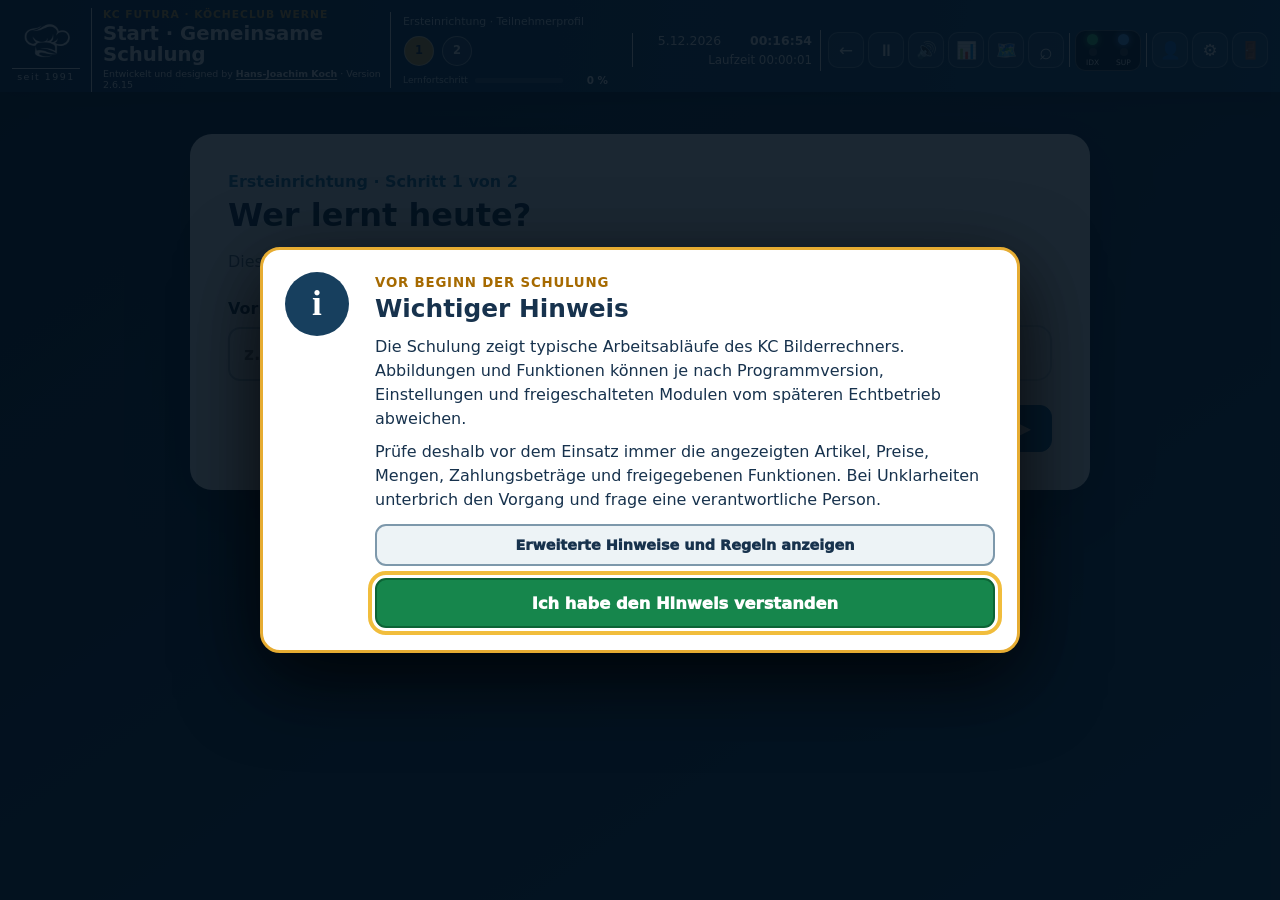
<file: index.html>
<!doctype html>
<html lang="de">
<head>
  <meta charset="utf-8">
  <meta name="viewport" content="width=device-width,initial-scale=1">
  <meta name="theme-color" content="#0b2942">
  <link rel="stylesheet" href="shared/unified-header.css">
  <title>KC FUTURA · Gemeinsame Schulung</title>
  <style>
    :root{--navy:#0b2942;--blue:#174e73;--gold:#efb13c;--green:#2b9665;--paper:#fff;--text:#143047;--muted:#5a7080;--line:#cedbe4}
    *{box-sizing:border-box}body{margin:0;min-height:100vh;font-family:Segoe UI,system-ui,Arial,sans-serif;background:linear-gradient(145deg,#071523,#123e61);color:#fff}.hidden{display:none!important}button,input{font:inherit}button{cursor:pointer}.shell{width:min(1500px,calc(100% - 24px));margin:auto;padding:12px 0 28px}.topbar{min-height:92px;display:grid;grid-template-columns:minmax(290px,1fr) minmax(360px,1.35fr) minmax(330px,1fr);gap:18px;align-items:center}.brand{display:flex;align-items:center;gap:13px}.brand img{width:62px;height:62px;object-fit:contain;border-radius:13px;background:#fff;padding:5px}.brand small{color:var(--gold);font-weight:900;letter-spacing:.06em}.brand h1{font-size:1.55rem;margin:.18rem 0}.head-progress{text-align:center}.head-progress strong{display:block;margin-bottom:7px}.bar{height:10px;border-radius:99px;background:#ffffff2c;overflow:hidden}.bar i{display:block;height:100%;width:0;background:linear-gradient(90deg,var(--gold),#ffe08a);border-radius:inherit}.head-meta{display:flex;justify-content:center;gap:18px;color:#d6e4ed;font-size:.86rem;margin-top:7px}.head-actions{display:flex;justify-content:flex-end;align-items:center;gap:9px}.db-cluster{display:flex;gap:7px;align-items:center;padding:8px 10px;border:1px solid #52738b;border-radius:13px;background:#081f33}.db-item{display:flex;align-items:center;gap:5px;font-size:.76rem}.led{width:12px;height:12px;border-radius:50%;background:#778792;box-shadow:0 0 0 2px #ffffff18}.led.green{background:#38d47e;box-shadow:0 0 9px #38d47e}.led.yellow{background:#ffc43d;box-shadow:0 0 9px #ffc43d}.led.red{background:#ff5757;box-shadow:0 0 9px #ff5757}.icon{width:42px;height:42px;border:1px solid #66849a;border-radius:11px;background:#102f49;color:#fff;font-size:1.1rem}.panel{background:var(--paper);color:var(--text);border-radius:22px;padding:clamp(20px,3vw,38px);box-shadow:0 22px 60px #0006}.splash{min-height:620px;display:grid;place-items:center;text-align:center;background:radial-gradient(circle at 50% 35%,#174e73,#081d30 68%);border-radius:24px}.splash img{width:130px;height:130px;object-fit:contain;background:#fff;border-radius:26px;padding:12px}.splash h2{font-size:clamp(2rem,5vw,4.2rem);margin:20px 0 8px}.splash p{color:#d9e7ef;font-size:1.2rem}.loader{width:220px;height:7px;margin:25px auto;background:#ffffff22;border-radius:99px;overflow:hidden}.loader i{display:block;height:100%;background:var(--gold);animation:load 1.2s ease forwards}@keyframes load{from{width:0}to{width:100%}}.setup{max-width:900px;margin:30px auto}.step-mark{color:#2678a7;font-weight:900}.setup h2{font-size:2rem;margin:.3rem 0}.setup p{color:var(--muted);line-height:1.55}.form-grid{display:grid;grid-template-columns:1fr 1fr;gap:16px;margin:24px 0}.field{display:grid;gap:7px;font-weight:850}.field input{padding:14px;border:2px solid #afc0cc;border-radius:12px;font-size:1.08rem}.choice-row{display:grid;grid-template-columns:repeat(3,1fr);gap:12px;margin:20px 0}.choice{border:2px solid var(--line);border-radius:15px;padding:16px;background:#f6f9fb;text-align:left;color:var(--text)}.choice.selected{border-color:#2786bd;background:#eaf6ff;box-shadow:0 0 0 4px #2786bd22}.choice strong{display:block;font-size:1.1rem}.choice small{display:block;color:var(--muted);margin-top:5px}.actions{display:flex;justify-content:flex-end;gap:12px;margin-top:24px}.primary,.secondary{border-radius:12px;padding:13px 20px;font-weight:900}.primary{border:1px solid #1467a2;background:#1467a2;color:#fff}.secondary{border:1px solid #aebfca;background:#eef4f7;color:var(--text)}.welcome-line{display:flex;justify-content:space-between;align-items:flex-start;gap:18px}.welcome-line h2{font-size:2rem;margin:.2rem 0}.welcome-line p{color:var(--muted)}.continue-card{margin:22px 0;padding:20px;border-radius:17px;background:linear-gradient(135deg,#0f4164,#17668f);color:#fff;display:flex;justify-content:space-between;align-items:center;gap:20px}.continue-card p{margin:5px 0;color:#dcebf3}.continue-card button{background:var(--gold);color:#182634;border:0;border-radius:12px;padding:14px 20px;font-weight:900}.part-grid{display:grid;grid-template-columns:repeat(3,minmax(0,1fr));gap:16px;margin-top:20px}.part{border:2px solid var(--line);border-radius:18px;padding:20px;background:#fbfdfe}.part.recommended{border-color:#31966d;box-shadow:0 0 0 4px #31966d18}.part.spielewelt{border-color:#2e8b61;background:linear-gradient(160deg,#f2faf6,#fbfdfe)}.part.spielewelt .part-number{background:#1e6848}.part.spielewelt #spieleweltHost .kc-spielewelt{border:0;background:none;padding:0;margin:8px 0 0}.part.spielewelt #spieleweltHost .kc-spielewelt-kopf{display:none}.part.spielewelt #spieleweltHost .kc-spielewelt-liste{grid-template-columns:1fr;gap:7px}.part.spielewelt #spieleweltHost button{display:grid;width:100%;text-align:left;margin:0;padding:9px 11px;border:1px solid #cfe2d8;border-radius:11px;background:#fff;color:#17324d;font-weight:800}.part.spielewelt #spieleweltHost .kc-spielewelt-spiel.offen{border-color:#2e8b61;box-shadow:0 0 0 2px #2e8b6122}.part.spielewelt #spieleweltHost .kc-spielewelt-spiel.zu{background:#f4f7f9;color:#54697d;opacity:1}.part.spielewelt #spieleweltHost .kc-spielewelt-spiel small{color:#54697d}.part.spielewelt #spieleweltHost .kc-spielewelt-leiter{grid-template-columns:40px 1fr;border:2px solid #b8912f;background:#fffdf5;margin-top:10px}.part.spielewelt #spieleweltHost .kc-spielewelt-leiter.zu{border-color:#cfd8de;background:#f4f7f9}.part.spielewelt #spieleweltHost .kc-spielewelt-leiter em{grid-column:2;text-align:left;max-width:none}.part-head{display:flex;gap:13px;align-items:center}.part-number{width:48px;height:48px;border-radius:14px;display:grid;place-items:center;background:var(--navy);color:#fff;font-weight:950;font-size:1.25rem}.part h3{margin:0;font-size:1.3rem}.part p{color:var(--muted);line-height:1.45;min-height:62px}.part-meta{display:flex;gap:8px;flex-wrap:wrap;margin:13px 0}.tag{padding:5px 9px;border-radius:99px;background:#e8f0f5;font-size:.77rem;font-weight:850}.part button,.part a{display:block;width:100%;text-align:center;text-decoration:none;border:0;border-radius:11px;padding:11px;background:#175f8c;color:#fff;font-weight:900;margin-top:8px}.part details{border-top:1px solid var(--line);margin-top:14px;padding-top:10px}.part summary{cursor:pointer;font-weight:850}.lesson-links{display:grid;gap:7px;margin-top:9px}.lesson-links a{background:#edf4f8;color:#174c6d;text-align:left;margin:0}.profile-menu{position:relative}.profile-pop{position:absolute;right:0;top:50px;width:270px;padding:14px;background:#fff;color:var(--text);border-radius:14px;box-shadow:0 15px 45px #0006;z-index:5}.profile-pop button{width:100%;margin-top:8px;padding:10px;border:1px solid var(--line);border-radius:9px;background:#f1f6f8;color:var(--text)}
    .coach-grid{display:grid;grid-template-columns:1fr 1fr;gap:16px;margin:20px 0}.coach-card{border:2px solid var(--line);border-radius:18px;padding:14px;background:#f6f9fb;color:var(--text)}.coach-card.selected{border-color:#2786bd;background:#eaf6ff;box-shadow:0 0 0 4px #2786bd22}.coach-main{display:grid;grid-template-columns:92px 1fr;gap:14px;align-items:center;cursor:pointer}.coach-main img{width:92px;height:112px;object-fit:cover;object-position:top;border-radius:13px;background:#dce8ef}.coach-main strong{display:block;font-size:1.2rem}.coach-main small{display:block;color:var(--muted);margin-top:5px}.voice-picks{display:grid;grid-template-columns:1fr 1fr auto;gap:8px;margin-top:13px;padding-top:12px;border-top:1px solid var(--line)}.voice-picks label{display:flex;align-items:center;gap:6px;padding:9px;border:1px solid #b7c8d3;border-radius:9px;background:#fff;font-weight:750;cursor:pointer}.voice-test{border:1px solid #176b9d;border-radius:9px;padding:9px 12px;background:#176b9d;color:#fff;font-weight:850}.voice-status{min-height:20px;margin:8px 2px 0!important;font-size:.82rem;color:#32617d!important}.no-coach{margin-top:12px;width:100%;text-align:center}.no-coach.selected{border-color:#2786bd;background:#eaf6ff}.sound-line{display:flex!important;grid-template-columns:auto 1fr!important;align-items:center;margin-top:16px}.coach-card:focus-visible,.no-coach:focus-visible{outline:3px solid var(--gold);outline-offset:2px}
    .part.qm{border-color:#d3a436;background:linear-gradient(180deg,#fffdf5,#fbfdfe)}
/* Kapitel 4 - angekuendigt, aber noch nicht da. Bewusst zurueckhaltend: die Kachel soll
   sichtbar machen, dass etwas kommt, ohne sich neben die fertigen Teile zu draengen. */
.part.dp2{border-color:#7c93a8;background:linear-gradient(180deg,#f6f9fb,#fbfdfe)}
.part.dp2 .part-number{background:#54697d}
.part.soon{opacity:.92}
.part.soon .lesson-links span{display:block;padding:7px 0;color:#54697d;font-size:.9rem}
.soon-note{display:inline-block;margin:4px 0 2px;padding:9px 14px;border-radius:99px;
  background:#eef3f7;border:2px dashed #7c93a8;color:#3d5163;font-weight:850;font-size:.9rem}.part.qm .part-number{background:#9b7010}
    @media(max-width:1050px){.topbar{grid-template-columns:1fr auto}.head-progress{grid-column:1/-1;grid-row:2}.part-grid{grid-template-columns:1fr 1fr}.db-item span:last-child{display:none}}@media(max-width:700px){.shell{width:calc(100% - 12px)}.topbar{grid-template-columns:1fr}.head-actions{justify-content:flex-start;flex-wrap:wrap}.head-progress{grid-row:auto}.form-grid,.choice-row,.part-grid,.coach-grid{grid-template-columns:1fr}.voice-picks{grid-template-columns:1fr 1fr}.voice-test{grid-column:1/-1}.welcome-line,.continue-card{display:block}.continue-card button{margin-top:12px;width:100%}}
  </style>
</head>
<body>
<div class="shell">
  <section id="splash" class="splash">
    <div><img src="academy/assets/kc_logo.webp" alt="Köcheclub Werne"><small>Köcheclub Werne · seit 1991</small><h2>KC FUTURA</h2><p>Die gemeinsame interaktive Schulung</p><div class="loader"><i></i></div><small>FUTURA 3.14 · Academy Beta 2.6.15</small></div>
  </section>

  <div id="app" class="hidden">
    <header class="topbar">
      <div class="brand"><img src="academy/assets/kc_logo.webp" alt="Köcheclub Werne"><div><small>KC FUTURA · GEMEINSAME SCHULUNG</small><h1>Wissen und Sicherheit</h1></div></div>
      <div class="head-progress"><strong id="headerPosition">Dein Lernweg</strong><div class="bar"><i id="headerBar"></i></div><div class="head-meta"><span id="headerProgress">0 % abgeschlossen</span><span id="headerTime">ca. 60–90 Min. gesamt</span></div></div>
      <div class="head-actions"><div id="dbCluster" class="db-cluster" aria-label="Datenbankstatus"></div><div class="profile-menu"><button id="profileButton" class="icon" aria-label="Teilnehmerprofil">👤</button><div id="profilePop" class="profile-pop hidden"><b id="profilePopName"></b><button id="editProfile">Profil ändern</button><button id="changeParticipant">Anderer Teilnehmer</button></div></div><button id="settingsButton" class="icon" aria-label="Einstellungen">⚙️</button></div>
    </header>

    <main id="setup" class="panel setup hidden">
      <section id="setupOne"><span class="step-mark">Ersteinrichtung · Schritt 1 von 2</span><h2>Wer lernt heute?</h2><p>Diese Angaben werden nur auf diesem Gerät gespeichert und in allen Schulungsteilen verwendet.</p><div class="form-grid"><label class="field">Vorname *<input id="setupName" maxlength="40" autocomplete="given-name" placeholder="z. B. Hans"></label><div class="field">Anrede<div class="choice-row" style="grid-template-columns:1fr 1fr;margin:0"><button class="choice selected" data-address="du"><strong>Du</strong></button><button class="choice" data-address="sie"><strong>Sie</strong></button></div></div></div><div class="actions"><button id="setupNext" class="primary" disabled>Weiter ▶</button></div></section>
      <section id="setupTwo" class="hidden"><span class="step-mark">Ersteinrichtung · Schritt 2 von 2</span><h2>Wer soll dich begleiten?</h2><p>Wähle Laura oder Marc und höre dir beide verfügbaren Stimmen direkt an. Die Auswahl gilt anschließend für Teil 1 und Teil 2.</p><div class="coach-grid"><article class="coach-card selected" data-coach="laura" tabindex="0"><div class="coach-main"><img src="academy/assets/avatars_clean/laura.png" alt="Laura"><div><strong>Laura</strong><small>Ruhig, freundlich und ermutigend</small></div></div><div class="voice-picks"><label><input type="radio" name="lauraVoice" value="one" checked> Stimme 1</label><label><input type="radio" name="lauraVoice" value="two"> Stimme 2</label><button class="voice-test" type="button" data-test-coach="laura">🔊 Stimme testen</button></div><p id="lauraVoiceStatus" class="voice-status" aria-live="polite"></p></article><article class="coach-card" data-coach="marc" tabindex="0"><div class="coach-main"><img src="academy/assets/avatars_clean/marc.png" alt="Marc"><div><strong>Marc</strong><small>Klar, praktisch und motivierend</small></div></div><div class="voice-picks"><label><input type="radio" name="marcVoice" value="one" checked> Stimme 1</label><label><input type="radio" name="marcVoice" value="two"> Stimme 2</label><button class="voice-test" type="button" data-test-coach="marc">🔊 Stimme testen</button></div><p id="marcVoiceStatus" class="voice-status" aria-live="polite"></p></article></div><button class="choice no-coach" data-coach="none"><strong>Ohne Begleitung</strong><small>Nur Texte, Markierungen und Aufgaben</small></button><label class="field sound-line"><input id="setupSound" type="checkbox" checked> Erklärungen und Tipps vorlesen</label><div class="actions"><button id="setupBack" class="secondary">← Zurück</button><button id="setupFinish" class="primary">Einrichtung abschließen</button></div></section>
    </main>

    <main id="home" class="panel hidden">
      <div class="welcome-line"><div><span class="step-mark">DEIN PERSÖNLICHER LERNPFAD</span><h2 id="welcomeName">Willkommen</h2><p>Wähle einen Bereich oder setze an der empfohlenen Stelle fort.</p></div><span id="overallBadge" class="tag">0 % abgeschlossen</span></div>
      <section class="continue-card"><div><strong id="continueTitle">Empfohlener nächster Schritt</strong><p id="continueText">Beginne mit Teil 1.1 und lerne zuerst die Oberfläche kennen.</p></div><button id="continueLearning">Jetzt weiterlernen ▶</button></section>
      <div class="part-grid">
        <article class="part recommended"><div class="part-head"><span class="part-number">1</span><div><h3>Pflichtschulung</h3><small>Bedienung des Bilderrechners</small></div></div><p>Grundlagen, Sonderfunktionen und eine praktische Abschlussübung.</p><div class="part-meta"><span class="tag">3 Abschnitte</span><span class="tag">ca. 45–60 Min.</span><span class="tag">Pflicht</span></div><a href="training-video/index.html?entry=unified&module=quick">Teil 1 beginnen</a><details><summary>Inhalte anzeigen</summary><div class="lesson-links"><a href="training-video/index.html?entry=unified&module=quick">1.1 Grundlagen und Verkauf</a><a href="training-video/index.html?entry=unified&module=advanced">1.2 Sonderfunktionen</a><a href="training-video/index.html?entry=unified&module=practice">1.3 Praxisprüfung</a></div></details></article>
        <article class="part"><div class="part-head"><span class="part-number">2</span><div><h3>FUTURA Academy</h3><small>Praxissituationen und Kommunikation</small></div></div><p>Geschichten, Entscheidungen, Gästeverhalten und zusätzliche Lernfolgen.</p><div class="part-meta"><span class="tag">33 Folgen</span><span class="tag">je ca. 3–8 Min.</span><span class="tag">Erweiterung</span></div><button id="openPartTwo">Teil 2 öffnen</button><details><summary>Inhalte anzeigen</summary><div id="academyContents" class="lesson-links"><a href="#" data-academy-module="reklamation">Reklamationsmanagement</a><a href="#" data-academy-module="jugend">Jugendschutz</a><a href="#" data-academy-module="">Alle Academy-Folgen</a></div></details></article>
        <article class="part"><div class="part-head"><span class="part-number">3</span><div><h3>Vertiefung</h3><small>Wiederholen und Ergebnisse</small></div></div><p>Freiwillige Wiederholungen, Lernstand, Zertifikat und spätere Zusatzmodule.</p><div class="part-meta"><span class="tag">Freiwillig</span><span class="tag">Dynamisch</span></div><a href="training-video/index.html?entry=unified&view=dashboard">Lernstand und Extras</a><details><summary>Inhalte anzeigen</summary><div class="lesson-links"><a href="training-video/index.html?entry=unified&view=dashboard">Gesamter Lernstand</a><a href="training-video/index.html?entry=unified&module=practice">Praxis wiederholen</a><a href="academy/merksatz.html">🔑 Mein Merksatz</a></div></details></article>
        <!-- Kapitel 4: die Dienstplan-Schulung gibt es noch nicht. Diese Kachel kuendigt sie an
             und fuehrt bewusst NICHT irgendwohin - ein Verweis, der auf eine leere Seite zeigt,
             ist schlimmer als gar keiner. Sobald die Schulung steht, wird das <span> hier zu
             einem <a href="dienstplan-schulung/index.html"> und die Klasse "soon" faellt weg. -->
        <article class="part dp2 soon"><div class="part-head"><span class="part-number">4</span><div><h3>Dienstplan</h3><small>Wunsch-, Soll- und Istplan mit KC DP2</small></div></div><p>Das Dienstplanprogramm des Köcheclubs: Wunschzeiten der Mitglieder erfassen, daraus den Sollplan bauen, die tatsächlich geleisteten Zeiten gegenhalten und am Ende jedem sein Personenkonto zeigen. Die Schulung dazu entsteht gerade.</p><div class="part-meta"><span class="tag">Wunschplan</span><span class="tag">Sollplan</span><span class="tag">Istzeiten</span><span class="tag">Personenkonto</span></div><span class="soon-note" role="status">🚧 Befindet sich noch im Aufbau</span><details><summary>Was hier einmal stehen wird</summary><div class="lesson-links"><span>Wunschzeiten eintragen und aus Excel einlesen</span><span>Balken setzen, verschieben, verlängern und löschen</span><span>Vom Wunschplan zum Sollplan</span><span>Istzeiten aus der Kasse übernehmen</span><span>Ist-Abgleich und Prüfprotokoll</span><span>Personenkonto und Druckansicht</span></div></details></article>
        <article class="part qm"><div class="part-head"><span class="part-number">5</span><div><h3>QM-Handbuch</h3><small>Clubregeln und Praxisleitfaden</small></div></div><p>Das Qualitätshandbuch für alle Mitglieder – gut lesbar, direkt durchsuchbar und druckbereit.</p><div class="part-meta"><span class="tag">Für alle Mitglieder</span><span class="tag">Inhaltsverzeichnis</span><span class="tag">Druckbar</span></div><a href="qm-handbuch/index.html">Kapitel 5 öffnen</a><details><summary>Funktionen anzeigen</summary><div class="lesson-links"><a href="qm-handbuch/index.html#dokumentenuebersicht">Inhaltsverzeichnis und Sprungmarken</a><a href="qm-handbuch/index.html#teil-a-clubhandbuch">Teil A · Clubhandbuch</a><a href="qm-handbuch/index.html#teil-b-praxisleitfaden-veranstaltung-und-weihnachtsmarkt">Teil B · Veranstaltungsleitfaden</a></div></details></article>

        <!-- 02.09.2026 (Betreiber), zweiter Anlauf: "Es gibt ja die Uebersichtsseite, wo alles
             liegt - Schulung 1, Academy, QM-Handbuch, Dienstplanschulung - und da muss auch
             die Spielewelt hin." Beim ersten Mal hatte ich sie nur als Streifen unter das
             Raster gehaengt. Sie gehoert als gleichwertige Kachel ins Raster, mit Nummer wie
             die anderen Bereiche. Die Zahlen im Kasten fuellt das Skript weiter unten. -->
        <article class="part spielewelt"><div class="part-head"><span class="part-number">6</span><div><h3>Spielewelt</h3><small>Pausenspiele und Abschlussmodul</small></div></div><p>Dreizehn Spiele für die Pause – vom Memory bis zum Balance-Duell – und am Ende die Karriereleiter mit 418 Fragen als Prüfungsvorbereitung.</p><div class="part-meta"><span class="tag" id="spieleweltStand">Spiele werden geladen</span><span class="tag">Eigene Motive wählbar</span><span class="tag">Drei Schwierigkeiten</span></div><a href="games/spielpause/index.html">Spielewelt öffnen</a><details><summary>Alle Spiele und Motive anzeigen</summary><div id="spieleweltHost"></div><div class="lesson-links"><a href="games/spielpause/index.html">Motiv-Studio: Mitglieder, Academy-Avatare, Küche, Weihnachtsmarkt</a><a href="academy/karriereleiter/index.html">KC Karriereleiter · 418 Fragen und Aufgaben</a></div></details></article>
      </div>
    </main>
  </div>
</div>
<script>
(()=>{
 const PROFILE_KEY='kcFuturaLauncherProfileV1',TRAINING_KEY='kc_training_profile_v0254';
 const $=id=>document.getElementById(id),read=(k,f={})=>{try{return JSON.parse(localStorage.getItem(k)||JSON.stringify(f))}catch{return f}},write=(k,v)=>localStorage.setItem(k,JSON.stringify(v));
 let profile=read(PROFILE_KEY,null),draft={name:'',addressMode:'du',coach:'laura',voiceVariant:'one',sound:true};
 function progress(){const t=read(TRAINING_KEY,{});return Math.round((Number(t.quick||0)+Number(t.advanced||0)+Number(t.practice||0))/3)}
 function sources(){const configured=read('kcFuturaDataSourcesV1',null);return Array.isArray(configured)?configured.filter(x=>x.enabled!==false):[{id:'local',label:'Lokal',status:'green',enabled:true},{id:'supabase',label:'Cloud',status:localStorage.getItem('kcSupabaseConfig')?'green':'yellow',enabled:true}]}
 function renderSources(){$('dbCluster').innerHTML=sources().map(s=>`<div class="db-item" title="${s.label}: ${s.status}"><i class="led ${s.status||'yellow'}"></i><span>${s.label}</span></div>`).join('')}
 function academyUrl(module=''){const u=new URL('academy/index.html',location.href);if(module)u.searchParams.set('module',module);u.searchParams.set('name',profile.name);u.searchParams.set('coach',profile.coach==='marc'?'marc':'laura');u.searchParams.set('voice',profile.voiceVariant||'one');u.searchParams.set('address',profile.addressMode);u.searchParams.set('source','unified-home');u.searchParams.set('part','2');u.searchParams.set('return','../index.html');return u.href}
 function saveProfile(){profile={version:1,...draft,updatedAt:new Date().toISOString()};write(PROFILE_KEY,profile);const old=read(TRAINING_KEY,{});write(TRAINING_KEY,{...old,name:profile.name,addressMode:profile.addressMode,gender:profile.coach==='marc'?'male':'female',assistant:profile.coach!=='none',voiceVariant:profile.voiceVariant||'one',sound:profile.sound,save:true});write('kcFuturaUnifiedParticipantV1',{version:1,id:old.participantId||crypto.randomUUID?.()||`kc-${Date.now()}`,displayName:profile.name,addressMode:profile.addressMode,coach:profile.coach==='marc'?'marc':'laura',voiceVariant:profile.voiceVariant||'one',updatedAt:new Date().toISOString()});window.KCLearningProgressCore?.setParticipant?.({name:profile.name,addressMode:profile.addressMode,id:old.participantId||''})}
 function showHome(){const pct=progress();$('setup').classList.add('hidden');$('home').classList.remove('hidden');$('welcomeName').textContent=(profile.addressMode==='sie'?'Willkommen, ':'Schön, dass du da bist, ')+profile.name;$('overallBadge').textContent=`${pct} % abgeschlossen`;$('headerProgress').textContent=`${pct} % abgeschlossen`;$('headerBar').style.width=pct+'%';$('profilePopName').textContent=profile.name;renderSources();if(pct>=100){$('continueTitle').textContent='Teil 1 ist abgeschlossen';$('continueText').textContent=profile.addressMode==='sie'?'Sie können jetzt mit Teil 2 in der FUTURA Academy fortfahren.':'Du kannst jetzt mit Teil 2 in der FUTURA Academy fortfahren.';$('continueLearning').textContent='Teil 2 starten ▶';$('continueLearning').onclick=()=>location.href=academyUrl()}else{$('continueLearning').onclick=()=>location.href='training-video/index.html?entry=unified&view=dashboard'}}
 function selectedVoice(coach=draft.coach){return document.querySelector(`input[name="${coach}Voice"]:checked`)?.value||draft.voiceVariant||'one'}
 function chooseSetupVoice(coach,variant){const voices=speechSynthesis.getVoices().filter(v=>/^de/i.test(v.lang));const female=voices.filter(v=>/katja|hedda|heda|anna|female/i.test(v.name));const male=voices.filter(v=>/stefan|conrad|male/i.test(v.name));const list=coach==='marc'?(male.length?male:voices):(female.length?female:voices);return list[variant==='two'&&list.length>1?1:0]||voices[0]||null}
 function testSetupVoice(coach){const variant=selectedVoice(coach),status=$(coach+'VoiceStatus');draft.coach=coach;draft.voiceVariant=variant;document.querySelectorAll('[data-coach]').forEach(x=>x.classList.toggle('selected',x.dataset.coach===coach));speechSynthesis.cancel();const u=new SpeechSynthesisUtterance(coach==='marc'?'Hallo, ich bin Marc. Gemeinsam gehen wir die Schulung klar und verständlich durch.':'Hallo, ich bin Laura. Gemeinsam gehen wir die Schulung ruhig und Schritt für Schritt durch.');u.lang='de-DE';u.rate=variant==='one'?.86:.98;u.pitch=coach==='marc'?(variant==='one'?.96:1.04):(variant==='one'?1.05:.97);u.voice=chooseSetupVoice(coach,variant);u.onend=()=>status.textContent='Stimmprobe beendet.';u.onerror=()=>status.textContent='Die Stimme konnte auf diesem Gerät nicht wiedergegeben werden.';speechSynthesis.speak(u);status.textContent=`${coach==='marc'?'Marc':'Laura'} · Stimme ${variant==='two'?'2':'1'} wird getestet.`}
 function showSetup(){draft=profile?{voiceVariant:'one',...profile}:{name:'',addressMode:'du',coach:'laura',voiceVariant:'one',sound:true};$('home').classList.add('hidden');$('setup').classList.remove('hidden');$('setupOne').classList.remove('hidden');$('setupTwo').classList.add('hidden');$('setupName').value=draft.name||'';$('setupSound').checked=draft.sound!==false;$('setupNext').disabled=!draft.name;document.querySelectorAll('[data-address]').forEach(x=>x.classList.toggle('selected',x.dataset.address===draft.addressMode));document.querySelectorAll('[data-coach]').forEach(x=>x.classList.toggle('selected',x.dataset.coach===draft.coach));const voice=document.querySelector(`input[name="${draft.coach}Voice"][value="${draft.voiceVariant||'one'}"]`);if(voice)voice.checked=true}
 setTimeout(()=>{$('splash').classList.add('hidden');$('app').classList.remove('hidden');profile?showHome():showSetup()},1250);
 $('setupName').oninput=e=>{draft.name=e.target.value.trim();$('setupNext').disabled=draft.name.length<2};document.querySelectorAll('[data-address]').forEach(b=>b.onclick=()=>{draft.addressMode=b.dataset.address;document.querySelectorAll('[data-address]').forEach(x=>x.classList.toggle('selected',x===b))});$('setupNext').onclick=()=>{$('setupOne').classList.add('hidden');$('setupTwo').classList.remove('hidden')};$('setupBack').onclick=()=>{$('setupTwo').classList.add('hidden');$('setupOne').classList.remove('hidden')};document.querySelectorAll('[data-coach]').forEach(b=>{const select=()=>{draft.coach=b.dataset.coach;if(draft.coach!=='none')draft.voiceVariant=selectedVoice(draft.coach);document.querySelectorAll('[data-coach]').forEach(x=>x.classList.toggle('selected',x===b))};b.onclick=e=>{if(!e.target.closest('.voice-picks'))select()};b.onkeydown=e=>{if((e.key==='Enter'||e.key===' ')&&!e.target.closest('.voice-picks')){e.preventDefault();select()}}});document.querySelectorAll('input[name$="Voice"]').forEach(r=>r.onchange=()=>{const coach=r.name.startsWith('marc')?'marc':'laura';draft.coach=coach;draft.voiceVariant=r.value;document.querySelectorAll('[data-coach]').forEach(x=>x.classList.toggle('selected',x.dataset.coach===coach))});document.querySelectorAll('[data-test-coach]').forEach(b=>b.onclick=e=>{e.stopPropagation();testSetupVoice(b.dataset.testCoach)});$('setupFinish').onclick=()=>{draft.sound=$('setupSound').checked;if(draft.coach!=='none')draft.voiceVariant=selectedVoice(draft.coach);speechSynthesis.cancel();saveProfile();showHome()};$('profileButton').onclick=()=>$('profilePop').classList.toggle('hidden');$('editProfile').onclick=showSetup;$('changeParticipant').onclick=()=>{profile=null;localStorage.removeItem(PROFILE_KEY);showSetup()};$('settingsButton').onclick=showSetup;$('openPartTwo').onclick=()=>location.href=academyUrl();document.querySelectorAll('[data-academy-module]').forEach(a=>a.onclick=e=>{e.preventDefault();location.href=academyUrl(a.dataset.academyModule)});
})();
</script>
<script src="academy/deployment-config.js"></script>
<script src="academy/secure-storage-core.js?v=2.3.1"></script>
<script src="cores/learning-progress-core/learning-progress-core.js?v=1.0.0"></script>
<script src="cores/codex-core/codex-core.js?v=1.0.0"></script>
<script src="academy/supabase-adapter.js"></script>
<script src="cores/database-security-core/database-security-core.js"></script>
<script src="shared/global-search-catalog.js?v=2.6.15"></script>
<script src="shared/unified-header.js"></script>
<script>
  /* Spielewelt-Kachel auf der Startseite einsetzen, sobald die gemeinsame Kopfzeile
     geladen ist. Faellt sie aus, bleibt die Seite unveraendert - kein leerer Kasten. */
  (function(){const host=document.querySelector('#spieleweltHost');if(!host)return;
    const setzen=()=>{if(!window.KCSpielewelt)return false;
      host.innerHTML=window.KCSpielewelt.kachelHtml();
      window.KCSpielewelt.kachelVerdrahten(host);
      const stand=document.querySelector('#spieleweltStand');
      if(stand){const alle=window.KCSpielewelt.spiele.length;
        const frei=window.KCSpielewelt.spiele.filter(window.KCSpielewelt.freigeschaltet).length;
        stand.textContent=`${frei} von ${alle} Spielen frei`}
      return true};
    if(!setzen()){let n=0;const t=setInterval(()=>{if(setzen()||++n>40)clearInterval(t)},120)}
  })();
</script>
</body>
</html>
</file>
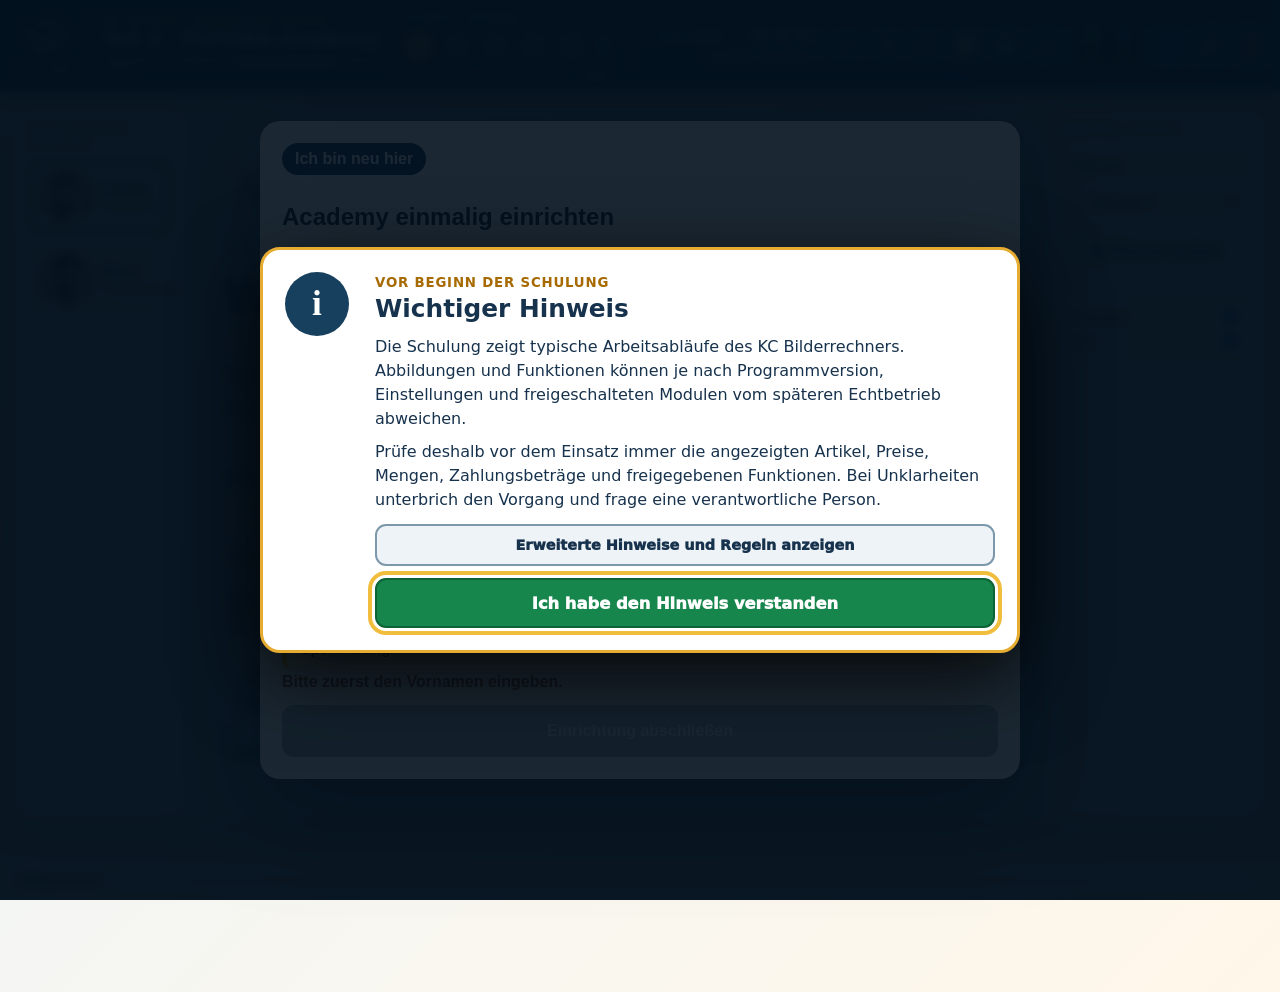
<file: academy/index.html>
<!doctype html>
<html lang="de">
<head>
  <meta charset="utf-8">
  <meta name="viewport" content="width=device-width,initial-scale=1,viewport-fit=cover">
  <meta name="theme-color" content="#102d4c">
  <title>KC FUTURA · Teil 2 Academy · Beta 2.6.15</title>
  <link rel="stylesheet" href="styles.css">
  <link rel="stylesheet" href="../shared/unified-header.css">
</head>
<body>
<div id="app" class="app-shell">
  <header class="topbar">
    <div class="brand">
      <div class="brand-logo"><img src="assets/kc_logo.webp" alt="Köcheclub Werne"><span>seit 1991</span></div>
      <div>
        <small>KC FUTURA · Köcheclub Werne</small>
        <h1>Teil 2 · Academy</h1>
        <p>Erstellt &amp; Designed by: Hans-Joachim Koch</p>
      </div>
    </div>
    <div id="sceneProgress" class="scene-progress" aria-label="Szenenfortschritt" hidden></div>
    <div id="voiceMonitor" class="voice-monitor is-ready" role="status" aria-live="polite" aria-label="Audio- und Stimmenstatus">
      <div class="voice-scope" aria-hidden="true"><i></i><i></i><i></i><i></i><i></i><i></i><i></i><i></i><i></i></div>
      <span id="voiceMonitorText">Ton bereit</span>
    </div>
    <div class="time-core" aria-label="Zeitinformationen">
      <span id="dateDisplay">--.--.----</span>
      <strong id="clockDisplay">--:--:--</strong>
      <span id="elapsedDisplay">Laufzeit 00:00:00</span>
    </div>
    <div class="top-actions">
      <button id="backBtn" class="ghost" disabled>← Zurück</button>
      <button id="pauseBtn" class="ghost">⏸ Pause</button>
      <div class="sound-control-wrap"><button id="soundBtn" class="icon-btn" aria-label="Ton ein oder aus">🔊</button><div id="volumePopover" class="volume-popover" hidden><label for="headerVolume">Lautstärke <b id="headerVolumeValue">7/10</b></label><div class="volume-range-wrap"><input id="headerVolume" type="range" min="1" max="10" step="0.5" value="7" list="volumeTicks"><datalist id="volumeTicks"><option value="1"><option value="2"><option value="3"><option value="4"><option value="5"><option value="6"><option value="7"><option value="8"><option value="9"><option value="10"></datalist><div class="volume-ticks" aria-hidden="true"><i></i><i></i><i></i><i></i><i></i><i></i><i></i><i></i><i></i><i></i><i></i><i></i><i></i><i></i><i></i><i></i><i></i><i></i><i></i></div><div class="volume-scale"><span>1</span><span>2</span><span>3</span><span>4</span><span>5</span><span>6</span><span>7</span><span>8</span><span>9</span><span>10</span></div></div></div></div>
      <button id="dashboardBtn" class="icon-btn" aria-label="Mein Lernstand öffnen" title="Mein Lernstand">📊</button>
      <button id="roadmapBtn" class="icon-btn" aria-label="Academy-Roadmap öffnen" title="Academy-Roadmap">🗺️</button>
      
      <span class="status-separator" aria-hidden="true"></span><div class="db-status-cluster" aria-label="Datenbankstatus"><div class="db-status-pair" title="IndexedDB"><span id="indexedLed" class="status-led led-off"></span><span id="indexedTrafficLed" class="status-led traffic-led"></span></div><div class="db-status-pair" title="Supabase"><span id="supabaseLed" class="status-led led-off"></span><span id="supabaseTrafficLed" class="status-led traffic-led"></span></div></div><button id="settingsBtn" class="icon-btn" aria-label="Einstellungen öffnen" title="Einstellungen">⚙️</button>
      <button id="exitBtn" class="icon-btn danger" aria-label="Academy verlassen" title="Academy verlassen">🚪</button>
    </div>
  </header>
  <main id="screen" aria-live="polite"></main>
  <footer class="footerbar">
    <span id="progressLabel">Bereit</span>
    <div class="progress"><i id="progressBar"></i></div>
    <button id="repeatBtn" class="ghost" hidden>Noch einmal hören</button>
  </footer>
</div>

<div id="settingsModal" class="modal-shell" hidden>
  <div class="modal-card settings-modal" role="dialog" aria-modal="true" aria-labelledby="settingsTitle">
    <button id="settingsClose" class="modal-close" aria-label="Einstellungen schließen">×</button>
    <h2 id="settingsTitle">Meine Academy-Einstellungen</h2>
    <div class="settings-tabs user-settings-tabs">
      <button class="settings-tab active" data-tab="general">Lernen &amp; Ton</button>
      <button class="settings-tab" data-tab="design">Darstellung</button>
    </div>
    <section class="settings-pane active" data-pane="general">
      <div class="settings-grid">
        <label>Hauptcoach<select id="modalCoach"><option value="laura">Laura</option><option value="marc">Marc</option></select></label>
        <label>Anrede<select id="modalAddress"><option value="du">Du</option><option value="sie">Sie</option></select></label>
        <label>Sprechgeschwindigkeit<input id="modalRate" type="range" min="0.75" max="1.15" step="0.05" value="1"></label>
        <label class="checkline"><input id="modalSubtitles" type="checkbox"> Untertitel anzeigen</label>
        <label class="checkline"><input id="modalSound" type="checkbox"> Ton aktiv</label>
        <label>Lautstärke <b id="modalVolumeValue">7/10</b><input id="modalVolume" type="range" min="1" max="10" step="0.5" value="7"></label>
        <label>Quiz-Schwierigkeit<select id="modalDifficultyMode"><option value="auto">Automatisch (empfohlen)</option><option value="beginner">Anfänger</option><option value="advanced">Fortgeschritten</option><option value="expert">Experte</option></select></label>
        <label>Quiz-Voreinstellung<select id="modalQuizMode"><option value="standard">Standard mit Ansage und 3-2-1</option><option value="short">Immer verkürzen und sofort freigeben</option></select></label>
        <label class="checkline"><input id="modalShuffleAnswers" type="checkbox"> Antworten pro Durchgang mischen</label>
        <label class="checkline"><input id="modalCountdown" type="checkbox"> Countdown 3-2-1 anzeigen</label>
        <label class="checkline"><input id="modalAutoContinue" type="checkbox"> Kapitel automatisch fortsetzen</label>
        <label class="checkline"><input id="modalSkipIntroductions" type="checkbox"> Figurenvorstellungen überspringen</label>
        <label class="checkline"><input id="modalOpenLast" type="checkbox"> Letzte Folge beim Start anbieten</label>
        <label>Startansicht<select id="modalEpisodeView"><option value="episodes">Nach Folgen</option><option value="categories">Nach Kategorien</option></select></label><label class="checkline"><input id="modalRememberView" type="checkbox"> Letzte Ansicht merken</label>
      </div>
      <div class="audio-tuv-card">
        <div><b>Programminterner Audio-TÜV</b><p id="audioTuvStatus" class="settings-note">Noch nicht geprüft.</p></div>
        <button id="runAudioTuv" class="secondary" type="button">Audio und Stimme prüfen</button>
      </div>
      <p class="settings-note">Änderungen gelten sofort und werden lokal gespeichert.</p>
    </section>
    <section class="settings-pane" data-pane="voice">
      <div class="voice-provider-row"><label>Sprachquelle<select id="voiceProvider"><option value="local">Gespeichertes Voice Pack / Aufnahme</option><option value="system">Gerätestimme (nur Notfall)</option><option value="elevenlabs">ElevenLabs</option><option value="openai">OpenAI TTS</option><option value="azure">Microsoft Azure Speech</option></select></label><button id="voiceExportConfig" class="secondary">Voice-Konfiguration exportieren</button></div>
      <div id="elevenLabsPanel" class="elevenlabs-panel" hidden>
        <h3>KC Voice Provider – vorbereitete Cloud-Anbindung</h3><p class="settings-note">Ein gemeinsamer Supabase-Zugang schützt die geheimen Anbieter-Schlüssel. In FUTURA werden nur Projekt-URL, veröffentlichbarer Schlüssel und die feste Stimme je Figur eingetragen.</p>
        <div class="elevenlabs-config-grid"><label>Supabase-Projekt-URL oder Funktions-URL<input id="elevenEndpoint" type="url" value="https://iddudrxuihdodnvejxcp.supabase.co" readonly title="Projekt-URL ist für Future Academy bereits eingetragen"></label><label>Supabase Publishable / Anon Key<input id="elevenAnonKey" type="password" autocomplete="off" placeholder="sb_publishable_… oder eyJ…"></label><label>Provider-Modell<select id="elevenModel"></select></label><label>Stimme der ausgewählten Figur<input id="elevenVoiceId" type="text" placeholder="Voice-ID oder Voice-Name"></label><label id="providerInstructionsLabel">Sprechregie / Stil<textarea id="providerInstructions" rows="3" placeholder="Natürlich, freundlich und klar auf Deutsch sprechen."></textarea></label><label>Ausgabeformat<select id="providerOutputFormat"></select></label></div>
        <div class="provider-summary" id="providerSummary"></div><div class="checkline-row"><label class="checkline"><input id="elevenAutoGenerate" type="checkbox"> Nach Textänderungen automatisch neu erzeugen</label></div><div class="provider-actions"><button id="elevenSaveConfig" class="secondary">Verbindung speichern</button><button id="elevenTest" class="secondary">Verbindung testen</button><button id="elevenGenerateCurrent" class="primary">Aktuelle Stimme neu erzeugen</button><button id="elevenGenerateAll" class="primary">Alle veralteten Stimmen aktualisieren</button></div><p id="elevenStatus" class="settings-note">Noch nicht eingerichtet. Anbieter-Schlüssel bleiben ausschließlich als Supabase Secrets gespeichert.</p>
      </div>
      <div class="voice-studio-grid">
        <div>
          <label>Figur<select id="voiceCharacter"></select></label>
          <label>Dialog<select id="voiceDialog"></select></label>
          <label>Text<textarea id="voiceText" rows="6" readonly></textarea></label>
        </div>
        <div class="recorder-card">
          <div id="recordingStatus" class="recording-status">Bereit</div>
          <div class="recorder-actions">
            <button id="recordStart" class="primary">● Aufnahme starten</button>
            <button id="recordStop" class="secondary" disabled>■ Stoppen</button>
            <button id="recordPlay" class="secondary" disabled>▶ Anhören</button>
            <button id="recordSave" class="primary" disabled>Speichern</button>
            <button id="recordDelete" class="ghost" disabled>Löschen</button>
          </div>
          <label class="upload-label">Audiodatei importieren<input id="audioUpload" type="file" accept="audio/*"></label>
          <p class="settings-note">Aufnahmen werden im Browser gespeichert und können später exportiert oder durch professionelle Audiodateien ersetzt werden. Bei fehlender Aufnahme nutzt FUTURA weiterhin die Gerätestimme.</p>
        </div>
      </div>
    </section>

    <section class="settings-pane" data-pane="character">
      <h3>KC Character Studio 1.0</h3>
      <p class="settings-note">Figurenprofile zentral prüfen und für spätere Folgen vorbereiten. Änderungen werden nur lokal in dieser Academy gespeichert.</p>
      <div class="character-studio-grid">
        <div class="character-list" id="characterStudioList"></div>
        <div class="character-editor">
          <img id="characterStudioImage" alt="Figurenvorschau">
          <label>Name<input id="characterStudioName" type="text"></label>
          <label>Rolle<input id="characterStudioRole" type="text"></label>
          <label>Vorstellung<textarea id="characterStudioIntro" rows="7"></textarea></label>
          <div class="actions"><button id="characterStudioPreview" class="secondary">▶ Vorstellung anhören</button><button id="characterStudioSave" class="primary">Profil speichern</button><button id="characterStudioReset" class="ghost-dark">Zurücksetzen</button></div>
        </div>
      </div>
    </section>
    <section class="settings-pane" data-pane="design">
      <h3>KC Design Core 0.1 – vorbereitet</h3>
      <p>Hier können später Farbschemata, Kontrast, Schriftgröße und saisonale Designs verwaltet werden.</p>
      <div class="theme-preview-row">
        <button class="theme-preview selected" data-theme="classic"><span></span>Klassisch Blau</button>
        <button class="theme-preview" data-theme="winter"><span></span>Winter</button>
        <button class="theme-preview" data-theme="contrast"><span></span>Hoher Kontrast</button>
      </div>
      <div class="design-controls"><label>Schriftgröße<input id="designFontScale" type="range" min="0.9" max="1.2" step="0.05" value="1"></label><label>Bewegungen reduzieren<input id="designReduceMotion" type="checkbox"></label></div>
    </section>
  </div>
</div>

<div id="dashboardModal" class="modal-shell" hidden>
  <div class="modal-card dashboard-modal" role="dialog" aria-modal="true" aria-labelledby="dashboardTitle">
    <button id="dashboardClose" class="modal-close" aria-label="Mein Lernstand schließen">×</button>
    <h2 id="dashboardTitle">Mein Lernstand</h2>
    <div id="dashboardContent"></div>
  </div>
</div>

<div id="roadmapModal" class="modal-shell" hidden>
  <div class="modal-card roadmap-modal" role="dialog" aria-modal="true" aria-labelledby="roadmapTitle">
    <button id="roadmapClose" class="modal-close" aria-label="Roadmap schließen">×</button>
    <h2 id="roadmapTitle">KC FUTURA Academy · Roadmap</h2>
    <p class="settings-note">Folgen, Entwicklungsstand und automatische Metadaten aus dem KC Scene Core.</p>
    <div id="roadmapContent"></div>
  </div>
</div>

<div id="docsModal" class="modal-shell" hidden>
  <div class="modal-card docs-modal" role="dialog" aria-modal="true" aria-labelledby="docsTitle">
    <button id="docsClose" class="modal-close" aria-label="Projektunterlagen schließen">×</button>
    <h2 id="docsTitle">KC FUTURA Academy · Projektunterlagen</h2>
    <p class="settings-note">Verbindliche Grundlagen für Entwicklung, Studio, TÜV und Roadmap.</p>
    <div id="docsContent" class="docs-grid"></div>
  </div>
</div>



<div id="kcUpdateBanner" class="kc-update-banner" hidden><b>Neue Academy-Version verfügbar.</b><span id="kcUpdateText"></span><button id="kcUpdateNow" class="primary">Neue Version laden</button></div>
<div id="diagnosticsModal" class="modal-shell" hidden><div class="modal-card compact diagnostics-modal" role="dialog" aria-modal="true" aria-labelledby="diagnosticsTitle"><button id="diagnosticsClose" class="modal-close" aria-label="Systemstatus schließen">×</button><h2 id="diagnosticsTitle">KC FUTURA · Systemstatus</h2><div id="diagnosticsContent" class="system-status-grid"></div><div class="actions diagnostics-actions"><button id="diagnosticsRun" class="primary">System prüfen</button><button id="diagnosticsSupportExport" class="secondary" hidden>Supportbericht erstellen</button><button id="diagnosticsSupportMail" class="secondary" hidden>Per E-Mail senden</button></div><p class="settings-note">Bei Problemen zuerst „System prüfen“ drücken. Danach den Supportbericht erstellen und per E-Mail senden.</p></div></div>
<div id="adminPinModal" class="modal-shell" hidden><div class="modal-card compact" role="dialog" aria-modal="true" aria-labelledby="adminPinTitle"><h2 id="adminPinTitle">Geschützter Academy-Bereich</h2><p>Bitte vierstelligen Superadmin-Code eingeben.</p><input id="adminPinInput" class="admin-pin-input" type="password" inputmode="numeric" pattern="[0-9]*" maxlength="4" autocomplete="off"><p id="adminPinError" class="admin-error" aria-live="polite"></p><div class="actions"><button id="adminPinCancel" class="secondary">Abbrechen</button><button id="adminPinConfirm" class="primary">Öffnen</button></div></div></div>
<div id="episodeEditorModal" class="modal-shell" hidden><div class="modal-card episode-editor-modal" role="dialog" aria-modal="true" aria-labelledby="episodeEditorTitle"><button id="episodeEditorClose" class="modal-close" aria-label="Baukasten schließen">×</button><h2 id="episodeEditorTitle">KC FUTURA Academy · Geschützter Bereich</h2><div class="admin-tabs"><button class="admin-tab active" data-admin-tab="episodes">Episoden</button><button class="admin-tab" data-admin-tab="systemtexts">Systemtexte</button><button class="admin-tab" data-admin-tab="voice">Einstellungen &amp; KC Voice Studio</button><button class="admin-tab" data-admin-tab="docs">Projektunterlagen</button><button class="admin-tab" data-admin-tab="reports">Teilnehmer &amp; Statistik</button><button class="admin-tab" data-admin-tab="system">Systemstatus</button><button class="admin-tab" data-admin-tab="database">Datenbank &amp; Sicherheit</button><button class="admin-tab" data-admin-tab="quality">Installation &amp; Qualität</button><button class="admin-tab" data-admin-tab="dbnetwork">Datenbank-Netzwerk</button><button class="admin-tab" data-admin-tab="configuration">Systemkonfiguration</button></div><section class="admin-pane active" data-admin-pane="episodes"><p class="settings-note">Folgen, Szenen, Sprecher, Texte, Fragen, Antworten und Extra-Tipps bearbeiten. Änderungen werden verschlüsselt lokal gespeichert.</p><div class="episode-editor-grid"><aside><h3>Episoden</h3><div id="episodeEditorList" class="episode-editor-list"></div></aside><aside><h3>Szenen</h3><div id="episodeEditorScenes" class="episode-editor-scenes"></div></aside><section id="episodeEditorForm" class="episode-editor-form"></section></div></section><section class="admin-pane" data-admin-pane="systemtexts"><div id="systemTextEditor"></div></section><section class="admin-pane" data-admin-pane="voice"><div class="admin-shortcuts"><button id="adminOpenSettings" class="primary">Einstellungen öffnen</button><button id="adminOpenVoice" class="secondary">Direkt zum KC Voice Studio</button></div><p class="settings-note">Provider, Voice-IDs, Testansagen und Voice Packs werden im vorhandenen Voice Studio verwaltet.</p></section><section class="admin-pane" data-admin-pane="docs"><div id="adminDocsContent" class="docs-grid"></div></section><section class="admin-pane" data-admin-pane="reports"><div id="adminLearningReport"></div></section><section class="admin-pane" data-admin-pane="database"><div id="databaseSecurityAdmin"></div></section><section class="admin-pane" data-admin-pane="quality"><div id="installationQualityAdmin"></div></section><section class="admin-pane" data-admin-pane="dbnetwork"><div id="universalDatabaseNetworkAdmin"></div></section><section class="admin-pane" data-admin-pane="configuration"><div id="systemConfigurationAdmin"></div></section><section class="admin-pane" data-admin-pane="system"><div id="adminSystemStatus" class="system-status-grid"></div><section class="performance-monitor" aria-labelledby="performanceMonitorTitle"><div class="performance-monitor-head"><h3 id="performanceMonitorTitle">Datenbank-Geschwindigkeit</h3><button id="performanceRefresh" class="secondary" type="button" title="Geschwindigkeit beider Datenbanken neu messen">Neu messen</button></div><div id="performanceGauges" class="performance-gauges" aria-live="polite"></div></section><section class="cloud-device-monitor" aria-labelledby="cloudDeviceMonitorTitle"><div class="performance-monitor-head"><div><h3 id="cloudDeviceMonitorTitle">Geräte &amp; Live-Synchronisation</h3><p class="settings-note">Gerätename, letzter Kontakt und Übertragungszähler der aktuellen Cloud-Sitzung.</p></div><button id="cloudDeviceRefresh" class="secondary" type="button" title="Geräteliste und Synchronisationswerte aktualisieren">Aktualisieren</button></div><div class="device-name-editor"><label>Gerätename<input id="cloudDeviceName" type="text" maxlength="60" placeholder="z. B. iPad Küche"></label><button id="cloudDeviceSave" class="primary" type="button" title="Gerätenamen verschlüsselt speichern und an Supabase melden">Gerätenamen speichern</button></div><div id="cloudSyncCounters" class="cloud-sync-counters" aria-live="polite"></div><div id="cloudDeviceList" class="cloud-device-list" aria-live="polite"></div><p class="settings-note">Hinweis: Ohne echtes Supabase-Superadmin-Konto zeigt RLS nur Geräte derselben anonymen Cloud-Sitzung. Eine vereinsweite Gesamtliste wird im nächsten Authentifizierungs-Sprint freigeschaltet.</p></section><div class="supabase-admin-card"><h3>Supabase-Onlineanbindung</h3><p class="settings-note status-ok"><b>Projekt erkannt:</b> Future Academy · iddudrxuihdodnvejxcp · Frankfurt</p><p class="settings-note">Hier werden nur die veröffentlichbare Projekt-URL und der Publishable Key gespeichert. Geheime Schlüssel gehören niemals in die Academy.</p><div class="cloud-assistant" id="cloudAssistant">
<div class="cloud-project-summary"><div><b>Projekt</b><span>Future Academy</span></div><div><b>Region</b><span>Frankfurt</span></div><div><b>Projekt-ID</b><span>iddudrxuihdodnvejxcp</span></div><div><b>Tabelle</b><span>academy_encrypted_events</span></div></div>
<div class="elevenlabs-config-grid cloud-config-grid"><label>Supabase-Projekt-URL<input id="supabaseProjectUrl" type="url" value="https://iddudrxuihdodnvejxcp.supabase.co" readonly title="Projekt-URL ist für Future Academy bereits eingetragen"></label><label>Supabase Publishable Key<div class="secret-input-wrap"><input id="supabasePublishableKey" type="password" autocomplete="off" placeholder="sb_publishable_…"><button id="supabaseKeyToggle" type="button" class="icon-button" title="Publishable Key anzeigen oder verbergen" aria-label="Publishable Key anzeigen oder verbergen">👁</button></div></label></div>
<div id="supabaseChecklist" class="cloud-checklist" aria-live="polite"><span data-check="url">○ Projekt-URL</span><span data-check="key">○ Publishable Key</span><span data-check="auth">○ Anonyme Anmeldung</span><span data-check="db">○ Datenbank</span><span data-check="rls">○ RLS</span><span data-check="sync">○ Synchronisation</span></div>
<div class="cloud-options"><label class="checkline"><input id="supabaseEnabled" type="checkbox"> Online-Synchronisation aktivieren</label><label class="checkline"><input id="supabaseAutoSync" type="checkbox" checked> Automatisch synchronisieren</label><label class="checkline"><input id="supabaseOfflineAllowed" type="checkbox" checked> Offline weiterarbeiten</label><label>Synchronisationsintervall<select id="supabaseSyncInterval"><option value="30">30 Sekunden</option><option value="60">1 Minute</option><option value="300">5 Minuten</option></select></label></div>
<div class="provider-actions"><button id="supabaseSave" class="primary" disabled>Verbindung speichern</button><button id="supabaseTest" class="secondary" disabled>Verbindung testen</button><button id="supabaseSyncNow" class="secondary" disabled>Jetzt synchronisieren</button></div>
<div id="supabaseTestDetails" class="cloud-test-details" hidden></div><p id="supabaseAdminMessage" class="settings-note" aria-live="polite">Bitte den Publishable Key einfügen.</p>
</div></div></section><p id="episodeEditorStatus" class="settings-note" aria-live="polite"></p></div></div>
<div id="firstRunModal" class="modal-shell" hidden><div class="modal-card first-run-modal" role="dialog" aria-modal="true" aria-labelledby="firstRunTitle"><div class="first-run-badge">Ich bin neu hier</div><h2 id="firstRunTitle">Academy einmalig einrichten</h2><p class="first-run-lead" id="firstRunLead">Danach erkennt die Academy dich auf diesem Gerät automatisch und Laura oder Marc begrüßt dich direkt.</p><div class="first-run-grid"><label class="field first-run-name" id="firstRunNameLabel">Dein Vorname *<input id="firstRunName" type="text" maxlength="40" autocomplete="given-name" placeholder="z. B. Hans"></label><fieldset class="first-run-fieldset"><legend>Anrede</legend><label><input type="radio" name="firstRunAddress" value="du" checked> Du</label><label><input type="radio" name="firstRunAddress" value="sie"> Sie</label></fieldset><fieldset class="first-run-fieldset"><legend id="firstRunCoachLegend">Wer soll dich begrüßen?</legend><label><input type="radio" name="firstRunCoach" value="laura" checked> Laura</label><label><input type="radio" name="firstRunCoach" value="marc"> Marc</label></fieldset><label class="form-check first-run-check"><input id="firstRunSave" class="form-check-input" type="checkbox" checked disabled><span class="form-check-label">Namen, Teilnehmer-ID und Lernstand auf diesem Gerät sicher speichern</span></label><label class="form-check first-run-check"><input id="firstRunUpdateCheck" class="form-check-input" type="checkbox" checked><span class="form-check-label">Jetzt und künftig automatisch nach einer neuen Academy-Version suchen</span></label></div><div class="first-run-note"><b>Automatisch:</b> persönliche Teilnehmer-ID, Wiederherstellungscode und verschlüsselte Speicherung.</div><p id="firstRunHint" class="name-hint">Bitte zuerst den Vornamen eingeben.</p><button id="firstRunContinue" class="primary" disabled>Einrichtung abschließen</button></div></div><div id="participantChoiceModal" class="modal-shell" hidden><div class="modal-card compact participant-choice-modal" role="dialog" aria-modal="true" aria-labelledby="participantChoiceTitle"><h2 id="participantChoiceTitle">Diesen Namen gibt es bereits</h2><p id="participantDuplicateCount"></p><p id="participantChoiceHint">Wähle „Das bin ich“, um deinen vorhandenen Lernstand mit dem Wiederherstellungscode zu übernehmen. Sonst verwende bitte einen anderen Namen.</p><div class="participant-choice-actions"><button id="participantSame" class="secondary">Das bin ich</button><button id="participantDifferent" class="primary">Anderen Namen verwenden</button></div><div id="participantRecoveryArea" hidden><label>Wiederherstellungscode<input id="participantRecoveryCode" type="text" maxlength="20" placeholder="z. B. KALLE-4827"></label><button id="participantClaim" class="primary">Lernstand übernehmen</button></div><p id="participantChoiceError" class="admin-error" aria-live="polite"></p><button id="participantChoiceCancel" class="ghost-dark">Abbrechen</button></div></div><div id="participantCodeModal" class="modal-shell" hidden><div class="modal-card compact participant-code-modal" role="dialog" aria-modal="true" aria-labelledby="participantCodeTitle"><h2 id="participantCodeTitle">Dein persönlicher Wiederherstellungscode</h2><p id="participantCodeHint">Bewahre diesen Code sicher auf. Damit kannst du deinen Lernstand später auf einem anderen Gerät übernehmen.</p><div id="participantCodeValue" class="participant-code-value"></div><div class="actions"><button id="participantCodeCopy" class="secondary">Code kopieren</button><button id="participantCodeContinue" class="primary">Weiter zur Academy</button></div></div></div><div id="exitModal" class="modal-shell" hidden>
  <div class="modal-card compact" role="dialog" aria-modal="true" aria-labelledby="exitTitle">
    <h2 id="exitTitle">Academy verlassen?</h2>
    <p>Der gespeicherte Fortschritt bleibt erhalten. Möchten Sie die Schulung wirklich verlassen?</p>
    <div class="actions">
      <button id="exitCancel" class="secondary">Zurück zur Academy</button>
      <button id="exitConfirm" class="danger-button">Ja, verlassen</button>
    </div>
  </div>
</div>

<script src="deployment-config.js?v=2.6.15"></script>
<script src="secure-storage-core.js?v=2.6.15-r1"></script>
<script src="../cores/learning-progress-core/learning-progress-core.js?v=1.0.0"></script>
<script src="../cores/codex-core/codex-core.js?v=1.0.0"></script>
<script src="../shared/participant-data-core.js?v=2.6.15"></script>
<script src="../shared/spoken-text-core.js?v=2.6.15"></script>
<script src="../shared/adaptive-quiz-catalog.js?v=2.6.15"></script>
<script src="../shared/rueckstellprobe-quiz.js?v=2.6.15"></script>
<script src="../shared/mantaplatte-quiz.js?v=2.6.15"></script>
<script src="../shared/adaptive-quiz-core.js?v=2.6.15"></script>
<script src="supabase-adapter.js?v=2.6.15"></script>
<script src="../cores/database-security-core/database-security-core.js?v=2.6.15"></script>
<script src="../cores/universal-database-connector-core/universal-database-connector-core.js?v=2.6.15"></script>
<script src="kc-voice-provider.js"></script>
<script src="staffel-1-immersion-v2.js?v=2.1.0"></script>
<script src="../shared/merksatz-pool.js"></script>
<script src="../shared/merksatz-core.js"></script>
<script>
KCSecureStorage.ready.then(()=>{
  const script=document.createElement('script');
  script.src='app.js?v=2.6.15-immersion-ui-3';
  document.body.appendChild(script);
});
</script>

<script src="configuration-core.js?v=2.6.15"></script>
<script src="installation-manager-core.js?v=2.6.15"></script>
<script src="project-health-regression-core.js?v=2.6.15"></script>
<script src="version-update-release-core.js?v=2.6.15"></script>

<script src="../shared/global-search-catalog.js?v=2.6.15"></script>
<script src="../shared/unified-header.js"></script>
</body>
</html>
</file>
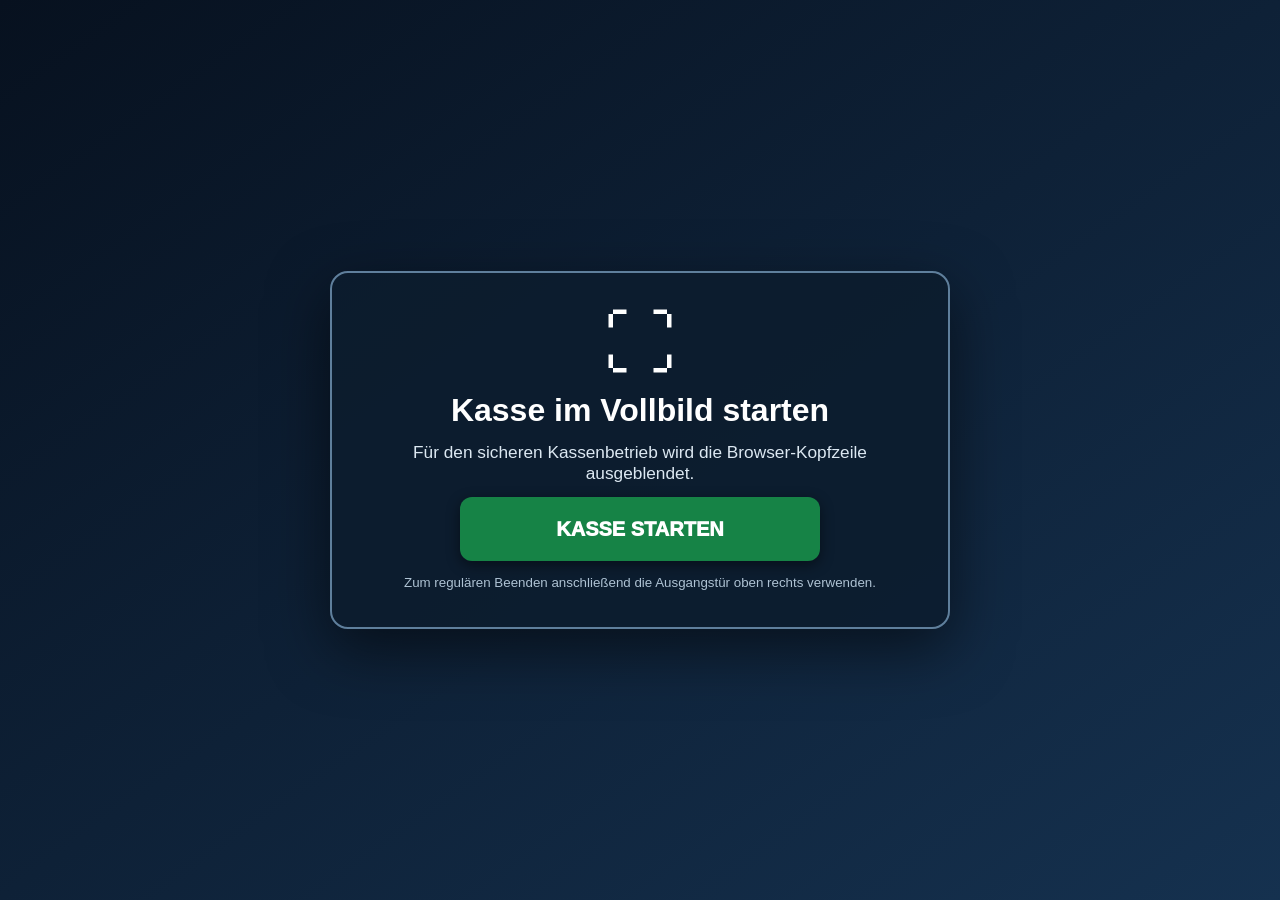
<file: pos/index.html>
<!doctype html>
<html lang="de">
<head>
  <meta charset="utf-8">
  <meta name="viewport" content="width=device-width, initial-scale=1, viewport-fit=cover">
  <meta name="theme-color" content="#07111f">
  <title>KC MarktKasse · Kasse</title>
  <link rel="manifest" href="manifest.webmanifest">
  <link rel="stylesheet" href="styles.css">
  <link rel="stylesheet" href="pos-ui-profile-consumer.css">
  <link rel="stylesheet" href="event-program-display.css">
  <link rel="stylesheet" href="time-clock-pos.css">
  <link rel="stylesheet" href="kc-sync-status-leds.css">
  <script defer src="../cores/notification-core/notification-core.js"></script>
  <script defer src="../cores/product-info-core/product-info-core.js"></script>
  <style id="tablet-critical-css">
    /* Kritische Tablet-Regeln direkt in index.html: verhindert Layoutsprung auf GitHub Pages. */
    html,body{min-width:0;min-height:100%;overscroll-behavior:none}
    button,input,select{touch-action:manipulation}
    .display-settings-button{min-width:54px;min-height:54px;font-size:24px;border-radius:14px}
    @media (pointer:coarse){button{min-height:46px}.product-tile{min-height:138px}.category-tabs button{min-height:52px}}
    @media (max-width:1180px),(max-height:820px){
      .app-header{position:sticky;top:0;z-index:20}
      .main-layout{grid-template-columns:minmax(0,1fr) minmax(300px,36vw)}
      .product-grid{gap:10px}.product-tile{min-height:126px}.mode-strip{overflow-x:auto;white-space:nowrap}
    }
    @media (orientation:portrait) and (max-width:900px){
      .app-header{position:static}.main-layout{grid-template-columns:1fr}.cart-area{min-height:250px}.status-footer{overflow-x:auto}
    }
  </style>
</head>
<body class="public-beta">
<div id="app" class="app-shell">
  <header class="app-header">
    <button class="brand-block secret-trigger" id="secretTrigger" aria-label="Köcheclub Werne">
      <img id="clubLogo" src="assets/kochmuetze-weiss.png" alt="">
      <span class="brand-text">
        <strong id="clubName">Köcheclub Werne</strong>
        <small id="eventName">Weihnachtsmarkt 2026</small>
      </span>
    </button>

    <div class="header-info">
      <div class="info-cell"><strong id="registerName" class="register-name-solo">Kasse 1</strong><small id="operatorName" style="display:none;"></small></div>
      <div class="info-cell compact"><span>VERSION</span><strong id="version">V0.31.3.6 R12</strong></div>
      <div class="info-cell date-cell date-cell-inline"><strong id="dateText">24.12.2026</strong><strong id="timeText">16:32</strong></div>
      <div class="operator-mini-dashboard">
        <span id="shiftStatus">Schicht aktiv</span>
        <span id="cashStatus">Wechselgeld OK</span>
        <span id="modeStatus">Normalbetrieb</span>
      </div>
    </div>

    <div class="header-status">
      <button id="screenLockBtn" class="header-tool-button screen-lock-button" type="button" title="Bildschirm abdunkeln und sperren" aria-label="Bildschirm abdunkeln und sperren">🔒</button>
      <button id="cashSoundBtn" class="cash-sound-button active" type="button" title="Kassenton ausschalten" aria-label="Kassenton eingeschaltet" aria-pressed="true"><span aria-hidden="true">🔊</span></button>
      <span class="supabase-led-group" title="Online-Sicherung: noch nicht eingerichtet" aria-label="Online-Sicherung noch nicht eingerichtet">
        <span class="supabase-led"></span><span class="supabase-led"></span>
      </span>
      <button class="menu-button" id="menuBtn">☰<small>MENÜ</small></button>
      <button id="mirrorLayoutBtn" class="header-tool-button mirror-layout-button" type="button" title="Verkaufsfläche spiegeln (für Linkshänder)" aria-label="Verkaufsfläche spiegeln" aria-pressed="false">⇄</button>
      <button id="headerExitBtn" class="header-tool-button header-exit-button" type="button" title="Programm verlassen" aria-label="Programm verlassen">🚪</button>
    </div>
  </header>

  <section class="mode-strip">
    <button id="operatorBtn" class="operator-button"><span>👤 <b id="operatorBtnName">Hans</b></span><small id="operatorConfirmState">aktiv</small></button>
    <label class="product-search-wrap">🔎 <input id="productSearchInput" placeholder="Artikel suchen"></label>
    <div class="mode-quick-switches" aria-label="Betriebsmodi">
      <button id="trainingModeTopBtn" class="mode-quick-button" type="button"><span class="mode-led"></span><span>Trainingsmodus</span></button>
      <button id="rushModeBtn" class="mode-quick-button" type="button"><span class="mode-led"></span><span>Stoßzeiten</span></button>
      <button id="happyHourQuickBtn" class="mode-quick-button happy-hour-quick" type="button" hidden><span class="mode-led"></span><span id="happyHourQuickText">Happy Hour</span></button>
    </div>
    <div class="mode-message-center" aria-label="Kassenmeldungen">
      <div id="notificationBar" class="notification-bar cart-notification" aria-live="polite" aria-atomic="true">Kasse bereit</div>
      <button type="button" id="messageHistoryBtn" class="message-history-button" title="Vorherige Meldung anzeigen; gedrückt halten für Meldungsverlauf" aria-label="Meldungsverlauf">↶</button>
    </div>
    <button id="openingAssistantBtn" class="opening-compact">☀ Öffnen</button>
  </section>

  <main class="main-layout">
<section class="sales-area">
      <section id="workspaceModePanel" class="workspace-mode-panel" aria-live="polite" hidden>
        <div id="workspaceModeText" class="workspace-mode-text"></div>
      </section>
      <nav id="categories" class="category-tabs"></nav>
      <div id="productGrid" class="product-grid"></div>
      <div class="pager" aria-label="Artikelseiten">
        <button type="button" id="productPagePrev" aria-label="Vorherige Artikelseite"><span aria-hidden="true">‹</span><b>ZURÜCK</b></button>
        <div id="productPageDots" class="pager-dots"></div>
        <button type="button" id="productPageNext" aria-label="Nächste Artikelseite"><b>WEITER</b><span aria-hidden="true">›</span></button>
      </div>
    </section>

    <aside class="cart-area">
      <div class="cart-title">
        <div class="cart-heading">
          <span class="cart-heading-icon" aria-label="Einkaufswagen" title="Einkaufswagen">🛒</span>
          <small id="selectedCartHint">Artikel im Einkaufswagen antippen</small>
        </div>
        <div id="cartQuantityBar" class="cart-quantity-bar" aria-label="Menge des markierten Artikels">
          <span>MENGE</span>
          <button type="button" data-cart-qty="1">1</button><button type="button" data-cart-qty="2">2</button><button type="button" data-cart-qty="3">3</button><button type="button" data-cart-qty="4">4</button><button type="button" data-cart-qty="5">5</button><button type="button" data-cart-qty="6">6</button><button type="button" data-cart-qty="7">7</button><button type="button" id="moreQuantityBtn" title="Andere Menge">…</button><button type="button" id="undoQuantityBtn" class="undo-quantity-button" title="Letzte Mengenänderung zurücknehmen" aria-label="Letzte Mengenänderung zurücknehmen">↶</button>
        </div>
        <button id="voidBonBtn" class="void-bon" title="Offenen Bon verwerfen" aria-label="Offenen Bon verwerfen"><span>BON</span> 🗑</button>
      </div>

      <div id="cartList" class="cart-list"></div>

      <div class="cart-summary">
        <div class="summary-meta">
          <span id="positionCount">0 POSITIONEN</span>
          <span class="discount-inline">
            <button id="discountBtn" class="discount-action cart-discount-button" title="Rabatt festlegen">🏷 RABATT</button>
            <span id="discountDisplay" class="discount-summary-value">0,00 € Rabatt</span>
          </span>
        </div>
        <div class="grand-total"><span id="grandTotalLabel" class="grand-total-label">GESAMT <em id="grandTotalTrainingFlag" class="grand-total-training-flag" hidden>TRAININGSMODUS</em></span><strong id="grandTotal">0,00 €</strong></div>
      </div>
    </aside>
  </main>

  <section class="bottom-layout">
    <div class="scanner-card">
      <strong><span class="scan-dot">◉</span> SCANNER</strong>
      <b>Bereit</b>
      <p>Artikel scannen<br>oder auswählen</p>
      <button id="undoLastBtn">↶ Letzter Artikel</button>
    </div>

    <div class="cash-card">
      <h3>BARZAHLUNG</h3>
      <div id="banknotes" class="banknote-row"></div>
      <div id="coins" class="coin-row"></div>
      <!-- Der BAR-Knopf steht bewusst NEBEN "STIMMT SO": wer normal mit Rückgeld abrechnet,
           soll dafür einen eigenen Knopf haben und nicht auf "Stimmt so" ausweichen müssen.
           Er erscheint nur, wenn tatsächlich Geld erfasst und der Betrag gedeckt ist -
           beim normalen Kassieren ohne Geldeingabe ändert sich an dieser Zeile nichts. -->
      <div class="cash-finish-row" id="cashFinishRow">
        <button id="cashChangeBtn" class="change-button" type="button" hidden>BAR · RÜCKGELD</button>
        <button id="exactCashBtn" class="exact-button" type="button" disabled>STIMMT SO · ABSCHLIESSEN ✓</button>
        <button id="roundUpBtn" class="roundup-button">AUFRUNDEN ⤴</button>
      </div>
    </div>

    <div class="change-card">
      <div class="change-card-head">
        <span>RÜCKGELD</span>
        <button type="button" id="undoCashBtn" class="cash-undo" title="Letzte Auswahl eines Scheins oder einer Münze zurücknehmen" aria-label="Letzte Geld-Auswahl zurücknehmen" disabled><b aria-hidden="true">↶</b><small>LETZTE GELDWAHL</small></button>
      </div>
      <div class="change-card-divider"></div>
      <strong id="changeDisplay">0,00 €</strong>
      <em id="changePaymentState" class="change-payment-state">Noch kein Zahlbetrag</em>
      <small>Gegeben: <b id="givenDisplay">0,00 €</b></small>
      <small><span id="dueCaption">Zu zahlen:</span> <b id="dueDisplay">0,00 €</b></small>
    </div>

    <button id="cardBtn" class="card-payment card-payment-disabled" disabled aria-disabled="true" title="EC-Kartenzahlung ist noch nicht verfügbar"><b>EC</b><span>EC-KARTE</span><small>DEAKTIVIERT</small></button>

    <div class="keypad-shell" aria-label="Universeller Zahlenblock">
      <div class="keypad-mode-row">
        <button type="button" data-keypad-mode="cash" class="active">💶 Bargeld</button>
        <button type="button" data-keypad-mode="quantity">× Menge</button>
        <button type="button" data-keypad-mode="discount">% Rabatt</button>
        <button type="button" data-keypad-mode="article">▦ Artikel</button>
        <button type="button" data-keypad-mode="bon">🧾 Bon</button>
        <button type="button" data-keypad-mode="price" class="keypad-control-mode">€ Preis</button>
      </div>
      <div class="keypad-display">
        <span id="keypadModeLabel">BARGELD EINGEBEN</span>
        <strong id="keypadDisplay">0,00 €</strong>
        <small id="keypadHelp">Betrag eingeben. OK übernimmt ihn in die Rückgeldfunktion – der Bon bleibt offen.</small>
      </div>
      <div class="keypad">
        <button data-key="7">7</button><button data-key="8">8</button><button data-key="9">9</button><button data-key="back">⌫</button>
        <button data-key="4">4</button><button data-key="5">5</button><button data-key="6">6</button><button data-key="clear">C</button>
        <button data-key="1">1</button><button data-key="2">2</button><button data-key="3">3</button><button data-key="00">00</button>
        <button data-key=",">,</button><button data-key="0">0</button><button data-key=".">.</button><button data-key="ok" class="ok-key">OK</button>
      </div>
    </div>

    <div class="main-actions" aria-label="Schnellfunktionen auf der ersten Kassenseite">
      <button id="payBtn" class="pay pay-direct" title="Ohne vorherige Geldeingabe wird passend direkt abgerechnet"><span class="pay-label"><b id="payModeTitle">BAR DIREKT</b><small id="payModeDetail">PASSEND ABRECHNEN</small></span><canvas id="checkoutQrMini" class="pay-qr-canvas" width="116" height="116" aria-label="Bezahl-QR CMD-CHECKOUT"></canvas></button>
      <button id="accountChargeBtn" class="account-charge">📄 AUF KONTO</button>
      <button id="staffBtn" class="staff">👥 PERSONAL</button>
      <button id="trainingModeBtn" class="training-action compatibility-mode-button" hidden>🎓 TESTMODUS</button>
      <button id="depositBtn" class="deposit">♻ PFANDRÜCKGABE</button>
      <button id="tipBtn" class="tip">💝 TRINKGELD</button>
      <button id="complaintBtn" class="complaint-action">↩ REKLAMATION</button>
      <button id="printBonBtn" class="print-bon">🧾 BONDRUCK</button>
      <button id="moreBtn" class="more">••• MEHR</button>
    </div>
  </section>

  <footer class="status-footer">
    <span id="localStatus">● Kasse bereit</span>
    <span id="systemHint" class="system-hint">Offlinefähig · lokal gespeichert</span>
    <span id="trainingFooter" style="display:none">🎓 <b>TRAINING</b></span>
    <span id="rushFooter" style="display:none">⚡ <b>STOSSBETRIEB</b></span>
    <button type="button" id="tuvButton" class="tuv-button" title="Internen System-Selbsttest starten">TÜV</button>
    <span id="panicHotspot" aria-label="Status">●</span>
  </footer>
</div>

<dialog id="messageHistoryDialog" class="message-history-dialog">
  <form method="dialog" class="dialog-card message-history-card">
    <div class="message-history-head"><h2>Letzte Meldungen</h2><button value="cancel" aria-label="Schließen">×</button></div>
    <ol id="messageHistoryList" class="message-history-list"></ol>
    <div class="dialog-actions"><button value="cancel">Schließen</button></div>
  </form>
</dialog>

<dialog id="confirmDialog">
  <form method="dialog" class="dialog-card">
    <h2 id="confirmTitle">Bestätigen</h2>
    <p id="confirmText"></p>
    <div class="dialog-actions">
      <button value="cancel">Abbrechen</button>
      <button id="confirmAction" value="confirm" class="danger-action">Bestätigen</button>
    </div>
  </form>
</dialog>

<dialog id="messageDialog">
  <form method="dialog" class="dialog-card centered">
    <h2 id="messageTitle">Hinweis</h2>
    <div id="messageValue" class="message-value">0,00 €</div>
    <p id="messageText"></p>
    <button value="ok" class="primary-action">Fertig</button>
  </form>
</dialog>

<dialog id="moreDialog">
  <form method="dialog" class="dialog-card more-card">
    <button type="button" id="moreDialogCloseX" class="dialog-close-x" aria-label="Mehr-Fenster schließen" title="Schließen">×</button>
    <h2>Weitere Funktionen</h2>
    <div class="more-grid seller-tools-only">
      <button type="button" data-action="lastbon">🧾 Letzten Bon</button>
      <button type="button" data-action="operator">👤 Bediener wechseln</button>
      <button type="button" data-action="tip">Trinkgeld</button>
      <button type="button" data-action="deposit">Pfandrückgabe</button>
      <button type="button" data-action="withdraw">💶 Entnahme</button>
      <button type="button" data-action="reklamation">↩ Reklamation</button>
      <button type="button" data-action="vorfuehrung">🎬 Vorführdaten</button>
      <button type="button" data-action="gutschein">🎁 Gutschein</button>
      <button type="button" id="tokenPayBtn" data-action="wertmarke">🪙 Wertmarke</button>
      <button type="button" data-action="opening">Eröffnung</button>
      <button type="button" data-action="closing">Tagesabschluss</button>
      <button type="button" data-action="cashdeposit">Bargeldübergabe</button>
      <button type="button" data-action="rush">Stoßbetrieb</button>
      <button type="button" data-action="training">Training</button>
      <button type="button" id="accountBalanceOpen">📊 Kontostände</button>
      <button type="button" data-action="currency">💱 Währungsrechner</button>
      <button type="button" data-action="central">Servicefreigabe</button>
      <button type="button" id="layoutQuickToggle" class="kc-ansicht-schalter" title="Zwischen bisheriger und neuer Kassenansicht umschalten"><span class="kc-ansicht-punkt" aria-hidden="true"></span><span class="kc-ansicht-text">Neue Ansicht</span></button>
      <button value="close">Schließen</button>
    </div>
  </form>
</dialog>



<dialog id="currencyDialog">
  <form method="dialog" class="dialog-card currency-card">
    <button type="button" id="currencyDialogCloseX" class="dialog-close-x" aria-label="Währungsrechner schließen" title="Schließen">×</button>
    <div class="currency-head"><div><span class="info-kicker">CURRENCYCORE · ORIENTIERUNGSWERKZEUG</span><h2>Währungsrechner</h2></div><span id="currencyOnlineState" class="currency-status">Offline-Kursbestand</span></div>
    <div class="currency-grid">
      <label>Betrag<input id="currencyAmount" type="number" min="0" step="0.01" value="100"></label>
      <label>Ausgangswährung<select id="currencyFrom"></select></label>
      <button type="button" id="currencySwap" class="currency-swap" title="Währungen tauschen">⇄</button>
      <label>Zielwährung<select id="currencyTo"></select></label>
    </div>
    <section class="currency-result" aria-live="polite"><span id="currencyEquation">100,00 EUR</span><strong id="currencyConverted">–</strong><small id="currencyRateText">Kurs wird berechnet</small></section>
    <div class="currency-meta"><span><b>Quelle:</b> Europäische Zentralbank (ECB)</span><span><b>Kursstand:</b> <span id="currencyRateDate">–</span></span><span><b>Letzter Abruf:</b> <span id="currencyFetchedAt">–</span></span></div>
    <div class="currency-actions"><button type="button" id="currencyRefresh" class="primary-action">↻ Kurse mit Internet abgleichen</button><button type="button" id="currencyHistoryToggle">Historie anzeigen</button></div>
    <div id="currencyHistoryPanel" class="currency-history" hidden><h3>Wechselkurshistorie</h3><div class="currency-table-wrap"><table><thead><tr><th>Abruf</th><th>Kursstand</th><th>Quelle</th><th>Währungen</th><th>Status</th></tr></thead><tbody id="currencyHistoryBody"></tbody></table></div><button type="button" id="currencyHistoryClear" class="quiet-danger">Lokale Historie leeren</button></div>
    <aside class="currency-disclaimer"><b>Hinweis – keine Gewähr:</b> Die angezeigten Wechselkurse dienen ausschließlich der Orientierung. Trotz regelmäßiger Aktualisierung wird keine Gewähr für Richtigkeit, Vollständigkeit oder Aktualität übernommen. Maßgeblich sind die tatsächlich von Banken, Zahlungsdienstleistern oder Wechselstuben verwendeten Kurse. Die ECB veröffentlicht ihre Referenzkurse zu Informationszwecken und rät von ihrer Verwendung für Transaktionen ab.</aside>
    <div class="dialog-actions"><a class="source-link" href="https://www.ecb.europa.eu/stats/policy_and_exchange_rates/euro_reference_exchange_rates/html/index.en.html" target="_blank" rel="noopener">Offizielle ECB-Quelle öffnen</a><button value="close">Schließen</button></div>
  </form>
</dialog>

<dialog id="displaySettingsDialog">
  <form method="dialog" class="dialog-card display-settings-card">
    <div class="display-settings-head">
      <div><span class="info-kicker">KASSENANSICHT</span><h2>Warengruppen und Artikel</h2></div>
      <button value="cancel" class="icon-close" aria-label="Schließen">×</button>
    </div>
    <p class="display-settings-note">Hier wird nur festgelegt, was auf dieser Kasse angezeigt wird. Preise und Stammdaten können hier nicht verändert werden.</p>
    <div class="display-settings-columns">
      <section><h3>Warengruppen</h3><div id="displayGroupList" class="display-check-list"></div></section>
      <section><h3>Artikel</h3><div id="displayArticleList" class="display-check-list article-display-list"></div></section>
    </div>
    <div class="dialog-actions">
      <button value="cancel">Abbrechen</button>
      <button type="button" id="applyDisplaySettings" class="primary-action">Übernehmen</button>
    </div>
  </form>
</dialog>

<dialog id="optionDialog">
  <form method="dialog" class="dialog-card option-card">
    <h2 id="optionTitle">Zusatz wählen</h2>
    <p id="optionSubtitle" class="option-subtitle"></p>
    <div id="optionButtons" class="option-grid"></div>
    <button value="cancel" class="dialog-close">Abbrechen</button>
  </form>
</dialog>


<dialog id="productInfoDialog">
  <form method="dialog" class="dialog-card product-info-card">
    <div class="info-dialog-head">
      <div>
        <span class="info-kicker">ARTIKELINFORMATION</span>
        <h2 id="productInfoTitle">Artikel</h2>
      </div>
      <button value="close" class="icon-close" aria-label="Schließen">×</button>
    </div>
    <img id="productInfoImage" class="product-info-image" alt="">
    <div id="productInfoContent" class="product-info-content"></div>
    <div class="dialog-actions product-info-actions"><button type="button" id="productInfoAusverkauftBtn" class="secondary-action">🚫 Als ausverkauft markieren</button><button type="button" id="productInfoDetailsBtn" class="primary-action">Vollständige Produktinformationen</button><button value="close" class="dialog-close">Schließen</button></div>
  </form>
</dialog>

<dialog id="productDetailsDialog">
  <form method="dialog" class="dialog-card product-details-card">
    <div class="info-dialog-head"><div><span class="info-kicker">PRODUKTDATENBLATT</span><h2 id="productDetailsTitle">Artikel</h2></div><button value="close" class="icon-close" aria-label="Schließen">×</button></div>
    <div id="productDetailsStatus" class="product-data-status"></div>
    <div id="productDetailsContent" class="product-details-content"></div>
    <button value="close" class="dialog-close">Schließen</button>
  </form>
</dialog>

<dialog id="settingsDialog" data-admin-only="true">
  <form method="dialog" class="dialog-card settings-card settings-wide">
    <div class="settings-header">
      <div>
        <span class="info-kicker">GESCHÜTZTER SERVICE</span>
        <h2>Einstellungen</h2>
      </div>
      <button value="cancel" class="icon-close" aria-label="Schließen">×</button>
    </div>

    <div class="settings-tabs" role="tablist">
      <button type="button" class="active" data-settings-tab="general">Grundeinstellungen</button>
      <button type="button" data-settings-tab="layout">Artikelbuttons</button>
      <button type="button" data-settings-tab="deposit">Pfandregeln</button>
      <button type="button" data-settings-tab="groups">Warengruppen</button>
      <button type="button" data-settings-tab="articles">Artikel</button>
      <button type="button" data-settings-tab="packages">📦 Kombi</button>
      <button type="button" data-settings-tab="offers">🏷 Angebote & Happy Hour</button>
      <button type="button" data-settings-tab="system" class="superadmin-only">System</button>
      <button type="button" data-settings-tab="transfer" class="superadmin-only">Import / Export</button>
    </div>

    <section class="settings-panel active" data-settings-panel="general">
      <h3>Kassenidentität</h3>
      <label class="setting-line"><span>Kassen-ID</span><input id="registerIdSetting" value="KASSE-01"></label>
      <label class="setting-line"><span>Kassenname</span><input id="registerNameSetting" value="Kasse 1"></label>
      <h3>Artikelinformationen</h3>
      <label class="toggle-setting">
        <span>
          <strong>Info-I an Artikelbuttons anzeigen</strong>
          <small>Nur Artikel mit hinterlegten Informationen erhalten das grüne I.</small>
        </span>
        <input id="showInfoToggle" type="checkbox">
      </label>
      <label class="toggle-setting">
        <span>
          <strong>Allergenhinweis hervorheben</strong>
          <small>Allergene werden im Informationsfenster besonders deutlich angezeigt.</small>
        </span>
        <input id="highlightAllergensToggle" type="checkbox">
      </label>
      <h3>Bedienung und sichtbare Kassentasten</h3>
      <label class="toggle-setting"><span><strong>Bediener vor jedem Verkauf bestätigen</strong><small>Vor dem ersten Artikel Bediener per QR oder Bedienertaste wählen.</small></span><input id="requireOperatorToggle" type="checkbox"></label>
      <label class="toggle-setting"><span><strong>Taste Personal anzeigen</strong></span><input id="showStaffToggle" type="checkbox"></label>
      <label class="toggle-setting"><span><strong>Neues Kassenlayout</strong><small>Untere Leiste auf einer Höhe, ohne überlappende Knopfbeschriftungen. Ausschalten stellt die bisherige Ansicht unverändert wieder her.</small></span><input id="neuesLayoutToggle" type="checkbox"></label>
      <label class="toggle-setting"><span><strong>Taste Trinkgeld anzeigen</strong></span><input id="showTipToggle" type="checkbox"></label>
      <label class="toggle-setting"><span><strong>Taste Pfandrückgabe anzeigen</strong></span><input id="showDepositToggle" type="checkbox"></label>
      <label class="toggle-setting"><span><strong>Taste Bondruck anzeigen</strong></span><input id="showPrintToggle" type="checkbox"></label>
      <label class="toggle-setting"><span><strong>Bon nach dem Verkauf drucken</strong><small>Trainingsbons werden nie gedruckt.</small></span>
        <select id="bonDruckModus">
          <option value="immer">Immer drucken</option>
          <option value="fragen">Nach jedem Verkauf fragen</option>
          <option value="nie">Nie drucken</option>
        </select></label>
      <p class="setting-help">
        Pro Artikel können Zutaten, Allergene, Inhaltsstoffe, Herkunft, Zubereitungshinweise
        und frei definierte wichtige Hinweise gespeichert werden.
      </p>
    </section>

    <section class="settings-panel" data-settings-panel="layout">
      <h3>Größe und Darstellung</h3>
      <label class="setting-line"><span>Button-Größe</span>
        <select id="buttonSizeSelect">
          <option value="compact">Kompakt – mehr Artikel sichtbar</option>
          <option value="standard">Standard</option>
          <option value="large">Groß – besonders leicht zu treffen</option>
        </select>
      </label>
      <label class="setting-line"><span>Darstellungsart</span>
        <select id="buttonModeSelect">
          <option value="image">Nur Bild mit Textüberlagerung</option>
          <option value="mixed">Bild, Farbe und Text</option>
          <option value="color">Farbige Buttons ohne Bild</option>
          <option value="text">Nur Text</option>
        </select>
      </label>
      <label class="setting-line"><span>Preis anzeigen</span>
        <select id="showPriceSelect">
          <option value="yes">Ja</option>
          <option value="no">Nein</option>
        </select>
      </label>
      <div class="layout-preview">
        <span>Vorschau</span>
        <div id="layoutPreview" class="preview-tile">
          <div class="preview-image"></div>
          <strong>Feuerzangenbowle</strong>
          <b>5,00 €</b>
          <i>i</i>
        </div>
      </div>
    </section>

    <section class="settings-panel" data-settings-panel="deposit">
      <h3>Pfandregel</h3>
      <label class="setting-line"><span>Pfandregel Feuerzangenbowle</span>
        <select id="depositRuleSelect">
          <option value="automatic">Pfand automatisch zusätzlich buchen</option>
          <option value="included">Pfand im angezeigten Gesamtpreis enthalten</option>
          <option value="manual">Pfand immer manuell buchen</option>
        </select>
      </label>
      <p class="setting-help">
        Glaspfand 2,00 € und Feuerzangenpfand 2,00 € werden intern immer getrennt geführt.
      </p>
    </section>


    <section class="settings-panel masterdata-panel" data-settings-panel="groups">
      <div class="masterdata-head">
        <div>
          <h3>Warengruppen</h3>
          <p>Warengruppen für Artikelbuttons, Auswertungen und Drucklisten verwalten.</p>
        </div>
        <span id="groupRecordStatus" class="record-status">Datensatz 1 von 1</span>
      </div>

      <div class="master-toolbar" id="groupToolbar">
        <button type="button" data-command="new">＋ Neu</button>
        <button type="button" data-command="save">💾 Speichern</button>
        <button type="button" data-command="update">↻ Aktualisieren</button>
        <button type="button" data-command="edit">✎ Bearbeiten</button>
        <button type="button" data-command="print">🖨 Drucken</button>
        <button type="button" data-command="import">⇩ Import</button>
        <button type="button" data-command="export">⇧ Export</button>
        <span class="toolbar-separator"></span>
        <button type="button" data-command="first" title="Erster Datensatz">|‹</button>
        <button type="button" data-command="prev" title="Vorheriger Datensatz">‹</button>
        <button type="button" data-command="next" title="Nächster Datensatz">›</button>
        <button type="button" data-command="last" title="Letzter Datensatz">›|</button>
      </div>

      <input id="groupImportFile" type="file" accept=".json,.csv" hidden>

      <div class="master-form two-column">
        <label><span>Warengruppen-Nr. *</span><input id="groupId" maxlength="20"></label>
        <label><span>Bezeichnung *</span><input id="groupName" maxlength="60"></label>
        <label><span>Kurzbezeichnung</span><input id="groupShortName" maxlength="24"></label>
        <label><span>Sortierung</span><input id="groupSortOrder" type="number" min="0" step="1"></label>
        <label><span>Buttonfarbe</span><input id="groupColor" type="color"></label>
        <label class="check-field"><span>Aktiv</span><input id="groupActive" type="checkbox"></label>
        <label class="wide-field"><span>Beschreibung / Freitext</span><textarea id="groupNotes" rows="4"></textarea></label>
      </div>

      <div class="master-list-wrap">
        <table class="master-table">
          <thead><tr><th>Nr.</th><th>Warengruppe</th><th>Kurztext</th><th>Sortierung</th><th>Farbe</th><th>Status</th></tr></thead>
          <tbody id="groupTableBody"></tbody>
        </table>
      </div>
    </section>

    <section class="settings-panel masterdata-panel" data-settings-panel="articles">
      <div class="masterdata-head">
        <div>
          <h3>Artikelstammdaten</h3>
          <p>Alle verkaufs-, bon-, pfand-, scanner- und informationsrelevanten Artikeldaten.</p>
        </div>
        <span id="articleRecordStatus" class="record-status">Datensatz 1 von 1</span>
      </div>

      <div class="master-toolbar" id="articleToolbar">
        <button type="button" data-command="new">＋ Neu</button>
        <button type="button" data-command="save">💾 Speichern</button>
        <button type="button" data-command="update">↻ Aktualisieren</button>
        <button type="button" data-command="edit">✎ Bearbeiten</button>
        <button type="button" data-command="print">🖨 Drucken</button>
        <button type="button" data-command="import">⇩ Import</button>
        <button type="button" data-command="export">⇧ Export</button>
        <span class="toolbar-separator"></span>
        <button type="button" data-command="first">|‹</button>
        <button type="button" data-command="prev">‹</button>
        <button type="button" data-command="next">›</button>
        <button type="button" data-command="last">›|</button>
      </div>

      <input id="articleImportFile" type="file" accept=".json,.csv" hidden>

      <div class="article-subtabs">
        <button type="button" class="active" data-article-tab="basic">Grunddaten</button>
        <button type="button" data-article-tab="sale">Verkauf & Bon</button>
        <button type="button" data-article-tab="deposit">Pfand & Optionen</button>
        <button type="button" data-article-tab="info">Informationen</button>
        <button type="button" data-article-tab="display">Darstellung</button>
      </div>

      <div class="article-panel active" data-article-panel="basic">
        <div class="master-form three-column">
          <label><span>Artikel-Nr. *</span><input id="articleId" maxlength="30"></label>
          <label><span>Artikelbezeichnung *</span><input id="articleName" maxlength="80"></label>
          <label><span>Warengruppe *</span><select id="articleCategory"></select></label>
          <label><span>Kurzbezeichnung Button</span><input id="articleShortName" maxlength="30"></label>
          <label><span>Bontext</span><input id="articleReceiptText" maxlength="48"></label>
          <label><span>Barcode / EAN / QR-Inhalt</span><input id="articleBarcode" maxlength="80"></label>
          <label><span>Verkaufseinheit</span><select id="articleUnit"><option>Stück</option><option>Portion</option><option>Becher</option><option>Glas</option><option>Liter</option><option>Kilogramm</option></select></label>
          <label><span>Menge je Verkauf</span><input id="articleQuantity" type="number" min="0" step="0.001"></label>
          <label><span>Sortierung</span><input id="articleSortOrder" type="number" min="0" step="1"></label>
          <label class="check-field"><span>Aktiv</span><input id="articleActive" type="checkbox"></label>
          <label class="check-field"><span>Favorit</span><input id="articleFavorite" type="checkbox"></label>
          <label class="check-field"><span>Bestandsführung</span><input id="articleStockManaged" type="checkbox"></label>
        </div>
      </div>

      <div class="article-panel" data-article-panel="sale">
        <div class="master-form three-column">
          <label><span>Verkaufspreis brutto *</span><input id="articlePrice" type="number" min="-9999" step="0.01"></label>
          <label><span>Einkaufspreis netto</span><input id="articlePurchasePrice" type="number" min="0" step="0.01"></label>
          <label><span>Steuersatz</span><select id="articleTaxRate"><option value="0">0 %</option><option value="7">7 %</option><option value="19">19 %</option></select></label>
          <label><span>Mindestbestand</span><input id="articleMinStock" type="number" min="0" step="0.01"></label>
          <label><span>Aktueller Bestand</span><input id="articleStock" type="number" min="0" step="0.01"></label>
          <label><span>Preisgruppe</span><input id="articlePriceGroup" maxlength="30"></label>
          <label class="check-field"><span>Preisänderung an Kasse erlaubt</span><input id="articleAllowPriceChange" type="checkbox"></label>
          <label class="check-field"><span>Mengenänderung erlaubt</span><input id="articleAllowQuantityChange" type="checkbox"></label>
          <label class="check-field"><span>Personalverbrauch erlaubt</span><input id="articleAllowStaff" type="checkbox"></label>
          <label class="wide-field"><span>Bon-Zusatztext</span><textarea id="articleReceiptNote" rows="3"></textarea></label>
        </div>
      </div>

      <div class="article-panel" data-article-panel="deposit">
        <div class="master-form two-column">
          <label><span>Pfandregel</span><select id="articleDepositRule"><option value="global">Globale Regel verwenden</option><option value="none">Kein Pfand</option><option value="automatic">Automatisch zusätzlich</option><option value="included">Im Preis enthalten</option><option value="manual">Manuell buchen</option></select></label>
          <label><span>Optionsgruppe</span><select id="articleOptionGroup"><option value="">Keine</option><option value="shot">Schuss Rum / Amaretto</option><option value="dip">Dip-Auswahl</option></select></label>
          <label><span>Pfandart 1</span><input id="articleDeposit1Name" maxlength="40"></label>
          <label><span>Pfandbetrag 1</span><input id="articleDeposit1Price" type="number" min="0" step="0.01"></label>
          <label><span>Pfandart 2</span><input id="articleDeposit2Name" maxlength="40"></label>
          <label><span>Pfandbetrag 2</span><input id="articleDeposit2Price" type="number" min="0" step="0.01"></label>
          <label class="check-field"><span>Teilrückgabe erlaubt</span><input id="articlePartialDepositReturn" type="checkbox"></label>
          <label class="check-field"><span>Pfand bei Personalverbrauch</span><input id="articleStaffDeposit" type="checkbox"></label>
        </div>
      </div>

      <div class="article-panel" data-article-panel="info">
        <div class="master-form two-column">
          <label class="wide-field"><span>Zutaten</span><textarea id="articleIngredients" rows="3"></textarea></label>
          <label class="wide-field"><span>Allergene</span><textarea id="articleAllergens" rows="3"></textarea></label>
          <label class="wide-field"><span>Inhaltsstoffe</span><textarea id="articleContents" rows="3"></textarea></label>
          <label class="wide-field"><span>Wichtiger Hinweis</span><textarea id="articleImportant" rows="3"></textarea></label>
          <label class="wide-field"><span>Freitext / weitere Informationen</span><textarea id="articleNotes" rows="5"></textarea></label>
        </div>
      </div>

      <div class="article-panel" data-article-panel="display">
        <div class="master-form two-column">
          <label><span>Buttonfarbe</span><input id="articleColor" type="color"></label>
          <label><span>Bildpfad / Bilddatei</span><input id="articleImage" maxlength="180"></label>
          <label><span>Individuelle Darstellungsart</span><select id="articleDisplayMode"><option value="global">Globale Einstellung</option><option value="image">Bild</option><option value="mixed">Bild/Farbe/Text</option><option value="color">Farbe</option><option value="text">Text</option></select></label>
          <label><span>Individuelle Buttongröße</span><select id="articleButtonSize"><option value="global">Globale Einstellung</option><option value="compact">Kompakt</option><option value="standard">Standard</option><option value="large">Groß</option></select></label>
          <label class="check-field"><span>Info-I anzeigen</span><input id="articleShowInfo" type="checkbox"></label>
          <label class="check-field"><span>Preis anzeigen</span><input id="articleShowPrice" type="checkbox"></label>
        </div>
      </div>

      <div class="master-list-wrap article-list">
        <table class="master-table">
          <thead><tr><th>Artikel-Nr.</th><th>Artikel</th><th>Warengruppe</th><th>Bontext</th><th>Preis</th><th>Status</th></tr></thead>
          <tbody id="articleTableBody"></tbody>
        </table>
      </div>
    </section>

    <section class="settings-panel masterdata-panel" data-settings-panel="packages">
      <div class="masterdata-head">
        <div>
          <h3>Paket-Konfiguration</h3>
          <p>Kombinationen werden hier zentral festgelegt. Die Kasse zeigt ausschließlich freigegebene Kombinationen.</p>
        </div>
        <span id="packageAiStatus" class="record-status">Noch nicht analysiert</span>
      </div>

      <div class="package-control-actions">
        <button type="button" id="packageNewBtn">＋ Neue Kombination</button>
        <button type="button" id="packageSaveBtn" class="primary-action">💾 Speichern</button>
        <button type="button" id="packageDeleteBtn">🗑 Löschen</button>
        <button type="button" id="packageAnalyzeBtn">✨ Verkaufsdaten analysieren</button>
        <button type="button" id="packageDailyRefreshBtn">↻ Tages-Kombinationen neu erstellen</button>
      </div>

      <div class="package-control-grid">
        <div class="package-editor-card">
          <h4>Kombination bearbeiten</h4>
          <input id="packageId" type="hidden">
          <label><span>Name *</span><input id="packageName" maxlength="80" placeholder="z. B. Grünkohl + Glühwein"></label>
          <label><span>Erster Artikel *</span><select id="packageProduct1"></select></label>
          <label><span>Zweiter Artikel *</span><select id="packageProduct2"></select></label>
          <label><span>Kombipreis (wird gerechnet)</span><input id="packagePrice" type="number" min="0" step="0.10" readonly title="Der Kombipreis ist immer die Summe der beiden Bestandteile. Eine Kombination ist ein Knopf, kein Rabatt."></label>
          <label><span>Bild / Leitartikel</span><select id="packageImageProduct"></select></label>
          <div class="master-form two-column">
            <label class="check-field"><span>Aktiv an Kasse</span><input id="packageActive" type="checkbox" checked></label>
            <label class="check-field"><span>KI darf täglich aktualisieren</span><input id="packageAutoManaged" type="checkbox"></label>
          </div>
          <label><span>Interner Hinweis</span><textarea id="packageNote" rows="3" placeholder="Begründung, Aktion oder Saisonhinweis"></textarea></label>
          <div id="packagePriceHint" class="package-price-hint"></div>
        </div>

        <div class="package-ai-card">
          <h4>KI-gestützte Vorschläge</h4>
          <p class="setting-help">Die lokale Analyse erkennt gemeinsam verkaufte Artikel nach Wochentag und Häufigkeit. Es werden keine Daten ins Internet übertragen.</p>
          <label><span>Analyse-Zeitraum</span>
            <select id="packageAnalysisDays"><option value="7">7 Tage</option><option value="30" selected>30 Tage</option><option value="90">90 Tage</option><option value="365">1 Jahr</option></select>
          </label>
          <label><span>Maximale Tages-Kombinationen</span><select id="packageMaxDaily"><option>2</option><option selected>4</option><option>6</option></select></label>
          <div id="packageSuggestionList" class="package-suggestion-list"><p>Noch keine Analyse durchgeführt.</p></div>
        </div>
      </div>

      <div class="master-list-wrap">
        <table class="master-table package-table">
          <thead><tr><th>Kombination</th><th>Bestandteile</th><th>Einzelpreis</th><th>Kombipreis</th><th>Quelle</th><th>Status</th></tr></thead>
          <tbody id="packageTableBody"></tbody>
        </table>
      </div>
    </section>

    <section class="settings-panel masterdata-panel" data-settings-panel="offers">
      <div class="masterdata-head">
        <div>
          <h3>Angebots-Konfiguration</h3>
          <p>Preisaktionen werden ausschließlich im geschützten Konfigurationsbereich geplant und freigegeben. Die Kasse schaltet Warengruppe und Aktionspreis automatisch.</p>
        </div>
        <span id="offerRuntimeStatus" class="record-status">Keine aktive Aktion</span>
      </div>

      <div class="offer-control-actions">
        <button type="button" id="offerNewBtn">＋ Neue Aktion</button>
        <button type="button" id="offerSaveBtn" class="primary-action">💾 Speichern</button>
        <button type="button" id="offerDeleteBtn">🗑 Löschen</button>
        <button type="button" id="offerStartNowBtn">▶ Jetzt starten</button>
        <button type="button" id="offerStopNowBtn">■ Sofort beenden</button>
      </div>

      <div class="offer-control-grid">
        <div class="offer-editor-card">
          <h4>Aktion bearbeiten</h4>
          <input id="offerId" type="hidden">
          <label><span>Name *</span><input id="offerName" maxlength="80" placeholder="z. B. Happy Hour Glühwein"></label>
          <label><span>Art der Aktion</span>
            <select id="offerType">
              <option value="offer">Angebot</option>
              <option value="happyhour">Happy Hour</option>
            </select>
          </label>
          <label><span>Artikel *</span><select id="offerProducts" multiple size="7"></select></label>
          <small class="setting-help">Mehrere Artikel mit Strg/⌘ oder langem Antippen auswählen.</small>

          <div class="master-form two-column">
            <label><span>Preisregel</span>
              <select id="offerPriceMode">
                <option value="percent">Prozentual reduzieren</option>
                <option value="fixed">Einheitlicher Aktionspreis</option>
              </select>
            </label>
            <label><span>Wert *</span><input id="offerPriceValue" type="number" min="0" step="0.10" value="10"></label>
          </div>

          <div class="master-form two-column">
            <label><span>Startdatum</span><input id="offerStartDate" type="date"></label>
            <label><span>Enddatum</span><input id="offerEndDate" type="date"></label>
          </div>
          <div class="master-form two-column">
            <label><span>Beginn</span><input id="offerStartTime" type="time" value="17:00"></label>
            <label><span>Ende</span><input id="offerEndTime" type="time" value="18:00"></label>
          </div>

          <fieldset class="offer-weekdays">
            <legend>Wochentage</legend>
            <label><input type="checkbox" data-offer-weekday="1" checked> Mo</label>
            <label><input type="checkbox" data-offer-weekday="2" checked> Di</label>
            <label><input type="checkbox" data-offer-weekday="3" checked> Mi</label>
            <label><input type="checkbox" data-offer-weekday="4" checked> Do</label>
            <label><input type="checkbox" data-offer-weekday="5" checked> Fr</label>
            <label><input type="checkbox" data-offer-weekday="6" checked> Sa</label>
            <label><input type="checkbox" data-offer-weekday="0" checked> So</label>
          </fieldset>

          <div class="master-form two-column">
            <label class="check-field"><span>Freigegeben</span><input id="offerActive" type="checkbox" checked></label>
            <label class="check-field"><span>Starttaste an Kasse erlauben</span><input id="offerManualStart" type="checkbox" checked></label>
          </div>
          <label><span>Hinweis</span><textarea id="offerNote" rows="3" placeholder="z. B. Nur heute zum Weihnachtsmarkt"></textarea></label>
          <div id="offerPreview" class="offer-preview"></div>
        </div>

        <div class="offer-runtime-card">
          <h4>Aktionssteuerung</h4>
          <div id="offerNextSchedule" class="offer-next-schedule">Noch keine Aktion geplant.</div>
          <p class="setting-help">Eine manuell gestartete Aktion gilt nur bis zum eingestellten Ende. Danach werden automatisch wieder die Normalpreise verwendet.</p>
          <div class="offer-safety-box">
            <strong>Sicherheitsregeln</strong>
            <ul>
              <li>Bereits gebuchte Bonpositionen behalten ihren Preis.</li>
              <li>Neue Verkäufe erhalten immer den aktuell gültigen Preis.</li>
              <li>Nach Ablauf verschwindet die dynamische Warengruppe automatisch.</li>
              <li>Start, Ende und manuelle Eingriffe werden protokolliert.</li>
            </ul>
          </div>
        </div>
      </div>

      <div class="master-list-wrap">
        <table class="master-table offer-table">
          <thead><tr><th>Aktion</th><th>Typ</th><th>Artikel</th><th>Preisregel</th><th>Zeit</th><th>Status</th></tr></thead>
          <tbody id="offerTableBody"></tbody>
        </table>
      </div>
    </section>

    <section class="settings-panel superadmin-only" data-settings-panel="system">
      <h3>Interner Systemmodus</h3>
      <p class="setting-help">Dieser Bereich ist nur nach Servicefreigabe-Anmeldung sichtbar und wird in der Verkaufsansicht nicht angezeigt.</p>
      <label class="setting-line"><span>Fiskalmodus</span>
        <select id="fiscalModeSelect">
          <option value="off">Ohne TSE-Anbindung</option>
          <option value="tse">TSE-Anbindung aktiviert</option>
        </select>
      </label>
      <label class="setting-line"><span>TSE-Anbieter / Adapter</span><input id="tseProviderSetting" placeholder="Noch nicht verbunden"></label>
      <label class="setting-line"><span>TSE-Seriennummer</span><input id="tseSerialSetting" placeholder="Noch nicht verbunden"></label>
      <p id="fiscalModeInternalStatus" class="setting-help"></p>
      <hr class="settings-divider">
      <h3>HealthCore · technische Eigenüberwachung</h3>
      <p class="setting-help">Überwacht ausschließlich Programm, Browser-Laufzeit und lokale technische Komponenten. Keine Benutzer-, Personen- oder Verkaufsüberwachung.</p>
      <label class="toggle-setting"><span><strong>Silent Monitor aktiv</strong><small>Leichte Hintergrundprüfung nur in Leerlaufzeiten.</small></span><input id="healthEnabledSetting" type="checkbox"></label>
      <label class="setting-line"><span>Überwachungsstufe</span><select id="healthLevelSetting"><option value="minimal">Minimal</option><option value="normal">Normal</option><option value="extended">Erweitert (Diagnose)</option></select></label>
      <label class="toggle-setting"><span><strong>Stoßbetriebsschutz automatisch</strong><small>Pausiert Prüfungen bei Bedienung, offenem Bon und Zahlung.</small></span><input id="healthRushProtectionSetting" type="checkbox"></label>
      <div id="healthAdminStatus" class="health-admin-status">Status wird geladen …</div>
      <div class="health-admin-actions">
        <button type="button" id="healthDeepTestBtn">Manuellen Tiefen-TÜV starten</button>
        <button type="button" id="healthClearLogBtn">Diagnosehistorie löschen</button>
      </div>
      <div class="health-export-box">
        <label><span>Exportcode (mindestens 8 Zeichen)</span><input id="healthExportCode" type="password" autocomplete="new-password" placeholder="Exportcode"></label>
        <div class="health-admin-actions"><button type="button" id="healthGenerateCodeBtn">Sicheren Code erzeugen</button><button type="button" id="healthExportBtn" class="primary-action">Verschlüsselte Diagnose exportieren</button></div>
        <p class="setting-help">Zur späteren Auswertung werden die <code>.kcdiag</code>-Datei und der Exportcode benötigt. Der Code wird nicht in der Datei gespeichert.</p>
      </div>
    </section>

    <section class="settings-panel transfer-panel" data-settings-panel="transfer">
      <div class="masterdata-head">
        <div>
          <h3>Import- und Exportzentrum</h3>
          <p>Nur für Admin und Servicefreigabe. Datenexport, Auswertungen und vollständige PC-Konfiguration.</p>
        </div>
        <span class="record-status">Geschützter Bereich</span>
      </div>

      <div class="transfer-tabs">
        <button type="button" class="active" data-transfer-tab="master">Stammdaten</button>
        <button type="button" data-transfer-tab="sales">Verkäufe / Auswertung</button>
        <button type="button" data-transfer-tab="config">Konfigurationspaket</button>
        <button type="button" data-transfer-tab="import">Import</button>
      </div>

      <div class="transfer-subpanel active" data-transfer-panel="master">
        <div class="export-card-grid">
          <article class="export-card">
            <h4>Artikel exportieren</h4>
            <label><span>Umfang</span>
              <select id="exportArticlesScope">
                <option value="all">Alle Artikel</option>
                <option value="active">Nur aktive Artikel</option>
                <option value="group">Nur ausgewählte Warengruppe</option>
              </select>
            </label>
            <label><span>Warengruppe</span><select id="exportArticlesGroup"></select></label>
            <label class="toggle-setting compact-toggle">
              <span><strong>Bilder einschließen</strong><small>Nur im Konfigurationspaket; CSV/Excel enthalten Bildpfade.</small></span>
              <input id="exportArticlesImages" type="checkbox" checked>
            </label>
            <div class="export-actions">
              <button type="button" data-export="articles-csv">CSV</button>
              <button type="button" data-export="articles-xls">Excel</button>
              <button type="button" data-export="articles-print">PDF / Drucken</button>
            </div>
          </article>

          <article class="export-card">
            <h4>Warengruppen exportieren</h4>
            <label><span>Umfang</span>
              <select id="exportGroupsScope">
                <option value="all">Alle Warengruppen</option>
                <option value="active">Nur aktive Warengruppen</option>
              </select>
            </label>
            <div class="export-actions">
              <button type="button" data-export="groups-csv">CSV</button>
              <button type="button" data-export="groups-xls">Excel</button>
              <button type="button" data-export="groups-print">PDF / Drucken</button>
            </div>
          </article>
        </div>
      </div>

      <div class="transfer-subpanel" data-transfer-panel="sales">
        <div class="filter-card">
          <h4>Auswertungsbereich</h4>
          <div class="filter-grid">
            <label><span>Zeitraum</span>
              <select id="salesDateMode">
                <option value="all">Alle Verkäufe</option>
                <option value="day">Ein bestimmtes Datum</option>
                <option value="range">Datum von bis</option>
              </select>
            </label>
            <label><span>Datum</span><input id="salesDateSingle" type="date"></label>
            <label><span>Datum von</span><input id="salesDateFrom" type="date"></label>
            <label><span>Datum bis</span><input id="salesDateTo" type="date"></label>
            <label><span>Warengruppe</span>
              <select id="salesGroupFilter">
                <option value="">Alle Warengruppen</option>
              </select>
            </label>
            <label><span>Auswertung</span>
              <select id="salesReportType">
                <option value="transactions">Einzelumsätze</option>
                <option value="articles">Artikelumsätze</option>
                <option value="groups">Warengruppenauswertung</option>
              </select>
            </label>
          </div>
          <div class="export-actions">
            <button type="button" data-export="sales-csv">CSV</button>
            <button type="button" data-export="sales-xls">Excel</button>
            <button type="button" data-export="sales-print">PDF / Drucken</button>
            <button type="button" id="previewSalesReport">Vorschau</button>
          </div>
        </div>
        <div class="report-preview-wrap">
          <table class="master-table report-preview">
            <thead id="reportPreviewHead"></thead>
            <tbody id="reportPreviewBody"></tbody>
          </table>
        </div>
      </div>

      <div class="transfer-subpanel" data-transfer-panel="config">
        <div class="export-card-grid">
          <article class="export-card">
            <h4>PC-Konfiguration für Kasse</h4>
            <p>Enthält alles, was die Kasse zum Betrieb benötigt.</p>
            <ul>
              <li>Grundeinstellungen</li>
              <li>Warengruppen</li>
              <li>Artikel und Preise</li>
              <li>Pfandregeln und Optionen</li>
              <li>Button-Darstellung</li>
              <li>Barcode- und Info-Daten</li>
              <li>optional Bilder als eingebettete Dateien</li>
            </ul>
            <label class="toggle-setting compact-toggle">
              <span><strong>Bilder einbetten</strong><small>Erzeugt eine größere, aber vollständige Konfigurationsdatei.</small></span>
              <input id="configIncludeImages" type="checkbox" checked>
            </label>
            <button type="button" id="exportConfigPackage" class="primary-action">Konfiguration exportieren (.kcpos)</button>
          </article>

          <article class="export-card">
            <h4>Umsätze für externes Zielsystem</h4>
            <p>Verschlüsselter Export mit Kassen-ID.</p>
            <label><span>Dateipasswort</span><input id="salesExportPassword" type="password"></label>
            <label><span>Admincode</span><input id="salesExportCode" type="password" inputmode="numeric"></label>
            <label><span>Erster Buchstabe des Namens</span><input id="salesExportInitial" maxlength="1"></label>
            <button type="button" id="exportEncryptedSales">Verschlüsselte Umsatzdatei (.kcsales)</button>
          </article>

          
          <article class="export-card">
            <h4>KCExchange V1</h4>
            <p>Standardpaket für externes Zielsystem und Köcheclub-Verwaltung.</p>
            <button type="button" id="exportKCExchangeSales">Umsatzpaket exportieren</button>
            <input id="importKCExchangeFile" type="file" accept=".kcconfig,.kcbundle,.kcexchange,.json" hidden>
            <button type="button" id="selectKCExchangeImport">Konfigurationspaket importieren</button>
            <div id="kcExchangePosStatus" class="import-summary">Noch kein Paket verarbeitet.</div>
          </article>

          <article class="export-card change-export-card">
            <h4>Vor-Ort-Änderungen zurückgeben</h4>
            <p>Überträgt geänderte Artikel, Warengruppen, Einstellungen und das Servicefreigabe-Protokoll zurück zum externes Zielsystem.</p>
            <div id="adminChangeCount" class="import-summary">Keine offenen Änderungen.</div>
            <button type="button" id="exportAdminChanges" class="primary-action">Änderungspaket erstellen (.kcx)</button>
          </article>

          <article class="export-card">
            <h4>Sicherungsdatei</h4>
            <p>Komplette Sicherung inklusive Stammdaten, Verkäufen und Einstellungen.</p>
            <button type="button" id="exportFullBackup">Vollständiges Backup (.kcbak)</button>
          </article>
        </div>
      </div>

      <div class="transfer-subpanel" data-transfer-panel="import">
        <div class="export-card-grid">
          <article class="export-card">
            <h4>Konfiguration vom PC importieren</h4>
            <p>Importiert Artikel, Preise, Warengruppen, Pfandregeln und Einstellungen.</p>
            <input id="configImportFile" type="file" accept=".kcpos,.json" hidden>
            <button type="button" id="selectConfigImport">Konfigurationsdatei auswählen</button>
            <label><span>Dateipasswort</span><input id="configImportPassword" type="password" placeholder="Passwort der .kcpos-Datei"></label>
            <div id="configImportSummary" class="import-summary">Noch keine Datei ausgewählt.</div>
            <button type="button" id="applyConfigImport" class="primary-action" disabled>Geprüfte Konfiguration übernehmen</button>
          </article>

          <article class="export-card">
            <h4>Backup wiederherstellen</h4>
            <p>Nur Servicefreigabe. Überschreibt aktuelle lokale Daten nach Sicherheitsabfrage.</p>
            <input id="backupImportFile" type="file" accept=".kcbak,.json" hidden>
            <button type="button" id="selectBackupImport">Backupdatei auswählen</button>
            <button type="button" id="applyBackupImport" class="danger-action" disabled>Backup wiederherstellen</button>
          </article>
        </div>
      </div>
    </section>

    <div class="dialog-actions settings-actions">
      <button value="cancel">Abbrechen</button>
      <button id="saveTestSettings" value="save" class="primary-action">Einstellungen speichern</button>
    </div>
  </form>
</dialog>



<dialog id="bonPrintDialog">
  <form method="dialog" class="dialog-card bon-print-card">
    <h2>Bon drucken</h2>
    <label>Bonnummer suchen<input id="bonSearchInput" inputmode="numeric" placeholder="z. B. 000123"></label>
    <button type="button" id="bonSearchBtn">Suchen</button>
    <h3>Letzte fünf Bons</h3>
    <div id="recentBons" class="recent-bons"></div>
    <div id="bonSearchResult"></div>
    <button value="close" class="dialog-close">Schließen</button>
  </form>
</dialog>





<dialog id="roundUpDialog">
  <form method="dialog" class="dialog-card roundup-card">
    <h2>Aufrunden</h2>
    <p>Zu zahlen: <strong id="roundUpDue">0,00 €</strong></p>
    <div id="roundUpChoices" class="roundup-grid"></div>
    <label>Freier Zielbetrag<input id="roundUpCustom" type="number" min="0" step="0.01"></label>
    <div class="dialog-actions">
      <button value="cancel">Abbrechen</button>
      <button type="button" id="applyRoundUpCustom" class="primary-action">Übernehmen</button>
    </div>
  </form>
</dialog>

<dialog id="operatorDialog">
  <form method="dialog" class="dialog-card operator-card">
    <h2>Bediener auswählen</h2>
    <div id="operatorList" class="operator-grid"></div>
    <button value="close">Schließen</button>
  </form>
</dialog>

<dialog id="panicDialog">
  <form method="dialog" class="dialog-card panic-card">
    <h2>Sofort zurück zur Kasse</h2>
    <p>Alle Verwaltungsfenster werden geschlossen.</p>
    <button id="panicReturnBtn" value="ok" class="primary-action">Zur Kasse</button>
  </form>
</dialog>

<dialog id="tipDialog">
  <form method="dialog" class="dialog-card tip-card">
    <div class="admin-home-head">
      <div><span class="info-kicker">TRINKGELD</span><h2>Trinkgeld erfassen</h2></div>
      <button value="close" class="icon-close">×</button>
    </div>
    <p>Ein unten zusammengestellter Geldbetrag wird automatisch als Trinkgeld übernommen.</p>
    <p id="tipStagedAmount" class="tip-staged-amount" hidden></p>
    <div class="tip-quick-grid">
      <button type="button" data-tip="0.5">0,50 €</button>
      <button type="button" data-tip="1">1,00 €</button>
      <button type="button" data-tip="2">2,00 €</button>
      <button type="button" data-tip="5">5,00 €</button>
      <button type="button" data-tip="10">10,00 €</button>
      <button type="button" data-tip="20">20,00 €</button>
    </div>
    <label>Freier Betrag<input id="tipCustomAmount" type="number" min="0.01" step="0.01"></label>
    <label>Bonnummer optional<input id="tipBonNumber" inputmode="numeric"></label>
    <label>Bemerkung optional<input id="tipNote"></label>
    <div class="dialog-actions">
      <button value="cancel">Abbrechen</button>
      <button type="button" id="saveCustomTip" class="primary-action">Trinkgeld speichern</button>
    </div>
  </form>
</dialog>

<dialog id="quantityDialog">
  <form method="dialog" class="dialog-card quantity-card">
    <h2>Menge wählen</h2>
    <p id="quantityArticleName">Artikel</p>
    <div class="quantity-choice-grid">
      <button type="button" data-qty="1">1×</button><button type="button" data-qty="2">2×</button><button type="button" data-qty="3">3×</button><button type="button" data-qty="4">4×</button><button type="button" data-qty="5">5×</button><button type="button" data-qty="6">6×</button><button type="button" data-qty="7">7×</button>
    </div>
    <label>Andere Menge<input id="customQuantity" type="number" min="1" max="99"></label>
    <button type="button" id="applyCustomQuantity" class="primary-action">Übernehmen</button>
    <button value="close">Abbrechen</button>
  </form>
</dialog>

<dialog id="workflowDialog">
  <form method="dialog" class="dialog-card workflow-card">
    <div class="admin-home-head">
      <div><span class="info-kicker">TAGESABLAUF</span><h2 id="workflowTitle">Öffnungsassistent</h2></div>
      <button value="close" class="icon-close">×</button>
    </div>
    <div id="workflowSteps" class="workflow-steps"></div>
    <div class="workflow-footer">
      <span id="workflowProgressText">0 von 0 erledigt</span>
      <button type="button" id="finishWorkflow" class="primary-action">Abschließen</button>
    </div>
  </form>
</dialog>

<dialog id="closingDialog">
  <form method="dialog" class="dialog-card closing-card">
    <div class="admin-home-head">
      <div><span class="info-kicker">CLOSINGCORE</span><h2>Tagesabschluss</h2></div>
      <button value="close" class="icon-close">×</button>
    </div>
    <!-- Erscheint NUR, wenn fuer heute kein Anfangsbestand gebucht ist. Bewusst hier im
         Abschluss und nicht auf der Verkaufsoberflaeche - die Standbesatzung soll waehrend
         des Betriebs keine Warnungen sehen. -->
    <p id="closingOpeningHint" class="closing-hinweis" hidden></p>
    <div class="closing-kpis">
      <article><span>Anfangsbestand + Nachfüllungen</span><strong id="closingCashIn">0,00 €</strong></article>
      <article><span>Barverkäufe</span><strong id="closingCashSales">0,00 €</strong></article>
      <article><span>Bar-Trinkgeld / Aufrundung</span><strong id="closingCashTips">0,00 €</strong></article>
      <article><span>Entnahmen / Auszahlungen</span><strong id="closingCashOut">0,00 €</strong></article>
      <article><span>Erwarteter Bargeldbestand</span><strong id="closingExpected">0,00 €</strong></article>
      <article><span>Personalverbrauch (kein Bargeld)</span><strong id="closingStaffTotal">0,00 €</strong></article>
    </div>
    <label>Abschlussnotiz<textarea id="closingNote" rows="3" placeholder="z. B. Schichtende Weihnachtsmarkt"></textarea></label>
    <div class="dialog-actions">
      <button value="cancel">Abbrechen</button>
      <button type="button" id="createClosingCode" class="primary-action">Abschlusscode erzeugen</button>
    </div>
    <textarea id="closingPayload" rows="7" readonly placeholder="Der Abschlusscode erscheint hier."></textarea>
    <canvas id="closingQrCanvas" class="closing-qr" width="260" height="260" aria-label="QR-Code des Tagesabschlusses"></canvas>
    <div class="dialog-actions">
      <button type="button" id="copyClosingCode">Code kopieren</button>
      <button type="button" id="saveClosingFile">Datei speichern</button>
      <button type="button" id="printClosingCode">Drucken</button>
    </div>
  </form>
</dialog>

<dialog id="discountDialog">
  <form method="dialog" class="dialog-card discount-card">
    <div class="admin-home-head">
      <div><span id="discountDialogKicker" class="info-kicker">WARENKORB</span><h2 id="discountDialogTitle">Rabatt festlegen</h2></div>
      <button value="close" class="icon-close" aria-label="Schließen">×</button>
    </div>
    <p>Wähle die Artikel aus, für die der Rabatt gelten soll. Pfand und Rückgabeartikel werden nicht rabattiert.</p>
    <section class="discount-article-picker">
      <div class="discount-article-toolbar">
        <label class="discount-search-label">Artikel suchen
          <input id="discountArticleSearch" type="search" placeholder="Artikelname eingeben">
        </label>
        <button type="button" id="discountSelectAllBtn">Alle rabattfähigen</button>
      </div>
      <div id="discountCategoryFilters" class="discount-category-filters" aria-label="Warengruppen"></div>
      <div id="discountArticleList" class="discount-article-list" aria-label="Artikel für Rabatt"></div>
    </section>
    <div id="discountQuickButtons" class="discount-quick-grid" aria-label="Gängige Rabattwerte">
      <button type="button" data-discount-percent="2">2 %</button>
      <button type="button" data-discount-percent="3">3 %</button>
      <button type="button" data-discount-percent="5">5 %</button>
      <button type="button" data-discount-percent="10">10 %</button>
      <button type="button" data-discount-percent="20">20 %</button>
      <button type="button" data-discount-percent="50">50 %</button>
    </div>
    <label>Freie Eingabe in Prozent<input id="discountCustomPercent" type="number" min="0" max="100" step="0.1" inputmode="decimal" placeholder="z. B. 7,5"></label>
    <fieldset class="discount-reason-field">
      <legend>Grund optional</legend>
      <div id="discountReasonButtons" class="discount-reason-grid">
        <button type="button" data-discount-reason="Bekannter">BEKANNTER</button>
        <button type="button" data-discount-reason="Marktbeschicker">MARKTBESCHICKER</button>
        <button type="button" data-discount-reason="Stammgast">STAMMGAST</button>
        <button type="button" data-discount-reason="Reklamation">REKLAMATION</button>
        <button type="button" data-discount-reason="Kulanz">KULANZ</button>
        <button type="button" data-discount-reason="Sonstiges">SONSTIGES</button>
      </div>
    </fieldset>
    <label>Ergänzung zum Grund<input id="discountReasonNote" maxlength="160" placeholder="optional"></label>
    <div class="discount-preview"><span>Abzug im Einkaufswagen</span><strong id="discountPreview">0,00 €</strong></div>
    <div class="dialog-actions"><button type="button" id="clearDiscountBtn">Rabatt entfernen</button><button value="cancel">Abbrechen</button><button type="button" id="applyDiscountBtn" class="primary-action">Rabatt übernehmen</button></div>
  </form>
</dialog>

<dialog id="withdrawDialog">
  <form method="dialog" class="dialog-card withdraw-card">
    <button type="button" id="withdrawDialogCloseX" class="dialog-close-x" aria-label="Reklamations- und Entnahmefenster schließen" title="Schließen">×</button>
    <h2>Bargeldentnahme</h2>
    <p>Jede Entnahme wird mit Zeit, Bediener und Kasse protokolliert.</p>
    <label>Betrag in Euro<input id="withdrawAmount" type="number" min="0.01" step="0.01" inputmode="decimal"></label>
    <fieldset class="withdraw-reason-field">
      <legend>Grund auswählen</legend>
      <div id="withdrawReasonButtons" class="withdraw-reason-grid">
        <button type="button" data-withdraw-reason="Einkauf">EINKAUF</button>
        <button type="button" data-withdraw-reason="Essen Personal">ESSEN PERSONAL</button>
        <button type="button" data-withdraw-reason="Getränke Personal">GETRÄNKE PERSONAL</button>
        <button type="button" data-withdraw-reason="Geld zur Hauptkasse">HAUPTKASSE</button>
        <button type="button" data-withdraw-reason="Reklamation">REKLAMATION</button>
        <button type="button" data-withdraw-reason="Sonstiges">SONSTIGES</button>
      </div>
    </fieldset>
    <section id="complaintPanel" class="complaint-panel" hidden>
      <div class="complaint-head"><div><span class="info-kicker">RÜCKGABE</span><h3>Reklamationsauszahlung</h3></div><strong id="complaintArticleTotal">0,00 €</strong></div>
      <fieldset class="complaint-field">
        <legend>1. Warum wird reklamiert?</legend>
        <div id="complaintReasonButtons" class="complaint-reason-grid">
          <button type="button" data-complaint-reason="Verdorben">VERDORBEN</button>
          <button type="button" data-complaint-reason="Hat nicht geschmeckt">HAT NICHT GESCHMECKT</button>
          <button type="button" data-complaint-reason="Verbrannt">VERBRANNT</button>
          <button type="button" data-complaint-reason="Zu kleine Menge">ZU KLEINE MENGE</button>
          <button type="button" data-complaint-reason="Kalt ausgegeben">KALT</button>
          <button type="button" data-complaint-reason="Falscher Artikel">FALSCHER ARTIKEL</button>
          <button type="button" data-complaint-reason="Beschädigt oder verschüttet">BESCHÄDIGT / VERSCHÜTTET</button>
          <button type="button" data-complaint-reason="Sonstiges">SONSTIGES</button>
        </div>
      </fieldset>
      <fieldset class="complaint-field">
        <legend>2. Welcher Artikel kommt zurück?</legend>
        <div class="complaint-article-toolbar">
          <label>Artikel suchen
            <input id="complaintArticleSearch" type="search" placeholder="Artikelname eingeben">
          </label>
          <button type="button" id="complaintClearSelection">Auswahl leeren</button>
        </div>
        <div id="complaintCategoryFilters" class="complaint-category-filters" aria-label="Warengruppen"></div>
        <div id="complaintArticleList" class="complaint-article-list"></div>
      </fieldset>
      <details class="complaint-optional">
        <summary>Bonnummer angeben (optional)</summary>
        <label>Bonnummer / Referenz<input id="complaintBonReference" maxlength="40" placeholder="optional"></label>
      </details>
      <p class="complaint-help">Der Artikelwert wird als Auszahlungsbetrag vorgeschlagen. Der Betrag kann bei einer Teilkulanz angepasst werden; die Abweichung wird protokolliert.</p>
    </section>
    <label>Zusatz / Notiz<textarea id="withdrawNote" rows="2" placeholder="optional ergänzen"></textarea></label>
    <button type="button" id="withdrawReceiptToggle" class="withdraw-receipt-toggle" aria-pressed="false">☐ BON / QUITTUNG VORHANDEN</button>
    <div id="withdrawReceiptActions" class="withdraw-receipt-actions" hidden>
      <input id="withdrawReceiptFile" type="file" accept="image/*,application/pdf" capture="environment" hidden>
      <button type="button" id="scanWithdrawalReceipt">📷 BON / QUITTUNG EINSCANNEN</button>
      <span id="withdrawReceiptStatus">Noch kein Beleg erfasst.</span>
    </div>
    <div class="dialog-actions"><button value="cancel">Abbrechen</button><button type="button" id="saveWithdrawal" class="primary-action">Entnahme speichern</button></div>
  </form>
</dialog>


<dialog id="accountChargeDialog">
  <form method="dialog" class="dialog-card account-card">
    <div class="admin-home-head"><div><span class="info-kicker">UNBARE ZAHLUNG</span><h2>Auf Konto buchen</h2></div><button value="close" class="icon-close">×</button></div>
    <label>Konto suchen<input id="accountSearch" type="search" placeholder="z. B. Stadtmarketing"></label>
    <div id="accountList" class="account-list"></div>
    <section id="accountSelectedPanel" class="account-selected" hidden>
      <h3 id="accountSelectedName"></h3>
      <div id="accountBalanceInfo"></div>
      <div id="accountRuleInfo"></div>
      <div id="accountCartValidation"></div>
      <label><input id="accountAcknowledge" type="checkbox"> Buchung und Kontenauswahl geprüft</label>
      <button type="button" id="postToAccountBtn" class="primary-action">AUF KONTO BUCHEN</button>
    </section>
    <p class="hint">Konten und Regeln werden zentral bereitgestellt und freigegeben.</p>
  </form>
</dialog>

<dialog id="accountBalanceDialog">
  <form method="dialog" class="dialog-card account-card">
    <div class="admin-home-head"><div><span class="info-kicker">KONTOSTANDSABFRAGE</span><h2 id="balanceDialogTitle">Kontostand</h2></div><button value="close" class="icon-close">×</button></div>
    <div id="balanceDialogBody"></div>
    <button value="close">Schließen</button>
  </form>
</dialog>

<dialog id="accountControlDialog">
  <form method="dialog" class="dialog-card account-control-card">
    <div class="admin-home-head"><div><span class="info-kicker">GESCHÜTZTE KONFIGURATION</span><h2>Konten & Rechnungen</h2></div><button value="close" class="icon-close">×</button></div>
    <div class="account-control-grid">
      <section>
        <h3>Konto anlegen / bearbeiten</h3>
        <input id="amId" type="hidden">
        <label>Name *<input id="amName" required></label>
        <div class="two-col"><label>Gültig von<input id="amValidFrom" type="date"></label><label>Gültig bis<input id="amValidUntil" type="date"></label></div>
        <div class="two-col"><label>Höchstbetrag €<input id="amLimit" type="number" min="0" step=".01"></label><label>Status<select id="amStatus"><option value="active">Aktiv</option><option value="blocked">Gesperrt</option></select></label></div>
        <fieldset><legend>Erlaubte Warengruppen</legend><div id="amGroups" class="rule-chip-grid"></div></fieldset>
        <label>Explizit erlaubte Artikel-IDs<textarea id="amAllowProducts" rows="2" placeholder="kommagetrennt, optional"></textarea></label>
        <label>Explizit gesperrte Artikel-IDs<textarea id="amBlockProducts" rows="2" placeholder="kommagetrennt, optional"></textarea></label>
        <button type="button" id="amSave" class="primary-action">KONTO FREIGEBEN</button>
      </section>
      <section>
        <h3>Freigegebene Konten</h3>
        <div id="amAccounts" class="account-list"></div>
        <h3>Abrechnung</h3>
        <label>Konto<select id="invoiceAccount"></select></label>
        <div class="two-col"><label>Von<input id="invoiceFrom" type="date"></label><label>Bis<input id="invoiceUntil" type="date"></label></div>
        <button type="button" id="createInvoiceBtn">Sammelrechnung erzeugen</button>
        <label>Rechnung<select id="invoiceSelect"></select></label>
        <button type="button" id="markInvoicePaidBtn" class="primary-action">ZAHLUNGSEINGANG VERBUCHEN</button>
        <div id="invoiceResult"></div>
      </section>
    </div>
  </form>
</dialog>

<dialog id="sharedCashControlDialog">
  <form method="dialog" class="dialog-card account-card">
    <div class="admin-home-head"><div><span class="info-kicker">BARGELDÜBERGABE</span><h2>Gemeinsamer Wechselgeldbestand</h2></div><button value="close" class="icon-close">×</button></div>
    <label><input id="sharedCashEnabled" type="checkbox"> Betrag gilt gemeinsam für mehrere Kassen</label>
    <label>Bezeichnung<input id="sharedCashName" value="Weihnachtsmarkt 2026"></label>
    <label>Gesamtbetrag €<input id="sharedCashAmount" type="number" min="0" step=".01" value="1200"></label>
    <label>Zugehörige Kassen-IDs<input id="sharedCashRegisters" value="KASSE-01,KASSE-02"></label>
    <label>Einsatzdatum<input id="sharedCashDate" type="date"></label>
    <button type="button" id="createSharedCashTransfer" class="primary-action">ÜBERGABECODE ERZEUGEN</button>
    <textarea id="sharedCashPayloadOut" rows="7" readonly></textarea>
    <div id="sharedCashStatus"></div>
  </form>
</dialog>

<dialog id="tuvDialog">
  <form method="dialog" class="dialog-card tuv-card">
    <div class="admin-home-head">
      <div><span class="info-kicker">INTERNER SELBSTTEST</span><h2>Systemprüfung</h2></div>
      <button value="close" class="icon-close" aria-label="Schließen">×</button>
    </div>
    <p class="hint">Technischer KC-Selbsttest. Dies ist keine amtliche Zertifizierung oder Sachverständigenprüfung.</p>
    <div id="tuvSummary" class="tuv-summary">Test wird vorbereitet …</div>
    <div id="tuvResults" class="tuv-results"></div>
    <div class="dialog-actions">
      <button type="button" id="runTuvAgain">Erneut prüfen</button>
      <button type="button" id="downloadTuvReport" class="primary-action superadmin-only">Verschlüsselte Prüfdatei speichern</button>
      <button value="close">Schließen</button>
    </div>
  </form>
</dialog>

<dialog id="cashDepositDialog">
  <form method="dialog" class="dialog-card">
    <h2>Bargeldeinzahlung</h2>
    <p>QR-Code mit dem HID-Scanner einlesen oder den QR-Inhalt einfügen.</p>
    <p id="cashTransferTestHint" class="test-phase-transfer-hint" hidden><strong>So ist es gedacht:</strong> Hier gehört der freigegebene Übergabecode aus dem Übergabesystem hinein.</p>
    <textarea id="cashDepositPayload" rows="6"></textarea>
    <button type="button" id="applyCashDeposit" class="primary-action">Bargeldbestand übernehmen</button>
    <div id="cashDepositResult"></div>
    <hr>
    <p><small>Kein Scanner und Code kann nicht eingefügt werden? Kurzcode von Hand eingeben (Format: 2-1-060000-4):</small></p>
    <input type="text" id="cashShortCodeInput" placeholder="z. B. 2-1-060000-4" maxlength="12">
    <button type="button" id="applyCashShortCode">Kurzcode übernehmen</button>
    <div id="cashShortCodeResult"></div>
    <button value="close">Schließen</button>
  </form>
</dialog>



<dialog id="adminHomeDialog">
  <form method="dialog" class="dialog-card admin-home-card">
    <div class="admin-home-head">
      <div>
        <span class="info-kicker">GESCHÜTZTER BEREICH</span>
        <h2>Verwaltung</h2>
      </div>
      <button value="close" class="icon-close">×</button>
    </div>
    <div class="admin-home-grid">
      <button type="button" data-admin-target="settings">Stammdaten & Einstellungen</button>
      <button type="button" data-admin-target="devices">Geräte & Bondruck</button>
      <button type="button" data-admin-target="reversal">Gebuchten Bon stornieren</button>
      <button type="button" data-admin-target="transfer">Import / Export</button>
      <button type="button" id="accountControlOpen">Konten & Rechnungen</button>
      <button type="button" id="sharedCashControlOpen">Gemeinsames Wechselgeld</button>
      <button type="button" data-admin-target="security">Sicherheit</button>
    </div>
    <p class="hint">Der Bereich wird beim Schließen sofort wieder verborgen.</p>
  </form>
</dialog>

<dialog id="serviceDialog">
  <form method="dialog" class="dialog-card service-access-card">
    <h2>Servicefreigabe-Anmeldung</h2>
    <p>Das Köcheclub-Logo wurde fünf Sekunden gehalten.</p>
    <label>Vierstellige PIN
      <input id="servicePin" type="password" inputmode="numeric" pattern="[0-9]{4}" maxlength="4" autocomplete="off" placeholder="••••">
    </label>
    <button type="button" id="serviceLogin" class="primary-action">Mit PIN anmelden</button>
    <div class="service-divider"><span>oder</span></div>
    <label>Servicefreigabe-QR / Scannercode
      <input id="serviceQrCode" type="text" autocomplete="off" spellcheck="false" placeholder="QR-Code scannen oder einfügen">
    </label>
    <button type="button" id="serviceQrLogin">Per QR-Code anmelden</button>
    <p class="hint">USB- oder Bluetooth-Scanner: QR-Code scannen. Der Scanner muss mit Enter abschließen.</p>
    <div id="serviceError" class="service-error" aria-live="polite"></div>
    <div class="developer-access-box">
      <strong>Temporärer Candidate-Zugang</strong>
      <p>Nur für die aktuelle Einrichtung. Dieser Zugang sperrt die Leading-/Release-Freigabe.</p>
      <button type="button" id="developerAdminLogin" class="developer-access-button">Adminbereich jetzt öffnen</button>
    </div>
    <div class="dialog-actions">
      <button value="cancel">Abbrechen</button>
    </div>
  </form>
</dialog>


<dialog id="exitDialog">
  <form method="dialog" class="dialog-card exit-dialog-card">
    <h2>Ausgang und Vollbild</h2>
    <p id="exitOpenBonWarning" class="exit-open-bon" hidden>⚠ Ein Bon ist geöffnet. Er wird nicht automatisch gelöscht oder abgerechnet.</p>
    <div class="exit-action-grid">
      <button type="button" id="enterFullscreenBtn">⛶ Vollbild einschalten</button>
      <button type="button" id="leaveFullscreenBtn">↙ Vollbild verlassen</button>
      <button type="button" id="goStartBtn">⌂ Zur Startseite</button>
      <button type="button" id="finishAppBtn" class="danger-action">⏻ Kasse beenden</button>
    </div>
    <button value="cancel" class="dialog-close">Abbrechen</button>
  </form>
</dialog>
<div id="fullscreenGate" class="fullscreen-gate" hidden>
  <div>
    <span aria-hidden="true">⛶</span>
    <h1>Kasse im Vollbild starten</h1>
    <p>Für den sicheren Kassenbetrieb wird die Browser-Kopfzeile ausgeblendet.</p>
    <button id="fullscreenGateBtn" type="button">KASSE STARTEN</button>
    <small>Zum regulären Beenden anschließend die Ausgangstür oben rechts verwenden.</small>
  </div>
</div>
<div id="endedScreen" class="ended-screen" hidden>
  <div><span>⏻</span><h1>KC Bildrechner beendet</h1><p>Die Kassenoberfläche ist geschlossen. Browser und Betriebssystem können eine Web-App aus Sicherheitsgründen nicht vollständig selbst beenden.</p><button id="resumeAppBtn" type="button">Kasse wieder öffnen</button></div>
</div>

<script src="../pc-manager/vendor/qrcode-generator.js"></script>
<!-- Ein QR-Zeichner fuer die ganze Suite: frueher hatte jedes Programm einen eigenen,
     und derselbe Rundungsfehler musste dreimal repariert werden. -->
<script src="../shared/kc-qr.js?build=0.1.0"></script>
<script src="../shared/kc-allergene.js?build=0.1.0"></script>
<script src="../shared/runtime-flags.js"></script>
<script src="../shared/event-program-exchange-core-v010.js"></script>
<script src="../cores/security-core/security-core.js"></script>
<script src="../cores/audit-core/audit-core.js"></script>
<div id="coachOverlay" class="coach-overlay" hidden>
  <div class="coach-card"><div class="coach-progress"><span id="coachStepLabel">Schritt 1</span><button id="coachClose" type="button" aria-label="Schulung schließen">×</button></div><h2 id="coachTitle">Willkommen</h2><p id="coachText"></p><div class="coach-actions"><button id="coachBack" type="button">Zurück</button><button id="coachNext" type="button" class="primary-action">Weiter</button></div></div>
</div>
<script src="../cores/sound-core/sound-core.js"></script>
<script src="../cores/health-core/health-core.js"></script>
<script src="../cores/message-core/message-core.js"></script>
<script src="../cores/time-clock-core/time-clock-core.js"></script>
<script src="../shared/time-clock-duty-roster-adapter-v010.js"></script>
<script src="../exchange-core-v31/exchange-filter.js"></script>
<script src="cores/adaptive-layout-core/adaptive-layout-core.js"></script>
<script src="../cores/pos-ui-profile-core/pos-ui-profile-core.js"></script>
<script src="../shared/kc-krypto.js?build=1.0.0"></script>
<script src="kc-hash-chain.js?build=0.1.0"></script>
<script src="kc-sync-connection.js?build=0.2.0"></script>
<script src="kc-sync-master-data.js?build=1.0.0"></script>
<script src="kc-sync-remote-command.js?build=1.0.0"></script>
<script src="kc-spiegel-modus.js?build=1.0.0"></script>
<script src="kc-ausverkauft.js?build=1.0.0"></script>
<script src="kc-sync-cash-transfer.js?build=1.0.0"></script>
<script src="kc-transaction-store.js?build=0.1.0"></script>
<script src="../shared/kc-artikelnummern-core.js?build=1.0.0"></script>
<script src="../shared/kc-tastaturlayout.js?build=1.0.0"></script>
<script>
  // app.js + die beiden danach folgenden Skripte erst laden, NACHDEM der Stammdaten-Abrufversuch
  // abgeschlossen ist (Erfolg oder Fehlschlag, siehe kc-sync-master-data.js) - app.js liest beim
  // eigenen Start dadurch garantiert schon den frischesten verfügbaren Stand. Alle drei Skripte
  // bewusst NACHEINANDER (nicht gleichzeitig) nachgeladen, um die ursprüngliche Reihenfolge exakt
  // zu erhalten - kc-startup-check.js/kc-pin-lock.js könnten sonst vor app.js selbst laufen.
  function ladeNacheinander(pfade) {
    if (!pfade.length) return;
    const s = document.createElement('script');
    s.src = pfade[0];
    s.onload = () => ladeNacheinander(pfade.slice(1));
    document.body.appendChild(s);
  }
  window.KCMasterDataSync.bereit.finally(() => {
    ladeNacheinander(['app.js?build=0.31.3.6-r12', '../shared/kc-happyhour.js?build=0.1.0', 'kc-happyhour-pos.js?build=0.1.0', 'kc-meldeweg.js?build=0.1.0', '../shared/kc-security-card.js?build=0.1.0', 'kc-security-card-pos.js?build=0.1.0', 'kc-zahl-zoom.js?build=0.1.0', 'kc-ansicht-umschalter.js?build=0.1.0', 'kc-startup-check.js?build=0.1.0', 'kc-pin-lock.js?build=0.1.0', 'kc-layout-neu.js?build=0.1.0', 'kc-erfassung-getrennt.js?build=0.1.0', 'kc-gutschein.js?build=0.1.0', 'kc-vorfuehrdaten.js?build=0.1.0']);
  });
</script>
<script src="pos-ui-profile-consumer.js?build=0.1.0"></script>
<script src="event-program-display.js?build=0.2.0"></script>
<script src="time-clock-pos.js?build=0.1.0"></script>
<script src="kc-sync-status-leds.js?build=0.2.0"></script>
<script src="kc-sync-live-event.js?build=0.1.0"></script>
<script src="training-demo-bridge.js?build=0.27.0"></script>

  <div id="screenSaver" class="screen-saver" hidden role="button" tabindex="0" aria-label="Bildschirm gesperrt. Zum Entsperren berühren.">
    <div class="screen-saver-content">
      <div class="screen-saver-lock">🔒</div>
      <strong>MarktBildrechner gesperrt</strong>
      <span>Bildschirm berühren oder eine Taste drücken</span>
      <small id="screenSaverTime"></small>
      <small id="screenSaverCountdown" class="screen-saver-countdown"></small>
    </div>
  </div>

<div id="legacyCompatibilityNodes" hidden aria-hidden="true">
  <button id="compactWorkspaceBtn" hidden aria-hidden="true"></button><div id="discountBanner" hidden aria-hidden="true"></div><div id="discountBannerText" hidden aria-hidden="true"></div><button id="exitDiscountModeBtn" hidden aria-hidden="true"></button><button id="exitTrainingModeBtn" hidden aria-hidden="true"></button><button id="professionalWorkspaceBtn" hidden aria-hidden="true"></button><button id="resetWorkspaceBtn" hidden aria-hidden="true"></button><button id="touchWorkspaceBtn" hidden aria-hidden="true"></button><div id="trainingBanner" hidden aria-hidden="true"></div><div id="workspaceEditorList" hidden aria-hidden="true"></div>
</div>

<dialog id="gutscheinDialog" class="kc-gs-dialog">
  <div class="kc-gs-card">
    <h2>Gutschein</h2>
    <div class="kc-gs-reiter">
      <button type="button" data-gs-reiter="verkauf" class="aktiv">Verkaufen</button>
      <button type="button" data-gs-reiter="einloesen">Einlösen</button>
      <button type="button" data-gs-reiter="liste">Übersicht</button>
    </div>
    <section data-gs-bereich="verkauf">
      <p class="kc-gs-hinweis">Betrag wählen. Der Gutschein ist drei Jahre gültig; das Datum steht auf dem Bon.</p>
      <div class="kc-gs-betraege" id="gsBetraege"></div>
      <label class="kc-gs-frei">Anderer Betrag
        <input type="text" id="gsFreiBetrag" inputmode="none" readonly placeholder="0,00">
      </label>
      <div class="kc-gs-ziffern" id="gsZiffern"></div>
      <div class="kc-gs-aktion"><button type="button" id="gsAusstellen" class="kc-gs-haupt">Gutschein ausstellen und drucken</button></div>
      <div id="gsErgebnis" class="kc-gs-ergebnis" hidden></div>
    </section>
    <section data-gs-bereich="einloesen" hidden>
      <p class="kc-gs-hinweis">QR-Code scannen oder Nummer eintippen. Das Guthaben wird auf den offenen Bon angerechnet.</p>
      <label class="kc-gs-frei">Gutscheinnummer
        <input type="text" id="gsCode" placeholder="GS-2026-0001-42" autocomplete="off">
      </label>
      <div class="kc-gs-aktion"><button type="button" id="gsPruefen">Gutschein prüfen</button></div>
      <div id="gsPruefErgebnis" class="kc-gs-ergebnis" hidden></div>
    </section>
    <section data-gs-bereich="liste" hidden>
      <div class="kc-gs-filter">
        <input type="text" id="gsSuche" placeholder="Nummer suchen">
        <select id="gsFilter">
          <option value="alle">Alle</option>
          <option value="offen">Nur offene</option>
          <option value="teilweise">Teilweise eingelöst</option>
          <option value="eingeloest">Vollständig eingelöst</option>
          <option value="abgelaufen">Abgelaufen</option>
        </select>
        <span id="gsSumme" class="kc-gs-summe"></span>
      </div>
      <div id="gsListe" class="kc-gs-liste"></div>
    </section>
    <div class="dialog-actions"><button type="button" data-gs-schliessen>Schließen</button></div>
  </div>
</dialog>
</body>
</html>
</file>
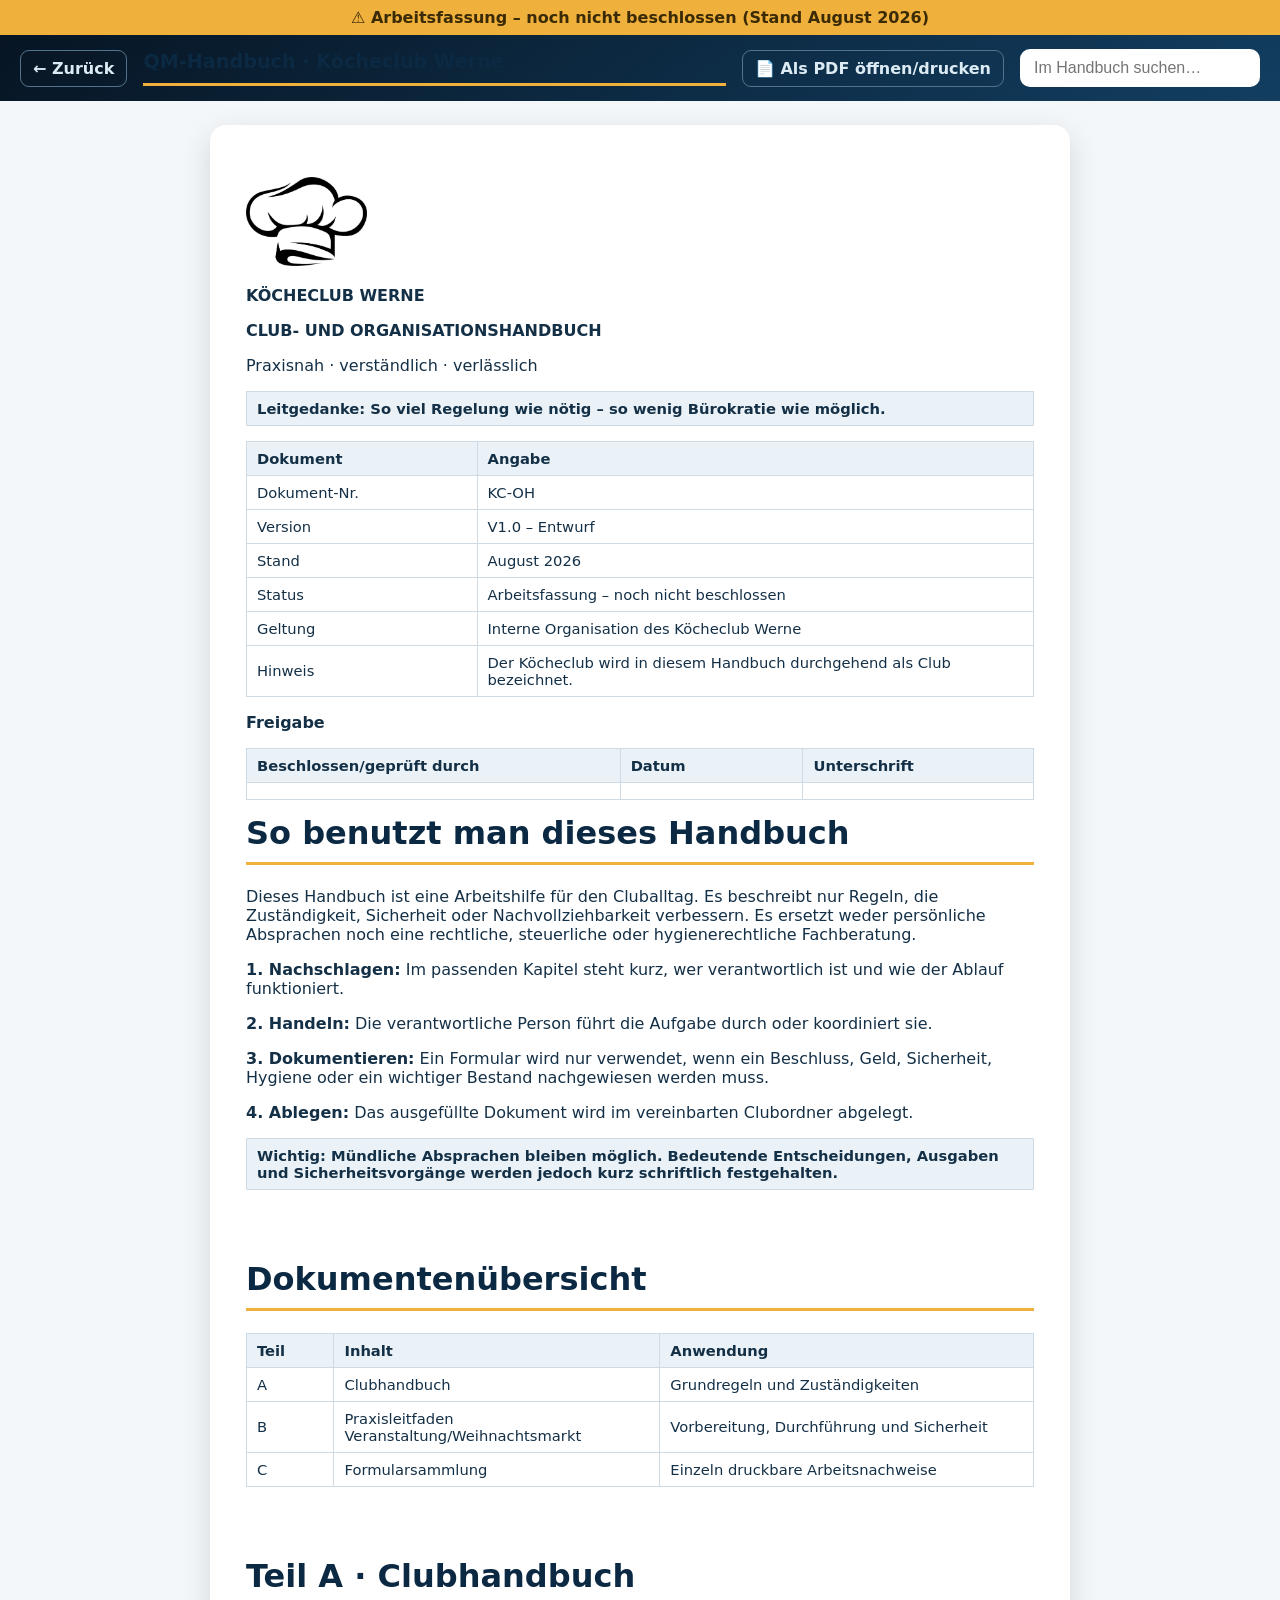
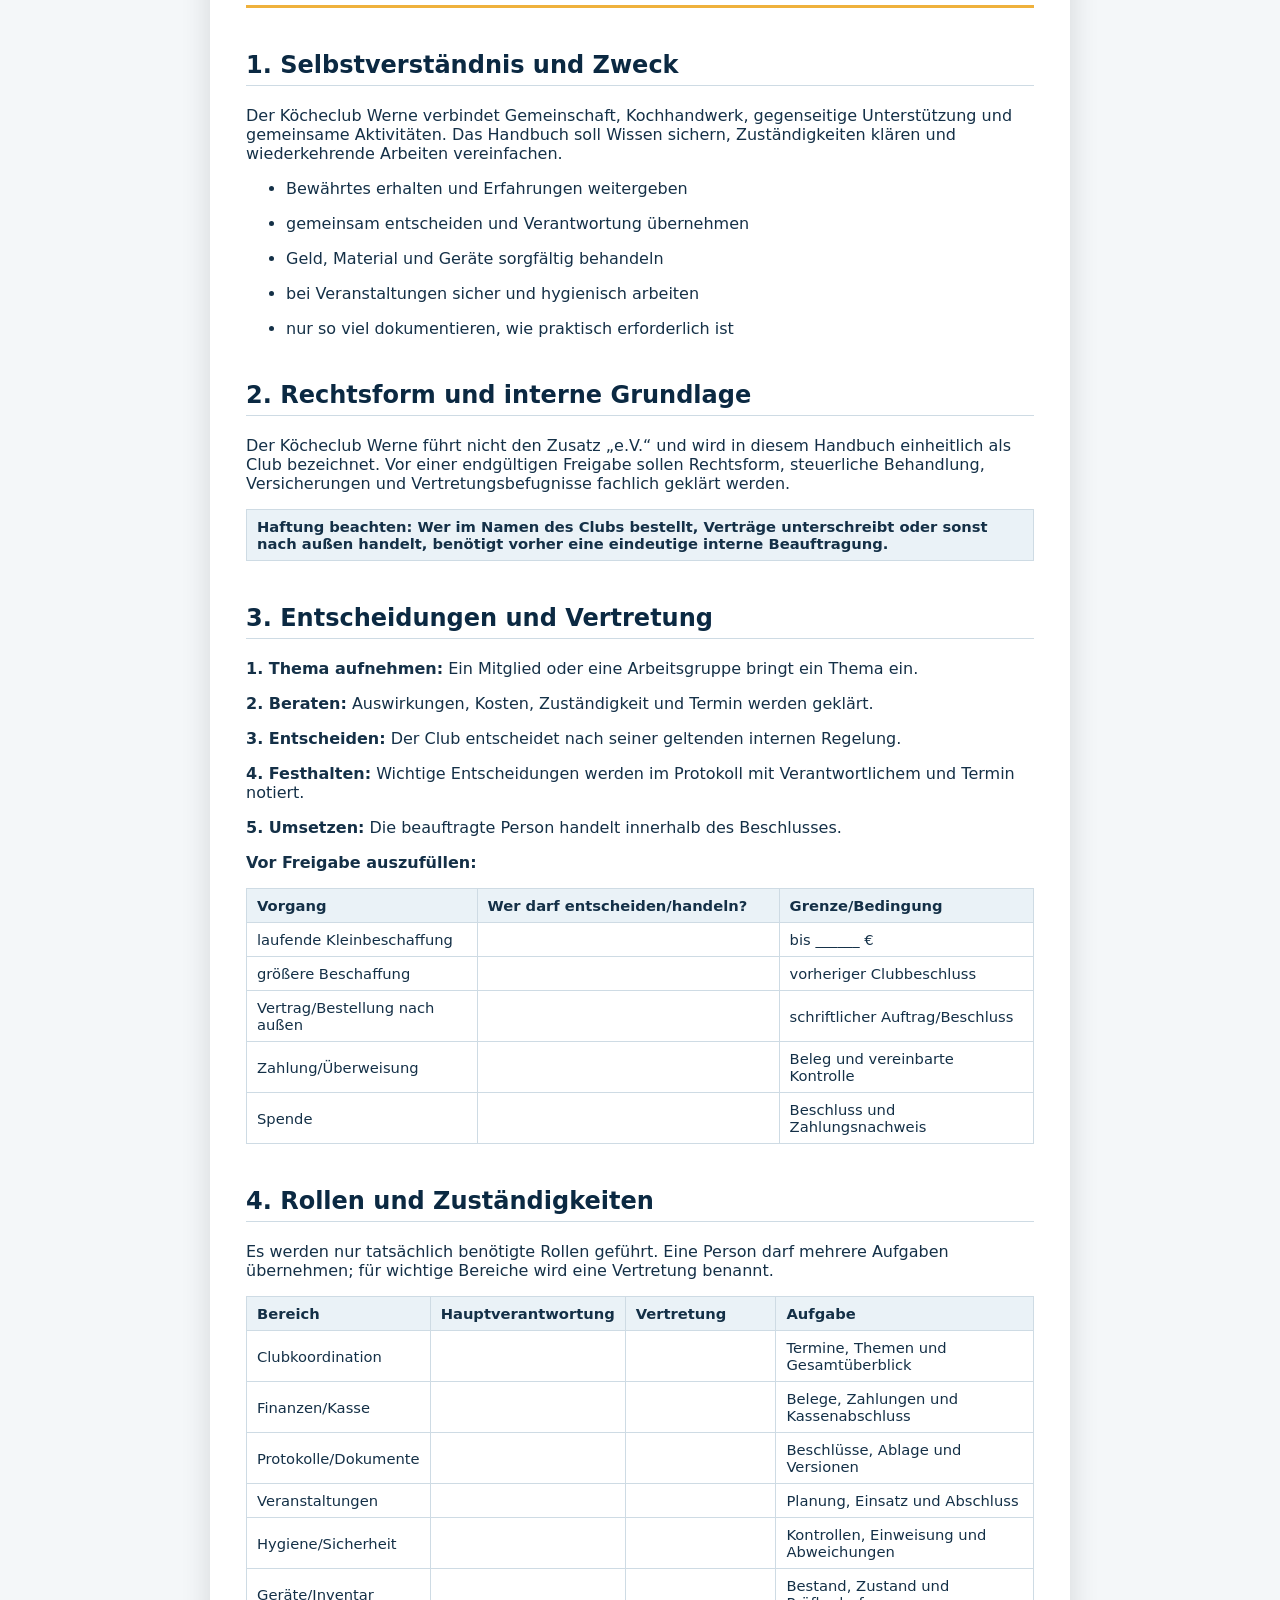
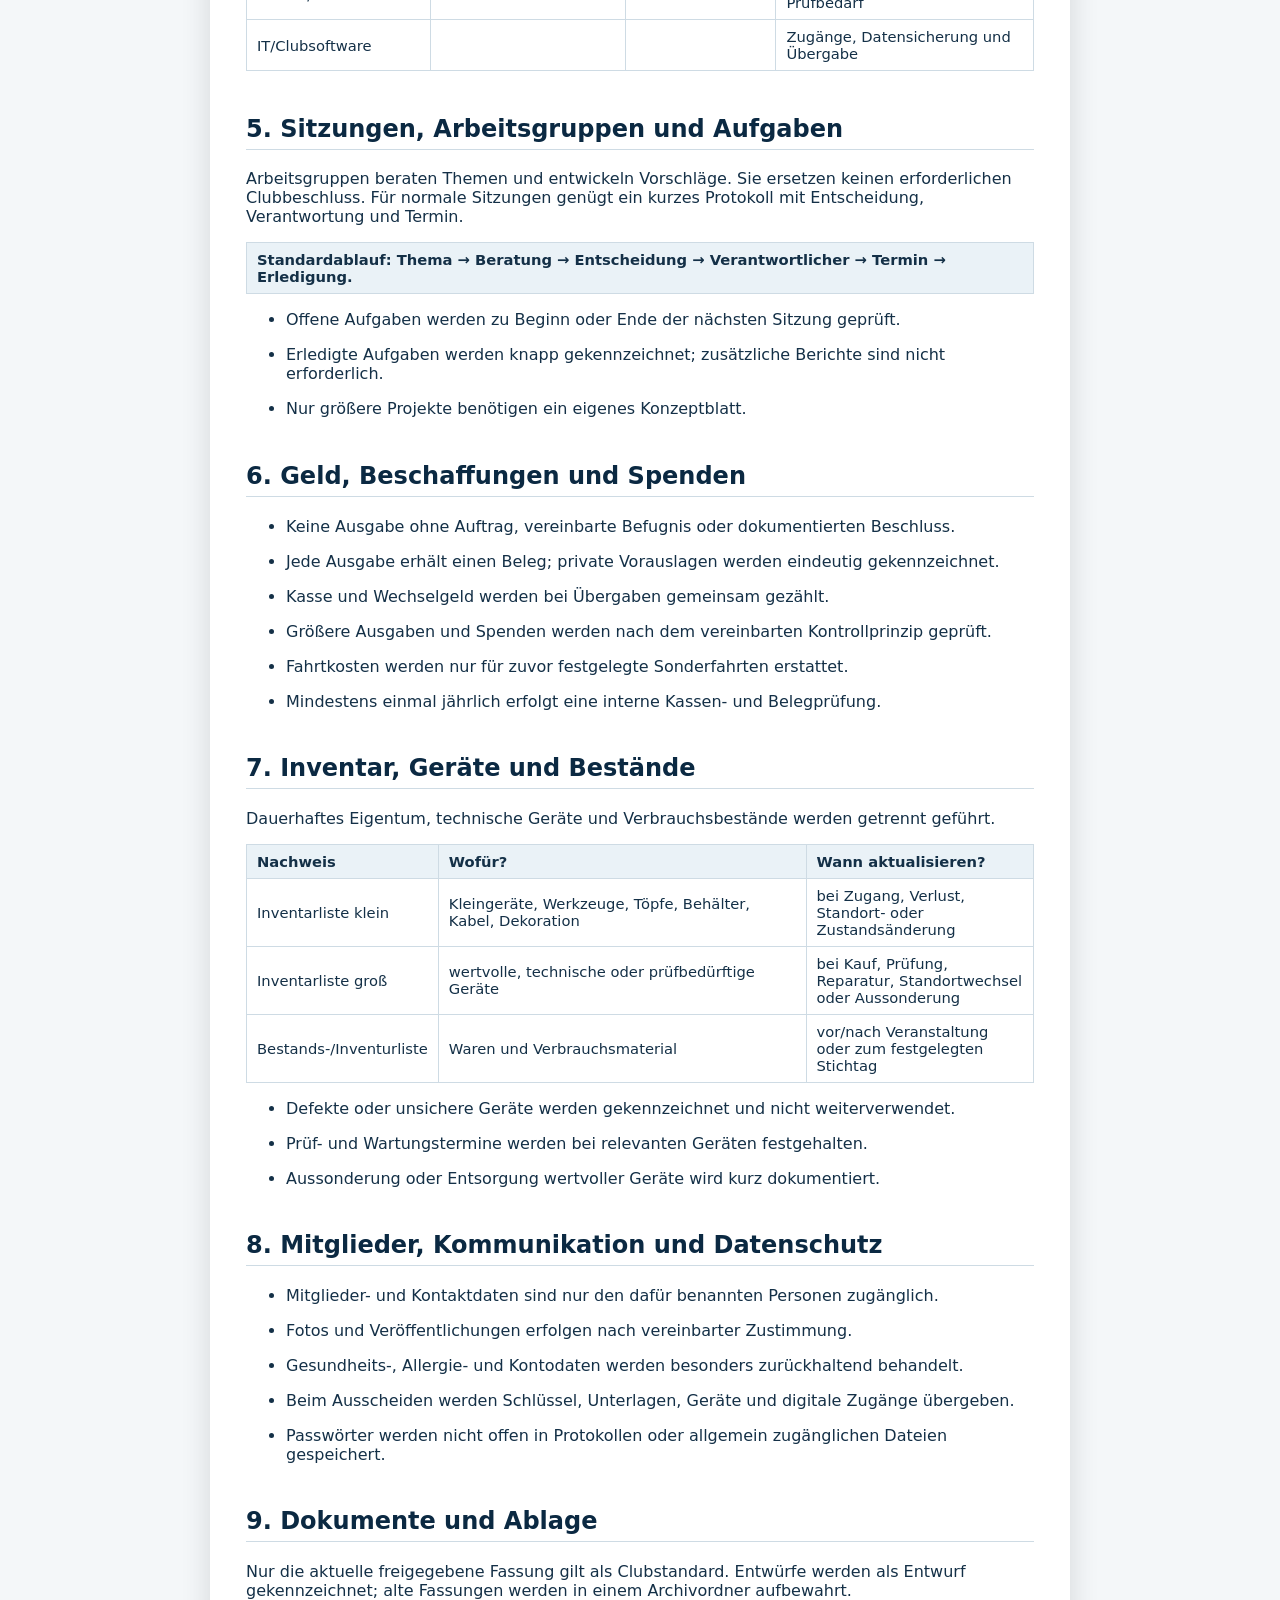
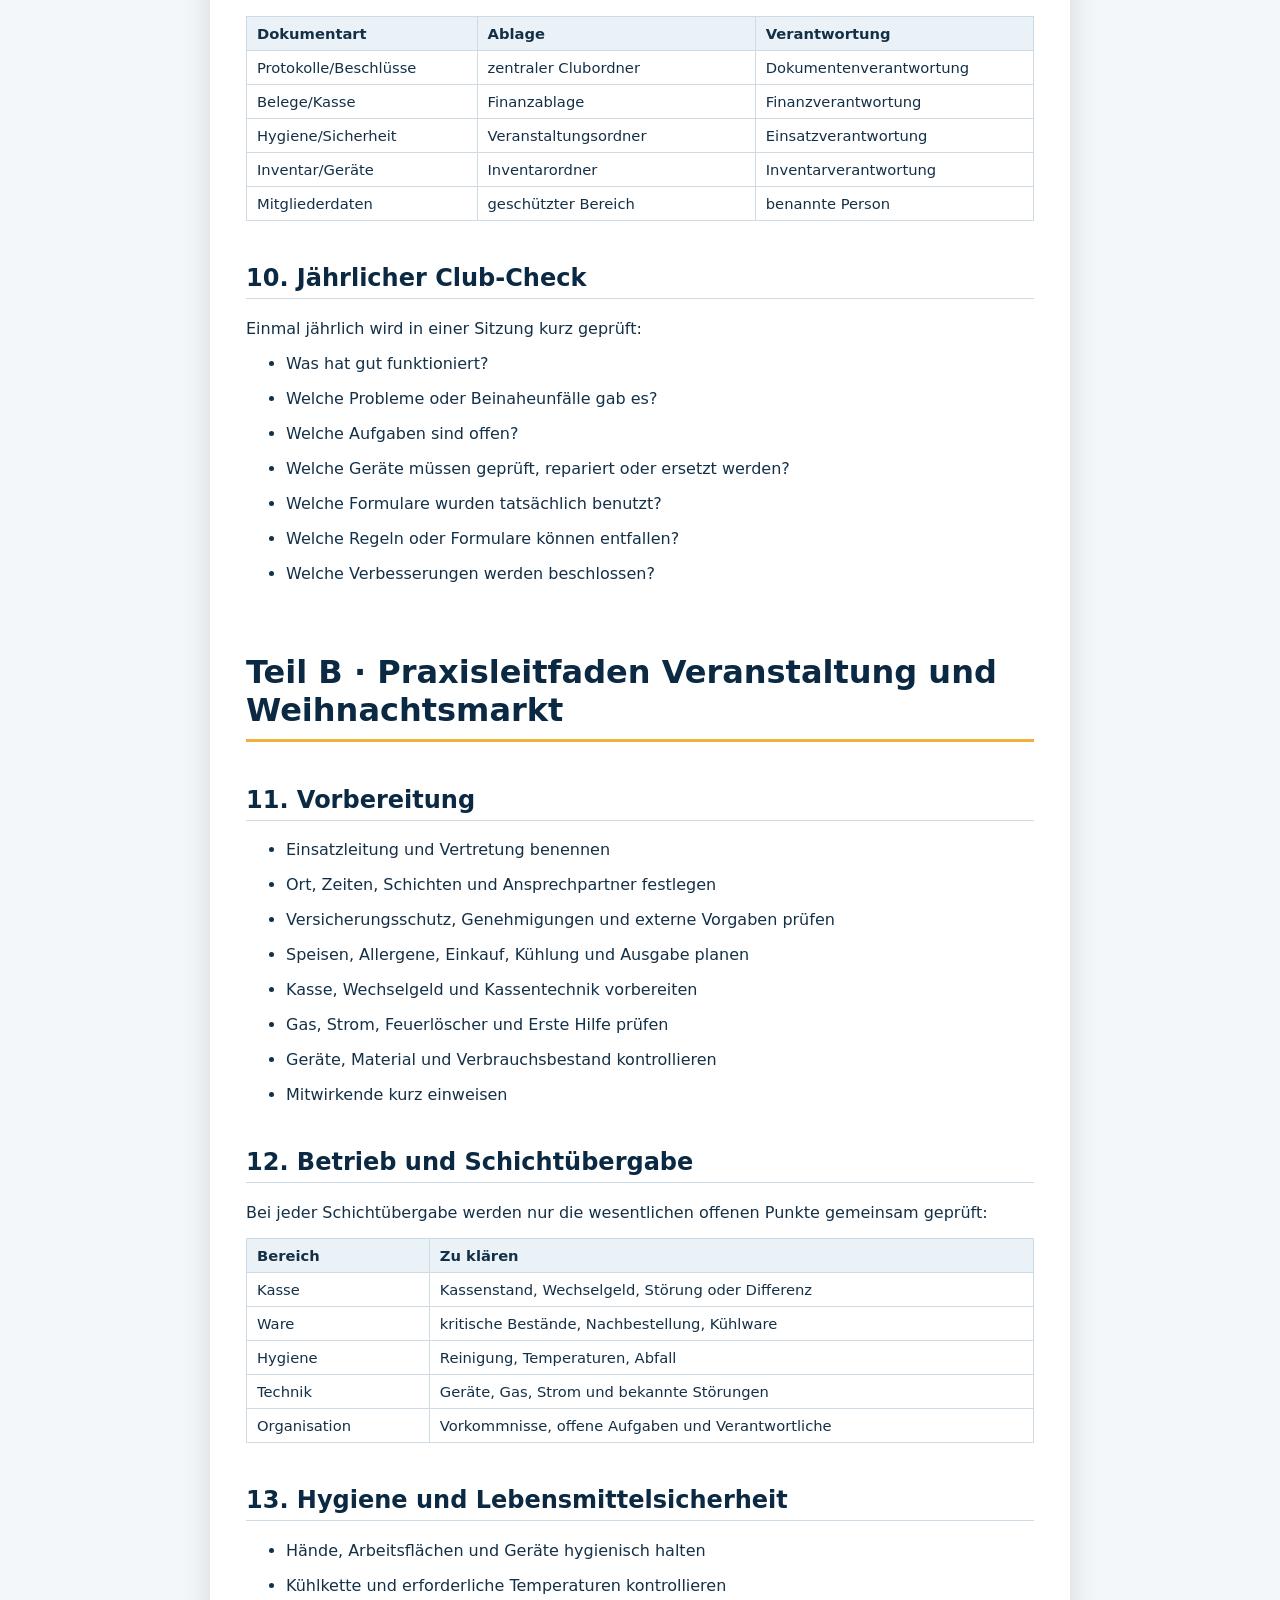
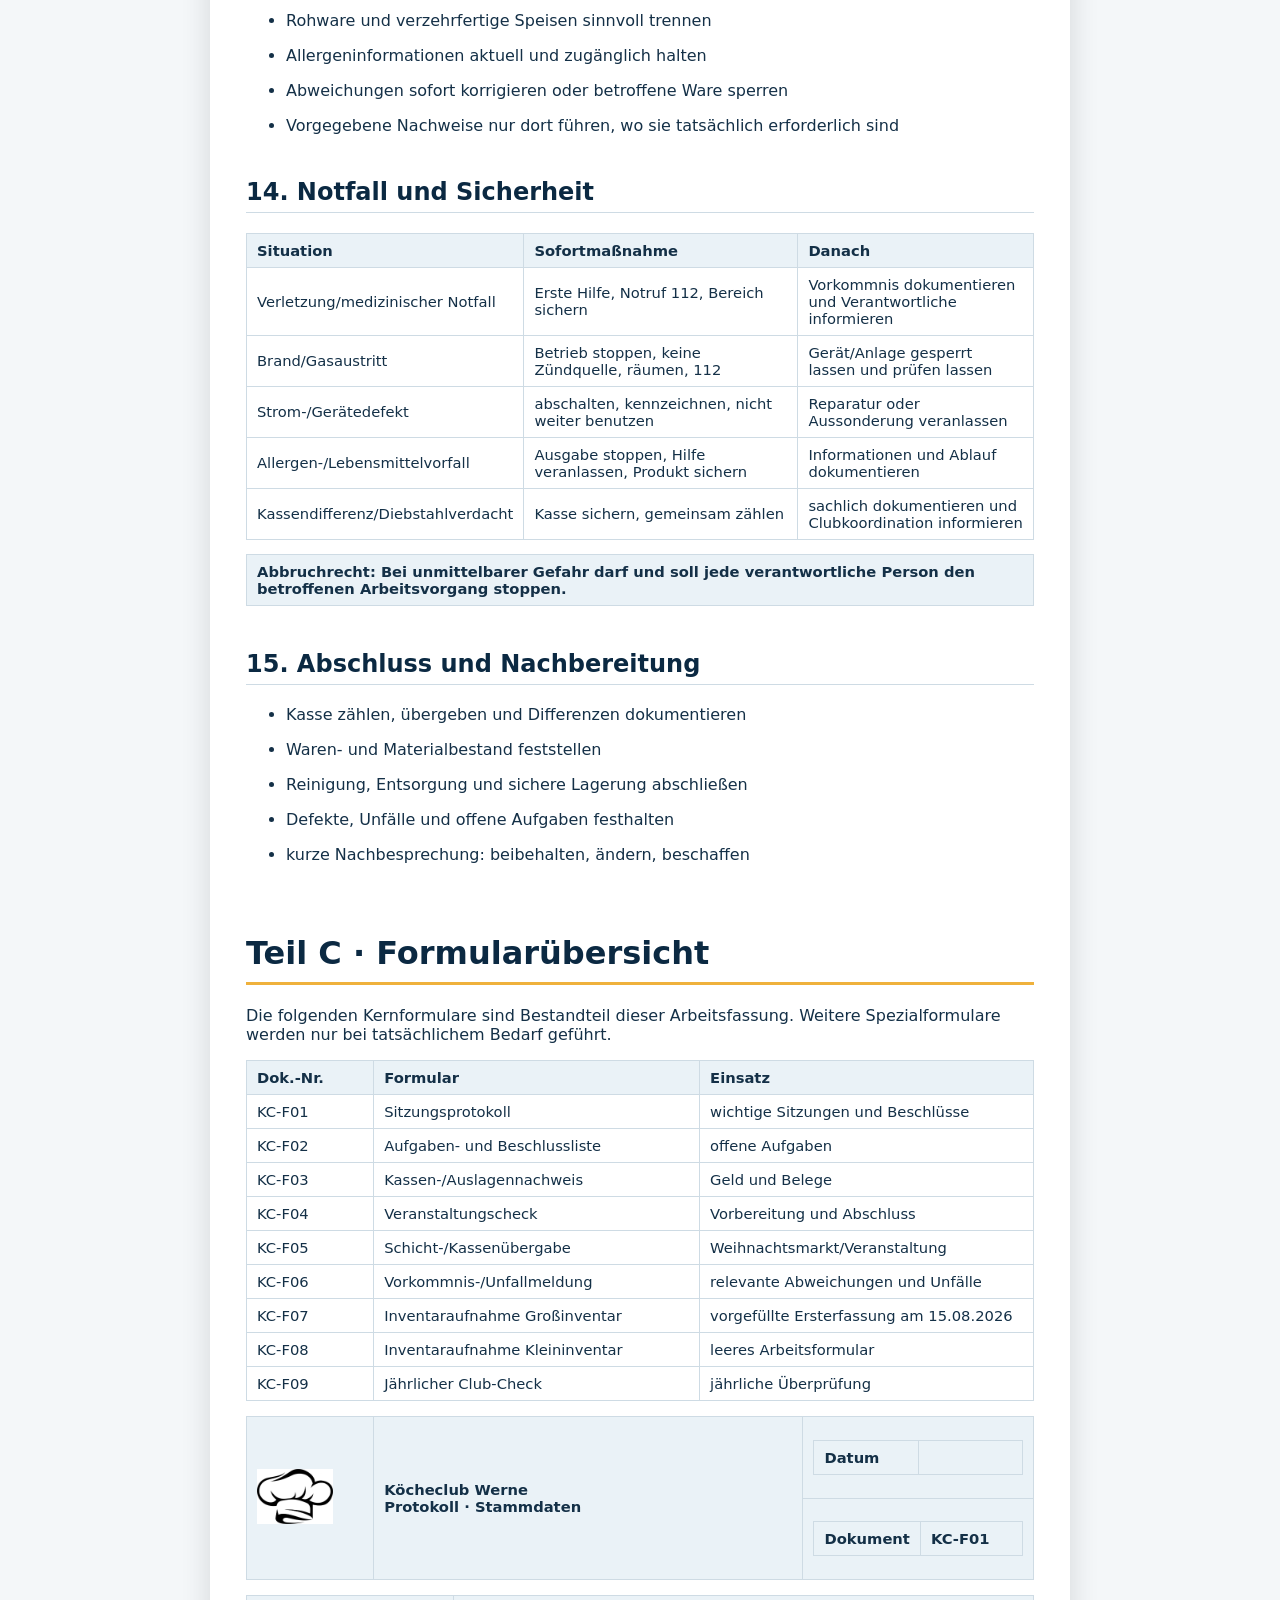
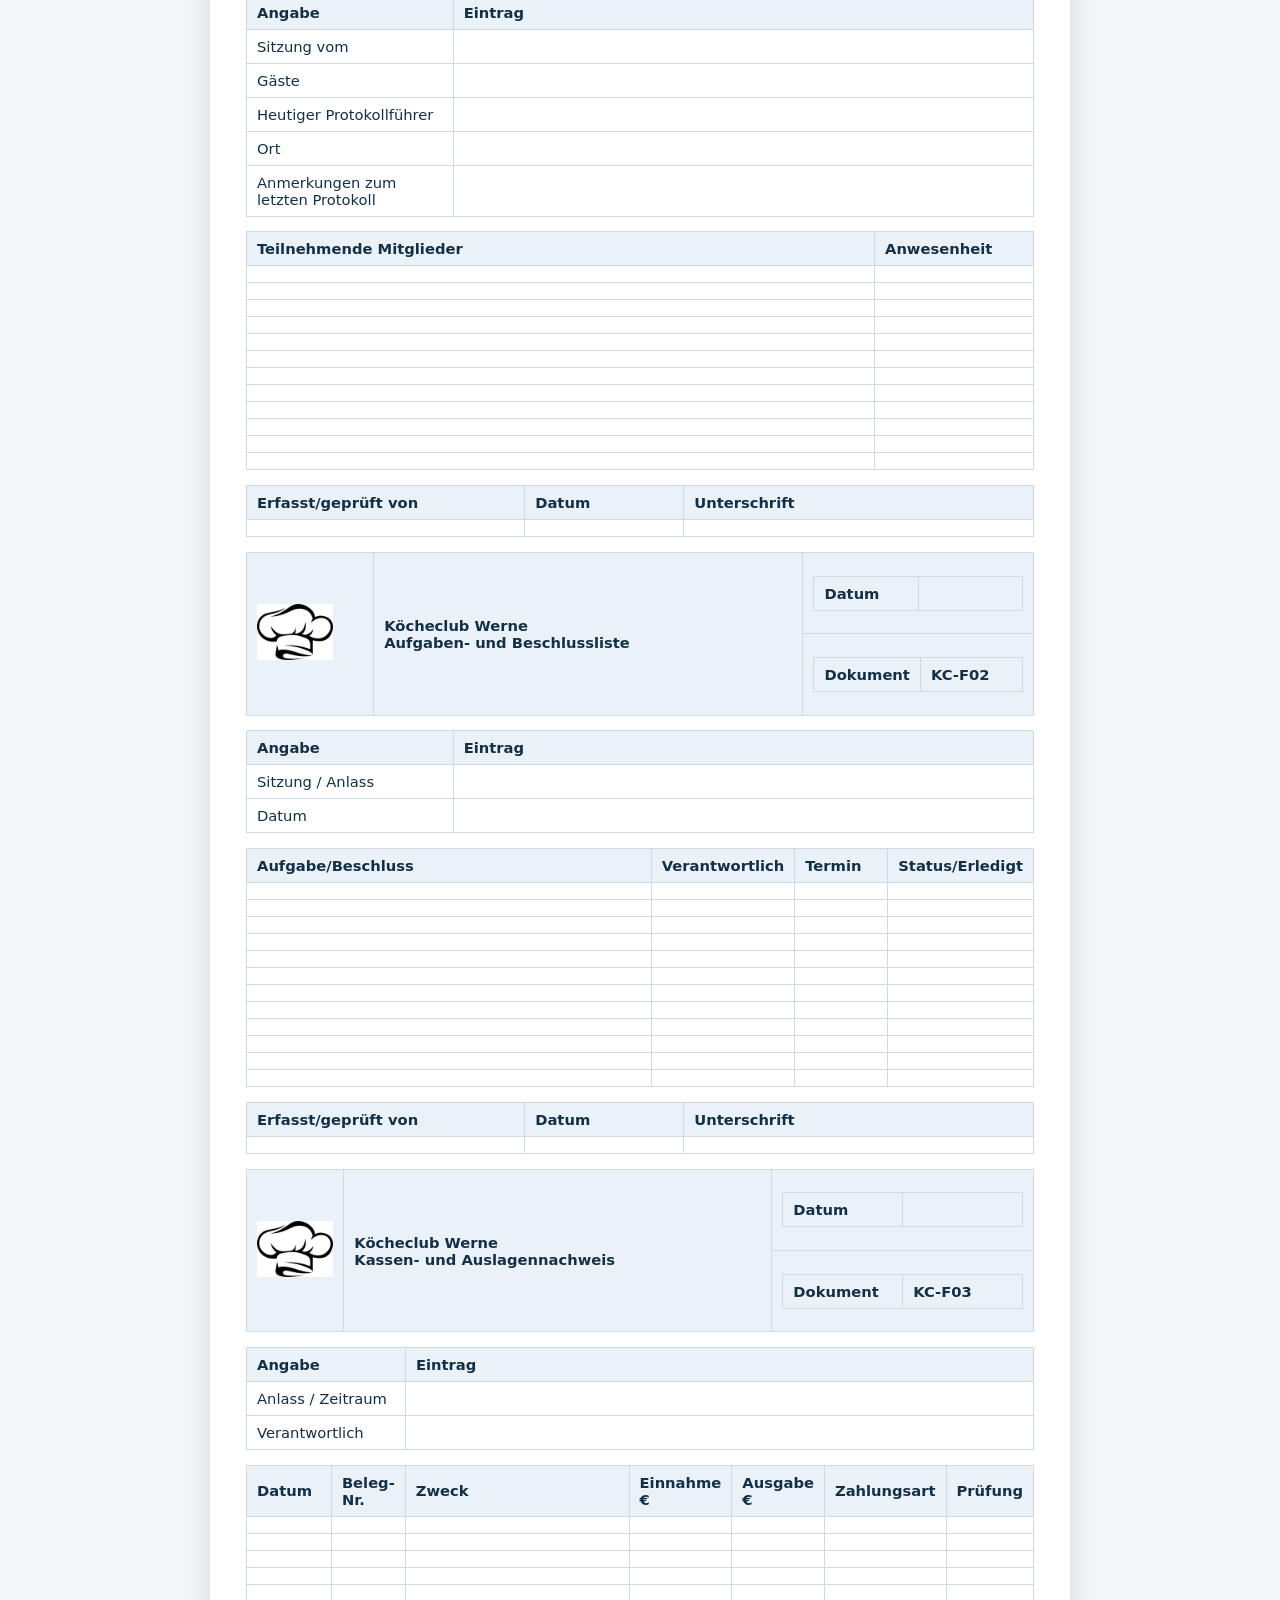
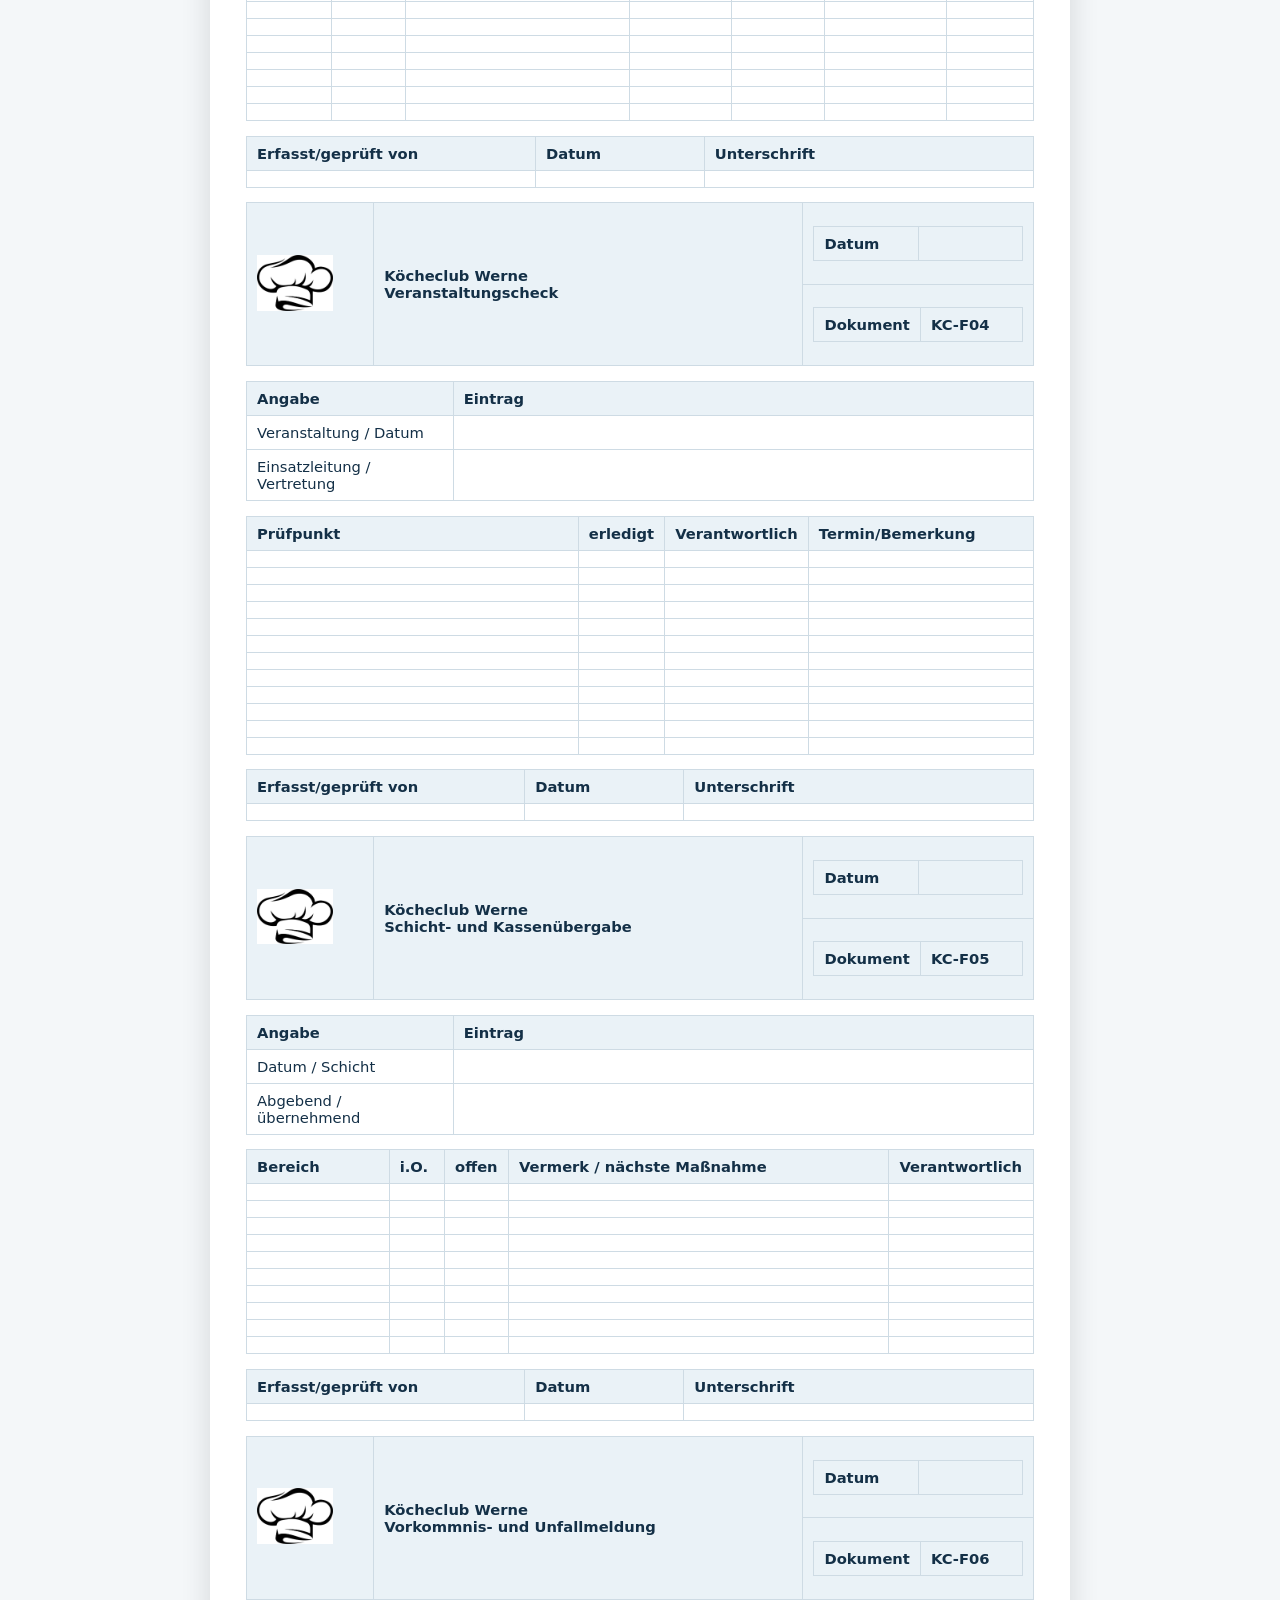
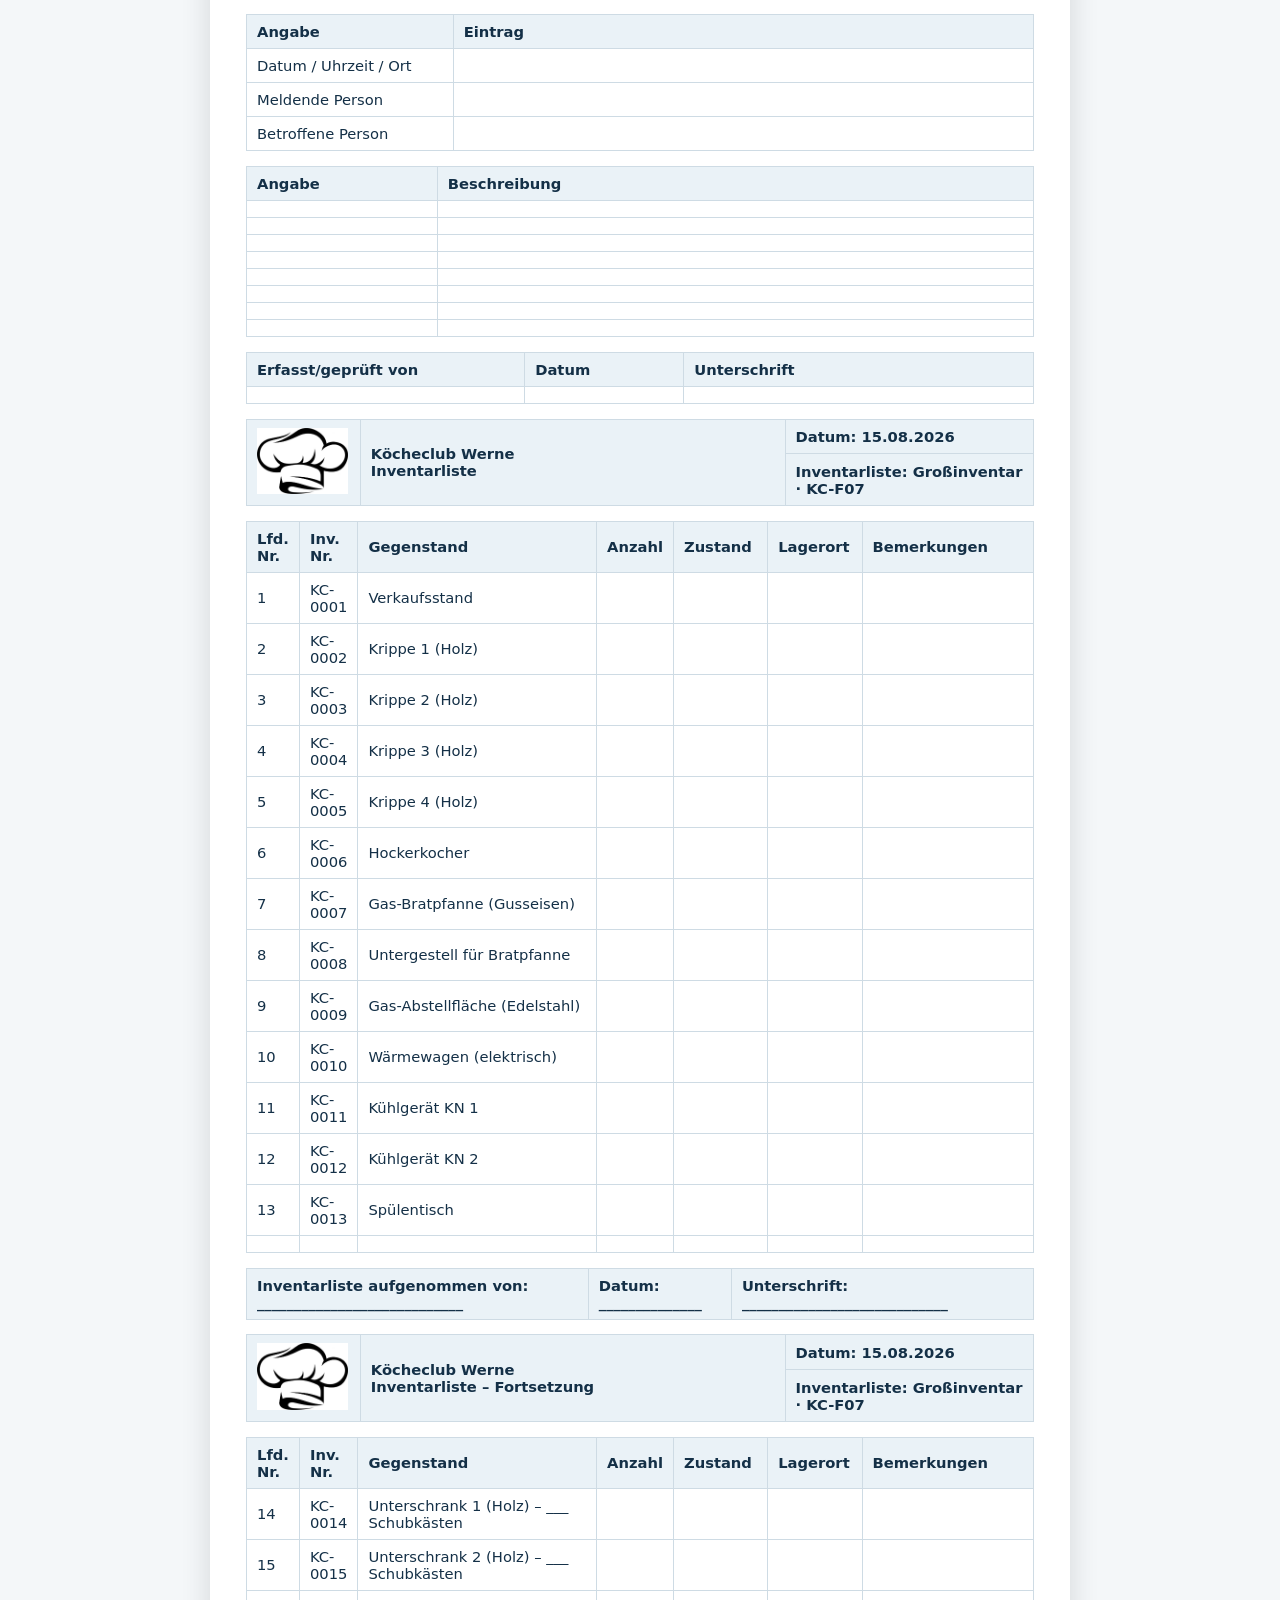
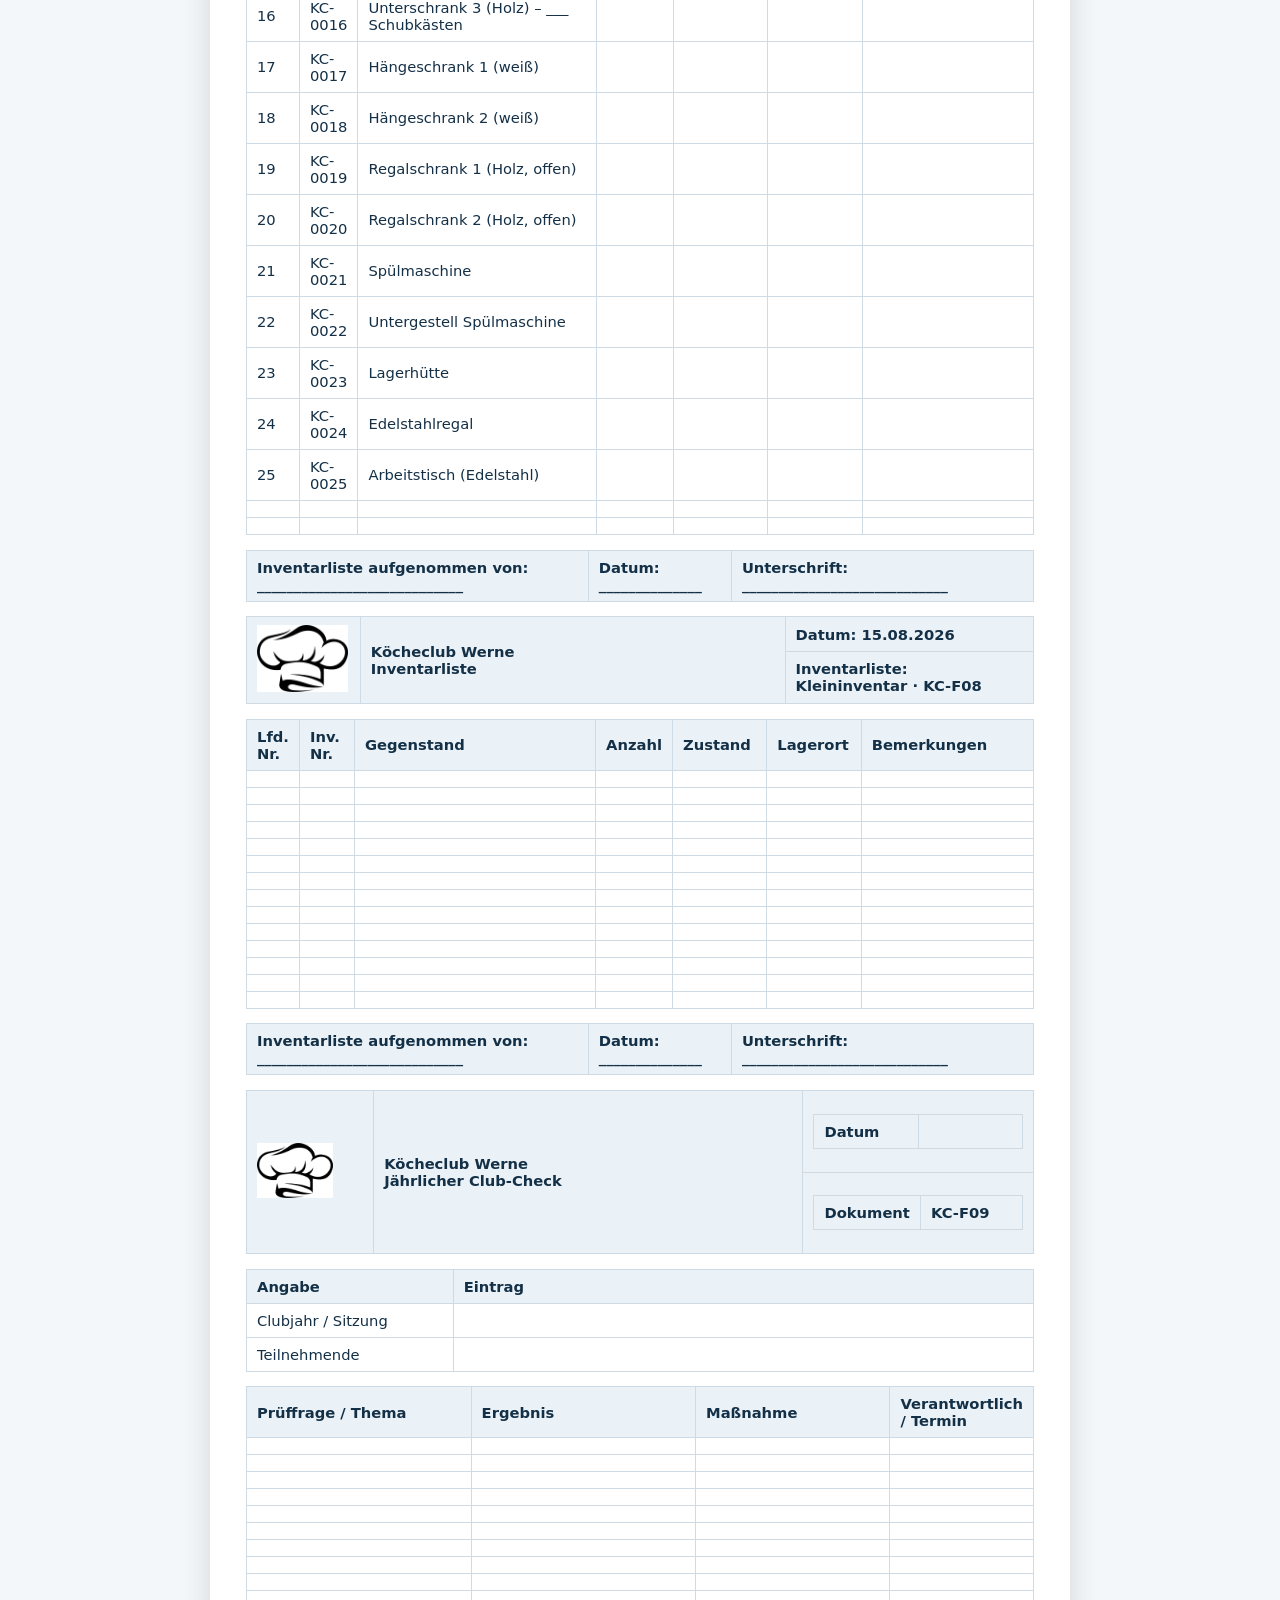
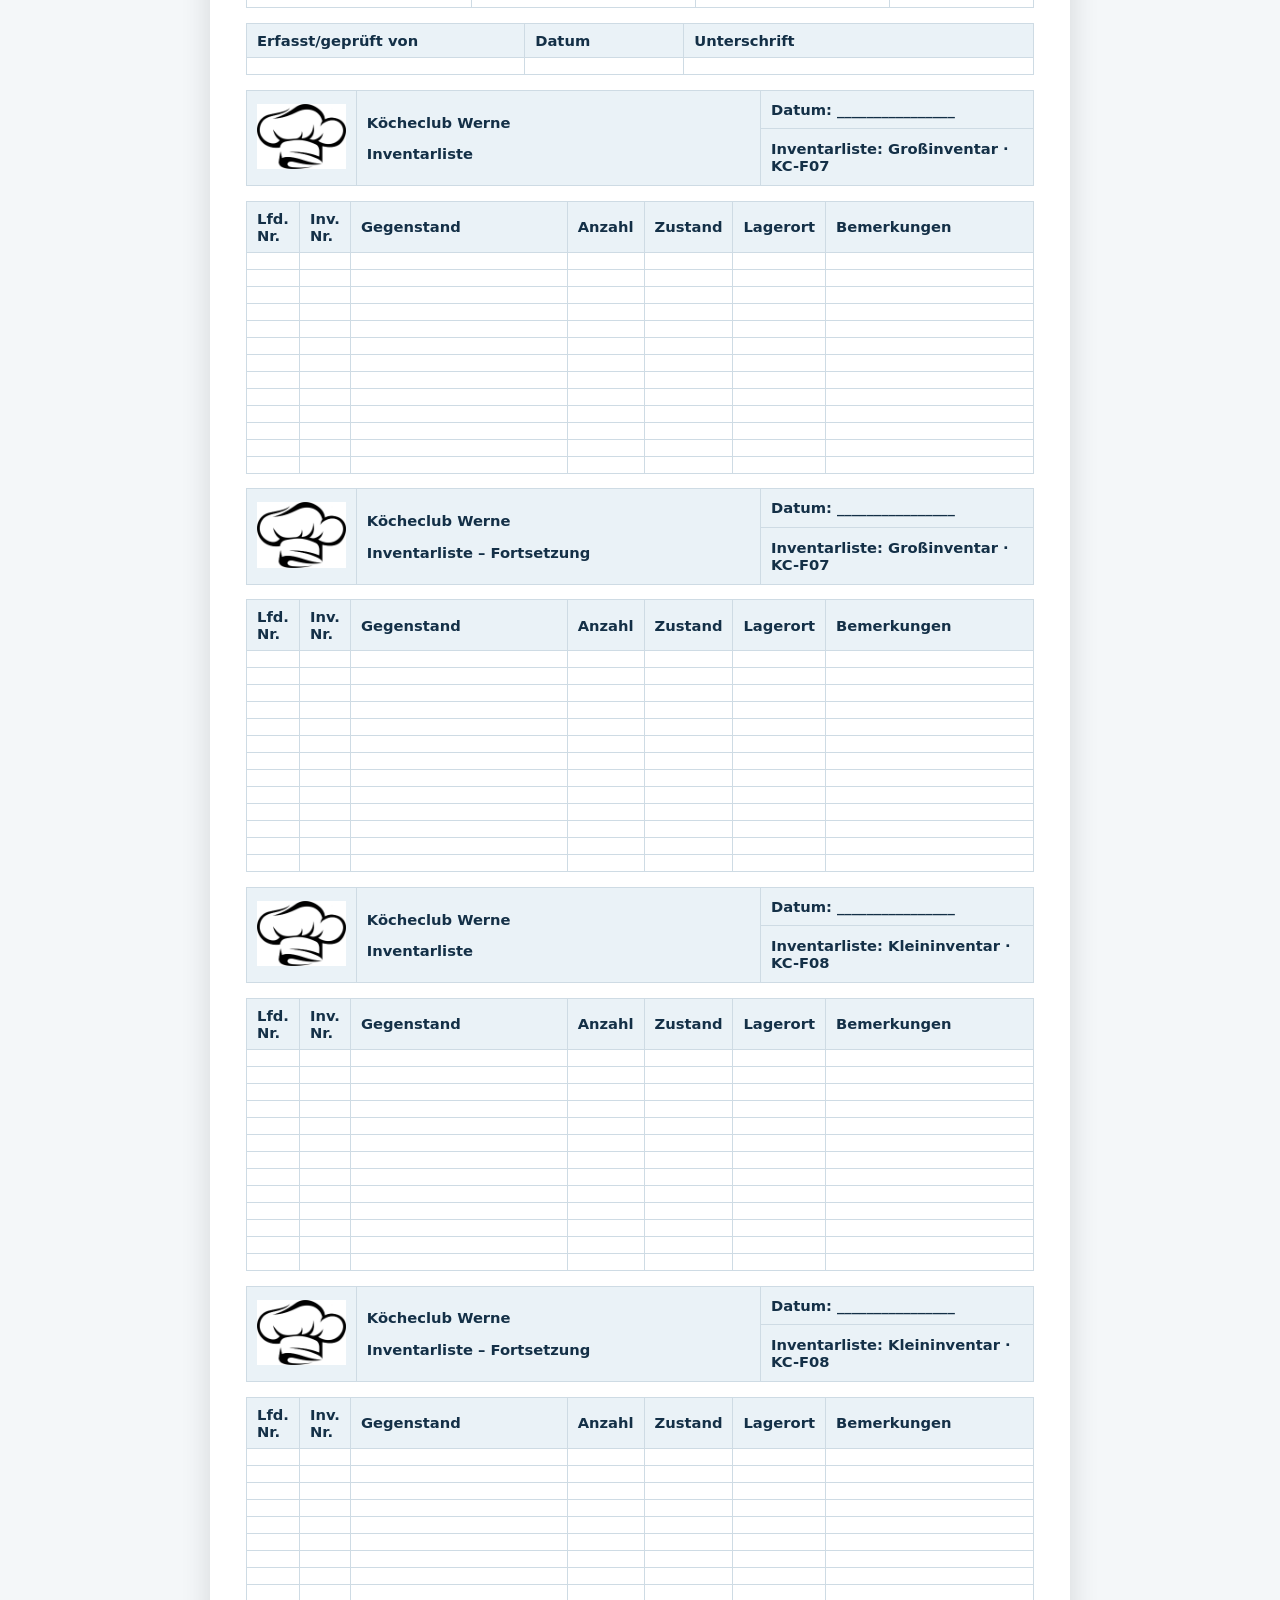
<file: qm-handbuch/index.html>
<!doctype html><html lang="de"><head><meta charset="utf-8"><meta name="viewport" content="width=device-width,initial-scale=1">
<title>QM-Handbuch · Köcheclub Werne</title>
<style>
:root{--navy:#0b2942;--blue:#174e73;--gold:#efb13c;--text:#143047;--muted:#5a7080;--line:#cedbe4}
*{box-sizing:border-box}
body{margin:0;font-family:Segoe UI,system-ui,Arial,sans-serif;color:var(--text);background:#f4f7f9}
.kopf{position:sticky;top:0;z-index:10;background:linear-gradient(145deg,#071523,#123e61);color:#fff;padding:14px 20px;display:flex;align-items:center;gap:16px;flex-wrap:wrap}
.kopf a.zurueck{color:#dcebf3;text-decoration:none;font-weight:800;padding:8px 12px;border:1px solid #52738b;border-radius:9px}
.kopf h1{font-size:1.2rem;margin:0;flex:1 1 200px}
.suche{padding:10px 14px;border-radius:10px;border:0;min-width:240px;font-size:1rem}
.entwurf-hinweis{background:#efb13c;color:#3a2a05;text-align:center;padding:8px;font-weight:800}
.inhalt{max-width:900px;margin:24px auto;padding:0 20px 60px}
.panel{background:#fff;border-radius:16px;padding:clamp(18px,3vw,36px);box-shadow:0 10px 30px #0002}
h1,h2{color:var(--navy)}
h1{border-bottom:3px solid var(--gold);padding-bottom:10px;margin-top:2.2em}
h1:first-of-type{margin-top:0}
h2{border-bottom:1px solid var(--line);padding-bottom:6px;margin-top:1.8em}
table{border-collapse:collapse;width:100%;margin:1em 0;font-size:.92rem}
table td,table th{border:1px solid var(--line);padding:8px 10px;text-align:left}
table th{background:#eaf2f7}
.versteckt{display:none!important}
mark{background:var(--gold);padding:0 2px;border-radius:3px}
@media print{.kopf,.entwurf-hinweis,.suche{display:none}.inhalt{margin:0;max-width:none}.panel{box-shadow:none;padding:0}}
</style></head><body>
<div class="entwurf-hinweis">⚠ Arbeitsfassung – noch nicht beschlossen (Stand August 2026)</div>
<header class="kopf">
  <a class="zurueck" href="../index.html">← Zurück</a>
  <h1>QM-Handbuch · Köcheclub Werne</h1>
  <a class="zurueck" href="QM-Handbuch.pdf" target="_blank" rel="noopener">📄 Als PDF öffnen/drucken</a>
  <input type="search" id="suche" class="suche" placeholder="Im Handbuch suchen…" aria-label="Handbuch durchsuchen">
</header>
<main class="inhalt"><div class="panel" id="inhaltsbereich">
<p><img src="./assets/media/image1.png"
style="width:1.25984in;height:0.92638in" /></p>
<p><strong>KÖCHECLUB WERNE</strong></p>
<p><strong>CLUB- UND ORGANISATIONSHANDBUCH</strong></p>
<p>Praxisnah · verständlich · verlässlich</p>
<table>
<colgroup>
<col style="width: 100%" />
</colgroup>
<thead>
<tr class="header">
<th><strong>Leitgedanke:</strong> So viel Regelung wie nötig – so wenig
Bürokratie wie möglich.</th>
</tr>
</thead>
<tbody>
</tbody>
</table>
<table>
<colgroup>
<col style="width: 29%" />
<col style="width: 70%" />
</colgroup>
<thead>
<tr class="header">
<th><strong>Dokument</strong></th>
<th><strong>Angabe</strong></th>
</tr>
</thead>
<tbody>
<tr class="odd">
<td>Dokument-Nr.</td>
<td>KC-OH</td>
</tr>
<tr class="even">
<td>Version</td>
<td>V1.0 – Entwurf</td>
</tr>
<tr class="odd">
<td>Stand</td>
<td>August 2026</td>
</tr>
<tr class="even">
<td>Status</td>
<td>Arbeitsfassung – noch nicht beschlossen</td>
</tr>
<tr class="odd">
<td>Geltung</td>
<td>Interne Organisation des Köcheclub Werne</td>
</tr>
<tr class="even">
<td>Hinweis</td>
<td>Der Köcheclub wird in diesem Handbuch durchgehend als Club
bezeichnet.</td>
</tr>
</tbody>
</table>
<p><strong>Freigabe</strong></p>
<table>
<colgroup>
<col style="width: 47%" />
<col style="width: 23%" />
<col style="width: 29%" />
</colgroup>
<thead>
<tr class="header">
<th><strong>Beschlossen/geprüft durch</strong></th>
<th><strong>Datum</strong></th>
<th><strong>Unterschrift</strong></th>
</tr>
</thead>
<tbody>
<tr class="odd">
<td></td>
<td></td>
<td></td>
</tr>
</tbody>
</table>
<h1 id="so-benutzt-man-dieses-handbuch">So benutzt man dieses
Handbuch</h1>
<p>Dieses Handbuch ist eine Arbeitshilfe für den Cluballtag. Es
beschreibt nur Regeln, die Zuständigkeit, Sicherheit oder
Nachvollziehbarkeit verbessern. Es ersetzt weder persönliche Absprachen
noch eine rechtliche, steuerliche oder hygienerechtliche
Fachberatung.</p>
<p><strong>1. Nachschlagen:</strong> Im passenden Kapitel steht kurz,
wer verantwortlich ist und wie der Ablauf funktioniert.</p>
<p><strong>2. Handeln:</strong> Die verantwortliche Person führt die
Aufgabe durch oder koordiniert sie.</p>
<p><strong>3. Dokumentieren:</strong> Ein Formular wird nur verwendet,
wenn ein Beschluss, Geld, Sicherheit, Hygiene oder ein wichtiger Bestand
nachgewiesen werden muss.</p>
<p><strong>4. Ablegen:</strong> Das ausgefüllte Dokument wird im
vereinbarten Clubordner abgelegt.</p>
<table>
<colgroup>
<col style="width: 100%" />
</colgroup>
<thead>
<tr class="header">
<th><strong>Wichtig:</strong> Mündliche Absprachen bleiben möglich.
Bedeutende Entscheidungen, Ausgaben und Sicherheitsvorgänge werden
jedoch kurz schriftlich festgehalten.</th>
</tr>
</thead>
<tbody>
</tbody>
</table>
<h1 id="dokumentenuebersicht">Dokumentenübersicht</h1>
<table>
<colgroup>
<col style="width: 11%" />
<col style="width: 41%" />
<col style="width: 47%" />
</colgroup>
<thead>
<tr class="header">
<th><strong>Teil</strong></th>
<th><strong>Inhalt</strong></th>
<th><strong>Anwendung</strong></th>
</tr>
</thead>
<tbody>
<tr class="odd">
<td>A</td>
<td>Clubhandbuch</td>
<td>Grundregeln und Zuständigkeiten</td>
</tr>
<tr class="even">
<td>B</td>
<td>Praxisleitfaden Veranstaltung/Weihnachtsmarkt</td>
<td>Vorbereitung, Durchführung und Sicherheit</td>
</tr>
<tr class="odd">
<td>C</td>
<td>Formularsammlung</td>
<td>Einzeln druckbare Arbeitsnachweise</td>
</tr>
</tbody>
</table>
<h1 id="teil-a-clubhandbuch">Teil A · Clubhandbuch</h1>
<h2 id="selbstverständnis-und-zweck">1. Selbstverständnis und Zweck</h2>
<p>Der Köcheclub Werne verbindet Gemeinschaft, Kochhandwerk,
gegenseitige Unterstützung und gemeinsame Aktivitäten. Das Handbuch soll
Wissen sichern, Zuständigkeiten klären und wiederkehrende Arbeiten
vereinfachen.</p>
<ul>
<li><p>Bewährtes erhalten und Erfahrungen weitergeben</p></li>
<li><p>gemeinsam entscheiden und Verantwortung übernehmen</p></li>
<li><p>Geld, Material und Geräte sorgfältig behandeln</p></li>
<li><p>bei Veranstaltungen sicher und hygienisch arbeiten</p></li>
<li><p>nur so viel dokumentieren, wie praktisch erforderlich
ist</p></li>
</ul>
<h2 id="rechtsform-und-interne-grundlage">2. Rechtsform und interne
Grundlage</h2>
<p>Der Köcheclub Werne führt nicht den Zusatz „e.V.“ und wird in diesem
Handbuch einheitlich als Club bezeichnet. Vor einer endgültigen Freigabe
sollen Rechtsform, steuerliche Behandlung, Versicherungen und
Vertretungsbefugnisse fachlich geklärt werden.</p>
<table>
<colgroup>
<col style="width: 100%" />
</colgroup>
<thead>
<tr class="header">
<th><strong>Haftung beachten:</strong> Wer im Namen des Clubs bestellt,
Verträge unterschreibt oder sonst nach außen handelt, benötigt vorher
eine eindeutige interne Beauftragung.</th>
</tr>
</thead>
<tbody>
</tbody>
</table>
<h2 id="entscheidungen-und-vertretung">3. Entscheidungen und
Vertretung</h2>
<p><strong>1. Thema aufnehmen:</strong> Ein Mitglied oder eine
Arbeitsgruppe bringt ein Thema ein.</p>
<p><strong>2. Beraten:</strong> Auswirkungen, Kosten, Zuständigkeit und
Termin werden geklärt.</p>
<p><strong>3. Entscheiden:</strong> Der Club entscheidet nach seiner
geltenden internen Regelung.</p>
<p><strong>4. Festhalten:</strong> Wichtige Entscheidungen werden im
Protokoll mit Verantwortlichem und Termin notiert.</p>
<p><strong>5. Umsetzen:</strong> Die beauftragte Person handelt
innerhalb des Beschlusses.</p>
<p><strong>Vor Freigabe auszufüllen:</strong></p>
<table>
<colgroup>
<col style="width: 29%" />
<col style="width: 38%" />
<col style="width: 32%" />
</colgroup>
<thead>
<tr class="header">
<th><strong>Vorgang</strong></th>
<th><strong>Wer darf entscheiden/handeln?</strong></th>
<th><strong>Grenze/Bedingung</strong></th>
</tr>
</thead>
<tbody>
<tr class="odd">
<td>laufende Kleinbeschaffung</td>
<td></td>
<td>bis ______ €</td>
</tr>
<tr class="even">
<td>größere Beschaffung</td>
<td></td>
<td>vorheriger Clubbeschluss</td>
</tr>
<tr class="odd">
<td>Vertrag/Bestellung nach außen</td>
<td></td>
<td>schriftlicher Auftrag/Beschluss</td>
</tr>
<tr class="even">
<td>Zahlung/Überweisung</td>
<td></td>
<td>Beleg und vereinbarte Kontrolle</td>
</tr>
<tr class="odd">
<td>Spende</td>
<td></td>
<td>Beschluss und Zahlungsnachweis</td>
</tr>
</tbody>
</table>
<h2 id="rollen-und-zuständigkeiten">4. Rollen und Zuständigkeiten</h2>
<p>Es werden nur tatsächlich benötigte Rollen geführt. Eine Person darf
mehrere Aufgaben übernehmen; für wichtige Bereiche wird eine Vertretung
benannt.</p>
<table>
<colgroup>
<col style="width: 18%" />
<col style="width: 21%" />
<col style="width: 21%" />
<col style="width: 38%" />
</colgroup>
<thead>
<tr class="header">
<th><strong>Bereich</strong></th>
<th><strong>Hauptverantwortung</strong></th>
<th><strong>Vertretung</strong></th>
<th><strong>Aufgabe</strong></th>
</tr>
</thead>
<tbody>
<tr class="odd">
<td>Clubkoordination</td>
<td></td>
<td></td>
<td>Termine, Themen und Gesamtüberblick</td>
</tr>
<tr class="even">
<td>Finanzen/Kasse</td>
<td></td>
<td></td>
<td>Belege, Zahlungen und Kassenabschluss</td>
</tr>
<tr class="odd">
<td>Protokolle/Dokumente</td>
<td></td>
<td></td>
<td>Beschlüsse, Ablage und Versionen</td>
</tr>
<tr class="even">
<td>Veranstaltungen</td>
<td></td>
<td></td>
<td>Planung, Einsatz und Abschluss</td>
</tr>
<tr class="odd">
<td>Hygiene/Sicherheit</td>
<td></td>
<td></td>
<td>Kontrollen, Einweisung und Abweichungen</td>
</tr>
<tr class="even">
<td>Geräte/Inventar</td>
<td></td>
<td></td>
<td>Bestand, Zustand und Prüfbedarf</td>
</tr>
<tr class="odd">
<td>IT/Clubsoftware</td>
<td></td>
<td></td>
<td>Zugänge, Datensicherung und Übergabe</td>
</tr>
</tbody>
</table>
<h2 id="sitzungen-arbeitsgruppen-und-aufgaben">5. Sitzungen,
Arbeitsgruppen und Aufgaben</h2>
<p>Arbeitsgruppen beraten Themen und entwickeln Vorschläge. Sie ersetzen
keinen erforderlichen Clubbeschluss. Für normale Sitzungen genügt ein
kurzes Protokoll mit Entscheidung, Verantwortung und Termin.</p>
<table>
<colgroup>
<col style="width: 100%" />
</colgroup>
<thead>
<tr class="header">
<th><strong>Standardablauf:</strong> Thema → Beratung → Entscheidung →
Verantwortlicher → Termin → Erledigung.</th>
</tr>
</thead>
<tbody>
</tbody>
</table>
<ul>
<li><p>Offene Aufgaben werden zu Beginn oder Ende der nächsten Sitzung
geprüft.</p></li>
<li><p>Erledigte Aufgaben werden knapp gekennzeichnet; zusätzliche
Berichte sind nicht erforderlich.</p></li>
<li><p>Nur größere Projekte benötigen ein eigenes Konzeptblatt.</p></li>
</ul>
<h2 id="geld-beschaffungen-und-spenden">6. Geld, Beschaffungen und
Spenden</h2>
<ul>
<li><p>Keine Ausgabe ohne Auftrag, vereinbarte Befugnis oder
dokumentierten Beschluss.</p></li>
<li><p>Jede Ausgabe erhält einen Beleg; private Vorauslagen werden
eindeutig gekennzeichnet.</p></li>
<li><p>Kasse und Wechselgeld werden bei Übergaben gemeinsam
gezählt.</p></li>
<li><p>Größere Ausgaben und Spenden werden nach dem vereinbarten
Kontrollprinzip geprüft.</p></li>
<li><p>Fahrtkosten werden nur für zuvor festgelegte Sonderfahrten
erstattet.</p></li>
<li><p>Mindestens einmal jährlich erfolgt eine interne Kassen- und
Belegprüfung.</p></li>
</ul>
<h2 id="inventar-geräte-und-bestände">7. Inventar, Geräte und
Bestände</h2>
<p>Dauerhaftes Eigentum, technische Geräte und Verbrauchsbestände werden
getrennt geführt.</p>
<table>
<colgroup>
<col style="width: 23%" />
<col style="width: 47%" />
<col style="width: 29%" />
</colgroup>
<thead>
<tr class="header">
<th><strong>Nachweis</strong></th>
<th><strong>Wofür?</strong></th>
<th><strong>Wann aktualisieren?</strong></th>
</tr>
</thead>
<tbody>
<tr class="odd">
<td>Inventarliste klein</td>
<td>Kleingeräte, Werkzeuge, Töpfe, Behälter, Kabel, Dekoration</td>
<td>bei Zugang, Verlust, Standort- oder Zustandsänderung</td>
</tr>
<tr class="even">
<td>Inventarliste groß</td>
<td>wertvolle, technische oder prüfbedürftige Geräte</td>
<td>bei Kauf, Prüfung, Reparatur, Standortwechsel oder Aussonderung</td>
</tr>
<tr class="odd">
<td>Bestands-/Inventurliste</td>
<td>Waren und Verbrauchsmaterial</td>
<td>vor/nach Veranstaltung oder zum festgelegten Stichtag</td>
</tr>
</tbody>
</table>
<ul>
<li><p>Defekte oder unsichere Geräte werden gekennzeichnet und nicht
weiterverwendet.</p></li>
<li><p>Prüf- und Wartungstermine werden bei relevanten Geräten
festgehalten.</p></li>
<li><p>Aussonderung oder Entsorgung wertvoller Geräte wird kurz
dokumentiert.</p></li>
</ul>
<h2 id="mitglieder-kommunikation-und-datenschutz">8. Mitglieder,
Kommunikation und Datenschutz</h2>
<ul>
<li><p>Mitglieder- und Kontaktdaten sind nur den dafür benannten
Personen zugänglich.</p></li>
<li><p>Fotos und Veröffentlichungen erfolgen nach vereinbarter
Zustimmung.</p></li>
<li><p>Gesundheits-, Allergie- und Kontodaten werden besonders
zurückhaltend behandelt.</p></li>
<li><p>Beim Ausscheiden werden Schlüssel, Unterlagen, Geräte und
digitale Zugänge übergeben.</p></li>
<li><p>Passwörter werden nicht offen in Protokollen oder allgemein
zugänglichen Dateien gespeichert.</p></li>
</ul>
<h2 id="dokumente-und-ablage">9. Dokumente und Ablage</h2>
<p>Nur die aktuelle freigegebene Fassung gilt als Clubstandard. Entwürfe
werden als Entwurf gekennzeichnet; alte Fassungen werden in einem
Archivordner aufbewahrt.</p>
<table>
<colgroup>
<col style="width: 29%" />
<col style="width: 35%" />
<col style="width: 35%" />
</colgroup>
<thead>
<tr class="header">
<th><strong>Dokumentart</strong></th>
<th><strong>Ablage</strong></th>
<th><strong>Verantwortung</strong></th>
</tr>
</thead>
<tbody>
<tr class="odd">
<td>Protokolle/Beschlüsse</td>
<td>zentraler Clubordner</td>
<td>Dokumentenverantwortung</td>
</tr>
<tr class="even">
<td>Belege/Kasse</td>
<td>Finanzablage</td>
<td>Finanzverantwortung</td>
</tr>
<tr class="odd">
<td>Hygiene/Sicherheit</td>
<td>Veranstaltungsordner</td>
<td>Einsatzverantwortung</td>
</tr>
<tr class="even">
<td>Inventar/Geräte</td>
<td>Inventarordner</td>
<td>Inventarverantwortung</td>
</tr>
<tr class="odd">
<td>Mitgliederdaten</td>
<td>geschützter Bereich</td>
<td>benannte Person</td>
</tr>
</tbody>
</table>
<h2 id="jährlicher-club-check">10. Jährlicher Club-Check</h2>
<p>Einmal jährlich wird in einer Sitzung kurz geprüft:</p>
<ul>
<li><p>Was hat gut funktioniert?</p></li>
<li><p>Welche Probleme oder Beinaheunfälle gab es?</p></li>
<li><p>Welche Aufgaben sind offen?</p></li>
<li><p>Welche Geräte müssen geprüft, repariert oder ersetzt
werden?</p></li>
<li><p>Welche Formulare wurden tatsächlich benutzt?</p></li>
<li><p>Welche Regeln oder Formulare können entfallen?</p></li>
<li><p>Welche Verbesserungen werden beschlossen?</p></li>
</ul>
<h1 id="teil-b-praxisleitfaden-veranstaltung-und-weihnachtsmarkt">Teil B
· Praxisleitfaden Veranstaltung und Weihnachtsmarkt</h1>
<h2 id="vorbereitung">11. Vorbereitung</h2>
<ul>
<li><p>Einsatzleitung und Vertretung benennen</p></li>
<li><p>Ort, Zeiten, Schichten und Ansprechpartner festlegen</p></li>
<li><p>Versicherungsschutz, Genehmigungen und externe Vorgaben
prüfen</p></li>
<li><p>Speisen, Allergene, Einkauf, Kühlung und Ausgabe planen</p></li>
<li><p>Kasse, Wechselgeld und Kassentechnik vorbereiten</p></li>
<li><p>Gas, Strom, Feuerlöscher und Erste Hilfe prüfen</p></li>
<li><p>Geräte, Material und Verbrauchsbestand kontrollieren</p></li>
<li><p>Mitwirkende kurz einweisen</p></li>
</ul>
<h2 id="betrieb-und-schichtübergabe">12. Betrieb und
Schichtübergabe</h2>
<p>Bei jeder Schichtübergabe werden nur die wesentlichen offenen Punkte
gemeinsam geprüft:</p>
<table>
<colgroup>
<col style="width: 23%" />
<col style="width: 76%" />
</colgroup>
<thead>
<tr class="header">
<th><strong>Bereich</strong></th>
<th><strong>Zu klären</strong></th>
</tr>
</thead>
<tbody>
<tr class="odd">
<td>Kasse</td>
<td>Kassenstand, Wechselgeld, Störung oder Differenz</td>
</tr>
<tr class="even">
<td>Ware</td>
<td>kritische Bestände, Nachbestellung, Kühlware</td>
</tr>
<tr class="odd">
<td>Hygiene</td>
<td>Reinigung, Temperaturen, Abfall</td>
</tr>
<tr class="even">
<td>Technik</td>
<td>Geräte, Gas, Strom und bekannte Störungen</td>
</tr>
<tr class="odd">
<td>Organisation</td>
<td>Vorkommnisse, offene Aufgaben und Verantwortliche</td>
</tr>
</tbody>
</table>
<h2 id="hygiene-und-lebensmittelsicherheit">13. Hygiene und
Lebensmittelsicherheit</h2>
<ul>
<li><p>Hände, Arbeitsflächen und Geräte hygienisch halten</p></li>
<li><p>Kühlkette und erforderliche Temperaturen kontrollieren</p></li>
<li><p>Rohware und verzehrfertige Speisen sinnvoll trennen</p></li>
<li><p>Allergeninformationen aktuell und zugänglich halten</p></li>
<li><p>Abweichungen sofort korrigieren oder betroffene Ware
sperren</p></li>
<li><p>Vorgegebene Nachweise nur dort führen, wo sie tatsächlich
erforderlich sind</p></li>
</ul>
<h2 id="notfall-und-sicherheit">14. Notfall und Sicherheit</h2>
<table>
<colgroup>
<col style="width: 23%" />
<col style="width: 41%" />
<col style="width: 35%" />
</colgroup>
<thead>
<tr class="header">
<th><strong>Situation</strong></th>
<th><strong>Sofortmaßnahme</strong></th>
<th><strong>Danach</strong></th>
</tr>
</thead>
<tbody>
<tr class="odd">
<td>Verletzung/medizinischer Notfall</td>
<td>Erste Hilfe, Notruf 112, Bereich sichern</td>
<td>Vorkommnis dokumentieren und Verantwortliche informieren</td>
</tr>
<tr class="even">
<td>Brand/Gasaustritt</td>
<td>Betrieb stoppen, keine Zündquelle, räumen, 112</td>
<td>Gerät/Anlage gesperrt lassen und prüfen lassen</td>
</tr>
<tr class="odd">
<td>Strom-/Gerätedefekt</td>
<td>abschalten, kennzeichnen, nicht weiter benutzen</td>
<td>Reparatur oder Aussonderung veranlassen</td>
</tr>
<tr class="even">
<td>Allergen-/Lebensmittelvorfall</td>
<td>Ausgabe stoppen, Hilfe veranlassen, Produkt sichern</td>
<td>Informationen und Ablauf dokumentieren</td>
</tr>
<tr class="odd">
<td>Kassendifferenz/Diebstahlverdacht</td>
<td>Kasse sichern, gemeinsam zählen</td>
<td>sachlich dokumentieren und Clubkoordination informieren</td>
</tr>
</tbody>
</table>
<table>
<colgroup>
<col style="width: 100%" />
</colgroup>
<thead>
<tr class="header">
<th><strong>Abbruchrecht:</strong> Bei unmittelbarer Gefahr darf und
soll jede verantwortliche Person den betroffenen Arbeitsvorgang
stoppen.</th>
</tr>
</thead>
<tbody>
</tbody>
</table>
<h2 id="abschluss-und-nachbereitung">15. Abschluss und
Nachbereitung</h2>
<ul>
<li><p>Kasse zählen, übergeben und Differenzen dokumentieren</p></li>
<li><p>Waren- und Materialbestand feststellen</p></li>
<li><p>Reinigung, Entsorgung und sichere Lagerung abschließen</p></li>
<li><p>Defekte, Unfälle und offene Aufgaben festhalten</p></li>
<li><p>kurze Nachbesprechung: beibehalten, ändern, beschaffen</p></li>
</ul>
<h1 id="teil-c-formularübersicht">Teil C · Formularübersicht</h1>
<p>Die folgenden Kernformulare sind Bestandteil dieser Arbeitsfassung.
Weitere Spezialformulare werden nur bei tatsächlichem Bedarf
geführt.</p>
<table>
<colgroup>
<col style="width: 16%" />
<col style="width: 41%" />
<col style="width: 42%" />
</colgroup>
<thead>
<tr class="header">
<th><strong>Dok.-Nr.</strong></th>
<th><strong>Formular</strong></th>
<th><strong>Einsatz</strong></th>
</tr>
</thead>
<tbody>
<tr class="odd">
<td>KC-F01</td>
<td>Sitzungsprotokoll</td>
<td>wichtige Sitzungen und Beschlüsse</td>
</tr>
<tr class="even">
<td>KC-F02</td>
<td>Aufgaben- und Beschlussliste</td>
<td>offene Aufgaben</td>
</tr>
<tr class="odd">
<td>KC-F03</td>
<td>Kassen-/Auslagennachweis</td>
<td>Geld und Belege</td>
</tr>
<tr class="even">
<td>KC-F04</td>
<td>Veranstaltungscheck</td>
<td>Vorbereitung und Abschluss</td>
</tr>
<tr class="odd">
<td>KC-F05</td>
<td>Schicht-/Kassenübergabe</td>
<td>Weihnachtsmarkt/Veranstaltung</td>
</tr>
<tr class="even">
<td>KC-F06</td>
<td>Vorkommnis-/Unfallmeldung</td>
<td>relevante Abweichungen und Unfälle</td>
</tr>
<tr class="odd">
<td>KC-F07</td>
<td>Inventaraufnahme Großinventar</td>
<td>vorgefüllte Ersterfassung am 15.08.2026</td>
</tr>
<tr class="even">
<td>KC-F08</td>
<td>Inventaraufnahme Kleininventar</td>
<td>leeres Arbeitsformular</td>
</tr>
<tr class="odd">
<td>KC-F09</td>
<td>Jährlicher Club-Check</td>
<td>jährliche Überprüfung</td>
</tr>
</tbody>
</table>
<table>
<colgroup>
<col style="width: 16%" />
<col style="width: 54%" />
<col style="width: 29%" />
</colgroup>
<thead>
<tr class="header">
<th rowspan="2"><img src="./assets/media/image1.png"
style="width:0.7874in;height:0.57899in" /></th>
<th rowspan="2"><strong>Köcheclub Werne<br />
</strong>Protokoll · Stammdaten</th>
<th><table>
<colgroup>
<col style="width: 50%" />
<col style="width: 50%" />
</colgroup>
<thead>
<tr class="header">
<th><strong>Datum</strong></th>
<th></th>
</tr>
</thead>
<tbody>
</tbody>
</table></th>
</tr>
<tr class="odd">
<th><table>
<colgroup>
<col style="width: 50%" />
<col style="width: 50%" />
</colgroup>
<thead>
<tr class="header">
<th><strong>Dokument</strong></th>
<th>KC-F01</th>
</tr>
</thead>
<tbody>
</tbody>
</table></th>
</tr>
</thead>
<tbody>
</tbody>
</table>
<table>
<colgroup>
<col style="width: 26%" />
<col style="width: 73%" />
</colgroup>
<thead>
<tr class="header">
<th><strong>Angabe</strong></th>
<th><strong>Eintrag</strong></th>
</tr>
</thead>
<tbody>
<tr class="odd">
<td>Sitzung vom</td>
<td></td>
</tr>
<tr class="even">
<td>Gäste</td>
<td></td>
</tr>
<tr class="odd">
<td>Heutiger Protokollführer</td>
<td></td>
</tr>
<tr class="even">
<td>Ort</td>
<td></td>
</tr>
<tr class="odd">
<td>Anmerkungen zum letzten Protokoll</td>
<td></td>
</tr>
</tbody>
</table>
<table>
<colgroup>
<col style="width: 79%" />
<col style="width: 20%" />
</colgroup>
<thead>
<tr class="header">
<th><strong>Teilnehmende Mitglieder</strong></th>
<th><strong>Anwesenheit</strong></th>
</tr>
</thead>
<tbody>
<tr class="odd">
<td></td>
<td></td>
</tr>
<tr class="even">
<td></td>
<td></td>
</tr>
<tr class="odd">
<td></td>
<td></td>
</tr>
<tr class="even">
<td></td>
<td></td>
</tr>
<tr class="odd">
<td></td>
<td></td>
</tr>
<tr class="even">
<td></td>
<td></td>
</tr>
<tr class="odd">
<td></td>
<td></td>
</tr>
<tr class="even">
<td></td>
<td></td>
</tr>
<tr class="odd">
<td></td>
<td></td>
</tr>
<tr class="even">
<td></td>
<td></td>
</tr>
<tr class="odd">
<td></td>
<td></td>
</tr>
<tr class="even">
<td></td>
<td></td>
</tr>
</tbody>
</table>
<table>
<colgroup>
<col style="width: 35%" />
<col style="width: 20%" />
<col style="width: 44%" />
</colgroup>
<thead>
<tr class="header">
<th><strong>Erfasst/geprüft von</strong></th>
<th><strong>Datum</strong></th>
<th><strong>Unterschrift</strong></th>
</tr>
</thead>
<tbody>
<tr class="odd">
<td></td>
<td></td>
<td></td>
</tr>
</tbody>
</table>
<table>
<colgroup>
<col style="width: 16%" />
<col style="width: 54%" />
<col style="width: 29%" />
</colgroup>
<thead>
<tr class="header">
<th rowspan="2"><img src="./assets/media/image1.png"
style="width:0.7874in;height:0.57899in" /></th>
<th rowspan="2"><strong>Köcheclub Werne<br />
</strong>Aufgaben- und Beschlussliste</th>
<th><table>
<colgroup>
<col style="width: 50%" />
<col style="width: 50%" />
</colgroup>
<thead>
<tr class="header">
<th><strong>Datum</strong></th>
<th></th>
</tr>
</thead>
<tbody>
</tbody>
</table></th>
</tr>
<tr class="odd">
<th><table>
<colgroup>
<col style="width: 50%" />
<col style="width: 50%" />
</colgroup>
<thead>
<tr class="header">
<th><strong>Dokument</strong></th>
<th>KC-F02</th>
</tr>
</thead>
<tbody>
</tbody>
</table></th>
</tr>
</thead>
<tbody>
</tbody>
</table>
<table>
<colgroup>
<col style="width: 26%" />
<col style="width: 73%" />
</colgroup>
<thead>
<tr class="header">
<th><strong>Angabe</strong></th>
<th><strong>Eintrag</strong></th>
</tr>
</thead>
<tbody>
<tr class="odd">
<td>Sitzung / Anlass</td>
<td></td>
</tr>
<tr class="even">
<td>Datum</td>
<td></td>
</tr>
</tbody>
</table>
<table>
<colgroup>
<col style="width: 54%" />
<col style="width: 16%" />
<col style="width: 12%" />
<col style="width: 16%" />
</colgroup>
<thead>
<tr class="header">
<th><strong>Aufgabe/Beschluss</strong></th>
<th><strong>Verantwortlich</strong></th>
<th><strong>Termin</strong></th>
<th><strong>Status/Erledigt</strong></th>
</tr>
</thead>
<tbody>
<tr class="odd">
<td></td>
<td></td>
<td></td>
<td></td>
</tr>
<tr class="even">
<td></td>
<td></td>
<td></td>
<td></td>
</tr>
<tr class="odd">
<td></td>
<td></td>
<td></td>
<td></td>
</tr>
<tr class="even">
<td></td>
<td></td>
<td></td>
<td></td>
</tr>
<tr class="odd">
<td></td>
<td></td>
<td></td>
<td></td>
</tr>
<tr class="even">
<td></td>
<td></td>
<td></td>
<td></td>
</tr>
<tr class="odd">
<td></td>
<td></td>
<td></td>
<td></td>
</tr>
<tr class="even">
<td></td>
<td></td>
<td></td>
<td></td>
</tr>
<tr class="odd">
<td></td>
<td></td>
<td></td>
<td></td>
</tr>
<tr class="even">
<td></td>
<td></td>
<td></td>
<td></td>
</tr>
<tr class="odd">
<td></td>
<td></td>
<td></td>
<td></td>
</tr>
<tr class="even">
<td></td>
<td></td>
<td></td>
<td></td>
</tr>
</tbody>
</table>
<table>
<colgroup>
<col style="width: 35%" />
<col style="width: 20%" />
<col style="width: 44%" />
</colgroup>
<thead>
<tr class="header">
<th><strong>Erfasst/geprüft von</strong></th>
<th><strong>Datum</strong></th>
<th><strong>Unterschrift</strong></th>
</tr>
</thead>
<tbody>
<tr class="odd">
<td></td>
<td></td>
<td></td>
</tr>
</tbody>
</table>
<table>
<colgroup>
<col style="width: 12%" />
<col style="width: 54%" />
<col style="width: 33%" />
</colgroup>
<thead>
<tr class="header">
<th rowspan="2"><img src="./assets/media/image1.png"
style="width:0.7874in;height:0.57899in" /></th>
<th rowspan="2"><strong>Köcheclub Werne<br />
</strong>Kassen- und Auslagennachweis</th>
<th><table>
<colgroup>
<col style="width: 50%" />
<col style="width: 50%" />
</colgroup>
<thead>
<tr class="header">
<th><strong>Datum</strong></th>
<th></th>
</tr>
</thead>
<tbody>
</tbody>
</table></th>
</tr>
<tr class="odd">
<th><table>
<colgroup>
<col style="width: 50%" />
<col style="width: 50%" />
</colgroup>
<thead>
<tr class="header">
<th><strong>Dokument</strong></th>
<th>KC-F03</th>
</tr>
</thead>
<tbody>
</tbody>
</table></th>
</tr>
</thead>
<tbody>
</tbody>
</table>
<table>
<colgroup>
<col style="width: 20%" />
<col style="width: 79%" />
</colgroup>
<thead>
<tr class="header">
<th><strong>Angabe</strong></th>
<th><strong>Eintrag</strong></th>
</tr>
</thead>
<tbody>
<tr class="odd">
<td>Anlass / Zeitraum</td>
<td></td>
</tr>
<tr class="even">
<td>Verantwortlich</td>
<td></td>
</tr>
</tbody>
</table>
<table>
<colgroup>
<col style="width: 11%" />
<col style="width: 9%" />
<col style="width: 32%" />
<col style="width: 11%" />
<col style="width: 11%" />
<col style="width: 11%" />
<col style="width: 9%" />
</colgroup>
<thead>
<tr class="header">
<th><strong>Datum</strong></th>
<th><strong>Beleg-Nr.</strong></th>
<th><strong>Zweck</strong></th>
<th><strong>Einnahme €</strong></th>
<th><strong>Ausgabe €</strong></th>
<th><strong>Zahlungsart</strong></th>
<th><strong>Prüfung</strong></th>
</tr>
</thead>
<tbody>
<tr class="odd">
<td></td>
<td></td>
<td></td>
<td></td>
<td></td>
<td></td>
<td></td>
</tr>
<tr class="even">
<td></td>
<td></td>
<td></td>
<td></td>
<td></td>
<td></td>
<td></td>
</tr>
<tr class="odd">
<td></td>
<td></td>
<td></td>
<td></td>
<td></td>
<td></td>
<td></td>
</tr>
<tr class="even">
<td></td>
<td></td>
<td></td>
<td></td>
<td></td>
<td></td>
<td></td>
</tr>
<tr class="odd">
<td></td>
<td></td>
<td></td>
<td></td>
<td></td>
<td></td>
<td></td>
</tr>
<tr class="even">
<td></td>
<td></td>
<td></td>
<td></td>
<td></td>
<td></td>
<td></td>
</tr>
<tr class="odd">
<td></td>
<td></td>
<td></td>
<td></td>
<td></td>
<td></td>
<td></td>
</tr>
<tr class="even">
<td></td>
<td></td>
<td></td>
<td></td>
<td></td>
<td></td>
<td></td>
</tr>
<tr class="odd">
<td></td>
<td></td>
<td></td>
<td></td>
<td></td>
<td></td>
<td></td>
</tr>
<tr class="even">
<td></td>
<td></td>
<td></td>
<td></td>
<td></td>
<td></td>
<td></td>
</tr>
<tr class="odd">
<td></td>
<td></td>
<td></td>
<td></td>
<td></td>
<td></td>
<td></td>
</tr>
<tr class="even">
<td></td>
<td></td>
<td></td>
<td></td>
<td></td>
<td></td>
<td></td>
</tr>
</tbody>
</table>
<table>
<colgroup>
<col style="width: 36%" />
<col style="width: 21%" />
<col style="width: 41%" />
</colgroup>
<thead>
<tr class="header">
<th><strong>Erfasst/geprüft von</strong></th>
<th><strong>Datum</strong></th>
<th><strong>Unterschrift</strong></th>
</tr>
</thead>
<tbody>
<tr class="odd">
<td></td>
<td></td>
<td></td>
</tr>
</tbody>
</table>
<table>
<colgroup>
<col style="width: 16%" />
<col style="width: 54%" />
<col style="width: 29%" />
</colgroup>
<thead>
<tr class="header">
<th rowspan="2"><img src="./assets/media/image1.png"
style="width:0.7874in;height:0.57899in" /></th>
<th rowspan="2"><strong>Köcheclub Werne<br />
</strong>Veranstaltungscheck</th>
<th><table>
<colgroup>
<col style="width: 50%" />
<col style="width: 50%" />
</colgroup>
<thead>
<tr class="header">
<th><strong>Datum</strong></th>
<th></th>
</tr>
</thead>
<tbody>
</tbody>
</table></th>
</tr>
<tr class="odd">
<th><table>
<colgroup>
<col style="width: 50%" />
<col style="width: 50%" />
</colgroup>
<thead>
<tr class="header">
<th><strong>Dokument</strong></th>
<th>KC-F04</th>
</tr>
</thead>
<tbody>
</tbody>
</table></th>
</tr>
</thead>
<tbody>
</tbody>
</table>
<table>
<colgroup>
<col style="width: 26%" />
<col style="width: 73%" />
</colgroup>
<thead>
<tr class="header">
<th><strong>Angabe</strong></th>
<th><strong>Eintrag</strong></th>
</tr>
</thead>
<tbody>
<tr class="odd">
<td>Veranstaltung / Datum</td>
<td></td>
</tr>
<tr class="even">
<td>Einsatzleitung / Vertretung</td>
<td></td>
</tr>
</tbody>
</table>
<table>
<colgroup>
<col style="width: 44%" />
<col style="width: 11%" />
<col style="width: 14%" />
<col style="width: 29%" />
</colgroup>
<thead>
<tr class="header">
<th><strong>Prüfpunkt</strong></th>
<th><strong>erledigt</strong></th>
<th><strong>Verantwortlich</strong></th>
<th><strong>Termin/Bemerkung</strong></th>
</tr>
</thead>
<tbody>
<tr class="odd">
<td></td>
<td></td>
<td></td>
<td></td>
</tr>
<tr class="even">
<td></td>
<td></td>
<td></td>
<td></td>
</tr>
<tr class="odd">
<td></td>
<td></td>
<td></td>
<td></td>
</tr>
<tr class="even">
<td></td>
<td></td>
<td></td>
<td></td>
</tr>
<tr class="odd">
<td></td>
<td></td>
<td></td>
<td></td>
</tr>
<tr class="even">
<td></td>
<td></td>
<td></td>
<td></td>
</tr>
<tr class="odd">
<td></td>
<td></td>
<td></td>
<td></td>
</tr>
<tr class="even">
<td></td>
<td></td>
<td></td>
<td></td>
</tr>
<tr class="odd">
<td></td>
<td></td>
<td></td>
<td></td>
</tr>
<tr class="even">
<td></td>
<td></td>
<td></td>
<td></td>
</tr>
<tr class="odd">
<td></td>
<td></td>
<td></td>
<td></td>
</tr>
<tr class="even">
<td></td>
<td></td>
<td></td>
<td></td>
</tr>
</tbody>
</table>
<table>
<colgroup>
<col style="width: 35%" />
<col style="width: 20%" />
<col style="width: 44%" />
</colgroup>
<thead>
<tr class="header">
<th><strong>Erfasst/geprüft von</strong></th>
<th><strong>Datum</strong></th>
<th><strong>Unterschrift</strong></th>
</tr>
</thead>
<tbody>
<tr class="odd">
<td></td>
<td></td>
<td></td>
</tr>
</tbody>
</table>
<table>
<colgroup>
<col style="width: 16%" />
<col style="width: 54%" />
<col style="width: 29%" />
</colgroup>
<thead>
<tr class="header">
<th rowspan="2"><img src="./assets/media/image1.png"
style="width:0.7874in;height:0.57899in" /></th>
<th rowspan="2"><strong>Köcheclub Werne<br />
</strong>Schicht- und Kassenübergabe</th>
<th><table>
<colgroup>
<col style="width: 50%" />
<col style="width: 50%" />
</colgroup>
<thead>
<tr class="header">
<th><strong>Datum</strong></th>
<th></th>
</tr>
</thead>
<tbody>
</tbody>
</table></th>
</tr>
<tr class="odd">
<th><table>
<colgroup>
<col style="width: 50%" />
<col style="width: 50%" />
</colgroup>
<thead>
<tr class="header">
<th><strong>Dokument</strong></th>
<th>KC-F05</th>
</tr>
</thead>
<tbody>
</tbody>
</table></th>
</tr>
</thead>
<tbody>
</tbody>
</table>
<table>
<colgroup>
<col style="width: 26%" />
<col style="width: 73%" />
</colgroup>
<thead>
<tr class="header">
<th><strong>Angabe</strong></th>
<th><strong>Eintrag</strong></th>
</tr>
</thead>
<tbody>
<tr class="odd">
<td>Datum / Schicht</td>
<td></td>
</tr>
<tr class="even">
<td>Abgebend / übernehmend</td>
<td></td>
</tr>
</tbody>
</table>
<table>
<colgroup>
<col style="width: 18%" />
<col style="width: 7%" />
<col style="width: 7%" />
<col style="width: 48%" />
<col style="width: 18%" />
</colgroup>
<thead>
<tr class="header">
<th><strong>Bereich</strong></th>
<th><strong>i.O.</strong></th>
<th><strong>offen</strong></th>
<th><strong>Vermerk / nächste Maßnahme</strong></th>
<th><strong>Verantwortlich</strong></th>
</tr>
</thead>
<tbody>
<tr class="odd">
<td></td>
<td></td>
<td></td>
<td></td>
<td></td>
</tr>
<tr class="even">
<td></td>
<td></td>
<td></td>
<td></td>
<td></td>
</tr>
<tr class="odd">
<td></td>
<td></td>
<td></td>
<td></td>
<td></td>
</tr>
<tr class="even">
<td></td>
<td></td>
<td></td>
<td></td>
<td></td>
</tr>
<tr class="odd">
<td></td>
<td></td>
<td></td>
<td></td>
<td></td>
</tr>
<tr class="even">
<td></td>
<td></td>
<td></td>
<td></td>
<td></td>
</tr>
<tr class="odd">
<td></td>
<td></td>
<td></td>
<td></td>
<td></td>
</tr>
<tr class="even">
<td></td>
<td></td>
<td></td>
<td></td>
<td></td>
</tr>
<tr class="odd">
<td></td>
<td></td>
<td></td>
<td></td>
<td></td>
</tr>
<tr class="even">
<td></td>
<td></td>
<td></td>
<td></td>
<td></td>
</tr>
</tbody>
</table>
<table>
<colgroup>
<col style="width: 35%" />
<col style="width: 20%" />
<col style="width: 44%" />
</colgroup>
<thead>
<tr class="header">
<th><strong>Erfasst/geprüft von</strong></th>
<th><strong>Datum</strong></th>
<th><strong>Unterschrift</strong></th>
</tr>
</thead>
<tbody>
<tr class="odd">
<td></td>
<td></td>
<td></td>
</tr>
</tbody>
</table>
<table>
<colgroup>
<col style="width: 16%" />
<col style="width: 54%" />
<col style="width: 29%" />
</colgroup>
<thead>
<tr class="header">
<th rowspan="2"><img src="./assets/media/image1.png"
style="width:0.7874in;height:0.57899in" /></th>
<th rowspan="2"><strong>Köcheclub Werne<br />
</strong>Vorkommnis- und Unfallmeldung</th>
<th><table>
<colgroup>
<col style="width: 50%" />
<col style="width: 50%" />
</colgroup>
<thead>
<tr class="header">
<th><strong>Datum</strong></th>
<th></th>
</tr>
</thead>
<tbody>
</tbody>
</table></th>
</tr>
<tr class="odd">
<th><table>
<colgroup>
<col style="width: 50%" />
<col style="width: 50%" />
</colgroup>
<thead>
<tr class="header">
<th><strong>Dokument</strong></th>
<th>KC-F06</th>
</tr>
</thead>
<tbody>
</tbody>
</table></th>
</tr>
</thead>
<tbody>
</tbody>
</table>
<table>
<colgroup>
<col style="width: 26%" />
<col style="width: 73%" />
</colgroup>
<thead>
<tr class="header">
<th><strong>Angabe</strong></th>
<th><strong>Eintrag</strong></th>
</tr>
</thead>
<tbody>
<tr class="odd">
<td>Datum / Uhrzeit / Ort</td>
<td></td>
</tr>
<tr class="even">
<td>Meldende Person</td>
<td></td>
</tr>
<tr class="odd">
<td>Betroffene Person</td>
<td></td>
</tr>
</tbody>
</table>
<table>
<colgroup>
<col style="width: 24%" />
<col style="width: 75%" />
</colgroup>
<thead>
<tr class="header">
<th><strong>Angabe</strong></th>
<th><strong>Beschreibung</strong></th>
</tr>
</thead>
<tbody>
<tr class="odd">
<td></td>
<td></td>
</tr>
<tr class="even">
<td></td>
<td></td>
</tr>
<tr class="odd">
<td></td>
<td></td>
</tr>
<tr class="even">
<td></td>
<td></td>
</tr>
<tr class="odd">
<td></td>
<td></td>
</tr>
<tr class="even">
<td></td>
<td></td>
</tr>
<tr class="odd">
<td></td>
<td></td>
</tr>
<tr class="even">
<td></td>
<td></td>
</tr>
</tbody>
</table>
<table>
<colgroup>
<col style="width: 35%" />
<col style="width: 20%" />
<col style="width: 44%" />
</colgroup>
<thead>
<tr class="header">
<th><strong>Erfasst/geprüft von</strong></th>
<th><strong>Datum</strong></th>
<th><strong>Unterschrift</strong></th>
</tr>
</thead>
<tbody>
<tr class="odd">
<td></td>
<td></td>
<td></td>
</tr>
</tbody>
</table>
<table>
<colgroup>
<col style="width: 14%" />
<col style="width: 53%" />
<col style="width: 31%" />
</colgroup>
<thead>
<tr class="header">
<th rowspan="2"><img src="./assets/media/image1.png"
style="width:0.94488in;height:0.69478in" /></th>
<th rowspan="2"><strong>Köcheclub Werne<br />
</strong>Inventarliste</th>
<th><strong>Datum:</strong> 15.08.2026</th>
</tr>
<tr class="odd">
<th><strong>Inventarliste:</strong> Großinventar · KC-F07</th>
</tr>
</thead>
<tbody>
</tbody>
</table>
<table>
<colgroup>
<col style="width: 5%" />
<col style="width: 7%" />
<col style="width: 31%" />
<col style="width: 7%" />
<col style="width: 12%" />
<col style="width: 12%" />
<col style="width: 22%" />
</colgroup>
<thead>
<tr class="header">
<th><strong>Lfd. Nr.</strong></th>
<th><strong>Inv. Nr.</strong></th>
<th><strong>Gegenstand</strong></th>
<th><strong>Anzahl</strong></th>
<th><strong>Zustand</strong></th>
<th><strong>Lagerort</strong></th>
<th><strong>Bemerkungen</strong></th>
</tr>
</thead>
<tbody>
<tr class="odd">
<td>1</td>
<td>KC-0001</td>
<td>Verkaufsstand</td>
<td></td>
<td></td>
<td></td>
<td></td>
</tr>
<tr class="even">
<td>2</td>
<td>KC-0002</td>
<td>Krippe 1 (Holz)</td>
<td></td>
<td></td>
<td></td>
<td></td>
</tr>
<tr class="odd">
<td>3</td>
<td>KC-0003</td>
<td>Krippe 2 (Holz)</td>
<td></td>
<td></td>
<td></td>
<td></td>
</tr>
<tr class="even">
<td>4</td>
<td>KC-0004</td>
<td>Krippe 3 (Holz)</td>
<td></td>
<td></td>
<td></td>
<td></td>
</tr>
<tr class="odd">
<td>5</td>
<td>KC-0005</td>
<td>Krippe 4 (Holz)</td>
<td></td>
<td></td>
<td></td>
<td></td>
</tr>
<tr class="even">
<td>6</td>
<td>KC-0006</td>
<td>Hockerkocher</td>
<td></td>
<td></td>
<td></td>
<td></td>
</tr>
<tr class="odd">
<td>7</td>
<td>KC-0007</td>
<td>Gas-Bratpfanne (Gusseisen)</td>
<td></td>
<td></td>
<td></td>
<td></td>
</tr>
<tr class="even">
<td>8</td>
<td>KC-0008</td>
<td>Untergestell für Bratpfanne</td>
<td></td>
<td></td>
<td></td>
<td></td>
</tr>
<tr class="odd">
<td>9</td>
<td>KC-0009</td>
<td>Gas-Abstellfläche (Edelstahl)</td>
<td></td>
<td></td>
<td></td>
<td></td>
</tr>
<tr class="even">
<td>10</td>
<td>KC-0010</td>
<td>Wärmewagen (elektrisch)</td>
<td></td>
<td></td>
<td></td>
<td></td>
</tr>
<tr class="odd">
<td>11</td>
<td>KC-0011</td>
<td>Kühlgerät KN 1</td>
<td></td>
<td></td>
<td></td>
<td></td>
</tr>
<tr class="even">
<td>12</td>
<td>KC-0012</td>
<td>Kühlgerät KN 2</td>
<td></td>
<td></td>
<td></td>
<td></td>
</tr>
<tr class="odd">
<td>13</td>
<td>KC-0013</td>
<td>Spülentisch</td>
<td></td>
<td></td>
<td></td>
<td></td>
</tr>
<tr class="even">
<td></td>
<td></td>
<td></td>
<td></td>
<td></td>
<td></td>
<td></td>
</tr>
</tbody>
</table>
<table>
<colgroup>
<col style="width: 43%" />
<col style="width: 18%" />
<col style="width: 38%" />
</colgroup>
<thead>
<tr class="header">
<th><strong>Inventarliste aufgenommen von:</strong>
____________________________</th>
<th><strong>Datum:</strong> ______________</th>
<th><strong>Unterschrift:</strong> ____________________________</th>
</tr>
</thead>
<tbody>
</tbody>
</table>
<table>
<colgroup>
<col style="width: 14%" />
<col style="width: 53%" />
<col style="width: 31%" />
</colgroup>
<thead>
<tr class="header">
<th rowspan="2"><img src="./assets/media/image1.png"
style="width:0.94488in;height:0.69478in" /></th>
<th rowspan="2"><strong>Köcheclub Werne<br />
</strong>Inventarliste – Fortsetzung</th>
<th><strong>Datum:</strong> 15.08.2026</th>
</tr>
<tr class="odd">
<th><strong>Inventarliste:</strong> Großinventar · KC-F07</th>
</tr>
</thead>
<tbody>
</tbody>
</table>
<table>
<colgroup>
<col style="width: 5%" />
<col style="width: 7%" />
<col style="width: 31%" />
<col style="width: 7%" />
<col style="width: 12%" />
<col style="width: 12%" />
<col style="width: 22%" />
</colgroup>
<thead>
<tr class="header">
<th><strong>Lfd. Nr.</strong></th>
<th><strong>Inv. Nr.</strong></th>
<th><strong>Gegenstand</strong></th>
<th><strong>Anzahl</strong></th>
<th><strong>Zustand</strong></th>
<th><strong>Lagerort</strong></th>
<th><strong>Bemerkungen</strong></th>
</tr>
</thead>
<tbody>
<tr class="odd">
<td>14</td>
<td>KC-0014</td>
<td>Unterschrank 1 (Holz) – ___ Schubkästen</td>
<td></td>
<td></td>
<td></td>
<td></td>
</tr>
<tr class="even">
<td>15</td>
<td>KC-0015</td>
<td>Unterschrank 2 (Holz) – ___ Schubkästen</td>
<td></td>
<td></td>
<td></td>
<td></td>
</tr>
<tr class="odd">
<td>16</td>
<td>KC-0016</td>
<td>Unterschrank 3 (Holz) – ___ Schubkästen</td>
<td></td>
<td></td>
<td></td>
<td></td>
</tr>
<tr class="even">
<td>17</td>
<td>KC-0017</td>
<td>Hängeschrank 1 (weiß)</td>
<td></td>
<td></td>
<td></td>
<td></td>
</tr>
<tr class="odd">
<td>18</td>
<td>KC-0018</td>
<td>Hängeschrank 2 (weiß)</td>
<td></td>
<td></td>
<td></td>
<td></td>
</tr>
<tr class="even">
<td>19</td>
<td>KC-0019</td>
<td>Regalschrank 1 (Holz, offen)</td>
<td></td>
<td></td>
<td></td>
<td></td>
</tr>
<tr class="odd">
<td>20</td>
<td>KC-0020</td>
<td>Regalschrank 2 (Holz, offen)</td>
<td></td>
<td></td>
<td></td>
<td></td>
</tr>
<tr class="even">
<td>21</td>
<td>KC-0021</td>
<td>Spülmaschine</td>
<td></td>
<td></td>
<td></td>
<td></td>
</tr>
<tr class="odd">
<td>22</td>
<td>KC-0022</td>
<td>Untergestell Spülmaschine</td>
<td></td>
<td></td>
<td></td>
<td></td>
</tr>
<tr class="even">
<td>23</td>
<td>KC-0023</td>
<td>Lagerhütte</td>
<td></td>
<td></td>
<td></td>
<td></td>
</tr>
<tr class="odd">
<td>24</td>
<td>KC-0024</td>
<td>Edelstahlregal</td>
<td></td>
<td></td>
<td></td>
<td></td>
</tr>
<tr class="even">
<td>25</td>
<td>KC-0025</td>
<td>Arbeitstisch (Edelstahl)</td>
<td></td>
<td></td>
<td></td>
<td></td>
</tr>
<tr class="odd">
<td></td>
<td></td>
<td></td>
<td></td>
<td></td>
<td></td>
<td></td>
</tr>
<tr class="even">
<td></td>
<td></td>
<td></td>
<td></td>
<td></td>
<td></td>
<td></td>
</tr>
</tbody>
</table>
<table>
<colgroup>
<col style="width: 43%" />
<col style="width: 18%" />
<col style="width: 38%" />
</colgroup>
<thead>
<tr class="header">
<th><strong>Inventarliste aufgenommen von:</strong>
____________________________</th>
<th><strong>Datum:</strong> ______________</th>
<th><strong>Unterschrift:</strong> ____________________________</th>
</tr>
</thead>
<tbody>
</tbody>
</table>
<table>
<colgroup>
<col style="width: 14%" />
<col style="width: 53%" />
<col style="width: 31%" />
</colgroup>
<thead>
<tr class="header">
<th rowspan="2"><img src="./assets/media/image1.png"
style="width:0.94488in;height:0.69478in" /></th>
<th rowspan="2"><strong>Köcheclub Werne<br />
</strong>Inventarliste</th>
<th><strong>Datum:</strong> 15.08.2026</th>
</tr>
<tr class="odd">
<th><strong>Inventarliste:</strong> Kleininventar · KC-F08</th>
</tr>
</thead>
<tbody>
</tbody>
</table>
<table>
<colgroup>
<col style="width: 5%" />
<col style="width: 7%" />
<col style="width: 31%" />
<col style="width: 7%" />
<col style="width: 12%" />
<col style="width: 12%" />
<col style="width: 22%" />
</colgroup>
<thead>
<tr class="header">
<th><strong>Lfd. Nr.</strong></th>
<th><strong>Inv. Nr.</strong></th>
<th><strong>Gegenstand</strong></th>
<th><strong>Anzahl</strong></th>
<th><strong>Zustand</strong></th>
<th><strong>Lagerort</strong></th>
<th><strong>Bemerkungen</strong></th>
</tr>
</thead>
<tbody>
<tr class="odd">
<td></td>
<td></td>
<td></td>
<td></td>
<td></td>
<td></td>
<td></td>
</tr>
<tr class="even">
<td></td>
<td></td>
<td></td>
<td></td>
<td></td>
<td></td>
<td></td>
</tr>
<tr class="odd">
<td></td>
<td></td>
<td></td>
<td></td>
<td></td>
<td></td>
<td></td>
</tr>
<tr class="even">
<td></td>
<td></td>
<td></td>
<td></td>
<td></td>
<td></td>
<td></td>
</tr>
<tr class="odd">
<td></td>
<td></td>
<td></td>
<td></td>
<td></td>
<td></td>
<td></td>
</tr>
<tr class="even">
<td></td>
<td></td>
<td></td>
<td></td>
<td></td>
<td></td>
<td></td>
</tr>
<tr class="odd">
<td></td>
<td></td>
<td></td>
<td></td>
<td></td>
<td></td>
<td></td>
</tr>
<tr class="even">
<td></td>
<td></td>
<td></td>
<td></td>
<td></td>
<td></td>
<td></td>
</tr>
<tr class="odd">
<td></td>
<td></td>
<td></td>
<td></td>
<td></td>
<td></td>
<td></td>
</tr>
<tr class="even">
<td></td>
<td></td>
<td></td>
<td></td>
<td></td>
<td></td>
<td></td>
</tr>
<tr class="odd">
<td></td>
<td></td>
<td></td>
<td></td>
<td></td>
<td></td>
<td></td>
</tr>
<tr class="even">
<td></td>
<td></td>
<td></td>
<td></td>
<td></td>
<td></td>
<td></td>
</tr>
<tr class="odd">
<td></td>
<td></td>
<td></td>
<td></td>
<td></td>
<td></td>
<td></td>
</tr>
<tr class="even">
<td></td>
<td></td>
<td></td>
<td></td>
<td></td>
<td></td>
<td></td>
</tr>
</tbody>
</table>
<table>
<colgroup>
<col style="width: 43%" />
<col style="width: 18%" />
<col style="width: 38%" />
</colgroup>
<thead>
<tr class="header">
<th><strong>Inventarliste aufgenommen von:</strong>
____________________________</th>
<th><strong>Datum:</strong> ______________</th>
<th><strong>Unterschrift:</strong> ____________________________</th>
</tr>
</thead>
<tbody>
</tbody>
</table>
<table>
<colgroup>
<col style="width: 16%" />
<col style="width: 54%" />
<col style="width: 29%" />
</colgroup>
<thead>
<tr class="header">
<th rowspan="2"><img src="./assets/media/image1.png"
style="width:0.7874in;height:0.57899in" /></th>
<th rowspan="2"><strong>Köcheclub Werne<br />
</strong>Jährlicher Club-Check</th>
<th><table>
<colgroup>
<col style="width: 50%" />
<col style="width: 50%" />
</colgroup>
<thead>
<tr class="header">
<th><strong>Datum</strong></th>
<th></th>
</tr>
</thead>
<tbody>
</tbody>
</table></th>
</tr>
<tr class="odd">
<th><table>
<colgroup>
<col style="width: 50%" />
<col style="width: 50%" />
</colgroup>
<thead>
<tr class="header">
<th><strong>Dokument</strong></th>
<th>KC-F09</th>
</tr>
</thead>
<tbody>
</tbody>
</table></th>
</tr>
</thead>
<tbody>
</tbody>
</table>
<table>
<colgroup>
<col style="width: 26%" />
<col style="width: 73%" />
</colgroup>
<thead>
<tr class="header">
<th><strong>Angabe</strong></th>
<th><strong>Eintrag</strong></th>
</tr>
</thead>
<tbody>
<tr class="odd">
<td>Clubjahr / Sitzung</td>
<td></td>
</tr>
<tr class="even">
<td>Teilnehmende</td>
<td></td>
</tr>
</tbody>
</table>
<table>
<colgroup>
<col style="width: 29%" />
<col style="width: 29%" />
<col style="width: 25%" />
<col style="width: 14%" />
</colgroup>
<thead>
<tr class="header">
<th><strong>Prüffrage / Thema</strong></th>
<th><strong>Ergebnis</strong></th>
<th><strong>Maßnahme</strong></th>
<th><strong>Verantwortlich / Termin</strong></th>
</tr>
</thead>
<tbody>
<tr class="odd">
<td></td>
<td></td>
<td></td>
<td></td>
</tr>
<tr class="even">
<td></td>
<td></td>
<td></td>
<td></td>
</tr>
<tr class="odd">
<td></td>
<td></td>
<td></td>
<td></td>
</tr>
<tr class="even">
<td></td>
<td></td>
<td></td>
<td></td>
</tr>
<tr class="odd">
<td></td>
<td></td>
<td></td>
<td></td>
</tr>
<tr class="even">
<td></td>
<td></td>
<td></td>
<td></td>
</tr>
<tr class="odd">
<td></td>
<td></td>
<td></td>
<td></td>
</tr>
<tr class="even">
<td></td>
<td></td>
<td></td>
<td></td>
</tr>
<tr class="odd">
<td></td>
<td></td>
<td></td>
<td></td>
</tr>
<tr class="even">
<td></td>
<td></td>
<td></td>
<td></td>
</tr>
</tbody>
</table>
<table>
<colgroup>
<col style="width: 35%" />
<col style="width: 20%" />
<col style="width: 44%" />
</colgroup>
<thead>
<tr class="header">
<th><strong>Erfasst/geprüft von</strong></th>
<th><strong>Datum</strong></th>
<th><strong>Unterschrift</strong></th>
</tr>
</thead>
<tbody>
<tr class="odd">
<td></td>
<td></td>
<td></td>
</tr>
</tbody>
</table>
<table>
<colgroup>
<col style="width: 11%" />
<col style="width: 52%" />
<col style="width: 35%" />
</colgroup>
<thead>
<tr class="header">
<th rowspan="2"><img src="./assets/media/image1.png"
style="width:0.9252in;height:0.68031in" /></th>
<th rowspan="2"><p><strong>Köcheclub Werne</strong></p>
<p>Inventarliste</p></th>
<th><strong>Datum:</strong> ________________</th>
</tr>
<tr class="odd">
<th><strong>Inventarliste:</strong> Großinventar · KC-F07</th>
</tr>
</thead>
<tbody>
</tbody>
</table>
<table>
<colgroup>
<col style="width: 5%" />
<col style="width: 6%" />
<col style="width: 31%" />
<col style="width: 5%" />
<col style="width: 10%" />
<col style="width: 11%" />
<col style="width: 29%" />
</colgroup>
<thead>
<tr class="header">
<th><strong>Lfd. Nr.</strong></th>
<th><strong>Inv. Nr.</strong></th>
<th><strong>Gegenstand</strong></th>
<th><strong>Anzahl</strong></th>
<th><strong>Zustand</strong></th>
<th><strong>Lagerort</strong></th>
<th><strong>Bemerkungen</strong></th>
</tr>
</thead>
<tbody>
<tr class="odd">
<td></td>
<td></td>
<td></td>
<td></td>
<td></td>
<td></td>
<td></td>
</tr>
<tr class="even">
<td></td>
<td></td>
<td></td>
<td></td>
<td></td>
<td></td>
<td></td>
</tr>
<tr class="odd">
<td></td>
<td></td>
<td></td>
<td></td>
<td></td>
<td></td>
<td></td>
</tr>
<tr class="even">
<td></td>
<td></td>
<td></td>
<td></td>
<td></td>
<td></td>
<td></td>
</tr>
<tr class="odd">
<td></td>
<td></td>
<td></td>
<td></td>
<td></td>
<td></td>
<td></td>
</tr>
<tr class="even">
<td></td>
<td></td>
<td></td>
<td></td>
<td></td>
<td></td>
<td></td>
</tr>
<tr class="odd">
<td></td>
<td></td>
<td></td>
<td></td>
<td></td>
<td></td>
<td></td>
</tr>
<tr class="even">
<td></td>
<td></td>
<td></td>
<td></td>
<td></td>
<td></td>
<td></td>
</tr>
<tr class="odd">
<td></td>
<td></td>
<td></td>
<td></td>
<td></td>
<td></td>
<td></td>
</tr>
<tr class="even">
<td></td>
<td></td>
<td></td>
<td></td>
<td></td>
<td></td>
<td></td>
</tr>
<tr class="odd">
<td></td>
<td></td>
<td></td>
<td></td>
<td></td>
<td></td>
<td></td>
</tr>
<tr class="even">
<td></td>
<td></td>
<td></td>
<td></td>
<td></td>
<td></td>
<td></td>
</tr>
<tr class="odd">
<td></td>
<td></td>
<td></td>
<td></td>
<td></td>
<td></td>
<td></td>
</tr>
</tbody>
</table>
<table>
<colgroup>
<col style="width: 11%" />
<col style="width: 52%" />
<col style="width: 35%" />
</colgroup>
<thead>
<tr class="header">
<th rowspan="2"><img src="./assets/media/image1.png"
style="width:0.9252in;height:0.68031in" /></th>
<th rowspan="2"><p><strong>Köcheclub Werne</strong></p>
<p>Inventarliste – Fortsetzung</p></th>
<th><strong>Datum:</strong> ________________</th>
</tr>
<tr class="odd">
<th><strong>Inventarliste:</strong> Großinventar · KC-F07</th>
</tr>
</thead>
<tbody>
</tbody>
</table>
<table>
<colgroup>
<col style="width: 5%" />
<col style="width: 6%" />
<col style="width: 31%" />
<col style="width: 5%" />
<col style="width: 10%" />
<col style="width: 11%" />
<col style="width: 29%" />
</colgroup>
<thead>
<tr class="header">
<th><strong>Lfd. Nr.</strong></th>
<th><strong>Inv. Nr.</strong></th>
<th><strong>Gegenstand</strong></th>
<th><strong>Anzahl</strong></th>
<th><strong>Zustand</strong></th>
<th><strong>Lagerort</strong></th>
<th><strong>Bemerkungen</strong></th>
</tr>
</thead>
<tbody>
<tr class="odd">
<td></td>
<td></td>
<td></td>
<td></td>
<td></td>
<td></td>
<td></td>
</tr>
<tr class="even">
<td></td>
<td></td>
<td></td>
<td></td>
<td></td>
<td></td>
<td></td>
</tr>
<tr class="odd">
<td></td>
<td></td>
<td></td>
<td></td>
<td></td>
<td></td>
<td></td>
</tr>
<tr class="even">
<td></td>
<td></td>
<td></td>
<td></td>
<td></td>
<td></td>
<td></td>
</tr>
<tr class="odd">
<td></td>
<td></td>
<td></td>
<td></td>
<td></td>
<td></td>
<td></td>
</tr>
<tr class="even">
<td></td>
<td></td>
<td></td>
<td></td>
<td></td>
<td></td>
<td></td>
</tr>
<tr class="odd">
<td></td>
<td></td>
<td></td>
<td></td>
<td></td>
<td></td>
<td></td>
</tr>
<tr class="even">
<td></td>
<td></td>
<td></td>
<td></td>
<td></td>
<td></td>
<td></td>
</tr>
<tr class="odd">
<td></td>
<td></td>
<td></td>
<td></td>
<td></td>
<td></td>
<td></td>
</tr>
<tr class="even">
<td></td>
<td></td>
<td></td>
<td></td>
<td></td>
<td></td>
<td></td>
</tr>
<tr class="odd">
<td></td>
<td></td>
<td></td>
<td></td>
<td></td>
<td></td>
<td></td>
</tr>
<tr class="even">
<td></td>
<td></td>
<td></td>
<td></td>
<td></td>
<td></td>
<td></td>
</tr>
<tr class="odd">
<td></td>
<td></td>
<td></td>
<td></td>
<td></td>
<td></td>
<td></td>
</tr>
</tbody>
</table>
<table>
<colgroup>
<col style="width: 11%" />
<col style="width: 52%" />
<col style="width: 35%" />
</colgroup>
<thead>
<tr class="header">
<th rowspan="2"><img src="./assets/media/image1.png"
style="width:0.9252in;height:0.68031in" /></th>
<th rowspan="2"><p><strong>Köcheclub Werne</strong></p>
<p>Inventarliste</p></th>
<th><strong>Datum:</strong> ________________</th>
</tr>
<tr class="odd">
<th><strong>Inventarliste:</strong> Kleininventar · KC-F08</th>
</tr>
</thead>
<tbody>
</tbody>
</table>
<table>
<colgroup>
<col style="width: 5%" />
<col style="width: 6%" />
<col style="width: 31%" />
<col style="width: 5%" />
<col style="width: 10%" />
<col style="width: 11%" />
<col style="width: 29%" />
</colgroup>
<thead>
<tr class="header">
<th><strong>Lfd. Nr.</strong></th>
<th><strong>Inv. Nr.</strong></th>
<th><strong>Gegenstand</strong></th>
<th><strong>Anzahl</strong></th>
<th><strong>Zustand</strong></th>
<th><strong>Lagerort</strong></th>
<th><strong>Bemerkungen</strong></th>
</tr>
</thead>
<tbody>
<tr class="odd">
<td></td>
<td></td>
<td></td>
<td></td>
<td></td>
<td></td>
<td></td>
</tr>
<tr class="even">
<td></td>
<td></td>
<td></td>
<td></td>
<td></td>
<td></td>
<td></td>
</tr>
<tr class="odd">
<td></td>
<td></td>
<td></td>
<td></td>
<td></td>
<td></td>
<td></td>
</tr>
<tr class="even">
<td></td>
<td></td>
<td></td>
<td></td>
<td></td>
<td></td>
<td></td>
</tr>
<tr class="odd">
<td></td>
<td></td>
<td></td>
<td></td>
<td></td>
<td></td>
<td></td>
</tr>
<tr class="even">
<td></td>
<td></td>
<td></td>
<td></td>
<td></td>
<td></td>
<td></td>
</tr>
<tr class="odd">
<td></td>
<td></td>
<td></td>
<td></td>
<td></td>
<td></td>
<td></td>
</tr>
<tr class="even">
<td></td>
<td></td>
<td></td>
<td></td>
<td></td>
<td></td>
<td></td>
</tr>
<tr class="odd">
<td></td>
<td></td>
<td></td>
<td></td>
<td></td>
<td></td>
<td></td>
</tr>
<tr class="even">
<td></td>
<td></td>
<td></td>
<td></td>
<td></td>
<td></td>
<td></td>
</tr>
<tr class="odd">
<td></td>
<td></td>
<td></td>
<td></td>
<td></td>
<td></td>
<td></td>
</tr>
<tr class="even">
<td></td>
<td></td>
<td></td>
<td></td>
<td></td>
<td></td>
<td></td>
</tr>
<tr class="odd">
<td></td>
<td></td>
<td></td>
<td></td>
<td></td>
<td></td>
<td></td>
</tr>
</tbody>
</table>
<table>
<colgroup>
<col style="width: 11%" />
<col style="width: 52%" />
<col style="width: 35%" />
</colgroup>
<thead>
<tr class="header">
<th rowspan="2"><img src="./assets/media/image1.png"
style="width:0.9252in;height:0.68031in" /></th>
<th rowspan="2"><p><strong>Köcheclub Werne</strong></p>
<p>Inventarliste – Fortsetzung</p></th>
<th><strong>Datum:</strong> ________________</th>
</tr>
<tr class="odd">
<th><strong>Inventarliste:</strong> Kleininventar · KC-F08</th>
</tr>
</thead>
<tbody>
</tbody>
</table>
<table>
<colgroup>
<col style="width: 5%" />
<col style="width: 6%" />
<col style="width: 31%" />
<col style="width: 5%" />
<col style="width: 10%" />
<col style="width: 11%" />
<col style="width: 29%" />
</colgroup>
<thead>
<tr class="header">
<th><strong>Lfd. Nr.</strong></th>
<th><strong>Inv. Nr.</strong></th>
<th><strong>Gegenstand</strong></th>
<th><strong>Anzahl</strong></th>
<th><strong>Zustand</strong></th>
<th><strong>Lagerort</strong></th>
<th><strong>Bemerkungen</strong></th>
</tr>
</thead>
<tbody>
<tr class="odd">
<td></td>
<td></td>
<td></td>
<td></td>
<td></td>
<td></td>
<td></td>
</tr>
<tr class="even">
<td></td>
<td></td>
<td></td>
<td></td>
<td></td>
<td></td>
<td></td>
</tr>
<tr class="odd">
<td></td>
<td></td>
<td></td>
<td></td>
<td></td>
<td></td>
<td></td>
</tr>
<tr class="even">
<td></td>
<td></td>
<td></td>
<td></td>
<td></td>
<td></td>
<td></td>
</tr>
<tr class="odd">
<td></td>
<td></td>
<td></td>
<td></td>
<td></td>
<td></td>
<td></td>
</tr>
<tr class="even">
<td></td>
<td></td>
<td></td>
<td></td>
<td></td>
<td></td>
<td></td>
</tr>
<tr class="odd">
<td></td>
<td></td>
<td></td>
<td></td>
<td></td>
<td></td>
<td></td>
</tr>
<tr class="even">
<td></td>
<td></td>
<td></td>
<td></td>
<td></td>
<td></td>
<td></td>
</tr>
<tr class="odd">
<td></td>
<td></td>
<td></td>
<td></td>
<td></td>
<td></td>
<td></td>
</tr>
<tr class="even">
<td></td>
<td></td>
<td></td>
<td></td>
<td></td>
<td></td>
<td></td>
</tr>
<tr class="odd">
<td></td>
<td></td>
<td></td>
<td></td>
<td></td>
<td></td>
<td></td>
</tr>
<tr class="even">
<td></td>
<td></td>
<td></td>
<td></td>
<td></td>
<td></td>
<td></td>
</tr>
<tr class="odd">
<td></td>
<td></td>
<td></td>
<td></td>
<td></td>
<td></td>
<td></td>
</tr>
</tbody>
</table>
<p><strong>Anhang</strong></p>
<p><strong>Vorläufige Inventarlisten</strong></p>
<table>
<colgroup>
<col style="width: 11%" />
<col style="width: 52%" />
<col style="width: 35%" />
</colgroup>
<thead>
<tr class="header">
<th rowspan="2"><img src="./assets/media/image1.png"
style="width:0.9252in;height:0.68031in" /></th>
<th rowspan="2"><p><strong>Köcheclub Werne</strong></p>
<p>Inventarliste</p></th>
<th><strong>Datum:</strong> ________________</th>
</tr>
<tr class="odd">
<th><strong>Inventarliste:</strong> Großinventar · KC-F07</th>
</tr>
</thead>
<tbody>
</tbody>
</table>
<table>
<colgroup>
<col style="width: 5%" />
<col style="width: 6%" />
<col style="width: 31%" />
<col style="width: 5%" />
<col style="width: 10%" />
<col style="width: 11%" />
<col style="width: 29%" />
</colgroup>
<thead>
<tr class="header">
<th><strong>Lfd. Nr.</strong></th>
<th><strong>Inv. Nr.</strong></th>
<th><strong>Gegenstand</strong></th>
<th><strong>Anzahl</strong></th>
<th><strong>Zustand</strong></th>
<th><strong>Lagerort</strong></th>
<th><strong>Bemerkungen</strong></th>
</tr>
</thead>
<tbody>
<tr class="odd">
<td>1</td>
<td>KC-0001</td>
<td>Verkaufsstand inkl. teilweise fest installierten Einbauten</td>
<td></td>
<td></td>
<td></td>
<td></td>
</tr>
<tr class="even">
<td>2</td>
<td>KC-0002</td>
<td>Krippe 1 (Holz)</td>
<td></td>
<td></td>
<td></td>
<td></td>
</tr>
<tr class="odd">
<td>3</td>
<td>KC-0003</td>
<td>Krippe 2 (Holz)</td>
<td></td>
<td></td>
<td></td>
<td></td>
</tr>
<tr class="even">
<td>4</td>
<td>KC-0004</td>
<td>Krippe 3 (Holz)</td>
<td></td>
<td></td>
<td></td>
<td></td>
</tr>
<tr class="odd">
<td>5</td>
<td>KC-0005</td>
<td>Krippe 4 (Holz)</td>
<td></td>
<td></td>
<td></td>
<td></td>
</tr>
<tr class="even">
<td>6</td>
<td>KC-0006</td>
<td>Hockerkocher, Gas</td>
<td></td>
<td></td>
<td></td>
<td></td>
</tr>
<tr class="odd">
<td>7</td>
<td>KC-0007</td>
<td>Guss-Bratpfanne (Gusseisen) groß, mit Griff separat</td>
<td></td>
<td></td>
<td></td>
<td></td>
</tr>
<tr class="even">
<td>8</td>
<td>KC-0008</td>
<td>Untergestell für Bratpfanne</td>
<td></td>
<td></td>
<td></td>
<td></td>
</tr>
<tr class="odd">
<td>9</td>
<td>KC-0009</td>
<td>Gaskocher- Abstellfläche (Edelstahl)</td>
<td></td>
<td></td>
<td></td>
<td></td>
</tr>
<tr class="even">
<td>10</td>
<td>KC-0010</td>
<td>Wärmewagen (elektrisch)</td>
<td></td>
<td></td>
<td></td>
<td></td>
</tr>
<tr class="odd">
<td>11</td>
<td>KC-0011</td>
<td>Kühlgerät, Kühlschrank KN 1</td>
<td></td>
<td></td>
<td></td>
<td></td>
</tr>
<tr class="even">
<td>12</td>
<td>KC-0012</td>
<td>Spülentisch mit Becken und Ablauffläche</td>
<td></td>
<td></td>
<td></td>
<td></td>
</tr>
<tr class="odd">
<td>13</td>
<td>KC-0013</td>
<td>Unterschrank 1, weiß, (Holz) – ___ Schubkästen</td>
<td></td>
<td></td>
<td></td>
<td></td>
</tr>
</tbody>
</table>
<table>
<colgroup>
<col style="width: 11%" />
<col style="width: 52%" />
<col style="width: 35%" />
</colgroup>
<thead>
<tr class="header">
<th rowspan="2"><img src="./assets/media/image1.png"
style="width:0.9252in;height:0.68031in" /></th>
<th rowspan="2"><p><strong>Köcheclub Werne</strong></p>
<p>Inventarliste – Fortsetzung</p></th>
<th><strong>Datum:</strong> ________________</th>
</tr>
<tr class="odd">
<th><strong>Inventarliste:</strong> Großinventar · KC-F07</th>
</tr>
</thead>
<tbody>
</tbody>
</table>
<table>
<colgroup>
<col style="width: 5%" />
<col style="width: 6%" />
<col style="width: 31%" />
<col style="width: 5%" />
<col style="width: 10%" />
<col style="width: 11%" />
<col style="width: 29%" />
</colgroup>
<thead>
<tr class="header">
<th><strong>Lfd. Nr.</strong></th>
<th><strong>Inv. Nr.</strong></th>
<th><strong>Gegenstand</strong></th>
<th><strong>Anzahl</strong></th>
<th><strong>Zustand</strong></th>
<th><strong>Lagerort</strong></th>
<th><strong>Bemerkungen</strong></th>
</tr>
</thead>
<tbody>
<tr class="odd">
<td>14</td>
<td>KC-0014</td>
<td>Unterschrank 2, weiß (Holz) – ___ Schubkästen</td>
<td></td>
<td></td>
<td></td>
<td></td>
</tr>
<tr class="even">
<td>15</td>
<td>KC-0015</td>
<td>Unterschrank 3 (Holz) – ___ Schubkästen</td>
<td></td>
<td></td>
<td></td>
<td></td>
</tr>
<tr class="odd">
<td>16</td>
<td>KC-0016</td>
<td>Hängeschrank 1 (weiß), Klapptür, 1 Regalboden</td>
<td></td>
<td></td>
<td></td>
<td></td>
</tr>
<tr class="even">
<td>17</td>
<td>KC-0017</td>
<td>Hängeschrank 2 (weiß), Klapptür, 1 Regalboden</td>
<td></td>
<td></td>
<td></td>
<td></td>
</tr>
<tr class="odd">
<td>18</td>
<td>KC-0018</td>
<td>Regalschrank 1 (Holz, offen), linke Seite</td>
<td></td>
<td></td>
<td></td>
<td></td>
</tr>
<tr class="even">
<td>19</td>
<td>KC-0019</td>
<td>Regalschrank 2 (Holz, offen), rechte Seite</td>
<td></td>
<td></td>
<td></td>
<td></td>
</tr>
<tr class="odd">
<td>20</td>
<td>KC-0020</td>
<td>Spülmaschine</td>
<td></td>
<td></td>
<td></td>
<td></td>
</tr>
<tr class="even">
<td>21</td>
<td>KC-0021</td>
<td>Untergestell Spülmaschine</td>
<td></td>
<td></td>
<td></td>
<td></td>
</tr>
<tr class="odd">
<td>22</td>
<td>KC-0022</td>
<td>Lagerhütte, Nebenhütte</td>
<td></td>
<td></td>
<td></td>
<td></td>
</tr>
<tr class="even">
<td>23</td>
<td>KC-0023</td>
<td>Schwerlastregal VA, gelochte Böden</td>
<td></td>
<td></td>
<td></td>
<td></td>
</tr>
<tr class="odd">
<td>24</td>
<td>KC-0024</td>
<td>Arbeitstisch (Edelstahl)</td>
<td></td>
<td></td>
<td></td>
<td></td>
</tr>
<tr class="even">
<td>25</td>
<td>KC-0025</td>
<td>Gasflaschen-Gitterkorb</td>
<td></td>
<td></td>
<td></td>
<td></td>
</tr>
<tr class="odd">
<td></td>
<td></td>
<td></td>
<td></td>
<td></td>
<td></td>
<td></td>
</tr>
</tbody>
</table>
<table>
<colgroup>
<col style="width: 11%" />
<col style="width: 52%" />
<col style="width: 35%" />
</colgroup>
<thead>
<tr class="header">
<th rowspan="2"><img src="./assets/media/image1.png"
style="width:0.9252in;height:0.68031in" /></th>
<th rowspan="2"><p><strong>Köcheclub Werne</strong></p>
<p>Inventarliste</p></th>
<th><strong>Datum:</strong> ________________</th>
</tr>
<tr class="odd">
<th><strong>Inventarliste:</strong> Kleininventar · KC-F08</th>
</tr>
</thead>
<tbody>
</tbody>
</table>
<table>
<colgroup>
<col style="width: 5%" />
<col style="width: 6%" />
<col style="width: 31%" />
<col style="width: 5%" />
<col style="width: 10%" />
<col style="width: 11%" />
<col style="width: 29%" />
</colgroup>
<thead>
<tr class="header">
<th><strong>Lfd. Nr.</strong></th>
<th><strong>Inv. Nr.</strong></th>
<th><strong>Gegenstand</strong></th>
<th><strong>Anzahl</strong></th>
<th><strong>Zustand</strong></th>
<th><strong>Lagerort</strong></th>
<th><strong>Bemerkungen</strong></th>
</tr>
</thead>
<tbody>
<tr class="odd">
<td>1</td>
<td>KC-K0001</td>
<td>Edelstahlkocher (Metall-Auslaufhahn)</td>
<td></td>
<td></td>
<td></td>
<td></td>
</tr>
<tr class="even">
<td>2</td>
<td>KC-K0002</td>
<td>Edelstahlkocher (Kunststoffhahn)</td>
<td></td>
<td></td>
<td></td>
<td></td>
</tr>
<tr class="odd">
<td>3</td>
<td>KC-K0003</td>
<td>Edelstahlkocher (alkoholfrei)</td>
<td></td>
<td></td>
<td></td>
<td></td>
</tr>
<tr class="even">
<td>4</td>
<td>KC-K0004</td>
<td>Einkocher (Emaille)</td>
<td></td>
<td></td>
<td></td>
<td></td>
</tr>
<tr class="odd">
<td>5</td>
<td>KC-K0005</td>
<td>Schöpfkelle – langer Griff</td>
<td></td>
<td></td>
<td></td>
<td></td>
</tr>
<tr class="even">
<td>6</td>
<td>KC-K0006</td>
<td>Schöpfer – kurzer Griff</td>
<td></td>
<td></td>
<td></td>
<td></td>
</tr>
<tr class="odd">
<td>7</td>
<td>KC-K0007</td>
<td>Pfannenwender</td>
<td></td>
<td></td>
<td></td>
<td></td>
</tr>
<tr class="even">
<td>8</td>
<td>KC-K0008</td>
<td>Schneebesen, groß</td>
<td></td>
<td></td>
<td></td>
<td></td>
</tr>
<tr class="odd">
<td>9</td>
<td>KC-K0009</td>
<td>Messer</td>
<td></td>
<td></td>
<td></td>
<td></td>
</tr>
<tr class="even">
<td>10</td>
<td>KC-K0010</td>
<td>Litermaß (Kunststoff)</td>
<td></td>
<td></td>
<td></td>
<td></td>
</tr>
<tr class="odd">
<td>11</td>
<td>KC-K0011</td>
<td>Kakaospender</td>
<td></td>
<td></td>
<td></td>
<td></td>
</tr>
<tr class="even">
<td>12</td>
<td>KC-K0012</td>
<td>Serviettenhalter</td>
<td></td>
<td></td>
<td></td>
<td></td>
</tr>
<tr class="odd">
<td>13</td>
<td>KC-K0013</td>
<td>Gläser mit Logo</td>
<td></td>
<td></td>
<td></td>
<td></td>
</tr>
</tbody>
</table>
<table>
<colgroup>
<col style="width: 11%" />
<col style="width: 52%" />
<col style="width: 35%" />
</colgroup>
<thead>
<tr class="header">
<th rowspan="2"><img src="./assets/media/image1.png"
style="width:0.9252in;height:0.68031in" /></th>
<th rowspan="2"><p><strong>Köcheclub Werne</strong></p>
<p>Inventarliste – Fortsetzung</p></th>
<th><strong>Datum:</strong> ________________</th>
</tr>
<tr class="odd">
<th><strong>Inventarliste:</strong> Kleininventar · KC-F08</th>
</tr>
</thead>
<tbody>
</tbody>
</table>
<table>
<colgroup>
<col style="width: 5%" />
<col style="width: 6%" />
<col style="width: 31%" />
<col style="width: 5%" />
<col style="width: 10%" />
<col style="width: 11%" />
<col style="width: 29%" />
</colgroup>
<thead>
<tr class="header">
<th><strong>Lfd. Nr.</strong></th>
<th><strong>Inv. Nr.</strong></th>
<th><strong>Gegenstand</strong></th>
<th><strong>Anzahl</strong></th>
<th><strong>Zustand</strong></th>
<th><strong>Lagerort</strong></th>
<th><strong>Bemerkungen</strong></th>
</tr>
</thead>
<tbody>
<tr class="odd">
<td>14</td>
<td>KC-K0014</td>
<td>Glaskörbe</td>
<td></td>
<td></td>
<td></td>
<td></td>
</tr>
<tr class="even">
<td>15</td>
<td>KC-K0015</td>
<td>Esslöffel</td>
<td></td>
<td></td>
<td></td>
<td></td>
</tr>
<tr class="odd">
<td>16</td>
<td>KC-K0016</td>
<td>Gabeln</td>
<td></td>
<td></td>
<td></td>
<td></td>
</tr>
<tr class="even">
<td>17</td>
<td>KC-K0017</td>
<td>Teelöffel</td>
<td></td>
<td></td>
<td></td>
<td></td>
</tr>
<tr class="odd">
<td>18</td>
<td>KC-K0018</td>
<td>Serviertabletts</td>
<td></td>
<td></td>
<td></td>
<td></td>
</tr>
<tr class="even">
<td>19</td>
<td>KC-K0019</td>
<td>Gasflaschen ____ kg</td>
<td></td>
<td></td>
<td></td>
<td></td>
</tr>
<tr class="odd">
<td>20</td>
<td>KC-K0020</td>
<td>Gas-Druckminderer</td>
<td></td>
<td></td>
<td></td>
<td></td>
</tr>
<tr class="even">
<td>21</td>
<td>KC-K0021</td>
<td>Topf Edelstahl, groß – ____ Liter</td>
<td></td>
<td></td>
<td></td>
<td></td>
</tr>
<tr class="odd">
<td>22</td>
<td>KC-K0022</td>
<td>Topf Edelstahl, mittel – ____ Liter</td>
<td></td>
<td></td>
<td></td>
<td></td>
</tr>
<tr class="even">
<td>23</td>
<td>KC-K0023</td>
<td>Topf Edelstahl, klein – ____ Liter</td>
<td></td>
<td></td>
<td></td>
<td></td>
</tr>
<tr class="odd">
<td>24</td>
<td>KC-K0024</td>
<td>Topf – ____ Liter</td>
<td></td>
<td></td>
<td></td>
<td></td>
</tr>
<tr class="even">
<td>25</td>
<td>KC-K0025</td>
<td>Heißwassergerät (wandbefestigt)</td>
<td></td>
<td></td>
<td></td>
<td></td>
</tr>
<tr class="odd">
<td>26</td>
<td>KC-K0026</td>
<td>Edelstahleimer mit Henkel – 12 Liter</td>
<td></td>
<td></td>
<td></td>
<td></td>
</tr>
</tbody>
</table>
<table>
<colgroup>
<col style="width: 11%" />
<col style="width: 52%" />
<col style="width: 35%" />
</colgroup>
<thead>
<tr class="header">
<th rowspan="2"><img src="./assets/media/image1.png"
style="width:0.9252in;height:0.68031in" /></th>
<th rowspan="2"><p><strong>Köcheclub Werne</strong></p>
<p>Inventarliste – Fortsetzung</p></th>
<th><strong>Datum:</strong> ________________</th>
</tr>
<tr class="odd">
<th><strong>Inventarliste:</strong> Kleininventar · KC-F08</th>
</tr>
</thead>
<tbody>
</tbody>
</table>
<table>
<colgroup>
<col style="width: 5%" />
<col style="width: 6%" />
<col style="width: 31%" />
<col style="width: 5%" />
<col style="width: 10%" />
<col style="width: 11%" />
<col style="width: 29%" />
</colgroup>
<thead>
<tr class="header">
<th><strong>Lfd. Nr.</strong></th>
<th><strong>Inv. Nr.</strong></th>
<th><strong>Gegenstand</strong></th>
<th><strong>Anzahl</strong></th>
<th><strong>Zustand</strong></th>
<th><strong>Lagerort</strong></th>
<th><strong>Bemerkungen</strong></th>
</tr>
</thead>
<tbody>
<tr class="odd">
<td>27</td>
<td>KC-K0027</td>
<td>Litermaß (Kunststoff)</td>
<td></td>
<td></td>
<td></td>
<td></td>
</tr>
<tr class="even">
<td>28</td>
<td>KC-K0028</td>
<td>Interner Mülleimer (innen)</td>
<td></td>
<td></td>
<td></td>
<td></td>
</tr>
<tr class="odd">
<td>29</td>
<td>KC-K0029</td>
<td>Blaue Mülltonnen für außen, mit Befestigungsring</td>
<td></td>
<td></td>
<td></td>
<td></td>
</tr>
<tr class="even">
<td>30</td>
<td>KC-K0030</td>
<td>Wandtafeln (Preislisten), befestigt an Hütte</td>
<td></td>
<td></td>
<td></td>
<td></td>
</tr>
<tr class="odd">
<td>31</td>
<td>KC-K0031</td>
<td>Weihnachtskranz mit Beleuchtung für außen</td>
<td></td>
<td></td>
<td></td>
<td></td>
</tr>
<tr class="even">
<td>32</td>
<td>KC-K0032</td>
<td>Lichterketten für Krippen</td>
<td></td>
<td></td>
<td></td>
<td></td>
</tr>
<tr class="odd">
<td>33</td>
<td>KC-K0033</td>
<td>Wurstschneider, VCA, manuell</td>
<td></td>
<td></td>
<td></td>
<td></td>
</tr>
<tr class="even">
<td>34</td>
<td>KC-K0034</td>
<td>Abschließbare Kasse (grün)</td>
<td></td>
<td></td>
<td></td>
<td></td>
</tr>
<tr class="odd">
<td>35</td>
<td>KC-K0035</td>
<td>Geldeinteiler / Fächer für Schubladen</td>
<td></td>
<td></td>
<td></td>
<td></td>
</tr>
<tr class="even">
<td>36</td>
<td>KC-K0036</td>
<td>Abwasserschlauch, außen</td>
<td></td>
<td></td>
<td></td>
<td></td>
</tr>
<tr class="odd">
<td>37</td>
<td>KC-K0037</td>
<td>Wasserzulaufschlauch, außen</td>
<td></td>
<td></td>
<td></td>
<td></td>
</tr>
<tr class="even">
<td>38</td>
<td>Kc-k0038</td>
<td>Wasserkocher, elektrisch</td>
<td></td>
<td></td>
<td></td>
<td></td>
</tr>
<tr class="odd">
<td></td>
<td></td>
<td></td>
<td></td>
<td></td>
<td></td>
<td></td>
</tr>
</tbody>
</table>

</div></main>
<script>
// Einfache Volltextsuche: hebt Treffer hervor, blendet Absätze ohne Treffer bei aktiver Suche nicht aus
// (Struktur/Kontext bleibt erhalten), springt zum ersten Treffer.
const suchfeld = document.getElementById('suche');
const bereich = document.getElementById('inhaltsbereich');
let originalHTML = null;
suchfeld.addEventListener('input', () => {
  const begriff = suchfeld.value.trim();
  if (originalHTML === null) originalHTML = bereich.innerHTML;
  if (!begriff) { bereich.innerHTML = originalHTML; return; }
  bereich.innerHTML = originalHTML;
  const regex = new RegExp('(' + begriff.replace(/[.*+?^${}()|[\]\\]/g, '\\$&') + ')', 'gi');
  const walker = document.createTreeWalker(bereich, NodeFilter.SHOW_TEXT);
  const treffer = [];
  let knoten;
  while ((knoten = walker.nextNode())) {
    if (regex.test(knoten.nodeValue)) treffer.push(knoten);
  }
  treffer.forEach(knoten => {
    const span = document.createElement('span');
    span.innerHTML = knoten.nodeValue.replace(regex, '<mark>$1</mark>');
    knoten.replaceWith(span);
  });
  const ersterTreffer = bereich.querySelector('mark');
  if (ersterTreffer) ersterTreffer.scrollIntoView({ behavior: 'smooth', block: 'center' });
});
// Direktes Ansprung-Ziel aus der URL (#teil-a-clubhandbuch usw.) nach dem Laden anspringen
if (location.hash) {
  const ziel = document.getElementById(location.hash.slice(1));
  if (ziel) setTimeout(() => ziel.scrollIntoView(), 100);
}
</script>
</body></html>
</file>
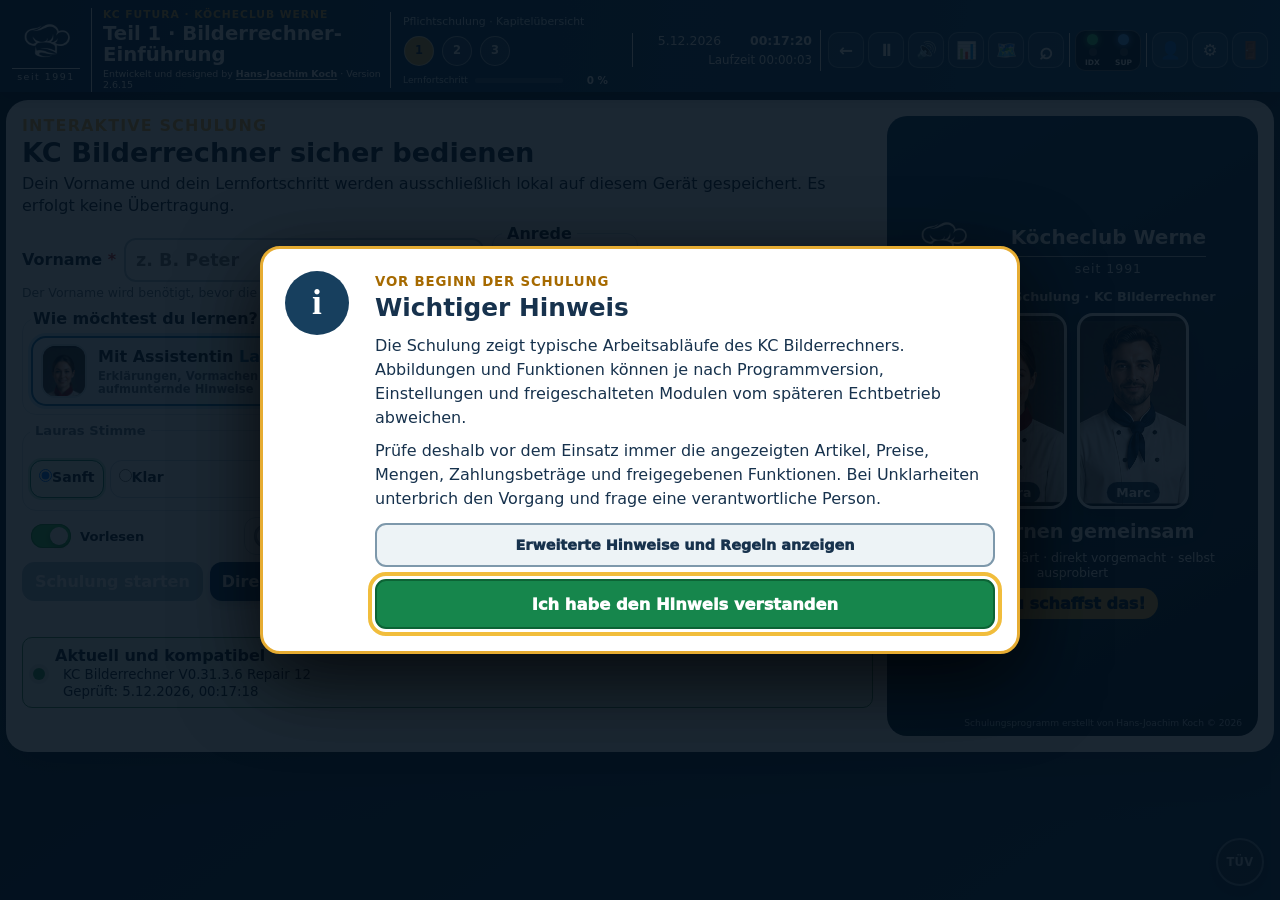
<file: training-video/index.html>
<!doctype html>
<html lang="de">
<head>
  <meta charset="utf-8">
  <meta name="viewport" content="width=device-width,initial-scale=1">
  <meta name="theme-color" content="#10243a">
  <title>KC Bilderrechner – Interaktive Schulung 3.14 FUTURA</title>
  <link rel="stylesheet" href="styles.css?build=2.6.15-r6">
  <link rel="stylesheet" href="training-playback-core.css">
  <link rel="stylesheet" href="../shared/unified-header.css">
</head>
<body>
<main class="app-shell">
  <header class="topbar training-academy-header">
    <div class="training-brand"><img src="../academy/assets/kc_logo.webp" alt="Köcheclub Werne"><div><small>KC FUTURA · Köcheclub Werne</small><h1>Teil 1 · Pflichtschulung</h1><p>KC Bilderrechner · FUTURA 3.14</p></div></div>
    <div id="trainingHeaderProgress" class="training-scene-progress" aria-label="Schulungsfortschritt"><i></i><span id="trainingHeaderProgressText">0 %</span></div>
    <div id="trainingVoiceMonitor" class="training-voice-monitor is-ready" role="status" aria-live="polite" aria-label="Audio- und Stimmenstatus"><span class="training-scope" aria-hidden="true"><i></i><i></i><i></i><i></i><i></i><i></i><i></i><i></i><i></i></span><b id="trainingVoiceMonitorText">Ton bereit</b></div>
    <div class="training-time-core" aria-label="Zeitinformationen"><span id="trainingDateDisplay">--.--.----</span><strong id="trainingClockDisplay">--:--:--</strong><span id="trainingElapsedDisplay">Laufzeit 00:00:00</span></div>
    <div class="topbar-actions training-top-actions"><button id="trainingHeaderBack" class="header-ghost" type="button">← Zurück</button><button id="trainingHeaderPause" class="header-ghost" type="button">⏸ Pause</button><div class="training-sound-wrap"><button id="globalSoundBtn" class="topbar-icon" type="button" title="Ton ein/aus" aria-label="Ton ein oder aus">🔊</button><div id="trainingVolumePopover" class="training-volume-popover hidden"><label>Lautstärke <b id="trainingVolumeValue">7/10</b></label><div class="training-volume-range-wrap"><input id="trainingVolume" type="range" min="1" max="10" step="0.5" value="7"><div class="training-volume-ticks" aria-hidden="true"><i></i><i></i><i></i><i></i><i></i><i></i><i></i><i></i><i></i><i></i><i></i><i></i><i></i><i></i><i></i><i></i><i></i><i></i><i></i></div><div class="training-volume-scale"><span>1</span><span>2</span><span>3</span><span>4</span><span>5</span><span>6</span><span>7</span><span>8</span><span>9</span><span>10</span></div></div></div></div><button id="trainingHeaderDashboard" class="topbar-icon" type="button" title="Mein Lernstand" aria-label="Mein Lernstand öffnen">📊</button><button id="trainingHeaderRoadmap" class="topbar-icon" type="button" title="Schulungsübersicht" aria-label="Schulungsübersicht öffnen">🗺️</button><span class="training-status-separator" aria-hidden="true"></span><div id="trainingDbCluster" class="training-db-cluster" aria-label="Datenbankstatus"></div><button id="globalSettingsBtn" class="topbar-icon" type="button" title="Einstellungen" aria-label="Einstellungen öffnen">⚙️</button><a class="topbar-icon training-exit" href="../index.html" title="Schulung verlassen" aria-label="Schulung verlassen">🚪</a></div>
  </header>

  <div id="globalSettingsModal" class="modal-backdrop hidden" role="dialog" aria-modal="true" aria-labelledby="globalSettingsTitle">
    <div class="modal training-settings-modal">
      <button id="globalSettingsClose" class="settings-close" type="button" aria-label="Einstellungen schließen">×</button>
      <h3 id="globalSettingsTitle">Schulungseinstellungen</h3>
      <div class="settings-modal-grid">
        <label><span>Hauptcoach</span><select id="globalCoachSelect"><option value="female">Laura</option><option value="male">Marc</option><option value="none">Ohne Coach</option></select></label>
        <label><span>Stimme</span><select id="globalVoiceSelect"><option value="one">Stimme 1</option><option value="two">Stimme 2</option></select></label>
        <label class="setting-check"><input id="globalSoundToggle" type="checkbox"> <span>Ton und Vorlesen aktiv</span></label>
        <button id="globalVoiceTest" type="button">🔊 Stimme testen</button>
        <button id="trainingAudioTuv" type="button">✅ Audio-TÜV ausführen</button>
        <p id="trainingAudioTuvStatus" class="status" aria-live="polite">Noch nicht geprüft.</p>
      </div>
    </div>
  </div>

  <section id="welcome" class="panel welcome-panel">
    <div class="welcome-copy">
      <span class="eyebrow">Interaktive Schulung</span>
      <h2>KC Bilderrechner sicher bedienen</h2>
      <p id="privacyIntro">Dein Vorname und dein Lernfortschritt werden ausschließlich lokal auf diesem Gerät gespeichert. Es erfolgt keine Übertragung.</p>
      <div class="identity-row" id="identityRow">
        <label class="name-field"><span>Vorname <span class="required">*</span></span>
          <input id="firstName" maxlength="40" autocomplete="given-name" placeholder="z. B. Peter" aria-describedby="nameRequiredHint">
        </label>
        <fieldset class="address-choice"><legend>Anrede</legend><label><input type="radio" name="addressMode" value="du" checked> Du</label><label><input type="radio" name="addressMode" value="sie"> Sie</label></fieldset>
      </div>
      <p id="nameRequiredHint" class="name-required-hint">Der Vorname wird benötigt, bevor die Schulung gestartet werden kann.</p>
      <fieldset class="assistant-start-choice">
        <legend id="learningModeLegend">Wie möchtest du lernen?</legend>
        <label class="assistant-mode-card selected" data-assistant-mode="female">
          <input type="radio" name="assistantMode" value="female" checked>
          <span class="mini-coach-image female"><img src="../avatar-core/assets/chef/chef_female_neutral_armless_v0257.png" alt=""></span><span><strong>Mit Assistentin <b>Laura</b></strong><small>Erklärungen, Vormachen und aufmunternde Hinweise</small></span>
        </label>
        <label class="assistant-mode-card" data-assistant-mode="male">
          <input type="radio" name="assistantMode" value="male">
          <span class="mini-coach-image male"><img src="../avatar-core/assets/chef/chef_male_neutral_armless_v0257.png" alt=""></span><span><strong>Mit Assistent <b>Marc</b></strong><small>Erklärungen, Vormachen und aufmunternde Hinweise</small></span>
        </label>
        <label class="assistant-mode-card without" data-assistant-mode="none">
          <input type="radio" name="assistantMode" value="none">
          <span class="without-icon" aria-hidden="true">↗</span>
          <span><strong>Ohne Assistent lernen</strong><small>Nur Texte, Markierungen und praktische Aufgaben</small></span>
        </label>
      </fieldset>
      <fieldset id="voiceChoice" class="voice-choice"><legend id="voiceChoiceLegend">Lauras Stimme auswählen</legend><label><input type="radio" name="voiceVariant" value="one" checked><span><strong id="voiceOneTitle">Stimme 1 · sanft und herzlich</strong><small id="voiceOneName">Natürliche deutsche Stimme</small></span></label><label><input type="radio" name="voiceVariant" value="two"><span><strong id="voiceTwoTitle">Stimme 2 · freundlich und klar</strong><small id="voiceTwoName">Alternative deutsche Stimme</small></span></label><button id="testVoice" type="button">🔊 Ausgewählte Stimme testen</button><p id="voiceTestStatus" class="status" aria-live="polite"></p></fieldset>
      <div class="welcome-settings"><label class="sound-start-choice"><input id="startSound" type="checkbox" checked> <span>Vorlesen</span></label><label class="skip-greeting-choice"><input id="skipGreeting" type="checkbox"> <span>Begrüßung überspringen</span></label><label class="consent"><input id="saveConsent" type="checkbox" checked> <span>Lernstand speichern</span></label></div>
      <div class="welcome-actions"><button id="startTraining" class="primary" disabled>Schulung starten</button><button id="directAcademy" class="primary academy-direct" type="button">Direkt zur Academy</button><button id="resetProgress" class="ghost">Gespeicherten Lernstand löschen</button></div>
      <p id="welcomeMessage" class="status" aria-live="polite"></p>
      <div id="versionSyncStatus" class="version-sync-status checking"><span class="version-dot"></span><div><strong>Versionsabgleich läuft …</strong><small>Schulung und Originaloberfläche werden geprüft.</small></div></div>
    </div>
    <div class="welcome-visual">
      <div class="welcome-branding">
        <img class="club-logo" src="Koecheclub_Logo.webp" alt="Köcheclub Werne Logo">
        <div class="club-wordmark"><strong>Köcheclub Werne</strong><span class="brand-rule" aria-hidden="true"></span><small>seit 1991</small></div>
      </div>
      <span class="welcome-subtitle">Interaktive Schulung · KC Bilderrechner</span>
      <div class="welcome-coach-pair" aria-label="Zwei freundliche Assistenten">
        <div class="welcome-coach-card female"><img src="../avatar-core/assets/chef/chef_female_neutral_armless_v0257.png" alt="Lachende Assistent-Assistentin"><span>Laura</span></div>
        <div class="welcome-coach-card male"><img src="../avatar-core/assets/chef/chef_male_neutral_armless_v0257.png" alt="Lachender Assistent-Assistent"><span>Marc</span></div>
      </div>
      <strong>Wir lernen gemeinsam</strong>
      <span>Freundlich erklärt · direkt vorgemacht · selbst ausprobiert</span>
      <div id="encouragement" class="encouragement">Du schaffst das!</div>
      <small class="creator-credit">Schulungsprogramm erstellt von Hans-Joachim Koch © 2026</small>
    </div>
  </section>


  <section id="softwareIntroChoice" class="panel software-intro hidden">
    <div class="software-intro-card">
      <img id="softwareIntroChoiceCoach" class="software-intro-coach" src="../avatar-core/assets/chef/chef_female_neutral_armless_v0257.png" alt="Schulungsbegleitung">
      <div><span class="eyebrow">Kurze Orientierung</span><h2 id="softwareGuideQuestion">Möchtest du eine kurze Einweisung in die Bedienung der Schulungssoftware?</h2><p id="softwareGuideIntro">Wir zeigen dir auf Wunsch zuerst die Kopfzeile, die wichtigsten Anzeigen und die Bedienknöpfe. Danach beginnt die eigentliche Pflichtschulung.</p>
        <div class="software-intro-actions"><button id="softwareIntroYes" class="primary" type="button">Ja, kurz erklären</button><button id="softwareIntroNo" type="button">Nein, direkt beginnen</button></div>
      </div>
    </div>
  </section>

  <section id="softwareGuide" class="panel software-guide hidden">
    <div class="software-guide-head"><div><span class="eyebrow">Bedienung der Schulungssoftware</span><h2>Die wichtigsten Bereiche auf einen Blick</h2><p id="softwareGuideStatus">Wähle einen Bereich aus oder lasse dir die Übersicht vollständig erklären.</p></div><img id="softwareGuideCoach" src="../avatar-core/assets/chef/chef_female_neutral_armless_v0257.png" alt="Schulungsbegleitung"></div>
    <div class="software-guide-map">
      <button type="button" data-guide="Kapitelkreise" data-guide-text="Die Kapitelkreise zeigen die Themen. Ein Haken erscheint nur bei wirklich abgeschlossenen Themen."><b>1 · 2 · 3</b><span>Kapitel und Sprungmarken</span></button>
      <button type="button" data-guide="Lernfortschritt" data-guide-text="Der Lernfortschritt zeigt, wie viel des aktuellen Schulungsteils bereits abgeschlossen ist."><b>33 %</b><span>Lernfortschritt</span></button>
      <button type="button" data-guide="Zeit" data-guide-text="Datum, Uhrzeit und Laufzeit helfen dir bei der zeitlichen Orientierung."><b>14:08</b><span>Datum und Laufzeit</span></button>
      <button type="button" data-guide="Zurück und Pause" data-guide-text="Mit Zurück wechselst du zum vorherigen Bereich. Pause dunkelt die Schulung ab und bietet dir das direkte Fortsetzen an."><b>← &nbsp; ‖</b><span>Zurück und Pause</span></button>
      <button type="button" data-guide="Ton" data-guide-text="Ein Klick auf den Lautsprecher öffnet die Lautstärke. Ein Doppelklick schaltet den Ton ein oder aus."><b>Ton</b><span>Lautsprecher und Stimme</span></button>
      <button type="button" data-guide="Übersichten" data-guide-text="Hier öffnest du deinen Lernstand und die vollständige Schulungsübersicht."><b>Diagramm</b><span>Lernstand und Übersicht</span></button>
      <button type="button" data-guide="Systemstatus" data-guide-text="Die Leuchten zeigen den Zustand der lokalen und der Online-Datenbank. Ein Klick öffnet die Systeminformationen."><b>DB</b><span>Datenbankstatus</span></button>
      <button type="button" data-guide="Einstellungen und Ausgang" data-guide-text="Über das Zahnrad änderst du dein Profil. Die Tür verlässt das Programm."><b>Zahnrad · Tür</b><span>Einstellungen und Ausgang</span></button>
    </div>
    <div class="software-intro-actions"><button id="softwareGuideReplay" type="button">Noch einmal erklären</button><button id="softwareGuideContinue" class="primary" type="button">Weiter zur Begrüßung</button></div>
  </section>

  <section id="personalTrainingIntro" class="panel personal-training-intro hidden">
    <div class="personal-training-card"><div class="personal-training-portrait"><img id="personalTrainingCoach" src="../avatar-core/assets/chef/chef_female_neutral_armless_v0257.png" alt="Schulungsbegleitung"><span id="personalTrainingPulse" aria-hidden="true"></span></div><div><span class="eyebrow" id="coachSectionEyebrow">Deine Schulungsbegleitung</span><h2 id="personalTrainingTitle">Hallo, ich bin Laura.</h2><p id="personalTrainingText"></p><div class="software-intro-actions"><button id="personalTrainingReplay" type="button">Begrüßung wiederholen</button><button id="personalTrainingContinue" class="primary" type="button">Einführung starten</button></div></div></div>
  </section>

  <section id="futuraIntro" class="panel futura-intro hidden">
    <div id="futuraOpeningStage" class="futura-stage futura-opening-stage">
      <button id="futuraSkip" class="stage-skip" type="button" aria-label="Einführungsdialog überspringen">Einführung überspringen ×</button>
      <div class="futura-intro-head">
        <div><span class="eyebrow">FUTURA 3.14 · Unser gemeinsamer Weg</span><h2 id="futuraIntroTitle">Warum führen wir ab 2026 den Bilderrechner ein?</h2><p id="futuraIntroLead"></p></div>
        <div class="futura-coach"><img id="futuraCoachImage" src="../avatar-core/assets/chef/chef_female_neutral_armless_v0257.png" alt="Schulungsbegleitung"><div><strong id="futuraCoachName">Laura</strong><small>begleitet durch die Einführung</small></div></div>
      </div>
      <blockquote>„Der Bilderrechner unterstützt uns – die Entscheidungen treffen weiterhin wir.“</blockquote>
    </div>
    <div id="futuraReasonStage" class="futura-stage futura-reason-stage hidden">
      <button id="futuraReasonSkip" class="stage-skip" type="button" aria-label="Vorteile überspringen">Vorteile überspringen ×</button>
      <div class="futura-reason-window-head"><div><span class="eyebrow">Kurze Wiederholung</span><h3 id="futuraReasonWindowTitle">Vorteile des KC Bilderrechners</h3></div></div>
      <div id="futuraReasons" class="futura-reasons" aria-live="polite"></div>
      <div class="futura-thoughts-card"><span class="eyebrow">Vorteile des KC Bilderrechners</span><div id="futuraClosing" class="futura-closing" aria-live="polite" aria-label="Wiederholung der Vorteile"></div></div>
      <div class="futura-actions"><button id="futuraReplay" type="button">↻ Noch einmal anhören</button><button id="futuraStartLearning" class="primary" type="button" disabled>Schulung starten ▶</button></div>
    </div>
  </section>


  <section id="chapterOverview" class="panel chapter-overview hidden">
    <button id="chapterOverviewSkip" class="stage-skip" type="button">Kapitelübersicht überspringen ×</button>
    <div class="chapter-overview-layout">
      <div class="chapter-overview-copy">
        <span class="eyebrow">Pflichtschulung · Grundlagen und Verkauf</span>
        <h2 id="chapterOverviewTitle">Das erwartet dich in diesem Kapitel</h2>
        <p id="chapterOverviewLead">In diesem Kapitel schauen wir uns die Kassenoberfläche an und lernen die wichtigsten Abläufe für einen sicheren Verkauf.</p>
        <ul class="chapter-overview-list">
          <li>Kopfzeile, Statusanzeigen und Betriebsmodus verstehen</li>
          <li>Warengruppen und Artikel sicher auswählen</li>
          <li>Artikelinformationen, Varianten und Allergene aufrufen</li>
          <li>Mengen ändern und den Warenkorb kontrollieren</li>
          <li>Artikel löschen und Fehler richtig korrigieren</li>
          <li>Zahlungen, Rückgeld und „Stimmt so“ durchführen</li>
          <li>Sondertasten und typische Situationen am Weihnachtsmarkt kennenlernen</li>
        </ul>
        <div class="chapter-overview-facts">
          <div><strong id="chapterOverviewSteps">12</strong><span>geführte Themen</span></div>
          <div><strong id="chapterOverviewDuration">ca. 30–40 Min.</strong><span>mit Vorführungen und Fragen</span></div>
          <div><strong>Übungen + Quiz</strong><span>Abschluss des Kapitels</span></div>
        </div>
        <div class="chapter-overview-actions">
          <button id="chapterOverviewStart" class="primary ready-pulse" type="button">Kapitel jetzt starten ▶</button>
          <button id="chapterOverviewSkipBottom" type="button">Kapitelübersicht überspringen</button>
        </div>
      </div>
      <aside class="chapter-overview-coach">
        <img id="chapterOverviewCoachImage" src="../avatar-core/assets/chef/chef_female_neutral_armless_v0257.png" alt="Schulungsbegleitung">
        <strong id="chapterOverviewCoachName">Laura</strong>
        <span id="chapterOverviewCoachText">zeigt, was du gleich lernst</span>
      </aside>
    </div>
  </section>


  <div id="chapterRewardOverlay" class="chapter-reward-overlay hidden" role="dialog" aria-modal="true" aria-labelledby="chapterRewardTitle">
    <div class="chapter-reward-card">
      <div class="chapter-reward-coaches" aria-label="Laura und Marc gratulieren"><figure><img src="../academy/assets/avatars_clean/laura.png" alt="Laura"><figcaption>Laura</figcaption></figure><div id="chapterRewardIcon" class="chapter-reward-icon" aria-hidden="true">🍀</div><figure><img src="../academy/assets/avatars_clean/marc.png" alt="Marc"><figcaption>Marc</figcaption></figure></div>
      <span class="eyebrow">Kapitel geschafft</span>
      <h2 id="chapterRewardTitle">Sehr gut!</h2>
      <p id="chapterRewardText">Sie haben dieses Kapitel erfolgreich abgeschlossen.</p>
      <button id="chapterRewardContinue" class="primary" type="button">Weiter ▶</button>
    </div>
  </div>

  <div id="chapterChoiceOverlay" class="chapter-choice-overlay hidden" role="dialog" aria-modal="true" aria-labelledby="chapterChoiceTitle">
    <div class="chapter-choice-card">
      <span class="eyebrow">Kurze Pause zum Nachdenken</span>
      <h2 id="chapterChoiceTitle">Möchten Sie jetzt weitermachen oder eine Pause einlegen?</h2>
      <p>Ihr Lernstand ist gespeichert. Bei einer Pause können Sie später genau hier fortsetzen.</p>
      <div class="chapter-choice-actions"><button id="chapterPause" type="button">⏸ Pause</button><button id="chapterContinue" class="primary" type="button">Jetzt weiter ▶</button></div>
    </div>
  </div>

  <div id="partOneCompleteOverlay" class="chapter-choice-overlay hidden" role="dialog" aria-modal="true" aria-labelledby="partOneCompleteTitle">
    <div class="chapter-choice-card part-transition-card">
      <span class="eyebrow">Teil 1 erfolgreich abgeschlossen</span>
      <div class="part-transition-icon" aria-hidden="true">✓</div>
      <h2 id="partOneCompleteTitle">Sehr gut – die Pflichtschulung ist geschafft!</h2>
      <p id="partOneCompleteText">Dein Lernstand wurde gespeichert. Möchtest du eine Pause machen oder gleich mit Teil 2 in der FUTURA Academy weitermachen?</p>
      <div class="chapter-choice-actions"><button id="partOnePause" type="button">⏸ Pause machen</button><button id="partTwoContinue" class="primary" type="button">Teil 2 jetzt starten ▶</button></div>

  <div id="glueckskeksOverlay" class="chapter-choice-overlay hidden" role="dialog" aria-modal="true" aria-labelledby="glueckskeksTitel">
    <div class="chapter-choice-card">
      <h2 id="glueckskeksTitel">Du hast einen Glückskeks erhalten</h2>
      <p id="glueckskeksFrage">Möchtest du ihn öffnen?</p>
      <div id="glueckskeksKeksGanz" style="font-size:5rem;cursor:pointer;margin:20px 0;text-align:center;transition:transform .15s" role="button" tabindex="0" aria-label="Glückskeks öffnen">🥠</div>
      <div id="glueckskeksErgebnis" class="hidden" style="text-align:center">
        <div style="font-size:3.5rem;margin:10px 0">🥠💥</div>
        <div style="background:#fdfaf3;border:1px solid #e4dcc3;border-radius:6px;padding:16px 20px;margin:14px auto;max-width:340px;font-style:italic;color:#3a3324;box-shadow:0 4px 14px #0002" id="glueckskeksZettel"></div>
      </div>
      <div class="chapter-choice-actions"><button id="glueckskeksSchliessen" class="primary hidden" type="button">Weiter ▶</button></div>
    </div>
  </div>
    </div>
  </div>

  <section id="dashboard" class="panel hidden">
    <div class="learner-line"><div><span class="eyebrow" id="pathEyebrow">Dein Lernpfad</span><h2 id="greeting">Willkommen</h2></div><div class="score-pill"><span id="overallScore">0</span>% bestanden</div></div>
    <div class="module-grid">
      <button class="module-card" data-module="quick"><span>1.1</span><div><strong>Grundlagen und Verkauf</strong><small>12 Kapitel: Motivation, Oberfläche, Artikel, Mengen, Löschen und Zahlung</small></div><b id="quickState">Starten</b></button>
      <button class="module-card" data-module="advanced"><span>1.2</span><div><strong>Sonderfunktionen und Artikelintelligenz</strong><small>13 Kapitel: Trinkgeld, Konto, Personal, Pfand, Infos, Varianten, Favoriten, Pool, Happy Hour und Reklamation</small></div><b id="advancedState">Starten</b></button>
      <button class="module-card" data-module="practice"><span>1.3</span><div><strong>Interaktive Praxisprüfung</strong><small>Aufgaben selbst erledigen und direkt prüfen lassen</small></div><b id="practiceState">Starten</b></button>
      <button id="openAcademyPart2" class="module-card academy-module-card" type="button"><span>2</span><div><strong>FUTURA Academy</strong><small>Praxissituationen, Kommunikation und zusätzliche Lernfolgen</small></div><b id="academyState">Öffnen</b></button>
    </div>
    <div class="dashboard-actions"><button id="continueBtn" class="primary">Weiterlernen</button><button id="certificateBtn" class="hidden" disabled>Teilnahmezertifikat</button><button id="bonusBtn" class="hidden" type="button">Bonusgeschichten</button><button id="feedbackBtn" class="hidden">Schulung bewerten</button><button id="exportLearningReport" class="hidden" aria-hidden="true" tabindex="-1">Lernbericht</button><button id="changeProfile" class="ghost">Name/Stimme ändern</button></div>
    <section class="extension-overview" aria-labelledby="extensionOverviewTitle">
      <div class="extension-overview-head"><div><span class="eyebrow">Freiwillige Weiterbildung</span><h3 id="extensionOverviewTitle">Weitere FUTURA-Lernmodule</h3><p>Diese Zusatzmodule werden nach und nach ergänzt. Sie gehören nicht zur Pflichtschulung des Bilderrechners.</p></div><span id="extensionUnlockState" class="extension-lock">Nach Pflichtschulung sichtbar</span></div>
      <div class="extension-card-grid">
        <button class="extension-card" data-extension="reklamation"><span>💬</span><div><strong>Reklamationsmanagement</strong><small>Ruhig, freundlich und professionell reagieren</small></div><b>Spielbar</b></button>
        <button class="extension-card" data-extension="jugendschutz"><span>🛡️</span><div><strong>Jugendschutz</strong><small>Alterskontrolle und verantwortungsvoller Alkoholverkauf</small></div><b>Spielbar</b></button>
        <button class="extension-card" data-extension="allergene"><span>ⓘ</span><div><strong>Allergene – Vertiefung</strong><small>Gäste sicher informieren und Angaben prüfen</small></div><b>Im Aufbau</b></button>
        <button class="extension-card" data-extension="hygiene"><span>🧼</span><div><strong>Hygiene</strong><small>Sauberes und sicheres Arbeiten am Stand</small></div><b>Im Aufbau</b></button>
        <button class="extension-card" data-extension="verkauf"><span>🤝</span><div><strong>Sicher verkaufen</strong><small>Freundlicher Gästeservice und klare Kommunikation</small></div><b>Im Aufbau</b></button>
        <button class="extension-card" data-extension="sicherheit"><span>⚠️</span><div><strong>Sicherheit am Stand</strong><small>Heiße Getränke, Geräte und Arbeitswege</small></div><b>Im Aufbau</b></button>
        <button class="extension-card" data-extension="team"><span>👥</span><div><strong>Teamarbeit im Stoßgeschäft</strong><small>Aufgabenverteilung und Zusammenarbeit bei Andrang</small></div><b>Im Aufbau</b></button>
      </div>
      <p class="advanced-certificate-note">Nach Abschluss der freiwilligen Lernmodule kann später ein zusätzliches Zertifikat mit den absolvierten Weiterbildungsthemen ausgestellt werden.</p>
    </section>

  </section>


  <section id="extensionInfo" class="panel hidden extension-info-panel">
    <div class="extension-info-card">
      <span class="eyebrow">Freiwilliges FUTURA-Modul</span>
      <div id="extensionInfoIcon" class="extension-info-icon">💬</div>
      <h2 id="extensionInfoTitle">Reklamationsmanagement</h2>
      <p id="extensionInfoText">Dieses Kapitel befindet sich noch im Aufbau.</p>
      <div class="construction-note"><strong>Dieses Kapitel befindet sich noch im Aufbau.</strong><span>Die bereits fertige Pflichtschulung bleibt davon vollständig unabhängig.</span></div>
      <button id="extensionInfoBack" class="primary" type="button">Zurück zur Übersicht</button>
    </div>
  </section>

  <section id="lesson" class="panel lesson-panel hidden">
    <div class="training-progress-header">
      <div class="progress-copy"><strong id="lessonPercent">0 %</strong><span id="lessonRemaining">Noch 0 Inhalte</span></div>
      <div class="progress-track" aria-label="Gesamtfortschritt"><span id="lessonTopProgress"></span></div>
    </div>
    <div class="lesson-head"><div class="lesson-live-summary"><div class="lesson-heading-data"><span id="lessonModule"></span><span id="lessonTitle"></span></div><strong>Live-Oberfläche des KC Bilderrechners</strong><small>Die Schulung öffnet und markiert die passenden Bereiche direkt in der Originaloberfläche.</small></div>
      <div class="lesson-options" aria-label="Schulungseinstellungen">
        <label><input id="assistantToggle" type="checkbox" checked> Assistent ein</label>
        <label><input id="soundToggle" type="checkbox" checked> Ton ein</label>
        <button id="exitLesson" class="ghost">Übersicht</button>
      </div></div>
    <div id="lessonStepTrack" class="lesson-step-track" aria-label="Lektionsfortschritt"></div>
    <div class="lesson-stage coach-dock-layout">
      <div class="lesson-workspace">
        <div id="lessonStillPreview" class="lesson-still-preview hidden" aria-live="polite">
          <div class="still-preview-heading"><span class="eyebrow">Zuerst in Ruhe ansehen</span><h3 id="lessonStillTitle">Bereich des Bilderrechners</h3><p id="lessonStillSubtitle"></p></div>
          <div class="still-preview-content"><div class="still-image-stage"><img id="lessonStillImage" alt="Vorläufiges Schulungsbild"><span id="lessonStillCursor" class="still-demo-cursor" aria-hidden="true"><svg viewBox="0 0 64 64"><path d="M8 4 53 36 34 39 24 58Z" fill="#ef1b24" stroke="#fff" stroke-width="5" stroke-linejoin="round"/><path d="m32 39 12 19" stroke="#6d0005" stroke-width="7" stroke-linecap="round"/></svg><i></i></span></div><ol id="lessonStillFeatures" class="lesson-still-features" aria-label="Funktionen dieses Bereichs"></ol></div>
          <div class="still-preview-actions"><button id="lessonStillReplay" type="button">🔊 Erklärung wiederholen</button><button id="lessonStillContinue" class="primary" type="button">Zur bewegten Vorführung ▶</button></div>
        </div>
        <div id="lessonVisual" class="lesson-visual original-pos-frame scrollable-pos">
          <iframe id="lessonPosFrame" scrolling="no" title="Originaler KC Bilderrechner" src="../pos/index.html?training=1&embeddedTraining=1&ui=0.31.3.6-r13&guided=1.0.1"></iframe>
        </div>
      </div>

      <aside id="lessonGuide" class="coach-dock" aria-label="Assistent und Schrittanleitung">
        <div class="coach-dock-head">
          <div id="coachPortraitWrap" class="coach-portrait-wrap">
            <img id="coachGuideImage" src="../avatar-core/assets/chef/chef_female_neutral_armless_v0257.png" alt="Assistent">
            <span class="coach-status-dot" aria-hidden="true"></span>
            <div id="stepCounter" class="step-counter"></div>
            <span id="coachModeLabel" class="coach-mode-label">Geführte Schulung</span>
          </div>
          <div class="coach-title-block">
            <div id="currentAction" class="current-action">Vorbereitung</div>
            <strong id="coachGuideTitle">Dein Assistent</strong>
          </div>
          <button id="collapseCoach" class="coach-collapse" type="button" title="Coachbereich einklappen" aria-label="Coachbereich einklappen">›</button>
        </div>

        <div class="coach-dock-body">
          <p id="coachGuideText" class="coach-main-text"></p>
          <div id="lessonTip" class="tip extra-tip-card" aria-live="polite"><span class="tip-icon" aria-hidden="true">💡</span><div><strong id="tipLabel">Extra-Tipp</strong><p id="tipText"></p></div></div>
        </div>

        <div class="coach-dock-progress">
          <div class="progress"><span id="lessonProgress"></span></div>
        </div>

        <div class="coach-dock-actions" aria-label="Schulungssteuerung">
          <button id="lessonBack">◀ Zurück</button>
          <button id="speakBtn">🔊 Vorlesen</button>
          <button id="repeatDemo" type="button">↻ Noch einmal zeigen</button>
          <button id="lessonNext" class="primary">Weiter ▶</button>
        </div>
      </aside>
    </div>
  </section>

  <section id="practice" class="panel hidden">
    <div class="training-progress-header">
      <div class="progress-copy"><strong id="practicePercent">0 %</strong><span id="practiceRemaining">Noch 0 Aufgaben</span></div>
      <div class="progress-track" aria-label="Prüfungsfortschritt"><span id="practiceTopProgress"></span></div>
    </div>
    <div class="lesson-head"><div><span class="eyebrow">Interaktive Praxisprüfung</span><h2 id="taskTitle">Aufgabe</h2></div>
      <div class="lesson-options" aria-label="Schulungseinstellungen">
        <label><input id="practiceAssistantToggle" type="checkbox" checked> Assistent ein</label>
        <label><input id="practiceSoundToggle" type="checkbox" checked> Ton ein</label>
        <button id="exitPractice" class="ghost">Übersicht</button>
      </div></div>
    <div class="practice-command-bar" aria-label="Steuerung der Praxisaufgabe">
      <div id="feedback" class="feedback" aria-live="assertive">Führe die Aufgabe aus und wähle anschließend „Aufgabe prüfen“.</div>
      <div class="controls"><button id="taskBack">◀ Zurück</button><button id="taskReset">Aufgabe zurücksetzen</button><button id="checkTask" class="primary">✓ Aufgabe prüfen</button><button id="nextTask" disabled>Nächste Aufgabe ▶</button></div>
    </div>
    <div class="practice-layout">
      <aside class="task-card">
        <div class="practice-coach"><img id="practiceCoachImage" src="../avatar-core/assets/chef/chef_female_neutral_armless_v0257.png" alt="Assistent"><div><strong id="practiceCoachName">Laura begleitet dich</strong><small id="practiceCoachText">Lies die Aufgabe und führe sie anschließend in der Kasse aus.</small></div></div>
        <div class="task-number" id="taskNumber">1</div><p id="taskText"></p><div id="taskHint" class="tip"></div><button id="practiceSpeak" type="button">🔊 Hinweis vorlesen</button><div class="task-score"><span>Versuche</span><strong id="attempts">0</strong></div>
      </aside>
      <div class="simulator original-pos-frame scrollable-pos" id="simulator"><iframe id="practicePosFrame" scrolling="no" title="Originaler KC Bilderrechner – Praxis" src="../pos/index.html?training=1&embeddedTraining=1&ui=0.31.3.6-r13&guided=1.0.1"></iframe></div>
    </div>
  </section>

  <section id="certificate" class="panel hidden certificate-panel">
    <div id="certificatePaper" class="certificate-paper"><div class="cert-seal">✓</div><span>Köcheclub Werne</span><h2>Schulungszertifikat</h2><p>Hiermit wird bestätigt, dass</p><h3 id="certName"></h3><p>mit Erfolg an der interaktiven Schulung zum</p><h3 class="cert-product">KC Bilderrechner</h3><p>teilgenommen und die praktische Schulung abgeschlossen hat.</p><div class="cert-content"><strong>Schulungsinhalte</strong><span>Bedienung der Benutzeroberfläche · Verkaufsvorgänge und Warenkorbverwaltung · Zahlungsabwicklung · Sonderfunktionen · Praktische Übungen</span></div><p id="certDate"></p><p class="cert-version">Schulungsinhalt <b data-training-version>FUTURA 3.14</b> · Software <b>Academy Beta 2.6.15</b> · Grundlage <b data-product-version>KC Bilderrechner V0.31.3.6 Repair 11</b></p><div class="cert-signatures"><div><span class="signature-placeholder">Unterschrift folgt</span><strong>Clubsprecher</strong></div><div><span class="signature-placeholder">Unterschrift folgt</span><strong>Schulungsleiter</strong></div></div></div>
    <div class="certificate-style-picker" aria-label="Zertifikatgestaltung"><strong>Gestaltung:</strong><button id="certificateClassic" class="active" type="button">Classic</button><button id="certificateModern" type="button">Modern · edel</button></div>
    <div class="controls"><button id="printCertificate" class="primary">Zertifikat drucken / als PDF speichern</button><button id="downloadCertificate">Zertifikat als HTML speichern</button><button id="openBonus" class="primary">Bonusgeschichten öffnen</button><button id="closeCertificate">Zur Übersicht</button></div>
  </section>


  <section id="bonus" class="panel hidden bonus-panel">
    <div class="bonus-head"><span class="eyebrow">Freiwilliger Bonus nach der Schulung</span><h2 id="bonusTitle">Lerne Marc und Laura kennen</h2><p class="fiction-note"><strong>Hinweis:</strong> Marc und Laura sind fiktive Schulungsbegleiter. Ihre Geschichten stehen stellvertretend für Gastfreundschaft, Teamgeist, Respekt und soziales Engagement.</p></div>
    <div class="bonus-choice" id="bonusChoice">
      <article><img src="../avatar-core/assets/chef/chef_male_neutral_armless_v0257.png" alt="Marc"><h3>Geschichte von Marc</h3><p>Von Restaurants in Europa bis zur sozialen Gemeinschaftsverpflegung</p><button class="primary" data-story="marc">Geschichte von Marc öffnen</button></article>
      <article><img src="../avatar-core/assets/chef/chef_female_neutral_armless_v0257.png" alt="Laura"><h3>Geschichte von Laura</h3><p>Von der Sterneküche bis zu Senioren und Kindern</p><button class="primary" data-story="laura">Geschichte von Laura öffnen</button></article>
    </div>
    <article id="storyViewer" class="story-viewer hidden"><div class="story-person"><img id="storyImage" alt=""><div class="story-heading"><span class="eyebrow">Fiktive Bonusgeschichte</span><h3 id="storyTitle"></h3><p id="storyIntro" class="story-intro"></p><div class="story-actions story-header-actions"><button id="storyRead" class="primary">🔊 Geschichte vorlesen</button><button id="storyPause">⏸ Pause</button><button id="storyPrint">🖨 Drucken / als PDF</button><button id="storyBack">Andere Geschichte</button></div></div></div><div id="storyText" class="story-text"></div></article>
    <div class="controls"><button id="bonusSkip">Geschichten überspringen</button><button id="bonusFeedback" class="primary">Weiter zum Feedback</button></div>
  </section>

  <section id="trainingTuv" class="panel hidden tuv-panel">
    <div class="survey-head"><div><span class="eyebrow">Integrierter Schulungs-TÜV</span><h2>Technik- und Qualitätsprüfung</h2><p>Der Prüflauf kontrolliert technische Funktionen, Ablauf, Sprache, Bedienbarkeit und die vollständige Abschlusskette.</p></div><div id="tuvOverall" class="survey-badge">Noch nicht geprüft</div></div>
    <div id="tuvResults" class="tuv-results"></div>
    <div class="controls"><button id="runTuv" class="primary">Prüfung erneut starten</button><button id="downloadTuv">TÜV-Bericht exportieren</button><button id="closeTuv">Zur Übersicht</button></div>
  </section>

  <section id="survey" class="panel hidden survey-panel">
    <div class="survey-head">
      <div><span class="eyebrow">Nach erfolgreicher Teilnahme</span><h2 id="surveyTitle">Dein Feedback zur Schulung</h2><p id="surveyIntro">Mit deiner Rückmeldung können Schulungsinhalte, Sprache und Bedienführung gezielt verbessert werden.</p></div>
      <div class="survey-badge">1 = trifft nicht zu<br><strong>10 = trifft vollständig zu</strong></div>
    </div>
    <form id="feedbackForm">
      <div id="surveyQuestions" class="survey-questions"></div>

      <fieldset class="survey-fieldset">
        <legend id="surveyHelpfulLegend">Was hat dir besonders geholfen? <small>Mehrfachauswahl möglich</small></legend>
        <div class="choice-grid">
          <label><input type="checkbox" name="helpful" value="live_demo"> Bewegte Live-Abläufe</label>
          <label><input type="checkbox" name="helpful" value="voice"> Gesprochene Erklärungen</label>
          <label><input type="checkbox" name="helpful" value="avatar"> Persönlicher Assistent</label>
          <label><input type="checkbox" name="helpful" value="practice"> Selbstständige Übungen</label>
          <label><input type="checkbox" name="helpful" value="repeat"> Wiederholungsmöglichkeit</label>
          <label><input type="checkbox" name="helpful" value="original_ui"> Originaloberfläche</label>
        </div>
      </fieldset>

      <fieldset class="survey-fieldset">
        <legend>Wo sollte die Schulung verbessert werden? <small>Mehrfachauswahl möglich</small></legend>
        <div class="choice-grid">
          <label><input type="checkbox" name="improve" value="speech"> Sprache/Stimme</label>
          <label><input type="checkbox" name="improve" value="speed"> Tempo</label>
          <label><input type="checkbox" name="improve" value="explanations"> Verständlichkeit</label>
          <label><input type="checkbox" name="improve" value="demonstrations"> Vorführungen</label>
          <label><input type="checkbox" name="improve" value="practice"> Übungen/Prüfung</label>
          <label><input type="checkbox" name="improve" value="navigation"> Bedienung der Schulung</label>
        </div>
      </fieldset>

      <div class="survey-text-grid">
        <label><span id="surveyPositiveLabel">Was hat dir besonders gut gefallen?</span>
          <textarea id="feedbackPositive" maxlength="1000" rows="4" placeholder="Deine Rückmeldung …"></textarea>
        </label>
        <label>Was sollen wir noch verbessern?
          <textarea id="feedbackImproveText" maxlength="1000" rows="4" placeholder="Deine Verbesserungsidee …"></textarea>
        </label>
      </div>

      <fieldset class="survey-fieldset">
        <legend id="surveyStoriesLegend">Wie haben dir die Bonusgeschichten gefallen?</legend>
        <div class="choice-grid">
          <label><input type="radio" name="stories_seen" value="both"> Beide angesehen</label>
          <label><input type="radio" name="stories_seen" value="marc"> Nur Marc angesehen</label>
          <label><input type="radio" name="stories_seen" value="laura"> Nur Laura angesehen</label>
          <label><input type="radio" name="stories_seen" value="none" checked> Nicht angesehen</label>
        </div>
        <div class="survey-question"><label for="rating_stories">Waren die Geschichten warmherzig, passend und haben sie die Werte des Köcheclubs gut vermittelt?</label><div class="survey-scale"><input id="rating_stories" name="rating_stories" type="range" min="1" max="10" step="1" value="8" data-rating="stories"><output class="survey-value" for="rating_stories">8</output></div></div>
      </fieldset>

      <fieldset class="survey-fieldset recommend-fieldset">
        <legend id="surveyRecommendLegend">Würdest du diese Schulung anderen Bedienern empfehlen?</legend>
        <div class="recommend-options">
          <label><input type="radio" name="recommend" value="yes" required> Ja</label>
          <label><input type="radio" name="recommend" value="maybe"> Vielleicht</label>
          <label><input type="radio" name="recommend" value="no"> Nein</label>
        </div>
      </fieldset>

      <label class="consent"><input id="feedbackNameConsent" type="checkbox"> Meinen Vornamen in der Auswertung mitspeichern. Ohne Häkchen wird die Rückmeldung anonym gespeichert.</label>
      <p id="surveyStatus" class="status" aria-live="polite"></p>
      <div class="survey-actions">
        <button type="button" id="cancelFeedback">Zur Übersicht</button>
        <button type="submit" class="primary">Feedback verbindlich absenden</button>
      </div>
    </form>

    <div id="feedbackComplete" class="feedback-complete hidden">
      <div class="cert-seal">✓</div><h3 id="feedbackThanksTitle">Vielen Dank für dein Feedback!</h3>
      <p id="feedbackSavedText">Vielen Dank. Deine Rückmeldung wurde sicher auf diesem Gerät gespeichert.</p>
      <div class="manager-export-box"><strong>Feedback ausgeben und später im Manager auswerten</strong><span>Die Manager-Datei enthält ein festes Importschema und alle lokal gespeicherten Feedbackbögen.</span></div>
      <div class="controls feedback-output-actions"><button id="printFeedback" type="button">Feedback drucken / als PDF</button><button id="exportFeedbackJson" type="button">Manager-Datei speichern (JSON)</button><button id="exportFeedbackCsv" type="button">Tabelle speichern (CSV)</button><button id="finishFeedback" class="primary">Zur Übersicht</button></div>
    </div>
  </section>
</main>
<button id="trainingTuvBtn" class="tuv-floating" type="button" title="Schulungs-TÜV und Diagnose">TÜV</button>
<script src="../academy/deployment-config.js?v=2.3.0"></script>
<script src="../academy/secure-storage-core.js?v=2.3.1"></script>
<script src="../cores/learning-progress-core/learning-progress-core.js?v=1.0.0"></script>
<script src="../cores/codex-core/codex-core.js?v=1.0.0"></script>
<script src="../academy/supabase-adapter.js?v=2.3.0"></script>
<script src="../shared/participant-data-core.js?v=2.3.0"></script>
<script src="../shared/spoken-text-core.js?v=2.3.2"></script>
<script src="../shared/adaptive-quiz-catalog.js?v=2.6.15"></script>
<script src="../shared/adaptive-quiz-core.js?v=2.6.15"></script>
<script src="../avatar-core/avatar-core.js"></script>
<script src="version-sync-core.js"></script>
<script src="training-playback-core.js"></script>
<script src="../texte/geschichten.js"></script>
<script src="../shared/glueckskeks-sprueche.js"></script>
<script src="../shared/merksatz-pool.js"></script>
<script src="../shared/merksatz-core.js"></script>
<script src="app.js?build=2.6.15-r6"></script>
<script src="../academy/deployment-config.js"></script>
<script src="../academy/supabase-adapter.js"></script>
<script src="../cores/database-security-core/database-security-core.js"></script>
<script src="../shared/global-search-catalog.js?v=2.6.15"></script>
<script src="../shared/unified-header.js"></script>
</body>
</html>
</file>
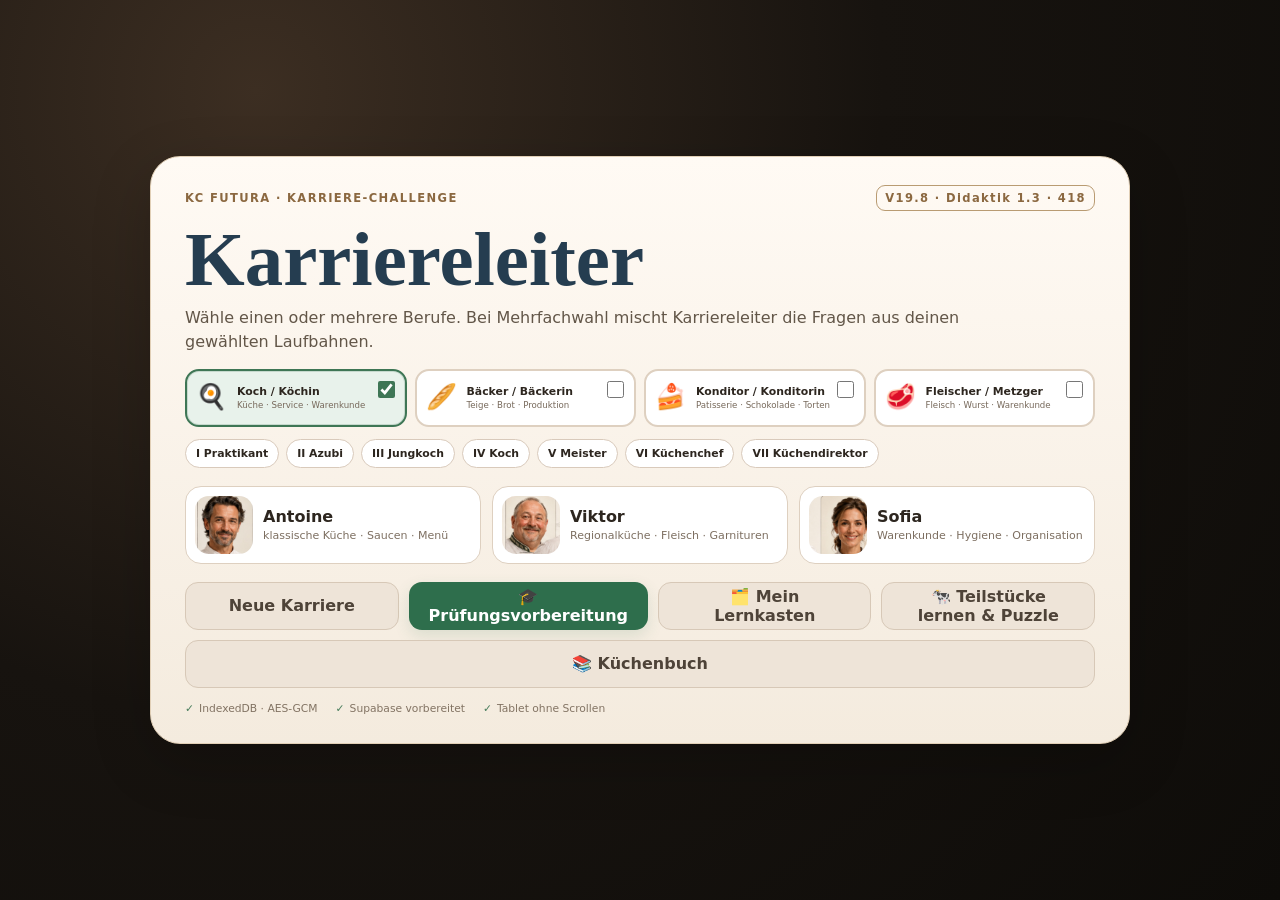
<file: academy/karriereleiter/index.html>
<!doctype html>
<html lang="de">
<head>
  <meta charset="utf-8" />
  <meta name="viewport" content="width=device-width,initial-scale=1,viewport-fit=cover" />
  <meta name="theme-color" content="#17130f" />
  <meta name="apple-mobile-web-app-capable" content="yes" />
  <title>Karriereleiter V19.8 · Didaktik 1.3 · 418</title>
  <link rel="stylesheet" href="styles.css" />
</head>
<body>
<div id="app" class="app-shell">
  <section id="startScreen" class="screen start-screen active">
    <div class="start-panel">
      <div class="brand-line"><span>KC FUTURA · KARRIERE-CHALLENGE</span><b>V19.8 · Didaktik 1.3 · 418</b></div>
      <h1>Karriereleiter</h1>
      <p>Wähle einen oder mehrere Berufe. Bei Mehrfachwahl mischt Karriereleiter die Fragen aus deinen gewählten Laufbahnen.</p>
      <div class="profession-picker" aria-label="Berufslaufbahnen">
        <label class="profession-card"><input type="checkbox" value="Küche" checked><span class="profession-icon">🍳</span><span><b>Koch / Köchin</b><small>Küche · Service · Warenkunde</small></span></label>
        <label class="profession-card"><input type="checkbox" value="Bäckerei"><span class="profession-icon">🥖</span><span><b>Bäcker / Bäckerin</b><small>Teige · Brot · Produktion</small></span></label>
        <label class="profession-card"><input type="checkbox" value="Konditorei"><span class="profession-icon">🍰</span><span><b>Konditor / Konditorin</b><small>Patisserie · Schokolade · Torten</small></span></label>
        <label class="profession-card"><input type="checkbox" value="Metzgerei"><span class="profession-icon">🥩</span><span><b>Fleischer / Metzger</b><small>Fleisch · Wurst · Warenkunde</small></span></label>
      </div>
      <div id="lastStandInfo" class="last-stand hidden"></div>
      <div id="startCareerRibbon" class="career-ribbon"></div>
      <div class="mentor-row">
        <article><img src="assets/antoine.jpg" alt="Antoine"><div><b>Antoine</b><span>klassische Küche · Saucen · Menü</span></div></article>
        <article><img src="assets/viktor.jpg" alt="Viktor"><div><b>Viktor</b><span>Regionalküche · Fleisch · Garnituren</span></div></article>
        <article><img src="assets/sofia.jpg" alt="Sofia"><div><b>Sofia</b><span>Warenkunde · Hygiene · Organisation</span></div></article>
      </div>
      <div class="start-actions">
        <button id="continueBtn" type="button" class="primary-btn hidden">Weiter beim letzten Stand</button>
        <button id="startBtn" type="button" class="secondary-btn">Neue Karriere</button><button id="examCenterStartBtn" type="button" class="primary-btn">🎓 Prüfungsvorbereitung</button><button id="flashcardsStartBtn" type="button" class="secondary-btn">🗂️ Mein Lernkasten</button><button id="anatomyLabStartBtn" type="button" class="secondary-btn">🐄 Teilstücke lernen & Puzzle</button><button id="kitchenBookStartBtn" type="button" class="secondary-btn">📚 Küchenbuch</button>
      </div>
      <div class="start-foot"><span>IndexedDB lokal</span><span>Supabase vorbereitet</span><span>Tablet ohne Scrollen</span></div>
    </div>
  </section>

  <section id="gameScreen" class="screen game-screen">
    <header class="topbar">
      <div class="rank-block"><span id="professionStatus">Koch / Köchin</span><strong id="rankName">Praktikant</strong></div>
      <div class="top-stat"><span>Punkte</span><b id="score">0</b></div>
      <div class="top-stat optional"><span>Treffer</span><b id="accuracy">100%</b></div>
      <div class="question-progress-box">
        <div><span id="questionCounter">Frage 1 / 10</span><small id="difficulty">Grundlage</small></div>
        <div class="question-progress"><i id="questionProgressFill"></i></div>
      </div>
      <button id="onlineBtn" class="icon-btn" aria-label="Online-Spieler">👥<i id="onlineDot"></i></button>
      <button id="voiceBtn" class="icon-btn" aria-label="Sprache ein oder aus">🔊</button>
      <button id="pauseBtn" class="icon-btn pause" aria-label="Pause">Ⅱ</button>
      <div class="db-led-cluster" aria-label="Datenbankstatus">
        <div class="db-led-stack" title="IndexedDB"><span>IDB</span><i id="idbConnLed" class="db-led green"></i><i id="idbTrafficLed" class="db-led yellow"></i></div>
        <div class="db-led-stack" title="Supabase"><span>SB</span><i id="supabaseConnLed" class="db-led green"></i><i id="supabaseTrafficLed" class="db-led yellow"></i></div>
      </div>
      <button id="exitBtn" class="icon-btn exit-btn" aria-label="Karriereleiter verlassen" title="Ausgang">🚪</button>
    </header>

    <div class="career-strip">
      <div id="careerSteps" class="career-steps"></div>
      <div class="career-progress-line"><div class="progress-track"><i id="rankProgress"></i></div><span id="streakInfo"></span></div>
    </div>

    <main class="game-workspace">
      <section class="challenge-card">
        <div class="challenge-head">
          <div><span id="sectionEyebrow" class="section-eyebrow hidden">Materialkunde</span><span id="category" class="category">Gerichte & Zutaten</span><h2 id="title">Aufgabe</h2></div>
          <div class="challenge-meta"><button id="calculatorBtn" class="calc-launch hidden" aria-label="Rechner öffnen">🧮 <span>Rechner</span></button><span id="timeBonus">ohne Zeitdruck</span><span id="examBadge" class="exam-badge hidden">PRÜFUNG</span></div>
        </div>
        <p id="prompt" class="prompt"></p>
        <div id="questionArea" class="question-area"></div>
        <div id="feedback" class="feedback" aria-live="polite"></div>
        <div id="repeatRow" class="repeat-row hidden"><button id="repeatBtn" class="repeat-btn">↻ Frage wiederholen</button><span>Wiederholung = Lernbonus, keine doppelte Karrierewertung</span></div>
        <aside id="knowledgeCard" class="knowledge-card hidden">
          <div><b id="knowledgeTitle">Gut zu wissen</b><span class="knowledge-actions"><button id="bookmarkKnowledgeBtn" class="tiny-icon" aria-label="Wissenskarte merken" title="Im Küchenbuch merken">☆</button><button id="speakKnowledgeBtn" class="tiny-icon" aria-label="Erklärung vorlesen">🔊</button></span></div>
          <p id="knowledgeText"></p>
          <div id="knowledgeFacts" class="knowledge-facts"></div>
        </aside>
        <div id="deepDiveRow" class="deep-dive-row hidden"><button id="deepDiveBtn" class="deep-dive-btn">📖 Rezept</button><span>Zusatzwissen erst nach der Lösung</span></div>
      </section>

      <aside class="mentor-panel">
        <div class="mentor-head"><img id="mentorImage" src="assets/antoine.jpg" alt="Antoine"><div><span>Dein Küchenmentor</span><h3 id="mentorName">Antoine</h3><p id="mentorRole"></p></div></div>
        <div class="mentor-bubble"><b id="mentorBubbleTitle">Bereit?</b><p id="mentorBubbleText">Ich helfe dir, wenn du mich brauchst.</p></div>
        <div class="speech-module">
          <div class="speech-title"><b>Sprache</b><span id="speechStatus">bereit</span></div>
          <canvas id="speechScope" width="280" height="52" aria-label="Sprachoszilloskop"></canvas>
          <div class="speech-actions">
            <button id="readQuestionBtn" class="speech-btn">Frage vorlesen</button>
            <button id="autoReadBtn" class="speech-btn active">Auto an</button>
          </div>
        </div>
        <button id="advisorBtn" class="advisor-btn"><img id="advisorFace" src="assets/antoine.jpg" alt=""><span><b id="advisorName">Antoine fragen</b><small id="jokerCount">3 Joker</small></span></button>
        <button id="examPrepBtn" class="prep-btn">Prüfung vorbereiten</button>
      </aside>
    </main>

    <footer class="game-footer">
      <button id="homeBtn" class="secondary-btn compact">Menü</button><button id="anatomyLabGameBtn" class="secondary-btn compact">🐄 Teilstücke</button><button id="kitchenBookGameBtn" class="secondary-btn compact" aria-label="Mein Küchenbuch">📚</button>
      <div id="roundHint" class="round-hint">Runde mit 10 Aufgaben</div>
      <button id="nextBtn" class="primary-btn compact" disabled>Weiter</button>
    </footer>
  </section>

  <section id="summaryScreen" class="screen summary-screen">
    <div class="summary-card">
      <header><div><span class="eyebrow">RUNDENAUSWERTUNG</span><h2 id="summaryTitle">Deine Runde</h2></div><div class="summary-score"><b id="summaryCorrect">0 / 10</b><span id="summaryPercent">0 %</span><small id="summaryRepeatInfo" class="summary-repeat-info">keine Wiederholung</small><small id="summaryQuickInfo" class="summary-quick-info">Quick: —</small><small id="summaryBonusInfo" class="summary-bonus-info">Zusatzaufgaben: —</small></div></header>
      <div class="summary-grid">
        <div class="donut-card"><div id="resultDonut" class="donut"><div><b id="donutPercent">0%</b><span>richtig</span></div></div><div class="legend"><span><i class="lg-good"></i>richtig <b id="legendGood">0</b></span><span><i class="lg-bad"></i>falsch <b id="legendBad">0</b></span><span><i class="lg-joker"></i>Joker <b id="legendJoker">0</b></span></div></div>
        <div class="category-card"><h3>Fachgebiete</h3><div id="categoryBars" class="category-bars"></div></div>
        <div class="time-card"><h3>Zeit & Tempo</h3><div class="time-kpis"><div><span>Gesamt</span><b id="totalTime">0:00</b></div><div><span>Ø Antwort</span><b id="avgTime">0 s</b></div><div><span>Schnellste</span><b id="fastTime">0 s</b></div></div><div id="timeBars" class="time-bars"></div></div>
        <div class="career-card"><h3>Karriere</h3><div class="career-big"><b id="summaryRank">Praktikant</b><span id="summaryNext">bis Azubi</span></div><div class="progress-track large"><i id="summaryCareerFill"></i></div><p id="summaryCareerText"></p><p id="summaryLearningFocus" class="summary-learning-focus"></p><div class="mentor-summary"><img id="summaryMentorImg" src="assets/sofia.jpg" alt=""><p id="summaryMentorText"></p></div></div>
      </div>
      <footer><button id="summaryHomeBtn" class="secondary-btn">Menü</button><button id="summaryPrepBtn" class="secondary-btn hidden">5 Übungen</button><button id="summaryActionBtn" class="primary-btn">Nächste Runde</button></footer>
    </div>
  </section>

  <section id="promotionScreen" class="screen promotion-screen"><div class="promotion-card"><span class="eyebrow">BEFÖRDERUNG</span><div class="promotion-portrait"><img id="promotionMentor" src="assets/antoine.jpg" alt=""><div><h2 id="promotionTitle">Azubi</h2><p id="promotionText"></p></div></div><div id="promotionUnlock" class="unlock-box"></div><div id="promotionStats" class="promotion-mini-stats"></div><div class="promotion-actions"><button id="certificateBtn" class="secondary-btn">🖨 Stufenurkunde</button><button id="promotionBtn" class="primary-btn">Weiter</button></div></div></section>

  <section id="endScreen" class="screen end-screen"><div class="promotion-card"><span class="eyebrow">KARRIERE GEMEISTERT</span><h2>Küchendirektor</h2><p id="endText"></p><div class="final-stats"><div><span>Punkte</span><b id="finalScore">0</b></div><div><span>Richtig</span><b id="finalCorrect">0</b></div><div><span>Beste Serie</span><b id="finalCombo">x1</b></div></div><div class="promotion-actions"><button id="finalCertificateBtn" class="secondary-btn">🖨 Abschlussurkunde</button><button id="playAgainBtn" class="primary-btn">Neue Karriere</button><button id="endHomeBtn" class="secondary-btn">Menü</button></div></div></section>

  <div id="pauseOverlay" class="overlay hidden"><div class="pause-card"><div class="pause-symbol">Ⅱ</div><h2>Pause</h2><p>Die Runde und der Zeitbonus sind angehalten.</p><button id="resumeBtn" class="primary-btn">Fortsetzen</button></div></div>


  <div id="calculatorOverlay" class="overlay calculator-overlay hidden"><div class="calculator-sheet" role="dialog" aria-modal="true" aria-label="Rechner"><header><div><span class="eyebrow">RECHNER</span><h3>Zum Rechnen</h3></div><button id="closeCalculatorBtn" class="icon-btn" aria-label="Rechner schließen">×</button></header><div class="calc-display"><small id="calcExpression">0</small><strong id="calcResult">0</strong></div><div id="calcKeys" class="calc-keys" aria-label="Rechnertastatur"><button data-key="C" class="calc-clear">C</button><button data-key="⌫">⌫</button><button data-key="%">%</button><button data-key="÷" class="calc-op">÷</button><button data-key="7">7</button><button data-key="8">8</button><button data-key="9">9</button><button data-key="×" class="calc-op">×</button><button data-key="4">4</button><button data-key="5">5</button><button data-key="6">6</button><button data-key="−" class="calc-op">−</button><button data-key="1">1</button><button data-key="2">2</button><button data-key="3">3</button><button data-key="+" class="calc-op">+</button><button data-key="0" class="calc-zero">0</button><button data-key=",">,</button><button data-key="=" class="calc-equals">=</button></div><p>Der Rechner hilft beim Rechenweg. Die Antwort wählst du anschließend in der Aufgabe aus.</p></div></div>

  <div id="quickOverlay" class="overlay quick-overlay hidden"><div class="quick-sheet" role="dialog" aria-modal="true" aria-label="Quick Challenge">
    <header class="quick-head"><div><span class="quick-kicker">⚡ QUICK!</span><h2 id="quickTitle">Schnell entscheiden</h2><p id="quickPrompt"></p></div><div class="quick-clock"><b id="quickTimerText">15</b><small>Sek.</small></div></header>
    <div class="quick-timer"><i id="quickTimerFill"></i></div>
    <div class="quick-workspace"><div class="quick-basket"><div class="basket-art">🧺</div><b id="quickBasketLabel">Einkaufskorb</b><div id="quickBasketItems" class="quick-basket-items"></div><span id="quickProgress">0 / 0</span></div><div id="quickItems" class="quick-items"></div></div>
    <div id="quickFeedback" class="quick-feedback">Ziehe oder tippe die richtigen Dinge in den Korb.</div>
    <footer><span id="quickPenaltyHint">Falscher Griff kostet 2 Sekunden.</span><button id="quickContinueBtn" class="primary-btn compact hidden">Weiter</button></footer>
  </div></div>

  <div id="deepDiveModal" class="overlay deep-dive-overlay hidden"><div class="deep-dive-sheet" role="dialog" aria-modal="true" aria-label="Rezept und Fachwissen">
    <header><div><span id="deepDiveKind" class="eyebrow">REZEPT</span><h2 id="deepDiveTitle">Rezept</h2><p id="deepDiveSubtitle"></p></div><button id="closeDeepDiveBtn" class="icon-btn" aria-label="Schließen">×</button></header>
    <div class="deep-dive-content"><figure id="deepDiveFigure" class="deep-dive-figure hidden"><img id="deepDiveImage" alt=""></figure><section><h3 id="deepDiveIngredientHeading">Zutaten</h3><div id="deepDiveIngredients" class="deep-dive-ingredients"></div></section><section><h3 id="deepDiveStepHeading">Zubereitung</h3><ol id="deepDiveSteps" class="deep-dive-steps"></ol></section><aside id="deepDiveTip" class="deep-dive-tip"></aside></div>
    <footer><button id="speakDeepDiveBtn" class="secondary-btn compact">🔊 Vorlesen</button><button id="deepDiveBackBtn" class="primary-btn compact">Zurück zum Spiel</button></footer>
  </div></div>

  <div id="kitchenBookModal" class="overlay kitchen-book-overlay hidden"><div class="kitchen-book-sheet" role="dialog" aria-modal="true" aria-label="Mein Küchenbuch">
    <header><div><span class="eyebrow">MEIN KÜCHENBUCH</span><h2>Entdecktes Fachwissen</h2><p>Gespeicherte Rezepte und Wissenskarten aus deinen bisherigen Runden.</p></div><button id="closeKitchenBookBtn" class="icon-btn" aria-label="Schließen">×</button></header>
    <div class="book-toolbar"><div class="book-filters"><button class="active" data-book-filter="all">Alle</button><button data-book-filter="Rezept">Rezepte</button><button data-book-filter="Wissenskarte">Wissen</button><button data-book-filter="Fachwissen">Fachwissen</button></div><span id="bookCount">0 Einträge</span></div>
    <div id="kitchenBookGrid" class="kitchen-book-grid"></div>
    <footer><button id="bookPrevBtn" class="secondary-btn compact">‹ Zurück</button><span id="bookPageInfo">1 / 1</span><button id="bookNextBtn" class="secondary-btn compact">Weiter ›</button></footer>
  </div></div>


  <div id="anatomyLabModal" class="overlay anatomy-lab-overlay hidden"><div class="anatomy-lab-sheet" role="dialog" aria-modal="true" aria-label="Teilstücke lernen und Puzzle"><header><div><span class="eyebrow">FLEISCHKUNDE · LERNEN & PUZZLE</span><h3 id="anatomyLabTitle">Teilstücke trainieren</h3></div><button id="closeAnatomyLabBtn" class="icon-btn" aria-label="Schließen">×</button></header><div class="anatomy-lab-toolbar"><div id="anatomyLabAnimals" class="anatomy-animal-selector"></div><div class="anatomy-mode-selector"><button id="anatomyLearnModeBtn" type="button" class="anatomy-mode-btn">📖 Lernen</button><button id="anatomyPuzzleModeBtn" type="button" class="anatomy-mode-btn active">🧩 Puzzle</button></div></div><p id="anatomyLabStatus" class="anatomy-lab-status">Wähle ein Tier.</p><div id="anatomyLabPuzzle" class="anatomy-lab-puzzle"></div></div></div>


  <div id="flashcardsModal" class="overlay flashcards-overlay hidden"><div class="flashcards-sheet" role="dialog" aria-modal="true" aria-label="Mein Lernkasten">
    <header><div><span class="eyebrow">ADAPTIVER KARTEIKASTEN</span><h3>🗂️ Mein Lernkasten</h3><p>Fällige Karten, persönliche Schwächen und prüfungsrelevantes Fachwissen.</p></div><button id="closeFlashcardsBtn" class="icon-btn" aria-label="Schließen">×</button></header>
    <div class="flashcards-stats"><div><b id="flashDueCount">0</b><span>Heute fällig</span></div><div><b id="flashTotalCount">0</b><span>Karten gesamt</span></div><div><b id="flashMasteredCount">0</b><span>Fach 5</span></div><div><b id="flashWeakCount">0</b><span>Schwächen</span></div></div>
    <div class="flashcards-toolbar"><button class="active" data-flash-filter="due">Heute fällig</button><button data-flash-filter="weak">Schwächen</button><button data-flash-filter="exam">Prüfungskarten</button><button data-flash-filter="all">Alle Karten</button><button id="flashSeedBtn" class="secondary-btn compact">+ Lernkarten ergänzen</button></div>
    <div id="flashEmpty" class="flash-empty hidden">Für diesen Filter sind gerade keine Karten fällig.</div>
    <div id="flashStudy" class="flash-study">
      <div class="flash-meta"><span id="flashCategory">Fachwissen</span><span id="flashBox">Fach 1</span><span id="flashProgress">1 / 1</span></div>
      <button id="flashCard" class="flash-card" type="button" aria-label="Lernkarte umdrehen"><div class="flash-front"><img id="flashImage" class="hidden" alt=""><small>FRAGE</small><h2 id="flashFront">Frage</h2><span>Antippen zum Umdrehen</span></div><div class="flash-back"><small>ANTWORT & ZUSATZWISSEN</small><h2 id="flashBackTitle">Antwort</h2><p id="flashBack">Erklärung</p><div id="flashFacts" class="flash-facts"></div></div></button>
      <div id="flashRateRow" class="flash-rate hidden"><button data-flash-rate="again">↻ Nochmal</button><button data-flash-rate="hard">Unsicher</button><button data-flash-rate="good" class="primary-btn">Gewusst</button><button data-flash-rate="easy">Sehr sicher</button></div>
    </div>
    <footer><span id="flashHint">Leitner-System: Sichere Karten wandern in höhere Fächer und erscheinen seltener.</span><button id="flashSpeakBtn" class="secondary-btn compact">🔊 Vorlesen</button></footer>
  </div></div>

  <div id="examCenterModal" class="overlay exam-center-overlay hidden"><div class="exam-center-sheet" role="dialog" aria-modal="true" aria-label="Prüfungsvorbereitung"><header><div><span class="eyebrow">PRÜFUNGSZENTRUM</span><h3>Abschluss-, Gesellen- & Meisterprüfung</h3></div><button id="closeExamCenterBtn" class="icon-btn" aria-label="Schließen">×</button></header><div class="exam-center-grid"><div><p class="exam-intro">Wähle dein Prüfungsziel. Das Training mischt Fachfragen nach den hinterlegten Prüfungsbereichen. Es sind keine Originalprüfungsaufgaben.</p><div id="examProfileGrid" class="exam-profile-grid"></div></div><section id="examProfileDetail" class="exam-profile-detail"><h3 id="examProfileTitle">Prüfung</h3><h4>Prüfungsbereiche</h4><ul id="examAreaList"></ul><h4>Praxis-Checkliste</h4><ul id="examPracticeList"></ul><p id="examSourceNote" class="exam-source-note"></p><button id="examStartSimulationBtn" class="primary-btn">Prüfungstraining starten</button></section></div></div></div>
  <div id="advisorModal" class="overlay hidden"><div class="modal-sheet"><header><div><span class="eyebrow">JOKER & TIPPGEBER</span><h3>Chef fragen</h3></div><button id="closeAdvisorBtn" class="icon-btn">×</button></header><p>Ein Joker gibt einen kurzen fachlichen Hinweis. Die Avatare erklären außerdem falsche Antworten.</p><div id="advisorCards" class="advisor-cards"></div></div></div>

  <div id="onlineModal" class="overlay hidden"><div class="modal-sheet online-sheet"><header><div><span class="eyebrow">ONLINE & CHALLENGE</span><h3>Wer spielt gerade?</h3></div><button id="closeOnlineBtn" class="icon-btn">×</button></header><div class="online-status"><i id="onlineStatusDot"></i><b id="onlineStatusText">Supabase nicht verbunden</b></div><div class="player-profile"><label>Spielname<input id="playerNameInput" maxlength="24" placeholder="z. B. Hans"></label><button id="savePlayerNameBtn" class="secondary-btn compact">Speichern</button></div><div id="onlinePlayers" class="online-players"><p class="empty">Sobald Futura/Supabase verbunden ist, erscheinen hier aktive Spieler.</p></div><div id="incomingChallenge" class="incoming-challenge hidden"></div></div></div>
</div>
<script src="futura-preload.js"></script>
<script src="crypto.js"></script>
<script src="storage.js"></script>
<script src="flashcards.js"></script>
<script src="online.js"></script>
<script src="admin.js"></script>
<script src="adaptive.js"></script>
<script src="didaktik-core.js"></script>
<script src="app.js"></script>
</body>
</html>
</file>
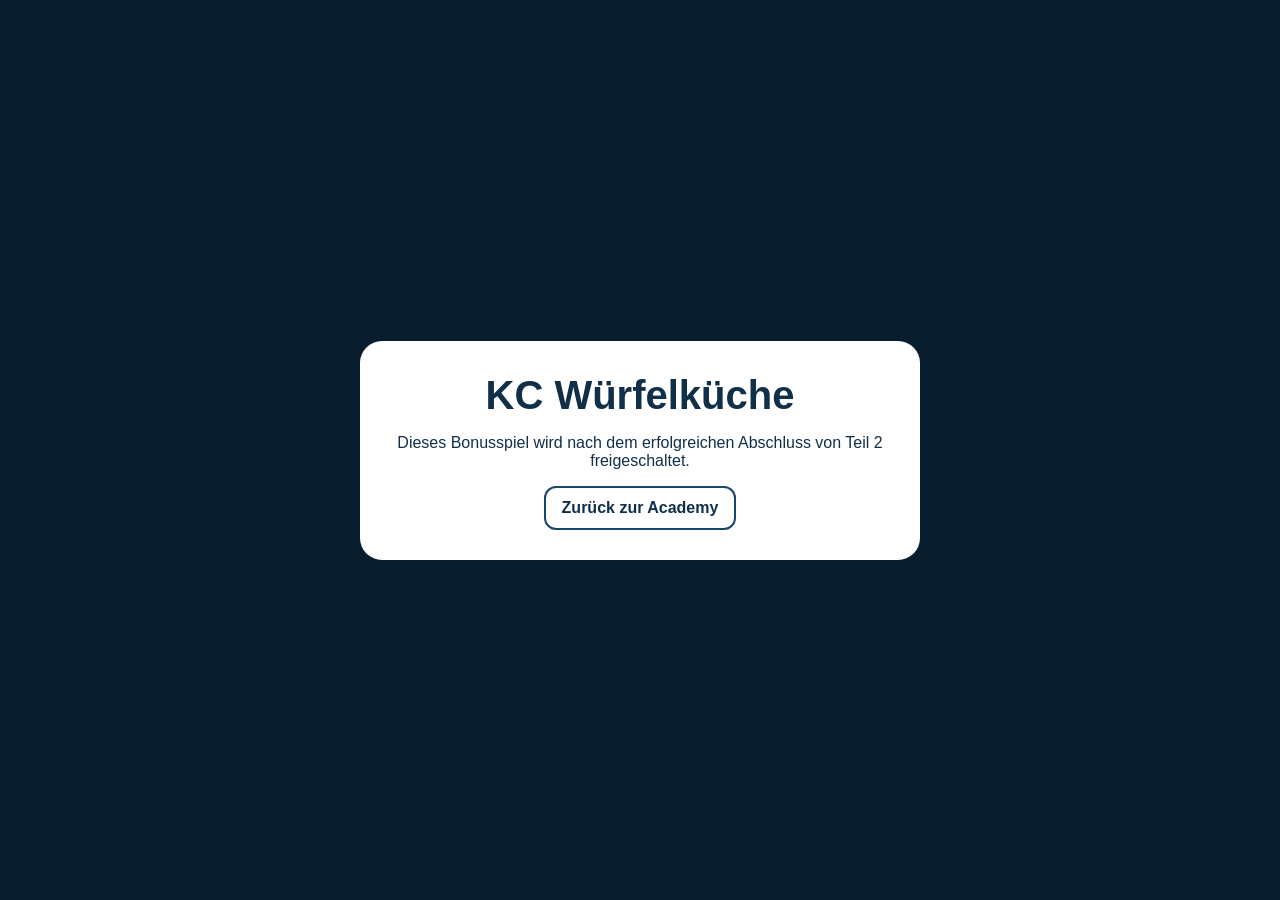
<file: games/dice-kitchen/index.html>
<!doctype html><html lang="de"><head><meta charset="utf-8"><meta name="viewport" content="width=device-width,initial-scale=1"><title>KC FUTURA · Würfelküche</title><link rel="stylesheet" href="dice-kitchen.css"></head><body>
<main id="game" hidden>
 <header><div><small>Belohnung für Teil 2 · reine Unterhaltung</small><h1>KC Würfelküche</h1></div><button id="exit" type="button">Spiel verlassen</button></header>
 <section class="status"><strong id="message">Drücke „Runde starten“.</strong><span>Runde <b id="round">0</b>/6 · Würfe <b id="rolls">0</b>/3 · Punkte <b id="score">0</b></span></section>
 <section id="dice" class="dice" aria-label="Fünf Bildwürfel"></section>
 <nav><button id="start" class="primary pulse">Runde starten</button><button id="roll" class="primary" disabled>Würfeln</button><button id="take" disabled>Ergebnis werten</button><button id="rules">Spielregeln</button></nav>
 <section class="scoreboard"><div><b id="best">0</b><span>Bestleistung</span></div><div><b id="combo">–</b><span>Beste Kombination</span></div><div><b id="games">0</b><span>Spiele</span></div></section>
</main>
<section id="locked" class="locked"><div><h1>KC Würfelküche</h1><p>Dieses Bonusspiel wird nach dem erfolgreichen Abschluss von Teil 2 freigeschaltet.</p><button id="lockedExit">Zurück zur Academy</button></div></section>
<dialog id="help"><button id="helpClose" class="close">×</button><h2>So wird gespielt</h2><p>Du hast sechs Runden mit jeweils bis zu drei Würfen. Tippe nach dem ersten Wurf Bilder an, die du festhalten möchtest.</p><ul><li>Paar: 20 Punkte</li><li>Zwei Paare: 40 Punkte</li><li>Drei gleiche: 60 Punkte</li><li>Full House: 90 Punkte</li><li>Vier gleiche: 120 Punkte</li><li>Fünf gleiche: 200 Punkte</li><li>Marc und Laura gemeinsam: 25 Bonuspunkte</li></ul><p>Der Weihnachtsbaum ist ein Joker und ergänzt die beste mögliche Kombination.</p></dialog>
<script src="../../academy/secure-storage-core.js"></script><script src="../../cores/learning-progress-core/learning-progress-core.js?v=1.0.0"></script><script src="dice-kitchen.js"></script></body></html>
</file>
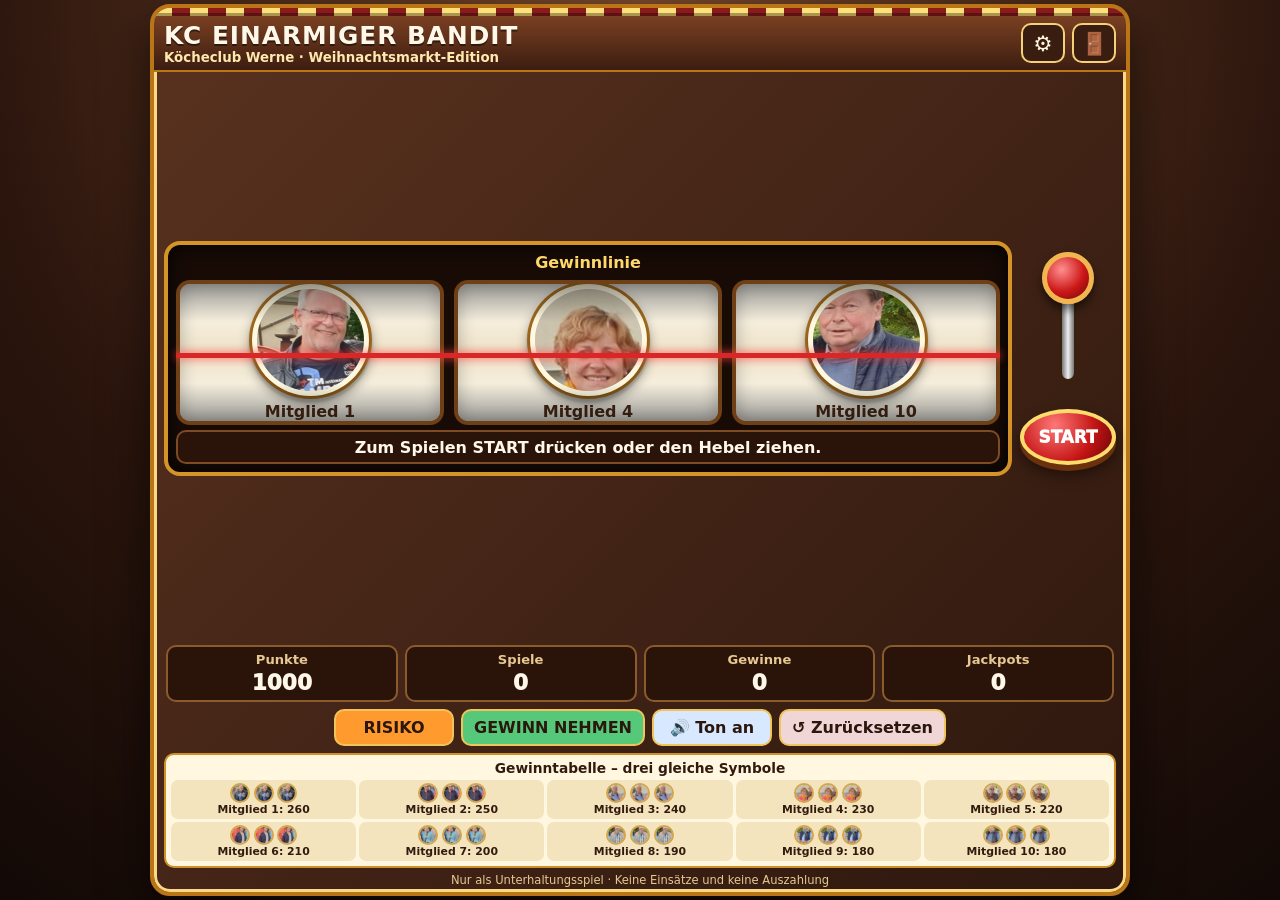
<file: games/slot-machine/index.html>
<!doctype html>
<html lang="de">
<head>
  <meta charset="utf-8" />
  <meta name="viewport" content="width=device-width, initial-scale=1" />
  <meta name="theme-color" content="#3b2416" />
  <title>KC Einarmiger Bandit</title>
  <link rel="manifest" href="manifest.webmanifest" />
  <style>
    :root{
      --wood:#5a321f; --wood2:#2d170e; --gold:#f4c15d; --gold2:#b97516;
      --cream:#fff8e8; --red:#c62828; --green:#18864b; --pink:#d94f91; --ink:#2a180e;
    }
    *{box-sizing:border-box;-webkit-tap-highlight-color:transparent}
    html,body{margin:0;width:100%;height:100%;overflow:hidden;font-family:system-ui,-apple-system,Segoe UI,Roboto,Arial,sans-serif;background:radial-gradient(circle at top,#7b4a2d 0,#2b150d 60%,#120906 100%);color:var(--cream)}
    body{display:flex;justify-content:center;align-items:stretch;padding:4px}
    button{font:inherit;touch-action:manipulation}
    .machine{width:min(980px,100%);height:100%;border:4px solid var(--gold2);border-radius:20px;background:linear-gradient(135deg,var(--wood),var(--wood2));box-shadow:0 18px 48px #0009,inset 0 0 0 3px #f9d886;overflow:hidden;position:relative;display:grid;grid-template-rows:8px auto minmax(0,1fr) auto auto auto auto}
    .bulbs{height:8px;background:repeating-linear-gradient(90deg,#ffe07b 0 18px,#8b1b1b 18px 36px);box-shadow:inset 0 -3px 0 #0005}
    .machine-bar{display:flex;align-items:center;justify-content:space-between;gap:12px;padding:5px 10px;background:linear-gradient(#7a4022,#3c1d10);border-bottom:2px solid #b97516}
    .machine-title{min-width:0}.machine-title strong{display:block;font-size:clamp(1rem,2.5vw,1.55rem);letter-spacing:.04em;text-shadow:0 2px 0 #0007}.machine-title small{display:block;color:#ffe9af;font-weight:700;white-space:nowrap;overflow:hidden;text-overflow:ellipsis}
    .machine-actions{display:flex;gap:7px}.machine-icon{width:44px;height:40px;border:2px solid #f4d176;border-radius:10px;background:#3a1d11;color:#fff7db;font-size:1.35rem;font-weight:900;cursor:pointer}.machine-icon:hover,.machine-icon:focus-visible{background:#6f3a20;outline:3px solid #fff3b0;outline-offset:1px}
    .content{padding:6px 10px;display:grid;grid-template-columns:1fr 96px;gap:8px;align-items:center;min-height:0}
    .screen{background:#180b06;border:4px solid #d59428;border-radius:16px;padding:8px;box-shadow:inset 0 0 20px #000}
    .payline-label{text-align:center;font-weight:800;color:#ffd86a;margin-bottom:8px}
    .reels{display:grid;grid-template-columns:repeat(3,1fr);gap:10px;position:relative}
    .reel{height:clamp(82px,18dvh,145px);overflow:hidden;background:linear-gradient(#fffdf5,#eee2c8,#fffdf5);border:4px solid #6f3f16;border-radius:14px;position:relative;box-shadow:inset 0 0 18px #0004}
    .reel::before,.reel::after{content:"";position:absolute;left:0;right:0;height:28%;z-index:3;pointer-events:none}
    .reel::before{top:0;background:linear-gradient(#0006,transparent)}
    .reel::after{bottom:0;background:linear-gradient(transparent,#0006)}
    .strip{position:absolute;inset:0;display:flex;flex-direction:column;justify-content:center;align-items:center;transition:transform .2s ease}
    .symbol{font-size:clamp(3.2rem,10vh,6rem);line-height:1;filter:drop-shadow(0 4px 1px #0003);user-select:none}
    .symbol.face{display:block;position:relative;overflow:hidden;width:clamp(78px,13vh,122px);height:clamp(78px,13vh,122px);margin:auto;border-radius:50%;border:5px solid #fff8df;box-shadow:0 5px 14px #0007,0 0 0 3px #b77924;background:#dce8ee}.symbol.face img{position:absolute;inset:0;width:100%;height:100%;object-fit:cover;object-position:var(--face-focus,50% 15%);transform:scale(var(--face-scale,1.75));transform-origin:var(--face-focus,50% 15%)}
    .pay-face{width:28px;height:28px;object-fit:cover;object-position:50% 18%;border-radius:50%;border:2px solid #d4a54b;vertical-align:middle;background:#dce8ee}
    .symbol-name{color:#4b2b17;font-size:clamp(.72rem,2vw,1rem);font-weight:900;margin-top:6px;text-align:center}
    .payline{position:absolute;left:0;right:0;top:50%;height:5px;background:#d92727;z-index:5;box-shadow:0 0 10px #ff4545}
    .message{min-height:34px;margin-top:5px;padding:4px 8px;border-radius:10px;background:#2a140a;border:2px solid #7e4b22;text-align:center;font-size:clamp(.78rem,1.8vw,1rem);font-weight:800;display:flex;align-items:center;justify-content:center}
    .message.win{background:#0f5d35;border-color:#57d88e;animation:pulse .55s ease-in-out 3}
    .message.lose{background:#681b1b;border-color:#e87575}
    @keyframes pulse{50%{transform:scale(1.02);filter:brightness(1.3)}}
    .side{display:flex;flex-direction:column;align-items:center;gap:12px}
    .lever{width:62px;height:145px;position:relative;cursor:pointer;touch-action:none}
    .lever-track{position:absolute;left:22px;top:20px;width:18px;height:110px;border-radius:12px;background:linear-gradient(90deg,#777,#eee,#777);border:3px solid #3a210e}
    .lever-knob{position:absolute;left:5px;top:0;width:52px;height:52px;border-radius:50%;background:radial-gradient(circle at 35% 30%,#ff8f8f,#cc1717 55%,#6c0606);border:5px solid #f2b650;box-shadow:0 6px 10px #0008;transition:top .16s ease}
    .lever.pulled .lever-knob{top:88px}
    .start{width:100%;min-height:56px;border-radius:50%;border:4px solid #ffdc6b;background:radial-gradient(circle at 35% 25%,#ff7777,#c51515 58%,#680606);color:white;font-size:1.05rem;font-weight:1000;box-shadow:0 6px 0 #6b310c,0 9px 15px #0008;cursor:pointer}
    .start:active{transform:translateY(5px);box-shadow:0 3px 0 #6b310c}
    .start:disabled{filter:grayscale(.8);opacity:.6;cursor:not-allowed}
    .dashboard{display:grid;grid-template-columns:repeat(4,1fr);gap:7px;padding:0 12px 7px}
    .card{background:#2a140a;border:2px solid #8c5b2c;border-radius:10px;padding:5px;text-align:center;min-height:50px}
    .card .label{color:#e8c891;font-size:.82rem;font-weight:800}.card .value{font-size:1.35rem;font-weight:1000;margin-top:3px}
    .controls{padding:0 12px 7px;display:flex;flex-wrap:wrap;gap:7px;justify-content:center}
    .control{border:2px solid #f0c45a;background:#fff5da;color:#2b170d;border-radius:10px;padding:7px 11px;font-weight:900;cursor:pointer;min-width:120px}
    .control.risk{background:#ff9b2e}.control.collect{background:#55c879}.control.reset{background:#f0d6d6}.control.sound{background:#d8e8ff}
    .risk-panel,.settings-panel{display:none;position:absolute;z-index:30;inset:54px max(12px,8%) auto;background:#1f0f09;border:3px solid #da9a2f;border-radius:18px;padding:14px;text-align:center;box-shadow:0 18px 45px #000c}
    .risk-panel.show,.settings-panel.show{display:block}
    .risk-grid{display:grid;grid-template-columns:1fr 1fr;gap:12px;margin-top:10px}
    .risk-btn{min-height:72px;border-radius:14px;border:3px solid #fff4ce;font-size:1.25rem;font-weight:1000;color:white;cursor:pointer}.risk-btn.red{background:#bd2020}.risk-btn.black{background:#121212}
    .paytable{margin:0 10px 5px;background:#fff7df;color:#321a0e;border-radius:10px;padding:5px;border:2px solid #cf9126;min-height:0}
    .paytable h2{font-size:.86rem;margin:0 0 4px;text-align:center}.paytable-grid{display:grid;grid-template-columns:repeat(5,1fr);gap:3px;font-size:.68rem;font-weight:800}.payitem{background:#f3e4bd;padding:3px;border-radius:7px;text-align:center;min-width:0}.payitem .pay-face{width:20px;height:20px}.payitem .eggpunch-cup{width:16px;height:21px;border-width:2px}
    .settings-panel h2{margin:0 0 5px;color:#ffe29a}.settings-panel p{margin:0 0 10px}.symbol-options{display:grid;grid-template-columns:repeat(2,1fr);gap:8px;text-align:left}.symbol-option{display:flex;align-items:center;gap:9px;background:#fff7df;color:#321a0e;border:2px solid #d6a446;border-radius:10px;padding:9px;font-weight:850}.symbol-option input{width:22px;height:22px}.settings-actions{display:flex;justify-content:center;gap:8px;margin-top:11px}.settings-actions button{border:2px solid #ffe18a;border-radius:9px;padding:8px 13px;font-weight:900;cursor:pointer}.settings-save{background:#45b96f}.settings-close{background:#f0dfbd}.settings-error{min-height:1.2em;color:#ffb5a8;font-weight:800;margin-top:5px}
    .eggpunch-cup{display:inline-block;position:relative;width:52px;height:65px;border:5px solid #e8edf4;border-top-width:3px;border-radius:5px 5px 14px 14px;background:linear-gradient(to bottom,#fff8d5 0 18%,#f3c623 19% 88%,#d79e00 89%);box-shadow:inset 0 0 0 2px #fff6a0,0 3px 5px #0004;vertical-align:middle}.eggpunch-cup::after{content:"";position:absolute;left:7%;right:7%;top:17%;height:8%;border-radius:50%;background:#fff3a5}
    .footer{text-align:center;color:#e8c891;font-size:.72rem;padding:0 10px 5px}
    .confetti{position:fixed;inset:0;pointer-events:none;overflow:hidden;z-index:20}.confetti i{position:absolute;top:-20px;width:12px;height:18px;background:#ffd54f;animation:fall 1.8s linear forwards}@keyframes fall{to{transform:translateY(110vh) rotate(760deg)}}
    @media(max-width:720px){body{padding:2px}.machine{border-width:3px;border-radius:14px}.machine-bar{padding:4px 6px}.machine-icon{width:40px;height:36px}.content{grid-template-columns:1fr 68px;padding:4px 6px;gap:4px}.lever{width:48px;height:105px}.lever-track{left:17px;height:78px;width:14px}.lever-knob{width:42px;height:42px;left:3px}.lever.pulled .lever-knob{top:62px}.start{font-size:.78rem;min-height:44px}.dashboard{padding:0 6px 4px;gap:3px}.card{min-height:42px;padding:3px}.card .label{font-size:.7rem}.card .value{font-size:1.05rem}.controls{padding:0 6px 4px;gap:4px}.control{flex:1;min-width:22%;padding:5px 3px;font-size:.72rem}.paytable{margin:0 6px 4px}.paytable-grid{grid-template-columns:repeat(5,1fr);gap:2px}.payitem{padding:2px;font-size:.59rem}.symbol-options{grid-template-columns:1fr}.settings-panel{inset:45px 8px auto}}
    @media(max-height:620px){.machine-title small,.footer,.paytable{display:none}.content{padding-top:3px;padding-bottom:3px}.dashboard{padding-bottom:3px}.reel{height:clamp(70px,20dvh,110px)}.side{gap:4px}.lever{height:92px}.lever-track{height:65px}.lever.pulled .lever-knob{top:50px}}
  </style>
</head>
<body>
  <main class="machine" aria-label="KC Einarmiger Bandit">
    <div class="bulbs"></div>
    <div class="machine-bar">
      <div class="machine-title"><strong>KC EINARMIGER BANDIT</strong><small>Köcheclub Werne · Weihnachtsmarkt-Edition</small></div>
      <div class="machine-actions">
        <button id="settingsBtn" class="machine-icon" type="button" title="Walzensymbole auswählen" aria-label="Walzensymbole auswählen">⚙</button>
        <button id="exitBtn" class="machine-icon" type="button" title="Spiel verlassen" aria-label="Spiel verlassen">🚪</button>
      </div>
    </div>

    <section class="content">
      <div class="screen">
        <div class="payline-label">Gewinnlinie</div>
        <div class="reels">
          <div class="payline"></div>
          <div class="reel"><div class="strip" id="reel0"><div class="symbol face" style="--face-focus:50% 13%;--face-scale:1.75"><img src="../assets/club-members/mitglied-01.jpg" alt="Mitglied 1"></div><div class="symbol-name">Mitglied 1</div></div></div>
          <div class="reel"><div class="strip" id="reel1"><div class="symbol face" style="--face-focus:43% 18%;--face-scale:1.8"><img src="../assets/club-members/mitglied-04.jpg" alt="Mitglied 4"></div><div class="symbol-name">Mitglied 4</div></div></div>
          <div class="reel"><div class="strip" id="reel2"><div class="symbol face" style="--face-focus:55% 11%;--face-scale:1.75"><img src="../assets/club-members/mitglied-10.jpg" alt="Mitglied 10"></div><div class="symbol-name">Mitglied 10</div></div></div>
        </div>
        <div id="message" class="message">Zum Spielen START drücken oder den Hebel ziehen.</div>
      </div>
      <aside class="side">
        <div id="lever" class="lever" role="button" aria-label="Hebel ziehen" tabindex="0">
          <div class="lever-track"></div><div class="lever-knob"></div>
        </div>
        <button id="startBtn" class="start">START</button>
      </aside>
    </section>

    <section class="dashboard">
      <div class="card"><div class="label">Punkte</div><div id="credits" class="value">1000</div></div>
      <div class="card"><div class="label">Spiele</div><div id="games" class="value">0</div></div>
      <div class="card"><div class="label">Gewinne</div><div id="wins" class="value">0</div></div>
      <div class="card"><div class="label">Jackpots</div><div id="jackpots" class="value">0</div></div>
    </section>

    <section id="riskPanel" class="risk-panel">
      <strong>RISIKO: Rot oder Schwarz?</strong>
      <div>Richtig: Gewinn wird verdoppelt · Falsch: Gewinn ist weg</div>
      <div class="risk-grid">
        <button class="risk-btn red" data-color="red">♥ ROT</button>
        <button class="risk-btn black" data-color="black">♠ SCHWARZ</button>
      </div>
    </section>

    <section id="settingsPanel" class="settings-panel" role="dialog" aria-modal="true" aria-labelledby="settingsTitle">
      <h2 id="settingsTitle">Walzensymbole auswählen</h2>
      <p>Eine oder mehrere Gruppen auswählen. Die Auswahl wird gespeichert.</p>
      <div class="symbol-options">
        <label class="symbol-option"><input type="checkbox" value="members"> Echte Köcheclub-Mitglieder</label>
        <label class="symbol-option"><input type="checkbox" value="avatars"> Academy-Avatare</label>
        <label class="symbol-option"><input type="checkbox" value="market"> Speisen und Getränke</label>
        <label class="symbol-option"><input type="checkbox" value="icons"> Weihnachtsmarkt-Symbole</label>
      </div>
      <div id="settingsError" class="settings-error" aria-live="polite"></div>
      <div class="settings-actions">
        <button id="settingsSave" class="settings-save" type="button">Übernehmen</button>
        <button id="settingsClose" class="settings-close" type="button">Abbrechen</button>
      </div>
    </section>

    <section class="controls">
      <button id="riskBtn" class="control risk" disabled>RISIKO</button>
      <button id="collectBtn" class="control collect" disabled>GEWINN NEHMEN</button>
      <button id="soundBtn" class="control sound">🔊 Ton an</button>
      <button id="resetBtn" class="control reset">↺ Zurücksetzen</button>
    </section>

    <section class="paytable">
      <h2>Gewinntabelle – drei gleiche Symbole</h2>
      <div id="paytableGrid" class="paytable-grid"></div>
    </section>

    <div class="footer">Nur als Unterhaltungsspiel · Keine Einsätze und keine Auszahlung</div>
  </main>
  <div id="confetti" class="confetti"></div>

<script>
(() => {
  'use strict';
  const storage=()=>{try{return parent?.KCSecureStorage||localStorage}catch{return localStorage}};
  const allSymbols = [
    {id:'member01', group:'members', image:'../assets/club-members/mitglied-01.jpg', name:'Mitglied 1', win:260, weight:8, focus:'50% 13%', scale:1.75},
    {id:'member02', group:'members', image:'../assets/club-members/mitglied-02.jpg', name:'Mitglied 2', win:250, weight:8, focus:'45% 12%', scale:1.75},
    {id:'member03', group:'members', image:'../assets/club-members/mitglied-03.jpg', name:'Mitglied 3', win:240, weight:8, focus:'56% 13%', scale:1.7},
    {id:'member04', group:'members', image:'../assets/club-members/mitglied-04.jpg', name:'Mitglied 4', win:230, weight:9, focus:'43% 18%', scale:1.8},
    {id:'member05', group:'members', image:'../assets/club-members/mitglied-05.jpg', name:'Mitglied 5', win:220, weight:9, focus:'55% 13%', scale:1.8},
    {id:'member06', group:'members', image:'../assets/club-members/mitglied-06.jpg', name:'Mitglied 6', win:210, weight:9, focus:'54% 11%', scale:1.75},
    {id:'member07', group:'members', image:'../assets/club-members/mitglied-07.jpg', name:'Mitglied 7', win:200, weight:10, focus:'55% 10%', scale:1.75},
    {id:'member08', group:'members', image:'../assets/club-members/mitglied-08.jpg', name:'Mitglied 8', win:190, weight:10, focus:'50% 12%', scale:1.75},
    {id:'member09', group:'members', image:'../assets/club-members/mitglied-09.jpg', name:'Mitglied 9', win:180, weight:10, focus:'52% 10%', scale:1.75},
    {id:'member10', group:'members', image:'../assets/club-members/mitglied-10.jpg', name:'Mitglied 10', win:180, weight:10, focus:'55% 11%', scale:1.75},
    {id:'avatarLaura', group:'avatars', image:'../../academy/assets/avatars_clean/laura.png', name:'Avatar Laura', win:260, weight:5, focus:'50% 20%', scale:1.15},
    {id:'avatarMarc', group:'avatars', image:'../../academy/assets/avatars_clean/marc.png', name:'Avatar Marc', win:250, weight:5, focus:'50% 20%', scale:1.15},
    {id:'avatarMichael', group:'avatars', image:'../../academy/assets/avatars_clean/michael.png', name:'Avatar Michael', win:220, weight:5, focus:'50% 20%', scale:1.15},
    {id:'avatarSabrina', group:'avatars', image:'../../academy/assets/avatars_clean/sabrina.png', name:'Avatar Sabrina', win:220, weight:5, focus:'50% 20%', scale:1.15},
    {id:'avatarKalle', group:'avatars', image:'../../academy/assets/avatars_clean/kalle.png', name:'Avatar Kalle', win:200, weight:5, focus:'50% 20%', scale:1.15},
    {id:'avatarHannes', group:'avatars', image:'../../academy/assets/avatars_clean/hannes.png', name:'Avatar Hannes', win:200, weight:5, focus:'50% 20%', scale:1.15},
    {id:'avatarDetlef', group:'avatars', image:'../../academy/assets/avatars_clean/detlef.png', name:'Avatar Detlef', win:180, weight:5, focus:'50% 20%', scale:1.15},
    {id:'avatarGisela', group:'avatars', image:'../../academy/assets/avatars_clean/gisela.png', name:'Avatar Gisela', win:180, weight:5, focus:'50% 20%', scale:1.15},
    {id:'eggpunch', group:'market', icon:'<span class="eggpunch-cup" aria-label="gelber Eierpunsch"></span>', name:'Eierpunsch', win:180, weight:11},
    {id:'mulled', group:'market', icon:'🍷', name:'Glühwein', win:150, weight:13},
    {id:'sausage', group:'market', icon:'🌭', name:'Bratwurst', win:120, weight:15},
    {id:'pan', group:'market', icon:'🍳', name:'Pfannengericht', win:100, weight:16},
    {id:'hat', group:'icons', icon:'👨‍🍳', name:'Kochmütze', win:250, weight:8},
    {id:'plate', group:'icons', icon:'🍽️', name:'Teller', win:90, weight:17},
    {id:'tree', group:'icons', icon:'🎄', name:'Weihnachtsbaum', win:500, weight:5, jackpot:true},
    {id:'star', group:'icons', icon:'⭐', name:'Goldstern', win:750, weight:3, jackpot:true}
  ];
  const reels = [0,1,2].map(i => document.getElementById('reel'+i));
  const startBtn = document.getElementById('startBtn');
  const lever = document.getElementById('lever');
  const msg = document.getElementById('message');
  const creditsEl = document.getElementById('credits');
  const gamesEl = document.getElementById('games');
  const winsEl = document.getElementById('wins');
  const jackpotsEl = document.getElementById('jackpots');
  const riskBtn = document.getElementById('riskBtn');
  const collectBtn = document.getElementById('collectBtn');
  const riskPanel = document.getElementById('riskPanel');
  const soundBtn = document.getElementById('soundBtn');
  const resetBtn = document.getElementById('resetBtn');
  const confetti = document.getElementById('confetti');
  const settingsBtn = document.getElementById('settingsBtn');
  const settingsPanel = document.getElementById('settingsPanel');
  const settingsSave = document.getElementById('settingsSave');
  const settingsClose = document.getElementById('settingsClose');
  const settingsError = document.getElementById('settingsError');
  const exitBtn = document.getElementById('exitBtn');

  let state = JSON.parse(storage().getItem('kcFuturaSlotStateV1') || 'null') || {credits:1000,games:0,wins:0,jackpots:0,sound:true,symbolGroups:['members']};
  if(!Array.isArray(state.symbolGroups)||!state.symbolGroups.length)state.symbolGroups=['members'];
  let spinning=false, pendingWin=0, audioCtx=null;

  function save(){ storage().setItem('kcFuturaSlotStateV1', JSON.stringify(state)); }
  function update(){creditsEl.textContent=state.credits;gamesEl.textContent=state.games;winsEl.textContent=state.wins;jackpotsEl.textContent=state.jackpots;soundBtn.textContent=state.sound?'🔊 Ton an':'🔇 Ton aus';save();}
  function activeSymbols(){const selected=new Set(state.symbolGroups);const pool=allSymbols.filter(s=>selected.has(s.group));return pool.length?pool:allSymbols.filter(s=>s.group==='members')}
  function pick(){const symbols=activeSymbols(),total=symbols.reduce((a,s)=>a+s.weight,0);let r=Math.random()*total;for(const s of symbols){r-=s.weight;if(r<=0)return s}return symbols[0]}
  function symbolVisual(s,repeat=false){if(s.image)return repeat?`<img class="pay-face" src="${s.image}" alt="${s.name}">`:`<div class="symbol face" style="--face-focus:${s.focus||'50% 15%'};--face-scale:${s.scale||1.75}"><img src="${s.image}" alt="${s.name}"></div>`;return repeat?s.icon:`<div class="symbol">${s.icon}</div>`}
  function showSymbol(el,s){el.innerHTML=`${symbolVisual(s)}<div class="symbol-name">${s.name}</div>`}
  function setMessage(text,type=''){msg.className='message'+(type?' '+type:'');msg.textContent=text}
  function beep(freq=440,dur=.08,type='sine',vol=.05){if(!state.sound)return;try{audioCtx=audioCtx||new (window.AudioContext||window.webkitAudioContext)();const o=audioCtx.createOscillator(),g=audioCtx.createGain();o.type=type;o.frequency.value=freq;g.gain.value=vol;o.connect(g);g.connect(audioCtx.destination);o.start();g.gain.exponentialRampToValueAtTime(.001,audioCtx.currentTime+dur);o.stop(audioCtx.currentTime+dur)}catch(e){}}
  function tick(){beep(180,.035,'square',.025)}
  function fanfare(){[523,659,784,1046].forEach((f,i)=>setTimeout(()=>beep(f,.18,'triangle',.07),i*120))}
  function particles(){for(let i=0;i<45;i++){const p=document.createElement('i');p.style.left=Math.random()*100+'vw';p.style.animationDelay=Math.random()*.5+'s';p.style.transform=`rotate(${Math.random()*360}deg)`;p.style.background=['#ffd54f','#ef5350','#66bb6a','#42a5f5','#ab47bc'][i%5];confetti.appendChild(p);setTimeout(()=>p.remove(),2400)}}
  function clearPending(){pendingWin=0;riskBtn.disabled=true;collectBtn.disabled=true;riskPanel.classList.remove('show')}
  function renderPaytable(){document.getElementById('paytableGrid').innerHTML=activeSymbols().map(s=>`<div class="payitem">${symbolVisual(s,true)} ${symbolVisual(s,true)} ${symbolVisual(s,true)}<br>${s.name}: ${s.win}</div>`).join('')}
  function openSettings(){settingsError.textContent='';document.querySelectorAll('.symbol-option input').forEach(input=>input.checked=state.symbolGroups.includes(input.value));settingsPanel.classList.add('show');settingsSave.focus()}
  function closeSettings(){settingsPanel.classList.remove('show');settingsBtn.focus()}
  function applySettings(){const groups=[...document.querySelectorAll('.symbol-option input:checked')].map(input=>input.value);if(!groups.length){settingsError.textContent='Bitte mindestens eine Symbolgruppe auswählen.';return}state.symbolGroups=groups;clearPending();save();renderPaytable();reels.forEach(reel=>showSymbol(reel,pick()));setMessage('Symbolauswahl übernommen. Zum Spielen START drücken.');closeSettings()}
  function exitGame(){try{parent.postMessage({type:'KC_PAUSE_GAME_CLOSE'},'*')}catch(e){}if(parent===window)history.back()}

  async function spin(){
    if(spinning) return;
    if(pendingWin>0){setMessage('Nimm zuerst den Gewinn oder spiele Risiko.','lose');return}
    if(state.credits<10){setMessage('Nicht genug Punkte. Bitte zurücksetzen.','lose');return}
    spinning=true; startBtn.disabled=true; riskBtn.disabled=true; collectBtn.disabled=true;
    state.credits-=10; state.games++; update(); setMessage('Die Walzen drehen – bitte warten …');
    lever.classList.add('pulled');setTimeout(()=>lever.classList.remove('pulled'),350);
    const finals=[pick(),pick(),pick()];
    const timers=[];
    reels.forEach((r,idx)=>{
      timers[idx]=setInterval(()=>{showSymbol(r,pick());tick()},75+idx*12);
      setTimeout(()=>{clearInterval(timers[idx]);showSymbol(r,finals[idx]);beep(230+idx*110,.12,'square',.05)},650+idx*450);
    });
    setTimeout(()=>finish(finals),1700);
  }
  function finish(finals){
    spinning=false; startBtn.disabled=false;
    const same=finals.every(s=>s.id===finals[0].id);
    if(same){
      const s=finals[0]; pendingWin=s.win; state.wins++; if(s.jackpot)state.jackpots++; update();
      setMessage(`${s.name} dreimal – Gewinn: ${s.win} Punkte!`,'win');
      riskBtn.disabled=false;collectBtn.disabled=false;fanfare();particles();
    }else{
      const pair=(finals[0].id===finals[1].id)||(finals[1].id===finals[2].id)||(finals[0].id===finals[2].id);
      if(pair){pendingWin=20;state.wins++;update();setMessage('Zwei gleiche Symbole – 20 Punkte Trostgewinn!','win');riskBtn.disabled=false;collectBtn.disabled=false;beep(660,.2,'triangle',.06)}
      else setMessage('Leider kein Gewinn. Für eine neue Runde START drücken.','lose');
    }
  }
  function collect(){if(!pendingWin)return;state.credits+=pendingWin;setMessage(`${pendingWin} Punkte gutgeschrieben. Für die nächste Runde START drücken.`,'win');clearPending();update();beep(880,.2,'triangle',.07)}
  function openRisk(){if(!pendingWin)return;riskPanel.classList.add('show');setMessage(`Risiko um ${pendingWin} Punkte: Rot oder Schwarz?`)}
  function risk(color){if(!pendingWin)return;const actual=Math.random()<.5?'red':'black';if(color===actual){pendingWin*=2;setMessage(`Richtig! ${actual==='red'?'Rot':'Schwarz'} – Gewinn jetzt ${pendingWin} Punkte.`,'win');collectBtn.disabled=false;riskBtn.disabled=false;beep(990,.25,'triangle',.08);particles()}else{setMessage(`Falsch! Es war ${actual==='red'?'Rot':'Schwarz'}. Der Gewinn ist weg.`,'lose');clearPending();beep(120,.4,'sawtooth',.06)}riskPanel.classList.remove('show')}
  function reset(){if(!confirm('Spielstand und Statistik wirklich zurücksetzen?'))return;state={credits:1000,games:0,wins:0,jackpots:0,sound:state.sound,symbolGroups:[...state.symbolGroups]};clearPending();update();setMessage('Spielstand zurückgesetzt. Viel Glück!')}

  startBtn.addEventListener('click',spin);lever.addEventListener('click',spin);lever.addEventListener('keydown',e=>{if(e.key==='Enter'||e.key===' '){e.preventDefault();spin()}});
  collectBtn.addEventListener('click',collect);riskBtn.addEventListener('click',openRisk);resetBtn.addEventListener('click',reset);
  soundBtn.addEventListener('click',()=>{state.sound=!state.sound;update();if(state.sound)beep(600,.12,'triangle',.06)});
  settingsBtn.addEventListener('click',openSettings);settingsSave.addEventListener('click',applySettings);settingsClose.addEventListener('click',closeSettings);exitBtn.addEventListener('click',exitGame);
  document.querySelectorAll('.risk-btn').forEach(b=>b.addEventListener('click',()=>risk(b.dataset.color)));

  renderPaytable();
  update();
})();
</script>
</body>
</html>
</file>
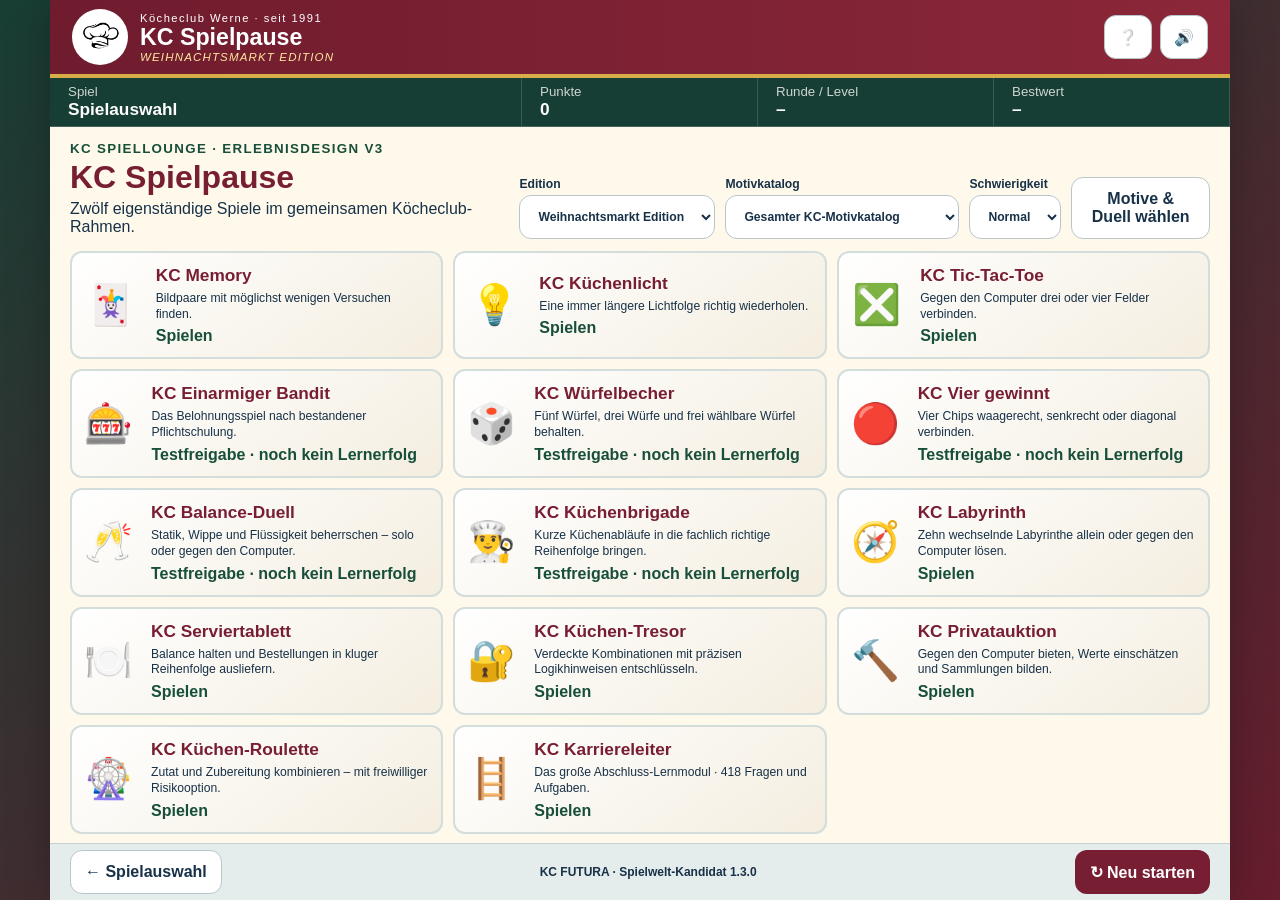
<file: games/spielpause/index.html>
<!doctype html><html lang="de"><head><meta charset="utf-8"><meta name="viewport" content="width=device-width,initial-scale=1"><title>KC Spielpause</title><link rel="stylesheet" href="./spielpause.css?v=2.2.1"><link rel="stylesheet" href="./slot-guidance.css?v=2.1.2"><link rel="stylesheet" href="./glass-balance-game.css?v=2.1.2"><link rel="stylesheet" href="./kitchen.css?v=2.1.2"><link rel="stylesheet" href="./kitchen-enhancements.css?v=1.0.0"><link rel="stylesheet" href="./maze-game.css?v=1.0.0"><link rel="stylesheet" href="./maze-v2.css?v=2.0.0"><link rel="stylesheet" href="./premium-world.css?v=1.0.0"><link rel="stylesheet" href="./roulette.css?v=1.0.0"></head>
<body data-edition="kc-weihnachtsmarkt"><main class="shell">
 <header class="brandbar"><a class="brand" href="../../index.html"><img src="../../academy/assets/kc_logo.webp" alt="Köcheclub Werne"><span><small>Köcheclub Werne · seit 1991</small><strong id="gameTitle">KC Spielpause</strong><em id="editionLabel">WEIHNACHTSMARKT EDITION</em></span></a><nav><button id="helpBtn" aria-label="Hilfe">❔</button><button id="soundBtn" aria-label="Ton ein oder aus" aria-pressed="true">🔊</button></nav></header>
 <section class="statusbar" aria-label="Spielstatus"><span><small>Spiel</small><b id="statusGame">Spielauswahl</b></span><span><small>Punkte</small><b id="score">0</b></span><span><small>Runde / Level</small><b id="round">–</b></span><span><small>Bestwert</small><b id="best">–</b></span></section>
 <section id="menuView" class="menu"><div class="menu-head"><div><small class="eyebrow">KC SPIELLOUNGE · ERLEBNISDESIGN V3</small><h1>KC Spielpause</h1><p>Zwölf eigenständige Spiele im gemeinsamen Köcheclub-Rahmen.</p></div><div class="selectors"><label>Edition<select id="editionSelect"><option value="kc-classic">Köcheclub Edition</option><option value="kc-weihnachtsmarkt">Weihnachtsmarkt Edition</option></select></label><label>Motivkatalog<select id="assetSet"></select></label><label>Schwierigkeit<select id="difficulty"></select></label><button id="openAssetStudio" type="button">Motive & Duell wählen</button></div></div><div id="gameGrid" class="game-grid"></div></section>
 <section id="gameView" class="play" hidden><p id="message" class="message" aria-live="polite">Bereit.</p><div id="gameHost"></div><div id="result" class="result" hidden><strong>Runde beendet</strong><p id="resultText"></p><div><button id="resultAgain" class="primary">Noch einmal</button><button id="resultMenu">Spielauswahl</button></div></div></section>
 <footer><button id="backBtn">← Spielauswahl</button><span>KC FUTURA · Spielwelt-Kandidat 1.3.0</span><button id="restartBtn" class="primary">↻ Neu starten</button></footer>
 </main><dialog id="helpDialog"><h2 id="helpTitle">Hilfe</h2><p id="helpText"></p><button id="closeHelp" class="primary">Verstanden</button></dialog><dialog id="assetDialog" class="asset-dialog"><div class="asset-dialog-head"><div><small>KC MOTIVSTUDIO</small><h2>Motive und Spielfiguren</h2><p>Stelle deinen Bilderpool zusammen und wähle zwei beliebige Motive als Duell.</p></div><button id="closeAssetStudio" aria-label="Motivstudio schließen">✕</button></div><div class="duel-select"><label>Spieler / Motiv A<select id="playerAsset"></select></label><span>gegen</span><label>Computer / Motiv B<select id="opponentAsset"></select></label></div><div class="asset-tools"><button id="selectAllAssets">Alle auswählen</button><button id="clearAssets">Auswahl leeren</button><b id="assetSelectionCount"></b></div><p id="assetStudioMessage" class="asset-studio-message" aria-live="polite"></p><div id="assetCatalog" class="asset-catalog"></div><button id="applyAssets" class="primary">Auswahl übernehmen</button></dialog><script src="../../cores/sound-core/sound-core.js"></script><script type="module" src="./app.js?v=2.3.0"></script></body></html>
</file>
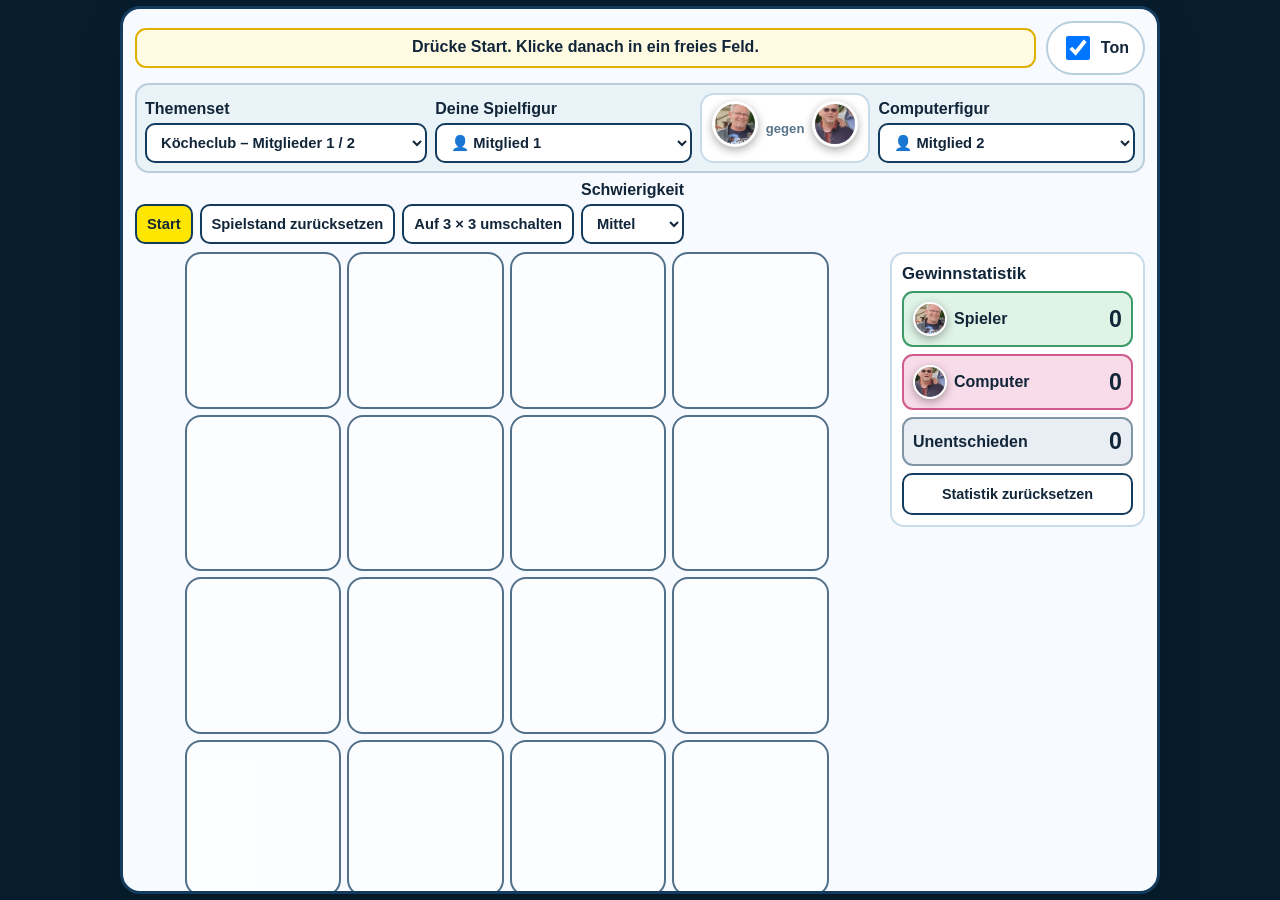
<file: games/tic-tac-toe/index.html>
<!doctype html>
<html lang="de">
<head>
  <meta charset="utf-8">
  <meta name="viewport" content="width=device-width, initial-scale=1">
  <title>KC FUTURA Tic-Tac-Toe</title>
  <style>
    html, body { width: 100%; height: 100%; margin: 0; overflow: hidden; background: #071d2d; }
    body { box-sizing: border-box; padding: 6px; font-family: Arial, sans-serif; }
    futura-tic-tac-toe { display: block; width: 100%; height: 100%; max-width: 1180px; margin: 0 auto; }
  </style>
</head>
<body>
  <futura-tic-tac-toe></futura-tic-tac-toe>
  <script src="./futura-tic-tac-toe-bundle.js"></script>
</body>
</html>
</file>
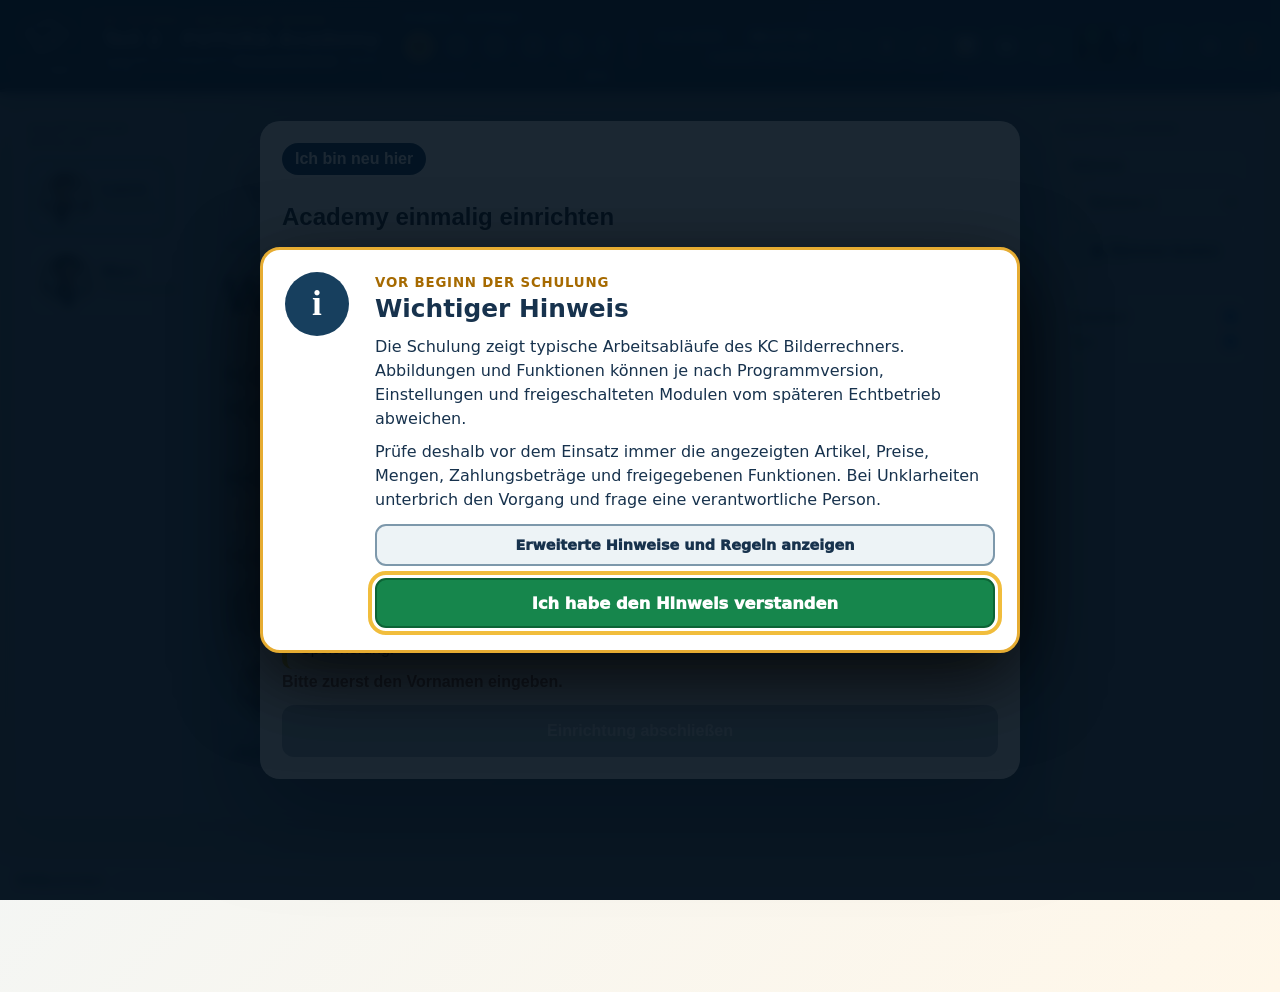
<file: update-recovery.html>
<!doctype html>
<html lang="de"><head><meta charset="utf-8"><meta name="viewport" content="width=device-width,initial-scale=1"><meta http-equiv="Cache-Control" content="no-store, no-cache, must-revalidate"><title>KC FUTURA aktualisiert</title><style>body{margin:0;min-height:100vh;display:grid;place-items:center;font-family:system-ui,Segoe UI,Arial;background:#0b2942;color:#102234}.box{width:min(560px,calc(100% - 32px));background:#fff;border-radius:22px;padding:28px;box-sizing:border-box}.track{height:16px;background:#dfe9ef;border-radius:99px;overflow:hidden}.bar{height:100%;width:5%;background:#16875b;transition:width .25s}.muted{color:#526473}button{padding:12px 17px;border:0;border-radius:12px;background:#16875b;color:#fff;font-weight:800}</style></head><body><main class="box"><h1>Academy wird aktualisiert</h1><p id="msg">Bitte einen Moment warten. Die Aktualisierung läuft automatisch.</p><div class="track"><div class="bar" id="bar"></div></div><p class="muted" id="phase">Vorbereitung …</p><button id="retry" hidden>Erneut versuchen</button></main><script>
(async()=>{const q=new URLSearchParams(location.search),target=q.get('target')||'',ret=q.get('return')||'academy/index.html',bar=document.getElementById('bar'),phase=document.getElementById('phase'),msg=document.getElementById('msg'),retry=document.getElementById('retry');const step=(p,t)=>{bar.style.width=p+'%';phase.textContent=t};try{step(15,'Alte Browserdaten werden gelöst …');if('serviceWorker'in navigator){for(const r of await navigator.serviceWorker.getRegistrations())await r.unregister()}step(45,'Zwischenspeicher wird bereinigt …');if('caches'in window){for(const k of await caches.keys())await caches.delete(k)}step(70,'Neue Programmdateien werden angefordert …');await fetch('latest-release-manifest.json?force='+Date.now(),{cache:'reload'});await fetch('academy/version.json?force='+Date.now(),{cache:'reload'});step(95,'Academy wird neu gestartet …');const u=new URL(ret,location.href);u.searchParams.set('release',target);u.searchParams.set('force',Date.now()+'_'+Math.random().toString(36).slice(2));setTimeout(()=>location.replace(u.toString()),300)}catch(e){msg.textContent='Die Aktualisierung konnte momentan nicht abgeschlossen werden. Die bisherige Version bleibt nutzbar.';phase.textContent='Bitte später erneut versuchen.';retry.hidden=false;retry.onclick=()=>location.reload()}})();
</script></body></html>
</file>
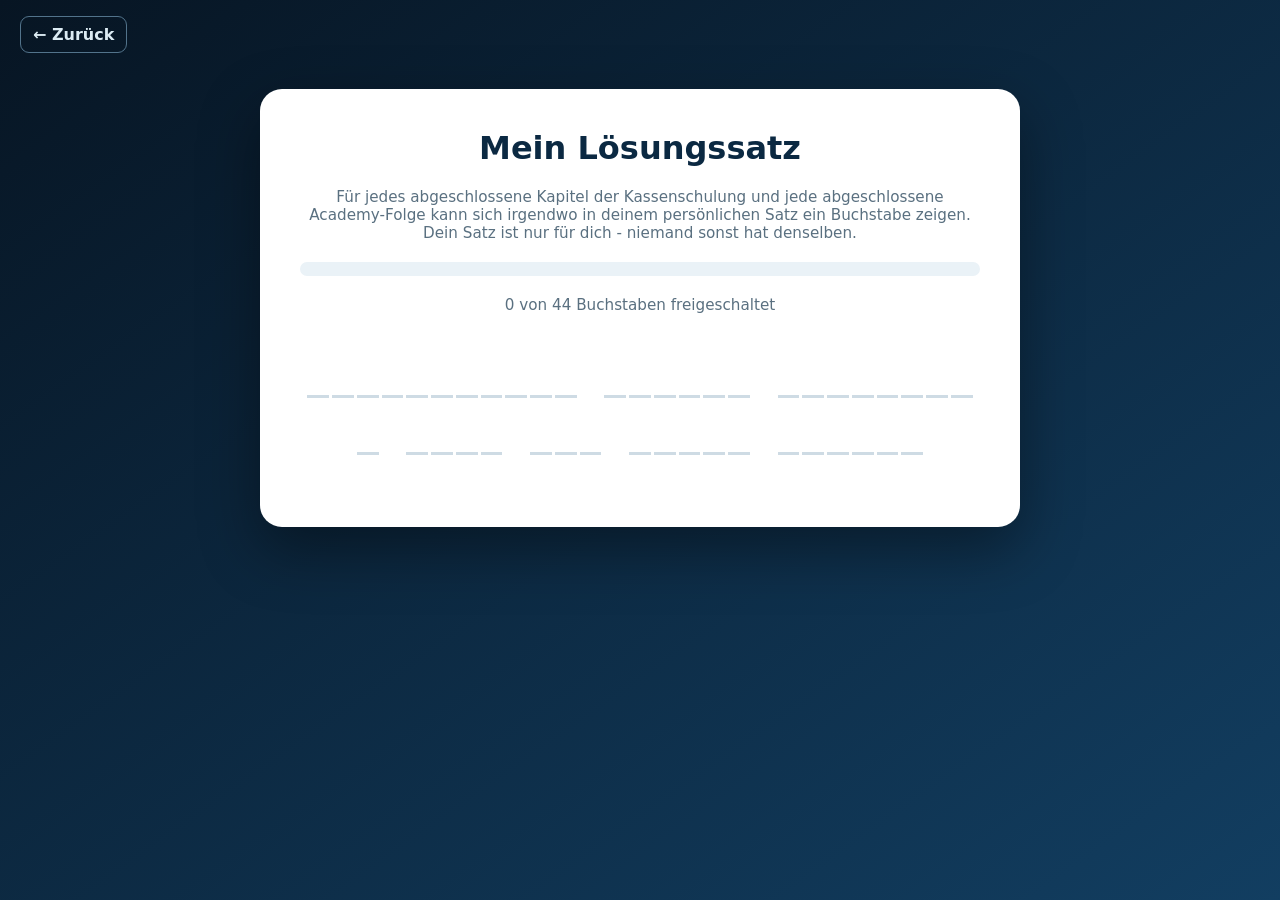
<file: academy/merksatz.html>
<!doctype html><html lang="de"><head><meta charset="utf-8"><meta name="viewport" content="width=device-width,initial-scale=1">
<title>Mein Merksatz · KC FUTURA</title>
<style>
:root{--navy:#0b2942;--gold:#efb13c;--text:#143047;--muted:#5a7080;--line:#cedbe4;--green:#2b9665}
*{box-sizing:border-box}
body{margin:0;font-family:Segoe UI,system-ui,Arial,sans-serif;color:var(--text);background:linear-gradient(145deg,#071523,#123e61);min-height:100vh}
.kopf{padding:16px 20px;display:flex;align-items:center;gap:16px;color:#fff}
.kopf a{color:#dcebf3;text-decoration:none;font-weight:800;padding:8px 12px;border:1px solid #52738b;border-radius:9px}
.inhalt{max-width:800px;margin:20px auto;padding:0 20px 60px}
.panel{background:#fff;border-radius:22px;padding:clamp(20px,4vw,40px);box-shadow:0 22px 60px #0006;text-align:center}
h1{color:var(--navy);margin-top:0}
.raetsel{display:flex;flex-wrap:wrap;justify-content:center;gap:5px 3px;margin:32px 0;font-size:1.6rem;font-weight:800;line-height:1.9;letter-spacing:.02em}
.zeichen{display:inline-block;min-width:.85em;text-align:center;border-bottom:3px solid var(--line)}
.zeichen.frei{border-color:var(--gold);color:var(--navy)}
.zeichen.gesperrt{color:transparent}
.leerzeichen{width:.6em;border:0}
.fortschritt-leiste{height:14px;border-radius:99px;background:#eaf2f7;overflow:hidden;margin:20px 0}
.fortschritt-leiste i{display:block;height:100%;background:linear-gradient(90deg,var(--gold),#ffe08a);border-radius:inherit;transition:width .4s}
.hinweis{color:var(--muted);font-size:.95rem}
.feier{display:none;background:#eafaf1;border:2px solid var(--green);border-radius:16px;padding:24px;margin-top:24px;text-align:left}
.feier.zeigen{display:block}
.feier h2{color:var(--green);margin-top:0}
</style></head><body>
<header class="kopf"><a href="../index.html">← Zurück</a></header>
<main class="inhalt"><div class="panel">
  <h1>Mein Lösungssatz</h1>
  <p class="hinweis">Für jedes abgeschlossene Kapitel der Kassenschulung und jede abgeschlossene Academy-Folge kann sich irgendwo in deinem persönlichen Satz ein Buchstabe zeigen. Dein Satz ist nur für dich - niemand sonst hat denselben.</p>
  <div class="fortschritt-leiste"><i id="leiste"></i></div>
  <p class="hinweis" id="zaehler"></p>
  <div class="raetsel" id="raetselAnzeige"></div>
  <div class="feier" id="feier">
    <h2>🎉 Für deinen Fleiß</h2>
    <p>Für deinen Fleiß hier in der Schulung und in der KC FUTURA Academy bekommst du deinen persönlichen Merksatz, der dich begleiten soll:</p>
    <p id="feierSatz" style="font-size:1.3rem;font-weight:800;color:var(--navy)"></p>
  </div>
</div></main>
<script src="../shared/merksatz-pool.js"></script>
<script src="../shared/merksatz-core.js"></script>
<script>
const daten = window.KCMerksatz.fortschritt();
document.getElementById('raetselAnzeige').innerHTML = daten.anzeige.map(z => {
  if (z.zeichen === ' ') return '<span class="zeichen leerzeichen"></span>';
  return `<span class="zeichen ${z.sichtbar ? 'frei' : 'gesperrt'}">${z.sichtbar ? z.zeichen : '_'}</span>`;
}).join('');
document.getElementById('leiste').style.width = Math.round((daten.anzahlFrei / daten.gesamt) * 100) + '%';
document.getElementById('zaehler').textContent = `${daten.anzahlFrei} von ${daten.gesamt} Buchstaben freigeschaltet`;
if (daten.vollstaendig) {
  document.getElementById('feier').classList.add('zeigen');
  document.getElementById('feierSatz').textContent = '„' + daten.satz + '"';
  window.KCMerksatz.feierAlsGezeigtMarkieren();
}
</script>
</body></html>
</file>
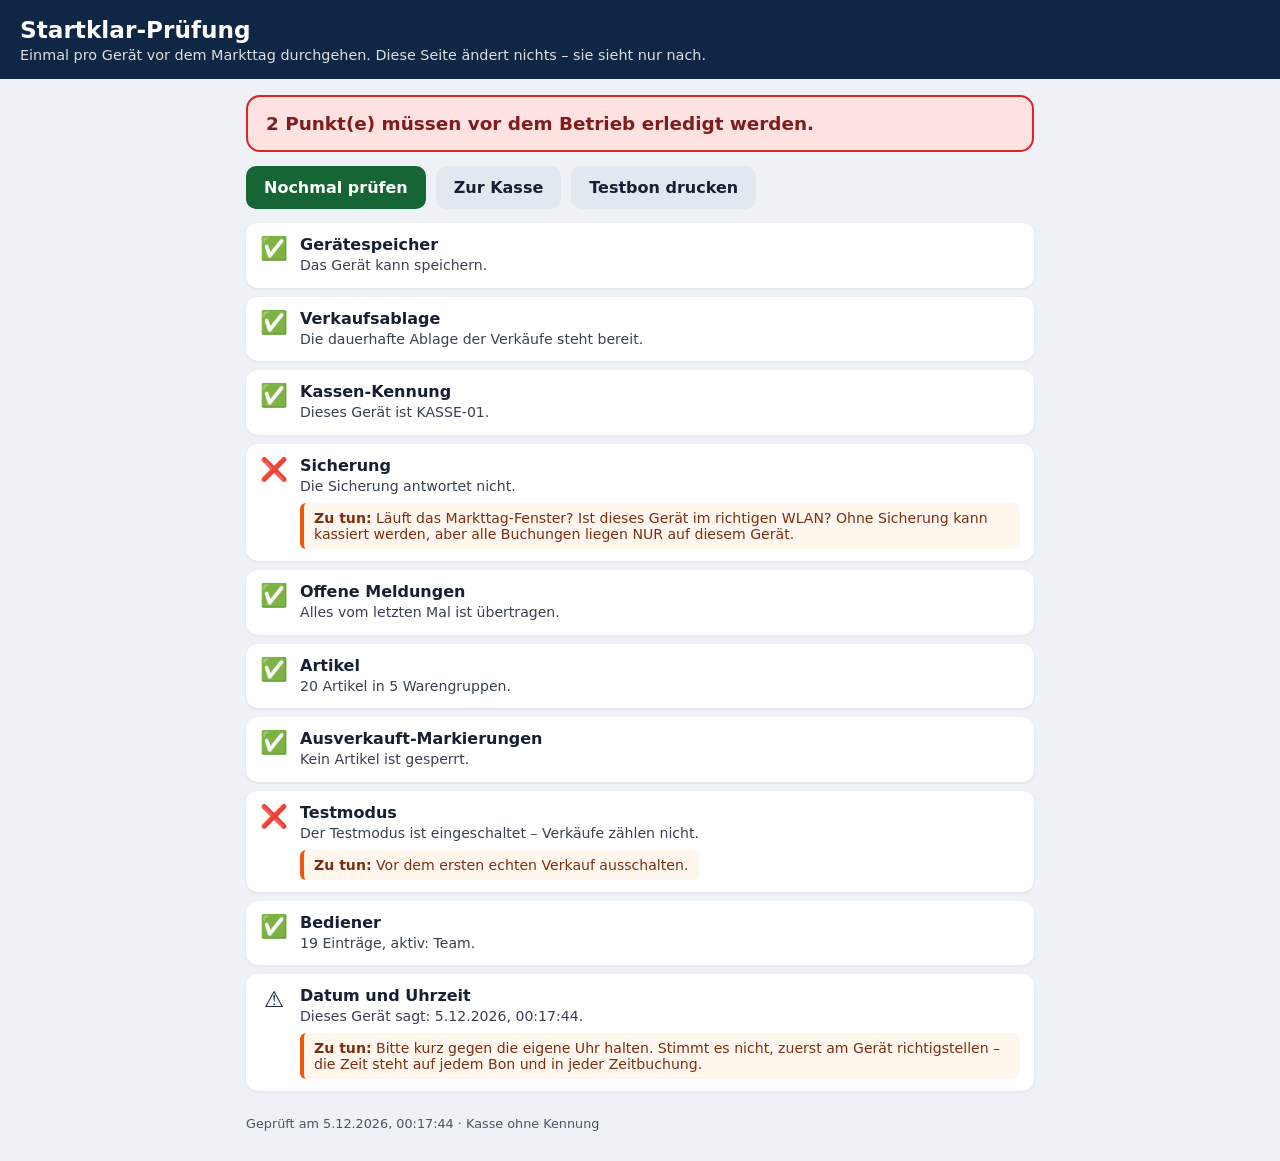
<file: pos/startklar.html>
<!doctype html>
<html lang="de">
<head>
<meta charset="utf-8">
<meta name="viewport" content="width=device-width, initial-scale=1">
<title>Startklar-Prüfung</title>
<!--
  Startklar-Prüfung vor dem Markttag.

  ZWECK: an einem Stand mit Schlange dahinter ist das Letzte, was man gebrauchen kann, eine
  Kasse, die "irgendwie nicht geht". Diese Seite geht der Reihe nach alles durch, was vorher
  stimmen muss, und sagt in normalen Worten, was zu tun ist - ein Punkt pro Zeile, rot oder
  grün, ohne Technikvokabular.

  BEWUSST EIGENE SEITE, nicht in die Kasse eingebaut: sie soll VOR dem Betrieb aufgerufen
  werden, auf jedem Gerät einmal. Und sie liest nur - sie ändert nichts, weder Einstellungen
  noch Daten. Eine Prüfung, die selbst etwas verstellt, ist keine Prüfung.

  WORTWAHL: wie überall an der Kasse neutral. "Sicherung", "Gerät", "Verbindung" - kein
  Hinweis auf einen Manager oder was dahinter läuft.
-->
<style>
  :root{color-scheme:light}
  *{box-sizing:border-box}
  body{margin:0;font-family:system-ui,'Segoe UI',sans-serif;background:#eef2f7;color:#172033}
  header{background:#0f2744;color:#fff;padding:16px 20px}
  header h1{margin:0;font-size:1.45rem}
  header p{margin:4px 0 0;opacity:.85;font-size:.9rem}
  main{max-width:820px;margin:0 auto;padding:16px}
  .gesamt{border-radius:14px;padding:16px 18px;margin-bottom:14px;font-weight:800;font-size:1.15rem}
  .gesamt.gut{background:#dcfce7;color:#14532d;border:2px solid #16a34a}
  .gesamt.warn{background:#fef3c7;color:#713f12;border:2px solid #d97706}
  .gesamt.schlecht{background:#fee2e2;color:#7f1d1d;border:2px solid #dc2626}
  .gesamt.laeuft{background:#e0edff;color:#1e3a8a;border:2px solid #2563eb}
  .punkt{background:#fff;border-radius:12px;padding:12px 14px;margin-bottom:9px;
         display:flex;gap:12px;align-items:flex-start;box-shadow:0 1px 3px rgba(0,0,0,.08)}
  .zeichen{font-size:1.4rem;line-height:1.2;flex:0 0 28px;text-align:center}
  .punkt h3{margin:0 0 2px;font-size:1rem}
  .punkt p{margin:0;font-size:.88rem;color:#374151;line-height:1.4}
  .punkt .tun{margin-top:6px;font-size:.88rem;background:#fff7ed;border-left:4px solid #ea580c;
              padding:7px 10px;border-radius:6px;color:#7c2d12}
  .knopfzeile{display:flex;gap:10px;flex-wrap:wrap;margin:14px 0}
  button{font:inherit;font-weight:800;padding:12px 18px;border-radius:10px;border:0;cursor:pointer}
  .haupt{background:#166534;color:#fff}
  .neben{background:#e2e8f0;color:#172033}
  footer{max-width:820px;margin:0 auto;padding:0 16px 30px;font-size:.8rem;color:#4b5563}
</style>
</head>
<body>
<header>
  <h1>Startklar-Prüfung</h1>
  <p>Einmal pro Gerät vor dem Markttag durchgehen. Diese Seite ändert nichts – sie sieht nur nach.</p>
</header>
<main>
  <div id="gesamt" class="gesamt laeuft">Wird geprüft …</div>
  <div class="knopfzeile">
    <button type="button" class="haupt" id="nochmal">Nochmal prüfen</button>
    <button type="button" class="neben" id="zurKasse">Zur Kasse</button>
    <button type="button" class="neben" id="testdruck">Testbon drucken</button>
  </div>
  <div id="liste"></div>
</main>
<footer id="fuss"></footer>

<script>
(function () {
  'use strict';
  const el = (id) => document.getElementById(id);
  const lies = (schluessel, ersatz) => {
    try { const roh = localStorage.getItem(schluessel); return roh ? JSON.parse(roh) : ersatz; }
    catch (e) { return ersatz; }
  };
  const esc = (t) => String(t ?? '').replace(/[&<>"]/g, (c) => ({'&':'&amp;','<':'&lt;','>':'&gt;','"':'&quot;'}[c]));

  // Verbindungsdaten kommen wie an der Kasse aus der Adresszeile oder dem Gerätespeicher.
  function verbindung() {
    const p = new URLSearchParams(location.search);
    // Dieselben Parameternamen wie die Kasse selbst (kc-sync-connection.js), sonst prueft
    // diese Seite eine andere Kasse als die, die gleich benutzt wird.
    const gespeichert = lies('kc_sync_connection_v1', {}) || {};
    return {
      host: p.get('kcHost') || gespeichert.host || location.hostname || '127.0.0.1',
      port: p.get('kcPort') || gespeichert.port || 47391,
      token: p.get('kcToken') || gespeichert.token || '',
      registerId: p.get('kcRegisterId') || gespeichert.registerId || '',
    };
  }
  function url(pfad) {
    const v = verbindung();
    const u = new URL(`http://${v.host}:${v.port}${pfad}`);
    if (v.token) u.searchParams.set('token', v.token);
    return u.toString();
  }

  // Ein Prüfpunkt: {stufe:'gut'|'warn'|'schlecht', titel, text, tun}
  async function pruefe() {
    const punkte = [];
    const v = verbindung();
    const master = lies('kc_master_v040', {}) || {};

    // 1. Gerätespeicher - ohne den geht gar nichts, jede Buchung liegt zuerst hier.
    let speicherOk = false;
    try { localStorage.setItem('kc_startklar_probe', '1'); localStorage.removeItem('kc_startklar_probe'); speicherOk = true; } catch (e) {}
    punkte.push(speicherOk
      ? {stufe: 'gut', titel: 'Gerätespeicher', text: 'Das Gerät kann speichern.'}
      : {stufe: 'schlecht', titel: 'Gerätespeicher', text: 'Dieses Gerät kann nichts speichern.',
         tun: 'Privates Surfen / Inkognito beenden und die Seite normal öffnen. In diesem Zustand darf nicht kassiert werden – jede Buchung wäre nach dem Schließen weg.'});

    // 2. Dauerhafte Ablage der Verkäufe.
    let dbOk = false;
    try { await new Promise((ja, nein) => { const a = indexedDB.open('kc_startklar_probe'); a.onsuccess = () => { a.result.close(); indexedDB.deleteDatabase('kc_startklar_probe'); ja(); }; a.onerror = () => nein(); }); dbOk = true; } catch (e) {}
    punkte.push(dbOk
      ? {stufe: 'gut', titel: 'Verkaufsablage', text: 'Die dauerhafte Ablage der Verkäufe steht bereit.'}
      : {stufe: 'schlecht', titel: 'Verkaufsablage', text: 'Die dauerhafte Ablage lässt sich nicht öffnen.',
         tun: 'Gerät neu starten. Bleibt es dabei, dieses Gerät heute nicht als Kasse verwenden.'});

    // 3. Kassen-Kennung - ohne sie landen Buchungen unter der falschen Kasse.
    const kasse = v.registerId || master.registerId || '';
    punkte.push(kasse
      ? {stufe: 'gut', titel: 'Kassen-Kennung', text: `Dieses Gerät ist ${esc(kasse)}.`}
      : {stufe: 'schlecht', titel: 'Kassen-Kennung', text: 'Diesem Gerät ist keine Kasse zugeordnet.',
         tun: 'Die Kasse über den Einrichtungs-QR öffnen, nicht über ein altes Lesezeichen.'});

    // 4. Verbindung zur Sicherung.
    let status = null;
    try {
      const antwort = await fetch(url('/kc-sync-status'), {signal: AbortSignal.timeout(3000), cache: 'no-store'});
      if (antwort.ok) status = await antwort.json();
    } catch (e) { /* nicht erreichbar - wird unten behandelt */ }

    if (!status) {
      punkte.push({stufe: 'schlecht', titel: 'Sicherung', text: 'Die Sicherung antwortet nicht.',
        tun: 'Läuft das Markttag-Fenster? Ist dieses Gerät im richtigen WLAN? Ohne Sicherung kann kassiert werden, aber alle Buchungen liegen NUR auf diesem Gerät.'});
    } else {
      const farbe = status.connection?.color;
      const grund = status.connection?.reason || '';
      punkte.push(farbe === 'gruen'
        ? {stufe: 'gut', titel: 'Sicherung', text: 'Verbunden und abgeglichen.'}
        : farbe === 'gelb'
        ? {stufe: 'warn', titel: 'Sicherung', text: `Verbunden, aber noch nicht vollständig abgeglichen (${esc(grund)}).`,
           tun: 'Eine Minute warten und nochmal prüfen. Bleibt es gelb: Markttag-Fenster neu starten.'}
        : {stufe: 'schlecht', titel: 'Sicherung', text: `Keine Verbindung (${esc(grund)}).`,
           tun: 'WLAN prüfen und Markttag-Fenster neu starten.'});

      if (status.multiDeviceConflict) {
        punkte.push({stufe: 'schlecht', titel: 'Zweites Gerät', text: 'Ein weiteres Gerät benutzt gerade dieselbe Kasse.',
          tun: 'Nur EIN Gerät je Kasse verwenden. Das andere Gerät schließen, sonst zählen Buchungen doppelt oder gehen durcheinander.'});
      }
    }

    // 5. Warten noch Buchungen auf die Übertragung?
    const zeitEreignisse = lies('kc_time_clock_events_v1', []) || [];
    const zeitGemeldet = new Set(lies('kc_time_clock_gemeldet_v1', []) || []);
    const zeitOffen = zeitEreignisse.filter((e) => e && e.id && !zeitGemeldet.has(e.id)).length;
    const abschluesse = lies('kc_closings', []) || [];
    const abschlussGemeldet = new Set(lies('kc_closings_gemeldet_v1', []) || []);
    const abschlussOffen = abschluesse.filter((c) => c && c.closingId && !abschlussGemeldet.has(c.closingId)).length;
    // Auch die Verkäufe, die noch nicht gesichert werden konnten (siehe kc-sync-live-event.js).
    const verkaufOffen = (lies('kc_sync_offene_buchungen_v1', []) || []).length;
    const offenGesamt = zeitOffen + abschlussOffen + verkaufOffen;
    punkte.push(offenGesamt === 0
      ? {stufe: 'gut', titel: 'Offene Meldungen', text: 'Alles vom letzten Mal ist übertragen.'}
      : {stufe: 'warn', titel: 'Offene Meldungen',
         text: `${verkaufOffen} Verkauf/Verkäufe, ${zeitOffen} Zeitbuchung(en) und ${abschlussOffen} Abschluss/Abschlüsse warten noch auf die Übertragung.`,
         tun: 'Kein Datenverlust – sie werden automatisch nachgereicht, sobald die Sicherung erreichbar ist. Vor dem Markttag sollte die Liste aber leer sein.'});

    // 6. Sind Artikel und Warengruppen da?
    const artikel = (lies('kc_products_v050', []) || []).filter((p) => p && p.active !== false);
    const gruppen = (lies('kc_groups_v050', []) || []).filter((g) => g && g.active !== false);
    punkte.push(artikel.length >= 3 && gruppen.length >= 2
      ? {stufe: 'gut', titel: 'Artikel', text: `${artikel.length} Artikel in ${gruppen.length} Warengruppen.`}
      : {stufe: 'schlecht', titel: 'Artikel', text: `Nur ${artikel.length} Artikel in ${gruppen.length} Warengruppen – das sieht nach den Vorgabewerten aus.`,
         tun: 'Die richtigen Artikel wurden noch nicht auf dieses Gerät übertragen. Vor dem Markt nachholen.'});

    // 7. Was ist noch als ausverkauft markiert? Ein Marker vom letzten Mal blockiert stillschweigend.
    const ausverkauft = lies('kc_ausverkauft_v1', []) || [];
    const gesperrt = Array.isArray(ausverkauft) ? ausverkauft.length
      : Object.values(ausverkauft || {}).filter(Boolean).length;
    punkte.push(gesperrt === 0
      ? {stufe: 'gut', titel: 'Ausverkauft-Markierungen', text: 'Kein Artikel ist gesperrt.'}
      : {stufe: 'warn', titel: 'Ausverkauft-Markierungen', text: `${gesperrt} Artikel sind noch als ausverkauft markiert.`,
         tun: 'Stammt das noch vom letzten Markttag? Dann vorher wieder freigeben – sonst lässt sich der Artikel heute nicht verkaufen.'});

    // 8. Steht die Kasse noch im Testmodus oder ist sie gesperrt?
    const gesperrtGeraet = localStorage.getItem('kc_geraet_gesperrt_v1') === '1';
    if (gesperrtGeraet) {
      punkte.push({stufe: 'schlecht', titel: 'Gerätesperre', text: 'Dieses Gerät ist gesperrt.',
        tun: 'Die Sperre lässt sich nur aus der Ferne wieder aufheben. Vor dem Einsatz klären.'});
    }
    punkte.push(master.trainingMode
      ? {stufe: 'schlecht', titel: 'Testmodus', text: 'Der Testmodus ist eingeschaltet – Verkäufe zählen nicht.',
         tun: 'Vor dem ersten echten Verkauf ausschalten.'}
      : {stufe: 'gut', titel: 'Testmodus', text: 'Aus – Verkäufe zählen echt.'});

    // 9. Bediener: ohne Auswahl kein sauberer Bon.
    const bediener = (master.operatorProfiles || []).map((x) => x && x.name).filter(Boolean);
    punkte.push(bediener.length >= 2
      ? {stufe: 'gut', titel: 'Bediener', text: `${bediener.length} Einträge, aktiv: ${esc(master.operatorName || 'Team')}.`}
      : {stufe: 'warn', titel: 'Bediener', text: 'Es ist kaum ein Bediener hinterlegt.',
         tun: 'Vor dem Markt die Bedienerliste übertragen.'});

    // 10. Uhrzeit - eine falsch gehende Uhr verdirbt Bons, Zeiten und Abschluss gleichzeitig.
    const jetzt = new Date();
    punkte.push({stufe: 'warn', titel: 'Datum und Uhrzeit', text: `Dieses Gerät sagt: ${jetzt.toLocaleString('de-DE')}.`,
      tun: 'Bitte kurz gegen die eigene Uhr halten. Stimmt es nicht, zuerst am Gerät richtigstellen – die Zeit steht auf jedem Bon und in jeder Zeitbuchung.'});

    return punkte;
  }

  function zeichne(punkte) {
    el('liste').innerHTML = punkte.map((p) => `
      <div class="punkt">
        <div class="zeichen">${p.stufe === 'gut' ? '\u2705' : p.stufe === 'warn' ? '\u26a0\ufe0f' : '\u274c'}</div>
        <div>
          <h3>${esc(p.titel)}</h3>
          <p>${esc(p.text)}</p>
          ${p.tun ? `<div class="tun"><b>Zu tun:</b> ${esc(p.tun)}</div>` : ''}
        </div>
      </div>`).join('');

    const schlecht = punkte.filter((p) => p.stufe === 'schlecht').length;
    const warn = punkte.filter((p) => p.stufe === 'warn' && p.tun).length;
    const kasten = el('gesamt');
    if (schlecht) {
      kasten.className = 'gesamt schlecht';
      kasten.textContent = `${schlecht} Punkt(e) müssen vor dem Betrieb erledigt werden.`;
    } else if (warn) {
      kasten.className = 'gesamt warn';
      kasten.textContent = `Grundsätzlich einsatzbereit – ${warn} Punkt(e) bitte noch ansehen.`;
    } else {
      kasten.className = 'gesamt gut';
      kasten.textContent = 'Alles startklar.';
    }
    el('fuss').textContent = `Geprüft am ${new Date().toLocaleString('de-DE')} · Kasse ${verbindung().registerId || 'ohne Kennung'}`;
  }

  async function lauf() {
    el('gesamt').className = 'gesamt laeuft';
    el('gesamt').textContent = 'Wird geprüft …';
    zeichne(await pruefe());
  }

  el('nochmal').onclick = lauf;
  el('zurKasse').onclick = () => { location.href = 'index.html' + location.search; };
  // Testbon: prüft den einzigen Punkt, den keine Software allein prüfen kann - ob aus dem
  // Drucker wirklich Papier mit lesbarer Schrift kommt.
  el('testdruck').onclick = () => {
    const w = window.open('', '_blank', 'width=420,height=600');
    if (!w) return alert('Das Druckfenster wurde blockiert. Bitte Pop-ups für diese Seite erlauben.');
    w.document.write(`<!doctype html><html lang="de"><head><meta charset="utf-8"><title>Testbon</title>
      <style>@page{size:80mm auto;margin:4mm}body{font-family:"Courier New",monospace;width:72mm;font-size:10pt}
      h1{font-size:13pt;text-align:center;margin:0 0 3mm}.zeile{display:flex;justify-content:space-between}
      .strich{border-top:1px dashed #000;margin:2mm 0}</style></head><body>
      <h1>Testbon</h1>
      <div class="zeile"><span>Datum</span><span>${new Date().toLocaleString('de-DE')}</span></div>
      <div class="zeile"><span>Kasse</span><span>${esc(verbindung().registerId || '-')}</span></div>
      <div class="strich"></div>
      <div class="zeile"><span>1x Testartikel</span><span>1,00 &euro;</span></div>
      <div class="strich"></div>
      <div class="zeile"><b>SUMME</b><b>1,00 &euro;</b></div>
      <p>Wenn dieser Zettel vollst&auml;ndig und lesbar aus dem Drucker kommt,
         ist der Drucker startklar. Papierbreite pr&uuml;fen: der Text darf nicht abgeschnitten sein.</p>
      <script>window.onload=()=>setTimeout(()=>window.print(),150)<\/script></body></html>`);
    w.document.close();
  };

  lauf();
})();
</script>
</body>
</html>
</file>
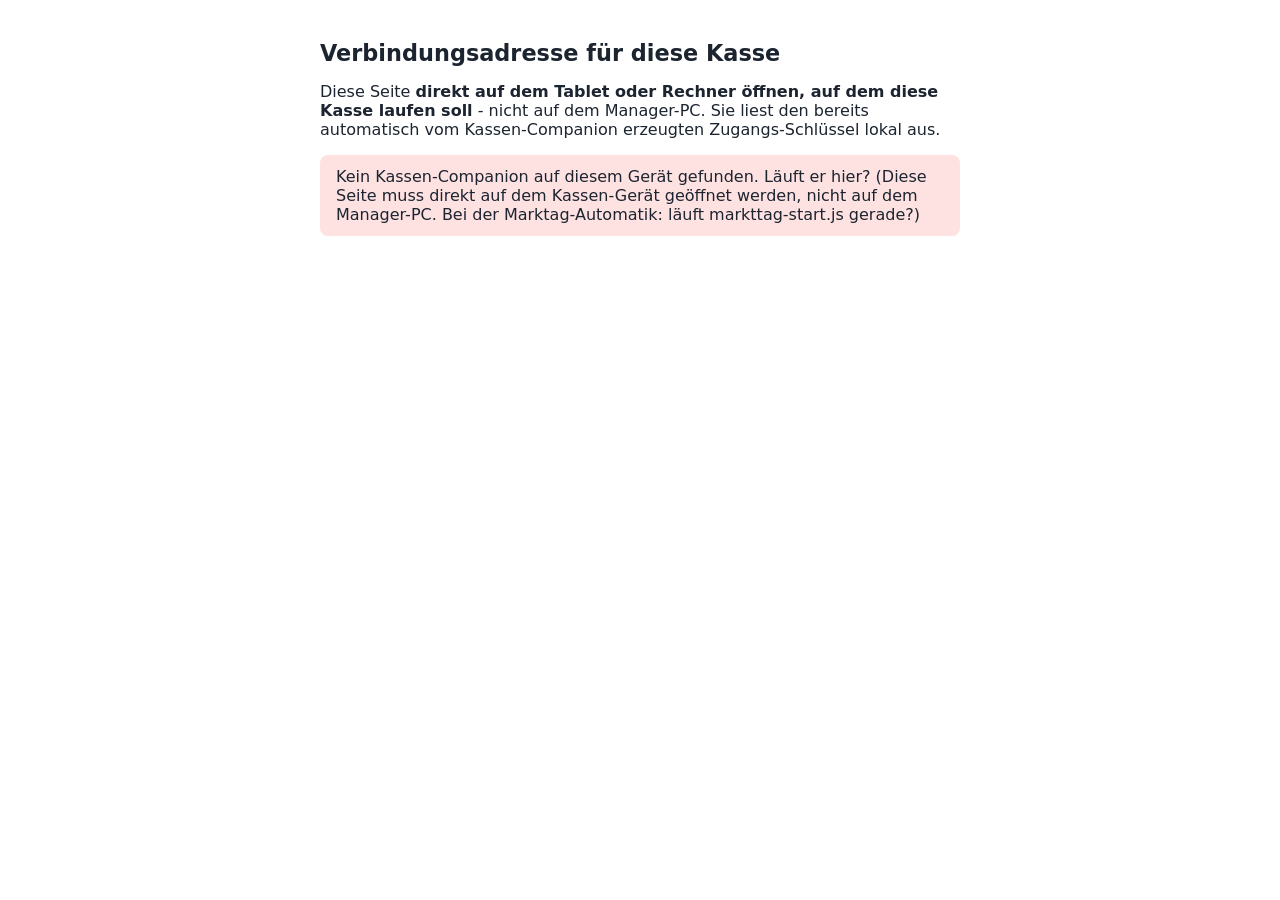
<file: pos/verbindungsinfo.html>
<!doctype html>
<html lang="de">
<head>
<meta charset="utf-8">
<meta name="viewport" content="width=device-width,initial-scale=1">
<title>KC Sync · Verbindungsadresse für diese Kasse</title>
<style>
  body{font-family:system-ui,sans-serif;max-width:640px;margin:40px auto;padding:0 20px;color:#1c2430}
  h1{font-size:1.4rem}
  .hinweis{background:#fef3c7;padding:12px 16px;border-radius:8px;margin:16px 0}
  .fehler{background:#fee2e2;padding:12px 16px;border-radius:8px;margin:16px 0}
  label{display:block;margin:16px 0 6px;font-weight:700}
  input{width:100%;padding:10px;border:1px solid #ccc;border-radius:6px;font-size:1rem;box-sizing:border-box}
  .adresse{background:#f0f7ff;padding:14px;border-radius:8px;word-break:break-all;font-family:monospace;margin-top:16px}
  button{margin-top:12px;padding:10px 18px;font-weight:700;border-radius:6px;border:1px solid #1677b8;background:#fff;color:#1677b8;cursor:pointer}
  button:hover{background:#eef7ff}
</style>
</head>
<body>
  <h1>Verbindungsadresse für diese Kasse</h1>
  <p>Diese Seite <strong>direkt auf dem Tablet oder Rechner öffnen, auf dem diese Kasse laufen soll</strong> - nicht auf dem Manager-PC. Sie liest den bereits automatisch vom Kassen-Companion erzeugten Zugangs-Schlüssel lokal aus.</p>
  <div id="status"></div>
  <div id="formBereich" hidden>
    <label for="registerId">Kassen-ID für dieses Gerät</label>
    <input id="registerId" placeholder="z. B. KASSE-01" value="KASSE-01">
    <button id="erzeugen" type="button">Adresse erzeugen</button>
    <div id="ergebnis"></div>
  </div>

<script>
(async function () {
  const statusFeld = document.getElementById('status');
  // Prüft mehrere wahrscheinliche Ports nacheinander - der alte Standardport (falls der
  // Companion einzeln und klassisch gestartet wurde) UND der Marktag-Automatik-Bereich
  // (dort läuft je Kasse ein eigener Companion ab Port 47500 aufwärts). Damit muss hier
  // niemand mehr wissen, welcher Port es genau ist.
  const kandidaten = [47391, 47500, 47501, 47502, 47503, 47504, 47505];
  let daten = null;
  for (const port of kandidaten) {
    try {
      const antwort = await fetch(`http://127.0.0.1:${port}/kc-sync-my-connection-info`, { signal: AbortSignal.timeout(800) });
      if (!antwort.ok) continue;
      daten = await antwort.json();
      break;
    } catch (e) { /* dieser Port antwortet nicht - nächsten versuchen */ }
  }
  if (!daten) {
    statusFeld.innerHTML = '<div class="fehler">Kein Kassen-Companion auf diesem Gerät gefunden. Läuft er hier? (Diese Seite muss direkt auf dem Kassen-Gerät geöffnet werden, nicht auf dem Manager-PC. Bei der Marktag-Automatik: läuft markttag-start.js gerade?)</div>';
    return;
  }
  statusFeld.innerHTML = `<div class="hinweis">Companion erreicht (Port ${daten.port}) - Zugangs-Schlüssel gefunden.</div>`;
  document.getElementById('formBereich').hidden = false;

  const bevorzugteAdresse = daten.netzwerkAdressen?.[0]?.adresse || '127.0.0.1';

  document.getElementById('erzeugen').onclick = () => {
    const registerId = document.getElementById('registerId').value.trim() || 'KASSE-01';
    const url = `http://${bevorzugteAdresse}:8080/pos/index.html?kcPort=${daten.port}&kcToken=${encodeURIComponent(daten.token)}&kcRegisterId=${encodeURIComponent(registerId)}`;
    document.getElementById('ergebnis').innerHTML = `
      <div class="adresse">${url}</div>
      <button type="button" id="kopieren">In Zwischenablage kopieren</button>
      ${daten.netzwerkAdressen?.length > 1 ? '<p><small>Mehrere Netzwerkadressen gefunden - falls diese nicht erreichbar ist, andere ausprobieren: ' + daten.netzwerkAdressen.map(a => a.adresse).join(', ') + '</small></p>' : ''}
    `;
    document.getElementById('kopieren').onclick = () => {
      navigator.clipboard?.writeText(url).then(() => {
        const b = document.getElementById('kopieren');
        b.textContent = 'Kopiert!';
        setTimeout(() => { b.textContent = 'In Zwischenablage kopieren'; }, 2000);
      });
    };
  };
})();
</script>
</body>
</html>
</file>
<file: shared/unified-header.css>
:root{--kc-head:#102d4c;--kc-head2:#174d78;--kc-gold:#d7a744;--kc-green:#39d27d}
.kc-unified-active .app-shell>.topbar,.kc-unified-active .shell>#app>.topbar{display:none!important}
.kc-unified-header{position:sticky;top:0;z-index:9000;height:92px;padding:8px 12px;background:linear-gradient(100deg,var(--kc-head),var(--kc-head2));color:#fff;display:grid;grid-template-columns:minmax(470px,.9fr) minmax(270px,1.35fr) auto auto auto;gap:12px;align-items:center;box-shadow:0 5px 18px #0004;font-family:Segoe UI,system-ui,Arial,sans-serif}
.kc-brand{display:grid;grid-template-columns:68px 1fr;gap:11px;align-items:center;min-width:0}.kc-chef-mark{text-align:center}.kc-chef-mark img{display:block;width:64px;height:48px;object-fit:contain;margin:auto;background:transparent;filter:brightness(0) invert(1)}.kc-chef-mark span{display:block;border-top:1px solid #fff;margin-top:2px;padding-top:2px;font-size:.59rem;letter-spacing:.16em}.kc-brand-copy{border-left:1px solid #fff;padding-left:11px;min-width:0}.kc-brand-copy small{display:block;color:var(--kc-gold);font-size:.67rem;font-weight:900;letter-spacing:.09em;text-transform:uppercase}.kc-brand-copy h1{font-size:clamp(1.08rem,1.7vw,1.55rem);line-height:1.05;margin:3px 0}.kc-brand-copy p{font-size:.67rem;margin:2px 0;color:#fff}.kc-developer{border:0;background:transparent;padding:0;color:#fff;text-decoration:underline;text-underline-offset:2px;cursor:pointer;font:inherit;font-weight:800}
.kc-dynamic-zone{position:relative;height:76px;border-left:1px solid #fff;padding:3px 8px 20px 12px;display:grid;grid-template-rows:1fr auto;align-items:end;overflow:hidden}.kc-dynamic-message{align-self:start;font-size:.68rem;color:#d8e8f2;white-space:nowrap;overflow:hidden;text-overflow:ellipsis}.kc-chapter-row{display:flex;align-items:center;gap:8px;overflow-x:auto;padding-bottom:1px}.kc-dynamic-progress{position:absolute;left:12px;right:8px;bottom:0;height:16px;display:grid;grid-template-columns:auto 1fr auto;align-items:center;gap:7px}.kc-dynamic-progress small{font-size:.57rem;color:#d9e8f2}.kc-dynamic-progress>span{height:5px;background:#ffffff25;border-radius:99px;overflow:hidden}.kc-dynamic-progress i{display:block;height:100%;background:var(--kc-gold);width:0}.kc-dynamic-progress b{font-size:.65rem}.kc-chapter{box-sizing:border-box!important;width:30px!important;min-width:30px!important;max-width:30px!important;height:30px!important;min-height:30px!important;max-height:30px!important;aspect-ratio:1/1!important;padding:0!important;flex:0 0 30px;border-radius:50%!important;display:grid!important;place-items:center!important;line-height:1!important;border:1px solid #ffffff88;background:#ffffff1c;color:#fff;font-weight:900;font-size:.72rem}.kc-chapter span{display:grid;place-items:center;width:100%;height:100%}.kc-chapter.current{background:var(--kc-gold);color:#182536}.kc-chapter.done{background:#39a66d}.kc-chapter.done::after{content:'✓'}.kc-chapter.done span{display:none}
.kc-voice-wrap{position:relative;min-width:0}.kc-osc{visibility:hidden;opacity:0;width:166px;height:38px;padding:5px 8px;border:1px solid #397854;border-radius:9px;background:#050a07;color:#6cff98;display:flex;align-items:center;gap:7px;font-size:.69rem;font-weight:900;transition:.15s;cursor:pointer}.kc-osc.show{visibility:visible;opacity:1}.kc-wave{width:78px;height:23px;display:flex;align-items:center;gap:3px;border-right:1px solid #1b6d38;padding-right:7px}.kc-wave i{width:3px;height:2px;background:#42ff74;border-radius:3px;box-shadow:0 0 6px #33ff66}.kc-osc.speaking .kc-wave i{animation:kcWave .62s ease-in-out infinite alternate}.kc-osc.speaking .kc-wave i:nth-child(2n){animation-delay:-.18s}.kc-osc.speaking .kc-wave i:nth-child(3n){animation-delay:-.34s}@keyframes kcWave{0%{height:3px}35%{height:20px}65%{height:8px}100%{height:15px}}
.kc-popover{position:absolute;right:0;top:46px;width:300px;background:#fff;color:#17324d;border-radius:13px;padding:13px;box-shadow:0 18px 50px #0008;z-index:20}.kc-popover[hidden],.kc-modal-shell[hidden]{display:none}.kc-popover h3{margin:0 0 9px}.kc-audio-grid{display:grid;gap:9px}.kc-audio-grid label{display:grid;gap:4px;font-size:.78rem;font-weight:800}.kc-audio-grid input,.kc-audio-grid select{width:100%}.kc-quick-row{display:flex;gap:7px}.kc-quick-row button{flex:1}
.kc-time{border-left:1px solid #fff;padding-left:12px;display:grid;grid-template-columns:auto auto;gap:5px 12px;min-width:205px;text-align:right}.kc-time strong,.kc-time span{font-size:.95rem}.kc-time .kc-elapsed{grid-column:1/-1;font-size:.9rem}
.kc-controls{border-left:1px solid #fff;padding-left:10px;display:flex;align-items:center;gap:6px}.kc-icon{width:39px;height:39px;min-width:39px;padding:0;border:1px solid #ffffff55;border-radius:10px;background:#ffffff18;color:#fff;display:grid;place-items:center;font-size:1.05rem;cursor:pointer;text-decoration:none}.kc-icon:hover,.kc-icon:focus-visible{outline:2px solid #ffd66f;outline-offset:1px}.kc-sep{height:34px;border-left:1px solid #fff;margin:0 3px}
.kc-db-row{display:flex;align-items:center}.kc-db-group{display:flex;gap:7px;align-items:center;padding:3px 5px;border:1px solid #ffffff55;border-radius:10px;background:#061a2a;color:#fff;cursor:pointer}.kc-db-group:hover,.kc-db-group:focus-visible{outline:2px solid #ffd66f}.kc-db-block{width:27px;display:grid;grid-template-rows:11px 8px 8px;gap:3px;justify-items:center;padding:1px;color:#fff}.kc-db-block small{font-size:.47rem;line-height:1}.kc-led{display:block;border-radius:50%}.kc-led.status{width:11px;height:11px;background:#808991}.kc-led.traffic{width:8px;height:8px;background:#34434d}.kc-led.green{background:#39d27d;box-shadow:0 0 7px #39d27d}.kc-led.red{background:#ff5757;box-shadow:0 0 7px #ff5757}.kc-led.blue{background:#55aaff;box-shadow:0 0 7px #55aaff}.kc-led.yellow{background:#ffc43d;box-shadow:0 0 7px #ffc43d}.kc-led.traffic.flash{background:#ffd33d;box-shadow:0 0 12px #ffd33d,0 0 4px #fff;animation:kcTraffic .34s steps(2,end)}@keyframes kcTraffic{50%{opacity:.28}}
[data-tooltip]{position:relative}[data-tooltip]:hover::after,[data-tooltip]:focus-visible::after{content:attr(data-tooltip);position:absolute;top:calc(100% + 8px);left:50%;transform:translateX(-50%);z-index:50;background:#07111c;color:#fff;border:1px solid #ffffff55;border-radius:7px;padding:6px 8px;font-size:.7rem;white-space:nowrap;pointer-events:none}
.kc-modal-shell{position:fixed;inset:0;z-index:10000;background:#0009;display:grid;place-items:center;padding:18px}.kc-modal{width:min(780px,96vw);max-height:88vh;overflow:auto;background:#fff;color:#17324d;border-radius:18px;padding:22px;box-shadow:0 25px 80px #0009}.kc-modal-head{display:flex;justify-content:space-between;gap:12px;align-items:center}.kc-modal-head h2{margin:0}.kc-close{width:39px;height:39px;border:0;border-radius:9px;font-size:1.4rem}.kc-vita{display:grid;grid-template-columns:190px 1fr;gap:20px;margin-top:18px}.kc-vita-photo{width:190px;height:245px;border-radius:14px;object-fit:cover;object-position:center top}.kc-modal-actions{display:flex;gap:9px;flex-wrap:wrap;margin-top:15px}.kc-modal button{padding:10px 13px;border:1px solid #abc0cf;border-radius:9px;font-weight:800;cursor:pointer}.kc-modal .primary{background:#176b9d;color:#fff}.kc-info-grid{display:grid;grid-template-columns:1fr 1fr;gap:9px}.kc-info-grid div{background:#eef4f8;padding:10px;border-radius:9px}.kc-user-summary{display:flex;gap:12px;align-items:center;margin:14px 0;padding:13px;background:linear-gradient(135deg,#e8f4fb,#f7fbfd);border-radius:13px}.kc-user-summary>span{width:48px;height:48px;border-radius:50%;display:grid;place-items:center;background:#173f5e;color:#fff;font-size:1.3rem}.kc-user-summary b,.kc-user-summary small{display:block}.kc-user-grid{display:grid;grid-template-columns:1fr 1fr;gap:14px}.kc-user-grid section{display:grid;gap:9px;padding:14px;border:1px solid #cedce6;border-radius:13px;background:#f8fbfd}.kc-user-grid h3{margin:0}.kc-user-grid label{display:grid;gap:4px;font-weight:800}.kc-user-grid input,.kc-user-grid select{padding:9px;border:1px solid #abc0cf;border-radius:8px}.kc-user-grid .kc-check{display:flex;align-items:center}.kc-db-health,.kc-learning-top,.kc-pause-question{display:flex;align-items:center;gap:18px;margin:18px 0}.kc-pause-question>span{font-size:3rem}.kc-health-ring{--score:0%;width:112px;height:112px;flex:0 0 auto;border-radius:50%;display:grid;place-items:center;background:conic-gradient(#2d9d67 var(--score),#dce6ec 0);position:relative}.kc-health-ring::before{content:'';position:absolute;inset:11px;background:#fff;border-radius:50%}.kc-health-ring b{position:relative;font-size:1.1rem}.kc-health-ring.ok{box-shadow:0 0 0 5px #35a76e25}.kc-chart-grid{display:grid;grid-template-columns:1fr 1fr;gap:10px}.kc-chart-grid article{display:grid;grid-template-columns:1fr auto;gap:4px;padding:11px;background:#eef4f8;border-radius:10px}.kc-chart-grid article span,.kc-chart-grid article div{grid-column:1/-1}.kc-chart-grid article div{height:8px;background:#d6e2e9;border-radius:99px;overflow:hidden}.kc-chart-grid article i{display:block;height:100%;background:#2784b8}.kc-progress-table{width:100%;border-collapse:collapse;margin-top:15px}.kc-progress-table th,.kc-progress-table td{text-align:left;padding:8px;border-bottom:1px solid #d6e0e7}.kc-roadmap{display:grid;gap:5px;margin-top:16px}.kc-roadmap>a{display:grid;grid-template-columns:48px 1fr;gap:11px;align-items:center;padding:11px;border:2px solid #d2dee6;border-radius:12px;color:#17324d;text-decoration:none}.kc-roadmap>a>span{width:42px;height:42px;border-radius:50%;display:grid;place-items:center;background:#173f5e;color:#fff;font-weight:900}.kc-roadmap>a.current{border-color:#d7a744;background:#fff8e3}.kc-roadmap>a.done{border-color:#38a56e;background:#edf8f2}.kc-roadmap>a.done>span{background:#38a56e}.kc-roadmap>a small,.kc-roadmap>a b{display:block}.kc-roadmap>i{text-align:center}.kc-volume-value{float:right}.kc-volume-scale{display:flex;justify-content:space-between;font-size:.65rem;margin-top:-7px}.kc-paused main,.kc-paused .shell{filter:brightness(.4);pointer-events:none}.kc-paused::after{content:'Pause';position:fixed;inset:50% auto auto 50%;transform:translate(-50%,-50%);z-index:9990;color:#fff;font-size:3rem;font-weight:900;text-shadow:0 4px 18px #000}
#kcLearningModal .kc-modal{width:min(1040px,96vw)}.kc-stat-cards{display:grid;grid-template-columns:repeat(4,1fr);gap:10px;margin:15px 0}.kc-stat-cards article{padding:13px;text-align:center;border:1px solid #cbdbe6;border-radius:11px;background:#f5f9fc}.kc-stat-cards b{display:block;font-size:1.25rem}.kc-stat-cards span{font-size:.75rem}.kc-learning-tabs{display:flex;gap:7px;margin-bottom:12px}.kc-learning-tabs button{background:#edf3f7}.kc-learning-tabs button.active{background:#173f5e;color:#fff}.kc-learning-overview{display:grid;grid-template-columns:1.45fr .8fr;gap:12px}.kc-learning-overview>section{border:1px solid #cbdbe6;border-radius:12px;padding:13px}.kc-learning-overview h3{margin:0 0 11px}.kc-topic-bars{display:grid;gap:9px}.kc-topic-bars>div{display:grid;grid-template-columns:minmax(170px,1fr) 1.4fr 45px;gap:8px;align-items:center;font-size:.78rem}.kc-topic-bars i{height:8px;background:#dce7ed;border-radius:99px;overflow:hidden}.kc-topic-bars i b{display:block;height:100%;background:linear-gradient(90deg,#2784b8,#38a56e)}.kc-learning-ring{text-align:center}.kc-learning-ring .kc-health-ring{margin:10px auto}.kc-learning-ring p{font-size:.8rem}.kc-recommendation{display:grid;gap:4px;margin-top:14px;padding:12px;border-left:5px solid #d7a744;background:#fff7db;border-radius:8px}.kc-system-grid{display:grid;grid-template-columns:1fr 1fr;gap:10px;margin:15px 0}.kc-system-grid article{display:grid;gap:5px;padding:13px;border:1px solid #cbdbe6;border-radius:11px;background:#f7fafc}.kc-system-grid strong.ok,.kc-system-result b{color:#16814d}.kc-system-grid strong.bad{color:#b22b35}.kc-system-grid small{font-size:.75rem}.kc-system-result{display:flex;align-items:center;gap:18px;padding:13px;border:1px solid #cbdbe6;border-radius:11px;background:#f7fafc}.kc-system-result #kcSystemResult{display:grid;gap:6px}.kc-system-help{color:#607487;font-size:.8rem}.kc-system-grid+.kc-system-result .kc-health-ring{width:92px;height:92px}
@media(max-width:1500px) and (min-width:1101px){.kc-unified-header{grid-template-columns:370px minmax(215px,1fr) 0 180px auto;gap:8px}.kc-brand-copy h1{font-size:1.23rem}.kc-brand-copy p{font-size:.59rem}.kc-voice-wrap{width:0}.kc-osc{position:absolute;right:0;top:-19px;z-index:6}.kc-time{min-width:180px;padding-left:8px}.kc-time strong,.kc-time span{font-size:.78rem}.kc-time .kc-elapsed{font-size:.74rem}.kc-controls{gap:4px;padding-left:7px}.kc-icon{width:36px;height:36px;min-width:36px}.kc-db-group{gap:4px;padding:2px 3px}.kc-sep{margin:0 1px}}
.kc-vita-photo{box-sizing:border-box;border:5px solid #fff;outline:3px solid #d6a83f;background:#fff;box-shadow:0 0 0 7px #173f5e,0 14px 30px #102d4459}
.kc-audio-grid button:disabled{opacity:.38;filter:grayscale(1);cursor:not-allowed;box-shadow:none}
@media(max-width:1100px){.kc-unified-header{height:auto;grid-template-columns:minmax(300px,1fr) minmax(150px,.8fr) auto auto}.kc-controls{grid-column:1/-1;justify-content:flex-end;border-left:0;border-top:1px solid #ffffff55;padding:7px 0 0}.kc-dynamic-zone{min-height:64px}}@media(max-width:760px){.kc-unified-header{grid-template-columns:1fr auto}.kc-dynamic-zone{grid-column:1/-1;order:5}.kc-time{display:none}.kc-controls{overflow:visible;justify-content:flex-start;gap:3px;flex-wrap:nowrap}.kc-controls .kc-icon{width:32px;min-width:32px;height:32px;border-radius:8px;font-size:.92rem}.kc-controls .kc-sep{height:29px;margin:0}.kc-controls .kc-db-group{padding:1px 2px;gap:2px}.kc-brand{grid-template-columns:54px 1fr}.kc-chef-mark img{width:50px}.kc-vita,.kc-user-grid{grid-template-columns:1fr}.kc-vita-photo{width:150px;height:190px}.kc-osc{width:120px}.kc-osc span{display:none}.kc-wave{border-right:0}.kc-chart-grid{grid-template-columns:1fr}.kc-progress-table{font-size:.75rem}.kc-stat-cards{grid-template-columns:1fr 1fr}.kc-learning-overview{grid-template-columns:1fr}}

/* Pausenspiele */
.kc-pause-game-shell iframe{display:block;width:100%;height:min(760px,82vh);border:0;border-radius:16px;background:#2d170e}.kc-pause-game-shell.slot{padding:5px;overflow:hidden}.kc-pause-game-shell.slot>section{width:min(1080px,99vw);height:calc(100dvh - 10px);max-height:none;overflow:hidden;padding:0;background:transparent;box-shadow:none}.kc-pause-game-shell.slot iframe{height:100%;border-radius:14px}
.kc-pause-games{display:flex;justify-content:center;gap:10px;flex-wrap:wrap;margin-top:5px}.kc-pause-games button{min-width:210px;padding:11px 15px;border:1px solid #d5e4ed;border-radius:11px;background:#fff;color:#17324d;font-weight:900;cursor:pointer}.kc-pause-games button:disabled{opacity:.58;cursor:not-allowed}.kc-pause-game-shell{position:fixed;inset:0;z-index:14000;display:grid;place-items:center;padding:16px;background:rgba(4,16,27,.93);overflow:auto}.kc-pause-game-shell>section{width:min(1120px,98vw);max-height:96vh;overflow:auto;padding:16px;border-radius:20px;background:#e8f1f6;box-shadow:0 25px 90px #000b}.kc-pause-game-head{display:flex;align-items:center;justify-content:space-between;gap:14px;margin-bottom:12px;color:#17324d}.kc-pause-game-head h2,.kc-pause-game-head small{margin:0}.kc-pause-game-head button{min-height:46px;padding:10px 15px;border:2px solid #173f5e;border-radius:11px;background:#173f5e;color:#fff;font-weight:900;cursor:pointer}#pauseOverlay .kc-pause-games{margin:12px 0}#pauseOverlay .kc-pause-games button{color:#17324d}@media(max-width:620px){.kc-pause-games{display:grid;width:100%}.kc-pause-games button{width:100%;min-width:0}.kc-pause-game-head{align-items:stretch;flex-direction:column-reverse}.kc-pause-game-head button{width:100%}}
.kc-search-trigger{font-size:1.45rem!important}.kc-global-search{position:fixed;z-index:14500;left:50%;top:98px;transform:translateX(-50%);width:min(760px,calc(100vw - 20px));max-height:calc(100dvh - 108px);overflow:hidden;padding:10px;border:2px solid #d9a435;border-radius:15px;background:#f4f8fb;color:#17324d;box-shadow:0 18px 55px #0009;font-family:Segoe UI,system-ui,Arial,sans-serif}.kc-global-search[hidden]{display:none}.kc-search-box{display:grid;grid-template-columns:auto minmax(0,1fr) 42px auto;align-items:center;gap:7px}.kc-search-box>span{font-size:1.6rem;font-weight:900}.kc-search-box input{width:100%;height:44px;padding:8px 10px;border:2px solid #7e9bb1;border-radius:10px;font-size:1rem}.kc-search-box input::-webkit-search-cancel-button{display:none}.kc-search-box button{height:42px;border-radius:9px;font-weight:900;cursor:pointer}.kc-search-box #kcGlobalSearchClear{border:2px solid #a71414;background:#d92222;color:#fff;font-size:1.65rem;line-height:1}.kc-search-box #kcGlobalSearchClear[hidden]{visibility:hidden;display:block}.kc-search-box #kcGlobalSearchClose{border:1px solid #7893a8;background:#e7eef3;color:#17324d;padding:0 11px}.kc-search-status{padding:7px 3px 5px;color:#536d80;font-size:.82rem;font-weight:800}.kc-search-results{display:grid;gap:6px;max-height:calc(100dvh - 205px);overflow:auto}.kc-search-result{display:grid;gap:2px;width:100%;padding:9px 11px;border:1px solid #b9ccd9;border-radius:10px;background:#fff;color:#17324d;text-align:left;cursor:pointer}.kc-search-result:hover,.kc-search-result:focus-visible{border-color:#1572a8;background:#eaf6fd;outline:2px solid #1572a8}.kc-search-result span{color:#a05e00;font-size:.72rem;font-weight:900}.kc-search-result b{font-size:.92rem}.kc-search-result small{color:#526a7b;white-space:nowrap;overflow:hidden;text-overflow:ellipsis}@media(max-width:720px),(pointer:coarse){.kc-global-search{top:94px;width:calc(100vw - 8px);padding:7px}.kc-search-box{grid-template-columns:auto minmax(0,1fr) 42px}.kc-search-box>span{display:none}.kc-search-box #kcGlobalSearchClose{grid-column:1/-1;height:36px}.kc-search-box input{font-size:16px}.kc-search-results{max-height:calc(100dvh - 235px)}}
.kc-disclaimer-shell{position:fixed;inset:0;z-index:16000;display:grid;place-items:center;padding:14px;background:rgba(3,16,28,.9);font-family:Segoe UI,system-ui,Arial,sans-serif}.kc-disclaimer-shell[hidden]{display:none}.kc-disclaimer{display:grid;grid-template-columns:72px 1fr;gap:18px;width:min(760px,calc(100vw - 20px));max-height:calc(100dvh - 24px);overflow:auto;padding:22px;border:3px solid #e6ac32;border-radius:20px;background:#fff;color:#17324d;box-shadow:0 25px 80px #000c}.kc-disclaimer-symbol{width:64px;height:64px;border-radius:50%;display:grid;place-items:center;background:#173f5e;color:#fff;font:900 2.2rem Georgia,serif}.kc-disclaimer small{color:#a66a00;font-weight:900;text-transform:uppercase;letter-spacing:.06em}.kc-disclaimer h2{margin:3px 0 12px;font-size:1.55rem}.kc-disclaimer h3{margin:6px 0 10px}.kc-disclaimer p{line-height:1.5;margin:9px 0}.kc-disclaimer ol{margin:10px 0;padding-left:22px;line-height:1.45}.kc-disclaimer-long{padding:12px;border:1px solid #bed0dc;border-radius:12px;background:#f3f7fa}.kc-disclaimer button{display:block;width:100%;min-height:50px;margin-top:12px;border:2px solid #0c6335;border-radius:11px;background:#16864c;color:#fff;font-weight:950;font-size:1.02rem;cursor:pointer}.kc-disclaimer button.kc-disclaimer-secondary{min-height:42px;border-color:#7d98ab;background:#edf3f6;color:#17324d;font-size:.9rem}.kc-disclaimer button:focus-visible{outline:4px solid #f1bd3c;outline-offset:3px}@media(max-width:620px){.kc-disclaimer{grid-template-columns:1fr;padding:16px}.kc-disclaimer-symbol{width:48px;height:48px;font-size:1.7rem}.kc-disclaimer h2{font-size:1.25rem}.kc-disclaimer p,.kc-disclaimer li{font-size:.9rem}}

/* 2.6.8 – stabile Kapitelnavigation, Pause und Latenzanzeigen */
.kc-chapter-row{overflow:hidden!important;min-height:34px;padding:2px 1px!important}.kc-chapter{cursor:pointer;outline-offset:-2px!important;transition:background .15s,transform .15s}.kc-chapter:hover,.kc-chapter:focus-visible{transform:scale(1.04);outline:2px solid #fff!important}.kc-dynamic-progress b{display:block;min-width:38px;text-align:right;white-space:nowrap}.kc-dynamic-progress>span{min-width:40px}.kc-system-with-gauge{grid-template-columns:1fr auto!important;align-items:center}.kc-system-with-gauge>div:first-child{display:grid;gap:5px}.kc-latency-gauge{--latency:0%;width:76px;height:76px;border-radius:50%;display:grid;place-items:center;align-content:center;background:conic-gradient(#2588bc var(--latency),#dce6ec 0);position:relative}.kc-latency-gauge::before{content:'';position:absolute;inset:8px;border-radius:50%;background:#fff}.kc-latency-gauge b,.kc-latency-gauge small{position:relative;line-height:1}.kc-latency-gauge b{font-size:1rem}.kc-latency-gauge small{font-size:.62rem}.kc-latency-gauge span{position:absolute;left:50%;bottom:-16px;transform:translateX(-50%);width:100px;text-align:center;font-size:.58rem}.kc-system-with-gauge{padding-bottom:22px!important}.kc-unified-pause-overlay{position:fixed;inset:0;z-index:12000;display:grid;place-items:center;background:rgba(5,20,32,.76);backdrop-filter:blur(4px);color:#fff;text-align:center}.kc-unified-pause-overlay>div{display:grid;justify-items:center;gap:10px}.kc-unified-pause-overlay span{font-size:4rem}.kc-unified-pause-overlay h2{font-size:3rem;margin:0}.kc-unified-pause-overlay button,.pause-resume-direct{min-width:190px;padding:13px 20px;border:2px solid #fff;border-radius:12px;background:#1d7bb2;color:#fff;font-size:1.05rem;font-weight:900;cursor:pointer}.kc-unified-pause-overlay p{margin:4px 0;color:#dbeaf4}.kc-paused::after{display:none!important}

/* Zwölf Lerninhalte passen während Teil 1 vollständig in den dynamischen Kopfbereich. */
.kc-unified-active:has(#lesson:not(.hidden)) .kc-chapter-row{gap:3px!important}
.kc-unified-active:has(#lesson:not(.hidden)) .kc-chapter{width:24px!important;min-width:24px!important;max-width:24px!important;height:24px!important;min-height:24px!important;max-height:24px!important;flex-basis:24px!important;font-size:.62rem!important}
@media(max-width:1500px) and (min-width:1101px){.kc-unified-active:has(#lesson:not(.hidden)) .kc-chapter-row{gap:1px!important}.kc-unified-active:has(#lesson:not(.hidden)) .kc-chapter{width:17px!important;min-width:17px!important;max-width:17px!important;height:17px!important;min-height:17px!important;max-height:17px!important;flex-basis:17px!important;font-size:.51rem!important}}

/* Datenbank-LEDs bleiben unabhängig von allgemeinen Statusregeln exakt rund. */
.kc-unified-header .kc-db-block .kc-led.status{display:block!important;width:11px!important;min-width:11px!important;max-width:11px!important;height:11px!important;min-height:11px!important;max-height:11px!important;aspect-ratio:1/1!important;padding:0!important;border-radius:50%!important;line-height:0!important}
.kc-unified-header .kc-db-block .kc-led.traffic{display:block!important;width:8px!important;min-width:8px!important;max-width:8px!important;height:8px!important;min-height:8px!important;max-height:8px!important;aspect-ratio:1/1!important;padding:0!important;border-radius:50%!important;line-height:0!important}

/* Erledigte Kapitel: Zahl lesbar, Haken nur als transparente Bestätigung. */
.kc-unified-header .kc-chapter.done{position:relative!important;background:rgba(57,166,109,.55)!important;color:#fff!important}
.kc-unified-header .kc-chapter.done span{display:grid!important;opacity:1!important;position:relative!important;z-index:1!important}
.kc-unified-header .kc-chapter.done::after{content:'✓'!important;position:absolute!important;inset:0!important;display:grid!important;place-items:center!important;color:#062f20!important;font-size:1.35em!important;opacity:.38!important;z-index:2!important;pointer-events:none!important}

/* 02.09.2026: Gesperrte Pausenspiele sagen jetzt, wodurch sie aufgehen. */
.kc-pause-games button small{display:block;margin-top:3px;font-weight:600;font-size:.74rem;opacity:.82;white-space:normal}
.kc-pause-games button:disabled{opacity:.72}

/* 02.09.2026: Spielewelt-Kachel fuer die Academy-Uebersicht und die Startseite. */
.kc-spielewelt{display:block;margin:0 0 16px;padding:15px 17px;border:2px solid #2e8b61;border-radius:16px;background:linear-gradient(135deg,#eaf7f0,#f6fbf8)}
.kc-spielewelt .eyebrow{display:block;letter-spacing:.12em;text-transform:uppercase;font-size:.72rem;font-weight:900;color:#1e6848}
.kc-spielewelt h3{margin:3px 0 5px;font-size:1.16rem;color:#17324d}
.kc-spielewelt p{margin:0 0 11px;font-size:.88rem;color:#31536b;max-width:70ch}
.kc-spielewelt-liste{display:grid;grid-template-columns:repeat(auto-fill,minmax(186px,1fr));gap:9px}
.kc-spielewelt-spiel{display:grid;grid-template-columns:34px 1fr;grid-template-rows:auto auto;column-gap:9px;align-items:center;
  padding:9px 11px;border-radius:12px;border:1px solid #cfe2d8;background:#fff;color:#17324d;font-weight:800;text-align:left;cursor:pointer}
.kc-spielewelt-icon{grid-row:1/3;font-size:1.5rem;text-align:center}
.kc-spielewelt-name{font-size:.94rem}
.kc-spielewelt-spiel small{grid-column:2;font-weight:600;font-size:.75rem;opacity:.82;white-space:normal}
.kc-spielewelt-spiel.offen{border-color:#2e8b61;box-shadow:0 0 0 2px #2e8b6122}
.kc-spielewelt-spiel.zu{opacity:.74;cursor:not-allowed;background:#f4f7f9}
@media(max-width:620px){.kc-spielewelt-liste{grid-template-columns:1fr}}

/* 02.09.2026: Kopf der Spielewelt-Kachel und das grosse Abschlussmodul darunter. */
.kc-spielewelt-kopf{display:flex;justify-content:space-between;align-items:flex-start;gap:14px}
.kc-spielewelt-alle{flex:0 0 auto;padding:9px 14px;border:2px solid #2e8b61;border-radius:11px;background:#fff;color:#1e6848;font-weight:900;cursor:pointer;white-space:nowrap}
.kc-spielewelt-alle:hover{background:#2e8b61;color:#fff}
.kc-spielewelt-leiter{display:grid;grid-template-columns:44px 1fr auto;align-items:center;gap:12px;width:100%;margin-top:11px;
  padding:12px 14px;border-radius:13px;border:2px solid #b8912f;background:linear-gradient(135deg,#fdf6e4,#fffdf8);color:#17324d;text-align:left;cursor:pointer}
.kc-spielewelt-leiter .kc-spielewelt-icon{font-size:1.7rem}
.kc-spielewelt-leiter small{font-weight:600;opacity:.85}
.kc-spielewelt-leiter em{font-style:normal;font-weight:900;font-size:.82rem;color:#8a6c1f;white-space:normal;max-width:210px;text-align:right}
.kc-spielewelt-leiter.zu{opacity:.76;cursor:not-allowed;border-color:#cfd8de;background:#f4f7f9}
.kc-spielewelt-leiter.zu em{color:#5d7285}
@media(max-width:620px){.kc-spielewelt-kopf{flex-direction:column}.kc-spielewelt-alle{width:100%}
  .kc-spielewelt-leiter{grid-template-columns:36px 1fr}.kc-spielewelt-leiter em{grid-column:2;text-align:left;max-width:none}}
</file>
<file: academy/styles.css>
:root{--navy:#102d4c;--navy2:#174d78;--blue:#dff0ff;--blue2:#b9dcf6;--gold:#d7a744;--green:#237a55;--ink:#172331;--muted:#607487;--line:#cbd9e5;--white:#fff;--shadow:0 18px 44px rgba(8,32,54,.17)}
*{box-sizing:border-box}html,body{margin:0;min-height:100%;font-family:Inter,Segoe UI,Arial,sans-serif;color:var(--ink);background:linear-gradient(135deg,#edf5fa,#fff7e9)}button,input,select{font:inherit;touch-action:manipulation}.app-shell{min-height:100vh}.topbar{display:flex;justify-content:space-between;align-items:center;gap:14px;padding:9px 15px;background:linear-gradient(100deg,var(--navy),var(--navy2));color:#fff;position:sticky;top:0;z-index:10;box-shadow:0 5px 18px #0003}.brand{display:flex;align-items:center;gap:10px}.brand img{width:46px;height:46px;object-fit:contain;background:#fff;border-radius:10px;padding:3px}.brand small{letter-spacing:.12em;font-weight:900}.brand h1{font-size:clamp(20px,2.8vw,29px);margin:0;line-height:1}.brand p{margin:2px 0 0;opacity:.84;font-size:.78rem}.top-actions{display:flex;gap:8px}.icon-btn,.ghost,.primary,.secondary,.choice{border:0;border-radius:12px;min-height:46px;padding:10px 14px;cursor:pointer}.icon-btn,.ghost{background:#ffffff1c;color:#fff;border:1px solid #ffffff45}.primary{background:linear-gradient(135deg,#2e8b61,#1e6848);color:#fff;font-weight:900;box-shadow:0 8px 20px #21704e47}.secondary{background:#eaf1f6;color:var(--navy);font-weight:800}.primary:disabled{background:#aeb9c2;color:#eef2f5;box-shadow:none;cursor:not-allowed;animation:none}.pulse{animation:pulse 1.55s infinite}@keyframes pulse{50%{box-shadow:0 0 0 9px #2b7a5724,0 8px 21px #21704e55;filter:brightness(1.08)}}
main{max-width:1440px;margin:auto;padding:15px 14px 92px}.panel{background:#fff;border:1px solid #d8e3eb;border-radius:22px;box-shadow:var(--shadow);overflow:hidden}.futura-start{display:grid;grid-template-columns:170px minmax(0,1fr) 220px;min-height:650px}.side-panel{padding:14px;background:#f5f8fb;border-right:1px solid var(--line)}.side-panel.right{border-right:0;border-left:1px solid var(--line)}.side-title{font-size:.78rem;text-transform:uppercase;letter-spacing:.08em;color:var(--muted);font-weight:900;margin:0 0 10px}.coach-option{display:grid;grid-template-columns:54px 1fr;gap:9px;align-items:center;width:100%;text-align:left;border:2px solid transparent;background:#fff;padding:8px;border-radius:13px;margin-bottom:9px;cursor:pointer}.coach-option img{width:54px;height:54px;border-radius:50%;object-fit:cover}.coach-option strong{display:block;color:var(--navy)}.coach-option small{display:block;color:var(--muted);line-height:1.25}.coach-option.selected{border-color:#2f80b7;background:#ebf6ff}.main-stage{background:linear-gradient(140deg,#e6f4ff,#c8e6fa);padding:clamp(22px,3.2vw,40px);display:flex;flex-direction:column;justify-content:center}.stage-brand{display:flex;align-items:center;gap:12px;margin-bottom:12px}.stage-brand img{width:78px;height:78px;object-fit:contain;background:#fff;border-radius:16px;padding:6px}.main-stage h2{font-size:clamp(29px,4.3vw,50px);color:var(--navy);margin:5px 0 10px}.lead{font-size:clamp(17px,2vw,23px);line-height:1.52}.identity-row{display:grid;grid-template-columns:minmax(180px,330px) auto;gap:10px;align-items:end;margin:18px 0 8px}.field{display:grid;gap:5px;font-weight:800;color:var(--navy)}.field input,.compact-select{width:100%;padding:11px;border:2px solid #b5c9d9;border-radius:11px;background:#fff}.address-row{display:flex;gap:7px;padding:7px 9px;border:1px solid #b5c9d9;border-radius:11px;background:#fff}.address-row label,.setting-line{display:flex;gap:7px;align-items:center}.name-hint{min-height:22px;color:#8a4d32;font-weight:700;margin:4px 0 10px}.name-hint.ready{color:var(--green)}.start-actions{display:flex;gap:10px;flex-wrap:wrap;margin-top:8px}.settings-stack{display:grid;gap:11px}.settings-card{background:#fff;border:1px solid #d5e0e8;border-radius:12px;padding:10px}.settings-card strong{display:block;color:var(--navy);margin-bottom:7px;font-size:.9rem}.setting-line{justify-content:space-between;font-size:.88rem;margin:6px 0}.coach-summary{margin-top:16px;display:flex;align-items:center;gap:10px;background:#ffffff9c;padding:10px;border-radius:13px}.coach-summary img{width:58px;height:58px;border-radius:50%;object-fit:cover}.coach-summary b{display:block;color:var(--navy)}
.hero{text-align:center;padding:clamp(22px,4vw,44px)}.hero h2{font-size:clamp(28px,4vw,46px);color:var(--navy);margin:5px 0}.cards{display:grid;grid-template-columns:repeat(auto-fit,minmax(235px,1fr));gap:15px;margin-top:20px}.card{background:#fff;border:1px solid #dce6ee;border-radius:17px;padding:16px;text-align:left;box-shadow:0 8px 24px #0d274214}.card img{width:100%;height:160px;object-fit:cover;border-radius:12px}.card.ready{border-top:6px solid var(--green)}.card.locked{opacity:.72}.tag{display:inline-block;margin-top:9px;padding:5px 9px;border-radius:99px;background:#e8f3ed;color:var(--green);font-size:12px;font-weight:900}.tag.build{background:#fff0d7;color:#986915}.card h3{color:var(--navy);margin:9px 0 6px}.characters{display:grid;grid-template-columns:repeat(auto-fit,minmax(120px,1fr));gap:10px}.character{background:#f4f8fb;border-radius:13px;padding:8px;text-align:center}.character img{width:100%;aspect-ratio:1/1;object-fit:cover;border-radius:10px}.character b{display:block;color:var(--navy);margin-top:6px}.overview-shell{padding:20px}.cast-intro{display:grid;grid-template-columns:repeat(auto-fit,minmax(130px,1fr));gap:12px;margin:16px 0}.cast-person{background:#f1f7fb;border:1px solid #d4e2ec;border-radius:14px;padding:9px;text-align:center}.cast-person img{width:92px;height:92px;border-radius:50%;object-fit:cover}.cast-person b{display:block;color:var(--navy);margin-top:6px}.cast-person small{display:block;color:var(--muted)}.overview-facts{display:grid;grid-template-columns:repeat(3,1fr);gap:10px;margin:14px 0}.overview-facts div{background:#eef5fa;border-radius:12px;padding:12px}.actions{display:flex;gap:10px;flex-wrap:wrap;margin-top:16px}
.scene-panel{padding:16px}.scene-grid{display:grid;grid-template-columns:minmax(180px,25%) minmax(290px,44%) minmax(210px,31%);gap:14px;align-items:start}.scene-portrait{width:100%;max-height:500px;aspect-ratio:4/5;object-fit:cover;border-radius:17px;box-shadow:0 12px 28px #0002}.scene-center,.coach-response{min-width:0}.speaker{font-weight:900;font-size:20px;color:var(--navy);margin-bottom:8px}.speech{font-size:clamp(18px,2vw,25px);line-height:1.45;background:#f8f3e9;border-left:6px solid var(--gold);padding:16px;border-radius:0 15px 15px 0}.choices{display:grid;gap:9px;margin-top:13px}.choice{background:#edf3f7;color:var(--ink);text-align:left;font-weight:800;border:2px solid transparent}.choice.correct{border-color:#4caf79;background:#e9f7ef}.choice.wrong{border-color:#d26b70;background:#fdecee}.coach-response{background:#eaf5fc;border:1px solid #b8d8ed;border-radius:16px;padding:13px;min-height:250px}.coach-response-head{display:flex;align-items:center;gap:9px;margin-bottom:9px}.coach-response-head img{width:58px;height:58px;border-radius:50%;object-fit:cover}.coach-response-head b{display:block;color:var(--navy)}.coach-response-head small{color:var(--muted)}.coach-response .placeholder{color:#607487;line-height:1.45}.feedback{padding:13px;border-radius:13px;background:#e9f7ef;border:2px solid #75b996;line-height:1.45}.feedback.bad{background:#fff4dd;border-color:#e2b65d}.guest-view{display:grid;grid-template-columns:58px 1fr;gap:9px;align-items:center;margin-top:10px;padding:10px;border-radius:12px;background:#fff}.guest-view img{width:58px;height:58px;object-fit:cover;border-radius:50%}.badge{font-size:38px}.footerbar{position:fixed;left:0;right:0;bottom:0;background:#fff;border-top:1px solid #dce4ea;padding:10px 16px;display:grid;grid-template-columns:auto 1fr auto;align-items:center;gap:12px;z-index:10}.progress{height:11px;background:#e6edf2;border-radius:99px;overflow:hidden}.progress i{display:block;height:100%;width:0;background:linear-gradient(90deg,var(--gold),var(--green));transition:width .35s}.footerbar .ghost{color:var(--navy);background:#eef3f7}.sr-only{position:absolute;width:1px;height:1px;padding:0;margin:-1px;overflow:hidden;clip:rect(0,0,0,0);white-space:nowrap;border:0}
@media(max-width:1050px){.futura-start{grid-template-columns:145px minmax(0,1fr) 190px}.side-panel{padding:10px}.coach-option{grid-template-columns:44px 1fr;padding:6px}.coach-option img{width:44px;height:44px}.main-stage{padding:24px}.scene-grid{grid-template-columns:180px minmax(300px,1fr) 230px}.speech{font-size:18px}}
@media(max-width:820px){.futura-start{grid-template-columns:120px minmax(0,1fr) 165px;min-height:590px}.coach-option{display:block;text-align:center}.coach-option img{width:48px;height:48px}.coach-option small{display:none}.side-title{font-size:.68rem}.main-stage h2{font-size:30px}.identity-row{grid-template-columns:1fr}.scene-grid{grid-template-columns:145px minmax(260px,1fr) 190px;gap:9px}.scene-panel{padding:10px}.coach-response{padding:9px}.coach-response-head img{width:44px;height:44px}.speech{padding:12px}.choice{padding:9px;min-height:42px}.overview-facts{grid-template-columns:1fr 1fr}}
@media(max-width:680px){.brand p{display:none}.futura-start{grid-template-columns:1fr}.side-panel{border:0!important;display:grid;grid-template-columns:1fr 1fr;gap:8px}.side-panel.right{grid-template-columns:repeat(2,1fr)}.side-title{grid-column:1/-1}.coach-option{display:grid;grid-template-columns:42px 1fr;text-align:left}.main-stage{order:-1}.scene-grid{grid-template-columns:110px 1fr}.coach-response{grid-column:1/-1;min-height:auto}.scene-portrait{max-height:260px}.overview-facts{grid-template-columns:1fr}.footerbar{grid-template-columns:1fr auto}.progress{grid-column:1/-1;grid-row:2}main{padding:10px 8px 112px}.topbar{padding:8px}.brand img{width:40px;height:40px}}

/* Academy 0.13: kompakte Kopfzeile, Time-Core, Szenenstatus und Quiz-Hervorhebung */
.topbar{display:grid;grid-template-columns:minmax(230px,1.2fr) auto auto auto;align-items:center}
.brand p{font-weight:700;opacity:.9}
.time-core{display:grid;grid-template-columns:auto auto;gap:2px 10px;align-items:center;text-align:right;font-size:.78rem;white-space:nowrap}
.time-core strong{font-size:1rem}.time-core span:last-child{grid-column:1/-1;color:#d9e8f5}
.scene-progress{display:flex;align-items:center;gap:5px;justify-content:center;min-width:190px;overflow:hidden}
.scene-progress small{margin-left:5px;white-space:nowrap;color:#d9e8f5}
.scene-dot{width:26px;height:26px;border-radius:50%;display:grid;place-items:center;background:#ffffff22;border:1px solid #ffffff66;color:#fff;font-size:.72rem;font-weight:900;flex:0 0 auto}
.scene-dot.active{background:var(--gold);color:#182536;border-color:#ffe5a6;box-shadow:0 0 0 3px #ffffff22}.scene-dot.done{background:#39a66d;border-color:#8fe0b5}
.fiction-note{font-size:.9rem;color:#536b7c;background:#f2f6f9;border-left:4px solid #8faabd;padding:8px 10px;border-radius:0 9px 9px 0}
.reading{outline:3px solid #f0bd4e!important;box-shadow:0 0 0 5px #f0bd4e33!important;transform:scale(1.015);transition:.18s ease}
.choice.reading{background:#fff7d9;border-color:#e0ad32}.choice.solution{box-shadow:0 0 0 4px #4caf7933}.choice:disabled{cursor:default}
.question-title{padding:8px;border-radius:9px;transition:.18s ease}
#solutionText,#guestText{display:inline-block;padding:2px 3px;border-radius:5px}
@media(max-width:1180px){.topbar{grid-template-columns:minmax(210px,1fr) auto auto}.scene-progress{grid-column:1/-1;grid-row:2;padding-top:4px}.time-core{font-size:.7rem}.top-actions{justify-self:end}}
@media(max-width:820px){.topbar{grid-template-columns:1fr auto}.time-core{display:none}.scene-progress{grid-column:1/-1;max-width:100%;justify-content:flex-start;overflow-x:auto}.top-actions{gap:4px}.top-actions .ghost,.icon-btn{min-height:40px;padding:7px 9px;font-size:.78rem}.brand p{font-size:.65rem}}
@media(max-width:560px){.topbar{position:sticky}.brand h1{font-size:19px}.brand small{font-size:.64rem}.scene-dot{width:23px;height:23px}.top-actions #homeBtn{display:none}}


/* Academy 0.14: anklickbare Szenen, echte Pause, Voice-Core */
.scene-dot{appearance:none;padding:0;cursor:pointer;font-family:inherit}
.scene-dot:hover,.scene-dot:focus-visible{transform:translateY(-1px);box-shadow:0 0 0 3px #ffffff33;outline:none}
.pause-overlay{position:fixed;inset:0;z-index:9999;background:#102d4ce8;display:grid;place-items:center;padding:20px;color:#fff;text-align:center;backdrop-filter:blur(5px)}
.pause-overlay>div{width:min(520px,92vw);background:#fff;color:#17324d;padding:30px;border-radius:20px;box-shadow:0 30px 70px #0006}
.pause-icon{font-size:54px}.academy-paused main,.academy-paused .footerbar{filter:blur(1px)}
@media(max-width:820px){.brand small{max-width:210px;display:block}.scene-dot{min-width:26px;min-height:26px}}


/* Academy 0.15: Character Core, Voice Core 2.0 und Logo-Freistellung */
.brand-logo{display:grid;justify-items:center;gap:1px;flex:0 0 auto}
.brand-logo img{width:72px!important;height:58px!important;object-fit:contain!important;background:transparent!important;border-radius:0!important;padding:0!important;filter:invert(1) brightness(2)}
.brand-logo span{font-size:.62rem;line-height:1;color:#fff;font-weight:900;letter-spacing:.08em;white-space:nowrap}
.brand{gap:11px}.brand>div:last-child{min-width:0}
.character{appearance:none;border:2px solid transparent;color:var(--ink);font:inherit;cursor:pointer;transition:.18s ease}
.character:hover,.character:focus-visible{transform:translateY(-2px);border-color:#8eb8d1;outline:none;box-shadow:0 8px 20px #0d27421f}
.character.selected{border-color:var(--gold);background:#fff8df;box-shadow:0 0 0 4px #f0bd4e2f}
.character em{display:block;margin-top:5px;color:#2b6d91;font-style:normal;font-weight:800;font-size:.76rem}
.character-intro{margin-top:13px;min-height:120px;border:1px solid #b9d2e2;background:#edf7fd;border-radius:15px;padding:12px;text-align:left}
.character-intro-inner{display:grid;grid-template-columns:82px 1fr;gap:12px;align-items:center}
.character-intro img{width:82px;height:82px;border-radius:50%;object-fit:cover}
.character-intro b{display:block;color:var(--navy);font-size:1.05rem}.character-intro small{display:block;color:var(--muted)}.character-intro p{margin:.4rem 0 0;line-height:1.45}
.mini-action{width:100%;margin-top:7px;padding:7px 8px;min-height:36px;border-radius:9px;background:#e7f1f7;color:var(--navy);font-weight:800;border:1px solid #bdd1df}
@media(max-width:820px){.brand-logo img{width:58px!important;height:46px!important}.brand-logo span{font-size:.52rem}.characters{grid-template-columns:repeat(4,minmax(92px,1fr))}.character-intro-inner{grid-template-columns:64px 1fr}.character-intro img{width:64px;height:64px}}
@media(max-width:560px){.characters{grid-template-columns:repeat(2,minmax(110px,1fr))}.brand-logo img{width:48px!important;height:38px!important}.brand-logo span{font-size:.45rem}}

/* Academy 0.16: Voice Studio, sichere Ausgangstür und vorbereiteter Design Core */
.icon-btn.danger{background:#842f39;color:#fff;border-color:#bd6c74}.icon-btn.danger:hover{background:#a13b47}
.modal-shell{position:fixed;inset:0;z-index:12000;background:#071a2bb8;display:grid;place-items:center;padding:18px;backdrop-filter:blur(5px)}
.modal-shell[hidden]{display:none}.modal-card{position:relative;width:min(980px,96vw);max-height:92vh;overflow:auto;background:#fff;color:var(--ink);border-radius:20px;padding:22px;box-shadow:0 30px 90px #0008}.modal-card.compact{width:min(520px,94vw)}
.modal-close{position:absolute;right:12px;top:10px;width:42px;height:42px;border-radius:50%;padding:0;background:#eaf0f4;color:#17324d;font-size:1.8rem;line-height:1}.modal-open{overflow:hidden}
.settings-tabs{display:flex;gap:8px;border-bottom:1px solid #d8e2e9;margin:10px 0 18px}.settings-tab{background:transparent;color:#38556c;border-radius:10px 10px 0 0;padding:10px 14px}.settings-tab.active{background:#173f65;color:#fff}.settings-pane{display:none}.settings-pane.active{display:block}
.settings-grid{display:grid;grid-template-columns:repeat(2,minmax(220px,1fr));gap:14px}.settings-grid label,.voice-studio-grid label{display:grid;gap:6px;font-weight:800;color:#24435d}.settings-grid select,.voice-studio-grid select,.voice-studio-grid textarea{width:100%;border:1px solid #b8cbd9;border-radius:10px;padding:10px;font:inherit;background:#fff}.checkline{display:flex!important;align-items:center;gap:9px}.checkline input{width:20px;height:20px}.settings-note{font-size:.88rem;color:#5d7180;line-height:1.45}
.voice-studio-grid{display:grid;grid-template-columns:minmax(280px,1fr) minmax(280px,.9fr);gap:18px}.recorder-card{background:#eef5fa;border:1px solid #c8dae6;border-radius:16px;padding:16px}.recording-status{font-weight:900;color:#173f65;padding:11px;background:#fff;border-radius:10px;margin-bottom:12px}.recorder-actions{display:grid;grid-template-columns:repeat(2,1fr);gap:8px}.upload-label{margin-top:12px;background:#fff;border:1px dashed #8ca8bb;border-radius:11px;padding:10px}.upload-label input{margin-top:7px;width:100%}
.danger-button{background:#9d3340;color:#fff}.danger-button:hover{background:#b63d4b}.theme-preview-row{display:grid;grid-template-columns:repeat(3,1fr);gap:10px}.theme-preview{background:#eef3f7;color:#17324d;border:2px solid transparent}.theme-preview span{display:block;height:38px;border-radius:8px;margin-bottom:7px;background:linear-gradient(135deg,#102d4c,#e2b34a)}.theme-preview[data-theme="winter"] span{background:linear-gradient(135deg,#e8f6ff,#2877a4)}.theme-preview[data-theme="contrast"] span{background:linear-gradient(135deg,#000 50%,#ffeb00 50%)}.theme-preview.selected{border-color:#e0ad32;background:#fff9df}
body[data-theme="winter"]{--navy:#17547a;--gold:#d7edf9;--green:#3a8ca5;background:#edf8ff}body[data-theme="contrast"]{--navy:#000;--gold:#ffeb00;--green:#00a84f;--ink:#000;background:#fff}body[data-theme="contrast"] .topbar{background:#000;color:#fff}body[data-theme="contrast"] button{border:2px solid currentColor}
@media(max-width:760px){.settings-grid,.voice-studio-grid{grid-template-columns:1fr}.settings-tabs{overflow-x:auto}.theme-preview-row{grid-template-columns:1fr}.modal-card{padding:18px 14px}.recorder-actions{grid-template-columns:1fr 1fr}}

/* Academy 0.17: Schulungsbild im Reklamationsmodul */
.training-media{margin:12px 0 14px;border-radius:14px;overflow:hidden;border:1px solid #b8d0df;background:#eef7fc}.training-media img{display:block;width:100%;max-height:300px;object-fit:contain}.card.ready{border-color:#78b894}.card.ready .tag{background:#dff6e8;color:#17623b}

/* Academy 0.19 Sprint 2: Dashboard, Character Studio, Design Core und Telemetrie */
.ghost-dark{background:#eef3f7;color:var(--navy);border:1px solid #b9cad6;font-weight:800}
.voice-provider-row{display:flex;gap:12px;align-items:end;justify-content:space-between;margin-bottom:14px;padding:12px;background:#f2f7fa;border-radius:13px}.voice-provider-row label{display:grid;gap:5px;font-weight:800;min-width:260px}.voice-provider-row select{padding:9px;border:1px solid #b8cbd9;border-radius:9px;background:#fff}
.character-studio-grid{display:grid;grid-template-columns:270px minmax(320px,1fr);gap:18px}.character-list{display:grid;gap:7px;max-height:590px;overflow:auto}.character-studio-item{display:grid;grid-template-columns:54px 1fr;gap:10px;align-items:center;text-align:left;padding:7px;border:2px solid transparent;border-radius:12px;background:#f1f6f9;color:var(--ink)}.character-studio-item img{width:54px;height:54px;border-radius:50%;object-fit:cover}.character-studio-item b,.character-studio-item small{display:block}.character-studio-item small{color:var(--muted)}.character-studio-item.selected{border-color:var(--gold);background:#fff8df}.character-editor{display:grid;grid-template-columns:130px 1fr;gap:12px;align-items:start}.character-editor>img{width:130px;height:160px;object-fit:cover;border-radius:15px;grid-row:1/4}.character-editor label{display:grid;gap:5px;font-weight:800;color:#24435d}.character-editor input,.character-editor textarea{width:100%;border:1px solid #b8cbd9;border-radius:10px;padding:9px;font:inherit}.character-editor .actions{grid-column:1/-1}
.design-controls{display:grid;grid-template-columns:1fr 1fr;gap:14px;margin-top:16px;padding:13px;background:#f2f6f9;border-radius:12px}.design-controls label{display:grid;gap:7px;font-weight:800}.design-controls input[type="checkbox"]{width:22px;height:22px}
.dashboard-modal{width:min(1120px,97vw)}.dashboard-kpis{display:grid;grid-template-columns:repeat(4,1fr);gap:12px;margin:12px 0 18px}.dashboard-kpis>div{background:linear-gradient(145deg,#eaf5fc,#fff);border:1px solid #c8dce9;border-radius:15px;padding:15px;text-align:center}.dashboard-kpis b{display:block;font-size:1.8rem;color:var(--navy)}.dashboard-kpis span{color:var(--muted);font-weight:700}.dashboard-grid{display:grid;grid-template-columns:repeat(2,minmax(300px,1fr));gap:14px}.dashboard-card{border:1px solid #cfdee8;border-radius:16px;padding:15px;background:#fbfdff}.dashboard-card h3{margin:0 0 12px;color:var(--navy)}.bar-row{display:grid;grid-template-columns:minmax(120px,1fr) minmax(120px,2fr) 45px;gap:8px;align-items:center;margin:9px 0}.bar-row>div{height:13px;background:#dfe9ef;border-radius:99px;overflow:hidden}.bar-row i{display:block;height:100%;background:linear-gradient(90deg,#2c7fab,#3fa36e);border-radius:99px}.donut{--value:0;width:170px;height:170px;border-radius:50%;margin:8px auto;display:grid;place-items:center;background:conic-gradient(var(--green) calc(var(--value)*1%),#e1e9ee 0);position:relative}.donut:after{content:"";position:absolute;inset:24px;border-radius:50%;background:#fff}.donut span{position:relative;z-index:1;font-size:1.55rem;font-weight:900;color:var(--navy);text-align:center}.donut small{display:block;font-size:.72rem;color:var(--muted)}.column-chart{height:165px;display:flex;align-items:end;gap:16px;justify-content:center;border-bottom:2px solid #adc0cd;padding:10px}.column-chart>div{height:100%;display:flex;flex-direction:column;justify-content:end;align-items:center;min-width:54px}.column-chart i{display:block;width:36px;background:linear-gradient(#56a6cb,#245e91);border-radius:7px 7px 0 0;min-height:8px}.column-chart span{font-weight:900;color:var(--navy)}.column-chart small{max-width:74px;overflow:hidden;text-overflow:ellipsis}.line-chart{width:100%;height:145px;color:#2e8b61;background:linear-gradient(#f4f9fb,#fff);border-radius:10px}.dashboard-recommendation{margin-top:14px;background:#fff8df;border-left:6px solid var(--gold);padding:13px;border-radius:10px}.dashboard-entry{justify-content:center;margin-bottom:4px}
.reduce-motion *,.reduce-motion *:before,.reduce-motion *:after{animation-duration:.001ms!important;animation-iteration-count:1!important;transition-duration:.001ms!important;scroll-behavior:auto!important}
body[data-theme="winter"] .main-stage{background:linear-gradient(145deg,#eaf8ff,#c5e9fb)}body[data-theme="winter"] .panel{border-color:#b4d8ea}body[data-theme="winter"] .card.ready{border-top-color:#3788a4}
body[data-theme="contrast"] .panel,body[data-theme="contrast"] .dashboard-card,body[data-theme="contrast"] .card{border:3px solid #000;box-shadow:none}body[data-theme="contrast"] .primary{background:#000;color:#ffeb00}body[data-theme="contrast"] .secondary{background:#ffeb00;color:#000}
@media(max-width:820px){.dashboard-kpis{grid-template-columns:1fr 1fr}.dashboard-grid{grid-template-columns:1fr}.character-studio-grid{grid-template-columns:1fr}.character-list{grid-template-columns:repeat(2,1fr);max-height:260px}.character-editor{grid-template-columns:90px 1fr}.character-editor>img{width:90px;height:112px}.voice-provider-row{align-items:stretch;flex-direction:column}.design-controls{grid-template-columns:1fr}}
@media(max-width:520px){.dashboard-kpis{grid-template-columns:1fr}.bar-row{grid-template-columns:1fr 45px}.bar-row>div{grid-column:1/-1;grid-row:2}.character-list{grid-template-columns:1fr}.character-editor{grid-template-columns:1fr}.character-editor>img{grid-row:auto;width:110px;height:135px}.top-actions #dashboardBtn{display:none}}


/* Academy 0.20 Sprint 3: Scene Core, Episoden-Roadmap und Dialogregie */
.roadmap-modal{width:min(1080px,97vw)}.roadmap-stats{display:grid;grid-template-columns:repeat(4,1fr);gap:10px;margin:12px 0 18px}.roadmap-stats>div{padding:13px;border-radius:14px;background:#edf6fb;border:1px solid #cadde8;text-align:center}.roadmap-stats b{display:block;font-size:1.55rem;color:var(--navy)}.roadmap-board{display:grid;grid-template-columns:repeat(4,1fr);gap:12px}.roadmap-column{background:#f4f8fb;border:1px solid #cfdee8;border-radius:15px;padding:12px;min-height:240px}.roadmap-column h3{margin:0 0 10px;color:var(--navy);font-size:1rem}.roadmap-item{background:#fff;border-radius:11px;padding:10px;margin:8px 0;border-left:5px solid #8ba5b8;box-shadow:0 3px 10px #0b2b4512}.roadmap-item.ready{border-color:#2f9965}.roadmap-item.progress{border-color:#d7a744}.roadmap-item.planned{border-color:#5d7ea0}.roadmap-item.idea{border-color:#9a82a7}.roadmap-item b,.roadmap-item small{display:block}.roadmap-item small{color:var(--muted);margin-top:4px}.episode-badge{display:inline-block;padding:3px 7px;border-radius:99px;background:#e5eff5;color:#284b66;font-size:.72rem;font-weight:900;margin-bottom:5px}.dialogue-indicator{display:inline-flex;gap:5px;align-items:center;font-size:.78rem;color:var(--muted);margin-top:6px}.metadata-strip{display:flex;gap:7px;flex-wrap:wrap;margin-top:8px}.metadata-strip span{padding:4px 7px;border-radius:8px;background:#edf4f8;font-size:.75rem;font-weight:800;color:#36566d}
@media(max-width:900px){.roadmap-board{grid-template-columns:1fr 1fr}.roadmap-stats{grid-template-columns:1fr 1fr}}@media(max-width:560px){.roadmap-board,.roadmap-stats{grid-template-columns:1fr}.top-actions #roadmapBtn{display:none}}


/* Sprint 4: Projektunterlagen */
.docs-modal{max-width:1040px;width:min(94vw,1040px)}
.docs-grid{display:grid;grid-template-columns:repeat(auto-fit,minmax(220px,1fr));gap:16px;margin-top:18px}
.doc-card{background:var(--card,#fff);border:1px solid rgba(16,45,76,.18);border-radius:18px;padding:18px;display:flex;flex-direction:column;min-height:220px;box-shadow:0 10px 24px rgba(0,0,0,.08)}
.doc-card h3{margin:.4rem 0}.doc-card p{flex:1;line-height:1.45}.doc-icon{font-size:2rem}.doc-link{text-align:center;text-decoration:none;display:inline-flex;justify-content:center;align-items:center;min-height:44px}
@media(max-width:820px){.docs-grid{grid-template-columns:1fr 1fr}.docs-modal{width:96vw}}
@media(max-width:560px){.docs-grid{grid-template-columns:1fr}}

/* Beta 1.0.2 – Reklamationsbilder mit gezielten Markierungen */
.reklamation-media-stack{display:grid;gap:15px;margin:14px 0}.reklamation-media{position:relative;margin:0;border:2px solid #c6d5df;border-radius:14px;overflow:hidden;background:#fff}.reklamation-media img{display:block;width:100%;height:auto}.reklamation-media figcaption{padding:9px 12px;background:#edf4f8;font-weight:800}.pulse-target{position:absolute;border:4px solid #ffc43d;border-radius:50%;animation:academyTargetPulse 1.25s ease-out infinite;pointer-events:none}.glow-target{position:absolute;border:4px solid #ffc43d;border-radius:10px;box-shadow:0 0 14px 5px rgba(255,196,61,.55);animation:academyTargetGlow 1.45s ease-in-out infinite;pointer-events:none}@keyframes academyTargetPulse{0%{box-shadow:0 0 0 0 rgba(255,196,61,.8)}70%{box-shadow:0 0 0 18px rgba(255,196,61,0)}100%{box-shadow:0 0 0 0 rgba(255,196,61,0)}}@keyframes academyTargetGlow{50%{box-shadow:0 0 25px 9px rgba(255,196,61,.85)}}


/* Beta 1.0.3 – echter Audio-Monitor und Audio-TÜV */
.voice-monitor{min-width:174px;height:38px;padding:5px 9px;border:1px solid #397854;border-radius:9px;background:#050a07;color:#6cff98;display:flex;align-items:center;gap:8px;box-shadow:inset 0 0 12px #00ff5522;font-size:.72rem;font-weight:900;white-space:nowrap}
.voice-monitor{visibility:hidden;opacity:0;transition:opacity .15s}.voice-monitor.is-speaking,.voice-monitor.is-pending,.voice-monitor.is-error{visibility:visible;opacity:1}
.voice-scope{width:88px;height:24px;display:flex;align-items:center;justify-content:center;gap:3px;overflow:hidden;border-right:1px solid #1b6d38;padding-right:7px}
.voice-scope i{display:block;width:3px;height:2px;min-height:2px;border-radius:3px;background:#42ff74;box-shadow:0 0 6px #33ff66;transform-origin:center;animation:none}
.voice-monitor.is-speaking .voice-scope i{animation:voiceScopeWave .62s ease-in-out infinite alternate}
.voice-monitor.is-speaking .voice-scope i:nth-child(2n){animation-delay:-.18s}.voice-monitor.is-speaking .voice-scope i:nth-child(3n){animation-delay:-.34s}.voice-monitor.is-speaking .voice-scope i:nth-child(4n){animation-delay:-.46s}
.voice-monitor.is-pending .voice-scope i{height:4px;animation:voiceScopePending 1s ease-in-out infinite}
.voice-monitor.is-off{color:#aeb7b1;border-color:#4c5650}.voice-monitor.is-off .voice-scope i{background:#68736c;box-shadow:none;height:2px}
.voice-monitor.is-error{color:#ff8b8b;border-color:#a43c3c}.voice-monitor.is-error .voice-scope i{background:#ff4f4f;box-shadow:0 0 6px #ff3333;height:2px}
@keyframes voiceScopeWave{0%{height:3px}35%{height:20px}65%{height:8px}100%{height:15px}}
@keyframes voiceScopePending{0%,100%{opacity:.35}50%{opacity:1}}
.audio-tuv-card{margin-top:14px;padding:12px;border:1px solid #bfd2df;border-radius:12px;background:#f2f8fb;display:flex;align-items:center;justify-content:space-between;gap:16px}.audio-tuv-card p{margin:4px 0 0}.audio-tuv-card .tuv-pass{color:#13753b}.audio-tuv-card .tuv-fail{color:#a62424}
.card.ready{cursor:pointer}.card.ready:focus-within{outline:3px solid #f2c94c;outline-offset:3px}
@media(max-width:1100px){.voice-monitor{min-width:130px}.voice-monitor span{display:none}.voice-scope{border-right:0;padding-right:0}}
@media(max-width:760px){.voice-monitor{min-width:96px;padding:4px}.voice-scope{width:82px}.audio-tuv-card{align-items:stretch;flex-direction:column}}


/* Beta 1.1 – kompakte Academy, Extra-Tipp und tabletfreundliche Szenen */
.academy-home .characters{margin-bottom:12px}.character-strip{display:flex;gap:10px;overflow-x:auto;padding:6px 3px 12px;scroll-snap-type:x proximity}.character-strip .character{flex:0 0 132px;scroll-snap-align:start}.compact-cards{grid-template-columns:repeat(auto-fit,minmax(210px,1fr));gap:12px}.compact-cards .card{min-height:0;padding:10px;display:grid;grid-template-columns:70px 1fr;gap:10px;align-items:start;transition:transform .18s ease,box-shadow .18s ease}.compact-cards .card>img{width:70px;height:86px;object-fit:cover;border-radius:10px}.compact-cards .card h3{font-size:1rem;margin:4px 0}.compact-cards .card p{font-size:.83rem;margin:4px 0}.compact-cards .card button{padding:8px 10px}.compact-cards .card:hover,.compact-cards .card:focus-within{transform:scale(1.035);z-index:2;box-shadow:0 12px 28px #0a2d4928}.extra-tip{display:flex;gap:12px;align-items:flex-start;background:#fff8d8;border:2px solid #e4bd35;border-radius:14px;padding:12px}.tip-bulb{font-size:2rem;filter:grayscale(.5);opacity:.55}.extra-tip.active .tip-bulb{filter:none;opacity:1;animation:tipBulbPulse .85s ease-in-out infinite alternate}.extra-tip p{margin:4px 0}.extra-tip:not(.active){opacity:.85}@keyframes tipBulbPulse{from{transform:scale(.92);filter:drop-shadow(0 0 2px #ffd740)}to{transform:scale(1.14);filter:drop-shadow(0 0 13px #ffbf00)}}
.scene-grid{grid-template-columns:minmax(120px,18%) minmax(0,1fr) minmax(220px,27%);gap:14px}.scene-center .choices{display:grid;grid-template-columns:1fr;gap:8px}.scene-center .choice{padding:10px 12px}.scene-portrait{max-height:360px;object-fit:cover}.reklamation-media-stack{grid-template-columns:repeat(2,minmax(0,1fr));align-items:start}.reklamation-media figcaption{font-size:.8rem}.overview-shell{max-width:1080px}.cast-intro{display:flex;overflow-x:auto;gap:10px}.cast-person{min-width:115px}
@media(max-width:1050px){.scene-grid{grid-template-columns:120px minmax(0,1fr) 230px}.compact-cards{grid-template-columns:repeat(auto-fit,minmax(195px,1fr))}}
@media(max-width:820px){.scene-grid{grid-template-columns:105px minmax(0,1fr)}.scene-grid .coach-response{grid-column:1/-1}.reklamation-media-stack{grid-template-columns:1fr 1fr}.compact-cards{grid-template-columns:repeat(2,minmax(0,1fr))}}
@media(max-width:590px){.scene-grid{grid-template-columns:82px minmax(0,1fr);gap:9px}.scene-portrait{height:130px}.reklamation-media-stack,.compact-cards{grid-template-columns:1fr}.character-strip .character{flex-basis:112px}}
\n/* Beta 1.2 – ruhiges Kartenraster, rechte Werkzeugleiste */
.compact-cards{display:grid;grid-template-columns:repeat(auto-fill,minmax(245px,1fr));align-items:stretch}
.compact-cards .card{height:250px;min-height:250px;grid-template-columns:72px minmax(0,1fr);overflow:hidden}
.compact-cards .card-body{height:100%;display:grid;grid-template-rows:auto auto minmax(52px,1fr) auto 7px auto;align-content:stretch;min-width:0}
.compact-cards .card h3,.compact-cards .card p{overflow-wrap:anywhere}.compact-cards .card button{width:100%;min-height:42px;margin-top:0}
.card-duration{align-self:end}.card-progress{height:7px;background:#d9e2e8;border-radius:99px;overflow:hidden}.card-progress i{display:block;height:100%;background:#31a76b;border-radius:inherit}
@media(min-width:1120px){.topbar{padding-right:84px}.top-actions{position:fixed;right:10px;top:86px;z-index:80;display:flex;flex-direction:column;width:58px;background:#07111c;border:1px solid #35485b;border-radius:14px;padding:7px;box-shadow:0 10px 30px #0006}.top-actions button{width:44px;height:42px;padding:4px;font-size:0}.top-actions button::first-letter{font-size:1.25rem}.top-actions #backBtn,.top-actions #pauseBtn{font-size:0}.top-actions #backBtn::before{content:'←';font-size:1.3rem}.top-actions #pauseBtn::before{content:'⏸';font-size:1.15rem}.app-shell{padding-right:68px}}
@media(max-width:700px){.compact-cards{grid-template-columns:1fr}.compact-cards .card{height:230px;min-height:230px}}


/* Beta 1.3 – kompakter Start, einklappbare Figuren, aussagekräftige Diagramme */
.compact-home{padding:12px 16px 24px}.home-intro{display:flex;align-items:center;justify-content:space-between;gap:12px;margin-bottom:8px}.home-intro h2{font-size:clamp(1.65rem,3vw,2.35rem);margin:0;color:var(--navy)}.home-intro p{margin:.35rem 0;color:var(--muted);font-size:1rem}.character-collapsible{border:1px solid #cad9e4;border-radius:15px;background:#f8fbfd;margin:8px 0 14px;overflow:hidden}.character-section-head{display:flex;align-items:center;justify-content:space-between;background:#eaf2f7;padding:7px 10px}.section-toggle,.section-lock{border:0;background:transparent;color:var(--navy);font-weight:900;cursor:pointer;min-height:34px}.section-toggle{flex:1;text-align:left}.section-lock{font-size:1.1rem}.character-collapsible .fiction-note{margin:0;padding:8px 12px}.character-collapsible #characterArea{padding:0 10px 10px}.character-strip .character{height:278px;display:grid;grid-template-rows:122px auto auto auto;align-content:start}.character-strip .character img{width:100%;height:122px;aspect-ratio:auto;object-fit:cover;object-position:center 22%}.character-strip .character span{min-height:40px}.compact-cards .card{height:270px;min-height:270px}.card-topline{display:flex;align-items:center;justify-content:space-between;gap:6px;min-height:24px}.episode-number,.view-count{font-size:.72rem;font-weight:900;color:#365a74;background:#edf4f8;border-radius:99px;padding:3px 7px}.view-count{color:#17623b;background:#e4f5eb}.compact-cards .card-body{grid-template-rows:auto auto auto minmax(52px,1fr) auto 7px auto}.compact-cards .card h3{min-height:38px}.compact-cards .card p:not(.card-duration){min-height:52px}.dashboard-card{min-width:0;overflow:hidden}.chart-card{overflow:hidden}.column-chart{width:100%;max-width:100%;justify-content:flex-start;overflow-x:auto;overflow-y:hidden;padding:12px 8px 10px;gap:12px}.column-chart>div{flex:0 0 78px;min-width:78px}.column-chart small{display:block;width:76px;white-space:nowrap;overflow:hidden;text-overflow:ellipsis;text-align:center}.line-chart.meaningful{height:210px;overflow:visible}.line-chart.meaningful line{stroke:#cbdbe5;stroke-width:1}.line-chart.meaningful text{font-size:11px;fill:#526b7c}.line-chart.meaningful circle{fill:#fff;stroke:#2e8b61;stroke-width:4}.chart-explain{margin:-4px 0 8px;color:var(--muted);font-size:.86rem}.chart-legend{display:flex;justify-content:space-between;gap:8px;font-size:.78rem;color:var(--muted);font-weight:700}.top-actions{flex-wrap:nowrap}
@media(min-width:1120px){.topbar{padding-right:15px}.top-actions{position:static;display:flex;flex-direction:row;width:auto;background:transparent;border:0;border-radius:0;padding:0;box-shadow:none;margin-left:auto}.top-actions button{width:auto;height:auto;padding:9px 10px;font-size:0}.top-actions button::first-letter{font-size:1.15rem}.top-actions #backBtn,.top-actions #pauseBtn{font-size:.83rem}.top-actions #backBtn::before,.top-actions #pauseBtn::before{content:none}.app-shell{padding-right:0}}
@media(max-width:900px){.character-strip .character{flex-basis:124px;height:258px}.character-strip .character img{height:112px}.compact-cards .card{height:255px;min-height:255px}.top-actions{overflow-x:auto;max-width:50vw}}


/* Beta 1.4 – klare Kopfzeile, ruhige Karten, Quiz-Countdown und geschützter Baukasten */
.topbar{display:flex!important;align-items:center!important;flex-wrap:nowrap!important;min-height:88px;gap:12px}.brand{flex:1 1 auto;min-width:270px}.scene-progress{position:absolute;left:50%;bottom:3px;transform:translateX(-50%)}.voice-monitor{order:2;margin-left:auto}.time-core{order:3;border-left:2px solid #fff;padding-left:12px;min-width:164px}.top-actions{order:4!important;border-left:2px solid #fff;padding-left:12px;margin-left:0!important;display:flex!important;flex-direction:row!important;position:static!important;width:auto!important;background:transparent!important;border-radius:0!important;box-shadow:none!important}.top-actions button{min-width:40px!important;height:40px!important;padding:7px 9px!important}.top-actions #backBtn,.top-actions #pauseBtn{font-size:.78rem!important}.compact-cards .card{grid-template-columns:78px minmax(0,1fr)!important;height:260px;min-height:260px}.card-media{display:flex;flex-direction:column;align-items:center;gap:7px}.card-media img{width:70px!important;height:86px!important;object-fit:cover;border-radius:10px}.episode-play{width:38px;height:34px;min-height:34px;border-radius:9px;border:2px solid #1b6d46;background:#fff;color:#17623b;font-size:1.1rem;font-weight:900;cursor:pointer}.episode-play.repeat{color:#705b00;border-color:#b89a13}.episode-play:disabled{opacity:.45;cursor:not-allowed}.episode-views{font-size:.67rem;font-weight:800;color:#526b7c;text-align:center;line-height:1.2}.card-action-label{font-size:.78rem;font-weight:900;color:#31536a;align-self:end}.compact-cards .card-body{grid-template-rows:auto auto auto minmax(52px,1fr) auto 7px auto!important}.question-row{display:flex;align-items:center;justify-content:space-between;gap:10px}.question-row h3{margin-right:auto}.shorten-btn{border:1px solid #d0a326;background:#fff7d6;color:#6d5400;border-radius:9px;padding:6px 9px;font-weight:900;white-space:nowrap;cursor:pointer}.shorten-btn.active{background:#ffe14f}.quiz-countdown{height:0;display:grid;place-items:center;font-size:0;font-weight:1000;color:#fff;transition:.15s}.quiz-countdown.show{height:56px;font-size:2.5rem;background:#102d4c;border-radius:12px;margin:6px 0}.quiz-countdown.ready{height:42px;font-size:1.15rem;background:#237a55;border-radius:12px;margin:6px 0}.admin-pin-input{width:100%;font-size:2rem;letter-spacing:.5em;text-align:center;padding:12px;border:2px solid #9db4c4;border-radius:12px}.admin-error{color:#a62424;font-weight:900;min-height:24px}.episode-editor-modal{width:min(1380px,98vw)}.episode-editor-grid{display:grid;grid-template-columns:280px 230px minmax(420px,1fr);gap:14px}.episode-editor-list,.episode-editor-scenes{display:grid;gap:7px;max-height:68vh;overflow:auto}.episode-editor-module,.episode-editor-scene{display:grid;text-align:left;gap:3px;padding:9px;border:2px solid transparent;border-radius:10px;background:#eef4f8;color:#17324d}.episode-editor-module small{color:#607487}.episode-editor-module.selected,.episode-editor-scene.selected{border-color:#d7a744;background:#fff7db}.episode-editor-form{display:grid;gap:9px;max-height:72vh;overflow:auto;padding-right:6px}.episode-editor-form label{display:grid;gap:4px;font-weight:800;color:#24435d}.episode-editor-form input,.episode-editor-form select,.episode-editor-form textarea{width:100%;padding:9px;border:1px solid #adc1cf;border-radius:9px;font:inherit}.brand-logo{cursor:default;user-select:none;-webkit-user-select:none}
@media(max-width:1050px){.topbar{flex-wrap:wrap!important}.brand{min-width:230px}.voice-monitor{margin-left:0}.time-core{font-size:.72rem}.top-actions{overflow-x:auto;max-width:100%;order:5!important}.episode-editor-grid{grid-template-columns:220px 190px minmax(340px,1fr)}}
@media(max-width:760px){.topbar{align-items:flex-start!important}.voice-monitor{order:3}.time-core{order:4}.top-actions{order:5!important;width:100%!important;border-left:0!important;border-top:1px solid #fff;padding:7px 0 0!important}.episode-editor-grid{grid-template-columns:1fr}.episode-editor-list,.episode-editor-scenes{max-height:210px}.question-row{align-items:flex-start;flex-direction:column}.compact-cards .card{height:245px;min-height:245px}}

/* Beta 1.5.0 – gezielte Karten- und Quizkorrektur */
.compact-cards{grid-template-columns:repeat(auto-fill,minmax(190px,1fr))!important;align-items:stretch!important}
.compact-cards .card{display:grid!important;grid-template-columns:1fr!important;grid-template-rows:30px 150px minmax(132px,1fr)!important;height:330px!important;min-height:330px!important;max-height:330px!important;padding:10px!important;overflow:hidden!important;gap:6px!important}
.compact-cards .card-topline{display:flex!important;align-items:center!important;justify-content:space-between!important;min-width:0!important}
.episode-number{white-space:nowrap!important}.episode-views{font-size:.75rem!important;font-weight:900!important;color:#31536a!important;white-space:nowrap!important}
.compact-cards .card-media{display:grid!important;grid-template-rows:96px 32px 20px!important;justify-items:center!important;align-items:center!important;gap:2px!important}
.compact-cards .card-media img{width:104px!important;height:96px!important;object-fit:cover!important;border-radius:10px!important}
.compact-cards .episode-play{width:38px!important;height:30px!important;min-height:30px!important;padding:0!important;border-radius:9px!important}
.compact-cards .card-duration{font-size:.76rem!important;font-weight:900!important;color:#263f53!important;line-height:1!important;margin:0!important}
.compact-cards .card-body{display:grid!important;grid-template-rows:30px minmax(40px,auto) 1fr!important;align-content:start!important;gap:5px!important;min-width:0!important;overflow:hidden!important}
.compact-cards .card-body h3{font-size:1rem!important;line-height:1.12!important;margin:0!important;overflow-wrap:anywhere!important}
.compact-cards .card-body>p{font-size:.82rem!important;line-height:1.28!important;margin:0!important;overflow:hidden!important}
.compact-cards .card-progress,.compact-cards .card-action-label{display:none!important}
.choices-wrap{position:relative;min-height:160px}.quiz-countdown{position:absolute!important;right:10px!important;top:50%!important;transform:translateY(-50%)!important;width:64px!important;height:64px!important;margin:0!important;border-radius:50%!important;z-index:4!important;display:grid!important;place-items:center!important;font-size:0!important;pointer-events:none!important;opacity:0!important}
.quiz-countdown.show{height:64px!important;font-size:2.4rem!important;background:#102d4c!important;opacity:1!important}.quiz-countdown.ready{height:48px!important;width:96px!important;font-size:.95rem!important;border-radius:12px!important;background:#237a55!important;opacity:1!important}
.choices{padding-right:80px!important}
@media(max-width:900px){.compact-cards{grid-template-columns:repeat(auto-fill,minmax(170px,1fr))!important}.compact-cards .card{height:320px!important;min-height:320px!important;max-height:320px!important}.choices{padding-right:68px!important}}

/* Beta 1.6.0 – Folgen-/Kategorienansicht, Filter und konsolidierte Karten */
.home-intro{align-items:flex-start!important}.browse-controls{display:flex;align-items:center;gap:8px;flex-wrap:wrap;justify-content:flex-end}.view-toggle{display:inline-flex;border:1px solid #9eb4c4;border-radius:11px;overflow:hidden;background:#fff}.view-toggle button{border:0;background:#fff;color:#24435d;font-weight:900;padding:9px 12px;min-height:40px;cursor:pointer}.view-toggle button+button{border-left:1px solid #9eb4c4}.view-toggle button.active{background:#123b5c;color:#fff}.filter-toggle{border:2px solid #183c58;background:#fff;color:#183c58;border-radius:11px;padding:8px 12px;font-weight:900;min-height:40px;cursor:pointer}.filter-panel{display:grid;grid-template-columns:minmax(180px,1.4fr) repeat(4,minmax(140px,1fr)) auto;gap:9px;align-items:end;padding:10px;margin:6px 0 12px;border:1px solid #bad0dd;border-radius:13px;background:#f4f9fc}.filter-panel label{display:grid;gap:4px;font-size:.75rem;font-weight:900;color:#31536a}.filter-panel input,.filter-panel select{width:100%;min-width:0;padding:8px;border:1px solid #9eb4c4;border-radius:8px;background:#fff;font:inherit}.episode-results-head{display:flex;align-items:center;justify-content:space-between;margin:8px 1px;color:#36566d;font-size:.85rem}.episode-results-head span{background:#fff1b8;color:#6d5300;padding:4px 8px;border-radius:99px;font-weight:900}.empty-results{padding:24px;text-align:center;border:1px dashed #9db4c4;border-radius:14px;color:#526b7c;background:#f8fbfd}.category-group{margin:10px 0 16px}.category-group details{border:1px solid #b9ccd8;border-radius:14px;background:#f8fbfd;overflow:hidden}.category-group summary{display:flex;align-items:center;justify-content:space-between;gap:12px;padding:10px 13px;background:#e9f2f7;color:#153c58;font-weight:1000;cursor:pointer;list-style:none}.category-group summary::-webkit-details-marker{display:none}.category-group summary small{font-size:.78rem;background:#fff;padding:3px 8px;border-radius:99px;color:#49667a}.category-group .compact-cards{padding:12px}
.compact-cards{display:grid!important;grid-template-columns:repeat(auto-fill,minmax(310px,310px))!important;gap:12px!important;align-items:stretch!important;justify-content:start!important}.compact-cards .episode-card{width:310px!important;min-width:310px!important;max-width:310px!important;height:252px!important;min-height:252px!important;max-height:252px!important;display:grid!important;grid-template-rows:28px 1fr!important;padding:10px!important;gap:7px!important;overflow:hidden!important}.card-topline{display:flex!important;align-items:center!important;justify-content:space-between!important;gap:8px!important;min-width:0!important}.card-top-right{display:flex;align-items:center;gap:5px}.episode-done{font-size:.9rem}.episode-card-main{display:grid;grid-template-columns:82px minmax(0,1fr);gap:10px;min-height:0}.compact-cards .card-media{display:grid!important;grid-template-rows:92px 31px 20px 7px!important;align-content:start!important;justify-items:center!important;gap:4px!important;min-width:0}.compact-cards .card-media img{width:76px!important;height:92px!important;min-width:76px!important;max-width:76px!important;object-fit:cover!important;object-position:center 22%!important;border-radius:9px!important}.compact-cards .episode-play{width:38px!important;height:30px!important;min-height:30px!important;margin:0!important;padding:0!important}.compact-cards .card-duration{font-size:.72rem!important;line-height:1!important;font-weight:900!important;color:#314c60!important;white-space:nowrap}.compact-cards .card-progress{display:block!important;width:72px!important;height:7px!important;background:#d9e2e8!important;border-radius:99px!important;overflow:hidden!important}.compact-cards .card-progress i{display:block;height:100%;background:#30a76b;border-radius:99px}.compact-cards .card-body{display:grid!important;grid-template-rows:auto minmax(70px,1fr) auto!important;gap:6px!important;min-width:0!important;overflow:hidden!important;align-content:start!important}.compact-cards .card-body h3{font-size:1rem!important;line-height:1.15!important;margin:0!important;min-height:0!important;overflow-wrap:anywhere!important}.compact-cards .card-body>p{font-size:.82rem!important;line-height:1.28!important;margin:0!important;min-height:0!important;overflow:hidden!important;display:-webkit-box;-webkit-line-clamp:4;-webkit-box-orient:vertical}.category-chips{display:flex;gap:4px;flex-wrap:wrap;align-self:end}.category-chips span{font-size:.62rem;line-height:1.1;background:#edf4f8;color:#416176;border-radius:99px;padding:3px 6px;font-weight:800;max-width:100%;white-space:nowrap;overflow:hidden;text-overflow:ellipsis}.character-strip .character{flex:0 0 132px!important;width:132px!important;min-width:132px!important;max-width:132px!important;height:278px!important}.character-strip .character img{width:112px!important;height:122px!important;min-width:112px!important;max-width:112px!important;justify-self:center!important}
@media(max-width:1180px){.filter-panel{grid-template-columns:repeat(3,minmax(150px,1fr))}.compact-cards{grid-template-columns:repeat(auto-fill,minmax(290px,290px))!important}.compact-cards .episode-card{width:290px!important;min-width:290px!important;max-width:290px!important}}
@media(max-width:760px){.home-intro{flex-direction:column}.browse-controls{width:100%;justify-content:space-between}.filter-panel{grid-template-columns:1fr 1fr}.compact-cards{grid-template-columns:1fr!important}.compact-cards .episode-card{width:100%!important;min-width:0!important;max-width:none!important}.category-group .compact-cards{padding:8px}.category-chips{display:none}}
@media(max-width:480px){.filter-panel{grid-template-columns:1fr}.view-toggle button{padding:8px 9px}.episode-card-main{grid-template-columns:76px minmax(0,1fr)}}
/* Academy 1.6.2: einfache ElevenLabs-Voice-Pack-Anbindung */
.elevenlabs-panel{margin:0 0 16px;padding:15px;border:1px solid #bfd4e3;border-radius:14px;background:#f4f9fc}.elevenlabs-panel h3{margin:0 0 12px;color:#173f65}.elevenlabs-config-grid{display:grid;grid-template-columns:repeat(2,minmax(240px,1fr));gap:12px}.elevenlabs-config-grid label{display:grid;gap:6px;font-weight:800;color:#24435d}.elevenlabs-config-grid input,.elevenlabs-config-grid select{width:100%;border:1px solid #b8cbd9;border-radius:10px;padding:10px;font:inherit;background:#fff}.provider-actions{display:flex;gap:8px;flex-wrap:wrap;margin:12px 0}.checkline-row{margin-top:12px}.voice-stale{color:#a15a00!important;background:#fff6df!important}.voice-current{color:#176b3a!important;background:#e9f8ef!important}.voice-working{color:#173f65!important;background:#e7f2fa!important}@media(max-width:760px){.elevenlabs-config-grid{grid-template-columns:1fr}.provider-actions button{flex:1 1 210px}}

/* Beta 1.6.3 – Provider-Hub */
.provider-summary{display:flex;gap:10px;flex-wrap:wrap;margin:12px 0;padding:10px;border-radius:10px;background:#eaf3f8;color:#24435d}.provider-summary span{background:#fff;padding:6px 9px;border-radius:8px}.provider-summary code{font-weight:800}.elevenlabs-config-grid textarea{width:100%;resize:vertical;border:1px solid #b8cbd9;border-radius:10px;padding:10px;font:inherit;background:#fff}
.status-separator{width:2px;height:34px;background:#fff;opacity:.9;margin:0 4px}.db-status-cluster{display:flex;gap:7px;align-items:center}.db-status-pair{display:grid;grid-template-rows:10px 10px;gap:4px;padding:4px}.status-led{width:10px;height:10px;border-radius:50%;display:block;background:#5a6268;box-shadow:0 0 0 1px #ffffff55}.status-led.led-ok{background:#20d56d;box-shadow:0 0 8px #20d56d}.traffic-led{background:#5a6268}.traffic-led.is-active{background:#ffd33d;box-shadow:0 0 10px #ffd33d;animation:trafficFlash .22s steps(2) 3}@keyframes trafficFlash{50%{opacity:.22}}.admin-tabs{display:flex;gap:6px;flex-wrap:wrap;margin:8px 0 14px}.admin-tab{border:1px solid #9eb4c3;background:#edf4f8;color:#17324d;border-radius:9px;padding:8px 11px;font-weight:900;cursor:pointer}.admin-tab.active{background:#102d4c;color:#fff}.admin-pane{display:none}.admin-pane.active{display:block}.admin-shortcuts{display:flex;gap:10px;flex-wrap:wrap}.system-status-grid{display:grid;grid-template-columns:repeat(auto-fit,minmax(210px,1fr));gap:10px}.system-status-grid article{border:1px solid #cad9e4;border-radius:12px;padding:12px;background:#f8fbfd;display:grid;gap:5px}.status-ok{color:#17834d;font-weight:900}.status-warn{color:#a06b00;font-weight:900}#systemTextEditor{display:grid;gap:10px}#systemTextEditor label{display:grid;gap:4px;font-weight:800}#systemTextEditor textarea{width:100%;border:1px solid #adc1cf;border-radius:9px;padding:9px;font:inherit}

/* Beta 1.6.5: datengetriebene Figurengalerie in zwei Reihen */
.character-strip{display:grid!important;grid-template-columns:repeat(7,minmax(0,1fr))!important;gap:9px!important;overflow:visible!important;padding:6px 3px 10px!important}.character-strip .character{width:100%!important;min-width:0!important;max-width:none!important;height:242px!important;grid-template-rows:105px auto auto auto!important}.character-strip .character img{width:96px!important;min-width:96px!important;max-width:96px!important;height:105px!important}.character-strip .character span{min-height:34px!important;font-size:.77rem!important}.character-strip .character b{font-size:.9rem!important}.character-strip .character em{font-size:.72rem!important}@media(max-width:1150px){.character-strip{grid-template-columns:repeat(5,minmax(0,1fr))!important}}@media(max-width:820px){.character-strip{grid-template-columns:repeat(4,minmax(0,1fr))!important}.character-strip .character{height:228px!important}}@media(max-width:560px){.character-strip{grid-template-columns:repeat(2,minmax(0,1fr))!important}}

/* Beta 1.6.7 – konsolidierte Benutzersteuerung */
.sound-control-wrap{position:relative;display:inline-flex;align-items:center}.volume-popover{position:absolute;top:calc(100% + 9px);right:0;width:300px;padding:12px 14px;background:#0b1118;color:#fff;border:1px solid #4bd889;border-radius:12px;box-shadow:0 12px 30px #0008;z-index:80}.volume-popover label{display:flex;justify-content:space-between;font-weight:900;margin-bottom:7px}.volume-popover input{width:100%;accent-color:#43d47f}.volume-scale{display:grid;grid-template-columns:repeat(10,1fr);font-size:.68rem;color:#cfe6d9;text-align:center;margin-top:3px}.settings-grid label{align-content:start}.billiard-countdown{right:12px!important;top:calc(100% + 8px)!important;transform:none!important;width:112px!important;height:84px!important;background:transparent!important;overflow:visible}.billiard-countdown.show{width:112px!important;height:84px!important;background:transparent!important;opacity:1!important}.billiard-countdown span{width:62px;height:62px;border-radius:50%;display:grid;place-items:center;margin:auto;background:radial-gradient(circle at 34% 28%,#fff 0 14%,#f6e8c6 15% 34%,#142c4a 35% 100%);border:3px solid #fff;box-shadow:0 5px 15px #0006;color:#fff;font-size:2.2rem;text-shadow:0 2px 3px #000}.billiard-countdown small{display:block;margin-top:5px;background:#237a55;color:#fff;border-radius:8px;padding:5px 7px;font-size:.76rem;white-space:nowrap;box-shadow:0 3px 10px #0003}.diagnostics-modal{width:min(760px,94vw)}.user-settings-tabs{justify-content:flex-start}.tip-bulb{filter:drop-shadow(0 0 12px #ffd400)}.extra-tip.active .tip-bulb{animation:tipGlow .7s ease-in-out infinite alternate}@keyframes tipGlow{to{transform:scale(1.2);filter:brightness(1.7) drop-shadow(0 0 20px #ffd400)}}
@media(max-width:820px){.volume-popover{position:fixed;right:12px;top:72px;width:min(330px,calc(100vw - 24px))}.billiard-countdown{right:6px!important}.settings-grid{grid-template-columns:1fr!important}}

/* Beta 1.6.8 – aktive Filter, Kategorienfelder und ausgerichtete Lautstaerkeskalen */
.filter-toggle span{display:inline-grid;place-items:center;min-width:42px;margin-left:5px;padding:2px 7px;border-radius:99px;background:#e8eef2;color:#24435d;font-size:.75rem}.filter-toggle.has-active{background:#fff4c7;border-color:#d19b00;color:#6b4d00}.filter-toggle.has-active span{background:#d19b00;color:#fff}.filter-panel label{padding:7px;border-radius:10px;transition:background .16s,outline-color .16s;outline:1px solid transparent}.filter-panel label.filter-active{background:#fff1b8;outline-color:#d7a41c;color:#624900}.filter-panel label.filter-active input,.filter-panel label.filter-active select{border-color:#c79300;background:#fffdf3}.category-group{border:1px solid #b9ccd8;border-radius:14px;background:#f8fbfd;overflow:hidden}.category-head{display:grid;grid-template-columns:minmax(0,1fr) 46px;align-items:stretch;background:#e9f2f7}.category-toggle{border:0;background:transparent;color:#153c58;display:grid;grid-template-columns:24px minmax(0,1fr) auto;align-items:center;gap:7px;padding:10px 13px;text-align:left;font-weight:1000;cursor:pointer}.category-toggle small{font-size:.78rem;background:#fff;padding:3px 8px;border-radius:99px;color:#49667a}.category-lock{border:0;border-left:1px solid #bfd0dc;background:#f4f8fa;font-size:1.05rem;cursor:pointer}.category-group.is-locked .category-lock{background:#fff0bd}.category-group.is-collapsed .category-content{display:none}.category-content{padding:12px}.volume-range-wrap,.training-volume-range-wrap{position:relative;padding:0 8px}.volume-range-wrap input,.training-volume-range-wrap input{display:block;width:100%;margin:0}.volume-ticks,.training-volume-ticks{position:absolute;left:8px;right:8px;top:22px;height:7px;display:flex;justify-content:space-between;pointer-events:none}.volume-ticks i,.training-volume-ticks i{display:block;width:1px;height:4px;background:#9fc9ae}.volume-ticks i:nth-child(odd),.training-volume-ticks i:nth-child(odd){height:7px;background:#d8f1df}.volume-scale,.training-volume-scale{display:flex!important;justify-content:space-between!important;padding:0!important;margin-top:5px!important;text-align:center}.volume-scale span,.training-volume-scale span{width:1ch;transform:translateX(-.5ch)}.volume-scale span:first-child,.training-volume-scale span:first-child,.volume-scale span:last-child,.training-volume-scale span:last-child{transform:none}

/* Beta 1.7.1 – compact character cards, visible countdown and robust controls */
.character-strip .character{height:210px!important;grid-template-rows:92px auto auto 24px!important;padding:7px!important}
.character-strip .character img{height:92px!important;width:88px!important;min-width:88px!important;max-width:88px!important}
.character-strip .character span{min-height:28px!important;line-height:1.18!important}
.character-strip .character em{margin-top:1px!important}
.choices-wrap{padding-right:82px!important;min-height:150px!important}
.billiard-countdown{top:8px!important;right:8px!important;transform:none!important;width:68px!important;height:68px!important}
.billiard-countdown.show{width:68px!important;height:68px!important}
.billiard-countdown span{width:58px!important;height:58px!important;font-size:2rem!important}
.billiard-countdown small{position:absolute;top:64px;right:0;min-width:132px;text-align:center}
.category-toggle,.category-lock,.episode-play,.character{touch-action:manipulation}
@media(max-width:820px){.character-strip .character{height:198px!important}.choices-wrap{padding-right:70px!important}.billiard-countdown{right:2px!important;width:60px!important;height:60px!important}.billiard-countdown span{width:52px!important;height:52px!important}}
.supabase-admin-card{margin-top:18px;padding:18px;border:1px solid rgba(16,55,96,.18);border-radius:16px;background:#f7fbff}.supabase-admin-card h3{margin-top:0}.supabase-admin-card .checkline{display:flex;align-items:center;gap:8px;min-height:42px}.sync-status-ok{color:#087a3d;font-weight:800}.sync-status-error{color:#b42318;font-weight:800}.sync-status-warn{color:#9a6700;font-weight:800}
.cloud-assistant{display:grid;gap:16px}.cloud-project-summary{display:grid;grid-template-columns:repeat(4,minmax(0,1fr));gap:10px}.cloud-project-summary>div{padding:12px;border:1px solid rgba(16,55,96,.16);border-radius:12px;background:#fff;display:grid;gap:4px}.cloud-project-summary b{font-size:.78rem;text-transform:uppercase;color:#52677b}.cloud-project-summary span{font-weight:800;overflow-wrap:anywhere}.cloud-config-grid{grid-template-columns:minmax(260px,1fr) minmax(320px,1fr)}.secret-input-wrap{display:grid;grid-template-columns:1fr auto;gap:8px}.icon-button{min-width:44px;border:2px solid #173b5f;border-radius:10px;background:#fff;font-size:1.05rem}.cloud-options{display:grid;grid-template-columns:repeat(4,minmax(0,1fr));gap:12px;align-items:end}.cloud-checklist{display:grid;grid-template-columns:repeat(6,minmax(0,1fr));gap:8px}.cloud-checklist span{padding:9px 10px;border-radius:999px;background:#edf2f6;border:1px solid #cad5df;font-weight:800;text-align:center;font-size:.82rem}.cloud-checklist .check-ok{background:#e4f7eb;border-color:#55ad74;color:#087a3d}.cloud-checklist .check-error{background:#ffeded;border-color:#d66;color:#a4161a}.cloud-checklist .check-working{background:#fff4cf;border-color:#deb848;color:#805f00}.cloud-test-details{display:grid;gap:7px;padding:12px;border:1px solid #cbd7e3;border-radius:12px;background:#fff}.cloud-test-row{display:grid;grid-template-columns:minmax(190px,.8fr) 1.2fr;gap:12px;padding:7px 9px;border-radius:8px}.cloud-test-row.ok{background:#eaf8ef;color:#126b36}.cloud-test-row.fail{background:#fff0f0;color:#a4161a}.provider-actions button:disabled{opacity:.45;cursor:not-allowed;filter:grayscale(.35)}
@media(max-width:900px){.cloud-project-summary,.cloud-options{grid-template-columns:repeat(2,minmax(0,1fr))}.cloud-checklist{grid-template-columns:repeat(3,minmax(0,1fr))}.cloud-config-grid{grid-template-columns:1fr}}
@media(max-width:560px){.cloud-project-summary,.cloud-options,.cloud-checklist{grid-template-columns:1fr}.cloud-test-row{grid-template-columns:1fr}}

.performance-monitor{margin:14px 0 18px;padding:14px;border:1px solid #cad9e4;border-radius:16px;background:#f8fbfd}.performance-monitor-head{display:flex;justify-content:space-between;align-items:center;gap:12px;margin-bottom:10px}.performance-monitor-head h3{margin:0;color:var(--navy)}.performance-gauges{display:grid;grid-template-columns:repeat(2,minmax(220px,1fr));gap:16px}.speed-gauge-card{display:grid;grid-template-columns:150px 1fr;gap:16px;align-items:center;padding:14px;border:1px solid #cbd9e3;border-radius:14px;background:#fff}.speed-gauge{--gauge:0deg;position:relative;width:144px;height:144px;border-radius:50%;background:conic-gradient(from 225deg,#2fa66a 0 var(--gauge),#e7edf2 var(--gauge) 270deg,transparent 270deg 360deg);display:grid;place-items:center;box-shadow:inset 0 0 0 1px #c7d3dc,0 8px 18px #17324d18}.speed-gauge:before{content:"";position:absolute;width:104px;height:104px;border-radius:50%;background:#fff;box-shadow:inset 0 0 0 1px #d7e1e8}.speed-gauge-value{position:relative;z-index:1;text-align:center;display:grid;gap:2px}.speed-gauge-value b{font-size:1.65rem;color:var(--navy)}.speed-gauge-value small{font-size:.72rem;color:#607487}.speed-gauge-copy{display:grid;gap:6px}.speed-gauge-copy h4{margin:0;color:var(--navy);font-size:1.05rem}.speed-gauge-copy p{margin:0;color:#52677b}.speed-gauge-copy dl{margin:3px 0 0;display:grid;grid-template-columns:auto 1fr;gap:4px 9px;font-size:.84rem}.speed-gauge-copy dt{font-weight:800}.speed-gauge-copy dd{margin:0;overflow-wrap:anywhere}.speed-status-fast{color:#17834d;font-weight:900}.speed-status-medium{color:#a06b00;font-weight:900}.speed-status-slow{color:#b42318;font-weight:900}@media(max-width:760px){.performance-gauges{grid-template-columns:1fr}.speed-gauge-card{grid-template-columns:120px 1fr}.speed-gauge{width:116px;height:116px}.speed-gauge:before{width:82px;height:82px}.speed-gauge-value b{font-size:1.25rem}}

/* Beta 1.8.5 · Geräte- und Live-Synchronisationsmonitor */
.cloud-device-monitor{margin:14px 0 18px;padding:14px;border:1px solid #cad9e4;border-radius:16px;background:#f8fbfd}.device-name-editor{display:grid;grid-template-columns:minmax(220px,1fr) auto;gap:10px;align-items:end;margin:10px 0 14px}.device-name-editor label{display:grid;gap:5px;font-weight:800}.device-name-editor input{min-height:42px;border:1px solid #adc1cf;border-radius:9px;padding:8px 10px;font:inherit}.cloud-sync-counters{display:grid;grid-template-columns:repeat(4,minmax(120px,1fr));gap:10px;margin-bottom:12px}.cloud-counter{border:1px solid #cad9e4;border-radius:12px;background:#fff;padding:12px;display:grid;gap:3px}.cloud-counter b{font-size:1.35rem;color:var(--navy)}.cloud-counter span{font-size:.82rem;color:#607487;font-weight:800}.cloud-device-list{display:grid;gap:8px}.cloud-device-card{display:grid;grid-template-columns:auto minmax(150px,1fr) auto;gap:10px;align-items:center;border:1px solid #cad9e4;border-radius:12px;background:#fff;padding:10px 12px}.cloud-device-icon{font-size:1.55rem}.cloud-device-copy{display:grid;gap:2px}.cloud-device-copy b{color:var(--navy)}.cloud-device-copy small{color:#607487}.cloud-device-state{font-weight:900;color:#17834d}.cloud-device-state.offline{color:#a06b00}@media(max-width:760px){.device-name-editor{grid-template-columns:1fr}.cloud-sync-counters{grid-template-columns:repeat(2,minmax(110px,1fr))}.cloud-device-card{grid-template-columns:auto 1fr}.cloud-device-state{grid-column:2}}

/* Beta 1.8.5 · Teilnehmer-Assistent und Admin-Lernstatistik */
.participant-choice-actions{display:grid;grid-template-columns:1fr 1fr;gap:10px;margin:14px 0}.participant-choice-modal label{display:grid;gap:6px;font-weight:800;margin:12px 0}.participant-choice-modal input{min-height:44px;border:1px solid #adc1cf;border-radius:9px;padding:9px 11px;font:inherit;text-transform:uppercase}.participant-code-value{font-size:1.7rem;font-weight:1000;letter-spacing:.08em;text-align:center;padding:16px;border:2px dashed #2d7b59;border-radius:14px;background:#ecfaf2;color:#164d35;margin:14px 0}.admin-report-head{display:flex;justify-content:space-between;align-items:center;gap:12px}.admin-report-head h3{margin:0}.admin-report-filters{display:grid;grid-template-columns:repeat(5,minmax(140px,1fr)) auto;gap:9px;align-items:end;margin:12px 0}.admin-report-filters label{display:grid;gap:5px;padding:8px;border-radius:10px;font-weight:800;border:1px solid transparent}.admin-report-filters label.filter-active{background:#fff1b8;border-color:#d7a41c;color:#624900}.admin-report-filters select{min-height:40px;border:1px solid #adc1cf;border-radius:8px;padding:7px;background:#fff}.admin-report-kpis{display:grid;grid-template-columns:repeat(6,minmax(100px,1fr));gap:9px;margin:12px 0}.admin-report-kpis article{display:grid;gap:3px;padding:11px;border:1px solid #cad9e4;border-radius:12px;background:#fff}.admin-report-kpis b{font-size:1.3rem;color:var(--navy)}.admin-report-kpis span{font-size:.78rem;color:#607487;font-weight:800}.admin-report-table-wrap{overflow:auto;border:1px solid #cad9e4;border-radius:12px}.admin-report-table{width:100%;border-collapse:collapse;min-width:820px;background:#fff}.admin-report-table th,.admin-report-table td{padding:9px 10px;border-bottom:1px solid #e1e8ed;text-align:left;vertical-align:top}.admin-report-table th{background:#eaf2f7;color:#173b5f;position:sticky;top:0}.admin-report-table td small{display:block;color:#718493;margin-top:2px}@media(max-width:980px){.admin-report-filters{grid-template-columns:repeat(2,minmax(150px,1fr))}.admin-report-kpis{grid-template-columns:repeat(3,1fr)}}@media(max-width:560px){.participant-choice-actions,.admin-report-filters{grid-template-columns:1fr}.admin-report-kpis{grid-template-columns:repeat(2,1fr)}}

.db-admin-head{display:flex;justify-content:space-between;gap:12px;align-items:center}.db-kpis{display:grid;grid-template-columns:repeat(6,minmax(110px,1fr));gap:9px;margin:12px 0}.db-kpis article,.db-tool-card{border:1px solid #cad9e4;border-radius:12px;background:#fff;padding:12px}.db-kpis article{display:grid;gap:4px}.db-kpis b{font-size:1.25rem;color:#173b5f}.db-kpis span{font-size:.76rem;font-weight:800;color:#607487}.db-tools-grid{display:grid;grid-template-columns:repeat(2,minmax(280px,1fr));gap:12px}.db-tool-card{display:grid;gap:9px;align-content:start}.db-tool-card h4{margin:0;color:#173b5f}.db-tool-card label{display:grid;gap:5px;font-weight:800}.db-tool-card input,.db-tool-card select{padding:9px;border:1px solid #adc1cf;border-radius:8px}.danger-zone{border-color:#d99191;background:#fff8f8}.danger{background:#a4161a;color:#fff;border:0;border-radius:9px;padding:10px;font-weight:900}.db-bars{display:grid;gap:8px}.db-bars>div{display:grid;grid-template-columns:100px 1fr 55px;gap:8px;align-items:center}.db-bars i{height:14px;background:#e5edf2;border-radius:99px;overflow:hidden}.db-bars i b{display:block;height:100%;background:#245b84;border-radius:99px}.security-lock{min-height:100vh;display:grid;place-content:center;text-align:center;padding:30px;background:#102d4c;color:#fff}@media(max-width:950px){.db-kpis{grid-template-columns:repeat(3,1fr)}.db-tools-grid{grid-template-columns:1fr}}

/* Database operation feedback */
.kc-operation-overlay{position:fixed;inset:0;background:rgba(10,18,28,.62);display:flex;align-items:center;justify-content:center;z-index:100000;padding:18px}
.kc-operation-dialog{width:min(620px,96vw);background:#fff;border-radius:18px;box-shadow:0 24px 80px rgba(0,0,0,.35);padding:24px;color:#142033}
.kc-operation-dialog h3{margin:0 0 8px;font-size:1.35rem}
.kc-operation-message{margin:0 0 16px;color:#4b5d73}
.kc-operation-progress-track{height:18px;background:#e4ebf1;border-radius:999px;overflow:hidden;border:1px solid #c6d3df}
.kc-operation-progress-bar{height:100%;width:0;background:linear-gradient(90deg,#17689a,#2b8bbf);transition:width .2s ease}
.kc-operation-progress-row{display:flex;justify-content:space-between;gap:16px;margin-top:8px;font-weight:700}
.kc-operation-details{display:grid;grid-template-columns:repeat(3,1fr);gap:10px;margin-top:16px}
.kc-operation-details div{background:#f3f6f8;border-radius:10px;padding:10px;text-align:center}
.kc-operation-details small{display:block;color:#65768a;margin-bottom:4px}
.kc-operation-result{margin-top:16px;padding:12px 14px;border-radius:10px;font-weight:700}
.kc-operation-result.ok{background:#e7f7ed;color:#176331;border:1px solid #a8dbb9}
.kc-operation-result.error{background:#fdeaea;color:#8c1b1b;border:1px solid #efb0b0}
.kc-operation-result.partial{background:#fff5d8;color:#745600;border:1px solid #ead28c}
.kc-operation-actions{display:flex;justify-content:flex-end;margin-top:18px}
.kc-operation-actions button{min-width:140px}
.kc-operation-tech{margin-top:12px}
.kc-operation-tech pre{white-space:pre-wrap;max-height:180px;overflow:auto;background:#111923;color:#eef6ff;padding:10px;border-radius:8px;font-size:.82rem}
@media(max-width:600px){.kc-operation-details{grid-template-columns:1fr}.kc-operation-dialog{padding:18px}}
.db-live-monitor{display:grid;grid-template-columns:repeat(4,minmax(150px,1fr));gap:10px;margin:12px 0}.db-live-monitor>div{display:grid;grid-template-columns:18px 1fr;column-gap:8px;align-items:center;background:#f7fafc;border:1px solid #cad9e4;border-radius:12px;padding:12px}.db-live-monitor b{color:#173b5f}.db-live-monitor small{grid-column:2;color:#607487;margin-top:3px}.db-light{width:13px;height:13px;border-radius:50%;display:inline-block;box-shadow:0 0 0 3px rgba(0,0,0,.05)}.db-light.green{background:#1ea65a}.db-light.yellow{background:#e3a008}.db-light.red{background:#c53030}.db-test-history{display:grid;gap:8px}.db-test-history article{display:grid;grid-template-columns:16px 1fr auto;gap:10px;align-items:center;border:1px solid #d8e2ea;border-radius:10px;padding:10px;background:#fbfdff}.db-test-history small{display:block;color:#64768a;margin-top:2px}.db-test-history p{margin:4px 0 0}.kc-operation-actions{gap:10px;flex-wrap:wrap}.kc-op-export{margin-right:auto}@media(max-width:800px){.db-live-monitor{grid-template-columns:1fr 1fr}}@media(max-width:520px){.db-live-monitor{grid-template-columns:1fr}.db-test-history article{grid-template-columns:16px 1fr}.db-test-history button{grid-column:2}}

/* Database Cockpit 0.4 – geführte Prüfstrecke */
.db-guided-tests{display:grid;grid-template-columns:150px 1fr;gap:18px;align-items:center;border:1px solid #b9cedd;border-radius:16px;padding:16px;background:#f8fbfd;margin:12px 0}.db-health-ring{--score:0;width:128px;height:128px;border-radius:50%;display:grid;place-content:center;text-align:center;background:conic-gradient(#1f7a4d calc(var(--score)*1%),#dce7ed 0);position:relative}.db-health-ring:before{content:"";position:absolute;inset:11px;border-radius:50%;background:#fff}.db-health-ring strong,.db-health-ring span{position:relative;z-index:1}.db-health-ring strong{font-size:1.65rem;color:#173b5f}.db-health-ring span{font-size:.72rem;font-weight:800;color:#607487;max-width:90px}.db-guided-main{display:grid;gap:8px}.db-guided-main h4,.db-guided-main p{margin:0}.db-run-all{font-size:1.05rem;padding:13px}.db-test-sequence{display:grid;grid-template-columns:repeat(5,1fr);gap:8px;margin:10px 0 14px}.db-test-sequence article{display:flex;align-items:center;gap:8px;border:1px solid #cad9e4;border-radius:10px;padding:9px;background:#fff;font-size:.8rem;font-weight:800}.db-test-sequence b,.numbered>span{display:inline-grid;place-items:center;min-width:25px;height:25px;border-radius:50%;background:#173b5f;color:#fff}.numbered{display:flex!important;align-items:center;gap:8px;text-align:left}.numbered>span{flex:0 0 25px}.db-health-ring[style*="--score:100"]{background:conic-gradient(#1f7a4d 100%,#dce7ed 0)}
@media(max-width:900px){.db-test-sequence{grid-template-columns:1fr 1fr}.db-guided-tests{grid-template-columns:1fr}.db-health-ring{margin:auto}}@media(max-width:520px){.db-test-sequence{grid-template-columns:1fr}}

/* Database & Security Control Center 2.1 */
.db-maintenance{margin-top:1rem}.db-maintenance-grid{display:grid;grid-template-columns:repeat(2,minmax(0,1fr));gap:.65rem}.db-maintenance-grid button{width:100%}.db-recommendations{margin-top:.8rem;padding:.8rem 1rem;border:1px solid var(--line,#d7dde5);border-radius:12px;background:rgba(255,193,7,.08)}.db-recommendations p{margin:.3rem 0 0}.diagnostics-result{grid-column:1/-1;border-width:2px}.db-test-sequence{grid-template-columns:repeat(5,minmax(0,1fr))}.db-test-sequence article{min-width:0}.db-test-sequence article span{font-size:.78rem}@media(max-width:720px){.db-maintenance-grid{grid-template-columns:1fr}.db-test-sequence{grid-template-columns:repeat(2,minmax(0,1fr))}.db-guided-tests{grid-template-columns:1fr}.db-live-monitor{grid-template-columns:1fr 1fr}}

/* Beta 2.2.3 – Tablet-Stabilisierung und Updatehinweis */
.kc-update-banner{position:fixed;left:50%;top:14px;transform:translateX(-50%);z-index:9999;display:flex;align-items:center;gap:12px;max-width:min(92vw,760px);padding:12px 16px;border:2px solid #d59b00;border-radius:14px;background:#fff8dc;color:#17283a;box-shadow:0 8px 28px rgba(0,0,0,.22)}
.kc-update-banner[hidden]{display:none}.kc-update-banner span{flex:1;font-size:.92rem}.kc-update-banner button{white-space:nowrap}
@media (pointer:coarse) and (min-width:700px){button,.primary,.secondary,input,select{min-height:48px}.choice-card{min-height:92px}.welcome-grid{gap:20px}.modal-card{max-width:min(94vw,980px)}.diagnostics-modal{max-width:720px}.system-status-grid{gap:14px}.system-status-grid>article{padding:16px}.actions{gap:14px}.settings-note{font-size:.96rem}}

/* Immersion V2: optionale Szenenerklärung und verlässlicher Quizablauf */
.scene-explanation{margin-top:10px;padding:12px;border:1px solid #b8d8ed;border-radius:12px;background:#f7fbfe;color:#173b56;line-height:1.45}
.scene-explanation>b{display:block;margin-bottom:6px;color:var(--navy)}
.scene-explanation p{margin:0 0 10px}
.scene-explanation-actions{display:grid;grid-template-columns:1fr 1fr;gap:7px}
.scene-explanation-actions button{min-height:42px;padding:7px 8px;font-size:.78rem}
.scene-explanation-actions button.active{background:#dff3e7;border-color:#48a873}
.choice{display:grid!important;grid-template-columns:32px minmax(0,1fr);align-items:center;text-align:left;column-gap:9px}
.choice-letter{width:28px;height:28px;border-radius:50%;display:grid;place-items:center;background:#173b56;color:#fff;font-weight:1000}
.quiz-countdown.ready{width:150px!important;height:52px!important;right:0!important;opacity:1!important}
.quiz-countdown.ready small{position:static!important;margin:0!important;min-width:0!important;background:transparent!important;box-shadow:none!important;font-size:.82rem!important;white-space:normal!important}
@media(max-width:820px){.scene-explanation-actions{grid-template-columns:1fr}.coach-response{min-height:auto}.quiz-countdown.ready{width:125px!important}}
@media (max-width:900px) and (orientation:landscape){.welcome-grid{grid-template-columns:minmax(0,1.35fr) minmax(280px,.85fr)}.welcome-card{padding:20px}.club-card{align-self:stretch}.start-actions{flex-wrap:wrap}}

.first-run-modal{max-width:520px}.first-run-badge{display:inline-block;background:#123b60;color:#fff;border-radius:999px;padding:7px 13px;font-weight:900;margin-bottom:8px}.first-run-name{display:grid;gap:7px;font-weight:900;margin:18px 0 8px}.first-run-name input{min-height:54px;border:2px solid #4c718f;border-radius:12px;padding:10px 13px;font-size:1.15rem}.first-run-modal .primary{width:100%;min-height:52px}.release-progress{height:12px;border-radius:999px;background:#dce7ee;overflow:hidden}.release-progress>div{height:100%;width:0;background:#178ac0;transition:width .2s}.release-result-list{margin-top:10px}.release-result-list p{margin:5px 0;font-weight:700}

/* Beta 2.2.6: geführte Ersteinrichtung und sichere Diagrammgrenzen */
.first-run-modal{max-width:min(92vw,760px)}
.first-run-lead{margin-top:-4px;color:var(--muted)}
.first-run-grid{display:grid;grid-template-columns:1fr 1fr;gap:14px;margin:18px 0}
.first-run-name{grid-column:1/-1}
.first-run-fieldset{border:1px solid #b8cad7;border-radius:13px;padding:12px;display:flex;gap:18px;flex-wrap:wrap}
.first-run-fieldset legend{font-weight:900;color:var(--navy);padding:0 5px}
.first-run-fieldset label{display:flex;align-items:center;gap:7px;font-weight:800}
.first-run-check{grid-column:1/-1;padding:10px 12px;border:1px solid #c8d7e1;border-radius:12px;background:#f7fafc}
.first-run-note{padding:11px 13px;border-left:5px solid #e8c500;background:#fff8d9;border-radius:10px}
.line-chart.meaningful{overflow:hidden!important;max-width:100%;display:block}
.chart-card{contain:paint}
@media(max-width:700px){.first-run-grid{grid-template-columns:1fr}.first-run-name,.first-run-check{grid-column:auto}}

.spoken-editor-head{display:flex;justify-content:space-between;align-items:end;gap:18px;flex-wrap:wrap}.spoken-editor-head input{min-width:min(340px,100%)}.spoken-text-group{margin:18px 0;padding:16px;border:1px solid #cbd9e2;border-radius:16px;background:#f8fbfd}.spoken-text-group h4{margin:0 0 12px}.spoken-text-row{display:grid;grid-template-columns:minmax(180px,260px) 1fr auto;gap:12px;align-items:start;margin:10px 0}.spoken-text-row span{display:flex;flex-direction:column;gap:3px}.spoken-text-row em{font-size:.78rem;color:#8a5d00}.spoken-text-row textarea{width:100%;min-height:78px}@media(max-width:760px){.spoken-text-row{grid-template-columns:1fr}.spoken-text-row button{justify-self:start}}

.traffic-led.is-maintenance{background:#248cff;box-shadow:0 0 11px #248cff;animation:dbMaintenancePulse 1s ease-in-out infinite}@keyframes dbMaintenancePulse{50%{opacity:.35}}
.udc-head{display:flex;justify-content:space-between;gap:12px;align-items:flex-start;flex-wrap:wrap}.udc-head p{max-width:760px}.udc-network{display:grid;grid-template-columns:repeat(auto-fit,minmax(220px,1fr));gap:10px;margin:12px 0}.udc-adapter-card{display:grid;grid-template-columns:18px 1fr auto;gap:10px;align-items:center;border:1px solid #c5d5e1;border-radius:12px;padding:11px;background:#f8fbfd}.udc-adapter-card div:nth-child(2){display:grid;gap:2px}.udc-adapter-card small,.udc-adapter-card span{font-size:.86rem;color:#52677a}.udc-adapter-card button{border:1px solid #9eb4c3;border-radius:8px;background:#fff;padding:7px 9px;font-weight:800}.udc-led{width:13px;height:13px;border-radius:50%;background:#8a969f}.udc-led.ok{background:#20b765;box-shadow:0 0 8px #20b765}.udc-led.error{background:#d84545;box-shadow:0 0 8px #d84545}.udc-led.busy{background:#248cff;box-shadow:0 0 8px #248cff}.udc-led.off{background:#9aa5ad}.udc-panel{border:1px solid #cad9e4;border-radius:12px;padding:12px;margin-top:10px;background:#fff}.udc-panel table{width:100%;border-collapse:collapse}.udc-panel th,.udc-panel td{text-align:left;border-bottom:1px solid #e2eaf0;padding:7px}.udc-form{display:flex;gap:12px;align-items:end;flex-wrap:wrap}.udc-form label{display:grid;gap:5px;font-weight:800}.udc-form select{border:1px solid #adc1cf;border-radius:8px;padding:8px}

/* Beta 2.6.0 – adaptive Quizstufen */
.quiz-level-editor{border:1px solid #b9c9d5;border-radius:12px;padding:12px;background:#f8fbfd}.quiz-level-editor legend{font-weight:900;color:#173b56}.quiz-level-editor .compact{gap:8px;flex-wrap:wrap}.quiz-level-editor .compact button{min-height:42px}


/* Beta 2.6.1 – bedienerfreundlicher Quiz-Autoreneditor */
.quiz-author-card{border:1px solid #b9cbd8;border-radius:16px;padding:16px;background:#f8fbfd;margin:14px 0}.quiz-author-head{display:flex;justify-content:space-between;gap:14px;align-items:flex-start;flex-wrap:wrap}.quiz-author-head h4,.quiz-author-head p{margin:0}.quiz-auto-badge{background:#e8f5ed;color:#176331;border:1px solid #abd7bb;border-radius:999px;padding:6px 10px;font-weight:900;font-size:.8rem}.quiz-level-tabs{display:grid;grid-template-columns:repeat(3,1fr);gap:8px;margin:13px 0}.quiz-level-tabs button{min-height:46px;border:1px solid #9db3c2;border-radius:11px;background:#fff;font-weight:900;color:#173b56}.quiz-level-tabs button.active{background:#173b56;color:#fff;border-color:#173b56}.quiz-level-summary{display:flex;justify-content:space-between;align-items:center;border-left:5px solid #d8b400;background:#fff8d9;border-radius:9px;padding:9px 12px}.quiz-level-summary span{color:#5d6e7c;font-weight:800}.quiz-choice-editor{display:grid;gap:9px;margin:12px 0}.quiz-choice-row{display:grid;grid-template-columns:28px 30px 1fr 42px;gap:8px;align-items:center}.quiz-choice-row>span{display:grid;place-items:center;width:30px;height:30px;border-radius:50%;background:#e7eef3;font-weight:900}.quiz-choice-row input[type=text],.quiz-choice-row input:not([type]){min-height:44px;border:1px solid #a9bdca;border-radius:9px;padding:8px 10px}.quiz-choice-row button{min-height:40px;border:1px solid #d0a5a5;background:#fff5f5;color:#8b2222;border-radius:8px;font-size:1.2rem}.quiz-add-answer{justify-self:start}.quiz-copy-actions{margin-top:10px}.quiz-quality-panel{margin-top:12px;padding:11px 13px;border:1px solid #c7d6df;background:#fff;border-radius:11px}.quiz-quality-panel b,.quiz-quality-panel small{display:block}.quiz-quality-panel ul{margin:7px 0;padding-left:20px}.quiz-quality-panel small{margin-top:6px;color:#607487}@media(max-width:720px){.quiz-level-tabs{grid-template-columns:1fr}.quiz-choice-row{grid-template-columns:26px 28px 1fr}.quiz-choice-row button{grid-column:3;justify-self:end;width:42px}.quiz-copy-actions button{width:100%}}

/* Folge 23 – interaktiver Tagesabschluss */
.episode-checklist{margin:16px 0;padding:14px;border:2px solid #b8cddd;border-radius:14px;background:#f7fbfe}.episode-checklist legend{padding:0 8px;font-weight:900;color:#173b56}.episode-checklist p{margin:0 0 10px;color:#52677a}.episode-checklist>div{display:grid;grid-template-columns:repeat(2,minmax(0,1fr));gap:8px}.episode-checklist label{display:flex;align-items:center;gap:9px;min-height:42px;padding:8px 10px;border:1px solid #cbd9e3;border-radius:9px;background:#fff;font-weight:750;cursor:pointer}.episode-checklist input{width:20px;height:20px;accent-color:#159447}.episode-checklist label:has(input:checked){border-color:#55ad74;background:#e8f7ed;color:#116b37}.episode-checklist small{display:block;margin-top:10px;font-weight:900;color:#52677a}.episode-checklist.complete{border-color:#28a65d;box-shadow:0 0 0 4px rgba(40,166,93,.12)}.episode-checklist.complete small{color:#116b37}@media(max-width:720px){.episode-checklist>div{grid-template-columns:1fr}}
.academy-reward{display:flex;align-items:center;justify-content:space-between;gap:18px;margin:0 0 14px;padding:14px 18px;border:2px solid #dca716;border-radius:16px;background:linear-gradient(100deg,#fff8d7,#fff);box-shadow:0 5px 18px #173d5714}.academy-reward h3,.academy-reward p{margin:3px 0}.academy-reward button{white-space:nowrap}@media(max-width:720px){.academy-reward{align-items:stretch;flex-direction:column}.academy-reward button{width:100%}}

/* 02.09.2026 (Betreiber): "Wenn etwas aktiviert werden kann wie Buttons, dann sollen sie
   gruen leuchten und pulsieren - sonst weiss man nicht, wie und wo es weitergeht."
   Anlass war die Szenenerklaerung: dort sind "Szene vorlesen" und "Ueberspringen" die
   einzigen bedienbaren Knoepfe, sehen aber grau und unscheinbar aus, waehrend der
   Weiter-Knopf gesperrt und ebenfalls grau ist. Auf dem Bildschirm zeigt also nichts,
   wo es weitergeht.
   Regel ab jetzt: Was jetzt gedrueckt werden kann, traegt .jetzt-dran und leuchtet gruen
   und pulsiert. Was gesperrt ist, bleibt grau und ruhig. Ein gesperrter Knopf verliert das
   Leuchten immer - auch wenn die Klasse versehentlich stehen bleibt. */
button.jetzt-dran:not(:disabled){
  background:linear-gradient(135deg,#2e8b61,#1e6848);
  color:#fff;font-weight:900;border-color:#1e6848;
  box-shadow:0 8px 20px #21704e47;
  animation:pulse 1.55s infinite;
}
button.jetzt-dran:disabled{animation:none}
/* Antwortknoepfe pulsieren NICHT: drei gruen pulsierende Antworten wuerden aussehen, als
   waeren alle drei richtig. Sie bekommen stattdessen einen gruenen Rand, sobald sie
   waehlbar sind - sichtbar, aber ohne falsche Aussage. */
.choice.jetzt-waehlbar:not(:disabled){border-color:#2e8b61;box-shadow:0 0 0 3px #2e8b6122}

/* 02.09.2026: Ansage auf der Abschlussseite, wenn eine Folge ein Pausenspiel freischaltet. */
.freigeschaltet{background:#eaf7f0;border:2px solid #2e8b61;border-radius:14px;padding:12px 14px;margin:12px 0}
.freigeschaltet small{display:block;margin-top:5px;font-weight:600;opacity:.8}

/* 02.09.2026: Die Spielewelt im Pause-Fenster braucht etwas mehr Platz und darf scrollen. */
#pauseOverlay>div{max-width:min(1120px,94vw);max-height:92vh;overflow:auto}
#pauseOverlay .kc-spielewelt{text-align:left;margin-top:14px}
</file>
<file: pos/styles.css>
:root{
  --navy:#07111f; --navy2:#0d1a2d; --gold:#f3b63f; --panel:#f7f8fa; --line:#d7dbe0;
  --text:#101828; --muted:#667085; --green:#1aa333; --red:#c9231f; --blue:#1264ad;
  --yellow:#f2a900; --shadow:0 6px 18px rgba(15,23,42,.18);
}
*{box-sizing:border-box}
html,body{margin:0;background:#dfe3e8;color:var(--text);font-family:Arial,Helvetica,sans-serif}
body{min-height:100vh}
button,input{font:inherit}
button{cursor:pointer}
.app-shell{min-height:100vh;background:linear-gradient(#f6f3ee,#e8e8e8)}
.app-header{height:82px;background:linear-gradient(180deg,#07111f,#0c1726);color:white;display:grid;grid-template-columns:18% 1fr auto;align-items:stretch;box-shadow:var(--shadow)}
.brand-block{border:0;border-right:1px solid #273448;background:transparent;color:white;display:flex;align-items:center;padding:6px 6px 6px 10px;text-align:left;min-width:0;overflow:hidden}
/* BEFUND 31.08.2026: hier stand `filter:brightness(0) invert(1)`.
   Dieser Kniff macht aus einem Logo eine weisse Silhouette - er funktioniert NUR bei einem
   Bild mit durchsichtigem Hintergrund. Das Vereinswappen (assets/logo.webp) ist ein volles
   Rechteck ohne Transparenz; brightness(0) faerbt jeden Bildpunkt schwarz, invert(1) macht
   daraus WEISS - uebrig blieb ein weisser Kasten. Genau so stand das Logo oben links auf
   dem Bildschirm, an der Stelle, die man zuerst ansieht.
   Jetzt wird das Wappen unveraendert gezeigt. Es bringt seinen eigenen dunklen Grund mit
   und passt damit auf die dunkle Kopfzeile. */
/* Kochmuetze wie in der KC Verwaltung, weisse Fassung fuer die dunkle Kopfzeile. Das
   Bild ist breiter als hoch (3:2), deshalb mehr Breite als Hoehe - sonst steht die Muetze
   in einem quadratischen Kasten und wirkt gequetscht. Kein Rahmen und kein Hintergrund:
   die Muetze ist freigestellt. */
.brand-block img{width:76px;height:52px;object-fit:contain;margin-right:12px;border-radius:0}
.brand-text{display:flex;flex-direction:column}
.brand-text strong{font-size:1.35rem;line-height:1.15}
.brand-text small{font-size:1.25rem;color:var(--gold);font-style:italic;margin-top:8px;font-weight:bold}
.header-info{display:grid;grid-template-columns:1.1fr 1fr .75fr 1.15fr;border-left:1px solid #273448;min-width:0;overflow:hidden}
.register-name-solo{font-size:1.5rem!important}
.date-cell-inline{display:flex!important;flex-direction:row!important;justify-content:center;gap:8px;align-items:baseline;padding-top:10px}
.date-cell-inline strong{font-size:1.05rem}
/* BEFUND (User): die LEDs standen als 2x2-Block da. Ursache: beide LED-Gruppen waren je
   EINE Spalte mit ZWEI Zeilen - nebeneinandergestellt ergab das den Block. Jetzt liegen
   alle vier LEDs in einer Reihe, auf gleicher Hoehe wie die Knoepfe daneben. */
.supabase-led-group{display:flex;flex-direction:row;align-items:center;justify-content:center;gap:6px;padding:0 8px;height:52px}
.supabase-led{width:20px;height:20px;border-radius:50%;border:2px solid #fff;background:#78848e;display:inline-block}
.info-cell{padding:16px 18px;border-right:1px solid #273448;display:flex;flex-direction:column;justify-content:center;min-width:0;overflow:hidden}
.info-cell span{font-size:.85rem;font-weight:bold}
.info-cell.compact span{font-size:.72rem}
.info-cell.compact strong{font-size:.82rem}
.info-cell strong{font-size:1.55rem;margin-top:4px}
.info-cell small{font-size:1rem;color:#e8edf5;margin-top:4px}
.info-cell .accent{color:var(--gold);font-size:1.8rem}
.date-cell strong{font-size:1.35rem}
.date-cell small{font-size:1.35rem}
.header-status{display:flex;justify-content:flex-end}
.header-status>div,.menu-button{border-left:1px solid #273448;display:flex;flex-direction:column;justify-content:center;align-items:center;color:white;background:transparent}
.header-status #kcProgramStatusBtn{order:1}
.header-status #screenLockBtn{order:2}
.header-status #cashSoundBtn{order:3}
.header-status #timeClockBtn{order:4}
.header-status .supabase-led-group{order:5;border-left:0!important;margin-left:-1px}
/* Diese Gruppe ist ein div und wurde deshalb von der allgemeinen Regel weiter oben
   (.header-status>div{display:flex;flex-direction:column}) in eine SPALTE gezwungen -
   daher standen ihre beiden LEDs uebereinander. Hier ausdruecklich als Reihe gesetzt,
   damit alle vier LEDs auf einer Linie mit den Knoepfen liegen. */
.header-status #kcSyncStatusLeds{order:6;display:flex!important;flex-direction:row!important;align-items:center!important;justify-content:center;gap:6px;padding:0 8px;height:52px}
.header-status #menuBtn{order:7}
/* BEFUND (User): der Spiegeln-Knopf war kleiner als die uebrigen und stand ganz vorne.
   Ursache: er fehlte in der 52-px-Liste (blieb bei 48 px) UND hatte keine Reihenfolge -
   ohne order rutscht ein Flex-Kind automatisch an den Anfang. Jetzt gleiche Groesse und
   sein fester Platz direkt links neben "Programm verlassen". */
.header-status #mirrorLayoutBtn{order:8}
.header-status #headerExitBtn{order:9}
.header-status #screenLockBtn,.header-status #cashSoundBtn,.header-status #timeClockBtn,.header-status #menuBtn,.header-status #headerExitBtn,.header-status #kcProgramStatusBtn,.header-status #mirrorLayoutBtn{width:52px!important;min-width:52px!important;height:52px!important;min-height:52px!important;flex:0 0 52px!important;border-left:0!important;border-radius:9px!important;font-size:1.3rem!important;padding:0!important}
.header-status #kcProgramStatusBtn{font-size:.6rem!important;line-height:1.1!important;white-space:normal!important}
.header-status #menuBtn small{display:none}
.status-icon{font-size:1.7rem}
.header-status small{font-size:.78rem}
.header-status b{font-size:.72rem}
.ok{color:#16c23a}.bad{color:#ff3c34}
.menu-button{border-top:0;border-right:0;border-bottom:0;font-size:1.8rem;min-width:82px;width:82px}
.menu-button small{margin-top:5px}
.main-layout{display:grid;grid-template-columns:58% 42%;gap:10px;padding:12px 14px 8px;height:700px}

/* Spiegel-Modus (Linkshänder-Ansicht) - dreht NUR Verkaufsfläche+Warenkorb, nicht Kopf-/Meldungszeile.
   Bewusst so gebaut, dass künftige Änderungen INNERHALB dieser beiden Bereiche automatisch mitgespiegelt
   werden, ohne dass hier je etwas nachgepflegt werden muss: direction:rtl auf dem Rahmen vertauscht nur
   die Position der zwei Rasterspalten, direction:ltr auf den beiden Bereichen selbst macht ihren ganzen
   Inhalt (Text, Symbole, Zahlen) sofort wieder normal - als hätte die Spiegelung dort gar nicht stattgefunden. */
body.kc-spiegel-modus .main-layout{direction:rtl}
body.kc-spiegel-modus .main-layout>.sales-area,
body.kc-spiegel-modus .main-layout>.cart-area{direction:ltr}
.mirror-layout-button.active{background:#176329!important;color:#fff!important;border-color:#176329!important}
#mirrorLayoutBtn{border-left:1px solid #273448}
.sales-area{min-width:0}
.category-tabs{display:grid;grid-template-columns:repeat(auto-fit,minmax(118px,1fr));gap:5px;margin-bottom:10px}
.category-tabs button{height:56px;border:1px solid #cbd0d7;background:linear-gradient(#fff,#e8e8e8);border-radius:8px;font-weight:800;font-size:1rem;color:#172033;display:flex;align-items:center;justify-content:center;gap:7px;padding:5px 9px}
.category-tabs button.active{background:linear-gradient(#173765,#071d3d);color:#fff}
.category-count{min-width:27px;height:27px;padding:0 7px;border-radius:999px;display:inline-flex;align-items:center;justify-content:center;background:rgba(0,0,0,.14);font-size:.82rem;font-weight:1000}.category-tabs button.active .category-count{background:#fff;color:#173765}
.product-grid{display:grid;grid-template-columns:repeat(5,1fr);grid-template-rows:repeat(3,1fr);gap:9px;height:535px}
.product-tile{position:relative;border:0;border-radius:9px;overflow:hidden;box-shadow:0 2px 5px rgba(0,0,0,.22);background:#222;color:white;padding:0}
.product-tile img{width:100%;height:100%;object-fit:cover;display:block}
.product-tile:after{content:"";position:absolute;inset:44% 0 0;background:linear-gradient(transparent,rgba(0,0,0,.92))}
.product-label{position:absolute;left:8px;right:8px;bottom:10px;z-index:2;text-align:center;text-shadow:0 2px 3px #000}
.product-label strong{display:block;font-size:1rem}
.product-label span{display:block;font-size:1.05rem;font-weight:900;margin-top:4px}
.info-dot{position:absolute;top:7px;left:7px;z-index:3;width:25px;height:25px;border-radius:50%;background:#23aa21;display:flex;align-items:center;justify-content:center;font-weight:900}
.pager{height:58px;display:flex;align-items:center;justify-content:center;gap:14px;margin-top:5px}
.pager button{border:0;background:transparent;font-size:1.4rem}
.cart-area{background:#fff;border:1px solid #ccd1d7;border-radius:9px;overflow:hidden;box-shadow:0 2px 8px rgba(0,0,0,.12);display:flex;flex-direction:column}
.cart-title{min-height:72px;background:linear-gradient(#13233a,#07111f);color:white;display:grid;grid-template-columns:auto minmax(280px,1fr) auto;gap:12px;align-items:center;padding:8px 12px}
.cart-title>div{display:flex}.cart-heading{flex-direction:column;min-width:112px}
.cart-title span{font-size:1.25rem;font-weight:900}
.cart-title small{font-size:.78rem;color:#d7deea;margin-top:2px}
.void-bon{border:0;border-radius:6px;background:linear-gradient(#e53935,#a91310);color:white;padding:11px 16px;font-weight:900}
.cart-quantity-bar{display:grid!important;grid-template-columns:auto repeat(8,minmax(36px,1fr));align-items:center;gap:4px}.cart-quantity-bar>span{font-size:.72rem}.cart-quantity-bar button{min-width:36px;min-height:42px;border:1px solid rgba(255,255,255,.34);border-radius:7px;background:#f5f7fa;color:#13233a;font-weight:1000;font-size:1rem}.cart-quantity-bar button.active{background:#efb13c;color:#1b2638;border-color:#efb13c;box-shadow:0 0 0 2px #fff}.cart-quantity-bar button:disabled{opacity:.38;cursor:not-allowed}
.cart-list{flex:1;overflow:auto;padding:3px 12px}
.cart-empty{color:var(--muted);padding:40px 10px;text-align:center}
.cart-row{display:grid;grid-template-columns:48px 1fr 105px 90px 45px;align-items:center;gap:10px;min-height:65px;border-bottom:1px solid #d8dde3;cursor:pointer;border-radius:7px;padding:2px 4px}.cart-row:hover{background:#eef5fb}.cart-row.selected{background:#dcecff;box-shadow:inset 5px 0 #176bb0;outline:2px solid #176bb0;outline-offset:-2px}
.cart-thumb{width:43px;height:43px;border-radius:5px;object-fit:cover}
.cart-name strong{display:block;font-size:1rem}.cart-name small{color:#5f6876}
.qty-box{display:grid;grid-template-columns:32px 40px 32px;border:1px solid #c7cdd4;border-radius:6px;overflow:hidden}
.qty-box button,.qty-box span{height:34px;border:0;background:#f2f3f5;display:flex;align-items:center;justify-content:center;font-weight:800}
.qty-box span{background:white}
.row-total{text-align:right;font-weight:900;font-size:1rem}
.row-total.negative{color:#e0231b}
.delete-row{width:38px;height:38px;border:1px solid #d2d6dc;border-radius:6px;background:#f8f8f8;color:#e32119;font-size:1.1rem}
.cart-summary{border-top:1px solid #cfd4da;background:#fbfbfc}
.summary-meta{min-height:56px;display:flex;justify-content:space-between;align-items:center;gap:10px;padding:5px 14px;font-size:.82rem}
.discount-button{min-width:190px;min-height:46px;border:1px solid #c48a15;border-radius:8px;background:linear-gradient(#ffe7a7,#efb13c);color:#382500;display:flex;align-items:center;justify-content:space-between;gap:14px;padding:7px 12px;font-weight:900}.discount-button b{font-size:1rem}.discount-button.active{background:linear-gradient(#173765,#0a2448);border-color:#173765;color:#fff}.discount-button:disabled{opacity:.45;cursor:not-allowed}
.grand-total{height:74px;border-top:1px solid #d8dde3;display:flex;align-items:center;justify-content:space-between;padding:0 16px}
.grand-total span{font-size:1.35rem;font-weight:900}
.grand-total strong{font-size:2.55rem;color:#07194a}
.bottom-layout{
  display:grid;
  grid-template-columns:minmax(155px,.75fr) minmax(410px,2.1fr) minmax(210px,1fr) minmax(120px,.58fr) minmax(210px,1fr) minmax(330px,1.55fr);
  grid-template-areas:"scanner cash change card keypad actions";
  gap:10px;
  align-items:stretch;
  padding:10px 14px 10px;
  border-top:1px solid #c4cbd3;
  min-height:190px
}
.scanner-card,.cash-card,.change-card,.card-payment,.keypad,.main-actions{background:#f9fafb;border:1px solid #cfd4da;border-radius:9px;box-shadow:0 2px 6px rgba(0,0,0,.08)}
.scanner-card,.cash-card,.change-card,.card-payment,.keypad,.main-actions{min-width:0;min-height:0}
.scanner-card{grid-area:scanner;padding:14px;display:flex;flex-direction:column}
.scanner-card strong{font-size:.9rem}.scanner-card b{color:#129628;font-size:.8rem;margin:5px 0}.scanner-card p{font-size:.8rem;line-height:1.5;color:#4f5968;flex:1}
.scanner-card button{border:1px solid #cbd0d6;background:linear-gradient(#fff,#e5e5e5);border-radius:7px;padding:10px;font-weight:bold}
.cash-card{grid-area:cash;padding:8px 10px}.cash-card h3{font-size:.9rem;margin:0 0 8px}
.banknote-row{display:grid;grid-template-columns:repeat(5,1fr);gap:6px}
.banknote-button{height:105px;border:1px solid #cfd4d9;border-radius:6px;background:#fff;padding:5px;position:relative}
.banknote-visual{height:54px;border-radius:3px;display:flex;align-items:center;justify-content:center;white-space:nowrap;font-size:clamp(1rem,1.25vw,1.35rem);font-weight:900;border:1px solid rgba(0,0,0,.18);box-shadow:inset 0 0 12px rgba(255,255,255,.6)}
.banknote-foto{background-size:contain;background-repeat:no-repeat;background-position:center;background-color:#fff;align-items:flex-end;justify-content:flex-start;position:relative}
.banknote-foto small{background:#00000099;color:#fff;font-size:.72rem;font-weight:900;padding:2px 6px;border-radius:0 4px 0 3px;line-height:1.3}
.n5{background:linear-gradient(135deg,#d6d9df,#f5f6f7,#aeb5bf)}
.n10{background:linear-gradient(135deg,#f0a0a0,#f9d0d0,#dd6d6d)}
.n20{background:linear-gradient(135deg,#7fb3e8,#d9e9f9,#4d8fce)}
.n50{background:linear-gradient(135deg,#e7b777,#f5ddad,#ca8c32)}
.n100{background:linear-gradient(135deg,#79c994,#d6f0df,#4eaa70)}
.banknote-button b{display:block;text-align:center;margin-top:4px;font-size:1.05rem}
.coin-row{display:flex;justify-content:center;align-items:center;gap:14px;margin-top:7px}
.coin-button{min-width:0;border:0;background:transparent;font-size:.74rem;font-weight:bold;display:flex;align-items:center;justify-content:center;white-space:nowrap;padding:0 2px}
.coin{display:inline-flex;flex:0 0 32px;width:32px;height:32px;border-radius:50%;align-items:center;justify-content:center;border:2px solid #9b9b9b;background:radial-gradient(circle at 35% 30%,#fff,#bfc2c5);margin-right:3px}
.coin-foto{background-size:cover;background-position:center;border-color:#c9ccd0}
.coin.gold{background:radial-gradient(circle at 35% 30%,#fff0a0,#c99a2c);border-color:#ac7d1a}
.cash-finish-row{display:grid;grid-template-columns:1.35fr .85fr;gap:7px;margin-top:7px}.exact-button,.roundup-button{width:100%;height:54px;border:1px solid #cbd0d6;border-radius:6px;font-weight:900}.exact-button{background:linear-gradient(#fff,#ececec)}.roundup-button{background:linear-gradient(#ffe29a,#f2b63f);color:#3b2900}
.change-card{grid-area:change;display:flex;flex-direction:column;align-items:center;justify-content:space-between;padding:10px}
.change-card-divider{width:100%;height:1px;background:#dfe3e8;margin:4px 0}
.change-card-head{width:100%;display:grid;grid-template-columns:1fr auto;align-items:center;gap:8px}.change-card-head>span{font-weight:900}.change-card>strong{font-size:2.8rem;color:#667085;margin:10px 0 5px;transition:color .15s ease}.change-card>small{display:flex;justify-content:space-between;width:100%;margin-top:3px}.change-payment-state{width:100%;min-height:29px;display:flex;align-items:center;justify-content:center;border-radius:999px;padding:5px 8px;margin:0 0 5px;background:#eef1f4;color:#667085;font-size:.72rem;font-weight:900;font-style:normal;text-align:center}.change-card.payment-insufficient{border-color:#d8352e;background:#fff5f4;box-shadow:0 0 0 3px rgba(216,53,46,.16)}.change-card.payment-insufficient>strong{color:#c9231f}.change-card.payment-insufficient .change-payment-state{background:#fee2e2;color:#991b1b}.change-card.payment-sufficient{border-color:#159426;background:#f1fbf3;box-shadow:0 0 0 3px rgba(21,148,38,.15)}.change-card.payment-sufficient>strong{color:#128b1c}.change-card.payment-sufficient .change-payment-state{background:#dcfce7;color:#166534}
.cash-undo{min-width:54px;min-height:48px;border:1px solid #b9c3ce;border-radius:8px;background:linear-gradient(#fff,#e8edf2);color:#173765;display:flex;align-items:center;justify-content:center;gap:5px;padding:4px 8px;font-weight:900}.cash-undo b{font-size:1.75rem;line-height:1}.cash-undo small{font-size:.62rem;line-height:1.05;max-width:58px;text-align:left}.cash-undo:not(:disabled){box-shadow:0 0 0 2px rgba(23,107,176,.18)}.cash-undo:disabled{opacity:.38;cursor:not-allowed}
.card-payment{grid-area:card;display:flex;flex-direction:column;align-items:center;justify-content:center;border:1px solid #cfd4da;font-size:2rem}
.card-payment span{font-size:.8rem;font-weight:900;margin-top:8px}
.keypad{grid-area:keypad;display:grid;grid-template-columns:repeat(4,minmax(0,1fr));gap:4px;padding:5px}
.keypad button{border:1px solid #cbd0d6;border-radius:6px;background:linear-gradient(#fff,#ececec);font-size:1.35rem;font-weight:800}
.keypad .ok-key{background:linear-gradient(#31b63f,#158d22);color:white}
.main-actions{grid-area:actions;border:0;box-shadow:none;background:transparent;display:grid;grid-template-columns:repeat(2,minmax(0,1fr));grid-template-rows:repeat(3,minmax(46px,1fr));gap:7px}
.main-actions button{min-width:0;border:0;border-radius:7px;color:white;font-size:clamp(.82rem,.85vw,1rem);font-weight:900;line-height:1.12;overflow-wrap:anywhere;box-shadow:0 2px 5px rgba(0,0,0,.18)}
.main-actions .pay{display:flex;align-items:center;justify-content:center;gap:8px;padding:5px}.main-actions .pay span{font-size:clamp(.9rem,1vw,1.12rem)}.main-actions .pay canvas{width:50px;height:50px;border-radius:4px;background:#fff;image-rendering:pixelated;flex:0 0 auto}
.main-actions.pay-priority .pay{grid-column:1/-1;min-height:76px;font-size:1.12rem}.main-actions.pay-minimal .pay{grid-row:1/3;min-height:136px}.main-actions.pay-minimal #moreBtn{grid-column:1/-1}
.main-actions.pay-only .pay{grid-column:1/-1;grid-row:1/-1;min-height:210px}.main-actions.pay-only .pay canvas{width:74px;height:74px}
.pay{background:linear-gradient(#20bc37,#0b8b1c)}.staff{background:linear-gradient(#ffc325,#dd9500)}.deposit{background:linear-gradient(#1e76c3,#0c4d8b)}.more{background:linear-gradient(#7d8794,#4b5562)}
.status-footer{height:54px;background:linear-gradient(#07111f,#0b1727);color:white;display:flex;align-items:center;justify-content:space-between;padding:0 28px;font-size:.85rem}
.status-footer span{white-space:nowrap}.status-footer button{border:0;border-radius:7px;background:#273447;color:white;padding:10px 18px}
.status-footer .tuv-button{margin-left:auto;background:#176329;font-weight:900;letter-spacing:.04em;box-shadow:0 0 0 2px rgba(255,255,255,.16)}
.status-footer .tuv-button.warn{background:#9a6500}.status-footer .tuv-button.fail{background:#a52323}
dialog{border:0;padding:0;background:transparent;max-width:460px;width:92%}
dialog::backdrop{background:rgba(0,0,0,.72)}
.dialog-card{background:white;border-radius:12px;padding:24px;box-shadow:0 16px 50px rgba(0,0,0,.35)}
.dialog-card h2{margin-top:0}.dialog-actions{display:flex;justify-content:flex-end;gap:10px;margin-top:20px}
.dialog-actions button,.more-grid button,.primary-action{border:0;border-radius:7px;padding:12px 18px;font-weight:900}
.danger-action{background:#c9231f;color:white}.primary-action{background:#159426;color:white;width:100%}
.centered{text-align:center}.message-value{font-size:4rem;color:#138e20;font-weight:900}.narrow{max-width:360px}
.narrow input{width:100%;font-size:1.4rem;padding:12px}
.more-grid{display:grid;grid-template-columns:1fr 1fr;gap:10px}
.more-grid button{background:#e7e9ec}
@media(max-width:1500px){
  .app-header{grid-template-columns:24% 1fr auto}
  .brand-text strong{font-size:1.3rem}.brand-text small{font-size:.85rem}
  .bottom-layout{
    grid-template-columns:minmax(360px,1.5fr) minmax(190px,.8fr) minmax(260px,1fr);
    grid-template-areas:"cash change actions" "keypad card scanner";
    grid-template-rows:minmax(230px,auto) minmax(210px,auto)
  }
}
@media(max-width:900px){
  .app-header{height:auto;grid-template-columns:1fr}.header-info{grid-template-columns:repeat(4,1fr)}.header-status{display:none}
  .main-layout{grid-template-columns:1fr;height:auto}.product-grid{height:auto;grid-template-columns:repeat(3,1fr);grid-auto-rows:160px}
  .cart-area{min-height:440px}
  .bottom-layout{
    grid-template-columns:minmax(0,1.35fr) minmax(260px,1fr);
    grid-template-areas:"cash cash" "change card" "keypad actions" "scanner scanner";
    grid-template-rows:auto minmax(165px,auto) minmax(245px,auto) auto
  }
  .status-footer{flex-wrap:wrap;height:auto;gap:10px;padding:12px}
}

.option-card{max-width:520px}.option-subtitle{color:#667085;margin-top:-8px}.option-grid{display:grid;grid-template-columns:1fr;gap:12px;margin:18px 0}.option-choice{display:grid;grid-template-columns:54px 1fr auto;align-items:center;gap:12px;border:1px solid #cfd4da;border-radius:10px;background:linear-gradient(#fff,#f0f2f4);padding:12px;text-align:left}.option-choice .option-icon{width:46px;height:46px;border-radius:50%;display:flex;align-items:center;justify-content:center;background:#17243a;color:white;font-size:1.4rem}.option-choice strong{display:block;font-size:1.05rem}.option-choice small{color:#667085}.option-choice b{font-size:1.1rem}.dialog-close{width:100%;border:0;border-radius:8px;padding:12px;background:#e5e7eb;font-weight:800}.settings-card{max-width:580px}.setting-line{display:grid;gap:8px;margin:18px 0}.setting-line span{font-weight:900}.setting-line select{padding:12px;border:1px solid #cfd4da;border-radius:8px;background:white}.setting-help{color:#667085;font-size:.9rem;line-height:1.5}.option-tag{display:block;font-size:.78rem;color:#f3b63f;margin-top:2px;max-width:100%;overflow:hidden;text-overflow:ellipsis;white-space:nowrap}.deposit-tag{display:block;font-size:.72rem;color:#fff;background:rgba(0,0,0,.48);padding:2px 5px;border-radius:4px;margin:4px auto 0;width:max-content;max-width:100%;box-sizing:border-box;overflow:hidden;text-overflow:ellipsis;white-space:nowrap}.cart-option{display:block;color:#7a4c00;font-size:.78rem;font-weight:700}.cart-deposit{display:block;color:#1264ad;font-size:.76rem}.rule-chip{font-size:.72rem;background:#f3b63f;color:#111827;border-radius:4px;padding:2px 5px;margin-left:5px}


/* V0.4.0 – Artikelinformationen und Layoutprofile */
.product-tile-wrap{position:relative;min-width:0;min-height:0}
.product-tile-wrap .product-tile{width:100%;height:100%}
.product-info-button{
  position:absolute;top:7px;left:7px;z-index:8;width:28px;height:28px;border:0;border-radius:50%;
  background:#22a521;color:#fff;font-size:1rem;font-weight:1000;box-shadow:0 2px 5px rgba(0,0,0,.35)
}
.product-info-button:hover,.product-info-button:focus{transform:scale(1.08)}
.product-tile-wrap.no-info .product-info-button{display:none}

.product-grid.size-compact{grid-template-columns:repeat(6,1fr);grid-template-rows:repeat(3,1fr);gap:7px}
.product-grid.size-standard{grid-template-columns:repeat(5,1fr);grid-template-rows:repeat(3,1fr)}
.product-grid.size-large{grid-template-columns:repeat(4,1fr);grid-template-rows:repeat(3,1fr);gap:11px}

.product-tile.mode-color img,.product-tile.mode-text img{display:none}
.product-tile.mode-color:after,.product-tile.mode-text:after{display:none}
.product-tile.mode-color{background:var(--tile-color,#315d8d)}
.product-tile.mode-text{background:linear-gradient(#fff,#e7ebef);color:#101828;border:1px solid #c9d0d8}
.product-tile.mode-text .product-label,.product-tile.mode-color .product-label{
  position:absolute;inset:0;display:flex;flex-direction:column;align-items:center;justify-content:center;
  text-shadow:none;padding:10px
}
.product-tile.mode-color .product-label{color:#fff}
.product-tile.mode-text .product-label{color:#101828}
.product-tile.mode-mixed{background:var(--tile-color,#315d8d)}
.product-tile.mode-mixed img{height:68%;object-fit:cover}
.product-tile.mode-mixed:after{inset:56% 0 0;background:linear-gradient(transparent,var(--tile-color,#315d8d) 38%)}
.product-grid.size-compact .product-label strong{font-size:.86rem}
.product-grid.size-compact .product-label span{font-size:.92rem}
.product-grid.size-large .product-label strong{font-size:1.12rem}
.product-grid.size-large .product-label span{font-size:1.2rem}
body.hide-product-prices .product-label>span{display:none}

.product-info-card{max-width:680px}
.info-dialog-head,.settings-header{display:flex;justify-content:space-between;align-items:flex-start;gap:15px}
.info-kicker{font-size:.72rem;font-weight:900;letter-spacing:.12em;color:#667085}
.icon-close{width:38px;height:38px;border:0;border-radius:50%;background:#e7e9ec;font-size:1.5rem}
.product-info-image{width:100%;height:190px;object-fit:cover;border-radius:10px;margin:10px 0 16px}
.product-info-content{display:grid;gap:12px;margin-bottom:18px}
.info-section{border:1px solid #d6dbe1;border-radius:9px;padding:12px;background:#fafbfc}
.info-section h3{font-size:.9rem;margin:0 0 6px;color:#17243a}
.info-section p{margin:0;line-height:1.45}
.info-section.allergen{border-color:#e8aa20;background:#fff8e8}
.info-section.important{border-color:#da3d35;background:#fff0ef}
.info-empty{color:#667085;font-style:italic}

.settings-wide{max-width:780px}
.settings-tabs{display:flex;gap:7px;border-bottom:1px solid #d6dbe1;margin:12px 0 18px}
.settings-tabs button{border:0;background:transparent;padding:12px 15px;font-weight:900;color:#667085;border-bottom:3px solid transparent}
.settings-tabs button.active{color:#102743;border-bottom-color:#1d69b1}
.settings-panel{display:none;min-height:320px}
.settings-panel.active{display:block}
.settings-panel h3{margin-top:0}
.toggle-setting{
  display:flex;justify-content:space-between;gap:25px;align-items:center;padding:14px 0;border-bottom:1px solid #e2e5e9
}
.toggle-setting span{display:flex;flex-direction:column;gap:4px}
.toggle-setting small{color:#667085}
.toggle-setting input{width:24px;height:24px}
.layout-preview{margin-top:20px;border-top:1px solid #dde1e5;padding-top:15px}
.layout-preview>span{display:block;font-weight:900;margin-bottom:10px}
.preview-tile{position:relative;width:210px;height:130px;border-radius:9px;overflow:hidden;background:#315d8d;color:white;display:flex;flex-direction:column;justify-content:flex-end;padding:12px;box-shadow:0 2px 7px rgba(0,0,0,.2)}
.preview-image{position:absolute;inset:0;background:linear-gradient(135deg,#80351e,#e5a23d);opacity:.78}
.preview-tile strong,.preview-tile b{position:relative;z-index:2}
.preview-tile i{position:absolute;top:8px;left:8px;z-index:3;background:#22a521;border-radius:50%;width:25px;height:25px;display:flex;align-items:center;justify-content:center;font-style:normal;font-weight:900}
.preview-tile.mode-color .preview-image,.preview-tile.mode-text .preview-image{display:none}
.preview-tile.mode-text{background:#eef1f4;color:#101828}
.preview-tile.mode-color{background:#315d8d}
.settings-actions{border-top:1px solid #dde1e5;padding-top:15px}

/* V0.5.0 Stammdatenverwaltung */
.settings-wide{max-width:min(1180px,96vw);width:96vw}
.settings-panel{min-height:520px}
.masterdata-panel{padding-bottom:8px}
.masterdata-head{display:flex;justify-content:space-between;align-items:flex-start;gap:20px}
.masterdata-head h3{margin:0 0 4px}.masterdata-head p{margin:0;color:#667085}
.record-status{padding:7px 11px;border-radius:999px;background:#eef2f6;color:#344054;font-size:.78rem;font-weight:800;white-space:nowrap}
.master-toolbar{display:flex;align-items:center;gap:5px;flex-wrap:wrap;margin:14px 0;padding:8px;background:#eef1f4;border:1px solid #d7dce2;border-radius:9px}
.master-toolbar button{border:1px solid #c7cdd4;border-radius:6px;background:linear-gradient(#fff,#e8ebee);padding:8px 10px;font-weight:800;color:#263244}
.master-toolbar button:hover{background:#dbe8f4}
.toolbar-separator{width:1px;height:28px;background:#c8ced5;margin:0 4px}
.master-form{display:grid;gap:11px 14px;padding:14px;border:1px solid #d8dde3;border-radius:9px;background:#fafbfc}
.master-form.two-column{grid-template-columns:repeat(2,minmax(0,1fr))}
.master-form.three-column{grid-template-columns:repeat(3,minmax(0,1fr))}
.master-form label{display:flex;flex-direction:column;gap:5px;font-size:.84rem;font-weight:800}
.master-form input,.master-form select,.master-form textarea{width:100%;border:1px solid #c6cdd5;border-radius:6px;padding:9px;background:#fff;color:#172033}
.master-form textarea{resize:vertical;font-family:inherit}
.master-form .check-field{flex-direction:row;align-items:center;justify-content:space-between;border:1px solid #d8dde3;border-radius:6px;padding:9px;background:#fff}
.master-form .check-field input{width:22px;height:22px}
.master-form .wide-field{grid-column:1/-1}
.master-list-wrap{margin-top:14px;max-height:240px;overflow:auto;border:1px solid #d6dce2;border-radius:8px}
.master-table{font-size:.82rem;background:#fff}
.master-table thead{position:sticky;top:0;background:#17263c;color:#fff;z-index:2}
.master-table th,.master-table td{padding:8px 10px}
.master-table tbody tr{cursor:pointer}
.master-table tbody tr:hover{background:#edf5fc}
.master-table tbody tr.selected{background:#d7eaf9}
.color-swatch{display:inline-block;width:22px;height:16px;border:1px solid #aab1b9;border-radius:3px;vertical-align:middle}
.status-active{color:#138a22;font-weight:900}.status-inactive{color:#a12c27;font-weight:900}
.article-subtabs{display:flex;gap:5px;flex-wrap:wrap;margin-bottom:10px}
.article-subtabs button{border:1px solid #cbd1d8;background:#eef1f4;border-radius:7px;padding:8px 12px;font-weight:800}
.article-subtabs button.active{background:#173765;color:#fff}
.article-panel{display:none}.article-panel.active{display:block}
.article-list{max-height:190px}
@media(max-width:900px){
  .master-form.two-column,.master-form.three-column{grid-template-columns:1fr}
  .settings-tabs{overflow:auto}
}
@media print{
  body>*{display:none!important}
  body.print-masterdata #settingsDialog{display:block!important;position:static!important}
  body.print-masterdata #settingsDialog::backdrop{display:none}
  body.print-masterdata .settings-card{box-shadow:none;border:0;max-width:none;width:100%}
  body.print-masterdata .settings-tabs,.master-toolbar,.settings-actions,.icon-close{display:none!important}
}

/* V0.6.0 Import-/Exportzentrum */
.superadmin-only{display:none}
body.role-admin .superadmin-only,body.role-superadmin .superadmin-only{display:inline-block}
.transfer-tabs{display:flex;gap:6px;flex-wrap:wrap;margin:14px 0;border-bottom:1px solid #d6dbe1;padding-bottom:8px}
.transfer-tabs button{border:1px solid #cbd1d8;background:#eef1f4;border-radius:7px;padding:9px 13px;font-weight:800}
.transfer-tabs button.active{background:#173765;color:#fff}
.transfer-subpanel{display:none}.transfer-subpanel.active{display:block}
.export-card-grid{display:grid;grid-template-columns:repeat(2,minmax(0,1fr));gap:14px}
.export-card,.filter-card{border:1px solid #d7dde4;border-radius:10px;background:#fafbfc;padding:16px}
.export-card h4,.filter-card h4{margin:0 0 12px;font-size:1rem}
.export-card p{color:#667085;line-height:1.45}
.export-card label,.filter-card label{display:flex;flex-direction:column;gap:5px;margin:10px 0;font-size:.84rem;font-weight:800}
.export-card select,.filter-card select,.filter-card input{padding:9px;border:1px solid #c6cdd5;border-radius:6px;background:#fff}
.export-actions{display:flex;gap:8px;flex-wrap:wrap;margin-top:14px}
.export-actions button,.export-card>button{border:1px solid #c6cdd5;border-radius:7px;padding:10px 13px;background:linear-gradient(#fff,#e8ebee);font-weight:900}
.compact-toggle{padding:10px 0}
.filter-grid{display:grid;grid-template-columns:repeat(3,minmax(0,1fr));gap:10px 14px}
.report-preview-wrap{margin-top:14px;max-height:300px;overflow:auto;border:1px solid #d7dde4;border-radius:8px}
.report-preview{font-size:.78rem}
.import-summary{margin:12px 0;padding:12px;border-radius:8px;background:#eef2f6;color:#344054;line-height:1.5}
.print-report{display:none}
@media(max-width:900px){
  .export-card-grid,.filter-grid{grid-template-columns:1fr}
}

.print-bon{background:linear-gradient(#5b6f86,#35485d)}.recent-bons{display:grid;gap:8px;margin:10px 0}.recent-bon{display:flex;justify-content:space-between;align-items:center;border:1px solid #d4d9df;border-radius:7px;padding:10px}.recent-bon button{padding:7px 10px}.bon-print-card input,.bon-print-card textarea{width:100%;padding:9px}
body.hide-staff #staffBtn,body.hide-tip #tipBtn,body.hide-deposit #depositBtn,body.hide-print #printBonBtn,body.hide-more #moreBtn,body.hide-change .change-card{display:none!important}

.service-error{min-height:22px;color:#c9231f;font-weight:800;margin-top:6px}
.admin-home-card{max-width:560px}
.admin-home-head{display:flex;justify-content:space-between;align-items:flex-start}
.admin-home-grid{display:grid;grid-template-columns:1fr 1fr;gap:10px;margin:18px 0}
.admin-home-grid button{min-height:90px;border:1px solid #cbd1d8;border-radius:9px;background:linear-gradient(#fff,#e7ebef);font-weight:900;color:#172033}
body:not(.admin-open) .settings-card{visibility:visible}

.pager-dots{display:flex;align-items:center;justify-content:center;gap:8px}
.pager-dots button{width:44px;height:44px;border-radius:8px;border:1px solid #b9c3ce;padding:0;background:#fff;color:#173765;font-size:1rem;font-weight:900}
.pager-dots button.active{background:#153c73;color:#fff;border-color:#153c73;box-shadow:0 0 0 3px rgba(21,60,115,.18)}
.secret-trigger.admin-hold-active{outline:3px solid #efb13c;outline-offset:-4px}

/* V0.8.3 – vollflächige Verwaltung */
#settingsDialog{
  width:98vw;
  max-width:98vw;
  height:94vh;
  max-height:94vh;
  margin:auto;
}
#settingsDialog .settings-card{
  width:100%;
  max-width:none;
  height:100%;
  max-height:none;
  display:flex;
  flex-direction:column;
  padding:18px 22px;
  overflow:hidden;
}
#settingsDialog .settings-header{flex:0 0 auto}
#settingsDialog .settings-tabs{
  flex:0 0 auto;
  overflow-x:auto;
  flex-wrap:nowrap;
  white-space:nowrap;
}
#settingsDialog .settings-panel{
  flex:1 1 auto;
  min-height:0;
  overflow:auto;
  padding:4px 4px 14px;
}
#settingsDialog .settings-actions{flex:0 0 auto;margin-top:8px}
#settingsDialog .masterdata-panel{height:100%}
#settingsDialog .master-list-wrap{max-height:34vh}
#settingsDialog .article-list{max-height:25vh}
#adminHomeDialog{width:min(760px,92vw);max-width:92vw}
#adminHomeDialog .admin-home-card{max-width:none;width:100%}

/* Deutlich bedienbare Seitennavigation */
.pager{
  height:58px;
  gap:20px;
  padding:3px 6px;
}
.pager>button{
  min-width:112px;
  min-height:52px;
  display:flex;
  align-items:center;
  justify-content:center;
  gap:8px;
  font-size:1rem;
  font-weight:900;
  color:#153c73;
  background:#f4f6f8;
  border:1px solid #c9d0d8;
  border-radius:9px;
}
.pager>button span{width:auto;height:auto;border-radius:0;background:transparent;font-size:2rem;line-height:.7}
.pager>button:disabled{
  opacity:.3;
  cursor:not-allowed;
}
.product-page-label{
  min-width:96px;
  width:auto;
  height:auto;
  border-radius:0;
  background:transparent;
  text-align:center;
  color:#344054;
  font-weight:900;
  font-size:.95rem;
}

/* Long-Press Rückmeldung */
.secret-trigger.admin-hold-active{
  outline:4px solid #efb13c;
  outline-offset:-5px;
  filter:brightness(1.12);
}
.admin-hold-progress{
  position:fixed;
  left:50%;
  top:100px;
  transform:translateX(-50%);
  z-index:10000;
  background:#07111f;
  color:white;
  border:2px solid #efb13c;
  border-radius:999px;
  padding:9px 18px;
  font-weight:900;
  pointer-events:none;
}
@media(max-width:900px){
  #settingsDialog{width:100vw;max-width:100vw;height:100vh;max-height:100vh}
  #settingsDialog .settings-card{border-radius:0;padding:12px}
}

.closing-card{max-width:820px}
.closing-kpis{display:grid;grid-template-columns:1fr 1fr;gap:10px;margin:14px 0}
.closing-kpis article{border:1px solid #d4dae0;border-radius:8px;padding:12px;background:#fafbfc}
.closing-kpis span{display:block;color:#667085;font-size:.8rem}
.closing-kpis strong{display:block;font-size:1.45rem;color:#0b315d;margin-top:4px}
.closing-card textarea{width:100%;padding:9px;border:1px solid #c7ced6;border-radius:7px}
.closing-qr{display:none;width:min(260px,70vw);height:auto;margin:14px auto;border:10px solid #fff;box-shadow:0 0 0 1px #c7ced6}
.closing-qr.ready{display:block}
@media(max-width:700px){.closing-kpis{grid-template-columns:1fr}}

.tuv-card{max-width:760px}.tuv-summary{padding:14px;border-radius:9px;background:#eef2f6;font-weight:900;margin:12px 0}
.tuv-summary.pass{background:#dcfce7;color:#166534}.tuv-summary.warn{background:#fef3c7;color:#854d0e}.tuv-summary.fail{background:#fee2e2;color:#991b1b}
.tuv-results{display:grid;gap:7px;max-height:min(52vh,520px);overflow:auto;padding-right:4px}
.tuv-result{display:grid;grid-template-columns:28px 1fr;gap:8px;align-items:start;border:1px solid #d9dee4;border-radius:8px;padding:9px;background:#fff}
.tuv-result b{display:block}.tuv-result small{display:block;color:#667085;margin-top:2px}.tuv-result .pass{color:#16803b}.tuv-result .warn{color:#9a6500}.tuv-result .fail{color:#b42318}

/* V0.10.0 Betriebsmodi */
.mode-strip{display:flex;align-items:center;gap:8px;padding:8px 14px;background:#e7ebef;border-bottom:1px solid #cbd2d9}
.mode-strip button{border:1px solid #c5ccd4;border-radius:7px;background:linear-gradient(#fff,#e4e8ec);padding:8px 11px;font-weight:900}
.mode-strip button.active{background:#173765;color:#fff}
.operator-button{display:grid!important;grid-template-columns:1fr;line-height:1.05;min-width:145px;text-align:left}.operator-button span{white-space:nowrap}.operator-button small{font-size:.68rem;color:#176329;margin-top:3px}.operator-button.needs-confirmation{background:#fff2cf;border-color:#d49200}.operator-button.needs-confirmation small{color:#a44900}
.system-hint{margin-left:auto;padding:7px 11px;border-radius:999px;background:#dff3e3;color:#176329;font-weight:800}
.operator-mini-dashboard{display:flex;flex-direction:column;justify-content:center;padding:10px 8px 10px 4px;margin-right:52px;font-size:.72rem;gap:4px;border-right:1px solid #273448}
.operator-mini-dashboard span{white-space:nowrap}
.quantity-choice-grid{display:grid;grid-template-columns:repeat(auto-fit,minmax(70px,1fr));gap:9px;margin:14px 0}
.quantity-choice-grid button{min-height:65px;border:0;border-radius:8px;background:#173765;color:white;font-size:1.5rem;font-weight:1000}
.quantity-card input{width:100%;padding:10px}
.workflow-card{max-width:760px}
.workflow-steps{display:grid;gap:9px;margin:16px 0}
.workflow-step{display:grid;grid-template-columns:36px 1fr auto;align-items:center;gap:10px;border:1px solid #d5dbe2;border-radius:9px;padding:12px;background:#fafbfc}
.workflow-step.done{background:#e6f6e9;border-color:#8fc99a}
.workflow-step button{border:1px solid #c7ced6;border-radius:7px;padding:8px 11px;background:white;font-weight:800}
.workflow-footer{display:flex;justify-content:space-between;align-items:center;border-top:1px solid #d9dee4;padding-top:12px}
body.rush-mode .mode-strip button:not(#rushModeBtn),body.rush-mode .pager,body.rush-mode .scanner-card,body.rush-mode .status-footer span:nth-child(3){display:none}
body.rush-mode .product-grid{grid-template-columns:repeat(4,1fr)!important;grid-template-rows:repeat(2,1fr)!important}
body.rush-mode .product-label strong{font-size:1.15rem}
body.rush-mode .main-layout{height:660px}
body.training-mode{box-shadow:inset 0 0 0 8px #e3a008}
body.training-mode .app-header{background:linear-gradient(180deg,#4a3510,#2f2209)}
.auto-favorite-star{position:absolute;right:7px;top:7px;z-index:8;background:#f6c344;color:#583b00;border-radius:50%;width:27px;height:27px;display:flex;align-items:center;justify-content:center;font-weight:1000}

.tip{background:linear-gradient(#c7528a,#8c2d5d)}
.tip-card{max-width:620px}
.tip-staged-amount{padding:11px 13px;border-radius:8px;background:#e9f7ed;border:1px solid #9bcda5;color:#126323;font-weight:900}.tip-staged-amount[hidden]{display:none}
.tip-quick-grid{display:grid;grid-template-columns:repeat(3,1fr);gap:9px;margin:15px 0}
.tip-quick-grid button{min-height:58px;border:0;border-radius:8px;background:#8c2d5d;color:#fff;font-size:1.15rem;font-weight:900}
.tip-card input{width:100%;padding:10px;border:1px solid #c7ced6;border-radius:7px}
.discount-card{max-width:760px}.discount-card>label{display:grid;gap:6px;margin-top:11px;font-weight:850}.discount-card input{width:100%;padding:11px;border:1px solid #c7ced6;border-radius:8px}.discount-quick-grid{display:grid;grid-template-columns:repeat(3,minmax(0,1fr));gap:9px;margin:14px 0}.discount-quick-grid button,.discount-reason-grid button{min-height:54px;border:1px solid #c7ced6;border-radius:8px;background:linear-gradient(#fff,#e7ebef);font-weight:900}.discount-quick-grid button.active,.discount-reason-grid button.active{background:#173765;color:#fff;border-color:#173765}.discount-reason-field{margin:14px 0 8px;border:1px solid #d2d8df;border-radius:9px;padding:11px}.discount-reason-field legend{font-weight:900;padding:0 6px}.discount-reason-grid{display:grid;grid-template-columns:repeat(3,minmax(0,1fr));gap:8px}.discount-preview{display:flex;align-items:center;justify-content:space-between;margin-top:14px;padding:12px 14px;border-radius:9px;background:#eef5fb;border:1px solid #bfd3e3}.discount-preview strong{font-size:1.35rem;color:#173765}
.withdraw-reason-field{margin:14px 0;border:1px solid #d2d8df;border-radius:9px;padding:11px}.withdraw-reason-field legend{font-weight:900;padding:0 6px}.withdraw-reason-grid{display:grid;grid-template-columns:repeat(2,minmax(0,1fr));gap:8px}.withdraw-reason-grid button,.withdraw-receipt-toggle,.withdraw-receipt-actions button{min-height:50px;border:1px solid #c7ced6;border-radius:8px;background:linear-gradient(#fff,#e7ebef);font-weight:900}.withdraw-reason-grid button.active{background:#173765;color:#fff;border-color:#173765}.withdraw-receipt-toggle{width:100%;margin-top:10px}.withdraw-receipt-toggle.active{background:#176329;color:#fff}.withdraw-receipt-actions{display:grid;grid-template-columns:auto 1fr;align-items:center;gap:10px;margin-top:9px}.withdraw-receipt-actions[hidden]{display:none}.withdraw-receipt-actions span{font-size:.82rem;color:#667085}
#withdrawDialog{width:min(900px,calc(100vw - 32px))}.withdraw-card{width:100%;max-width:none;max-height:90vh;overflow:auto}.withdraw-card>label,.complaint-panel>label{display:grid;gap:6px;margin-top:10px;font-weight:850}.withdraw-card input,.withdraw-card textarea,.complaint-panel input{width:100%;padding:10px;border:1px solid #c7ced6;border-radius:8px}.complaint-panel{margin:14px 0;padding:13px;border:2px solid #ba6915;border-radius:10px;background:#fffaf0}.complaint-panel[hidden]{display:none}.complaint-head{display:flex;align-items:center;justify-content:space-between;gap:15px}.complaint-head h3{margin:3px 0}.complaint-head>strong{font-size:1.5rem;color:#9a4f00}.complaint-field{margin:12px 0;border:1px solid #d7c19a;border-radius:9px;padding:10px}.complaint-field legend{font-weight:900;padding:0 6px}.complaint-article-list{display:grid;gap:7px;max-height:250px;overflow:auto}.complaint-article-row{display:grid;grid-template-columns:1fr auto;align-items:center;gap:10px;border:1px solid #d4d9df;border-radius:8px;padding:7px 9px;background:#fff}.complaint-article-row.selected{border-color:#176bb0;background:#eef6fd}.complaint-article-row span{display:grid;gap:2px}.complaint-article-row small{color:#667085}.complaint-qty{display:grid;grid-template-columns:44px 38px 44px;align-items:center;text-align:center}.complaint-qty button{min-height:44px;border:1px solid #bdc6d0;background:#f2f4f6;font-size:1.25rem;font-weight:900}.complaint-qty button:first-child{border-radius:7px 0 0 7px}.complaint-qty button:last-child{border-radius:0 7px 7px 0}.complaint-qty b{height:44px;display:grid;place-items:center;border-top:1px solid #bdc6d0;border-bottom:1px solid #bdc6d0}.complaint-reason-grid{display:grid;grid-template-columns:repeat(2,minmax(0,1fr));gap:8px}.complaint-reason-grid button{min-height:50px;border:1px solid #c7ced6;border-radius:8px;background:linear-gradient(#fff,#e7ebef);font-weight:900}.complaint-reason-grid button.active{background:#9a4f00;color:#fff;border-color:#9a4f00}.complaint-help{font-size:.83rem;color:#6f4d1d;margin:8px 0 0}
@media(max-width:600px){.withdraw-reason-grid,.withdraw-receipt-actions,.discount-reason-grid,.complaint-reason-grid{grid-template-columns:1fr}.discount-quick-grid{grid-template-columns:repeat(2,1fr)}.complaint-article-row{grid-template-columns:1fr}.complaint-qty{justify-content:start}}

/* V0.12.0 */
.product-search-wrap{display:flex;align-items:center;gap:6px;background:#fff;border:1px solid #c5ccd4;border-radius:7px;padding:4px 8px}
.product-search-wrap input{border:0;outline:0;background:transparent;width:150px}
.roundup-grid{display:grid;grid-template-columns:repeat(3,1fr);gap:9px;margin:14px 0}
.roundup-grid button{min-height:58px;border:0;border-radius:8px;background:#2d6aa1;color:#fff;font-size:1.1rem;font-weight:900}
.operator-grid{display:grid;grid-template-columns:repeat(2,1fr);gap:10px;margin:14px 0}
.operator-grid button{min-height:72px;border:1px solid #cbd2d9;border-radius:9px;background:linear-gradient(#fff,#e8ebee);font-weight:900}
.operator-grid button.active{background:#173765;color:#fff;border-color:#173765}
#panicHotspot{opacity:.25;cursor:pointer}
body.group-color-mode .category-tabs button{background:var(--group-color,#173765);color:#fff}
.search-hit{outline:4px solid #f3b63f!important}


/* V0.14.0 – Tablet/GitHub-Pages und einfache Kassenansicht */
.header-status{align-items:center}.display-settings-button{border:1px solid rgba(255,255,255,.22);background:#15273b;color:#fff;cursor:pointer;display:grid;place-items:center;box-shadow:0 4px 12px rgba(0,0,0,.18)}
.display-settings-button:hover,.display-settings-button:focus-visible{background:#244461;outline:3px solid rgba(126,200,255,.45);outline-offset:2px}
.display-settings-card{width:min(980px,94vw);max-height:90vh}.display-settings-head{display:flex;align-items:flex-start;justify-content:space-between;gap:20px}.display-settings-note{background:#eef5fb;border:1px solid #cbddeb;border-radius:12px;padding:12px 14px;color:#36526a}.display-settings-columns{display:grid;grid-template-columns:minmax(240px,.7fr) minmax(360px,1.3fr);gap:18px;min-height:360px}.display-settings-columns section{min-width:0}.display-check-list{display:grid;gap:8px;max-height:52vh;overflow:auto;padding:4px}.display-check-list label{display:flex;align-items:center;gap:11px;padding:10px;border:1px solid #d7e0e8;border-radius:12px;background:#fff;cursor:pointer}.display-check-list label:hover{background:#f4f8fb}.display-check-list input{width:23px;height:23px;flex:0 0 auto}.display-check-list span{display:grid;gap:2px}.display-check-list small{color:#687786}.article-display-list{grid-template-columns:1fr 1fr}.article-display-list img{width:52px;height:46px;object-fit:cover;border-radius:9px;background:#e8eef4}.article-display-list label[hidden]{display:none}
@media (max-width:900px){.display-settings-columns{grid-template-columns:1fr}.display-check-list{max-height:31vh}.article-display-list{grid-template-columns:1fr}.header-info .compact,.operator-mini-dashboard{display:none}}
@media (max-width:1500px){.cart-title{grid-template-columns:1fr auto}.cart-quantity-bar{grid-column:1/-1;grid-row:2}.cart-heading{min-width:0}.cart-quantity-bar button{min-height:44px}.void-bon{grid-column:2;grid-row:1}}
@media (max-width:700px){
  .header-info .date-cell{display:none}.mode-strip{padding-bottom:8px}
  .bottom-layout{
    grid-template-columns:minmax(0,1fr);
    grid-template-areas:"cash" "change" "card" "keypad" "actions" "scanner";
    grid-template-rows:auto minmax(160px,auto) minmax(120px,auto) minmax(250px,auto) minmax(220px,auto) auto
  }
  .display-settings-button{min-width:48px}
}

/* V0.16.2 – einheitliche, responsive Dialogbreiten */
dialog{
  width:min(660px,calc(100vw - 32px));
  max-width:none;
  max-height:92vh;
  overflow:visible;
  box-sizing:border-box;
}
dialog>.dialog-card{
  width:100%;
  max-width:none;
  max-height:90vh;
  overflow:auto;
  overscroll-behavior:contain;
  box-sizing:border-box;
  padding:clamp(18px,2.2vw,26px);
}

/* Kompakte Bestätigungs- und Anmeldefenster */
#confirmDialog,#messageDialog,#serviceDialog{width:min(520px,calc(100vw - 32px))}
.test-phase-transfer-hint{padding:11px 13px;border:1px solid #e0ad3d;border-left:5px solid #c98500;border-radius:8px;background:#fff6dc;color:#664400;line-height:1.4}.test-phase-transfer-hint[hidden]{display:none}

/* Normale Arbeitsfenster */
#moreDialog,#optionDialog,#roundUpDialog,#operatorDialog,#panicDialog,#tipDialog,
#quantityDialog,#cashDepositDialog{width:min(640px,calc(100vw - 32px))}

/* Fenster mit mehr Inhalt */
#productInfoDialog,#bonPrintDialog,#workflowDialog,#closingDialog,#adminHomeDialog{
  width:min(760px,calc(100vw - 32px));
  max-width:none;
}
#productInfoDialog .product-info-card,#bonPrintDialog .bon-print-card,
#workflowDialog .workflow-card,#closingDialog .closing-card,
#adminHomeDialog .admin-home-card{width:100%;max-width:none}

/* Einfache Kassenansicht: breit genug für zwei Spalten, aber tabletgerecht begrenzt */
#displaySettingsDialog{width:min(920px,92vw);max-width:none}
#displaySettingsDialog .display-settings-card{
  width:100%;
  max-width:none;
  height:min(780px,90vh);
  max-height:90vh;
  overflow:hidden;
  display:flex;
  flex-direction:column;
}
#displaySettingsDialog .display-settings-head,
#displaySettingsDialog .display-settings-note,
#displaySettingsDialog .dialog-actions{flex:0 0 auto}
#displaySettingsDialog .display-settings-columns{flex:1 1 auto;min-height:0}
#displaySettingsDialog .display-settings-columns section{display:flex;flex-direction:column;min-height:0}
#displaySettingsDialog .display-check-list{flex:1 1 auto;min-height:0;max-height:none}

/* Vollverwaltung auf großen Bildschirmen begrenzen */
#settingsDialog{
  width:min(1180px,94vw);
  max-width:none;
  height:min(880px,92vh);
  max-height:92vh;
}

@media(max-width:900px){
  dialog{width:min(680px,94vw);max-height:94vh}
  dialog>.dialog-card{max-height:92vh}
  #confirmDialog,#messageDialog,#serviceDialog{width:min(520px,92vw)}
  #moreDialog,#optionDialog,#roundUpDialog,#operatorDialog,#panicDialog,#tipDialog,
  #quantityDialog,#cashDepositDialog{width:min(620px,94vw)}
  #productInfoDialog,#bonPrintDialog,#workflowDialog,#closingDialog,#adminHomeDialog{width:94vw}
  #displaySettingsDialog{width:94vw}
  #displaySettingsDialog .display-settings-card{height:92vh;max-height:92vh}
  #displaySettingsDialog .display-settings-columns{display:block;overflow:auto}
  #displaySettingsDialog .display-settings-columns section{display:block}
  #displaySettingsDialog .display-check-list{max-height:29vh;overflow:auto}
  #settingsDialog{width:96vw;max-width:96vw;height:96vh;max-height:96vh}
  #settingsDialog .settings-card{border-radius:12px;padding:14px}
}

@media(max-width:600px){
  dialog,#confirmDialog,#messageDialog,#serviceDialog,#moreDialog,#optionDialog,
  #roundUpDialog,#operatorDialog,#panicDialog,#tipDialog,#quantityDialog,#cashDepositDialog,
  #productInfoDialog,#bonPrintDialog,#workflowDialog,#closingDialog,#adminHomeDialog,
  #displaySettingsDialog{width:calc(100vw - 14px);max-width:none}
  dialog>.dialog-card{padding:16px;max-height:95vh;border-radius:10px}
  .dialog-actions{flex-wrap:wrap}
  .dialog-actions button{flex:1 1 130px}
  #displaySettingsDialog .display-settings-card{height:95vh;max-height:95vh}
  #settingsDialog{width:100vw;max-width:100vw;height:100vh;max-height:100vh}
  #settingsDialog .settings-card{border-radius:0;padding:12px}
}

/* V0.17.0 – Superadmin-PIN oder Scanner-QR */
#serviceDialog{width:min(620px,calc(100vw - 32px))}
#serviceDialog .service-access-card{max-width:none;width:100%}
.service-access-card>p{color:#667085}.service-access-card label{display:grid;gap:6px;font-weight:850}
.service-access-card input{width:100%;padding:12px;border:1px solid #c7ced6;border-radius:8px;font-size:1rem}
.service-access-card #servicePin{font-size:1.5rem;letter-spacing:.35em;text-align:center}
.service-access-card #serviceQrCode{font-family:Consolas,monospace;font-size:.78rem}
.service-access-card #serviceQrLogin{width:100%;border:1px solid #1d69b1;border-radius:8px;padding:12px;background:#eef6fd;color:#164b78;font-weight:900}
.service-divider{display:flex;align-items:center;gap:10px;margin:16px 0;color:#667085;font-weight:900}.service-divider:before,.service-divider:after{content:"";height:1px;background:#d7dde3;flex:1}
.change-export-card{border-color:#8cb5d8;background:#f5faff}
@media(max-width:600px){#serviceDialog{width:calc(100vw - 14px)}}

@media(max-width:600px){
  .pager{gap:6px}
  .pager>button{min-width:52px;padding:0 6px}
  .pager>button b{display:none}
  .pager-dots{gap:4px}
  .pager-dots button{width:40px;height:44px}
  .product-page-label{min-width:76px;font-size:.8rem}
}


/* V0.20.3 – POS UX/Tablet: ruhige Kassiereroberfläche */
.header-status{display:flex;justify-content:flex-end;gap:10px;padding-right:12px}
.header-status .display-settings-button,.header-status .menu-button{flex:0 0 56px;width:56px;height:56px;min-width:56px;min-height:56px}
.mode-strip #openingAssistantBtn,.mode-strip #rushModeBtn,.mode-strip #trainingModeBtn{display:none}
.mode-strip{grid-template-columns:auto minmax(220px,420px) 1fr;gap:10px;padding:8px 12px}
.mode-strip .operator-button{min-width:170px}
.main-actions #staffBtn,.main-actions #depositBtn,.main-actions #tipBtn,.main-actions #printBonBtn{display:none!important}
.main-actions{grid-template-columns:1fr;grid-template-rows:minmax(92px,1fr) minmax(62px,.7fr)}
.main-actions .pay{grid-column:1;grid-row:1;min-height:92px;border-radius:12px;font-size:1.15rem}
.main-actions .more{grid-column:1;grid-row:2;min-height:62px;border-radius:12px}
.main-actions .pay canvas{width:58px;height:58px}
.category-tabs{position:relative;padding-top:5px}
.category-tabs button{position:relative;border:2px solid #c5ccd5;transition:transform .12s ease,box-shadow .12s ease,border-color .12s ease}
.category-tabs button.active{border-color:#2dc653;box-shadow:0 0 0 3px rgba(45,198,83,.25),0 5px 12px rgba(0,0,0,.18);transform:translateY(-2px)}
.category-tabs button.active::before{content:"";position:absolute;left:12px;right:12px;top:-6px;height:5px;border-radius:999px;background:#2dc653}
.product-tile{border:2px solid transparent;transition:transform .1s ease,box-shadow .1s ease}
.product-tile:active{transform:scale(.98)}
.cart-title{grid-template-columns:minmax(0,1fr) auto auto;gap:8px}
.void-bon{min-width:82px!important;width:auto!important;padding:0 10px!important;font-size:.78rem!important;white-space:nowrap}
.void-bon span{font-weight:1000}
.grand-total{border-radius:10px;padding:10px 14px;background:#eef8f0;border:2px solid #57b966}
.grand-total strong{font-size:clamp(2rem,3.1vw,3.5rem)!important;color:#087a20}
.more-grid{grid-template-columns:repeat(2,minmax(0,1fr));max-height:62vh;overflow:auto;padding:2px}
.more-grid button{min-height:58px;text-align:left;font-size:.98rem}
@media (pointer:coarse){
  .category-tabs button{min-height:58px}.product-tile{min-height:142px}
  .main-actions .pay{min-height:104px}.main-actions .more{min-height:68px}
}
@media (max-width:1180px){
  .header-info .info-cell.compact{display:none}
  .main-layout{grid-template-columns:minmax(0,1fr) minmax(330px,39vw)}
  .mode-strip{grid-template-columns:auto minmax(180px,1fr)}
  .mode-strip .system-hint{display:none}
  .bottom-layout{grid-template-columns:minmax(330px,1.4fr) minmax(190px,.8fr) minmax(220px,.85fr)}
}
@media (orientation:portrait) and (max-width:900px){
  .header-status{display:flex!important;position:absolute;right:8px;top:8px}
  .app-header{position:relative;padding-right:132px}
  .header-info{grid-template-columns:repeat(2,minmax(0,1fr))!important}
  .mode-strip{grid-template-columns:1fr;white-space:normal}
  .mode-strip .operator-button,.product-search-wrap{width:100%;min-width:0}
  .product-grid{grid-template-columns:repeat(3,minmax(0,1fr));grid-auto-rows:150px}
  .cart-title{grid-template-columns:1fr auto}.cart-quantity-bar{grid-column:1/-1;order:3}
  .bottom-layout{grid-template-columns:1fr;grid-template-areas:"cash" "change" "card" "keypad" "actions" "scanner";grid-template-rows:auto}
  .main-actions{min-height:180px}
}
@media (max-width:620px){
  .product-grid{grid-template-columns:repeat(2,minmax(0,1fr));grid-auto-rows:155px}
  .category-tabs{grid-template-columns:repeat(2,minmax(0,1fr))}
  .header-status .display-settings-button,.header-status .menu-button{width:50px;height:50px;min-width:50px;min-height:50px}
  .more-grid{grid-template-columns:1fr}
}


/* V0.20.4 ArbeitsflächenCore */
.mode-banners{display:grid;gap:6px;position:sticky;top:0;z-index:60}
.mode-banner{min-height:58px;padding:8px 18px;display:flex;align-items:center;justify-content:center;gap:12px;font-size:clamp(22px,3vw,38px);font-weight:950;letter-spacing:.05em;box-shadow:0 5px 18px #0008}
.mode-banner small{font-size:.38em;letter-spacing:.02em;font-weight:800}
.training-banner{background:#075fbd;color:#fff;border-bottom:4px solid #9fd3ff}
.discount-banner{background:#c95a08;color:#fff;border-bottom:4px solid #ffd09a}
.main-actions{display:flex;flex-wrap:wrap;align-items:stretch;gap:8px}
.main-actions .workspace-button{background:var(--workspace-color)!important;color:#fff!important;order:var(--workspace-order);flex:1 1 120px;min-width:100px;border-color:#ffffff35!important}
.workspace-button[data-workspace-size="sm"]{min-height:48px;flex-basis:90px;padding:8px}
.workspace-button[data-workspace-size="md"]{min-height:62px;flex-basis:125px;padding:10px}
.workspace-button[data-workspace-size="lg"]{min-height:78px;flex-basis:165px;padding:12px}
.workspace-button[data-workspace-size="xl"]{min-height:94px;flex-basis:220px;padding:14px}
.workspace-button[data-workspace-text="small"]{font-size:12px!important}.workspace-button[data-workspace-text="normal"]{font-size:15px!important}.workspace-button[data-workspace-text="large"]{font-size:19px!important}
.workspace-button-image{width:34px;height:34px;object-fit:cover;border-radius:8px;margin-right:7px;vertical-align:middle}
.control-action{background:#26384e;color:#fff}
.workspace-editor-head{display:flex;justify-content:space-between;gap:16px;align-items:flex-start}.workspace-toolbar{display:flex;gap:8px;flex-wrap:wrap;margin:12px 0}
.workspace-editor-list{display:grid;gap:10px;max-height:52vh;overflow:auto;padding-right:5px}
.workspace-editor-row{display:grid;grid-template-columns:72px 72px minmax(140px,1.3fr) minmax(120px,1fr) 82px 92px 92px 68px 90px auto;gap:8px;align-items:end;background:#0e1d2e;border:1px solid #29425c;border-radius:12px;padding:10px}
.workspace-editor-row label{display:grid;gap:4px;font-size:11px;color:#bfd0df}.workspace-editor-row input,.workspace-editor-row select{min-width:0;width:100%}
.workspace-order{display:flex;gap:4px}.workspace-order button{min-width:31px}.workspace-visible{align-self:center}.workspace-sample{background:var(--sample-color);color:#fff;border-radius:9px;padding:12px;text-align:center;min-height:44px}.workspace-sample img{width:30px;height:30px;object-fit:cover;border-radius:6px;vertical-align:middle}
.workspace-image-upload input{max-width:86px;font-size:10px}
@media(max-width:1250px){.workspace-editor-row{grid-template-columns:60px 70px 1fr 1fr 80px 90px}.workspace-editor-row>*:nth-child(n+7){grid-column:auto}}
@media(max-width:820px){.workspace-editor-row{grid-template-columns:56px 70px 1fr 1fr}.workspace-editor-head{display:block}.mode-banner{font-size:24px;flex-wrap:wrap}}

/* V0.20.5: Verkäuferoberfläche bleibt ein bildgestützter Verkaufsrechner. */
.display-settings-button,.control-action,[data-admin-only="true"]{display:none!important}
.main-actions{grid-template-columns:minmax(220px,2fr) repeat(4,minmax(112px,1fr)) minmax(88px,.65fr)}
.seller-tools-only{grid-template-columns:repeat(2,minmax(180px,1fr))}
@media(max-width:900px){.main-actions{grid-template-columns:repeat(2,minmax(0,1fr))}.main-actions .pay{grid-column:1/-1}.seller-tools-only{grid-template-columns:1fr}}

/* V0.20.9 NotificationCore */
.notification-bar{position:fixed;z-index:120;left:50%;top:10px;transform:translate(-50%,-18px);min-width:min(560px,calc(100vw - 32px));max-width:760px;padding:12px 18px;border-radius:12px;font-size:18px;font-weight:800;text-align:center;box-shadow:0 12px 35px #0007;opacity:0;pointer-events:none;transition:opacity .16s ease,transform .16s ease;background:#173765;color:#fff}
.notification-bar.visible{opacity:1;transform:translate(-50%,0)}
.notification-bar.success{background:#166534}.notification-bar.info{background:#175ea8}.notification-bar.warning{background:#a16207}.notification-bar.error{background:#b91c1c}
/* zuletzt gewählter Artikel: Raster bleibt stabil */
.product-tile-wrap.last-selected .product-tile{outline:5px solid #38bdf8;outline-offset:2px;transform:scale(1.08);z-index:4;box-shadow:0 12px 30px #0008}
.product-tile{transition:transform .13s ease,outline-color .13s ease,box-shadow .13s ease}
.product-info-button{background:#1677d2!important;color:white!important;border:3px solid white!important;width:46px!important;height:46px!important;border-radius:50%!important;font-size:25px!important;font-weight:900!important;display:grid!important;place-items:center!important;box-shadow:0 4px 12px #0008}
.product-info-button::before{content:'ℹ'} .product-info-button{font-size:0!important}
.product-info-actions{display:flex;gap:10px;justify-content:flex-end;flex-wrap:wrap}
.product-details-card{width:min(920px,94vw);max-height:92vh;overflow:auto}.product-details-content{display:grid;gap:14px}.product-data-status{padding:10px 14px;border-radius:10px;font-weight:800;margin:10px 0}.product-data-status.approved{background:#dcfce7;color:#14532d}.product-data-status.incomplete{background:#fef3c7;color:#78350f}
.allergen-table,.nutrition-table{width:100%;border-collapse:collapse}.allergen-table th,.allergen-table td,.nutrition-table th,.nutrition-table td{padding:9px;border-bottom:1px solid #ccd4df;text-align:left}.allergen-status{font-weight:800}.allergen-status.contained{color:#b91c1c}.allergen-status.traces{color:#a16207}.allergen-status.not-checked{color:#475569}.nutrition-table td:not(:first-child){text-align:right;font-variant-numeric:tabular-nums}
/* Geheimer Adminzugang erzeugt keinerlei sichtbaren Hinweis */
.admin-hold-progress{display:none!important}.secret-trigger.admin-hold-active{outline:none!important;box-shadow:none!important}
@media (prefers-reduced-motion:reduce){.notification-bar,.product-tile{transition:none}.product-tile-wrap.last-selected .product-tile{transform:none}}

/* V0.21.3 KassenCoachCore */
.coach-overlay{position:fixed;inset:0;z-index:9999;pointer-events:none}.coach-overlay[hidden]{display:none}.coach-card{pointer-events:auto;position:absolute;right:18px;bottom:18px;width:min(430px,calc(100vw - 36px));background:#fff;border:3px solid #075fbd;border-radius:16px;padding:18px;box-shadow:0 14px 50px rgba(0,0,0,.35)}.coach-progress{display:flex;justify-content:space-between;align-items:center;color:#075fbd;font-weight:900}.coach-progress button{border:0;background:transparent;font-size:28px}.coach-card h2{margin:8px 0}.coach-actions{display:flex;justify-content:space-between;gap:10px}.coach-highlight{outline:6px solid #ffd24a!important;outline-offset:4px;position:relative;z-index:9998}.coach-card button{min-height:46px;padding:8px 16px}@media(max-width:650px){.coach-card{left:10px;right:10px;bottom:10px;width:auto}}

/* V0.21.3 – getrennte Direktwahl und Variantenauswahl */
.product-variant-button{position:absolute;right:8px;top:8px;z-index:8;width:50px!important;height:50px!important;min-width:50px!important;min-height:50px!important;border-radius:14px!important;border:3px solid #fff!important;background:#1769aa!important;color:#fff!important;font-size:34px!important;font-weight:950!important;line-height:1!important;display:grid!important;place-items:center!important;box-shadow:0 5px 14px #0009;padding:0!important;touch-action:manipulation}
.product-variant-button:active{transform:scale(.94)}
.product-tile-wrap:has(.product-variant-button) .product-info-button{left:8px;right:auto}
.option-tag{background:#e8f3ff!important;color:#0b4777!important;border:1px solid #70aee0!important;font-weight:850!important}
@media(max-width:620px){.product-variant-button{width:48px!important;height:48px!important;min-width:48px!important;min-height:48px!important}}


/* V0.21.4 – Modusführung in der Arbeitsfläche und Schnellbuttons zurück */
.workspace-mode-panel{grid-column:1/-1;display:grid;gap:8px;margin:0 0 10px;padding:0;background:transparent}
.workspace-mode-panel[hidden]{display:none}
.workspace-mode-notice{display:flex;align-items:center;justify-content:space-between;gap:18px;min-height:74px;padding:12px 18px;border-radius:14px;border:3px solid;box-shadow:0 5px 16px rgba(0,0,0,.16)}
.workspace-mode-notice>div{display:grid;gap:3px}.workspace-mode-notice strong{font-size:clamp(20px,2.1vw,31px);letter-spacing:.035em}.workspace-mode-notice small{font-size:14px;font-weight:800}
.workspace-mode-notice button{min-height:52px;padding:10px 18px;border:2px solid currentColor;border-radius:11px;background:#fff;color:inherit;font-weight:950;white-space:nowrap}
.workspace-mode-notice.training-banner{background:#dceeff;color:#064c91;border-color:#1d78c8}
.workspace-mode-notice.discount-banner{background:#fff1bf;color:#704600;border-color:#d89a00}
body.training-mode .sales-area,body.training-mode .cart-area,body.training-mode .bottom-layout{background-color:#eaf5ff!important;transition:background-color .18s ease}
body.discount-mode .sales-area,body.discount-mode .cart-area,body.discount-mode .bottom-layout{background-color:#fff8d9!important;transition:background-color .18s ease}
body.training-mode.discount-mode .sales-area,body.training-mode.discount-mode .cart-area,body.training-mode.discount-mode .bottom-layout{background:linear-gradient(135deg,#eaf5ff 0 50%,#fff8d9 50% 100%)!important}
body.training-mode{box-shadow:none}
/* BEFUND 31.08.2026 (Generalprobe): hier stand `background:inherit`. Die Kopfzeile hat aber
   WEISSE Schrift - sie ist fuer den dunklen Kopf gemacht. "inherit" holt den hellen
   Seitenhintergrund herauf, und damit stand im Trainingsmodus weisse Schrift auf fast
   weissem Grund: Vereinsname, Kassenname, Version, Uhrzeit und der Kassenstatus waren
   praktisch unsichtbar - ausgerechnet in dem Modus, in dem man ueben will.
   (Sichtbar wurde das erst, nachdem body.training-mode ueberhaupt rechtzeitig gesetzt wird,
   siehe applyModes in pos/app.js.)
   Jetzt bekommt die Kopfzeile im Trainingsmodus einen eigenen, dunklen Braunton: die Schrift
   bleibt lesbar, und man sieht auf den ersten Blick, dass es nicht der Normalbetrieb ist.
   Der 8-px-Rahmen um den ganzen Bildschirm bleibt abgeschaltet (Zeile darueber) - er war zu
   aufdringlich; die Kopfzeile und die blaue Arbeitsflaeche reichen als Signal. */
body.training-mode .app-header{background:linear-gradient(180deg,#4a3510,#2f2209)}
.mode-strip #trainingModeBtn{display:initial}
.main-actions #discountBtn,.main-actions #staffBtn,.main-actions #depositBtn,.main-actions #tipBtn,.main-actions #printBonBtn,.main-actions #trainingModeBtn{display:flex!important;align-items:center;justify-content:center}
.main-actions{display:grid!important;grid-template-columns:minmax(220px,1.7fr) repeat(3,minmax(118px,1fr));grid-auto-rows:minmax(64px,auto);gap:8px}
.main-actions .pay{grid-row:span 2;min-height:136px!important}
.main-actions .discount-action{background:#b66b00;color:#fff}
.main-actions .training-action{background:#075fbd;color:#fff}
.main-actions .training-action.active{outline:4px solid #91ccff;box-shadow:0 0 0 3px #075fbd}
.main-actions .discount-action.active{outline:4px solid #ffe18a;box-shadow:0 0 0 3px #9a5b00}
.discount-summary-value{font-weight:900;color:#8a5700}.discount-summary-value:empty{display:none}
@media(max-width:1100px){.main-actions{grid-template-columns:repeat(3,minmax(0,1fr))}.main-actions .pay{grid-column:1/-1;grid-row:auto;min-height:94px!important}}
@media(max-width:700px){.workspace-mode-notice{align-items:stretch;flex-direction:column}.workspace-mode-notice button{width:100%}.main-actions{grid-template-columns:repeat(2,minmax(0,1fr))}.main-actions .pay{grid-column:1/-1}}

/* V0.21.4.1 Final: Schnellfunktionen dauerhaft auf Seite 1 neben Bezahlen */
@media(min-width:1101px){
  .main-actions{grid-template-columns:minmax(240px,1.8fr) repeat(3,minmax(122px,1fr))!important}
  .main-actions .pay{grid-column:1;grid-row:1 / span 2!important}
  .main-actions #discountBtn{grid-column:2;grid-row:1}
  .main-actions #staffBtn{grid-column:3;grid-row:1}
  .main-actions #trainingModeBtn{grid-column:4;grid-row:1}
  .main-actions #depositBtn{grid-column:2;grid-row:2}
  .main-actions #tipBtn{grid-column:3;grid-row:2}
  .main-actions #printBonBtn{grid-column:4;grid-row:2}
  .main-actions #moreBtn{grid-column:2 / span 3;grid-row:3;min-height:54px}
}


/* V0.21.5 – Andrangmodus: nur verkaufsrelevante Haupttasten, größere Touchflächen */
body.rush-mode #staffBtn,
body.rush-mode #trainingModeBtn,
body.rush-mode #printBonBtn{display:none !important}
body.rush-mode .main-actions{grid-template-columns:repeat(2,minmax(150px,1fr));gap:12px}
body.rush-mode #payBtn{grid-column:1/-1;min-height:108px;font-size:clamp(1.35rem,2.4vw,2rem)}
body.rush-mode #discountBtn,
body.rush-mode #depositBtn,
body.rush-mode #tipBtn,
body.rush-mode #moreBtn{min-height:78px;font-size:clamp(1rem,1.7vw,1.35rem)}
body.rush-mode #moreBtn{display:none !important}
body.rush-mode .sales-area{outline:4px solid #f59e0b;outline-offset:-4px}
body.rush-mode .mode-strip{background:#fff4cf}
@media(max-width:760px){body.rush-mode .main-actions{grid-template-columns:1fr 1fr}}
/* PUBLIC-BETA-PROFIL: keine sichtbaren Verwaltungs- oder internen Diagnosezugänge. */
body.public-beta:not(.admin-open) [data-admin-only="true"],
body.public-beta:not(.admin-open) .superadmin-only,
body.public-beta:not(.admin-open) .control-action,
body.public-beta:not(.admin-open) .display-settings-button,
body.public-beta:not(.admin-open) #tuvButton,
body.public-beta:not(.admin-open) #panicHotspot,
body.public-beta:not(.admin-open) [data-action="central"]{display:none!important}
body.public-beta #secretTrigger{cursor:default;pointer-events:none}


/* V0.23.0 – bereinigtes Kassenlayout, sichere Bildschirmbreite und Hinweise am Einkaufswagen */
html,body{width:100%;max-width:100%;overflow-x:hidden}
.app-shell{width:100%;max-width:100%;overflow-x:hidden}

/* Keine Systemmeldung mehr oberhalb der eigentlichen Kopfzeile. */
.notification-bar{
  position:static!important;
  inset:auto!important;
  transform:none!important;
  opacity:1!important;
  pointer-events:auto!important;
  min-width:0!important;
  max-width:none!important;
  width:100%!important;
  box-shadow:none!important;
  transition:none!important;
}
.cart-notification{
  display:flex;
  align-items:center;
  gap:9px;
  min-height:38px;
  padding:8px 12px!important;
  border-radius:0!important;
  border-bottom:1px solid #c9d4df;
  background:#eef6fc!important;
  color:#174c73!important;
  font-size:.88rem!important;
  font-weight:800!important;
  text-align:left!important;
}
.cart-notification:empty{display:none}
.cart-notification-icon{
  display:grid;
  place-items:center;
  width:23px;
  height:23px;
  flex:0 0 23px;
  border-radius:50%;
  background:#1769aa;
  color:#fff;
  font-size:.78rem;
}

/* Test-, Rabatt- und andere Betriebsmodi stehen in der weißen Verkaufsfläche. */
.sales-area .workspace-mode-panel{
  display:grid;
  gap:8px;
  margin:0 0 10px;
  padding:0;
  background:transparent;
}
.sales-area .workspace-mode-panel[hidden]{display:none}
.sales-area .workspace-mode-notice{
  min-height:58px;
  margin:0;
  padding:9px 13px;
  border-width:2px;
  border-radius:10px;
  box-shadow:none;
}
.sales-area .workspace-mode-notice strong{
  font-size:clamp(16px,1.45vw,22px);
}
.sales-area .workspace-mode-notice small{
  font-size:12px;
}

/* Einkaufswagen-Kopf sauberer und kompakter. */
.cart-title{
  min-height:68px;
  grid-template-columns:64px minmax(0,1fr) auto!important;
  padding:7px 10px!important;
}
.cart-heading{
  min-width:54px!important;
  align-items:center;
  justify-content:center;
  text-align:center;
}
.cart-heading-icon{
  display:grid;
  place-items:center;
  width:48px;
  height:48px;
  border:2px solid rgba(255,255,255,.35);
  border-radius:12px;
  font-size:1.75rem!important;
  line-height:1;
}
.cart-heading small{display:none}

/* Die vollständige Zahlungszeile muss innerhalb der sichtbaren Bildschirmbreite bleiben. */
.bottom-layout{
  width:100%;
  max-width:100%;
  min-width:0;
  padding:10px 12px!important;
  gap:8px!important;
  grid-template-columns:
    minmax(0,1.55fr)
    minmax(190px,.78fr)
    minmax(112px,.42fr)
    minmax(230px,.8fr)
    minmax(330px,1.28fr)!important;
  grid-template-areas:"cash change card keypad actions"!important;
}
.scanner-card{display:none!important}
.cash-card,.change-card,.card-payment,.keypad,.main-actions{
  width:100%;
  max-width:100%;
  min-width:0!important;
}
.cash-card{grid-area:cash}
.change-card{grid-area:change}
.card-payment{grid-area:card}
.keypad{grid-area:keypad}
.main-actions{
  grid-area:actions;
  display:grid!important;
  grid-template-columns:minmax(0,1.35fr) minmax(104px,.72fr) minmax(104px,.72fr)!important;
  grid-template-rows:minmax(72px,1fr) minmax(62px,.88fr) minmax(54px,.72fr)!important;
  gap:7px!important;
  overflow:hidden;
}
.main-actions .pay{
  grid-column:1;
  grid-row:1 / span 2!important;
  min-width:0!important;
  min-height:0!important;
}
.main-actions #discountBtn{grid-column:2;grid-row:1}
.main-actions #staffBtn{grid-column:3;grid-row:1}
.main-actions #trainingModeBtn{display:none!important}
.main-actions #depositBtn{grid-column:2;grid-row:2}
.main-actions #tipBtn{grid-column:3;grid-row:2}
.main-actions #printBonBtn{display:none!important}
.main-actions #moreBtn{
  grid-column:2 / span 2!important;
  grid-row:3!important;
  min-width:0!important;
  min-height:0!important;
}
.main-actions button{
  width:100%;
  max-width:100%;
  min-width:0!important;
  white-space:normal;
  overflow-wrap:anywhere;
  padding-left:8px!important;
  padding-right:8px!important;
}

/* Bei schmaleren Desktop- und Tabletbreiten wird früher umgebrochen, statt rechts herauszulaufen. */
@media(max-width:1500px){
  .bottom-layout{
    grid-template-columns:minmax(0,1.45fr) minmax(180px,.75fr) minmax(100px,.38fr) minmax(220px,.76fr) minmax(300px,1.18fr)!important;
  }
  .main-actions{grid-template-columns:minmax(0,1.2fr) minmax(96px,.72fr) minmax(96px,.72fr)!important}
  .main-actions button{font-size:.9rem}
}
@media(max-width:1250px){
  .bottom-layout{
    grid-template-columns:minmax(0,1fr) minmax(180px,.62fr) minmax(100px,.35fr) minmax(220px,.7fr)!important;
    grid-template-areas:
      "cash change card keypad"
      "actions actions actions actions"!important;
  }
  .main-actions{
    grid-template-columns:minmax(220px,1.5fr) repeat(4,minmax(125px,1fr))!important;
    grid-template-rows:minmax(70px,auto)!important;
  }
  .main-actions .pay{grid-column:1!important;grid-row:1!important}
  .main-actions #discountBtn{grid-column:2!important;grid-row:1!important}
  .main-actions #staffBtn{grid-column:3!important;grid-row:1!important}
  .main-actions #depositBtn{grid-column:4!important;grid-row:1!important}
  .main-actions #tipBtn{grid-column:5!important;grid-row:1!important}
  .main-actions #moreBtn{grid-column:1/-1!important;grid-row:2!important;min-height:54px!important}
}
@media(max-width:900px){
  .bottom-layout{
    grid-template-columns:1fr!important;
    grid-template-areas:"cash" "change" "card" "keypad" "actions"!important;
  }
  .main-actions{
    grid-template-columns:repeat(2,minmax(0,1fr))!important;
    grid-template-rows:auto!important;
  }
  .main-actions .pay{grid-column:1/-1!important}
  .main-actions #discountBtn,.main-actions #staffBtn,.main-actions #depositBtn,.main-actions #tipBtn{grid-column:auto!important;grid-row:auto!important}
  .main-actions #moreBtn{grid-column:1/-1!important;grid-row:auto!important}
}

/* V0.23.1 */
.mode-strip{display:grid!important;grid-template-columns:auto minmax(180px,1fr) auto auto minmax(90px,auto)!important;align-items:center!important;gap:10px!important;padding:6px 10px!important}.product-search-wrap{min-width:160px;max-width:360px;width:100%}.mode-quick-switches{display:flex;gap:8px;white-space:nowrap}.mode-quick-button{display:inline-flex!important;align-items:center;gap:7px;min-height:36px!important;padding:7px 11px!important;border:1px solid #9aaebe!important;border-radius:9px!important;background:#f7fafc!important;color:#17354e!important;font-size:.82rem!important;font-weight:900!important}.mode-led{width:12px;height:12px;border-radius:50%;background:#78848e;border:2px solid #fff;box-shadow:0 0 0 1px #56636e}.mode-quick-button.active{border-color:#168a4e!important;background:#e9f8ef!important;color:#075f35!important}.mode-quick-button.active .mode-led{background:#19d36f;box-shadow:0 0 0 1px #08793d,0 0 10px 3px #21e47b99}.opening-compact{min-height:36px!important;padding:7px 10px!important;font-size:.8rem!important}.compatibility-mode-button{display:none!important}.product-tile.training-live-click{z-index:10;animation:trainingRealPress 1.2s ease;outline:7px solid #ffd438!important;outline-offset:3px}@keyframes trainingRealPress{0%,35%{transform:scale(1)}55%{transform:scale(.92);filter:brightness(1.18)}75%,100%{transform:scale(1)}}.cart-area.training-cart-arrival{animation:trainingCartArrival 1.1s ease}@keyframes trainingCartArrival{0%,100%{box-shadow:none}30%,70%{box-shadow:0 0 0 7px #22bf69,0 0 26px 8px #22bf6966}}


/* V0.23.2 – Produktkachel-Ecken, Stoßzeiten-Schalter und Sperrbildschirm */

/* Betriebsmodi bleiben links bei Suche/Bediener; die Meldungszone behält rechts ihren Raum. */
.mode-strip{
  grid-template-columns:auto minmax(170px,330px) auto auto auto minmax(150px,1fr)!important;
}
.mode-quick-switches{
  justify-self:start!important;
  margin-left:2px;
}
.screen-lock-button{
  width:40px!important;
  min-width:40px!important;
  height:36px!important;
  min-height:36px!important;
  display:grid!important;
  place-items:center;
  padding:0!important;
  border:1px solid #8fa3b3!important;
  border-radius:9px!important;
  background:linear-gradient(#fff,#e8edf1)!important;
  color:#17354e!important;
  font-size:1.05rem!important;
}
.screen-lock-button:hover,.screen-lock-button:focus{
  background:#e5f1fa!important;
  border-color:#397aa8!important;
}
.system-hint{
  justify-self:end!important;
  min-width:145px;
  text-align:right;
}

/* Info: deutliches blaues Dreieck links oben. */
.product-info-button{
  left:0!important;
  top:0!important;
  right:auto!important;
  width:48px!important;
  height:48px!important;
  border:0!important;
  border-radius:8px 0 34px 0!important;
  background:#1262ad!important;
  color:#fff!important;
  box-shadow:2px 2px 7px #0005!important;
  font-size:0!important;
  transform:none!important;
  clip-path:polygon(0 0,100% 0,0 100%);
  padding:0!important;
}
.product-info-button::before{
  content:"i"!important;
  position:absolute;
  left:11px;
  top:4px;
  font-family:Georgia,serif;
  font-size:25px!important;
  font-style:italic;
  font-weight:900;
  line-height:1;
  color:white;
}
.product-info-button:hover,.product-info-button:focus{
  filter:brightness(1.12);
  transform:none!important;
}

/* Favoritenstern dezent rechts oben. */
.auto-favorite-star{
  right:6px!important;
  top:6px!important;
  width:23px!important;
  height:23px!important;
  font-size:14px!important;
  background:rgba(255,211,75,.88)!important;
  color:#5b4300!important;
  border:1px solid rgba(255,255,255,.75);
  box-shadow:0 2px 5px #0005!important;
  opacity:.88;
}

/* Varianten-Plus fest links unten. */
.product-variant-button{
  left:6px!important;
  right:auto!important;
  bottom:6px!important;
  top:auto!important;
  width:34px!important;
  height:34px!important;
  border-radius:9px!important;
  font-size:24px!important;
  line-height:1!important;
  z-index:12!important;
  box-shadow:0 3px 7px #0007!important;
}
.product-tile-wrap:has(.product-variant-button) .product-info-button{
  left:0!important;
  top:0!important;
}

/* Vollflächiger dunkler Sperrbildschirm. */
.screen-saver{
  position:fixed;
  inset:0;
  z-index:100000;
  display:grid;
  place-items:center;
  background:
    radial-gradient(circle at 50% 38%,rgba(42,67,88,.18),transparent 34%),
    #05090d;
  color:#edf5fa;
  cursor:pointer;
  user-select:none;
  touch-action:manipulation;
}
.screen-saver[hidden]{display:none!important}
.screen-saver-content{
  display:flex;
  flex-direction:column;
  align-items:center;
  gap:12px;
  text-align:center;
  padding:28px;
}
.screen-saver-lock{
  display:grid;
  place-items:center;
  width:82px;
  height:82px;
  border:2px solid #4f6879;
  border-radius:50%;
  font-size:2.3rem;
  background:#0d151c;
  box-shadow:0 0 34px #2f668044;
}
.screen-saver-content strong{font-size:1.65rem}
.screen-saver-content span{color:#aebfcb;font-size:1rem}
.screen-saver-content small{color:#6f8797;font-size:.9rem}

/* In Stoßzeiten niemals automatisch abdunkeln. */
body.rush-mode .screen-lock-button{
  opacity:.7;
}

@media(max-width:1200px){
  .mode-strip{
    grid-template-columns:auto minmax(150px,1fr) auto auto!important;
  }
  .mode-quick-switches{grid-column:auto!important}
  .opening-compact{display:none!important}
  .system-hint{display:none!important}
}


/* V0.23.3 – Modus als Flächenzustand, Countdown und Reklamation in 3 Spalten */

/* Verkaufsfläche wird als Ganzes eingefärbt, ohne eigenes Banner. */
.sales-area{
  position:relative;
  transition:background-color .24s ease, box-shadow .24s ease;
}
.sales-area.mode-training{
  background:linear-gradient(rgba(220,239,255,.72),rgba(235,247,255,.72))!important;
  box-shadow:inset 0 0 0 2px rgba(53,126,184,.20);
}
.sales-area.mode-rush{
  background:linear-gradient(rgba(255,239,199,.78),rgba(255,247,224,.78))!important;
  box-shadow:inset 0 0 0 2px rgba(211,139,17,.22);
}
.sales-area.mode-training.mode-rush{
  background:linear-gradient(rgba(226,236,255,.76),rgba(255,240,206,.78))!important;
  box-shadow:inset 0 0 0 2px rgba(108,105,172,.24);
}

/* Modustext nur als eingeblendete Zeile unter den Verkaufsbuttons. */
.sales-area .workspace-mode-panel{
  display:block!important;
  margin:6px 0 0!important;
  padding:0!important;
  background:transparent!important;
  border:0!important;
  box-shadow:none!important;
  min-height:22px;
}
.sales-area .workspace-mode-panel[hidden]{display:none!important}
.workspace-mode-text{
  padding:2px 6px;
  font-size:.86rem;
  font-weight:900;
  line-height:1.3;
  color:#17384f;
  background:transparent;
  border:0;
}
.sales-area.mode-rush .workspace-mode-text{color:#7b4b00}
.sales-area.mode-training.mode-rush .workspace-mode-text{color:#5c4300}

/* Alte Bannerdarstellung sicher abschalten. */
.workspace-mode-notice,
.workspace-mode-panel .workspace-mode-notice{
  display:none!important;
}

/* Countdown im dunklen Sperrbildschirm. */
.screen-saver-countdown{
  margin-top:4px;
  font-size:1rem!important;
  font-weight:900;
  color:#d7e6ef!important;
  letter-spacing:.02em;
}

/* Reklamationsgründe: 3 Spalten, touchfreundlich. */
#complaintReasonButtons,
.complaint-reason-buttons{
  display:grid!important;
  grid-template-columns:repeat(3,minmax(0,1fr))!important;
  gap:8px!important;
}
#complaintReasonButtons button,
.complaint-reason-buttons button{
  width:100%!important;
  min-width:0!important;
  min-height:52px!important;
  padding:9px 8px!important;
  white-space:normal!important;
  line-height:1.2!important;
}
@media(max-width:900px){
  #complaintReasonButtons,
  .complaint-reason-buttons{
    grid-template-columns:repeat(2,minmax(0,1fr))!important;
  }
}
@media(max-width:560px){
  #complaintReasonButtons,
  .complaint-reason-buttons{
    grid-template-columns:1fr!important;
  }
}


/* V0.23.4 – Warenkorb, Rabattdialog, Uhr und Scrollverhalten */

/* Varianten-Plus jetzt unten rechts. */
.product-variant-button{
  left:auto!important;
  right:6px!important;
  bottom:6px!important;
  top:auto!important;
}

/* Aktive Warengruppe noch klarer sichtbar. */
.category-tabs button.active{
  border:4px solid #26d96f!important;
  box-shadow:
    0 0 0 3px #ffffff,
    0 0 0 7px rgba(38,217,111,.58),
    0 8px 18px rgba(0,0,0,.28)!important;
  transform:translateY(-3px) scale(1.025)!important;
  z-index:3;
}
.category-tabs button.active::before{
  left:7px!important;
  right:7px!important;
  top:-9px!important;
  height:7px!important;
  background:#25e775!important;
  box-shadow:0 0 12px #25e775;
}
.category-tabs button.active::after{
  content:"AKTIV";
  position:absolute;
  right:5px;
  bottom:4px;
  padding:2px 6px;
  border-radius:999px;
  background:#fff;
  color:#086437;
  font-size:.61rem;
  font-weight:1000;
  letter-spacing:.04em;
}

/* Rabatt direkt im Einkaufswagen über dem Zahlbetrag. */
.cart-discount-button{
  width:100%;
  min-height:44px;
  margin:7px 0;
  border:2px solid #c07600!important;
  border-radius:9px!important;
  background:linear-gradient(#fff2c8,#f0b53c)!important;
  color:#513400!important;
  font-size:.92rem!important;
  font-weight:1000!important;
  box-shadow:0 3px 8px rgba(96,61,0,.18);
}
.cart-discount-button.active{
  background:linear-gradient(#ffe28b,#ef9d00)!important;
  border-color:#8f5700!important;
}

/* Bottom actions use the freed space. */
.main-actions{
  grid-template-columns:minmax(0,1.4fr) repeat(2,minmax(104px,.72fr))!important;
}
.main-actions #staffBtn{grid-column:2!important;grid-row:1!important}
.main-actions #depositBtn{grid-column:3!important;grid-row:1!important}
.main-actions #tipBtn{grid-column:2!important;grid-row:2!important}
.main-actions #moreBtn{grid-column:3!important;grid-row:2 / span 2!important}

/* Breiter Rabattdialog und Artikel zweispaltig. */
.discount-card{
  width:min(1120px,96vw)!important;
  max-width:1120px!important;
  max-height:92vh;
  overflow:auto;
}
.discount-article-picker{
  margin:12px 0;
  padding:12px;
  border:1px solid #cdd7df;
  border-radius:12px;
  background:#f7fafc;
}
.discount-article-toolbar{
  display:grid;
  grid-template-columns:minmax(240px,1fr) auto;
  gap:10px;
  align-items:end;
}
.discount-search-label{
  display:grid;
  gap:5px;
  font-weight:900;
}
.discount-search-label input{
  width:100%;
  min-height:43px;
  padding:9px 11px;
  border:1px solid #aebdca;
  border-radius:8px;
}
.discount-article-toolbar button{
  min-height:43px;
  padding:8px 13px;
  border:1px solid #9eb0bf;
  border-radius:8px;
  background:#fff;
  font-weight:900;
}
.discount-category-filters{
  display:flex;
  flex-wrap:wrap;
  gap:7px;
  margin:11px 0;
}
.discount-category-filters button{
  min-height:36px;
  padding:6px 11px;
  border:1px solid #aebbc7;
  border-radius:999px;
  background:#fff;
  font-weight:850;
}
.discount-category-filters button.active{
  background:#173765;
  color:#fff;
  border-color:#173765;
}
.discount-article-list{
  display:grid;
  grid-template-columns:repeat(2,minmax(0,1fr));
  gap:8px;
  max-height:310px;
  overflow:auto;
  padding-right:4px;
}
.discount-article-row{
  display:grid;
  grid-template-columns:auto 48px minmax(0,1fr) auto;
  align-items:center;
  gap:9px;
  min-height:64px;
  padding:7px 9px;
  border:1px solid #cbd5de;
  border-radius:9px;
  background:#fff;
  cursor:pointer;
}
.discount-article-row:hover{border-color:#6595b8;background:#f1f8fd}
.discount-article-row.selected{
  border:2px solid #1c9b57;
  background:#edf9f2;
}
.discount-article-row input{width:20px;height:20px}
.discount-article-row img{width:48px;height:48px;object-fit:cover;border-radius:7px}
.discount-article-row span{min-width:0}
.discount-article-row strong{display:block;overflow:hidden;text-overflow:ellipsis;white-space:nowrap}
.discount-article-row small{display:block;color:#607384}
.discount-article-row b{white-space:nowrap;color:#173765}
@media(max-width:760px){
  .discount-article-toolbar{grid-template-columns:1fr}
  .discount-article-list{grid-template-columns:1fr}
}

/* Große Uhr mit Wochentag und Datum im Schoner. */
#screenSaverTime{
  display:block;
  font-size:clamp(1.6rem,4vw,3.3rem)!important;
  line-height:1.2;
  font-weight:1000;
  color:#f4f9fc!important;
  text-align:center;
  max-width:900px;
}
.screen-saver-content{
  max-width:1000px;
}

/* Der Kassenbildschirm darf mit Mausrad und Touch gescrollt werden. */
html,body{
  overflow-y:auto!important;
  overscroll-behavior-y:contain;
}
.app-shell{
  min-height:max-content;
}

/* V0.23.5 – finale Layout- und Funktionsreparaturen */
.cart-summary .summary-meta{display:flex!important;justify-content:space-between!important;align-items:center!important;gap:10px;min-height:42px}
.discount-inline{display:inline-flex;align-items:center;justify-content:flex-end;gap:8px;min-width:0}
.cart-discount-button{width:auto!important;min-width:92px!important;min-height:34px!important;height:34px!important;margin:0!important;padding:5px 11px!important;border-width:1px!important;border-radius:8px!important;font-size:.78rem!important;white-space:nowrap!important}
.discount-summary-value{min-width:105px;text-align:right;white-space:nowrap}
.cart-quantity-bar{grid-template-columns:auto repeat(7,minmax(36px,1fr)) minmax(36px,1fr) 44px!important}
.undo-quantity-button{width:42px!important;min-width:42px!important;height:38px!important;border:2px solid #8aa1b5!important;border-radius:8px!important;background:#eef4f8!important;color:#14354f!important;font-size:1.45rem!important;font-weight:1000!important}
.undo-quantity-button:disabled{opacity:.35}

/* ½-Portion je Bonzeile. Der Knopf steht in einer eigenen Spalte rechts neben dem
   Artikelnamen; die Spalte hat immer dieselbe Breite, auch wenn ein Artikel keine halbe
   Portion kennt - so stehen alle Knoepfe genau untereinander und die Zeilen springen nicht.
   Eingeschaltet wird er deutlich gruen: am Stand muss man von weitem sehen, welche Zeile
   eine halbe Portion ist. */
.half-portion-cell{display:flex;align-items:center;justify-content:center}
/* Fingergroesse: der Knopf wird am Stand mit Handschuhen getroffen, deshalb deutlich
   groesser als der Rabattknopf und nicht kleiner als 56x46. */
.half-portion-button{width:56px;min-width:56px;height:46px;border:2px solid #8aa1b5;border-radius:9px;background:#eef4f8;color:#14354f;font-size:1.7rem;font-weight:1000;line-height:1;cursor:pointer}
.half-portion-button.active{background:#1f7a3d;border-color:#14532b;color:#ffffff}
body.rush-mode .main-actions{display:grid!important;grid-template-columns:minmax(0,1.65fr) minmax(120px,.72fr) minmax(120px,.72fr)!important;grid-template-rows:minmax(82px,1fr) minmax(72px,.88fr)!important;gap:8px!important;overflow:hidden!important}
body.rush-mode .main-actions #payBtn{grid-column:1!important;grid-row:1 / span 2!important;width:100%!important;min-height:0!important}
body.rush-mode .main-actions #depositBtn{display:flex!important;grid-column:2!important;grid-row:1!important;width:100%!important;min-width:0!important}
body.rush-mode .main-actions #tipBtn{display:flex!important;grid-column:3!important;grid-row:1!important;width:100%!important;min-width:0!important}
body.rush-mode .main-actions #staffBtn{display:none!important}
body.rush-mode .main-actions #moreBtn{display:flex!important;grid-column:2 / span 2!important;grid-row:2!important;width:100%!important;min-width:0!important;min-height:0!important}
body.rush-mode .main-actions button{position:static!important;transform:none!important;max-width:100%!important;overflow:hidden!important}
body.rush-mode #trainingModeTopBtn{display:none!important}
#withdrawDialog .withdraw-card{width:min(1180px,96vw)!important;max-width:1180px!important;max-height:94vh!important;overflow:auto!important}
.complaint-article-toolbar{display:grid;grid-template-columns:minmax(230px,1fr) auto;gap:10px;align-items:end;margin-bottom:9px}
.complaint-article-toolbar label{display:grid;gap:5px;font-weight:900}
.complaint-article-toolbar input{width:100%;min-height:42px;padding:8px 10px;border:1px solid #aebdca;border-radius:8px}
.complaint-article-toolbar button{min-height:42px;padding:8px 12px;border:1px solid #a6b7c5;border-radius:8px;background:#fff;font-weight:900}
.complaint-category-filters{display:flex;flex-wrap:wrap;gap:7px;margin:0 0 10px}
.complaint-category-filters button{min-height:34px;padding:5px 10px;border:1px solid #aebbc7;border-radius:999px;background:#fff;font-weight:850}
.complaint-category-filters button.active{border-color:#154f80;background:#154f80;color:#fff}
.complaint-article-list{display:grid!important;grid-template-columns:repeat(2,minmax(0,1fr))!important;gap:8px!important;max-height:330px!important;overflow:auto!important;padding-right:4px}
.complaint-article-row{min-width:0!important;margin:0!important}
.complaint-article-row>span{min-width:0}
.complaint-article-row>span b{display:block;overflow:hidden;text-overflow:ellipsis;white-space:nowrap}
#complaintReasonButtons,.complaint-reason-grid{grid-template-columns:repeat(3,minmax(0,1fr))!important}
@media(max-width:760px){.complaint-article-toolbar{grid-template-columns:1fr}.complaint-article-list{grid-template-columns:1fr!important}}

/* V0.23.6 */
.grand-total-label{display:inline-flex;align-items:center;gap:14px;min-width:0}
.grand-total-training-flag{display:inline-flex;align-items:center;padding:5px 12px;border:2px solid #1e67a0;border-radius:999px;background:#dcefff;color:#0b4d7e;font-style:normal;font-size:clamp(.76rem,1.05vw,1rem);font-weight:1000;letter-spacing:.04em;box-shadow:0 0 0 3px rgba(30,103,160,.12)}
.grand-total-training-flag[hidden]{display:none!important}
#moreQuantityBtn{position:relative}
#moreQuantityBtn.quantity-overflow-active{background:linear-gradient(#ffdd75,#f0a300)!important;color:#4f3200!important;border:2px solid #a86600!important;box-shadow:0 0 0 3px rgba(240,163,0,.25),0 0 12px rgba(240,163,0,.5)!important;animation:quantityOverflowPulse 1.8s ease-in-out infinite}
#moreQuantityBtn.quantity-overflow-active::after{content:attr(data-current-qty);position:absolute;right:-7px;top:-8px;min-width:24px;height:24px;padding:0 5px;display:grid;place-items:center;border-radius:999px;background:#d81717;color:#fff;font-size:.72rem;font-weight:1000;border:2px solid #fff}
@keyframes quantityOverflowPulse{0%,100%{filter:brightness(1)}50%{filter:brightness(1.12)}}
#complaintClearSelection,#saveWithdrawal{pointer-events:auto!important}
#saveWithdrawal{min-height:48px!important;font-weight:1000!important}


/* V0.23.7 – Direktabrechnung, QR-Anordnung und großes Schließkreuz */
.main-actions .pay{
  display:flex!important;
  flex-direction:column!important;
  align-items:center!important;
  justify-content:center!important;
  gap:8px!important;
}
.pay-label{
  display:block;
  font-size:1.12rem;
  font-weight:1000;
  line-height:1.1;
}
.pay-qr{
  display:grid!important;
  place-items:center;
  width:42px;
  height:42px;
  border-radius:6px;
  background:#fff;
  color:#111;
  font-size:2rem!important;
  line-height:1;
  border:2px solid rgba(0,0,0,.18);
}
.more-card{
  position:relative!important;
  padding-top:58px!important;
}
.dialog-close-x{
  position:absolute;
  right:14px;
  top:12px;
  width:44px;
  height:44px;
  display:grid;
  place-items:center;
  border-radius:50%;
  border:2px solid #aebdca;
  background:#fff;
  color:#162f42;
  font-size:2rem;
  line-height:1;
  font-weight:900;
  box-shadow:0 4px 12px rgba(0,0,0,.18);
  z-index:10;
}
.dialog-close-x:hover,.dialog-close-x:focus{
  background:#f4dede;
  border-color:#b94747;
  color:#8a1717;
}

.pay-qr-canvas{
  display:block!important;
  width:58px!important;
  height:58px!important;
  background:#fff;
  border-radius:6px;
  border:2px solid rgba(0,0,0,.18);
}

/* V0.23.8 */
.pay-qr-canvas{width:82px!important;height:82px!important;padding:5px;background:#fff!important;border:4px solid #07131c!important;border-radius:8px!important;box-shadow:0 0 0 4px #fff,0 6px 14px rgba(0,0,0,.28)!important;image-rendering:pixelated}
.main-actions .pay::after{content:"QR SCANNEN";display:block;margin-top:2px;padding:2px 8px;border-radius:999px;background:rgba(255,255,255,.95);color:#0a4227;font-size:.68rem;font-weight:1000;letter-spacing:.04em}
.change-payment-state.direct-settlement{background:#dff5e7!important;color:#096137!important;border:2px solid #24a765;font-size:1rem!important;font-weight:1000!important}
.card-payment-disabled{display:flex!important;flex-direction:column!important;align-items:center!important;justify-content:center!important;gap:3px!important;opacity:.68!important;cursor:not-allowed!important;background:#e8edf1!important;color:#566776!important;border:2px dashed #9aabb8!important}
.card-payment-disabled b{font-size:1.3rem}.card-payment-disabled span{font-weight:1000}.card-payment-disabled small{font-size:.62rem;font-weight:900}
.complaint-action{background:linear-gradient(#f8b659,#d87300)!important;color:#fff!important;border:0!important;font-weight:1000!important}
.main-actions{grid-template-columns:minmax(0,1.35fr) minmax(104px,.72fr) minmax(104px,.72fr)!important;grid-template-rows:minmax(76px,1fr) minmax(62px,.88fr) minmax(54px,.72fr)!important}
.main-actions .pay{grid-column:1!important;grid-row:1 / span 3!important}
.main-actions #staffBtn{grid-column:2!important;grid-row:1!important}.main-actions #depositBtn{grid-column:3!important;grid-row:1!important}
.main-actions #tipBtn{grid-column:2!important;grid-row:2!important}.main-actions #complaintBtn{grid-column:3!important;grid-row:2!important}
.main-actions #moreBtn{grid-column:2 / span 2!important;grid-row:3!important}
body.rush-mode .main-actions{grid-template-columns:minmax(0,1.6fr) minmax(120px,.75fr) minmax(120px,.75fr)!important;grid-template-rows:minmax(78px,1fr) minmax(68px,.9fr) minmax(52px,.7fr)!important}
body.rush-mode .main-actions #payBtn{grid-column:1!important;grid-row:1 / span 3!important}
body.rush-mode .main-actions #depositBtn{grid-column:2!important;grid-row:1!important}
body.rush-mode .main-actions #tipBtn{grid-column:3!important;grid-row:1!important}
body.rush-mode .main-actions #complaintBtn{display:flex!important;grid-column:2 / span 2!important;grid-row:2!important}
body.rush-mode .main-actions #moreBtn{grid-column:2 / span 2!important;grid-row:3!important}
#withdrawDialog{padding:8px!important}
#withdrawDialog .withdraw-card{width:min(1240px,98vw)!important;max-width:1240px!important;max-height:96vh!important;overflow:hidden!important;padding:12px 16px!important;gap:6px!important}
#withdrawDialog h2{margin:0 0 3px!important;font-size:1.28rem!important}#withdrawDialog p{margin:2px 0 5px!important;font-size:.82rem!important}
#withdrawDialog label{gap:3px!important;font-size:.78rem!important}#withdrawDialog input,#withdrawDialog textarea{min-height:34px!important;padding:6px 8px!important}
#withdrawDialog fieldset{margin:4px 0!important;padding:7px 9px!important}#withdrawDialog legend{font-size:.8rem!important;padding:0 5px!important}
.withdraw-reason-grid{gap:6px!important}.withdraw-reason-grid button{min-height:38px!important;padding:6px!important;font-size:.74rem!important}
.complaint-article-toolbar{grid-template-columns:minmax(220px,1fr) auto!important;gap:7px!important;margin-bottom:5px!important}
.complaint-article-toolbar input,.complaint-article-toolbar button{min-height:34px!important;padding:5px 8px!important}
.complaint-category-filters{gap:5px!important;margin-bottom:6px!important}.complaint-category-filters button{min-height:29px!important;padding:4px 8px!important;font-size:.7rem!important}
.complaint-article-list{grid-template-columns:repeat(3,minmax(0,1fr))!important;gap:5px!important;max-height:205px!important;overflow:auto!important}
.complaint-article-row{min-height:48px!important;padding:5px 7px!important}.complaint-article-row small{font-size:.66rem!important}.complaint-qty button{width:30px!important;height:30px!important}
#complaintReasonButtons{gap:5px!important}#complaintReasonButtons button{min-height:38px!important;padding:5px!important;font-size:.72rem!important}
#withdrawDialog .dialog-actions{gap:7px!important;margin-top:5px!important}#withdrawDialog .dialog-actions button{min-height:38px!important;padding:6px 10px!important}
@media(max-width:950px){.complaint-article-list{grid-template-columns:repeat(2,minmax(0,1fr))!important;max-height:190px!important}}

/* V0.23.9 – Reklamationsscroll und Positionsrabatt */
#withdrawDialog .withdraw-card{
  position:relative!important;
  overflow-y:auto!important;
  overflow-x:hidden!important;
  max-height:94vh!important;
  scrollbar-gutter:stable;
  padding-top:58px!important;
}
#withdrawDialog .dialog-close-x{
  position:sticky!important;
  float:right;
  top:0!important;
  margin:-46px 0 2px auto;
  z-index:30;
}
#withdrawDialog .dialog-actions{
  position:sticky;
  bottom:0;
  z-index:20;
  padding-top:8px!important;
  padding-bottom:4px!important;
  background:linear-gradient(transparent,#fff 22%);
}

/* Positionsrabatt direkt hinter jedem Artikel */
.cart-row{
  grid-template-columns:48px minmax(0,1fr) auto auto auto auto auto!important;
}
.position-discount-button{
  min-width:76px!important;
  min-height:34px!important;
  padding:5px 7px!important;
  border:1px solid #c18518!important;
  border-radius:7px!important;
  background:#fff4d6!important;
  color:#684400!important;
  font-size:.68rem!important;
  font-weight:1000!important;
  line-height:1.05!important;
}
.position-discount-button.active{
  background:#efaa20!important;
  color:#fff!important;
  border-color:#915600!important;
  box-shadow:0 0 0 2px rgba(239,170,32,.22);
}
.cart-position-discount{
  display:block;
  margin-top:3px;
  color:#a15a00;
  font-weight:900;
}
#positionCount{
  white-space:normal;
  line-height:1.25;
}

/* Positionsrabattdialog fokussiert nur den gewählten Artikel */
.discount-card.position-discount-mode .discount-category-filters,
.discount-card.position-discount-mode #discountSelectAllBtn{
  display:none!important;
}
.discount-card.position-discount-mode .discount-article-list{
  grid-template-columns:1fr!important;
  max-height:110px!important;
}
.discount-card.position-discount-mode .discount-article-row{
  cursor:default!important;
  border:2px solid #d99212!important;
  background:#fff7df!important;
}
@media(max-width:1050px){
  .cart-row{grid-template-columns:42px minmax(0,1fr) auto auto!important}
  .position-discount-button{grid-column:2;justify-self:start;margin-top:3px}
  .row-total,.delete-row{align-self:center}
}

/* V0.24.0 */
.main-actions{display:grid!important;grid-template-columns:minmax(0,1.45fr) minmax(138px,.82fr) minmax(138px,.82fr)!important;grid-template-rows:minmax(96px,1fr) minmax(72px,.82fr) minmax(58px,.68fr)!important;gap:8px!important;overflow:visible!important}
.main-actions button{width:100%!important;max-width:100%!important;min-width:0!important;overflow:hidden!important;white-space:nowrap!important;word-break:keep-all!important;overflow-wrap:normal!important;hyphens:none!important;padding:8px 9px!important;line-height:1.08!important}
.main-actions .pay{grid-column:1!important;grid-row:1/span 3!important;display:flex!important;flex-direction:column!important;align-items:center!important;justify-content:center!important;gap:10px!important}
.pay-label{font-size:clamp(.9rem,1.18vw,1.16rem)!important;font-weight:1000!important;line-height:1.13!important;text-align:center}
.pay-qr-canvas{display:block!important;width:116px!important;height:116px!important;min-width:100px!important;min-height:100px!important;padding:8px!important;background:#fff!important;border:7px solid #020a10!important;border-radius:11px!important;box-shadow:0 0 0 5px #fff,0 8px 18px rgba(0,0,0,.42)!important;image-rendering:pixelated}
.main-actions .pay::after{content:none!important}
.main-actions #depositBtn{grid-column:2!important;grid-row:1!important;font-size:.82rem!important}
.main-actions #tipBtn{grid-column:3!important;grid-row:1!important;font-size:.88rem!important}
.main-actions #complaintBtn{grid-column:2/span 2!important;grid-row:2!important;font-size:.92rem!important}
.main-actions #moreBtn{grid-column:2/span 2!important;grid-row:3!important;font-size:1rem!important}
.main-actions #staffBtn{display:none!important}
body.rush-mode .main-actions #payBtn{grid-column:1!important;grid-row:1/span 3!important}
body.rush-mode .main-actions #depositBtn{grid-column:2!important;grid-row:1!important}
body.rush-mode .main-actions #tipBtn{grid-column:3!important;grid-row:1!important}
body.rush-mode .main-actions #complaintBtn{grid-column:2/span 2!important;grid-row:2!important}
body.rush-mode .main-actions #moreBtn{grid-column:2/span 2!important;grid-row:3!important}
.position-discount-button{pointer-events:auto!important;cursor:pointer!important;z-index:6!important}

/* V0.24.1 – tabellarischer Einkaufswagen und Netto-Positionspreis */
.cart-column-head{
  display:grid;
  grid-template-columns:minmax(0,1fr) 92px 112px 104px 42px;
  gap:8px;
  align-items:center;
  padding:5px 8px;
  border-top:1px solid #cbd6df;
  border-bottom:1px solid #cbd6df;
  background:#edf3f7;
  color:#4c6172;
  font-size:.68rem;
  font-weight:1000;
  letter-spacing:.035em;
}
/* Eigene Spalte fuer die halbe Portion, LINKS neben dem Zeilenrabatt. Vorher hatte sie
   keine Spalte zugewiesen und wurde vom Raster nach oben gesetzt - der Knopf stand ueber
   dem Rabattknopf statt daneben. Die Spalte ist immer da, auch wenn ein Artikel keine
   halbe Portion kennt: so stehen alle Knoepfe genau untereinander. */
.cart-row{
  display:grid!important;
  grid-template-columns:48px minmax(0,1fr) 62px 76px 96px 80px 42px!important;
  gap:8px!important;
  align-items:center!important;
}
.cart-row .cart-thumb{grid-column:1}
.cart-row .cart-name{grid-column:2;min-width:0}
.cart-row .half-portion-cell{grid-column:3;margin-right:6px}
.cart-row .position-discount-button{grid-column:4}
.cart-row .qty-box{grid-column:5}
.cart-row .row-total{grid-column:6;text-align:right;white-space:nowrap}
.cart-row .delete-row{grid-column:7}
.cart-line-price{
  display:flex;
  flex-direction:column;
  align-items:flex-end;
  gap:2px;
}
.cart-line-price .original-price{
  color:#7d8a94;
  text-decoration:line-through;
  font-size:.72rem;
  font-weight:700;
}
.cart-line-price .net-price{
  color:#0b6f35;
  font-size:.95rem;
  font-weight:1000;
}
.cart-line-price.no-discount .net-price{
  color:inherit;
}
.cart-position-discount{
  color:#a15a00!important;
  font-weight:900!important;
}
@media(max-width:1050px){
  .cart-column-head{grid-template-columns:minmax(0,1fr) 78px 96px 90px 38px}
  .cart-row{grid-template-columns:42px minmax(0,1fr) 78px 96px 90px 38px!important}
  .position-discount-button{min-width:70px!important;font-size:.61rem!important}
}

/* QR-Code sichtbar und ohne leere Innenfläche */
.pay-qr-canvas{
  background:#fff!important;
  opacity:1!important;
  visibility:visible!important;
}

/* Zahlenfeld klare aktive Eingabe */
.keypad button:active{
  transform:scale(.94);
  filter:brightness(.9);
}

/* SmartPackageCore V1.0 */
.package-control-actions{display:flex;gap:8px;flex-wrap:wrap;margin:0 0 14px}
.package-control-grid{display:grid;grid-template-columns:minmax(300px,.85fr) minmax(360px,1.15fr);gap:16px;margin-bottom:16px}
.package-editor-card,.package-ai-card{border:1px solid #cbd5e1;border-radius:14px;padding:16px;background:#f8fafc}
.package-editor-card label,.package-ai-card label{display:grid;gap:5px;margin:9px 0}
.package-price-hint{padding:10px;border-radius:10px;background:#e8f1ff;color:#173765;font-weight:700;margin-top:8px}
.package-suggestion-list{display:grid;gap:10px;max-height:360px;overflow:auto}
.package-suggestion{border:1px solid #cbd5e1;border-radius:12px;padding:11px;background:white}
.package-suggestion strong{display:block;font-size:1.05rem}
.package-suggestion small{display:block;color:#475569;margin:4px 0 8px}
.package-suggestion-actions{display:flex;gap:7px}
.package-source-ai{color:#6d28d9;font-weight:700}
.package-source-manual{color:#075985;font-weight:700}
.product-tile-wrap.package-tile .product-tile{outline:3px solid #8b5cf6;outline-offset:-3px}
.product-tile-wrap.package-tile .product-label strong:before{content:"📦 ";font-size:.9em}
.package-tag{display:block;font-size:.72rem;background:#5b21b6;color:white;border-radius:999px;padding:2px 7px;margin-top:4px;width:max-content;max-width:100%}
@media(max-width:900px){.package-control-grid{grid-template-columns:1fr}}

/* OfferHappyHourCore V1.0 */
.offer-control-actions{display:flex;gap:8px;flex-wrap:wrap;margin:0 0 14px}
.offer-control-grid{display:grid;grid-template-columns:minmax(360px,1.15fr) minmax(300px,.85fr);gap:16px;margin-bottom:16px}
.offer-editor-card,.offer-runtime-card{border:1px solid #cbd5e1;border-radius:14px;padding:16px;background:#f8fafc}
.offer-editor-card label{display:grid;gap:5px;margin:9px 0}
.offer-editor-card select[multiple]{min-height:190px}
.offer-weekdays{display:flex;gap:8px;flex-wrap:wrap;border:1px solid #cbd5e1;border-radius:12px;padding:10px;margin:12px 0}
.offer-weekdays label{display:flex;align-items:center;gap:5px;margin:0;background:#fff;border:1px solid #cbd5e1;border-radius:8px;padding:6px 9px}
.offer-preview,.offer-next-schedule{padding:12px;border-radius:11px;background:#fff7ed;border:1px solid #fdba74;font-weight:700;margin-top:10px}
.offer-safety-box{margin-top:15px;padding:12px;border-radius:12px;background:white;border:1px solid #cbd5e1}
.offer-safety-box ul{margin:8px 0 0 18px;padding:0}
.happy-hour-quick{border-color:#b91c1c!important;background:linear-gradient(135deg,#f59e0b,#dc2626)!important;color:#ffffff!important;font-weight:700;box-shadow:0 0 12px rgba(220,38,38,.35)}
.happy-hour-quick.active{background:#f59e0b!important;color:#111827!important;box-shadow:0 0 0 3px rgba(245,158,11,.25)}
.product-tile-wrap.offer-tile .product-tile{outline:3px solid #ea580c;outline-offset:-3px}
.product-tile-wrap.happyhour-tile .product-tile{outline:3px solid #f59e0b;outline-offset:-3px}
.offer-price-line{display:flex;align-items:center;justify-content:center;gap:7px;flex-wrap:wrap}
.offer-old-price{text-decoration:line-through;opacity:.72;font-size:.82em}
.offer-badge{display:block;width:max-content;max-width:100%;margin-top:4px;padding:2px 7px;border-radius:999px;background:#ea580c;color:white;font-size:.72rem}
.happyhour-tile .offer-badge{background:#b45309}
.category-tabs button[data-cat="Angebote"]{--group-color:#ea580c}
.category-tabs button[data-cat="Happy Hour"]{--group-color:#f59e0b}
@media(max-width:900px){.offer-control-grid{grid-template-columns:1fr}}

.category-tabs button[data-cat="Happy Hour"]{
  background:linear-gradient(135deg,#f59e0b,#dc2626)!important;
  color:#fff!important;
  font-weight:700;
}
.product-tile-wrap.happyhour-tile .product-tile{
  background:linear-gradient(135deg,#fff7ed,#fed7aa)!important;
}
.product-tile-wrap.happyhour-tile .offer-badge{
  background:#dc2626!important;
  color:#fff!important;
  font-weight:700;
}


/* Happy Hour Aktivitätsimpuls V0.27.0
   Dezentes Aufleuchten alle 2,8 Sekunden – nur bei aktiver Happy Hour. */
.happy-hour-quick.active{
  animation:happyHourSoftPulse 2.8s ease-in-out infinite;
  transform-origin:center;
}

@keyframes happyHourSoftPulse{
  0%,72%,100%{
    filter:brightness(1);
    transform:scale(1);
    box-shadow:0 0 12px rgba(220,38,38,.35);
  }
  82%{
    filter:brightness(1.12);
    transform:scale(1);
    box-shadow:
      0 0 16px rgba(245,158,11,.58),
      0 0 28px rgba(220,38,38,.34);
  }
  91%{
    filter:brightness(1.04);
    transform:scale(1);
    box-shadow:0 0 14px rgba(220,38,38,.42);
  }
}

/* Bedienkomfort und Barrierefreiheit */
@media (prefers-reduced-motion: reduce){
  .happy-hour-quick.active{
    animation:none;
  }
}

/* PaymentKeypadCore V1.0 */
.summary-meta #positionCount{display:flex;align-items:center;gap:8px;flex-wrap:wrap;font-weight:700}
.summary-meta #positionCount i{font-style:normal;font-size:1.35em;color:#64748b;font-weight:900}
.finish-change-payment{width:100%;margin-top:10px;padding:11px 8px;border:2px solid #94a3b8;border-radius:10px;background:#e2e8f0;color:#64748b;font-weight:900}
.finish-change-payment.ready{background:#15803d;color:#fff;border-color:#166534;box-shadow:0 0 0 3px rgba(21,128,61,.16)}
.payment-flow-help{display:block;margin-top:7px;line-height:1.25;color:#475569}
.keypad-shell{display:grid;gap:8px}
.keypad-mode-row{display:grid;grid-template-columns:repeat(3,minmax(0,1fr));gap:5px}
.keypad-mode-row button{min-height:34px;border:1px solid #94a3b8;border-radius:8px;background:#f8fafc;font-weight:800;font-size:.78rem}
.keypad-mode-row button.active{background:#1d4ed8;color:#fff;border-color:#1e40af}
.keypad-display{border:2px solid #334155;border-radius:10px;background:#0f172a;color:#fff;padding:8px 10px;display:grid;gap:2px}
.keypad-display span{font-size:.72rem;letter-spacing:.05em;font-weight:800;color:#bfdbfe}
.keypad-display strong{font-size:1.35rem}
.keypad-display small{color:#e2e8f0;line-height:1.2}
.keypad-control-mode{border-style:dashed!important}
.exact-button{background:#166534!important;color:#fff!important;border-color:#14532d!important}
.exact-button:disabled{background:#d1d5db!important;color:#8a8f98!important;border-color:#b8bcc2!important;cursor:not-allowed;opacity:.85}
body.training-mode .main-actions .pay{background:linear-gradient(#a855f7,#7c2fd6)!important}
body.training-mode .exact-button:not(:disabled){background:#7c2fd6!important;border-color:#5b21b6!important}
@media(max-width:1050px){.keypad-mode-row{grid-template-columns:repeat(2,minmax(0,1fr))}}

/* AutoBarButton V0.29.0 */
#payBtn .pay-label{display:grid;gap:3px;line-height:1.05}
#payBtn .pay-label b{font-size:1.08rem;letter-spacing:.025em}
#payBtn .pay-label small{font-size:.72rem;font-weight:800;opacity:.92}
#payBtn.pay-direct{background:linear-gradient(180deg,#18794e,#11633e)}
#payBtn.pay-change{background:linear-gradient(180deg,#a16207,#854d0e)}
#payBtn.pay-ready{background:linear-gradient(180deg,#15803d,#166534);box-shadow:0 0 0 4px rgba(21,128,61,.2)}
#payBtn.pay-insufficient{background:linear-gradient(180deg,#b45309,#92400e)}
.keypad-display{padding:6px 9px;min-height:auto}
.keypad-display span{font-size:.68rem}
.keypad-display strong{font-size:1.15rem}
.keypad-display small{font-size:.72rem}

/* CurrencyCore V0.29.0 */
.currency-card{width:min(920px,94vw);max-height:92vh;overflow:auto}.currency-head{display:flex;justify-content:space-between;gap:16px;align-items:flex-start}.currency-status{padding:7px 11px;border-radius:999px;background:#fff3cd;color:#704d00;font-weight:800}.currency-status.online{background:#dcfce7;color:#166534}.currency-grid{display:grid;grid-template-columns:1fr 1.35fr auto 1.35fr;gap:12px;align-items:end;margin:16px 0}.currency-grid label{display:grid;gap:5px;font-weight:750}.currency-grid input,.currency-grid select{min-height:46px;padding:8px;border:1px solid #9fb0c2;border-radius:9px;background:#fff;font-size:1rem}.currency-swap{height:46px;min-width:48px;font-size:1.3rem}.currency-result{display:grid;gap:5px;text-align:center;background:#eef5fb;border:1px solid #bfd2e2;border-radius:14px;padding:17px}.currency-result strong{font-size:2rem}.currency-result small{font-weight:750}.currency-meta{display:flex;flex-wrap:wrap;gap:10px 22px;margin:12px 0;font-size:.9rem}.currency-actions{display:flex;flex-wrap:wrap;gap:10px}.currency-history{margin-top:15px;border-top:1px solid #ced9e3;padding-top:10px}.currency-table-wrap{overflow:auto;max-height:240px}.currency-history table{width:100%;border-collapse:collapse}.currency-history th,.currency-history td{padding:8px;border-bottom:1px solid #d8e0e7;text-align:left;white-space:nowrap}.currency-disclaimer{margin-top:16px;padding:12px 14px;border-left:5px solid #b7791f;background:#fff8df;font-size:.88rem;line-height:1.45}.source-link{align-self:center;font-weight:750}.quiet-danger{margin-top:9px}.dialog-actions{align-items:center}@media(max-width:760px){.currency-grid{grid-template-columns:1fr 1fr}.currency-swap{grid-column:1/-1;width:100%}.currency-result strong{font-size:1.55rem}}

.account-charge{background:#4c2d73;color:#fff}
.account-card{max-width:720px}.account-control-card{max-width:1120px}
.account-list{display:grid;gap:8px;max-height:320px;overflow:auto}
.account-list button,.balance-row{display:flex;justify-content:space-between;align-items:center;text-align:left;padding:12px;border:1px solid #b8c4d1;border-radius:10px;background:#fff}
.account-list small,.balance-row small{display:block;color:#526173;margin-top:3px}
.account-selected{margin-top:12px;padding:14px;border:1px solid #9fb2c5;border-radius:12px;background:#f7fafc}
.validation-error{padding:10px;background:#fff0f0;color:#9f1d1d;border-radius:8px}
.validation-ok{padding:10px;background:#eefbf1;color:#166534;border-radius:8px}
.account-control-grid{display:grid;grid-template-columns:1fr 1fr;gap:18px}.two-col{display:grid;grid-template-columns:1fr 1fr;gap:10px}
.rule-chip-grid{display:flex;gap:8px;flex-wrap:wrap}.rule-chip-grid label{padding:7px 9px;border:1px solid #c4ced8;border-radius:8px}
@media(max-width:900px){.account-control-grid,.two-col{grid-template-columns:1fr}}


/* V0.29.0 UI-Fix – Bedienlayout, ohne Funktionsabbau */
/* Die Modus-Tasten des Zahlenblocks bleiben technisch erhalten, sind aber auf der Bedienoberfläche ausgeblendet. */
.keypad-mode-row{display:none!important}

/* Schnellfunktionen: Auf Konto unter Reklamation rechts; Mehr eine Zeile tiefer. */
.main-actions{
  grid-template-rows:minmax(96px,1fr) minmax(72px,.82fr) minmax(58px,.68fr) minmax(54px,.64fr)!important;
}
.main-actions .pay{grid-row:1/span 4!important}
.main-actions #complaintBtn{grid-column:2/span 2!important;grid-row:2!important}
.main-actions #accountChargeBtn{display:flex!important;grid-column:3!important;grid-row:3!important;align-items:center!important;justify-content:center!important;font-size:.9rem!important}
.main-actions #moreBtn{grid-column:2/span 2!important;grid-row:4!important}
body.rush-mode .main-actions{
  grid-template-rows:minmax(78px,1fr) minmax(68px,.9fr) minmax(58px,.74fr) minmax(52px,.68fr)!important;
}
body.rush-mode .main-actions #payBtn{grid-row:1/span 4!important}
body.rush-mode .main-actions #accountChargeBtn{display:flex!important;grid-column:3!important;grid-row:3!important}
body.rush-mode .main-actions #moreBtn{grid-column:2/span 2!important;grid-row:4!important}

/* Währungsrechner: ausreichend breit für alle Felder und Texte. */
.currency-card{width:min(1180px,96vw)!important}
@media(max-width:900px){
  .currency-card{width:min(96vw,860px)!important}
}
@media(max-width:760px){
  .currency-card{width:96vw!important}
}

/* V0.29.0 UI-Fix 2 – Zahlungsbereich nach Sichtprüfung
   Bestehende Funktionen bleiben unverändert; ausschließlich Layoutkorrekturen. */

/* Schwarze Zahlenblock-Überschrift/Anzeige ausblenden. Die Eingabelogik bleibt aktiv. */
.keypad-display{display:none!important}

/* Zahlenblock wieder größer und breiter darstellen. */
.bottom-layout{
  grid-template-columns:
    minmax(0,1.50fr)
    minmax(190px,.76fr)
    minmax(112px,.40fr)
    minmax(300px,1.05fr)
    minmax(330px,1.24fr)!important;
}
.keypad-shell{
  grid-area:keypad;
  min-width:0!important;
  width:100%!important;
  display:grid!important;
  grid-template-rows:1fr!important;
  gap:0!important;
}
.keypad{
  width:100%!important;
  height:100%!important;
  min-height:220px!important;
  padding:6px!important;
  gap:6px!important;
}
.keypad button{
  min-width:0!important;
  min-height:48px!important;
  font-size:clamp(1.45rem,1.75vw,2rem)!important;
  border-radius:8px!important;
}

/* Auf Konto exakt so breit wie Reklamation; Mehr darunter. */
.main-actions #complaintBtn,
.main-actions #accountChargeBtn,
.main-actions #moreBtn{
  grid-column:2 / span 2!important;
  width:100%!important;
}
.main-actions #complaintBtn{grid-row:2!important}
.main-actions #accountChargeBtn{grid-row:3!important}
.main-actions #moreBtn{grid-row:4!important}

body.rush-mode .main-actions #complaintBtn,
body.rush-mode .main-actions #accountChargeBtn,
body.rush-mode .main-actions #moreBtn{
  grid-column:2 / span 2!important;
  width:100%!important;
}
body.rush-mode .main-actions #complaintBtn{grid-row:2!important}
body.rush-mode .main-actions #accountChargeBtn{grid-row:3!important}
body.rush-mode .main-actions #moreBtn{grid-row:4!important}

@media(max-width:1450px){
  .bottom-layout{
    grid-template-columns:minmax(0,1.42fr) minmax(180px,.74fr) minmax(105px,.38fr) minmax(270px,1fr) minmax(310px,1.18fr)!important;
  }
  .keypad button{font-size:1.45rem!important}
}


/* V0.31.1 – Auszahlung, TabletCore und sicherer Ausgang */
html,body{height:var(--app-height,100dvh);max-height:var(--app-height,100dvh);overflow:hidden}
.app-shell{height:var(--app-height,100dvh);min-height:0;display:grid;grid-template-rows:auto auto minmax(0,1fr) auto auto;overflow:hidden}
.main-layout{height:auto!important;min-height:0;overflow:hidden}
.sales-area,.cart-area{min-height:0;overflow:hidden}
/* BEFUND (User, Foto vom Stand): in den Stoßzeiten waren die Warengruppen weg - sie lagen
   platt hinter den Artikelkacheln. URSACHE: die Zeilen waren nach POSITION vergeben
   (auto / minmax(0,1fr) / auto). Solange die Modus-Zeile ausgeblendet war, passte das zufällig.
   Sobald sie erscheint - also genau in den Stoßzeiten und im Trainingsmodus - rutschte alles
   eine Zeile weiter: die Warengruppen landeten auf der flexiblen Zeile und wurden von der
   Artikelfläche auf 0 Pixel zusammengedrückt (gemessen: 28px / 0px / 548px).
   JETZT bekommt jedes Element seine EIGENE Zeile zugewiesen. Damit ist es egal, ob die
   Modus-Zeile da ist oder nicht - die Warengruppen behalten immer ihre natürliche Höhe, und
   nur die Artikelfläche gibt nach. */
.sales-area{display:grid;grid-template-rows:auto auto minmax(0,1fr) auto}
.sales-area>.workspace-mode-panel{grid-row:1}
.sales-area>.category-tabs{grid-row:2}
.sales-area>.product-grid{grid-row:3}
.sales-area>.pager{grid-row:4}
.product-grid{height:auto!important;min-height:0}
.cart-list{min-height:0;overscroll-behavior:contain}

/* Repair 5 – fingerfreundlicher Warenkorb ohne platzraubende Zwischenzeilen */
.cart-list{scrollbar-width:auto;scrollbar-color:#315f88 #dbe4ec;scrollbar-gutter:stable}
.cart-list::-webkit-scrollbar{width:22px;height:22px}
.cart-list::-webkit-scrollbar-track{background:#dbe4ec;border-left:1px solid #b7c5d1}
.cart-list::-webkit-scrollbar-thumb{background:#315f88;border:4px solid #dbe4ec;border-radius:12px;min-height:54px}
.cart-list::-webkit-scrollbar-thumb:hover{background:#214d75}

/* Repair 6 – dynamische Tablet-Höhen, stabile Navigation und zentrale Meldungszeile */
.operator-button{width:112px!important;min-width:112px!important;max-width:112px!important;overflow:hidden!important}
.operator-button span,.operator-button b,.operator-button small{display:block!important;max-width:100%!important;overflow:hidden!important;text-overflow:ellipsis!important;white-space:nowrap!important}
.mode-strip{grid-template-columns:112px minmax(150px,280px) minmax(0,1fr) auto!important;gap:7px!important;overflow:hidden!important}
.mode-quick-switches{min-width:0!important;max-width:100%!important;overflow-x:auto!important;overflow-y:hidden!important;scrollbar-width:thin;justify-self:stretch!important}
.mode-quick-switches button{flex:0 0 auto!important;white-space:nowrap!important}
body.rush-mode #operatorBtn{display:grid!important}
body.rush-mode .mode-quick-switches{display:flex!important}
body.rush-mode #rushModeBtn{display:inline-flex!important}

.category-tabs{display:flex!important;gap:6px!important;overflow-x:auto!important;overflow-y:visible!important;scrollbar-width:auto;scrollbar-color:#315f88 #dbe4ec;padding:5px 5px 9px!important;scroll-snap-type:x proximity;touch-action:pan-x;margin-bottom:4px!important}
.category-tabs::-webkit-scrollbar{height:15px}.category-tabs::-webkit-scrollbar-thumb{background:#315f88;border:3px solid #dbe4ec;border-radius:10px}.category-tabs::-webkit-scrollbar-track{background:#dbe4ec}
.category-tabs button{flex:0 0 clamp(116px,15%,166px)!important;width:auto!important;min-width:116px!important;height:48px!important;min-height:48px!important;scroll-snap-align:start;transform:none!important;padding:4px 8px!important;white-space:nowrap!important;overflow:hidden!important}
.category-tabs button.active{transform:none!important;border:3px solid #22b965!important;box-shadow:inset 0 0 0 2px #fff,0 2px 6px rgba(0,0,0,.22)!important;z-index:1!important}
.category-tabs button.active::before,.category-tabs button.active::after{display:none!important}

.cart-notification{display:none!important;min-height:34px!important;height:34px!important;padding:5px 10px!important;font-size:.8rem!important;line-height:1.15!important;overflow:hidden!important;text-overflow:ellipsis!important;white-space:nowrap!important}
.cart-notification.visible:not(:empty){display:flex!important}
.cart-notification.success{background:#e5f7ea!important;color:#11602b!important;border-bottom-color:#8ac99a!important}
.cart-notification.info{background:#e9f3fb!important;color:#174c73!important}
.cart-notification.warning{background:#fff1cf!important;color:#7a4a00!important;border-bottom-color:#e1bc61!important}
.cart-notification.error{background:#fee2e2!important;color:#991b1b!important;border-bottom-color:#df8b8b!important}

.bottom-layout{height:clamp(190px,24dvh,255px)!important;min-height:190px!important;overflow:hidden!important;align-items:stretch!important}
.bottom-layout .keypad-shell,.bottom-layout .keypad,.bottom-layout .main-actions{height:100%!important;min-height:0!important;max-height:100%!important}
.bottom-layout .keypad{grid-template-rows:repeat(4,minmax(0,1fr))!important;gap:4px!important;padding:4px!important}
.bottom-layout .keypad button{min-height:0!important;height:auto!important;font-size:clamp(.88rem,1.15vw,1.25rem)!important;padding:2px!important}
.bottom-layout .main-actions{grid-template-rows:repeat(4,minmax(0,1fr))!important;gap:5px!important;overflow:hidden!important}
.bottom-layout .main-actions button{min-height:0!important;height:auto!important;font-size:clamp(.68rem,.78vw,.9rem)!important;padding:4px 6px!important;line-height:1.05!important}
.bottom-layout .main-actions .pay{min-height:0!important;height:100%!important}
.bottom-layout .main-actions .pay canvas{width:42px!important;height:42px!important}
.bottom-layout .banknote-button{height:clamp(45px,6dvh,62px)!important}
.bottom-layout .coin{width:20px!important;height:20px!important;flex-basis:20px!important}
.bottom-layout .cash-finish-row button{min-height:34px!important}
@media (min-width:901px) and (max-height:800px){
  .bottom-layout{height:clamp(184px,27dvh,210px)!important;min-height:184px!important}
  .bottom-layout .scanner-card{display:none!important}
  .bottom-layout{grid-template-columns:minmax(330px,2fr) minmax(170px,1fr) minmax(92px,.5fr) minmax(180px,1fr) minmax(280px,1.45fr)!important;grid-template-areas:"cash change card keypad actions"!important}
}
.bottom-layout{min-height:0!important}
.grand-total.is-payout{background:#fff0f0;border-top-color:#d82b2b;box-shadow:inset 0 4px 0 #d82b2b}
.grand-total.is-payout .grand-total-label,.grand-total.is-payout strong{color:#c41717!important}
.row-total.negative .net-price::before{content:"↩ ";font-weight:1000}
.change-card.payment-payout{border-color:#d82b2b;background:#fff0f0;box-shadow:inset 0 0 0 3px rgba(216,43,43,.16)}
.change-card.payment-payout #changeDisplay,.change-card.payment-payout .change-payment-state,.change-card.payment-payout #dueDisplay{color:#c41717!important}
.main-actions .pay.pay-payout{background:linear-gradient(#e53a34,#a51212)!important}
.exit-button{border:0;border-radius:7px;background:#374151;color:#fff;padding:10px 15px;font-weight:1000;letter-spacing:.03em}
.exit-dialog-card{max-width:520px}.exit-open-bon{padding:10px 12px;border:1px solid #d98d19;border-radius:8px;background:#fff5d9;color:#6c4300;font-weight:800}
.exit-action-grid{display:grid;grid-template-columns:1fr 1fr;gap:10px;margin:18px 0}.exit-action-grid button{min-height:58px;border:1px solid #cbd0d6;border-radius:8px;background:#eef1f4;font-weight:900}.exit-action-grid .danger-action{background:#b91c1c;color:#fff;border-color:#8d1111}
.ended-screen{position:fixed;inset:0;z-index:100000;background:linear-gradient(145deg,#07111f,#12243d);color:#fff;display:grid;place-items:center;padding:24px}.ended-screen[hidden]{display:none}.ended-screen>div{max-width:620px;text-align:center}.ended-screen span{font-size:5rem}.ended-screen h1{font-size:2rem}.ended-screen p{line-height:1.6;color:#dbe5f2}.ended-screen button{border:0;border-radius:9px;padding:14px 24px;background:#20a53a;color:#fff;font-size:1.05rem;font-weight:1000}
@media (min-width:901px){
  body.tablet-compact-height .app-header{height:78px}.tablet-compact-height .brand-block img{width:84px;height:56px}.tablet-compact-height .brand-text strong{font-size:1.45rem}.tablet-compact-height .brand-text small{font-size:.9rem;margin-top:4px}.tablet-compact-height .info-cell{padding:8px 12px}.tablet-compact-height .info-cell strong{font-size:1.15rem}.tablet-compact-height .mode-strip{min-height:42px!important;padding:4px 8px!important}.tablet-compact-height .main-layout{padding:6px 9px 4px;gap:7px}.tablet-compact-height .category-tabs{margin-bottom:5px}.tablet-compact-height .category-tabs button{height:42px;font-size:.86rem}.tablet-compact-height .pager{height:36px;margin-top:2px}.tablet-compact-height .cart-title{min-height:58px}.tablet-compact-height .cart-row{min-height:52px}.tablet-compact-height .summary-meta{min-height:40px}.tablet-compact-height .grand-total{height:58px}.tablet-compact-height .grand-total strong{font-size:2rem}.tablet-compact-height .bottom-layout{padding:6px 9px;gap:7px;height:190px}.tablet-compact-height .banknote-button{height:66px}.tablet-compact-height .banknote-visual{height:38px}.tablet-compact-height .coin{width:21px;height:21px;flex-basis:21px}.tablet-compact-height .status-footer{height:40px;padding:0 14px}
  body.tablet-very-compact .app-header{height:66px}.tablet-very-compact .brand-block img{width:70px;height:46px}.tablet-very-compact .header-info .info-cell:nth-child(2){display:none}.tablet-very-compact .bottom-layout{height:164px}.tablet-very-compact .scanner-card{display:none}.tablet-very-compact .bottom-layout{grid-template-columns:minmax(360px,2fr) minmax(190px,1fr) minmax(110px,.55fr) minmax(190px,1fr) minmax(300px,1.5fr);grid-template-areas:"cash change card keypad actions"}.tablet-very-compact .banknote-button{height:55px}.tablet-very-compact .cash-card h3{display:none}.tablet-very-compact .cash-finish-row{margin-top:3px}.tablet-very-compact .grand-total{height:52px}.tablet-very-compact .summary-meta{min-height:34px}
}
@media (display-mode:standalone){.exit-action-grid #enterFullscreenBtn{display:none}}

/* V0.31.2 – ausschließlich extern gelieferte Funktionskonfiguration */
body.hide-card #cardBtn{display:none!important}
body.hide-account #accountChargeBtn,body.hide-account #accountBalanceOpen{display:none!important}
body.hide-discount #discountBtn,body.hide-discount #discountDisplay{display:none!important}
body.hide-happyhour #happyHourQuickBtn,body.hide-happyhour .category-tabs button[data-cat="Happy Hour"]{display:none!important}
body.hide-rush #rushModeBtn,body.hide-rush #rushFooter{display:none!important}
body.hide-training #trainingModeTopBtn,body.hide-training #trainingModeBtn,body.hide-training #trainingFooter{display:none!important}
.product-tile-wrap.happyhour-tile .offer-badge{position:absolute;top:7px;left:7px;margin:0;min-width:34px;text-align:center;font-size:.78rem;line-height:1.2;padding:4px 7px;z-index:4;box-shadow:0 1px 4px rgba(0,0,0,.22)}

.settings-divider{border:0;border-top:1px solid #d7dde5;margin:22px 0}.health-admin-status{margin:12px 0;padding:11px;border:1px solid #cfd8e3;border-radius:9px;background:#f8fafc;font-weight:700}.health-admin-actions{display:flex;gap:8px;flex-wrap:wrap;margin:10px 0}.health-export-box{margin-top:12px;padding:12px;border:1px solid #cfd8e3;border-radius:10px;background:#f8fafc}.health-export-box label{display:grid;gap:5px}.health-export-box input{min-height:42px}.role-cashier .superadmin-only{display:none!important}

/* V0.31.3.2 Candidate: temporärer, ausdrücklich sichtbarer Entwicklerzugang. */
body.public-beta #secretTrigger{pointer-events:auto!important;cursor:pointer!important;touch-action:manipulation}
.developer-access-box{margin-top:14px;padding:12px;border:2px solid #c9231f;border-radius:10px;background:#fff3f2;color:#7a1815}
.developer-access-box p{margin:5px 0 10px;font-size:.9rem}
.developer-access-button{width:100%;min-height:48px;border:0;border-radius:8px;background:#c9231f;color:#fff;font-weight:900;font-size:1rem}


/* V0.31.3.5 – geschützte Verwaltung ist nach erfolgreicher Anmeldung sichtbar.
   Das öffentliche Profil bleibt außerhalb einer Admin-Sitzung unverändert schlank. */
body.public-beta.admin-open #settingsDialog[open],
body.public-beta.admin-open #bonPrintDialog[open],
body.public-beta.admin-open #accountControlDialog[open],
body.public-beta.admin-open #sharedCashControlDialog[open]{display:block!important}


/* V0.31.3.6 SoundCore: schmaler Kassenton-Schalter */
.cash-sound-button{width:42px;min-width:42px;height:38px;min-height:38px;padding:0;display:inline-flex;align-items:center;justify-content:center;border:1px solid #9aaebe;border-radius:9px;background:#f7fafc;color:#17354e;font-size:1.22rem;font-weight:900;box-shadow:0 1px 3px rgba(0,0,0,.08)}
.cash-sound-button:hover{background:#eef5f9}.cash-sound-button:focus-visible{outline:3px solid rgba(21,116,176,.35);outline-offset:2px}
.cash-sound-button.active{border-color:#168a4e;background:#e9f8ef;color:#075f35}
.cash-sound-button.muted{border-color:#9ca3af;background:#f3f4f6;color:#5f6872}
.header-status .cash-sound-button{flex:0 0 48px;width:48px;min-width:48px;height:48px;min-height:48px;border-color:rgba(255,255,255,.42);background:#f7fafc;color:#17354e}
.header-status .cash-sound-button.active{border-color:#4fe08b;background:#e9f8ef;color:#075f35}
.header-status .cash-sound-button.muted{border-color:#aab3bc;background:#eef1f4;color:#5f6872}
@media (pointer:coarse){.cash-sound-button{width:46px;min-width:46px;height:46px;min-height:46px}}

/* Repair 4: kompakte Kassenfläche, Kopfzeilen-Werkzeuge und minimale Statuszeile */
.header-status{gap:6px!important;padding:0 8px!important;align-items:center!important;justify-content:flex-end!important}
.header-tool-button,.header-status .cash-sound-button{flex:0 0 48px!important;width:48px!important;min-width:48px!important;height:48px!important;min-height:48px!important;border:1px solid rgba(255,255,255,.38)!important;border-radius:9px!important;display:grid!important;place-items:center!important;padding:0!important;font-size:1.35rem!important;background:#eef3f7!important;color:#14263b!important}
.header-status .screen-lock-button{position:static!important;background:#e8f1f8!important}
.header-exit-button{background:#7f1d1d!important;color:#fff!important;border-color:#ef9a9a!important}
.header-status .menu-button{flex:0 0 68px!important;width:68px!important;min-width:68px!important;height:52px!important;min-height:52px!important;border:1px solid rgba(255,255,255,.25)!important;border-radius:9px!important}
.mode-strip{grid-template-columns:auto minmax(170px,330px) auto auto!important}
.status-footer{height:26px!important;min-height:26px!important;padding:0 10px!important;gap:12px!important;justify-content:flex-start!important;font-size:.72rem!important;overflow:hidden!important}
.status-footer .system-hint{margin-left:auto!important;min-width:0!important;max-width:48vw!important;overflow:hidden!important;text-overflow:ellipsis!important;white-space:nowrap!important;text-align:right!important;background:transparent!important;color:#fff!important;padding:0!important}
.status-footer button{min-height:20px!important;height:20px!important;padding:1px 8px!important;font-size:.68rem!important}
.status-footer #panicHotspot{margin-left:0!important}
.bottom-layout{height:150px!important;min-height:150px!important;padding:4px 8px!important;gap:5px!important;overflow:hidden!important}
.bottom-layout .scanner-card{padding:6px!important}.bottom-layout .scanner-card p{margin:2px 0!important;line-height:1.15!important}.bottom-layout .scanner-card button{padding:4px!important}
.bottom-layout .cash-card{padding:4px 6px!important}.bottom-layout .cash-card h3{margin:0 0 3px!important;font-size:.72rem!important}
.bottom-layout .banknote-row{gap:3px!important}.bottom-layout .banknote-button{height:60px!important;padding:2px!important}.bottom-layout .banknote-visual{height:38px!important;font-size:.95rem!important}
.bottom-layout .coin{width:24px!important;height:24px!important;flex-basis:24px!important;font-size:.6rem!important}.bottom-layout .cash-finish-row{margin-top:2px!important;gap:3px!important}.bottom-layout .cash-finish-row button{min-height:40px!important;padding:2px 5px!important;font-size:.85rem!important}
.bottom-layout .change-card{padding:6px!important}.bottom-layout .change-card strong{font-size:1.55rem!important}.bottom-layout .change-card small,.bottom-layout .change-card em{font-size:1rem!important}
.bottom-layout .keypad-mode-row{display:none!important}.bottom-layout .keypad-display{padding:3px!important;min-height:28px!important}.bottom-layout .keypad-display small{display:none!important}.bottom-layout .keypad{gap:2px!important;padding:2px!important}.bottom-layout .keypad button{font-size:.9rem!important;min-height:23px!important}
.bottom-layout .main-actions{gap:3px!important;grid-template-rows:repeat(4,minmax(26px,1fr))!important}.bottom-layout .main-actions button{font-size:.68rem!important;min-height:0!important;padding:2px 4px!important}.bottom-layout .main-actions .pay canvas{width:30px!important;height:30px!important}
@media (min-width:901px) and (max-height:800px){.bottom-layout{height:128px!important;min-height:128px!important}.bottom-layout .scanner-card{display:none!important}.bottom-layout{grid-template-columns:minmax(330px,2fr) minmax(170px,1fr) minmax(92px,.5fr) minmax(180px,1fr) minmax(280px,1.45fr)!important;grid-template-areas:"cash change card keypad actions"!important}}

/* Repair 6 final – muss nach den historischen Kompaktregeln stehen. */
.mode-strip{grid-template-columns:112px minmax(150px,280px) minmax(0,1fr) auto!important}
.bottom-layout{height:clamp(190px,24dvh,255px)!important;min-height:190px!important;overflow:hidden!important;align-items:stretch!important}
.bottom-layout>.cash-card,.bottom-layout>.change-card,.bottom-layout>.card-payment,.bottom-layout>.keypad-shell,.bottom-layout>.main-actions{height:100%!important;min-height:0!important;max-height:100%!important}
.bottom-layout .card-payment{align-self:stretch!important}
.bottom-layout .keypad-shell,.bottom-layout .keypad{height:100%!important;min-height:0!important;max-height:100%!important}
.bottom-layout .keypad{grid-template-rows:repeat(4,minmax(0,1fr))!important;gap:4px!important;padding:4px!important}
.bottom-layout .keypad button{height:auto!important;min-height:0!important;padding:2px!important;font-size:clamp(.88rem,1.15vw,1.25rem)!important}
.bottom-layout .main-actions{grid-template-columns:minmax(0,1.3fr) repeat(2,minmax(0,1fr))!important;grid-template-rows:repeat(4,minmax(0,1fr))!important;gap:5px!important;overflow:hidden!important}
.bottom-layout .main-actions #payBtn,body.rush-mode .bottom-layout .main-actions #payBtn{grid-column:1!important;grid-row:1 / span 4!important;width:100%!important;height:100%!important;min-width:0!important;min-height:0!important}
.bottom-layout .main-actions #depositBtn,body.rush-mode .bottom-layout .main-actions #depositBtn{grid-column:2!important;grid-row:1!important}
.bottom-layout .main-actions #tipBtn,body.rush-mode .bottom-layout .main-actions #tipBtn{grid-column:3!important;grid-row:1!important}
.bottom-layout .main-actions #complaintBtn,body.rush-mode .bottom-layout .main-actions #complaintBtn{grid-column:2 / span 2!important;grid-row:2!important}
.bottom-layout .main-actions #accountChargeBtn,body.rush-mode .bottom-layout .main-actions #accountChargeBtn{grid-column:2 / span 2!important;grid-row:3!important}
.bottom-layout .main-actions #moreBtn,body.rush-mode .bottom-layout .main-actions #moreBtn{grid-column:2 / span 2!important;grid-row:4!important}
.bottom-layout .main-actions button{height:auto!important;min-height:0!important;min-width:0!important;padding:4px 5px!important;font-size:clamp(.67rem,.75vw,.86rem)!important;line-height:1.05!important}
.bottom-layout .main-actions .pay canvas{width:42px!important;height:42px!important}
@media (min-width:901px) and (max-height:800px){
  .bottom-layout{height:clamp(184px,27dvh,210px)!important;min-height:184px!important;grid-template-columns:minmax(330px,2fr) minmax(170px,1fr) minmax(92px,.5fr) minmax(180px,1fr) minmax(280px,1.45fr)!important;grid-template-areas:"cash change card keypad actions"!important}
  .bottom-layout .scanner-card{display:none!important}
}
.bottom-layout{grid-template-rows:minmax(0,1fr)!important;grid-auto-rows:minmax(0,1fr)!important}
.bottom-layout .keypad-shell{grid-template-areas:"keypad"!important;grid-template-rows:minmax(0,1fr)!important}

/* Repair 7 – verbindlicher Vollbildstart und dynamische Warenkorbdichte */
.fullscreen-gate{position:fixed;inset:0;z-index:99999;display:grid;place-items:center;padding:24px;background:linear-gradient(145deg,#07111f,#15314f);color:#fff}
.fullscreen-gate[hidden]{display:none!important}
.fullscreen-gate>div{width:min(620px,92vw);display:grid;justify-items:center;gap:13px;text-align:center;padding:34px;border:2px solid #5f7f9c;border-radius:18px;background:#0c1c2ddd;box-shadow:0 20px 60px #0008}
.fullscreen-gate span{font-size:4.5rem;line-height:1}.fullscreen-gate h1{margin:0;font-size:2rem}.fullscreen-gate p{margin:0;color:#dce8f2;font-size:1.08rem}.fullscreen-gate small{color:#aec2d3;line-height:1.4}
.fullscreen-gate button{min-width:min(360px,80vw);min-height:64px;border:0;border-radius:12px;background:#168346;color:#fff;font-size:1.25rem;font-weight:1000;box-shadow:0 4px 14px #0007}

.cart-list::-webkit-scrollbar{width:30px!important;height:24px!important}
.cart-list::-webkit-scrollbar-thumb{border-width:5px!important;min-height:64px!important}
.cart-list{scrollbar-width:auto!important;padding-right:4px!important}
.cart-list.cart-density-medium .cart-row{min-height:56px!important;gap:6px!important;padding-top:2px!important;padding-bottom:2px!important}
.cart-list.cart-density-medium .cart-thumb{width:40px!important;height:40px!important}
.cart-list.cart-density-medium .cart-name strong{font-size:.92rem!important;line-height:1.08!important}
.cart-list.cart-density-medium .cart-name small{font-size:.7rem!important;line-height:1.05!important}
.cart-list.cart-density-compact .cart-row{min-height:50px!important;gap:5px!important}
.cart-list.cart-density-compact .cart-thumb{width:34px!important;height:34px!important}
.cart-list.cart-density-compact .cart-name strong{font-size:.84rem!important;line-height:1.04!important}
.cart-list.cart-density-compact .cart-name small{font-size:.65rem!important;line-height:1!important}
.cart-list.cart-density-compact .position-discount-button{font-size:.58rem!important;padding:2px!important;min-height:42px!important}
.cart-list.cart-density-compact .qty-box button,.cart-list.cart-density-compact .delete-row{min-height:42px!important;height:42px!important}
.cart-list.cart-density-compact .qty-box{font-size:.82rem!important}
.cart-list.cart-density-compact .net-price{font-size:.84rem!important}


/* V0.31.3.6 Repair 8 – TabletFit auf Basis Repair 7.
   Nur Layoutverdichtung; keine Fachfunktion entfernt. Der universelle Zahlenblock
   wird ausschließlich auf Touch-Tablets im Querformat ausgeblendet. */
body.tablet-fit{overflow:hidden!important}
body.tablet-fit .app-shell{height:var(--app-height,100dvh)!important;min-height:0!important;display:grid!important;grid-template-rows:auto auto minmax(0,1fr) auto auto!important;overflow:hidden!important}
body.tablet-fit .app-header{height:58px!important;min-height:58px!important;padding:3px 8px!important;position:static!important}
body.tablet-fit .brand-block{min-width:210px!important;padding:2px 6px!important;gap:7px!important}
body.tablet-fit .brand-block img{width:62px!important;height:42px!important}
body.tablet-fit .brand-text strong{font-size:1rem!important;line-height:1.05!important}
body.tablet-fit .brand-text small{font-size:.68rem!important;margin-top:2px!important}
body.tablet-fit .header-info{min-width:0!important;gap:4px!important}
body.tablet-fit .header-info .info-cell{padding:3px 7px!important;min-width:0!important}
body.tablet-fit .header-info .info-cell span,body.tablet-fit .header-info .info-cell small{font-size:.62rem!important}
body.tablet-fit .header-info .info-cell strong{font-size:.82rem!important}
body.tablet-fit .operator-mini-dashboard{display:none!important}
body.tablet-fit .header-status{gap:4px!important;padding:0 2px!important}
body.tablet-fit .header-tool-button,body.tablet-fit .header-status .cash-sound-button{width:40px!important;min-width:40px!important;height:40px!important;min-height:40px!important;font-size:1.05rem!important}
body.tablet-fit .header-status .menu-button{width:54px!important;min-width:54px!important;height:42px!important;min-height:42px!important;font-size:1.05rem!important}
body.tablet-fit .header-status .menu-button small{font-size:.55rem!important}
body.tablet-fit .mode-strip{min-height:38px!important;height:38px!important;padding:3px 7px!important;gap:5px!important;grid-template-columns:92px minmax(130px,230px) minmax(0,1fr) auto!important;overflow:hidden!important}
body.tablet-fit .operator-button,body.tablet-fit .product-search-wrap,body.tablet-fit .mode-quick-button,body.tablet-fit .opening-compact{min-height:32px!important;height:32px!important;padding:3px 7px!important;font-size:.7rem!important}
body.tablet-fit .product-search-wrap input{font-size:.78rem!important}
body.tablet-fit .mode-quick-switches{gap:4px!important;min-width:0!important;overflow:hidden!important}
body.tablet-fit .mode-led{width:9px!important;height:9px!important}
body.tablet-fit .opening-compact{display:none!important}
body.tablet-fit .main-layout{min-height:0!important;height:auto!important;padding:4px 6px!important;gap:6px!important;grid-template-columns:minmax(0,1.48fr) minmax(310px,.92fr)!important;overflow:hidden!important}
body.tablet-fit .sales-area,body.tablet-fit .cart-area{min-height:0!important;height:100%!important;overflow:hidden!important}
body.tablet-fit .sales-area{display:grid!important;grid-template-rows:auto auto minmax(0,1fr) 30px!important}
body.tablet-fit .category-tabs{height:38px!important;min-height:38px!important;margin:0 0 3px!important;gap:4px!important;overflow-x:auto!important;overflow-y:hidden!important}
body.tablet-fit .category-tabs button{height:36px!important;min-height:36px!important;padding:3px 9px!important;font-size:.72rem!important;white-space:nowrap!important}
body.tablet-fit .product-grid{min-height:0!important;height:100%!important;gap:5px!important;overflow:hidden!important;align-content:stretch!important}
body.tablet-fit .product-tile-wrap,body.tablet-fit .product-tile{min-height:0!important;height:100%!important}
body.tablet-fit .product-tile{padding:5px!important}
body.tablet-fit .product-tile img{max-height:54px!important}
body.tablet-fit .product-tile .product-name{font-size:.74rem!important;line-height:1.05!important}
body.tablet-fit .product-tile .product-price{font-size:.82rem!important}
body.tablet-fit .pager{height:28px!important;min-height:28px!important;margin-top:2px!important}
body.tablet-fit .pager button{min-height:26px!important;height:26px!important;font-size:.68rem!important;padding:2px 8px!important}
body.tablet-fit .cart-title{min-height:44px!important;height:44px!important;padding:3px 5px!important;gap:4px!important}
body.tablet-fit .cart-heading small{display:none!important}
body.tablet-fit .cart-heading-icon{font-size:1.15rem!important}
body.tablet-fit .cart-quantity-bar{gap:2px!important;min-width:0!important}
body.tablet-fit .cart-quantity-bar span{display:none!important}
body.tablet-fit .cart-quantity-bar button{width:auto!important;min-width:22px!important;height:34px!important;min-height:34px!important;padding:0 2px!important;font-size:.68rem!important}
body.tablet-fit .void-bon{min-width:58px!important;max-width:100px!important;width:auto!important;height:34px!important;min-height:34px!important;padding:2px 5px!important;font-size:.66rem!important}
body.tablet-fit .cart-list{min-height:0!important;overflow-y:auto!important;overflow-x:hidden!important}
body.tablet-fit .cart-row{min-height:46px!important;padding:2px 3px!important;gap:4px!important;grid-template-columns:36px minmax(70px,1fr) 54px 72px 60px 32px!important}
body.tablet-fit .cart-row .position-discount-button{font-size:.62rem!important;padding:2px 3px!important}
body.tablet-fit .cart-row .row-total{font-size:.78rem!important}
body.tablet-fit .cart-thumb{width:32px!important;height:32px!important}
body.tablet-fit .cart-name strong{font-size:.78rem!important;line-height:1.02!important}
body.tablet-fit .cart-name small{font-size:.62rem!important}
body.tablet-fit .qty-box button,body.tablet-fit .delete-row{height:38px!important;min-height:38px!important;min-width:34px!important}
body.tablet-fit .summary-meta{min-height:30px!important;padding:3px 6px!important;font-size:.68rem!important}
body.tablet-fit .grand-total{height:46px!important;min-height:46px!important;padding:3px 7px!important}
body.tablet-fit .grand-total strong{font-size:1.45rem!important}
body.tablet-fit .bottom-layout{height:142px!important;min-height:142px!important;padding:4px 6px!important;gap:5px!important;grid-template-columns:minmax(330px,1.7fr) minmax(160px,.8fr) minmax(92px,.42fr) minmax(300px,1.25fr)!important;grid-template-areas:"cash change card actions"!important;overflow:hidden!important}
body.tablet-fit .keypad-shell{display:none!important}
body.tablet-fit .bottom-layout>.cash-card,body.tablet-fit .bottom-layout>.change-card,body.tablet-fit .bottom-layout>.card-payment,body.tablet-fit .bottom-layout>.main-actions{height:100%!important;min-height:0!important}
body.tablet-fit .cash-card{padding:3px 5px!important}
body.tablet-fit .cash-card h3{display:none!important}
body.tablet-fit .banknote-row{gap:3px!important}
body.tablet-fit .banknote-button{height:43px!important;padding:1px!important}
body.tablet-fit .banknote-visual{height:25px!important;font-size:.78rem!important}
body.tablet-fit .coin-row{gap:2px!important;margin-top:2px!important}
body.tablet-fit .coin{width:17px!important;height:17px!important;flex-basis:17px!important;font-size:.5rem!important}
body.tablet-fit .cash-finish-row{margin-top:2px!important;gap:3px!important}
body.tablet-fit .cash-finish-row button{height:28px!important;min-height:28px!important;padding:2px 4px!important;font-size:.64rem!important}
body.tablet-fit .change-card{padding:4px!important}
body.tablet-fit .change-card-head{font-size:.68rem!important}
body.tablet-fit .change-card strong{font-size:1.35rem!important}
body.tablet-fit .change-card small,body.tablet-fit .change-card em{font-size:.95rem!important;line-height:1.1!important}
body.tablet-fit .card-payment{font-size:.68rem!important;padding:3px!important}
body.tablet-fit .main-actions{grid-template-columns:minmax(0,1.2fr) repeat(2,minmax(0,1fr))!important;grid-template-rows:repeat(4,minmax(0,1fr))!important;gap:3px!important}
body.tablet-fit .main-actions button{font-size:.63rem!important;padding:2px 4px!important;line-height:1!important}
body.tablet-fit .main-actions .pay canvas{width:34px!important;height:34px!important}
body.tablet-fit .status-footer{height:22px!important;min-height:22px!important;padding:0 7px!important;font-size:.62rem!important;gap:7px!important}
body.tablet-fit .status-footer .system-hint{display:none!important}
body.tablet-fit .status-footer button{height:18px!important;min-height:18px!important;padding:0 6px!important;font-size:.58rem!important}
@media (orientation:portrait) and (max-width:900px){body.tablet-fit{overflow:auto!important}}


/* V0.31.3.6 Repair 9 – AdaptiveLayoutCore Integration
   Allgemeine Zahlungsoptimierung + gerätespezifische Verdichtung.
   Farben der Kopfzeile werden ausdrücklich nicht überschrieben. */

/* Allgemein: Rückgeldinformationen nach Wichtigkeit gewichten. */
.change-card{display:grid!important;grid-template-rows:auto minmax(0,1fr) auto auto!important;align-content:stretch!important}
.change-card-head{min-height:0!important}
.change-card #changeDisplay{align-self:center!important;line-height:1!important;font-size:clamp(1.65rem,2.25vw,2.6rem)!important}
.change-card .change-payment-state{display:flex!important;align-items:center!important;justify-content:center!important;min-height:30px!important;padding:3px 5px!important;font-size:clamp(.78rem,1vw,1rem)!important;font-weight:1000!important;line-height:1.05!important;text-align:center!important}
.change-card>small{font-size:clamp(.95rem,1.1vw,1.15rem)!important;line-height:1.15!important}
.change-card>small b{font-size:1.08em!important}
.cash-finish-row .exact-button{font-weight:1000!important;line-height:1.05!important}

/* Tablet quer: Zahlungszone flacher und innerhalb des Viewports. */
body.tablet-fit .bottom-layout{height:126px!important;min-height:126px!important;padding:3px 6px!important;gap:4px!important;grid-template-columns:minmax(355px,1.78fr) minmax(176px,.86fr) minmax(86px,.4fr) minmax(292px,1.22fr)!important;grid-template-areas:"cash change card actions"!important;align-items:stretch!important}
body.tablet-fit .cash-card{display:grid!important;grid-template-rows:44px 34px minmax(34px,1fr)!important;align-content:stretch!important;padding:3px 5px!important;overflow:hidden!important}
body.tablet-fit .banknote-row{display:grid!important;grid-template-columns:repeat(5,minmax(0,1fr))!important;gap:3px!important;min-height:0!important}
body.tablet-fit .banknote-button{height:56px!important;min-height:56px!important;padding:1px!important}
body.tablet-fit .banknote-visual{height:26px!important;min-height:26px!important;font-size:.8rem!important}
body.tablet-fit .coin-row{display:flex!important;align-items:center!important;justify-content:center!important;flex-wrap:nowrap!important;gap:5px!important;margin:1px 0!important;min-height:32px!important;overflow:hidden!important}
body.tablet-fit .coin{width:30px!important;height:30px!important;min-width:30px!important;min-height:30px!important;flex:0 0 30px!important;font-size:.6rem!important}
body.tablet-fit .cash-finish-row{display:grid!important;grid-template-columns:minmax(0,1.35fr) minmax(0,.8fr)!important;gap:4px!important;margin:1px 0 0!important;min-height:46px!important}
body.tablet-fit .cash-finish-row button{height:46px!important;min-height:46px!important;padding:2px 5px!important;font-size:.78rem!important;white-space:normal!important}
body.tablet-fit .change-card{padding:3px 5px!important;grid-template-rows:20px minmax(30px,1fr) 28px 22px 22px!important;overflow:hidden!important}
body.tablet-fit .change-card-head{font-size:.7rem!important}
body.tablet-fit .change-card #changeDisplay{font-size:1.5rem!important}
body.tablet-fit .change-card .change-payment-state{min-height:26px!important;font-size:.76rem!important;padding:2px 3px!important}
body.tablet-fit .change-card>small{font-size:1.05rem!important;line-height:1.15!important;font-weight:700!important}
body.tablet-fit .cash-undo{width:29px!important;min-width:29px!important;height:24px!important;min-height:24px!important;padding:0!important}
body.tablet-fit .cash-undo small{display:none!important}
body.tablet-fit .card-payment{min-width:0!important;padding:2px!important}
body.tablet-fit .card-payment b{font-size:1.1rem!important}
body.tablet-fit .card-payment span{font-size:.62rem!important}
body.tablet-fit .card-payment small{font-size:.52rem!important}
body.tablet-fit .main-actions{grid-template-columns:minmax(0,1.2fr) repeat(2,minmax(0,1fr))!important;grid-template-rows:repeat(4,minmax(0,1fr))!important;gap:3px!important;min-height:0!important}
body.tablet-fit .main-actions button{min-height:0!important;height:auto!important;font-size:.62rem!important;padding:2px 4px!important}
body.tablet-fit .main-actions .pay canvas{width:30px!important;height:30px!important}
body.tablet-fit .status-footer{height:20px!important;min-height:20px!important}

/* Kleine Tablet-Höhen: noch einmal moderat verdichten, ohne Elemente zu entfernen. */
body.tablet-fit.adaptive-very-compact .bottom-layout{height:118px!important;min-height:118px!important}
body.tablet-fit.adaptive-very-compact .cash-card{grid-template-rows:40px 31px minmax(31px,1fr)!important}
body.tablet-fit.adaptive-very-compact .banknote-button{height:38px!important;min-height:38px!important}
body.tablet-fit.adaptive-very-compact .coin{width:22px!important;height:22px!important;min-width:22px!important;min-height:22px!important;flex-basis:22px!important}
body.tablet-fit.adaptive-very-compact .cash-finish-row button{height:31px!important;min-height:31px!important}

/* AdaptiveLayoutCore: nur definierte Bereiche dürfen scrollen. */
body[data-layout-profile="tablet-landscape"]{overflow:hidden!important}
body[data-layout-profile="tablet-landscape"] .cart-list{overflow-y:auto!important;overflow-x:hidden!important;overscroll-behavior:contain!important}


/* Repair 10 · MessageCore: zentrale Meldungszeile neben Betriebsmodi */
.mode-strip{grid-template-columns:auto minmax(140px,280px) auto minmax(140px,1fr) auto!important}
.mode-message-center{min-width:0;display:grid;grid-template-columns:minmax(0,1fr) 40px;gap:5px;align-items:center}
.mode-message-center .notification-bar{position:static!important;inset:auto!important;transform:none!important;min-width:0!important;max-width:none!important;width:100%;height:36px;box-sizing:border-box;padding:7px 11px;border-radius:8px;box-shadow:none;opacity:1;pointer-events:auto;transition:none;text-align:left;white-space:nowrap;overflow:hidden;text-overflow:ellipsis;font-size:.86rem}
.mode-message-center .notification-bar:not(.visible){display:block;opacity:1;background:#eef2f5;color:#314355;border:1px solid #cbd5df}
.mode-message-center .notification-bar.history-view{outline:2px solid #718096;outline-offset:-2px}
.mode-strip .message-history-button{width:40px!important;min-width:40px!important;height:36px!important;min-height:36px!important;padding:0!important;font-size:1.35rem!important;line-height:1!important;border-radius:8px!important}
.message-history-dialog{max-width:min(720px,92vw)}
.message-history-card{width:min(680px,88vw)}
.message-history-head{display:flex;align-items:center;justify-content:space-between;gap:16px}.message-history-head h2{margin:0}.message-history-head button{font-size:1.5rem;min-width:44px}
.message-history-list{list-style:none;margin:14px 0;padding:0;display:grid;gap:7px;max-height:55vh;overflow:auto}
.message-history-list li{display:grid;grid-template-columns:88px minmax(0,1fr);gap:10px;align-items:start;padding:10px 12px;border-radius:8px;background:#eef2f5;border-left:5px solid #64748b;font-weight:750}
.message-history-list li.success{border-left-color:#168044}.message-history-list li.info{border-left-color:#176ab0}.message-history-list li.warning{border-left-color:#b37600}.message-history-list li.error{border-left-color:#c22323}.message-history-list time{font-variant-numeric:tabular-nums;color:#4b5966}.message-history-list .empty{grid-template-columns:1fr}
@media(max-width:1180px){.mode-strip{grid-template-columns:100px minmax(120px,200px) auto minmax(120px,1fr) auto!important}.mode-message-center .notification-bar{font-size:.82rem}}
body.tablet-fit .mode-strip{grid-template-columns:94px minmax(110px,180px) auto minmax(120px,1fr) auto!important}
body.tablet-fit .mode-message-center .notification-bar{height:34px;padding:6px 9px;font-size:.8rem}
body.tablet-fit .mode-strip .message-history-button{height:34px!important;min-height:34px!important}


/* Repair 11 · Stimmt-so-Abschluss und ruhige Happy-Hour-Anzeige */
/* V0.29.0 · Reklamation auf Tablets vollständig erreichbar */
#withdrawDialog{padding:8px!important;overflow:hidden!important}
#withdrawDialog .withdraw-card{display:flex!important;flex-direction:column!important;width:min(980px,calc(100vw - 16px))!important;max-height:calc(100dvh - 16px)!important;overflow:hidden!important;margin:auto!important}
#withdrawDialog .complaint-panel{min-height:120px;flex:1 1 auto;overflow-y:auto!important;overscroll-behavior:contain;padding-right:6px;scrollbar-gutter:stable}
#withdrawDialog .dialog-actions{position:sticky!important;bottom:0!important;z-index:8!important;flex:0 0 auto;background:#fff!important;border-top:2px solid #b9c8d3!important;padding-top:10px!important}
#withdrawDialog .dialog-actions button,#withdrawDialogCloseX{min-height:44px!important}
@media(max-height:760px){#withdrawDialog .withdraw-card>h2{margin:0!important}#withdrawDialog .withdraw-card>p{display:none}#withdrawDialog .withdraw-card{padding:12px!important;gap:6px!important}#withdrawDialog .complaint-help{display:none}}
.change-card.tip-settlement .change-payment-state{background:#f3e8ff;color:#6b21a8;font-weight:1000}
.change-card.tip-settlement #changeDisplay{color:#15803d}

/* Ausverkauft-Markierung */
.kc-ausverkauft-markiert .product-tile{opacity:.4;filter:grayscale(85%);pointer-events:none;cursor:not-allowed}
/* Ausverkauft-Markierung: rotes Kreuz ueber die GANZE Kachel (vorher nur ein schmaler roter
   Balken oben). Die beiden Balken werden ueber die volle Flaeche gedreht, dadurch passt sich
   das Kreuz automatisch jeder Knopfgroesse und jedem Bildschirmmodus an. */
.kc-ausverkauft-kreuz{position:absolute;inset:0;z-index:5;pointer-events:none;display:flex;align-items:flex-end;justify-content:center;overflow:hidden;border-radius:inherit;font-size:0}
.kc-ausverkauft-kreuz::before,.kc-ausverkauft-kreuz::after{content:"";position:absolute;top:50%;left:-12%;width:124%;height:9px;background:#dc2626;border-radius:5px;box-shadow:0 0 0 2px rgba(255,255,255,.72);transform-origin:center}
.kc-ausverkauft-kreuz::before{transform:translateY(-50%) rotate(32deg)}
.kc-ausverkauft-kreuz::after{transform:translateY(-50%) rotate(-32deg)}
.kc-ausverkauft-kreuz .kc-ausverkauft-text{position:relative;z-index:1;margin-bottom:6px;background:#b91c1c;color:#fff;font-weight:900;font-size:.74rem;letter-spacing:.03em;padding:3px 9px;border-radius:5px;box-shadow:0 2px 6px rgba(0,0,0,.35)}

/* Personal-Knopf gesperrt: im Bon liegt ein Artikel, fuer den "Personalverbrauch erlaubt"
   abgewaehlt ist (z.B. Alkohol). Knopf bleibt sichtbar, ist aber deutlich abgeblendet
   und nicht klickbar - der Grund steht in der Kurzinfo des Knopfes. */
.main-actions button.staff.staff-blocked{opacity:.42;filter:grayscale(70%);cursor:not-allowed}

/* Personal-Knopf wieder sichtbar machen.
   HINWEIS: gilt nur fuer das ALTE Layout (:not(.kc-layout-neu)). Im neuen Layout setzt der
   Layoutblock am Dateiende die Platzierung selbst - ohne diese Ausnahme gewinnen die Regeln
   hier, weil sie mehr Klassen enthalten, und die Knoepfe landen in einer dritten Reihe.
   BEFUND: seit der Layout-Umstellung V0.24.0 stand in styles.css eine UNBEDINGTE Regel
   (.main-actions #staffBtn{display:none!important}) - der Knopf war dadurch dauerhaft
   ausgeblendet, voellig unabhaengig von der Einstellung "Taste Personal anzeigen". Die
   Einstellung selbst war intakt, konnte sich gegen diese spaetere !important-Regel aber
   nicht durchsetzen. Deshalb "fehlte" der Knopf.
   LOESUNG: Zeile 3 der Aktionsleiste wird geteilt - AUF KONTO links, PERSONAL rechts,
   genau so, wie Zeile 1 bereits zwischen PFANDRUECKGABE und TRINKGELD geteilt ist.
   Keine zusaetzliche Zeile, keine andere Zeile veraendert, nichts verschoben.
   Beide bestehenden Ausblend-Wege bleiben ausdruecklich erhalten: die Einstellung
   (body.hide-staff) und der Stossbetrieb (body.rush-mode) blenden weiter aus - und dann
   nimmt AUF KONTO wieder die volle Breite ein wie bisher. */
body:not(.kc-layout-neu):not(.hide-staff):not(.rush-mode) .bottom-layout .main-actions #staffBtn{display:flex!important;align-items:center!important;justify-content:center!important;grid-column:3!important;grid-row:3!important;font-size:.7rem!important}
/* Beide Knoepfe in Zeile 3 teilen sich jetzt die Breite - Schrift entsprechend kleiner,
   damit die Beschriftung vollstaendig lesbar bleibt und nicht abgeschnitten wird
   (gemessen bei 1024/1280/1366/1920 px). */
body:not(.kc-layout-neu):not(.hide-staff):not(.rush-mode) .bottom-layout .main-actions #accountChargeBtn{grid-column:2!important;grid-row:3!important;font-size:.7rem!important}

/* Sammel-Fenster fuer die Ausverkauft-Meldung: oben die anklickbaren Suchwoerter, darunter
   die betroffenen Artikel (alle vorausgewaehlt). Bewusst grosszuegige Klickflaechen - wird
   am Stand mit dem Finger auf dem Tablet bedient. */
#kcAusverkauftSammelDialog{max-width:560px}
.kc-sammel-karte{max-height:86vh;overflow:auto}
.kc-sammel-hinweis{margin:.2rem 0 1rem;color:#475569;font-size:.9rem;line-height:1.45}
.kc-sammel-woerter{display:flex;flex-wrap:wrap;gap:8px;align-items:center;margin-bottom:14px;padding-bottom:14px;border-bottom:1px solid #e2e8f0}
.kc-sammel-frage{font-weight:800;font-size:.86rem;color:#334155;margin-right:2px}
.kc-sammel-wort{min-height:42px;padding:8px 14px;border:2px solid #cbd5e1;border-radius:999px;background:#f8fafc;color:#1e293b;font-weight:800;font-size:.88rem;cursor:pointer}
.kc-sammel-wort.aktiv{background:#1d4ed8;border-color:#1d4ed8;color:#fff}
.kc-sammel-liste{display:grid;gap:4px;max-height:38vh;overflow:auto}
.kc-sammel-zeile{display:flex;align-items:center;gap:12px;min-height:48px;padding:6px 10px;border-radius:8px;cursor:pointer;font-size:.95rem}
.kc-sammel-zeile:hover{background:#eff6ff}
.kc-sammel-zeile input{width:22px;height:22px;flex:0 0 22px}
.kc-sammel-leer{color:#64748b;font-style:italic;padding:10px 2px}
.kc-sammel-zaehler{margin:12px 0 0;font-weight:800;color:#0f172a}
#kcAusverkauftSammelDialog .dialog-actions button{min-height:48px;padding:0 18px;border-radius:9px;font-weight:900;border:1px solid #cbd5e1;background:#f1f5f9;color:#0f172a;cursor:pointer}
#kcAusverkauftSammelDialog .dialog-actions button.primary{background:#b91c1c;border-color:#b91c1c;color:#fff}
#kcAusverkauftSammelDialog .dialog-actions button:disabled{opacity:.45;cursor:not-allowed}

/* =========================================================================================
   NEUES KASSENLAYOUT - Stufe 1: untere Leiste
   =========================================================================================
   Greift NUR, wenn am body die Klasse kc-layout-neu steht (Schalter in den Einstellungen).
   Ohne die Klasse ist dieser ganze Block wirkungslos und die Kasse sieht aus wie bisher.

   WARUM FLEX STATT RASTER: die bisherige Leiste arbeitet mit festen Pixelbreiten
   (279px 180px 105px 270px 310px). Passen die nicht in die Fensterbreite, bricht ein Block
   in eine zweite Reihe um und legt sich ueber alles darunter - genau das passiert auf
   1180px. Mit Flex und Anteilen kann das nicht mehr vorkommen: die Bloecke schrumpfen
   gemeinsam bis zu ihrer Mindestbreite, statt umzubrechen (flex-wrap:nowrap).
   align-items:stretch sorgt dafuer, dass alle Bloecke exakt gleich hoch sind - vorher waren
   es 91px und 198px nebeneinander.

   Die vorhandenen Regeln arbeiten stellenweise mit !important, deshalb muessen die neuen
   Regeln das ebenfalls tun, um sie zu uebersteuern. Das ist hier kein Nachlaessigkeitszeichen,
   sondern noetig, um den alten Regelsatz unberuehrt lassen zu koennen.
   ========================================================================================= */

body.kc-layout-neu .bottom-layout{
  display:flex!important;flex-wrap:nowrap!important;align-items:stretch!important;
  gap:8px!important;padding:6px 8px 8px!important;
  height:auto!important;min-height:0!important;overflow:visible!important;
  grid-template-columns:none!important;grid-template-rows:none!important;
}
/* Scanner-Karte ist bereits im Bestand ausgeblendet - hier ausdruecklich aus dem Fluss nehmen,
   damit sie keine Luecke erzeugt. */
body.kc-layout-neu .bottom-layout>.scanner-card{display:none!important}

/* EC-Karte: NICHT geloescht, nur ausgeblendet solange sie nicht freigeschaltet ist.
   Die Kennzeichnung card-payment-disabled steckt schon im Bestand. Faellt sie weg, weil die
   Kartenzahlung scharfgeschaltet wird, erscheint der Block automatisch wieder in der Reihe
   und die uebrigen Bloecke ruecken von selbst zusammen - ohne erneuten Umbau. */
body.kc-layout-neu .bottom-layout>#cardBtn.card-payment-disabled{display:none!important}
body.kc-layout-neu .bottom-layout>#cardBtn{flex:0.55 1 96px!important;min-width:88px!important;margin:0!important}

/* Anteile der vier Bloecke. Die Mindestbreiten sind so gewaehlt, dass sie zusammen mit den
   Abstaenden auch auf 1024px noch hineinpassen (270+160+190+320+Abstaende = rund 972px). */
body.kc-layout-neu .bottom-layout>.cash-card{flex:1.55 1 340px!important;min-width:270px!important}
body.kc-layout-neu .bottom-layout>.change-card{flex:0.9 1 200px!important;min-width:160px!important}
body.kc-layout-neu .bottom-layout>.keypad-shell{flex:1 1 230px!important;min-width:190px!important}
body.kc-layout-neu .bottom-layout>.main-actions{flex:1.9 1 380px!important;min-width:340px!important}

/* Alle Bloecke gleich hoch und innen sauber ausgerichtet */
body.kc-layout-neu .bottom-layout>div{
  height:auto!important;min-height:0!important;align-self:stretch!important;
  display:flex!important;flex-direction:column!important;overflow:hidden!important;
}

/* --- Zahlknopf und Sondertasten -------------------------------------------------------
   Der Zahlknopf liegt im Bestand INNERHALB der Knopfleiste. Statt ihn im HTML zu verschieben
   (was andere Stellen brechen koennte), wird die Leiste hier in zwei Spalten geteilt:
   links der Zahlknopf ueber die volle Hoehe, rechts die sechs Sondertasten als 3x2-Feld. */
/* Vier Spalten: ganz links der Zahlknopf ueber beide Zeilen, daneben die sechs Sondertasten
   als 3x2-Feld. Die Auswahl von .main-actions muss hier genauso tief gestaffelt sein wie die
   allgemeine Regel fuer die Bloecke daruber (.bottom-layout>div), sonst gewinnt diese und
   macht aus dem Raster wieder eine Spalte. */
body.kc-layout-neu .bottom-layout>.main-actions{
  display:grid!important;
  /* minmax(0,...) ist hier entscheidend: mit einer Mindestbreite groesser als 0 weigern sich
     die Spalten zu schrumpfen, und die Knoepfe wachsen ueber den Rand hinaus statt schmaler
     zu werden. Genau das war im ersten Foto zu sehen - REKLAMATION und MEHR standen halb
     ausserhalb des Bildschirms. Die Untergrenze regelt stattdessen die Mindestbreite des
     ganzen Blocks (flex-basis weiter oben). */
  grid-template-columns:minmax(0,1.5fr) repeat(3,minmax(0,1fr))!important;
  min-width:0!important;max-width:100%!important;
  grid-template-rows:1fr 1fr!important;gap:6px!important;padding:0!important;
}
body.kc-layout-neu .bottom-layout>.main-actions>#payBtn{grid-column:1!important;grid-row:1/3!important;margin:0!important}
body.kc-layout-neu .bottom-layout>.main-actions>#depositBtn{grid-column:2!important;grid-row:1!important}
body.kc-layout-neu .bottom-layout>.main-actions>#tipBtn{grid-column:3!important;grid-row:1!important}
body.kc-layout-neu .bottom-layout>.main-actions>#complaintBtn{grid-column:4!important;grid-row:1!important}
body.kc-layout-neu .bottom-layout>.main-actions>#accountChargeBtn{grid-column:2!important;grid-row:2!important}
/* Personal-Knopf: die Sichtbarkeit muss auch im neuen Layout ausdruecklich gesetzt werden.
   Die unbedingte Ausblendregel aus dem Layoutumbau V0.24.0 (.main-actions #staffBtn{display:none})
   gilt weiterhin und wuerde den Knopf sonst wieder verschwinden lassen. Die beiden bekannten
   Ausblendwege bleiben dabei erhalten: Einstellung (hide-staff) und Stossbetrieb (rush-mode). */
body.kc-layout-neu:not(.hide-staff):not(.rush-mode) .bottom-layout>.main-actions>#staffBtn{
  display:flex!important;grid-column:3!important;grid-row:2!important;
}
body.kc-layout-neu .bottom-layout>.main-actions>#moreBtn{grid-column:4!important;grid-row:2!important}
/* Alle Sondertasten gleich gross und mittig beschriftet */
body.kc-layout-neu .bottom-layout>.main-actions>button{
  display:flex!important;align-items:center!important;justify-content:center!important;
  text-align:center!important;line-height:1.15!important;padding:4px 6px!important;
  min-height:0!important;height:auto!important;width:auto!important;
}

/* --- Neues Layout: Schriftgroessen so, dass nichts abgeschnitten wird ---------------------
   Gemessen ueber 1024 bis 1920px. Die Sondertasten sind im 3x2-Feld schmaler als vorher,
   deshalb kleinere Schrift und Umbruch erlaubt statt Abschneiden. */
body.kc-layout-neu .bottom-layout>.main-actions>button{
  font-size:clamp(.62rem,1.05vw,.86rem)!important;white-space:normal!important;
  overflow-wrap:anywhere!important;letter-spacing:0!important;
}
/* Zahlknopf: nur noch "BAR" gross, der Zusatztext entfaellt - der QR-Code darunter bleibt. */
body.kc-layout-neu #payBtn .pay-label small{display:none!important}
body.kc-layout-neu #payBtn .pay-label b{font-size:clamp(1.1rem,2vw,1.8rem)!important;letter-spacing:.04em!important}
body.kc-layout-neu #payBtn{flex-direction:column!important;gap:4px!important;padding:6px!important;overflow:hidden!important}
/* Der QR-Code hat eine feste Zeichenflaeche von 116px. Bei 1024px ist die Spalte schmaler,
   und die feste Breite laesst den Knopf ueberlaufen. min-width:0 erlaubt dem Bild, mit der
   Spalte zu schrumpfen, statt sie aufzuspreizen. */
body.kc-layout-neu #payBtn .pay-qr-canvas{
  width:auto!important;height:auto!important;min-width:0!important;
  max-width:100%!important;max-height:96px!important;flex:0 1 auto!important;
}
body.kc-layout-neu #payBtn .pay-label{min-width:0!important;max-width:100%!important}
/* Geldkarte: Muenz- und Scheinbeschriftungen kleiner, damit sie vollstaendig lesbar bleiben */
/* Muenzen: statt die Schrift immer weiter zu verkleinern, bekommen sie zwei Reihen zu vier.
   Platz dafuer ist da - die Geldkarte ist im neuen Layout rund 210px hoch. Dadurch bleibt die
   Beschriftung ("50 ct") bis 1024px vollstaendig lesbar und die Muenzbilder bleiben gross
   genug, um sie mit dem Finger sicher zu treffen. */
body.kc-layout-neu .cash-card .coin-row{
  display:grid!important;grid-template-columns:repeat(4,minmax(0,1fr))!important;
  gap:3px 4px!important;align-content:center!important;
}
body.kc-layout-neu .cash-card .coin-button{
  font-size:clamp(.58rem,.95vw,.76rem)!important;gap:3px!important;
  min-height:0!important;padding:1px 2px!important;
}
body.kc-layout-neu .cash-card{justify-content:space-between!important;gap:4px!important}
body.kc-layout-neu .cash-card .banknote-button{font-size:clamp(.55rem,.9vw,.75rem)!important}
/* Zuruecknehmen-Knopf. ACHTUNG bei kuenftigen Aenderungen: dieser Knopf sitzt NICHT in der
   Geldkarte, sondern im Kopf der Rueckgeld-Box (.change-card-head) - eine Regel ueber
   .cash-card trifft ihn nicht. Er wird deshalb ueber seine Kennung angesprochen.
   Die Schriftgroesse aus dem Bestand (16px) braucht 81px Breite, die Spalte gibt aber nur
   58px her; darum kleinere Schrift statt Abschneiden. */
body.kc-layout-neu #undoCashBtn{
  font-size:clamp(.5rem,.82vw,.7rem)!important;white-space:nowrap!important;
  padding:2px 4px!important;gap:3px!important;min-width:0!important;width:100%!important;
  min-height:34px!important;overflow:hidden!important;
}
body.kc-layout-neu #undoCashBtn small{font-size:inherit!important;letter-spacing:0!important}
body.kc-layout-neu #undoCashBtn b{font-size:inherit!important}

/* =========================================================================================
   NEUES KASSENLAYOUT - Stufe 2: Artikelflaeche und Warenkorb
   =========================================================================================
   BEFUND VORHER (gemessen bei 1366px):
   - Der Warenkorb ist 331px hoch, die eigentliche Bonliste bekommt davon aber nur 83px:
     Kopf (Bon-Zeile + Mengenleiste) 114px und Fuss (Zusammenfassung + GESAMT) 132px fressen
     den Rest. Ergebnis: schon ab drei Positionen muss gescrollt werden, obwohl daneben Platz
     frei steht - 373px Inhalt in 83px Sichtfenster.
   - Unter den Artikelkacheln stehen 142px ungenutzt, die Kacheln fuellen nur eine Reihe.
   Beides wird hier behoben. Alles wieder ausschliesslich unter body.kc-layout-neu.
   ========================================================================================= */

/* --- Warenkorb: die Liste bekommt allen verbleibenden Platz --------------------------- */
body.kc-layout-neu .cart-area{display:flex!important;flex-direction:column!important;min-height:0!important;overflow:hidden!important}
/* Kopf und Fuss behalten ihre natuerliche Hoehe, schrumpfen aber nicht die Liste weg. */
body.kc-layout-neu .cart-area>.cart-title{flex:0 0 auto!important}
body.kc-layout-neu .cart-area>.cart-summary{flex:0 0 auto!important}
/* Die Bonliste nimmt den ganzen Rest und scrollt erst, wenn sie wirklich voll ist. */
body.kc-layout-neu .cart-area>.cart-list{flex:1 1 auto!important;min-height:0!important;overflow-y:auto!important;overflow-x:hidden!important}

/* Die GESAMT-Zeile bleibt beim Scrollen immer sichtbar. Sie ist die Zahl, die dem Kunden
   angesagt wird - sie darf nie aus dem Bild rutschen, auch nicht bei zwoelf Positionen.
   Die Zusammenfassung sitzt ohnehin unter der Liste; hier wird sie zusaetzlich festgehalten. */
/* Die Zusammenfassung sitzt als eigener Block UNTER der Liste (die Liste bekommt ihren Platz
   ueber flex). Ein zusaetzliches sticky ist hier falsch: es hat die letzte Bonzeile
   ueberdeckt, statt sie sichtbar zu lassen - im Foto war "Feuerzangenbowle" halb verschluckt.
   Der Fussbereich ist ohnehin immer sichtbar, weil er nicht mitscrollt. */
body.kc-layout-neu .cart-area>.cart-summary{background:#fbfbfc!important;box-shadow:0 -2px 6px rgba(0,0,0,.08)!important}
/* Zusammenfassungszeile: Zaehler und Rabattknopf lagen uebereinander ("POSITIONEN MIT PFAND"
   verschwand hinter dem Rabattknopf). Als Zeile mit Umbruch statt ueberlappender Anordnung. */
body.kc-layout-neu .summary-meta{display:flex!important;flex-wrap:nowrap!important;align-items:center!important;justify-content:space-between!important;column-gap:8px!important;font-size:.72rem!important;padding:1px 8px!important;overflow:hidden!important}
body.kc-layout-neu .summary-meta #positionCount{display:flex!important;flex-wrap:wrap!important;gap:0 8px!important;min-width:0!important;line-height:1.25!important}
body.kc-layout-neu .summary-meta .discount-inline{position:static!important;flex:0 0 auto!important;display:flex!important;align-items:center!important;gap:6px!important}

/* --- Artikelkacheln: Platz nach unten nutzen, kein Blaettern -------------------------- */
/* Das Gitter fuellt die Hoehe des Artikelbereichs aus, statt bei einer Reihe aufzuhoeren.
   Die Spaltenzahl richtet sich nach der verfuegbaren Breite; die Untergrenze von 118px
   sorgt dafuer, dass die Kacheln auch bei vielen Artikeln mit dem Finger sicher zu treffen
   bleiben - lieber eine zweite Reihe als Briefmarken. */
body.kc-layout-neu .sales-area{display:flex!important;flex-direction:column!important;min-height:0!important;overflow:hidden!important}
body.kc-layout-neu .sales-area>.category-tabs{flex:0 0 auto!important}
body.kc-layout-neu .sales-area>.pager{flex:0 0 auto!important}
/* FEHLER, den der Betrieb gezeigt hat: mit 1fr als Zeilenhoehe hat EINE Reihe die ganze
   verfuegbare Hoehe eingenommen - bei fuenf Getraenken wurden die Kacheln 129 breit und
   546 hoch, also schmale Tuerme. Die Zeilenhoehe bekommt jetzt eine Obergrenze; der Rest
   bleibt frei, statt die Kacheln zu strecken. Bei vielen Artikeln entstehen dadurch mehrere
   Reihen statt einer ueberhohen. */
body.kc-layout-neu .sales-area>.product-grid{
  flex:1 1 auto!important;height:auto!important;min-height:0!important;
  grid-template-columns:repeat(auto-fill,minmax(170px,1fr))!important;
  grid-template-rows:none!important;grid-auto-rows:minmax(105px,1fr)!important;
  align-content:start!important;overflow-y:auto!important;
}

/* --- Warenkorb: Kopf und Fuss straffen, damit die Bonliste Platz bekommt ---------------
   Gemessen war die Aufteilung 114 (Kopf) / 83 (Liste) / 132 (Fuss) bei 331px Gesamthoehe.
   Der Kopf besteht aus Bon-Zeile (48), Mengenleiste (44) und "Bon verwerfen" (23), der Fuss
   aus Zusammenfassung (57) und GESAMT (74). Nichts davon faellt weg - alles wird nur enger
   gesetzt, sodass die Liste rund das Doppelte bekommt.
   Die GESAMT-Zeile bleibt bewusst die groesste Flaeche im Fuss: sie ist die Zahl, die dem
   Kunden angesagt wird. */
body.kc-layout-neu .cart-title{padding-top:2px!important;padding-bottom:2px!important;gap:3px!important}
body.kc-layout-neu .cart-heading{min-height:0!important;height:38px!important}
body.kc-layout-neu .cart-heading-icon{height:34px!important;width:34px!important}
body.kc-layout-neu .cart-quantity-bar{min-height:0!important;padding:1px 4px!important;gap:3px!important}
body.kc-layout-neu .cart-quantity-bar button{min-height:34px!important;height:34px!important;padding:0 6px!important}
body.kc-layout-neu .void-bon{min-height:0!important;padding:0 6px!important;font-size:.72rem!important}
body.kc-layout-neu .summary-meta{min-height:0!important;padding:2px 8px!important;gap:4px!important;font-size:.78rem!important}
body.kc-layout-neu .summary-meta #positionCount{min-height:0!important;height:auto!important}
body.kc-layout-neu .summary-meta .discount-inline{min-height:0!important;height:auto!important}
body.kc-layout-neu .grand-total{height:62px!important;min-height:62px!important;padding:0 12px!important}

/* --- Bonzeile: kompakter, damit mehr Positionen gleichzeitig sichtbar sind -------------
   BEFUND: eine Zeile war 119px hoch, obwohl die Mindesthoehe 65px betraegt. Ursache war die
   Namensspalte - sie bekam nur 69px Breite, sodass schon "Gluehwein rot" auf drei Zeilen
   umbrach und die ganze Zeile aufblies. Der Warenkorb ist dabei 490px breit.
   Hier wird die Namensspalte deutlich verbreitert und die uebrigen Spalten enger gesetzt.
   Es faellt nichts weg: Bild, Name, Pfandhinweis, Rabattknopf, Mengenwahl, Summe und der
   Loeschknopf bleiben alle erhalten - sie stehen nur platzsparender nebeneinander. */
body.kc-layout-neu .cart-row{
  grid-template-columns:38px minmax(0,1fr) 74px 88px auto 34px!important;
  gap:6px!important;min-height:52px!important;padding:2px 5px!important;align-items:center!important;
}
/* Auf schmalen Bildschirmen ist der Warenkorb nur rund 367px breit. Dort reicht die feste
   Aufteilung nicht - der Name bricht wieder mehrzeilig um und die Zeile waechst auf 145px.
   Deshalb werden die Nebenspalten hier zusaetzlich schmaler und der Rabattknopf zeigt nur
   noch sein Symbol. Der Name behaelt dadurch genug Breite fuer eine, hoechstens zwei Zeilen. */
@media (max-width:1200px){
  body.kc-layout-neu .cart-row{
    grid-template-columns:32px minmax(0,1fr) 44px 76px auto 30px!important;gap:4px!important;
  }
  body.kc-layout-neu .cart-row .cart-thumb{width:30px!important;height:30px!important}
  body.kc-layout-neu .cart-row .position-discount-button{font-size:0!important;padding:0!important;width:44px!important}
  body.kc-layout-neu .cart-row .position-discount-button::before{content:"%"!important;font-size:.9rem!important;font-weight:900!important}
  body.kc-layout-neu .cart-row .qty-box button{width:24px!important}
  body.kc-layout-neu .cart-row .cart-name strong{font-size:.84rem!important}
}
body.kc-layout-neu .cart-row .cart-thumb{width:36px!important;height:36px!important}
body.kc-layout-neu .cart-row .cart-name{min-width:0!important;line-height:1.2!important}
body.kc-layout-neu .cart-row .cart-name strong{font-size:.92rem!important;line-height:1.2!important;display:block!important}
body.kc-layout-neu .cart-row .cart-name .cart-deposit{font-size:.68rem!important;line-height:1.15!important}
body.kc-layout-neu .cart-row .cart-name small{font-size:.68rem!important;line-height:1.15!important}
body.kc-layout-neu .cart-row .position-discount-button{min-height:32px!important;height:32px!important;font-size:.68rem!important;padding:0 4px!important}
body.kc-layout-neu .cart-row .qty-box button{min-height:30px!important;height:30px!important;width:28px!important}
body.kc-layout-neu .cart-row .delete-row{min-height:32px!important;height:32px!important;width:32px!important}

/* =========================================================================================
   NEUES KASSENLAYOUT - Stufe 2b: Kopfzeile auf eine Zeile
   =========================================================================================
   BEFUND VORHER (gemessen): die Kopfzeile bestand aus zwei Zeilen, 82px Kopf plus 79px
   Bedienstreifen, zusammen mit Abstaenden 173px von 768px Bildschirmhoehe. Dieser Platz fehlt
   unten beim Warenkorb, wo lange Bons nicht vollstaendig sichtbar sind.
   Ausserdem war einiges schief: das Datum war bei JEDER Breite abgeschnitten (100 von 147
   noetigen Pixeln - daher stand "8.2026 05" auf dem Bildschirm statt "27.8.2026 05:54"), bei
   1024px wurde "Kasse 1" auf 42 statt 89 Pixel gequetscht und die Versionszelle ganz
   plattgedrueckt. Die neun Elemente rechts hatten drei verschiedene Breiten (52/48/40).

   LOESUNG: beide Zeilen werden zu einer zusammengelegt. Nichts wird geloescht - Suchfeld,
   Bediener und die drei Umschalter wandern in dieselbe Zeile wie die Werkzeuge.
   ========================================================================================= */

/* Beide Zeilen nebeneinander statt uebereinander. Der Bedienstreifen wird per negativem
   Versatz in die Kopfzeile gezogen; dadurch bleibt die HTML-Reihenfolge unangetastet. */
body.kc-layout-neu .app-header{
  height:auto!important;min-height:0!important;padding:4px 8px!important;
  display:grid!important;grid-template-columns:auto minmax(0,1fr) auto!important;
  align-items:center!important;gap:10px!important;
}
body.kc-layout-neu .brand-block{height:auto!important;min-height:0!important;padding:0!important;gap:8px!important}
body.kc-layout-neu .brand-block img{width:62px!important;height:42px!important}
body.kc-layout-neu .brand-text strong{font-size:1.02rem!important;line-height:1.15!important}
body.kc-layout-neu .brand-text small{font-size:.68rem!important;line-height:1.1!important}

/* Info-Zellen: gleichmaessig, nichts wird mehr gequetscht. Die Versionszelle entfaellt in der
   Zeile (steht weiterhin im Mehr-Fenster und im Selbsttest), das Datum bekommt endlich die
   Breite, die es braucht. */
body.kc-layout-neu .header-info{
  display:flex!important;align-items:center!important;justify-content:flex-start!important;
  gap:12px!important;height:auto!important;min-height:0!important;min-width:0!important;overflow:hidden!important;
}
body.kc-layout-neu .header-info .info-cell{height:auto!important;min-height:0!important;padding:0 4px!important;border:0!important;flex:0 0 auto!important}
body.kc-layout-neu .header-info .info-cell.compact{display:none!important}
body.kc-layout-neu .header-info .date-cell{display:flex!important;flex-direction:row!important;gap:6px!important;white-space:nowrap!important;flex:0 0 auto!important}
body.kc-layout-neu .header-info .date-cell strong{font-size:.82rem!important;line-height:1.15!important}
body.kc-layout-neu .header-info #registerName{font-size:1.02rem!important;line-height:1.15!important}
body.kc-layout-neu .operator-mini-dashboard{display:flex!important;flex-direction:row!important;gap:10px!important;font-size:.68rem!important;line-height:1.15!important;flex:0 1 auto!important;min-width:0!important;overflow:hidden!important;white-space:nowrap!important}

/* Werkzeuge rechts: alle exakt gleich gross - vorher 52, 48 und 40 nebeneinander. */
body.kc-layout-neu .header-status{gap:5px!important;align-items:center!important}
body.kc-layout-neu .header-status>button{width:46px!important;height:46px!important;min-width:46px!important;min-height:46px!important;padding:0!important;font-size:1.05rem!important}
body.kc-layout-neu .header-status .menu-button small{display:none!important}

/* --- Bedienstreifen in die Kopfzeile ziehen -------------------------------------------
   Der Streifen bleibt im HTML, wo er ist (damit nichts anderes bricht), wird aber optisch
   schmal gesetzt und mit der Kopfzeile zu einem Band verbunden. Suchfeld und Bediener
   bleiben in voller Groesse erhalten - sie werden am Stand staendig gebraucht.
   Die drei Umschalter werden zu Symbolknoepfen mit LED; die Beschriftung steht weiter in
   der Kurzinfo und wird beim Antippen als Meldung angezeigt. */
body.kc-layout-neu .mode-strip{
  min-height:0!important;height:auto!important;padding:3px 8px!important;gap:8px!important;
  align-items:center!important;
}
/* Der Bediener-Knopf traegt zwei Zeilen (Name und Zustand). In 42px Hoehe wurde die zweite
   Zeile abgeschnitten - im Foto stand "Team" halb ueber "aktiv". Enger gesetzt statt gekuerzt,
   damit beide Angaben erhalten bleiben. */
body.kc-layout-neu .mode-strip>.operator-button{min-height:0!important;height:42px!important;padding:1px 10px!important;
  display:flex!important;flex-direction:column!important;align-items:flex-start!important;justify-content:center!important;
  gap:0!important;line-height:1.05!important;overflow:hidden!important}
body.kc-layout-neu .mode-strip>.operator-button>span{font-size:.86rem!important;line-height:1.1!important}
body.kc-layout-neu .mode-strip>.operator-button small{font-size:.58rem!important;line-height:1!important}
body.kc-layout-neu .mode-strip>.product-search-wrap{min-height:0!important;height:42px!important;padding:0 10px!important}
body.kc-layout-neu .mode-strip>.product-search-wrap input{height:38px!important;font-size:.92rem!important}
body.kc-layout-neu .mode-quick-switches{gap:6px!important}
/* Umschalter kompakt: LED bleibt, Text wird kleiner statt zu verschwinden - ganz ohne Text
   waere am Stand nicht mehr erkennbar, was gerade aktiv ist. */
body.kc-layout-neu .mode-quick-button{min-height:0!important;height:42px!important;padding:0 10px!important;font-size:.76rem!important;gap:6px!important}
body.kc-layout-neu .mode-quick-button .mode-led{width:11px!important;height:11px!important;flex:0 0 11px!important}
body.kc-layout-neu .mode-message-center{min-height:0!important;height:42px!important;align-items:center!important}
body.kc-layout-neu .notification-bar{min-height:0!important;height:38px!important;display:flex!important;align-items:center!important;font-size:.82rem!important;padding:0 10px!important}
body.kc-layout-neu .message-history-button,body.kc-layout-neu .opening-compact{min-height:0!important;height:38px!important;padding:0 8px!important;font-size:.74rem!important}

/* --- Verbindungs-LEDs: drei klar getrennte Gruppen -------------------------------------
   BEFUND VORHER: vier LEDs in zwei Gruppen, mitten zwischen den Werkzeugknoepfen und mit
   abweichenden Breiten (40 und 41 statt 52) - daher das schiefe Bild. Und es gab KEINE
   eigene Anzeige fuer die lokale Datenbank: die untere Sync-LED war mit "lokale Speicherung /
   Netzwerkverkehr" doppelt belegt. Klemmt im Betrieb etwas, war daran nicht zu erkennen, ob
   das Tablet nicht speichert oder nur die Verbindung fehlt.
   NEU: ein zusammenhaengender Block mit gleich breiten Gruppen und Platz fuer weitere
   Anbindungen. Jede Gruppe: oben Zustand, unten Aktivitaet, darunter ein Kuerzel. */
body.kc-layout-neu .app-header .header-status>#kcLedBlock,
body.kc-layout-neu .kc-led-block{
  display:flex!important;flex-direction:row!important;flex-wrap:nowrap!important;
  align-items:center!important;align-self:center!important;gap:0!important;
  height:40px!important;min-height:40px!important;max-height:40px!important;
  width:auto!important;flex:0 0 auto!important;
  padding:2px 3px!important;border:1px solid rgba(255,255,255,.22)!important;border-radius:8px!important;
  background:rgba(255,255,255,.06)!important}
body.kc-layout-neu .kc-led-gruppe{display:flex!important;flex-direction:column!important;align-items:center!important;
  justify-content:center!important;gap:2px!important;width:38px!important;min-width:38px!important;flex:0 0 38px!important;
  height:100%!important;padding:1px 0!important}
body.kc-layout-neu .kc-led-gruppe+.kc-led-gruppe{border-left:1px solid rgba(255,255,255,.16)!important}
body.kc-layout-neu .kc-led-gruppe .kc-led-punkt{width:11px!important;height:11px!important;flex:0 0 11px!important;border-radius:50%!important;
  background:#64748b!important;box-shadow:inset 0 0 3px rgba(0,0,0,.45)!important}
body.kc-layout-neu .kc-led-gruppe .kc-led-punkt.gut{background:#22c55e!important;box-shadow:0 0 6px rgba(34,197,94,.7)!important}
body.kc-layout-neu .kc-led-gruppe .kc-led-punkt.warn{background:#f59e0b!important;box-shadow:0 0 6px rgba(245,158,11,.7)!important}
body.kc-layout-neu .kc-led-gruppe .kc-led-punkt.aus{background:#ef4444!important;box-shadow:0 0 6px rgba(239,68,68,.6)!important}
body.kc-layout-neu .kc-led-gruppe .kc-led-name{font-size:.48rem!important;font-weight:800!important;letter-spacing:.02em!important;
  color:rgba(255,255,255,.82)!important;line-height:1!important;text-transform:uppercase!important}
/* Die beiden alten LED-Gruppen weichen dem neuen Block. Sie bleiben im HTML erhalten,
   damit nichts, was sie ansteuert, ins Leere greift. */
body.kc-layout-neu .header-status .supabase-led-group,
body.kc-layout-neu .header-status #kcSyncStatusLeds{display:none!important}

/* KORREKTUR: die Werkzeugleiste rechts hatte keinen Umbruchschutz. Mit dem zusaetzlichen
   LED-Block passten die neun Knoepfe nicht mehr in eine Reihe, sie sind in DREI Reihen
   umgebrochen und haben die Kopfzeile von 82 auf 148px aufgeblaeht - das Gegenteil des Ziels.
   Deshalb: kein Umbruch, kleinere Knoepfe, und die Info-Spalte darf mitschrumpfen.
   Die Auswahl ist hier tiefer gestaffelt als vorher, sonst gewinnen die Bestandsregeln. */
body.kc-layout-neu .app-header .header-status{
  display:flex!important;flex-wrap:nowrap!important;align-items:center!important;
  gap:4px!important;flex:0 0 auto!important;
}
body.kc-layout-neu .app-header .header-status>button,
body.kc-layout-neu .header-status #screenLockBtn,
body.kc-layout-neu .header-status #cashSoundBtn,
body.kc-layout-neu .header-status #timeClockBtn,
body.kc-layout-neu .header-status #menuBtn,
body.kc-layout-neu .header-status #headerExitBtn,
body.kc-layout-neu .header-status #kcProgramStatusBtn,
body.kc-layout-neu .header-status #mirrorLayoutBtn,
body.kc-layout-neu .header-status .menu-button,
body.kc-layout-neu .header-status .cash-sound-button,
body.kc-layout-neu .header-status .header-tool-button{
  width:40px!important;height:40px!important;min-width:40px!important;min-height:40px!important;
  flex:0 0 40px!important;padding:0!important;font-size:.95rem!important;line-height:1!important;
}
/* Die Leiste selbst darf nicht mehr hoch sein als ihre Knoepfe. */
body.kc-layout-neu .app-header .header-status{height:auto!important;min-height:0!important;max-height:46px!important}
body.kc-layout-neu .app-header .header-status>button img,
body.kc-layout-neu .app-header .header-status>button svg{max-width:22px!important;max-height:22px!important}
body.kc-layout-neu .kc-led-block{flex:0 0 auto!important}

/* Die Info-Spalte gibt Platz ab, statt die Werkzeuge zu verdraengen. */
body.kc-layout-neu .app-header .header-info{flex:1 1 auto!important;min-width:0!important;flex-wrap:nowrap!important}
body.kc-layout-neu .app-header .brand-block{flex:0 0 auto!important;max-width:210px!important}

/* Meldungszeile: der Text ist eine laufende Meldung ("Feuerzangenbowle - Menge jetzt 2") und
   kann beliebig lang werden. Auf schmalen Bildschirmen wurde er hart abgeschnitten. Statt
   ihn abzuschneiden, wird er jetzt mit Auslassungspunkten gekuerzt - so ist erkennbar, dass
   die Meldung weitergeht, und der vollstaendige Text steht in der Kurzinfo. */
body.kc-layout-neu .notification-bar{
  white-space:nowrap!important;overflow:hidden!important;text-overflow:ellipsis!important;min-width:0!important;
}
body.kc-layout-neu .mode-message-center{min-width:0!important;overflow:hidden!important}

/* Wenn die Bonliste laenger ist als das Sichtfenster, wird die letzte Zeile am unteren Rand
   angeschnitten. Das ist beabsichtigt - es zeigt, dass es weitergeht. Damit man es nicht fuer
   einen Darstellungsfehler haelt, bekommt der Rand einen weichen Verlauf. */
body.kc-layout-neu .cart-area>.cart-list{position:relative!important}
body.kc-layout-neu .cart-area>.cart-summary{border-top:2px solid #cbd5e1!important}

/* Auf schmalen Bildschirmen ist rechts zu wenig Platz fuer die Kuerzel unter den LEDs -
   "KASSE MANAGER CLOUD" lief ohne Abstand ineinander. Dort bleiben nur die Punkte; welche
   Gruppe gemeint ist, steht in der Kurzinfo, und die Reihenfolge ist immer dieselbe. */
/* Die Kuerzel brauchen mehr Platz als die LED-Punkte, sonst stossen sie aneinander und
   lesen sich als ein Wort. Gemessen: "MANAGER" braucht rund 46px. */
body.kc-layout-neu .kc-led-gruppe{width:58px!important;min-width:58px!important;flex:0 0 58px!important}
body.kc-layout-neu .kc-led-gruppe .kc-led-name{padding:0 2px!important;max-width:100%!important;overflow:hidden!important;text-overflow:clip!important}
@media (max-width:1200px){
  body.kc-layout-neu .kc-led-gruppe .kc-led-name{display:none!important}
  body.kc-layout-neu .kc-led-gruppe{width:26px!important;min-width:26px!important;flex:0 0 26px!important;gap:3px!important}
  body.kc-layout-neu .app-header .header-status{gap:3px!important}
}

/* =========================================================================================
   NEUES KASSENLAYOUT - Stufe 3: Warengruppenreiter und Stossbetrieb
   ========================================================================================= */

/* --- Warengruppenreiter ----------------------------------------------------------------
   Vorher: 62px hoch, nur ein kleines Symbol und eine Zahl. "🍴 7" sagt auf einen Blick nicht,
   worum es geht. Jetzt: hoeher, groesseres Symbol, dazu der Name der Warengruppe.
   Der Name kommt aus dem vorhandenen data-cat-Attribut - dadurch muss am Erzeugen der Reiter
   nichts geaendert werden und es bleibt auch nach jedem Neuzeichnen erhalten. */
body.kc-layout-neu .category-tabs{gap:6px!important;flex:0 0 auto!important;max-height:70px!important;align-items:center!important}
body.kc-layout-neu .category-tabs button{
  min-height:66px!important;height:66px!important;max-height:66px!important;
  display:grid!important;grid-template-rows:auto auto!important;
  align-content:center!important;justify-items:center!important;gap:1px!important;
  padding:4px 10px!important;position:relative!important;
}
/* Symbol, Name und Anzahl der Warengruppen sind jetzt fuer BEIDE Ansichten gleich geregelt -
   siehe Block "Warengruppen-Knoepfe" am Ende dieser Datei. Die frueheren Sonderregeln nur fuer
   diese Ansicht (Name per ::after, Zahl in der Ecke, Emoji-Ersatz per content) sind entfallen:
   verbessert wurde damit immer nur eine der beiden Ansichten, die andere blieb zurueck. */

/* --- Stossbetrieb ----------------------------------------------------------------------
   Im Trubel bleiben nur die drei Tasten sichtbar, die dann wirklich gebraucht werden:
   PFAND, TRINKGELD und MEHR. Sie ruecken in EINE Reihe und werden dadurch etwa doppelt so
   gross - besser zu treffen, wenn es schnell gehen muss.
   Personal, Konto und Reklamation werden nur AUSGEBLENDET, nicht gesperrt: sie bleiben ueber
   MEHR erreichbar. Gerade Reklamation ist der Weg, eine Fehlbuchung wieder herauszunehmen -
   und Fehlbuchungen passieren im Trubel am haeufigsten. */
body.kc-layout-neu.rush-mode .bottom-layout>.main-actions>#accountChargeBtn,
body.kc-layout-neu.rush-mode .bottom-layout>.main-actions>#staffBtn,
body.kc-layout-neu.rush-mode .bottom-layout>.main-actions>#complaintBtn{display:none!important}
body.kc-layout-neu.rush-mode .bottom-layout>.main-actions{grid-template-rows:1fr!important}
body.kc-layout-neu.rush-mode .bottom-layout>.main-actions>#payBtn{grid-row:1!important}
body.kc-layout-neu.rush-mode .bottom-layout>.main-actions>#depositBtn{grid-column:2!important;grid-row:1!important}
body.kc-layout-neu.rush-mode .bottom-layout>.main-actions>#tipBtn{grid-column:3!important;grid-row:1!important}
body.kc-layout-neu.rush-mode .bottom-layout>.main-actions>#moreBtn{grid-column:4!important;grid-row:1!important}
body.kc-layout-neu.rush-mode .bottom-layout>.main-actions>button{font-size:clamp(.8rem,1.35vw,1.05rem)!important}

/* =========================================================================================
   NEUES KASSENLAYOUT - Reklamations-/Entnahmefenster
   =========================================================================================
   BEFUND (gemessen bei 1180 und 1024): das Fenster war BREITER als der Bildschirm - der
   Betragsknopf, "AUSWAHL LEEREN" und der gruene Bestaetigungsknopf hoerten mitten im Wort auf.
   Zusaetzlich musste gescrollt werden (820px Inhalt in 754px Fenster), und ausgerechnet der
   Bestaetigungsknopf lag unten ausserhalb.
   Der Reklamationsteil selbst ist mit 188px winzig; gross ist das Fenster drumherum: der
   Knopf REKLAMATION oeffnet in Wahrheit die Bargeldentnahme und waehlt darin den Grund aus.
   Deshalb sieht man erst Betrag und sechs Entnahmegruende und dann erst das Eigentliche.
   Hier wird die Darstellung in Ordnung gebracht - der Ablauf bleibt unveraendert, damit an
   der Buchungslogik nichts kaputtgeht. */

body.kc-layout-neu #withdrawDialog{
  width:min(1080px,96vw)!important;max-width:96vw!important;padding:0!important;
  margin:auto!important;border:0!important;
}
body.kc-layout-neu #withdrawDialog .withdraw-card{
  width:100%!important;max-width:100%!important;box-sizing:border-box!important;
  max-height:92vh!important;height:auto!important;
  display:flex!important;flex-direction:column!important;
  overflow:hidden!important;padding:12px 14px!important;gap:6px!important;
}
/* Alles zwischen Ueberschrift und Knopfleiste scrollt gemeinsam - statt dass das ganze
   Fenster scrollt und dabei die Knopfleiste aus dem Bild wandert. */
body.kc-layout-neu #withdrawDialog .withdraw-card>*{flex:0 0 auto!important;min-width:0!important;max-width:100%!important}
body.kc-layout-neu #withdrawDialog .withdraw-card>.withdraw-reason-field,
body.kc-layout-neu #withdrawDialog .withdraw-card>#complaintPanel{flex:0 1 auto!important;overflow-y:auto!important;min-height:0!important}
/* Die Knopfleiste bleibt immer sichtbar, ganz unten. */
body.kc-layout-neu #withdrawDialog .dialog-actions{
  flex:0 0 auto!important;position:sticky!important;bottom:0!important;z-index:4!important;
  background:#fff!important;padding-top:8px!important;margin-top:2px!important;
  border-top:2px solid #e2e8f0!important;display:flex!important;gap:8px!important;
}
body.kc-layout-neu #withdrawDialog .dialog-actions button{min-height:52px!important;flex:1 1 auto!important;font-size:.95rem!important}
body.kc-layout-neu #withdrawDialog .dialog-actions button[value="cancel"]{flex:0 0 140px!important}

/* Nichts darf mehr breiter werden als das Fenster - das war die Ursache der abgeschnittenen
   Knoepfe am rechten Rand. */
body.kc-layout-neu #withdrawDialog .withdraw-reason-grid,
body.kc-layout-neu #withdrawDialog .complaint-reason-grid{
  display:grid!important;grid-template-columns:repeat(auto-fit,minmax(140px,1fr))!important;
  gap:6px!important;min-width:0!important;width:100%!important;
}
body.kc-layout-neu #withdrawDialog .withdraw-reason-grid button,
body.kc-layout-neu #withdrawDialog .complaint-reason-grid button{
  min-height:46px!important;font-size:.78rem!important;padding:4px 6px!important;
  white-space:normal!important;overflow-wrap:anywhere!important;
}
body.kc-layout-neu #withdrawDialog .complaint-article-toolbar{
  display:flex!important;flex-wrap:wrap!important;gap:6px!important;align-items:end!important;min-width:0!important;
}
body.kc-layout-neu #withdrawDialog .complaint-article-toolbar>label{flex:1 1 220px!important;min-width:0!important}
body.kc-layout-neu #withdrawDialog .complaint-article-toolbar>button{flex:0 0 auto!important;min-height:40px!important;white-space:nowrap!important}
body.kc-layout-neu #withdrawDialog .complaint-article-list{max-height:32vh!important;overflow-y:auto!important;min-width:0!important}
body.kc-layout-neu #withdrawDialog .complaint-category-filters{display:flex!important;flex-wrap:wrap!important;gap:5px!important;min-width:0!important}
/* Ueberschriften und Zwischenraeume knapper - das Fenster wird dadurch spuerbar kuerzer. */
body.kc-layout-neu #withdrawDialog h2{font-size:1.1rem!important;margin:0 0 2px!important}
body.kc-layout-neu #withdrawDialog h3{font-size:1rem!important;margin:0!important}
body.kc-layout-neu #withdrawDialog fieldset{padding:6px 8px!important;margin:2px 0!important}
body.kc-layout-neu #withdrawDialog legend{font-size:.76rem!important}
body.kc-layout-neu #withdrawDialog textarea{min-height:38px!important}

/* --- Getrennte Fenster fuer Entnahme und Reklamation -----------------------------------
   Es bleibt EIN Fenster mit EINER Buchungslogik; sichtbar ist je nach Zweck nur, was
   dazugehoert. Vorher sah man beim Reklamieren zuerst "Bargeldentnahme", ein Betragsfeld und
   sechs Entnahmegruende - und erst danach das Eigentliche. */

/* Reklamation: kein Betragsfeld (der Betrag ergibt sich aus den Artikeln) und keine
   Entnahmegruende (Reklamation ist bereits gewaehlt). */
body.kc-layout-neu #withdrawDialog.kc-modus-reklamation>.withdraw-card>label:first-of-type,
body.kc-layout-neu #withdrawDialog.kc-modus-reklamation .withdraw-reason-field,
body.kc-layout-neu #withdrawDialog.kc-modus-reklamation #kcBetragBlock{display:none!important}
/* Entnahme: kein Reklamationsteil, und "Reklamation" faellt als Grund weg - dafuer gibt es
   den eigenen Knopf. */
body.kc-layout-neu #withdrawDialog.kc-modus-entnahme #complaintPanel{display:none!important}
body.kc-layout-neu #withdrawDialog.kc-modus-entnahme [data-withdraw-reason="Reklamation"]{display:none!important}

/* Hinweis auf die Verrechnung mit einem offenen Bon */
body.kc-layout-neu .kc-verrechnung-hinweis{
  margin:4px 0!important;padding:8px 10px!important;border-radius:8px!important;
  background:#fff7ed!important;border:1px solid #fdba74!important;color:#7c2d12!important;
  font-size:.84rem!important;font-weight:700!important;line-height:1.3!important;
}

/* --- Ziffernblock fuer den Entnahmebetrag ----------------------------------------------
   Der Betrag war das einzige Feld, fuer das zwingend die Bildschirmtastatur aufgehen musste.
   Am Stand mit kalten Fingern ist das der unangenehmste Teil - deshalb grosse Tasten. */
body.kc-layout-neu .kc-betrag-block{display:grid!important;gap:6px!important;margin:4px 0 6px!important}
body.kc-layout-neu .kc-betrag-schnell{display:grid!important;grid-template-columns:repeat(4,1fr)!important;gap:6px!important}
body.kc-layout-neu .kc-betrag-schnell button{min-height:46px!important;font-size:.95rem!important;font-weight:900!important;
  border:2px solid #cbd5e1!important;border-radius:9px!important;background:#f1f5f9!important;color:#0f172a!important;cursor:pointer!important}
body.kc-layout-neu .kc-betrag-tasten{display:grid!important;grid-template-columns:repeat(3,1fr)!important;gap:6px!important}
body.kc-layout-neu .kc-betrag-tasten button{min-height:52px!important;font-size:1.25rem!important;font-weight:900!important;
  border:2px solid #cbd5e1!important;border-radius:9px!important;background:#fff!important;color:#0f172a!important;cursor:pointer!important}
body.kc-layout-neu .kc-betrag-tasten button:active{background:#e2e8f0!important}
body.kc-layout-neu .kc-betrag-loeschen{background:#fee2e2!important;border-color:#fca5a5!important;color:#7f1d1d!important}
/* Das Betragsfeld selbst bleibt gross und lesbar, wird aber nur noch angezeigt statt betippt. */
body.kc-layout-neu #withdrawDialog.kc-modus-entnahme #withdrawAmount{
  font-size:1.5rem!important;font-weight:900!important;text-align:right!important;min-height:52px!important;
}

/* =========================================================================================
   Zahlenblock mit sichtbaren Betriebsarten
   =========================================================================================
   BEFUND: der Zahlenblock kann sechs Dinge - Bargeld, Menge, Rabatt, Artikel, Bon und Preis.
   Alles fertig eingebaut. Gemessen war aber: die sechs Umschaltknoepfe, die Modusanzeige und
   das Anzeigefeld hatten HOEHE 0, die Hilfezeile war ganz ausgeblendet. Uebrig blieben die
   16 Zifferntasten ohne erkennbaren Zweck.
   Ursache: eine Regel gibt dem Block nur einen einzigen Bereich ("keypad") - fuer alles
   andere bleibt kein Platz.
   NUTZEN: Menge und Rabatt sind am Stand die zwei haeufigsten Korrekturen. Bisher musste man
   dafuer die Position im Bon antippen und dort suchen.
   AUSWAHL: die drei taeglichen Betriebsarten stehen sichtbar nebeneinander. Artikel, Bon und
   Preis sind Ausnahmefaelle (Barcode laeuft ueber den Scanner, Preisaenderung braucht
   Berechtigung) und ruecken in eine zweite, kleinere Zeile. */
body.kc-layout-neu .bottom-layout>.keypad-shell{
  display:grid!important;
  grid-template-areas:"modi" "anzeige" "keypad"!important;
  grid-template-rows:auto auto minmax(0,1fr)!important;
  gap:4px!important;padding:4px!important;height:100%!important;max-height:100%!important;
}
body.kc-layout-neu .bottom-layout>.keypad-shell>.keypad-mode-row{grid-area:modi!important;height:auto!important;min-height:0!important}
/* ABWAEGUNG: die eigene Anzeigezeile kostet Tastenhoehe - gemessen 30px mit, 37px ohne.
   Bei einem Kassensystem, das im Winter mit Handschuhen bedient wird, ist die Tastengroesse
   wichtiger als eine zweite Anzeige. Der eingetippte Wert steht deshalb direkt auf dem
   aktiven Modusknopf ("x MENGE 3"), und beim Bargeld ohnehin schon in der Rueckgeld-Box.
   So bleibt jederzeit erkennbar, was das Tippen gerade bewirkt. */
body.kc-layout-neu .bottom-layout>.keypad-shell>.keypad-display{display:none!important}
body.kc-layout-neu .bottom-layout>.keypad-shell{grid-template-areas:"modi" "keypad"!important;grid-template-rows:auto minmax(0,1fr)!important}
body.kc-layout-neu .keypad-mode-row button.active{font-size:.64rem!important;white-space:normal!important;line-height:1.05!important;overflow-wrap:anywhere!important;display:flex!important;align-items:center!important;justify-content:center!important;text-align:center!important}
body.kc-layout-neu .bottom-layout>.keypad-shell>.keypad{grid-area:keypad!important;min-height:0!important}

/* Drei taegliche Betriebsarten gross, drei Ausnahmen klein darunter. */
body.kc-layout-neu .keypad-mode-row{
  display:grid!important;grid-template-columns:repeat(3,minmax(0,1fr))!important;gap:3px!important;
}
body.kc-layout-neu .keypad-mode-row button{
  min-height:34px!important;height:34px!important;font-size:.68rem!important;padding:0 2px!important;
  white-space:nowrap!important;overflow:hidden!important;text-overflow:ellipsis!important;
}
/* Artikel, Bon und Preis sind Ausnahmefaelle: Barcodes laufen ueber den Scanner, Bonsuche und
   Preisaenderung kommen im Verkauf so gut wie nie vor (Preis braucht ausserdem eine
   Serviceberechtigung). Sie brauchten eine zweite Knopfreihe, und die kostete genau den Platz,
   den die Zifferntasten fuer eine sichere Bedienung brauchen - gemessen waren die Tasten
   dadurch auf 27px geschrumpft. Deshalb bleiben hier die drei taeglichen Betriebsarten
   sichtbar; die drei Ausnahmen sind weiterhin ueber die Tastatur und den Scanner erreichbar. */
body.kc-layout-neu .keypad-mode-row button[data-keypad-mode="article"],
body.kc-layout-neu .keypad-mode-row button[data-keypad-mode="bon"],
body.kc-layout-neu .keypad-mode-row button[data-keypad-mode="price"]{display:none!important}
/* Anzeige knapp, aber lesbar: der aktive Modus und der eingetippte Wert muessen erkennbar
   sein, damit nie unklar ist, was das Tippen gerade bewirkt. Die Hilfezeile bleibt aus -
   bei klarem Moduskopf braucht sie niemand und sie kostet die Haelfte der Hoehe. */

body.kc-layout-neu .keypad-display span{font-size:.58rem!important;line-height:1!important;white-space:nowrap!important;overflow:hidden!important;text-overflow:ellipsis!important}
body.kc-layout-neu .keypad-display strong{font-size:.98rem!important;line-height:1!important;white-space:nowrap!important}
body.kc-layout-neu .keypad-display small{display:none!important}
body.kc-layout-neu .keypad{gap:4px!important}
body.kc-layout-neu .keypad button{min-height:0!important;font-size:1.05rem!important}

/* Schmaler Ansichts-Umschalter im Mehr-Fenster.
   Bewusst nur halb so hoch wie ein normaler Knopf: er wird selten gebraucht und soll keinen
   Platz von den taeglichen Funktionen nehmen. Der Punkt links zeigt den Zustand.
   Gilt in BEIDEN Ansichten - man muss ja auch aus der neuen wieder herausfinden. */
.more-grid .kc-ansicht-schalter{
  grid-column:1/-1;display:flex;align-items:center;justify-content:center;gap:8px;
  min-height:30px!important;height:30px;padding:0 10px;margin-top:2px;
  font-size:.76rem;font-weight:800;letter-spacing:.02em;
  border:1px solid #cbd5e1;border-radius:7px;background:#f8fafc;color:#475569;cursor:pointer;
}
.more-grid .kc-ansicht-schalter .kc-ansicht-punkt{
  width:10px;height:10px;border-radius:50%;background:#94a3b8;flex:0 0 10px;
}
.more-grid .kc-ansicht-schalter.an{background:#eff6ff;border-color:#1d4ed8;color:#1e3a8a}
.more-grid .kc-ansicht-schalter.an .kc-ansicht-punkt{background:#22c55e;box-shadow:0 0 5px rgba(34,197,94,.7)}

/* Warnung, wenn die Kasse ohne Manager laeuft. Bewusst auffaellig und ueber allem:
   ohne Manager gibt es nur EINE Kopie der Buchungen, und das darf niemandem entgehen. */
.kc-ohne-manager{position:fixed;left:50%;bottom:18px;transform:translateX(-50%);z-index:99998;
  display:flex;flex-direction:column;gap:6px;max-width:min(560px,92vw);
  padding:12px 16px;border-radius:12px;background:#7f1d1d;color:#fff;
  box-shadow:0 8px 24px rgba(0,0,0,.45);font-size:.9rem;line-height:1.4}
.kc-ohne-manager strong{font-size:1rem;letter-spacing:.01em}
.kc-ohne-manager button{align-self:flex-end;min-height:38px;padding:0 16px;border:0;border-radius:8px;
  background:#fff;color:#7f1d1d;font-weight:900;cursor:pointer}

/* --- Gutscheinfenster --------------------------------------------------------------------
   Sonderfall, deshalb nur im Menue erreichbar und nicht in der Hauptoberflaeche. */
.kc-gs-dialog{border:0;border-radius:14px;padding:0;max-width:min(720px,96vw);width:min(720px,96vw)}
.kc-gs-card{padding:16px 18px;display:flex;flex-direction:column;gap:10px;max-height:88vh;overflow:hidden}
.kc-gs-card h2{margin:0}
.kc-gs-reiter{display:flex;gap:6px;border-bottom:2px solid #e2e8f0;padding-bottom:6px}
.kc-gs-reiter button{flex:1;min-height:42px;border:1px solid #cbd5e1;border-radius:8px;background:#f8fafc;
  font-weight:800;font-size:.88rem;cursor:pointer}
.kc-gs-reiter button.aktiv{background:#1d4ed8;color:#fff;border-color:#1e40af}
.kc-gs-card section{overflow-y:auto;min-height:0}
.kc-gs-hinweis{margin:0 0 8px;color:#475569;font-size:.86rem;line-height:1.45}
.kc-gs-betraege{display:grid;grid-template-columns:repeat(auto-fit,minmax(110px,1fr));gap:8px}
.kc-gs-betraege button{min-height:62px;border:2px solid #cbd5e1;border-radius:10px;background:#fff;
  font-size:1.15rem;font-weight:900;cursor:pointer}
.kc-gs-betraege button.aktiv{background:#dbeafe;border-color:#1d4ed8;color:#1e3a8a}
.kc-gs-frei{display:flex;flex-direction:column;gap:4px;margin-top:10px;font-size:.84rem;font-weight:700}
.kc-gs-frei input{min-height:48px;padding:6px 10px;border:2px solid #cbd5e1;border-radius:8px;font-size:1.05rem;font-weight:800}
.kc-gs-aktion{margin-top:10px}
.kc-gs-haupt{width:100%;min-height:54px;border:0;border-radius:10px;background:#166534;color:#fff;
  font-size:1rem;font-weight:900;cursor:pointer}
.kc-gs-ergebnis{margin-top:10px;padding:10px 12px;border-radius:9px;font-size:.9rem;line-height:1.5}
.kc-gs-gut{background:#f0fdf4;border:1px solid #86efac;color:#14532d}
.kc-gs-warn{background:#fffbeb;border:1px solid #fcd34d;color:#78350f}
.kc-gs-filter{display:flex;flex-wrap:wrap;gap:8px;align-items:center;margin-bottom:8px}
.kc-gs-filter input,.kc-gs-filter select{min-height:40px;padding:4px 8px;border:1px solid #cbd5e1;border-radius:7px;font-size:.86rem}
.kc-gs-summe{flex:1 1 100%;font-weight:800;font-size:.86rem;color:#0f172a}
.kc-gs-liste{display:grid;gap:5px}
.kc-gs-zeile{display:grid;grid-template-columns:auto 80px 80px 1fr auto;gap:8px;align-items:center;
  padding:7px 10px;border:1px solid #e2e8f0;border-radius:8px;font-size:.84rem;background:#fff}
.kc-gs-code{font-family:ui-monospace,monospace;font-weight:800}
.kc-gs-rest{font-weight:900}
.kc-gs-zustand{font-weight:700}
.kc-gs-datum{font-size:.76rem;color:#64748b;white-space:nowrap}
.kc-gs-offen{border-left:4px solid #16a34a}
.kc-gs-teilweise{border-left:4px solid #d97706}
.kc-gs-eingeloest{border-left:4px solid #94a3b8;opacity:.75}
.kc-gs-abgelaufen{border-left:4px solid #dc2626;background:#fef2f2}
.kc-gs-leer{color:#64748b;font-style:italic;padding:14px}

/* --- Münzknöpfe: ausgerichtet und größer -------------------------------------------------
   BEFUND aus dem Betrieb: Münzbild und Text standen frei nebeneinander. Weil "2 €" kürzer ist
   als "50 ct", saß der Text in jeder Zeile woanders - die Knöpfe wirkten unruhig und nicht
   untereinander ausgerichtet. Gemessen waren sie ausserdem nur 26px hoch, während die Scheine
   daneben 60px haben. Fuer eine Kasse, die mit Handschuhen bedient wird, ist das zu klein.
   Jetzt: feste Spalten (Bild | Text), damit alle Zeilen bündig stehen, und deutlich höher. */
body.kc-layout-neu #coins button.coin-button{
  display:grid!important;grid-template-columns:34px 1fr!important;align-items:center!important;
  gap:7px!important;min-height:38px!important;height:38px!important;
  padding:2px 8px!important;text-align:left!important;font-size:.92rem!important;font-weight:800!important;
}
body.kc-layout-neu #coins button.coin-button .coin{
  width:27px!important;height:27px!important;flex:0 0 27px!important;
  background-size:contain!important;background-position:center!important;background-repeat:no-repeat!important;
  margin:0!important;
}
body.kc-layout-neu #coins{gap:7px!important;align-content:center!important}
/* Auf schmalen Bildschirmen bleibt Platz das knappste Gut - dort etwas kleiner, aber immer
   noch deutlich groesser als die bisherigen 26px. */
@media (max-width:1200px){
  body.kc-layout-neu #coins button.coin-button{min-height:38px!important;height:38px!important;
    grid-template-columns:28px 1fr!important;gap:6px!important;font-size:.84rem!important}
  body.kc-layout-neu #coins button.coin-button .coin{width:26px!important;height:26px!important;flex:0 0 26px!important}
}

/* Ziffernblock im Gutscheinfenster. Auf dem Tablet gibt es keinen, und die
   Bildschirmtastatur verdeckt das halbe Fenster - deshalb ein eigener, mit Tasten, die man
   auch mit Handschuhen trifft. */
.kc-gs-ziffern{display:grid;grid-template-columns:repeat(4,1fr);gap:6px;margin-top:8px}
.kc-gs-ziffern button{min-height:52px;border:2px solid #cbd5e1;border-radius:9px;background:#fff;
  font-size:1.2rem;font-weight:900;cursor:pointer;color:#0f172a}
.kc-gs-ziffern button:active{background:#e2e8f0}
.kc-gs-weg{background:#fee2e2!important;border-color:#fca5a5!important;color:#7f1d1d!important}
.kc-gs-komma{background:#f1f5f9!important}

/* Kachelhoehe begrenzen statt der Reihe: bei fuenf Artikeln in einer Reihe entstehen so keine
   schmalen Tuerme, bei neun Artikeln passen trotzdem zwei Reihen ins Bild. */
body.kc-layout-neu .sales-area>.product-grid>.product-tile-wrap{max-height:235px!important}
body.kc-layout-neu .sales-area>.product-grid>.product-tile-wrap>.product-tile{max-height:235px!important}

/* Die Kacheln tragen aus dem Bestand eine feste Mindesthöhe. Dadurch ragten zwei Reihen aus
   dem sichtbaren Bereich, statt sich den Platz zu teilen. Im neuen Layout bestimmt allein das
   Gitter die Höhe - so passen zwei Reihen ins Bild, ohne dass gescrollt werden muss. */
body.kc-layout-neu .sales-area>.product-grid>.product-tile-wrap,
body.kc-layout-neu .sales-area>.product-grid>.product-tile-wrap>.product-tile{
  min-height:0!important;height:100%!important;
}

/* Rückfrage "Bon drucken?" nach dem Verkauf. Klein und am Rand, damit sie den Blick auf das
   Rückgeld nicht verdeckt - und sie verschwindet nach 12 Sekunden von selbst. */
.kc-bon-frage{position:fixed;right:18px;bottom:18px;z-index:99997;display:grid;gap:8px;
  padding:12px 14px;border-radius:12px;background:#0f172a;color:#fff;
  box-shadow:0 8px 22px rgba(0,0,0,.4);font-size:.92rem}
.kc-bon-frage div{display:flex;gap:8px}
.kc-bon-frage button{min-height:42px;padding:0 16px;border:0;border-radius:8px;font-weight:900;cursor:pointer}
.kc-bon-frage [data-ja]{background:#16a34a;color:#fff}
.kc-bon-frage [data-nein]{background:#e2e8f0;color:#0f172a}

/* ===== Vergrößerte Warenkorb-Ansicht (User-Wunsch) - rein additiv, keine Basis-Regel verändert =====

   AUFBAU (vom Nutzer vorgegeben): vier Spalten nebeneinander, unten eine Favoritenleiste.

     |  Warengruppen  |            |              |  Rückgeld    |
     |  Artikeltasten |  Warenkorb | Sondertasten |  Barzahlung  |
     |  (scrollt)     |  (bis unten)|  (BAR groß) |  Zahlenblock |
     |----------------+------------+--------------+--------------|
     |                |   Favoriten (kleine Knöpfe, schnelles Kassieren)   |

   Vorher lagen Rückgeld und Barzahlung UNTER dem Warenkorb und der Zahlenblock lag
   quer darunter - verdeckt von der Barzahlungskarte und damit unbedienbar. Alles steht
   jetzt nebeneinander, nichts liegt mehr übereinander.

   Die Kopfzeile bleibt frei: alle Blöcke beginnen bei max(8vh,58px). Auf flachen
   Bildschirmen greift der Pixelwert, auf hohen der Prozentwert - eine feste vh-Zahl
   allein würde die Kopfzeile auf kleinen Tablets überdecken. */
#kcCartExpandOverlay{display:none;position:fixed;inset:0;background:rgba(7,17,31,.72);z-index:9000}
body.kc-cart-expanded #kcCartExpandOverlay{display:block}

/* ---- Spalte 1 links: Warengruppen oben, Artikeltasten darunter nach unten ---- */
body.kc-cart-expanded #categories{position:fixed!important;top:max(8vh,58px)!important;left:1vw!important;
  width:17vw!important;right:auto!important;z-index:9001;display:grid!important;
  grid-template-columns:repeat(3,1fr);gap:5px;background:transparent;padding:0!important;
  /* BEFUND beim Nachmessen: das neue Kassenlayout begrenzt die Reiterzeile auf 70px Hoehe -
     hier standen dadurch nur 3 der 6 Warengruppen, der Rest war unerreichbar. Zwei Reihen
     sind ausdruecklich erlaubt; kommen spaeter mehr Gruppen dazu, scrollt der Block, statt
     in die Artikelspalte darunter zu laufen. */
  height:auto!important;max-height:154px!important;min-height:0!important;overflow-y:auto!important}
/* min-height muss mit gesetzt werden: eine spaetere Regel des neuen Layouts gibt den Reitern
   eine Mindesthoehe von 66px - eine reine height-Angabe verliert dagegen, die zweite Reihe
   passte dadurch nicht in den Block. */
body.kc-cart-expanded #categories button{height:46px!important;min-height:46px!important;
  max-height:46px!important;min-width:0!important;box-shadow:0 4px 12px rgba(0,0,0,.3)}

#kcCartExpandProducts{display:none}
body.kc-cart-expanded #kcCartExpandProducts{display:flex;flex-direction:column;position:fixed;
  top:calc(max(8vh,58px) + 102px);bottom:12vh;left:1vw;width:17vw;z-index:9001;background:#fff;
  border-radius:14px;box-shadow:0 20px 60px rgba(0,0,0,.4);overflow-y:auto;padding:6px;gap:6px}
.kc-cep-head{font-weight:900;font-size:.8rem;padding:4px 2px;color:#173765;position:sticky;top:0;background:#fff;z-index:1}
.kc-cep-grid{display:grid;grid-template-columns:repeat(2,1fr);gap:6px}
.kc-cep-item{display:flex;flex-direction:column;align-items:center;gap:2px;border:1px solid #d8dde3;
  border-radius:8px;padding:4px;background:#fff;min-width:0}
.kc-cep-item img{width:100%;aspect-ratio:1;object-fit:cover;border-radius:6px}
.kc-cep-item span{font-size:.62rem;line-height:1.1;text-align:center;overflow-wrap:anywhere;max-height:2.3em;overflow:hidden}
.kc-cep-item b{font-size:.82rem}

/* ---- Spalte 2: Warenkorb, breit und durchgehend bis zur Favoritenleiste ---- */
body.kc-cart-expanded .cart-area{position:fixed!important;top:max(8vh,58px)!important;left:18.5vw!important;
  width:38vw!important;height:auto!important;bottom:12vh!important;max-height:none!important;z-index:9001;
  box-shadow:0 20px 60px rgba(0,0,0,.4);border-radius:14px;background:#fff;overflow:auto}
body.kc-cart-expanded .cart-area .cart-list{max-height:none!important}
body.kc-cart-expanded .cart-row{min-height:62px!important;font-size:1rem!important}

/* ---- Spalte 3: Sondertasten, BAR deutlich größer ---- */
body.kc-cart-expanded .bottom-layout>.main-actions{position:fixed!important;top:max(8vh,58px)!important;left:57vw!important;
  width:14vw!important;right:auto!important;bottom:12vh!important;height:auto!important;max-height:none!important;
  z-index:9001;box-shadow:0 20px 60px rgba(0,0,0,.4);border-radius:14px;overflow:auto;
  display:flex!important;flex-direction:column!important;gap:6px!important;padding:6px!important}
body.kc-cart-expanded .bottom-layout>.main-actions .pay{flex:0 0 30%!important;border-radius:12px}
body.kc-cart-expanded .bottom-layout>.main-actions .pay .pay-label b{font-size:1.5rem!important}
body.kc-cart-expanded .bottom-layout>.main-actions>*:not(.pay){flex:1 1 auto!important;min-height:0!important;
  border-radius:8px;font-size:.68rem!important;line-height:1.15!important;overflow-wrap:anywhere}

/* ---- Spalte 4 rechts: Rückgeld groß, darunter Barzahlung, darunter der Zahlenblock ---- */
body.kc-cart-expanded .bottom-layout>.change-card{position:fixed!important;top:max(8vh,58px)!important;left:72vw!important;
  width:27vw!important;height:19vh!important;max-height:none!important;bottom:auto!important;z-index:9001;
  box-shadow:0 20px 60px rgba(0,0,0,.4);border-radius:14px;overflow:auto}
body.kc-cart-expanded .bottom-layout>.change-card>strong{font-size:2.4rem!important}
body.kc-cart-expanded .bottom-layout>.change-card>small{font-size:1rem!important}
body.kc-cart-expanded .bottom-layout>.change-card .change-payment-state{font-size:.9rem!important;min-height:30px!important}
body.kc-cart-expanded .bottom-layout>.cash-card{position:fixed!important;top:calc(max(8vh,58px) + 20vh)!important;left:72vw!important;
  width:27vw!important;height:30vh!important;max-height:none!important;bottom:auto!important;z-index:9001;
  box-shadow:0 20px 60px rgba(0,0,0,.4);border-radius:14px;background:#fff;overflow:auto;padding:6px!important}
body.kc-cart-expanded .bottom-layout>.cash-card .banknote-row{gap:5px!important}
body.kc-cart-expanded .bottom-layout>.cash-card .banknote-button{height:48px!important}
body.kc-cart-expanded .bottom-layout>.cash-card .coin-row{gap:8px!important}
body.kc-cart-expanded .bottom-layout>.cash-card .coin{width:26px!important;height:26px!important;flex-basis:26px!important}
body.kc-cart-expanded .bottom-layout>.cash-card .cash-finish-row button{height:38px!important;font-size:.8rem!important}
body.kc-cart-expanded .bottom-layout>.keypad-shell{position:fixed!important;top:calc(max(8vh,58px) + 51vh)!important;
  left:72vw!important;width:27vw!important;bottom:12vh!important;height:auto!important;max-height:none!important;
  z-index:9001;box-shadow:0 20px 60px rgba(0,0,0,.4);border-radius:14px;background:#fff;overflow:auto;
  padding:6px!important;display:flex!important;flex-direction:column!important;gap:5px!important}
body.kc-cart-expanded .bottom-layout>.keypad-shell>.keypad-mode-row{flex:0 0 auto!important}
body.kc-cart-expanded .bottom-layout>.keypad-shell>.keypad-mode-row button{font-size:.62rem!important;padding:4px 2px!important}
body.kc-cart-expanded .bottom-layout>.keypad-shell>.keypad-display{flex:0 0 auto!important}
body.kc-cart-expanded .bottom-layout>.keypad-shell>.keypad{flex:1 1 auto!important;min-height:0!important}
body.kc-cart-expanded .bottom-layout>.keypad-shell>.keypad button{min-height:0!important;height:100%!important;font-size:1.05rem!important}

/* ---- Favoritenleiste unten: kleinere Knöpfe für schnelles Kassieren ---- */
#kcCartExpandFavorites{display:none}
body.kc-cart-expanded #kcCartExpandFavorites{display:flex;position:fixed;left:18.5vw;right:1vw;bottom:1.5vh;
  height:9vh;z-index:9001;background:#fff;border-radius:14px;box-shadow:0 20px 60px rgba(0,0,0,.4);
  padding:6px;gap:6px;align-items:stretch;overflow-x:auto}
.kc-cef-titel{display:flex;align-items:center;justify-content:center;font-size:1.2rem;color:#b8860b;padding:0 4px;flex:0 0 auto}
.kc-cef-item{display:flex;flex-direction:column;align-items:center;justify-content:center;gap:1px;
  border:1px solid #d8dde3;border-radius:9px;background:#f8fafc;padding:2px 8px;min-width:92px;flex:1 1 0}
.kc-cef-item span{font-size:.66rem;line-height:1.1;text-align:center;overflow-wrap:anywhere}
.kc-cef-item b{font-size:.9rem}

body.kc-cart-expanded .cart-heading-icon{outline:3px solid #159426;outline-offset:2px;border-radius:8px;cursor:pointer}
#kcCartExpandClose{display:none;position:absolute;top:8px;right:8px;z-index:9002;background:#c9231f;color:#fff;
  border:0;border-radius:8px;padding:8px 14px;font-weight:900;font-size:.85rem;box-shadow:0 4px 12px rgba(0,0,0,.3)}
body.kc-cart-expanded #kcCartExpandClose{display:block}

/* Schmale Bildschirme (Tablet quer, 1024px): die vier Spalten brauchen etwas andere Anteile,
   sonst wird die Sondertasten-Spalte zu schmal für ihre Beschriftungen. */
@media (max-width:1200px){
  /* Auf 1024px war der Warenkorb mit 34vw zu schmal: die Artikelzeilen brachen um und die
     Zusammenfassung lief auf drei Zeilen. Der Warenkorb bekommt hier den meisten Platz,
     die drei anderen Spalten geben je etwas ab. */
  body.kc-cart-expanded #categories,
  body.kc-cart-expanded #kcCartExpandProducts{width:15vw!important}
  body.kc-cart-expanded #categories button{height:42px!important;min-height:42px!important;max-height:42px!important}
  body.kc-cart-expanded #categories{max-height:142px!important}
  body.kc-cart-expanded #kcCartExpandProducts{top:calc(max(8vh,58px) + 94px)}
  body.kc-cart-expanded .cart-area{left:16.5vw!important;width:40vw!important}
  body.kc-cart-expanded .cart-row{min-height:54px!important;font-size:.85rem!important}
  body.kc-cart-expanded .bottom-layout>.main-actions{left:57.5vw!important;width:13vw!important}
  body.kc-cart-expanded .bottom-layout>.change-card,
  body.kc-cart-expanded .bottom-layout>.cash-card,
  body.kc-cart-expanded .bottom-layout>.keypad-shell{left:71vw!important;width:28vw!important}
  body.kc-cart-expanded #kcCartExpandFavorites{left:16.5vw}
  body.kc-cart-expanded .bottom-layout>.main-actions .pay .pay-label b{font-size:1.2rem!important}
}

body.kc-cart-expanded .bottom-layout>.keypad-shell>.keypad-display{display:flex!important;flex-direction:column;align-items:center;padding:4px!important}
body.kc-cart-expanded .bottom-layout>.keypad-shell>.keypad-display strong{font-size:1.25rem!important}
body.kc-cart-expanded .bottom-layout>.keypad-shell>.keypad-display small{font-size:.6rem!important;text-align:center}

/* ===== Vergrößerte Zahlabwicklung (nur beim Herausgeben von Rückgeld) =================
   KEINE andere Ansicht: die gewählte Anordnung bleibt darunter unverändert. Es werden nur
   die Dinge groß, die in diesem Moment zählen - Geldknöpfe, Rückgeldbetrag, Warenkorb.
   Die Artikeltasten verschwinden solange, damit beim Geldzählen nichts danebengetippt wird. */
body.kc-zahl-zoom #categories,
body.kc-zahl-zoom #productGrid,
body.kc-zahl-zoom .product-grid{opacity:0;pointer-events:none;transition:opacity .15s}
body.kc-zahl-zoom .bottom-layout>.cash-card{position:fixed!important;left:1vw!important;
  top:max(8vh,58px)!important;width:56vw!important;height:auto!important;bottom:2vh!important;
  max-height:none!important;z-index:9500;box-shadow:0 20px 60px rgba(0,0,0,.45);border-radius:14px;
  background:#fff;overflow:auto;padding:10px!important}
body.kc-zahl-zoom .bottom-layout>.cash-card .banknote-button{height:96px!important}
body.kc-zahl-zoom .bottom-layout>.cash-card .coin-row{gap:14px!important}
body.kc-zahl-zoom .bottom-layout>.cash-card .coin-button{font-size:1.15rem!important;padding:10px!important}
/* BEFUND aus dem Durchlauf: das neue Kassenlayout schreibt die Muenzgroesse mit hoeherer
   Spezifitaet fest (body.kc-layout-neu #coins button.coin-button .coin) - meine Regel verlor
   und die Muenzen blieben klein. Dieselbe Kette hier ansprechen, sonst wirkt es nicht.
   Dasselbe beim Rueckgeldbetrag: dort greift die id (#changeDisplay). */
body.kc-zahl-zoom #coins button.coin-button .coin{width:48px!important;height:48px!important;flex:0 0 48px!important}
body.kc-zahl-zoom #coins button.coin-button{min-height:66px!important;height:66px!important;
  grid-template-columns:52px 1fr!important;font-size:1.05rem!important}
body.kc-zahl-zoom .bottom-layout>.change-card>#changeDisplay{font-size:4rem!important;line-height:1.05}
body.kc-zahl-zoom .bottom-layout>.cash-card .cash-finish-row button{height:64px!important;font-size:1.05rem!important}
body.kc-zahl-zoom .bottom-layout>.change-card{position:fixed!important;left:58vw!important;
  top:max(8vh,58px)!important;width:41vw!important;height:auto!important;bottom:52vh!important;
  max-height:none!important;z-index:9500;box-shadow:0 20px 60px rgba(0,0,0,.45);border-radius:14px;
  overflow:auto}
body.kc-zahl-zoom .bottom-layout>.change-card>strong{font-size:4rem!important;line-height:1.05}
body.kc-zahl-zoom .bottom-layout>.change-card .change-payment-state{font-size:1.1rem!important}
body.kc-zahl-zoom .cart-area{position:fixed!important;left:58vw!important;top:calc(max(8vh,58px) + 47vh)!important;
  width:41vw!important;bottom:2vh!important;height:auto!important;max-height:none!important;
  z-index:9500;box-shadow:0 20px 60px rgba(0,0,0,.45);border-radius:14px;background:#fff;overflow:auto}
/* Im vergrößerten Zustand ist der Warenkorb zum MITLESEN da - nicht zum Ändern. */
body.kc-zahl-zoom .cart-area .position-discount-button,
body.kc-zahl-zoom .cart-area .delete-row,
body.kc-zahl-zoom .cart-area .qty-box{pointer-events:none;opacity:.45}

/* Hinweis in der Kopfzeile - steht NUR da, wenn die Ansicht nicht auf Normal steht. */
.kc-ansicht-hinweis{display:inline-block;margin-left:8px;padding:2px 8px;border-radius:10px;
  background:#b45309;color:#fff;font-size:.72rem;font-weight:800;vertical-align:middle}
.kc-ansicht-symbol{font-size:1.15rem;line-height:1}

/* ===== Reklamationsfenster: eine Bildschirmseite statt zwei Scrollbereiche ==============
   BEFUND auf Tablethöhe (1280x800): Die Artikelliste scrollte in sich selbst UND das Fenster
   scrollte - wer den Reklamationsgrund suchte, blieb in der Artikelliste hängen und fand ihn
   nie. Die Gründe stehen jetzt oben; die Artikelliste bekommt eine feste, an die
   Bildschirmhöhe gekoppelte Höhe, damit darunter noch etwas Platz bleibt. */
#complaintPanel .complaint-reason-grid{display:grid;grid-template-columns:repeat(4,1fr);gap:8px}
#complaintPanel .complaint-reason-grid button{min-height:52px;font-size:.86rem;line-height:1.15;
  white-space:normal;padding:6px 8px}
#complaintPanel .complaint-article-list{max-height:min(34vh,260px);overflow-y:auto}
#complaintPanel .complaint-optional{margin-top:8px;font-size:.88rem}
#complaintPanel .complaint-optional summary{cursor:pointer;color:#44546a;padding:6px 0}
#complaintPanel .complaint-help{font-size:.8rem;line-height:1.35;margin:6px 0 0}
/* Auf niedrigen Bildschirmen die Gründe zweizeilig und die Liste flacher. */
@media (max-height:820px){
  #complaintPanel .complaint-reason-grid button{min-height:46px;font-size:.8rem}
  #complaintPanel .complaint-article-list{max-height:min(26vh,200px)}
  #complaintPanel .complaint-head h3{font-size:1.05rem}
}

/* Hinweis im Tagesabschluss (Anfangsbestand fehlt / aus Geldkassette). Bewusst nur hier im
   Abschlussfenster - auf der Verkaufsoberflaeche erscheint nichts davon. */
.closing-hinweis{margin:0 0 12px;padding:11px 14px;border-radius:9px;font-size:.9rem;line-height:1.45;font-weight:700}
.closing-hinweis-offen{background:#fff4e5;border-left:5px solid #d98a1f;color:#6b4106}
.closing-hinweis-info{background:#eaf3fb;border-left:5px solid #2f6fa8;color:#123c60}

/* BAR-Knopf im Rückgeldfall: steht neben "STIMMT SO", damit der normale Weg mit Rückgeld
   genauso erreichbar ist. Gleiche Höhe wie die Nachbarn - beim normalen Kassieren ohne
   Geldeingabe ist er ausgeblendet und die Zeile sieht aus wie bisher. */
.cash-finish-row.mit-rueckgeld{grid-template-columns:1.15fr 1.15fr .7fr}
/* WICHTIG: display:flex wuerde das hidden-Attribut ueberstimmen - der Knopf blieb dadurch mit
   altem Betrag stehen, obwohl kein Bon offen war (echter Fund im Betrieb). */
.change-button[hidden]{display:none!important}
.change-button{width:100%;height:54px;border:1px solid #14532d;border-radius:6px;font-weight:900;
  background:linear-gradient(#1e7a44,#14532d);color:#fff;display:flex;flex-direction:column;
  align-items:center;justify-content:center;line-height:1.1;gap:1px;cursor:pointer}
.change-button b{font-size:.95rem;letter-spacing:.01em}
.change-button small{font-size:.82rem;font-weight:800;opacity:.92}
.bottom-layout .cash-finish-row .change-button{min-height:34px!important}


/* --- Warengruppen-Knoepfe (gilt fuer BEIDE Ansichten) ------------------------------------
   Wuensche vom Stand: Farben nicht so dunkel, Symbole groesser und erkennbar, die Anzahl der
   Artikel ganz nach rechts aussen und schmaler - sie ist die unwichtigste der drei Angaben.
   Flaeche, Schrift- und Symbolfarbe werden in app.js aus der im PC-Manager gewaehlten
   Gruppenfarbe berechnet (gruppenFarben), damit jede Farbe lesbar bleibt. */
.category-tabs button{
  display:grid!important;
  grid-template-columns:auto 1fr auto!important;
  grid-template-rows:none!important;
  align-items:center!important;
  justify-items:start!important;
  gap:9px!important;
  padding:0 10px 0 11px!important;
  text-align:left!important;
  background:var(--group-flaeche,#e4e9f0)!important;
  color:var(--group-vorder,#172033)!important;
  border:2px solid rgba(0,0,0,.14)!important;
}
.category-tabs button.active{
  background:var(--group-color,#173765)!important;
  color:var(--group-aktiv-vorder,#fff)!important;
}
.kategorie-symbol{display:flex;align-items:center;justify-content:center}
.kategorie-bild{width:34px;height:34px;display:block}
.kategorie-kuerzel{font-size:1.1rem;font-weight:1000;letter-spacing:.02em}
.kategorie-name{
  font-size:.86rem;font-weight:900;line-height:1.1;
  white-space:nowrap;overflow:hidden;text-overflow:ellipsis;max-width:100%;
}
/* Bewusst schmal und zurueckhaltend: die Zahl soll da sein, aber nicht mit Symbol und Name
   um Aufmerksamkeit konkurrieren. */
.category-tabs button .category-count{
  position:static!important;
  min-width:0!important;width:auto!important;height:20px!important;
  padding:0 6px!important;
  border-radius:10px!important;
  font-size:.72rem!important;font-weight:900!important;
  background:rgba(0,0,0,.15)!important;
  color:inherit!important;
  display:inline-flex!important;align-items:center!important;justify-content:center!important;
}
.category-tabs button.active .category-count{background:rgba(255,255,255,.9)!important;color:#0b315d!important}
/* Farbmodus aus: dann bestimmt nicht die Gruppenfarbe die Flaeche, sondern ein neutraler Ton -
   die Aufteilung Symbol / Name / Zahl bleibt aber dieselbe. */
body:not(.group-color-mode) .category-tabs button{background:linear-gradient(#fff,#e8e8e8)!important;color:#172033!important}
body:not(.group-color-mode) .category-tabs button.active{background:linear-gradient(#173765,#071d3d)!important;color:#fff!important}
/* Auf schmalen Bildschirmen zaehlt der Platz: dann Symbol und Zahl, Name faellt weg. */
@media(max-width:900px){
  .category-tabs button{grid-template-columns:auto auto!important;justify-content:center!important;gap:7px!important}
  .kategorie-name{display:none!important}
  .kategorie-bild{width:30px;height:30px}
}


/* --- Artikelkacheln: Rand in der Warengruppenfarbe ---------------------------------------
   Wunsch vom Stand (Vorschlag A): der Rand zeigt die Warengruppe, und der dunkle Balken soll
   NICHT den Grossteil des Artikels bedecken. Vorher lag der schwarze Verlauf ueber der ganzen
   unteren Haelfte (ab 44 %, bis 92 % Schwarz) - das Foto sackte genau dort ab, wo bei vielen
   Bildern das Motiv sitzt. Jetzt liegt er nur noch unter Name und Preis. */
.product-tile{border:4px solid var(--gruppen-rand,#315d8d)!important}
.product-tile:after{inset:60% 0 0!important;background:linear-gradient(transparent,rgba(0,0,0,.42) 38%,rgba(0,0,0,.86))!important}
/* Bei den reinen Farbkacheln (ohne Foto) bleibt es wie bisher - dort gibt es kein Bild, das
   verdeckt werden koennte. */
.product-tile.mode-color:after{inset:0!important;background:none!important}
.product-tile.mode-mixed:after{inset:56% 0 0!important;background:linear-gradient(transparent,var(--tile-color,#315d8d) 38%)!important}

/* Modusanzeige in der Kopfzeile (TÜV-Befund: sie zeigte immer "Normalbetrieb").
   Der Trainingsmodus muss auf einen Blick erkennbar sein - dort zählt kein echter Umsatz. */
#modeStatus.modus-training{background:#ffe08a;color:#6b4300;font-weight:900;border-radius:6px;padding:1px 8px}
#modeStatus.modus-stoss{background:#d7ebff;color:#0d3c66;font-weight:800;border-radius:6px;padding:1px 8px}

/* BEFUND aus der TÜV-Prüfung: unterhalb von etwa 1280x800 brach die Artikelfläche zusammen.
   Gemessen bei 1024x600: die Fläche war nur noch 80 px hoch, die Kacheln aber 126 px - es
   passte KEINE einzige Kachel mehr ganz hinein, sie wurden mittendurch abgeschnitten und
   die Blätterleiste lag darüber. Ursache ist die feste Kachelhöhe, die sich nicht
   mitverkleinert (derselbe Fallstrick wie schon bei den Stoßzeiten).
   Jetzt geben auf flachen Bildschirmen zuerst die unwichtigen Höhen nach - Warengruppen-
   leiste, Blätterleiste, Kachelhöhe - damit die Artikel ganz sichtbar und tippbar bleiben. */
/* Beim Nachmessen praeziser gefasst: die Rasterzeilen wurden bei 1280x800 auf 78 px
   gerechnet, waehrend eine Kachel 126 px hoch ist - die Kacheln der zweiten Reihe lagen
   dadurch 38 px UEBER denen der ersten. Deshalb greift die Anpassung schon ab 900 px
   Hoehe, und die Zeilen bekommen eine echte Mindesthoehe, damit sich nie wieder
   Kacheln ueberlappen koennen. */
@media (max-height:900px){
  .product-grid{grid-template-rows:repeat(2,minmax(96px,1fr))!important}
  .product-tile{min-height:0!important}
}
@media (max-height:760px){
  .product-grid{grid-template-rows:repeat(2,minmax(72px,1fr))!important}
  .product-tile{min-height:72px!important}
  .category-tabs button{min-height:44px!important;padding-top:4px;padding-bottom:4px}
  .sales-area>.pager{min-height:0}
  .pager button{min-height:38px!important;padding-top:4px;padding-bottom:4px}
  .product-tile .tile-name,.product-tile b{font-size:.86rem}
}
@media (max-height:660px){
  .product-grid{grid-template-rows:minmax(64px,1fr)!important;grid-template-columns:repeat(6,1fr)!important}
  .product-tile{min-height:64px!important}
  .category-tabs button{min-height:38px!important}
  .pager button{min-height:32px!important}
}

/* Zweiter Teil desselben Befunds: bei 1024 px Breite stand die rechte Knopfspalte
   (Pfandrückgabe, Trinkgeld, Reklamation, Auf Konto, Mehr) 56 px über den Bildschirmrand
   hinaus - gemessen: Zahlbereich 1088 px breit bei 1024 px Fenster. Die Knöpfe waren also
   nur zum Teil erreichbar. Ursache sind die festen Mindestbreiten der Spalten.
   Unter 1100 px werden die Mindestbreiten kleiner, damit alles im Bild bleibt. */
@media (max-width:1100px){
  .bottom-layout{
    grid-template-columns:minmax(0,1.3fr) minmax(120px,.7fr) minmax(72px,.34fr) minmax(190px,.9fr) minmax(210px,1.05fr)!important;
    gap:6px!important;
  }
  .main-actions button{font-size:.82rem!important;padding-left:6px;padding-right:6px}
  .keypad button{font-size:1.15rem!important}
  .cash-buttons button{padding-left:4px;padding-right:4px}
}
/* Die Mengenleiste im Warenkorb (1,2,3 ... Rückgängig) hatte ebenfalls feste Mindest-
   breiten und schob den Rückgängig-Knopf bei 1024 px aus dem Bild. */
@media (max-width:1100px){
  .cart-quantity-bar{grid-template-columns:auto repeat(7,minmax(26px,1fr)) minmax(26px,1fr) 36px!important;gap:2px!important;min-width:0!important}
  .cart-quantity-bar button{font-size:.9rem!important;padding:0!important}
}

/* Folge der verkleinerten Kacheln auf flachen Bildschirmen (beim Nachmessen aufgefallen):
   der 50 px große Varianten-Knopf "+" deckte auf einer 80 px hohen Kachel fast die ganze
   Mitte ab - ein Tipp auf den Artikel öffnete dann die Varianten statt zu verkaufen.
   Auf flachen Bildschirmen schrumpft er deshalb mit. Dasselbe gilt für den Info-Knopf. */
@media (max-height:760px){
  .product-variant-button{width:34px!important;height:34px!important;min-width:34px!important;min-height:34px!important;
    border-radius:10px!important;border-width:2px!important;font-size:1rem!important;right:4px!important;bottom:4px!important}
  .product-info-button{width:28px!important;height:28px!important;min-width:28px!important;min-height:28px!important;font-size:.85rem!important}
}
@media (max-height:660px){
  .product-variant-button{width:28px!important;height:28px!important;min-width:28px!important;min-height:28px!important;font-size:.85rem!important}
  .product-info-button{width:24px!important;height:24px!important;min-width:24px!important;min-height:24px!important}
}

/* GRUNDSÄTZLICHE FASSUNG des Kachel-Befunds (die Höhen-Regeln oben behandeln nur einzelne
   Bildschirmgrößen): das Artikelraster vergab feste Zeilenanteile (repeat(3,1fr)). Wurde
   der Anteil kleiner als eine Kachel hoch ist, schrumpfte die Zeile - die Kachel aber
   nicht. Ergebnis: die Kacheln der zweiten Reihe lagen ÜBER denen der ersten (gemessen bei
   1280x800: 38 px Überdeckung, bei 800x1280 hochkant: 15 px). Man tippt dann auf einen
   Artikel und verkauft einen anderen.
   Mit min-content als Untergrenze kann eine Zeile nie mehr kleiner werden als ihr Inhalt.
   Reicht der Platz nicht, blättert man - statt sich überlagernder Kacheln.
   Dies ist derselbe wiederkehrende Fallstrick wie bei den Stoßzeiten: feste Größen im
   Kassenlayout.

   ERSTER VERSUCH VERWORFEN: mit minmax(min-content,1fr) verschwand zwar die Überlappung,
   aber auf grossen Bildschirmen verteilte sich der freie Platz auf die zwei belegten Zeilen
   - die Kacheln wurden riesig und die letzte fiel unten heraus. Auf 1920x1080, also der
   Groesse am Stand, war das eine Verschlechterung.
   RICHTIGE LOESUNG: die Zeilen bleiben gleich gross (1fr), aber die KACHEL darf mitschrumpfen.
   Sie war vorher inhaltsbedingt 126 px hoch und damit hoeher als ihre Zeile. */
.product-grid .product-tile-wrap,.product-grid .product-tile{min-height:0!important}
.product-tile{overflow:hidden}
/* Damit eine zu hohe Zeile nicht über die Blätterleiste und den Warenkorb hinausläuft:
   die Artikelfläche schneidet ab und lässt sich schieben, statt andere Bedienelemente
   zu überdecken. Lieber blättern als danebentippen. */
.product-grid{overflow:auto;overscroll-behavior:contain}
/* Auf sehr flachen Bildschirmen werden die Kacheln zusätzlich schlank: das Bild tritt
   zurück, Name und Preis bleiben - damit passt wieder eine ganze Reihe ins Bild. */
@media (max-height:700px){
  .product-tile img{height:52%!important}
  .product-tile{font-size:.82rem}
  .product-tile:after{inset:52% 0 0!important}
}
/* Hochkant (Breite unter 900 px) setzte eine eigene Regel grid-auto-rows:160px, waehrend die
   Zeilenvorlage 90 px vorgab - dort ueberlappten sich die Kacheln weiterhin. Auch hier gilt:
   die Zeilenhoehe bestimmt die Kachel, nicht umgekehrt. */
@media(max-width:900px){
  .product-grid{grid-auto-rows:minmax(96px,1fr)!important;grid-template-rows:repeat(3,minmax(96px,1fr))!important}
}

/* --- Sichtprüfung vor der Präsentation, 31.08.2026 ---------------------------------- */
/* GEMESSEN UND BEWUSST SO GELASSEN: die Taste "♻ PFANDRÜCKGABE" braucht 143 px Text in
   einem 140 px breiten Feld. Durchgerechnet, was helfen würde:
     - Innenrand auf 0:            reicht nicht (dann 140 statt 130 px, nötig sind 143)
     - Spalte verbreitern:         selbst bei gleich breiten Spalten blieben nur 145 px,
                                   und die Taste BAR KASSIEREN würde dafür schmaler
     - Schrift verkleinern:        müsste auf 11,9 px herunter - am Stand zu klein
     - Beschriftung kürzen:        ginge, ändert aber einen eingeführten Begriff
   Auf dem Bild ist NICHTS abgeschnitten: die fehlenden 3 px sind der Nachraum hinter dem
   letzten Buchstaben, kein Zeichen. Der Text steht nur eng an beiden Rändern. Deshalb
   bleibt es, wie es ist - eine Änderung wäre hier schlechter als der Zustand.
   Wer die Beschriftung doch kürzen will: PC-Manager → Arbeitsplatz-Tasten. */

/* Kombi-Kachel: zwei Artikelbilder auf einer Kachel, schraeg getrennt.
   Das Getraenk liegt oben links, das Essen unten rechts - so, wie eine Kombination am Stand
   auch ausgegeben wird. Die Linie ist ein SVG mit non-scaling-stroke, damit sie auf jeder
   Kachelgroesse gleich dick bleibt und genau auf der Diagonalen sitzt (ein CSS-Verlauf
   trifft die Diagonale bei nicht-quadratischen Kacheln nicht). */
.product-tile .kombi-bild{position:relative;display:block;width:100%;height:100%;overflow:hidden}
.product-tile .kombi-bild img{position:absolute;inset:0;width:100%;height:100%;object-fit:cover;display:block}
.product-tile .kombi-bild .kombi-oben{clip-path:polygon(0 0,100% 0,0 100%);object-position:32% 28%}
.product-tile .kombi-bild .kombi-unten{clip-path:polygon(100% 0,100% 100%,0 100%);object-position:68% 72%}
.product-tile .kombi-bild .kombi-linie{position:absolute;inset:0;width:100%;height:100%;pointer-events:none}
.product-tile .kombi-bild .kombi-linie line{stroke:#fff;stroke-width:3}
.product-tile-wrap.package-tile .product-label strong:before{content:"";font-size:1em}
</file>
<file: pos/pos-ui-profile-consumer.css>
body.pui-manager-controlled{background:var(--pui-bg,#f3f6f9);color:var(--pui-text,#172033)}body.pui-manager-controlled .main-layout{grid-template-columns:minmax(0,var(--pui-main,64fr)) minmax(300px,var(--pui-cart,36fr));gap:var(--pui-gap,12px)}body.pui-manager-controlled .product-button{min-width:var(--pui-tile-min,150px);min-height:var(--pui-tile-height,118px)}body.pui-manager-controlled button{min-height:min(var(--pui-touch,54px),88px)}body.pui-manager-controlled .cart-area,body.pui-manager-controlled .products-area{background:var(--pui-surface,#fff)}@media(max-width:900px){body.pui-manager-controlled .main-layout{grid-template-columns:1fr}}
</file>
<file: pos/event-program-display.css>
.kc-program-status{display:flex!important;flex-direction:column!important;font-size:1.15rem!important}.kc-program-status small{font-size:.58rem!important;font-weight:900}.kc-program-status[data-impact="gray"]{background:#d9dee3!important}.kc-program-status[data-impact="yellow"]{background:#ffd84d!important}.kc-program-status[data-impact="lightgreen"]{background:#8bea9e!important}.kc-program-status[data-impact="green"]{background:#20b85a!important;color:#fff!important}.kc-program-dialog{width:min(760px,92vw);max-height:82vh;padding:0;border:2px solid #274d6b;border-radius:14px;background:#eef5fa}.kc-program-head{display:flex;justify-content:space-between;align-items:center;padding:12px 16px;background:#10243a;color:#fff}.kc-program-head h2{margin:0}.kc-program-head button{font-size:25px}.kc-program-dialog #kcPosProgramList{display:grid;gap:8px;max-height:55vh;overflow:auto;padding:14px}.kc-program-row{display:grid;grid-template-columns:125px 1fr auto;gap:5px 10px;padding:10px;border-left:8px solid #9aa5ae;border-radius:8px;background:#fff}.kc-program-row[data-impact="yellow"]{border-color:#f0b900}.kc-program-row[data-impact="lightgreen"]{border-color:#65c77a}.kc-program-row[data-impact="green"]{border-color:#159447}.kc-program-row.active{box-shadow:0 0 0 3px #1f74ad}.kc-program-row time,.kc-program-row b{font-weight:900}.kc-program-row small{grid-column:2}.kc-program-import{display:flex;gap:8px;padding:12px 14px;border-top:1px solid #b9cad7}.kc-program-import input{display:none}.kc-program-import button{padding:10px;font-weight:900}
</file>
<file: pos/time-clock-pos.css>
.time-clock-button{min-width:58px;font-size:25px}.time-clock-dialog{width:min(620px,94vw)}
.time-clock-dialog input{font-size:22px;padding:14px}.tc-pos-grid{display:grid;grid-template-columns:1fr 1fr;gap:12px}
.tc-pos-primary{font-size:25px;min-height:70px}.tc-pos-message{padding:12px;border-radius:10px;background:#edf5ff}
.tc-pos-message.ok{background:#def7e5;color:#145b29}.tc-pos-message.warn{background:#fff0d2;color:#704600}
.tc-pos-person{font-size:24px;font-weight:800}.tc-pos-actions{display:flex;gap:8px;flex-wrap:wrap}
@media(max-width:600px){.tc-pos-grid{grid-template-columns:1fr}}

/* --- Neues Kommen/Gehen-Fenster (V0.2.0) -------------------------------------------------
   Bewusst schlicht: ein Schritt pro Bildschirm, grosse Flaechen, keine Auswahlfelder.
   Wird am Marktstand mit dem Finger bedient, oft mit Handschuh. */
#timeClockDialog{max-width:640px}
.tc-karte{width:min(640px,94vw);max-height:92vh;overflow-y:auto}
.tc-titel{margin:0 0 18px;font-size:1.6rem}
.tc-schritt{display:grid;gap:14px}
/* WICHTIG: eine Klassenregel mit display:grid schlaegt das eingebaute Ausblenden ueber das
   hidden-Attribut. Ohne diese Zeile bleiben beide Schritte gleichzeitig sichtbar - genau
   das war im ersten Foto zu sehen. */
.tc-schritt[hidden]{display:none}
.tc-anleitung{margin:0;font-size:1.05rem;line-height:1.5;color:#334155}
.tc-klein{font-size:.86rem;color:#64748b}
.tc-eingabe{width:100%;font-size:1.4rem;padding:16px;border:2px solid #cbd5e1;border-radius:10px;text-align:center}
.tc-eingabe:focus{outline:none;border-color:#1d4ed8;box-shadow:0 0 0 3px rgba(29,78,216,.18)}
.tc-knopf-gross{width:100%;min-height:72px;font-size:1.25rem;font-weight:900;border:0;border-radius:12px;background:#1d4ed8;color:#fff;cursor:pointer}
.tc-knopf-gross:disabled{opacity:.5;cursor:not-allowed}
.tc-knopf-buchen{background:#15803d}
.tc-knopf-flach{width:100%;min-height:52px;font-size:1rem;font-weight:800;border:1px solid #cbd5e1;border-radius:10px;background:#f1f5f9;color:#334155;cursor:pointer}
.tc-person{display:flex;align-items:baseline;justify-content:center;gap:12px;padding:6px 0 2px}
.tc-pseudonym{font-size:2.1rem;font-weight:900;color:#0f172a;letter-spacing:.01em}
.tc-richtung{font-size:1.15rem;font-weight:700;color:#475569}
/* Uhrzeit mit vier Stellknoepfen. Feste Spaltenbreiten, damit die Zeit beim Verstellen nicht
   springt und man denselben Knopf mehrfach treffen kann, ohne hinzusehen. */
.tc-zeithinweis{margin:0;text-align:center;font-size:.9rem;color:#64748b}

/* --- Uhrzeit-Drehfeld -------------------------------------------------------------------
   Zwei Rollen zum Drehen mit dem Finger, Stunde und Minute (5er-Schritte). Die Mitte ist durch
   ein Band markiert; dort steht der gewaehlte Wert. Antippen springt ebenfalls dorthin.
   Groessen bewusst tabletgerecht: 68px hohe Zeilen, 5 sichtbare Zeilen, grosse Ziffern -
   die Rolle laesst sich auch mit Handschuh treffen. scroll-snap sorgt dafuer, dass immer
   ein voller Wert einrastet und nie eine Zahl halb im Band steht. */
.tc-drehfeld{position:relative;display:grid;grid-template-columns:1fr 34px 1fr;gap:6px;align-items:center;justify-items:center;padding:6px 0}
.tc-band{position:absolute;left:0;right:0;top:50%;transform:translateY(-50%);height:68px;border-top:2px solid #1d4ed8;border-bottom:2px solid #1d4ed8;background:rgba(29,78,216,.07);border-radius:10px;pointer-events:none}
.tc-rad{height:204px;width:100%;overflow-y:auto;scroll-snap-type:y mandatory;scrollbar-width:none;-webkit-overflow-scrolling:touch;touch-action:pan-y}
.tc-rad::-webkit-scrollbar{display:none}
.tc-rad.gesperrt{overflow:hidden;opacity:.5;pointer-events:none}
.tc-fuell{height:68px}
.tc-wert{height:68px;display:flex;align-items:center;justify-content:center;scroll-snap-align:center;font-size:2rem;font-weight:800;color:#94a3b8;font-variant-numeric:tabular-nums;cursor:pointer;user-select:none}
.tc-wert.aktiv{font-size:2.6rem;font-weight:900;color:#0f172a}
.tc-doppelpunkt{font-size:2.4rem;font-weight:900;color:#0f172a}

/* --- Gruende beim Gehen -----------------------------------------------------------------
   Sechs Knoepfe in zwei Reihen zu dritt. Optional: wer nichts antippt, bucht ohne Grund.
   Nochmal antippen hebt die Auswahl wieder auf. */
.tc-gruende{display:grid;grid-template-columns:repeat(3,1fr);gap:8px}
.tc-gruende-frage{grid-column:1/-1;font-size:.9rem;font-weight:800;color:#475569}
.tc-grund{min-height:62px;padding:6px 8px;font-size:.92rem;font-weight:800;line-height:1.2;border:2px solid #cbd5e1;border-radius:10px;background:#f8fafc;color:#1e293b;cursor:pointer}
.tc-grund.aktiv{background:#b45309;border-color:#b45309;color:#fff}

/* Uebertragungsstand der Zeitbuchungen. Bewusst immer sichtbar: niemand soll am Markttag im
   Glauben nach Hause gehen, alles sei uebertragen, wenn noch Stunden offen sind. */
.tc-offen{margin:6px 0 0;padding:8px 10px;border-radius:8px;font-size:.82rem;font-weight:700;line-height:1.3}
.tc-offen.ok{background:#dcfce7;color:#14532d}
.tc-offen.warn{background:#fef3c7;color:#78350f}
</file>
<file: pos/kc-sync-status-leds.css>
/* KC Sync Baustufe 4 – Status-/Aktivitäts-LEDs neben dem Hamburger-Menü.
   Bewusst an die bereits bestehende .mode-led-Konvention (siehe styles.css, mode-quick-button)
   angelehnt statt eines neuen visuellen Systems - dieselbe Kreisform, dieselbe Größe, dieselbe
   Rahmen-/Schatten-Logik, nur mit den vorhandenen Farb-Tokens --green/--yellow/--red statt
   ausschließlich Grün, weil hier drei Zustände statt nur an/aus unterschieden werden müssen. */

/* Eine Reihe statt zwei Zeilen: zusammen mit der Sicherungs-Gruppe daneben ergab die alte
   Anordnung sonst einen 2x2-Block aus vier Punkten (vom User am Stand beanstandet). */
.kc-sync-status-leds {
  display: inline-grid;
  grid-template-columns: repeat(2, 20px);
  grid-template-rows: 20px;
  gap: 6px;
  align-items: center;
  justify-items: center;
  padding: 0 8px;
  height: 52px;
}

.kc-sync-led {
  width: 20px;
  height: 20px;
  border-radius: 50%;
  border: 2px solid #fff;
  background: var(--muted, #78848e);
  box-shadow: 0 0 0 1px #56636e;
  transition: background-color .25s ease, box-shadow .25s ease;
  cursor: default;
}

/* Erste LED: Ampel (Verbindungs-/Synchronisationszustand). */
.kc-sync-led-status.kc-led-gruen {
  background: var(--green, #19d36f);
  box-shadow: 0 0 0 1px #0b7a34, 0 0 10px 3px rgba(26, 163, 51, .55);
}
.kc-sync-led-status.kc-led-gelb {
  background: var(--yellow, #f2a900);
  box-shadow: 0 0 0 1px #a06f00, 0 0 10px 3px rgba(242, 169, 0, .55);
}
.kc-sync-led-status.kc-led-rot {
  background: var(--red, #c9231f);
  box-shadow: 0 0 0 1px #7a1512, 0 0 10px 3px rgba(201, 35, 31, .55);
}

/* Zweite LED: Aktivität (lokales Speichern/Netzwerkverkehr) - flackert kurz auf, statt
   dauerhaft zu leuchten, damit sie erkennbar ein EREIGNIS anzeigt, keinen Dauerzustand. */
.kc-sync-led-activity {
  background: #3a4652;
  box-shadow: 0 0 0 1px #232b33;
}
.kc-sync-led-activity.kc-led-aktiv {
  animation: kcSyncActivityFlicker .9s ease-out;
}
@keyframes kcSyncActivityFlicker {
  0%   { background: #3a4652; box-shadow: 0 0 0 1px #232b33; }
  12%  { background: var(--yellow, #f2a900); box-shadow: 0 0 0 1px #a06f00, 0 0 10px 3px rgba(242, 169, 0, .7); }
  40%  { background: var(--yellow, #f2a900); box-shadow: 0 0 0 1px #a06f00, 0 0 8px 2px rgba(242, 169, 0, .55); }
  100% { background: #3a4652; box-shadow: 0 0 0 1px #232b33; }
}

/* Reduzierte Bewegung respektieren (bestehende Anforderung an alle Oberflächen-Animationen). */
@media (prefers-reduced-motion: reduce) {
  .kc-sync-led-activity.kc-led-aktiv { animation: none; background: var(--yellow, #f2a900); }
}

body.tablet-fit .kc-sync-led { width: 20px !important; height: 20px !important; }
</file>
